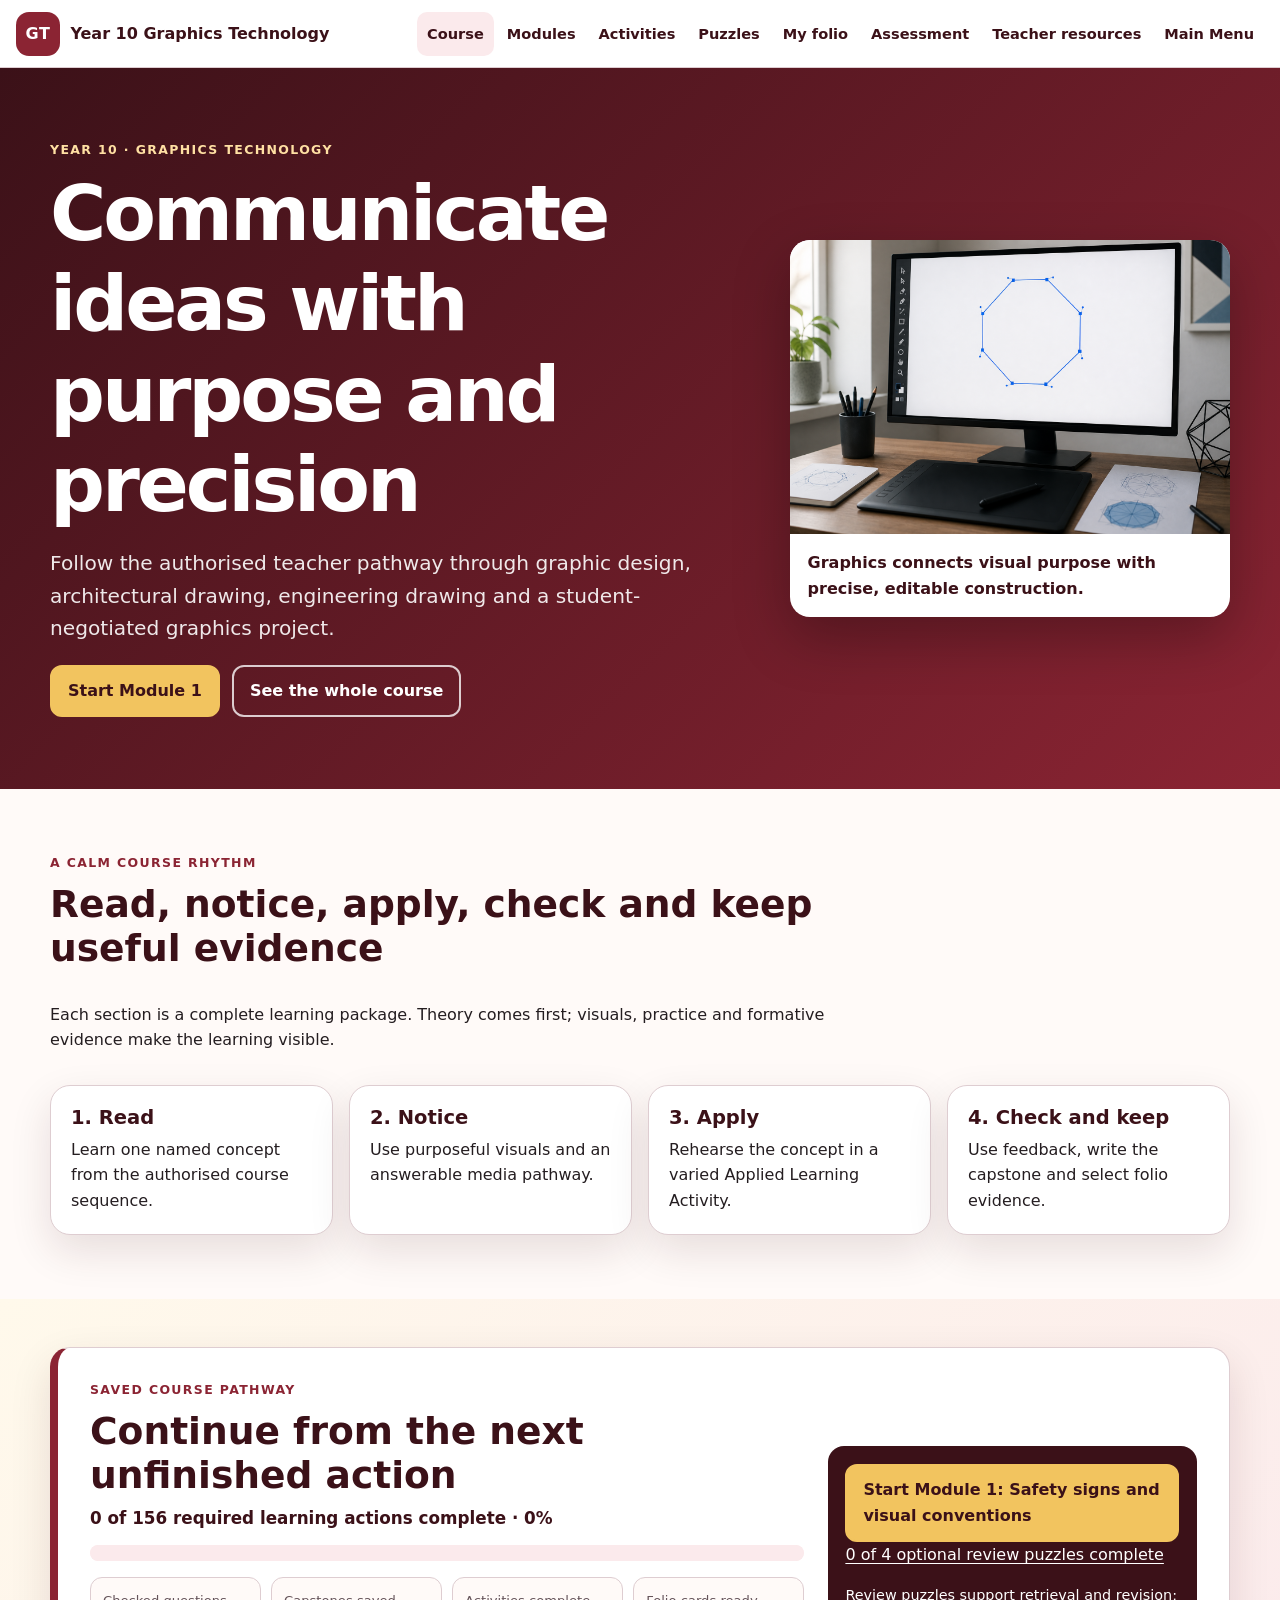
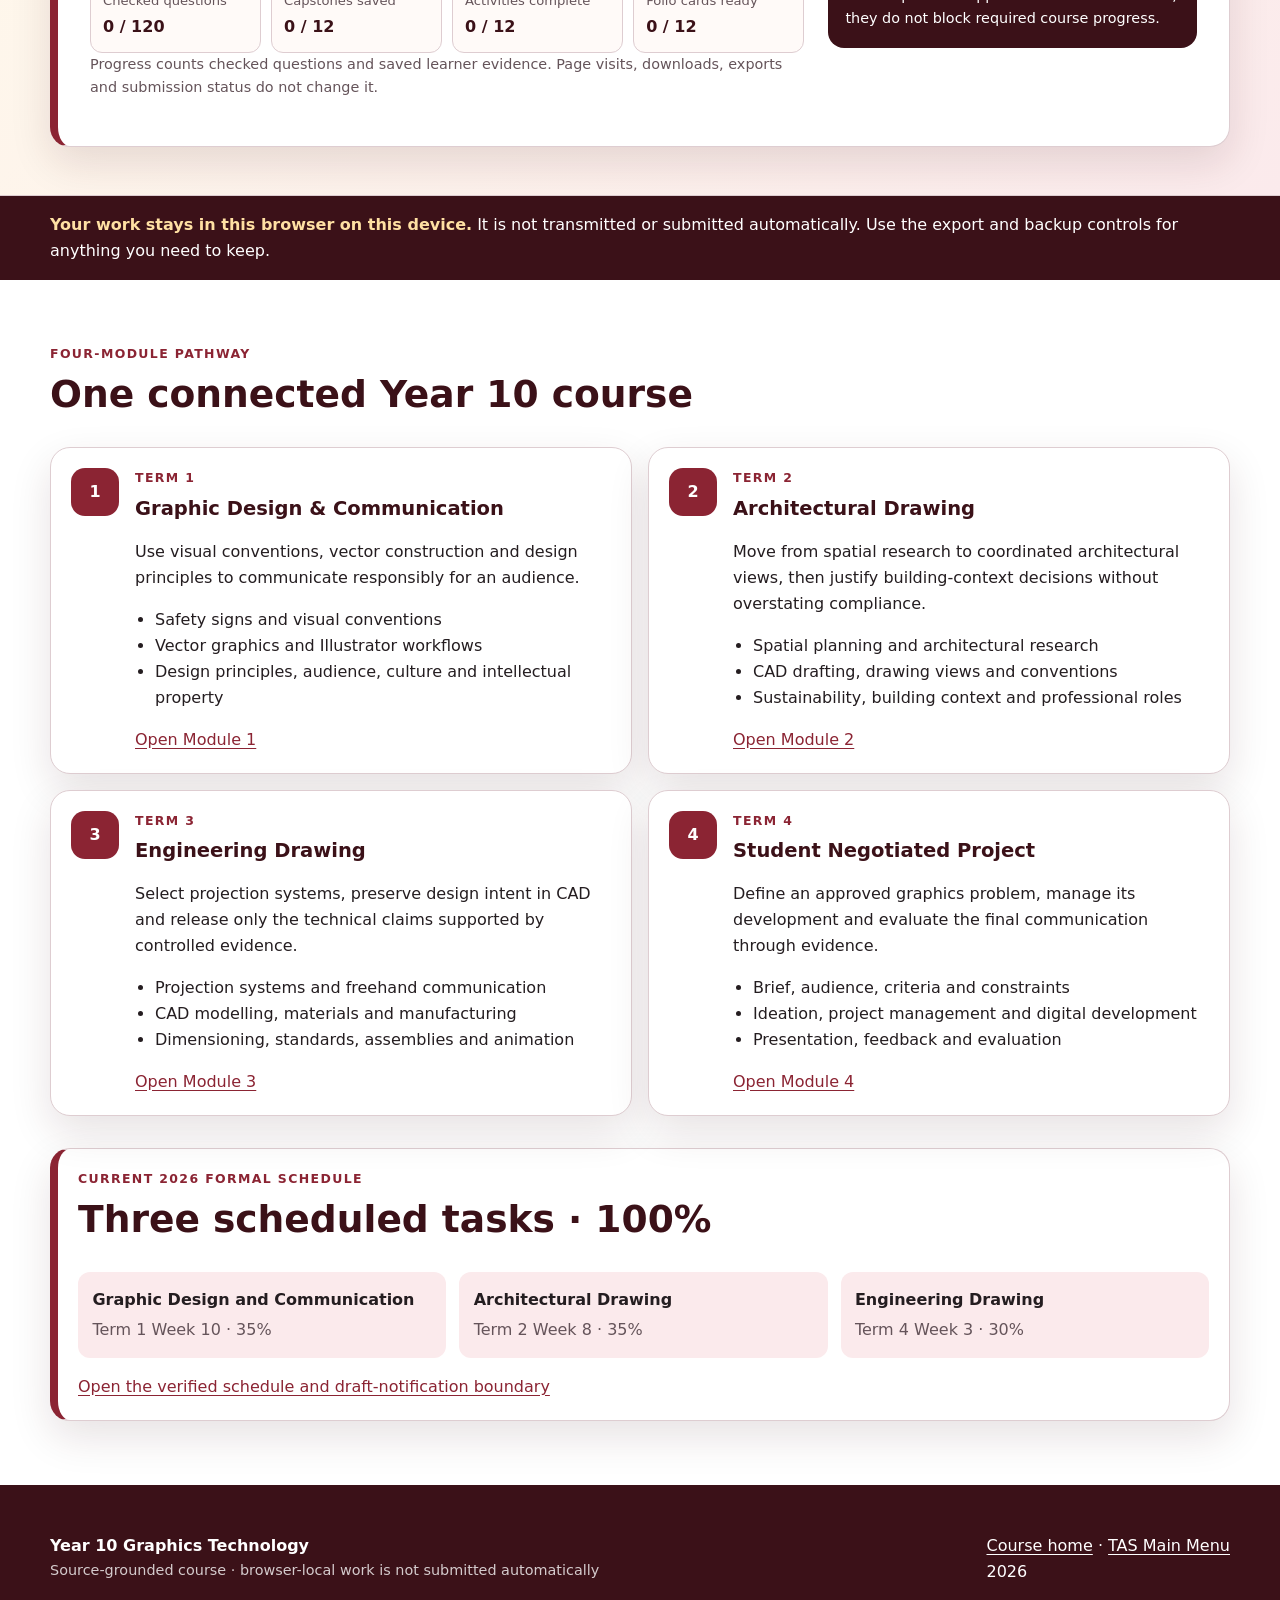
<file: index.html>
<!doctype html>
<html lang="en-AU"><head><meta charset="utf-8"><meta name="viewport" content="width=device-width, initial-scale=1"><meta name="description" content="Source-grounded Year 10 Graphics Technology course."><title>Course | Year 10 Graphics Technology</title><link rel="stylesheet" href="styles.css"><link rel="stylesheet" href="course-progress.css"></head><body data-course-state="source-grounded-course"><a class="skip-link" href="#main">Skip to content</a><header class="course-family-nav screen-only"><div class="course-family-nav__inner"><a class="course-family-nav__brand" href="index.html"><span class="course-family-nav__mark" aria-hidden="true">GT</span><span>Year 10 Graphics Technology</span></a><nav class="course-family-nav__links" aria-label="Course navigation"><a aria-current="page" href="index.html">Course</a><a href="index.html#modules">Modules</a><a href="activities.html">Activities</a><a href="puzzles.html">Puzzles</a><a href="folio.html">My folio</a><a href="assessment.html">Assessment</a><a href="teacher-resources.html">Teacher resources</a><a href="https://stevencowell.github.io/Main-Page/">Main Menu</a></nav></div></header><main id="main"><section class="hero"><div class="wrap hero-inner"><div class="hero-copy"><p class="eyebrow">Year 10 · Graphics Technology</p><h1>Communicate ideas with purpose and precision</h1><p class="lede">Follow the authorised teacher pathway through graphic design, architectural drawing, engineering drawing and a student-negotiated graphics project.</p><div class="actions"><a class="button" href="modules/module-01.html">Start Module 1</a><a class="button secondary" href="#modules">See the whole course</a></div></div><figure class="hero-course-visual"><img src="assets/images/m01s02-vector-workstation-v2.png" alt="Graphic-design workstation showing controlled vector geometry."><figcaption>Graphics connects visual purpose with precise, editable construction.</figcaption></figure></div></section><section class="course-intro"><div class="wrap"><header class="course-intro__heading"><p class="eyebrow">A calm course rhythm</p><h2>Read, notice, apply, check and keep useful evidence</h2><p>Each section is a complete learning package. Theory comes first; visuals, practice and formative evidence make the learning visible.</p></header><div class="rhythm-grid"><article class="rhythm-card"><h3>1. Read</h3><p>Learn one named concept from the authorised course sequence.</p></article><article class="rhythm-card"><h3>2. Notice</h3><p>Use purposeful visuals and an answerable media pathway.</p></article><article class="rhythm-card"><h3>3. Apply</h3><p>Rehearse the concept in a varied Applied Learning Activity.</p></article><article class="rhythm-card"><h3>4. Check and keep</h3><p>Use feedback, write the capstone and select folio evidence.</p></article></div></div></section><section class="course-progress-section screen-only" aria-labelledby="course-progress-title"><div class="wrap"><article class="course-progress" data-course-progress data-course-complete="false"><div><p class="eyebrow">Saved course pathway</p><h2 id="course-progress-title">Continue from the next unfinished action</h2><p class="course-progress__summary" id="course-progress-summary" data-course-progress-summary aria-live="polite">0 of 156 required learning actions complete · 0%</p><progress data-course-progress-bar max="156" value="0" aria-label="Whole-course learning progress" aria-describedby="course-progress-summary">0%</progress><ul class="course-progress__breakdown" aria-label="Progress by evidence type"><li><span>Checked questions</span><strong data-progress-value="checked-mcqs">0 / 120</strong></li><li><span>Capstones saved</span><strong data-progress-value="capstones">0 / 12</strong></li><li><span>Activities complete</span><strong data-progress-value="activities">0 / 12</strong></li><li><span>Folio cards ready</span><strong data-progress-value="folio-cards">0 / 12</strong></li></ul><p class="fine">Progress counts checked questions and saved learner evidence. Page visits, downloads, exports and submission status do not change it.</p></div><div class="course-progress__action"><a class="button" data-course-resume data-course-resume-target="m01s01-check" href="modules/module-01.html#m01s01-check">Start Module 1: Safety signs and visual conventions</a><p><a href="puzzles.html" data-optional-puzzle-status>0 of 4 optional review puzzles complete</a></p><p class="fine">Review puzzles support retrieval and revision; they do not block required course progress.</p></div></article></div></section><section class="save-note"><div class="wrap"><strong>Your work stays in this browser on this device.</strong> It is not transmitted or submitted automatically. Use the export and backup controls for anything you need to keep.</div></section><section class="module-pathway" id="modules"><div class="wrap"><p class="eyebrow">Four-module pathway</p><h2>One connected Year 10 course</h2><div class="module-grid"><article class="module-card"><span class="module-number" aria-hidden="true">1</span><div><p class="eyebrow">Term 1</p><h3>Graphic Design &amp; Communication</h3><p>Use visual conventions, vector construction and design principles to communicate responsibly for an audience.</p><ul><li>Safety signs and visual conventions</li><li>Vector graphics and Illustrator workflows</li><li>Design principles, audience, culture and intellectual property</li></ul><a href="modules/module-01.html">Open Module 1</a></div></article><article class="module-card"><span class="module-number" aria-hidden="true">2</span><div><p class="eyebrow">Term 2</p><h3>Architectural Drawing</h3><p>Move from spatial research to coordinated architectural views, then justify building-context decisions without overstating compliance.</p><ul><li>Spatial planning and architectural research</li><li>CAD drafting, drawing views and conventions</li><li>Sustainability, building context and professional roles</li></ul><a href="modules/module-02.html">Open Module 2</a></div></article><article class="module-card"><span class="module-number" aria-hidden="true">3</span><div><p class="eyebrow">Term 3</p><h3>Engineering Drawing</h3><p>Select projection systems, preserve design intent in CAD and release only the technical claims supported by controlled evidence.</p><ul><li>Projection systems and freehand communication</li><li>CAD modelling, materials and manufacturing</li><li>Dimensioning, standards, assemblies and animation</li></ul><a href="modules/module-03.html">Open Module 3</a></div></article><article class="module-card"><span class="module-number" aria-hidden="true">4</span><div><p class="eyebrow">Term 4</p><h3>Student Negotiated Project</h3><p>Define an approved graphics problem, manage its development and evaluate the final communication through evidence.</p><ul><li>Brief, audience, criteria and constraints</li><li>Ideation, project management and digital development</li><li>Presentation, feedback and evaluation</li></ul><a href="modules/module-04.html">Open Module 4</a></div></article></div><aside class="assessment-snapshot card"><p class="eyebrow">Current 2026 formal schedule</p><h2>Three scheduled tasks · 100%</h2><div class="schedule-cards"><div><strong>Graphic Design and Communication</strong><span>Term 1 Week 10 · 35%</span></div><div><strong>Architectural Drawing</strong><span>Term 2 Week 8 · 35%</span></div><div><strong>Engineering Drawing</strong><span>Term 4 Week 3 · 30%</span></div></div><a href="assessment.html">Open the verified schedule and draft-notification boundary</a></aside></div></section></main><footer class="footer"><div class="wrap footer-grid"><div><strong>Year 10 Graphics Technology</strong><p class="fine">Source-grounded course · browser-local work is not submitted automatically</p></div><p><a href="index.html">Course home</a> · <a href="https://stevencowell.github.io/Main-Page/">TAS Main Menu</a><br><span data-year></span></p></div></footer><script src="course-data.js"></script><script src="shared.js"></script><script src="site-runtime.js"></script><script src="course-progress.js"></script></body></html>
</file>
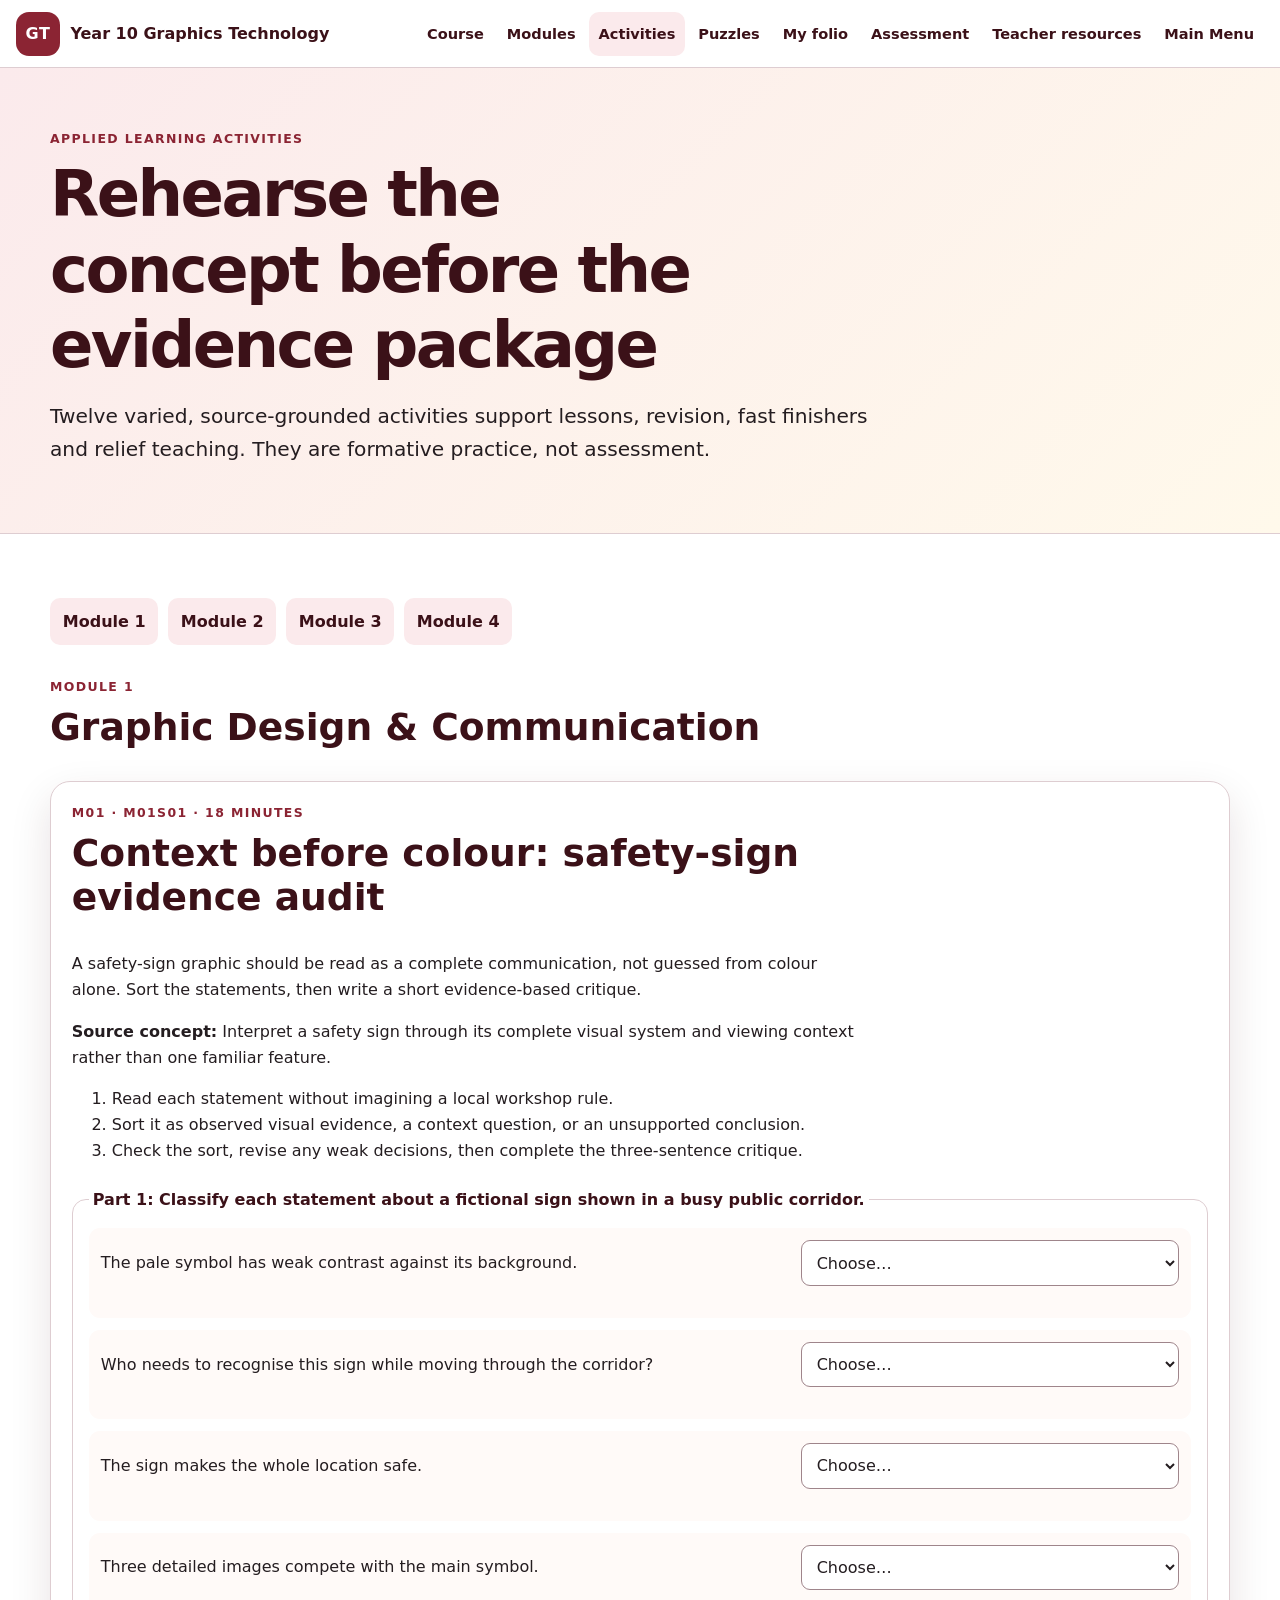
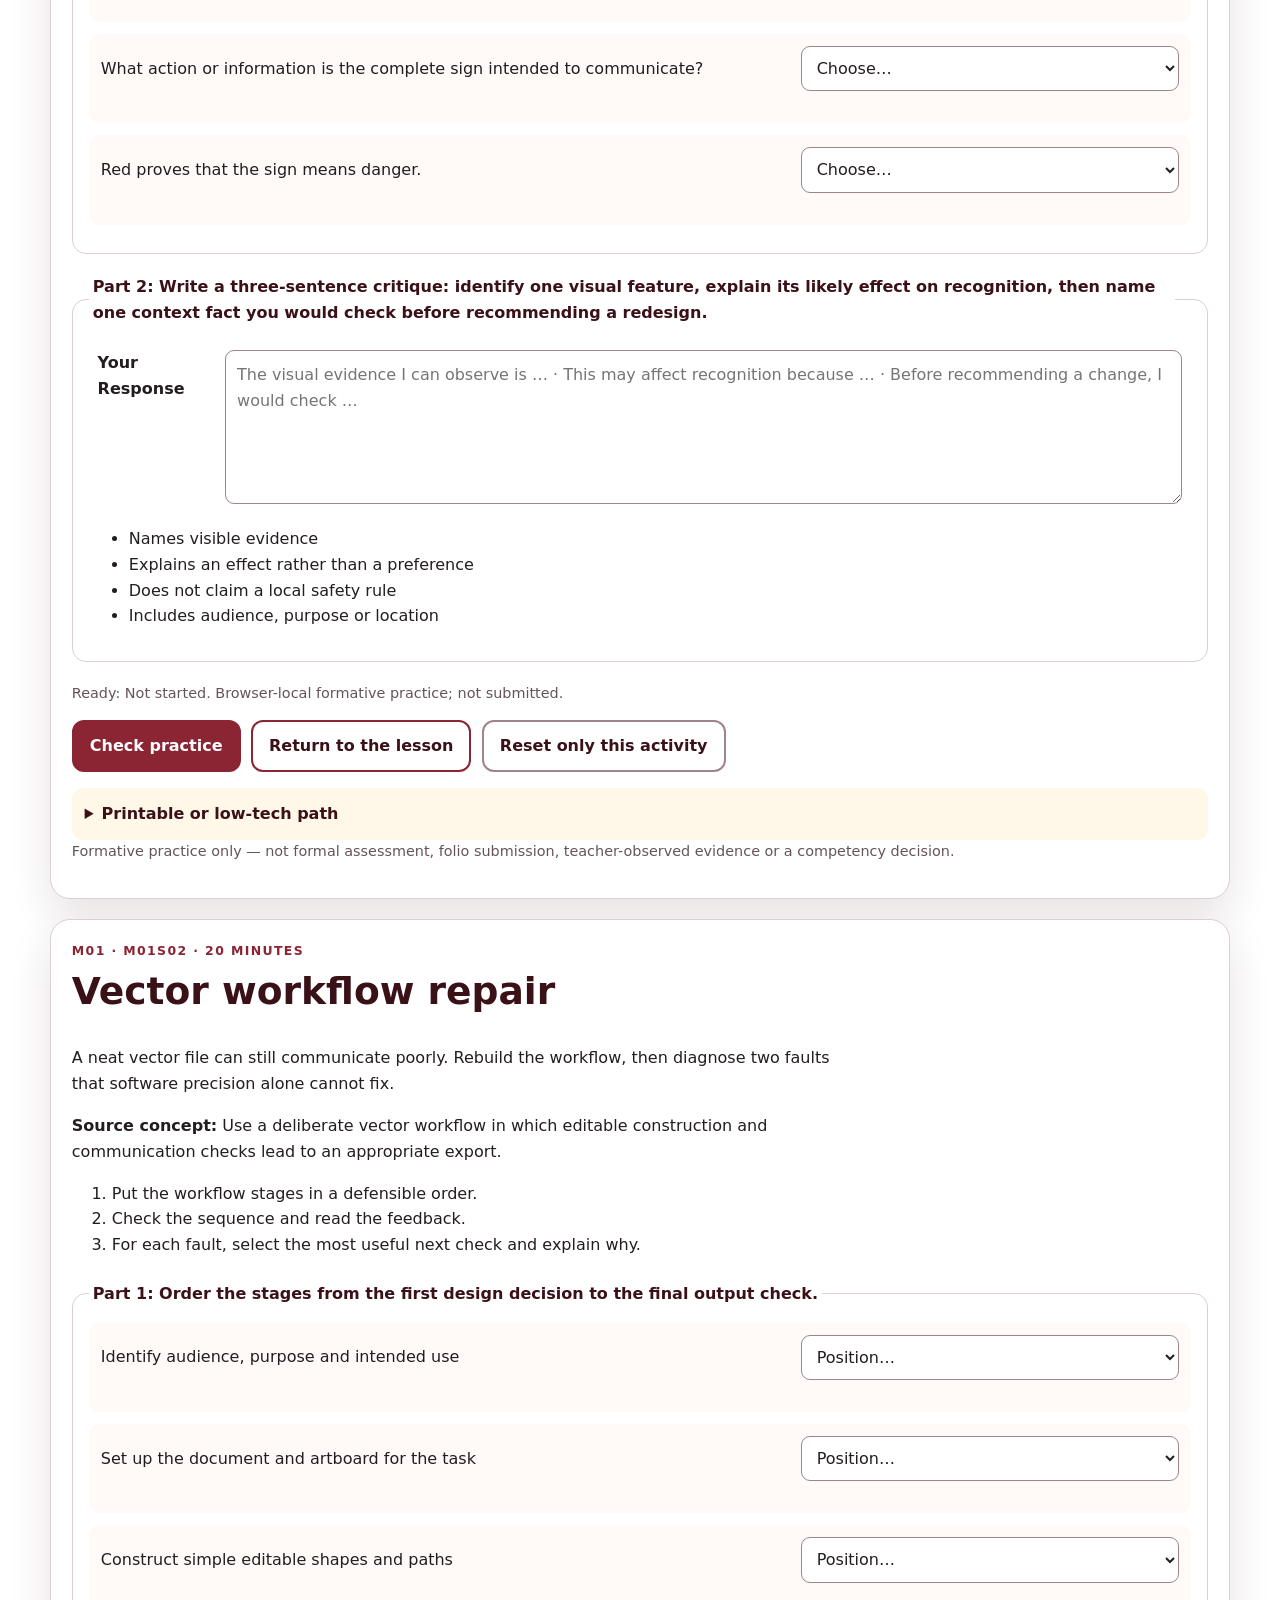
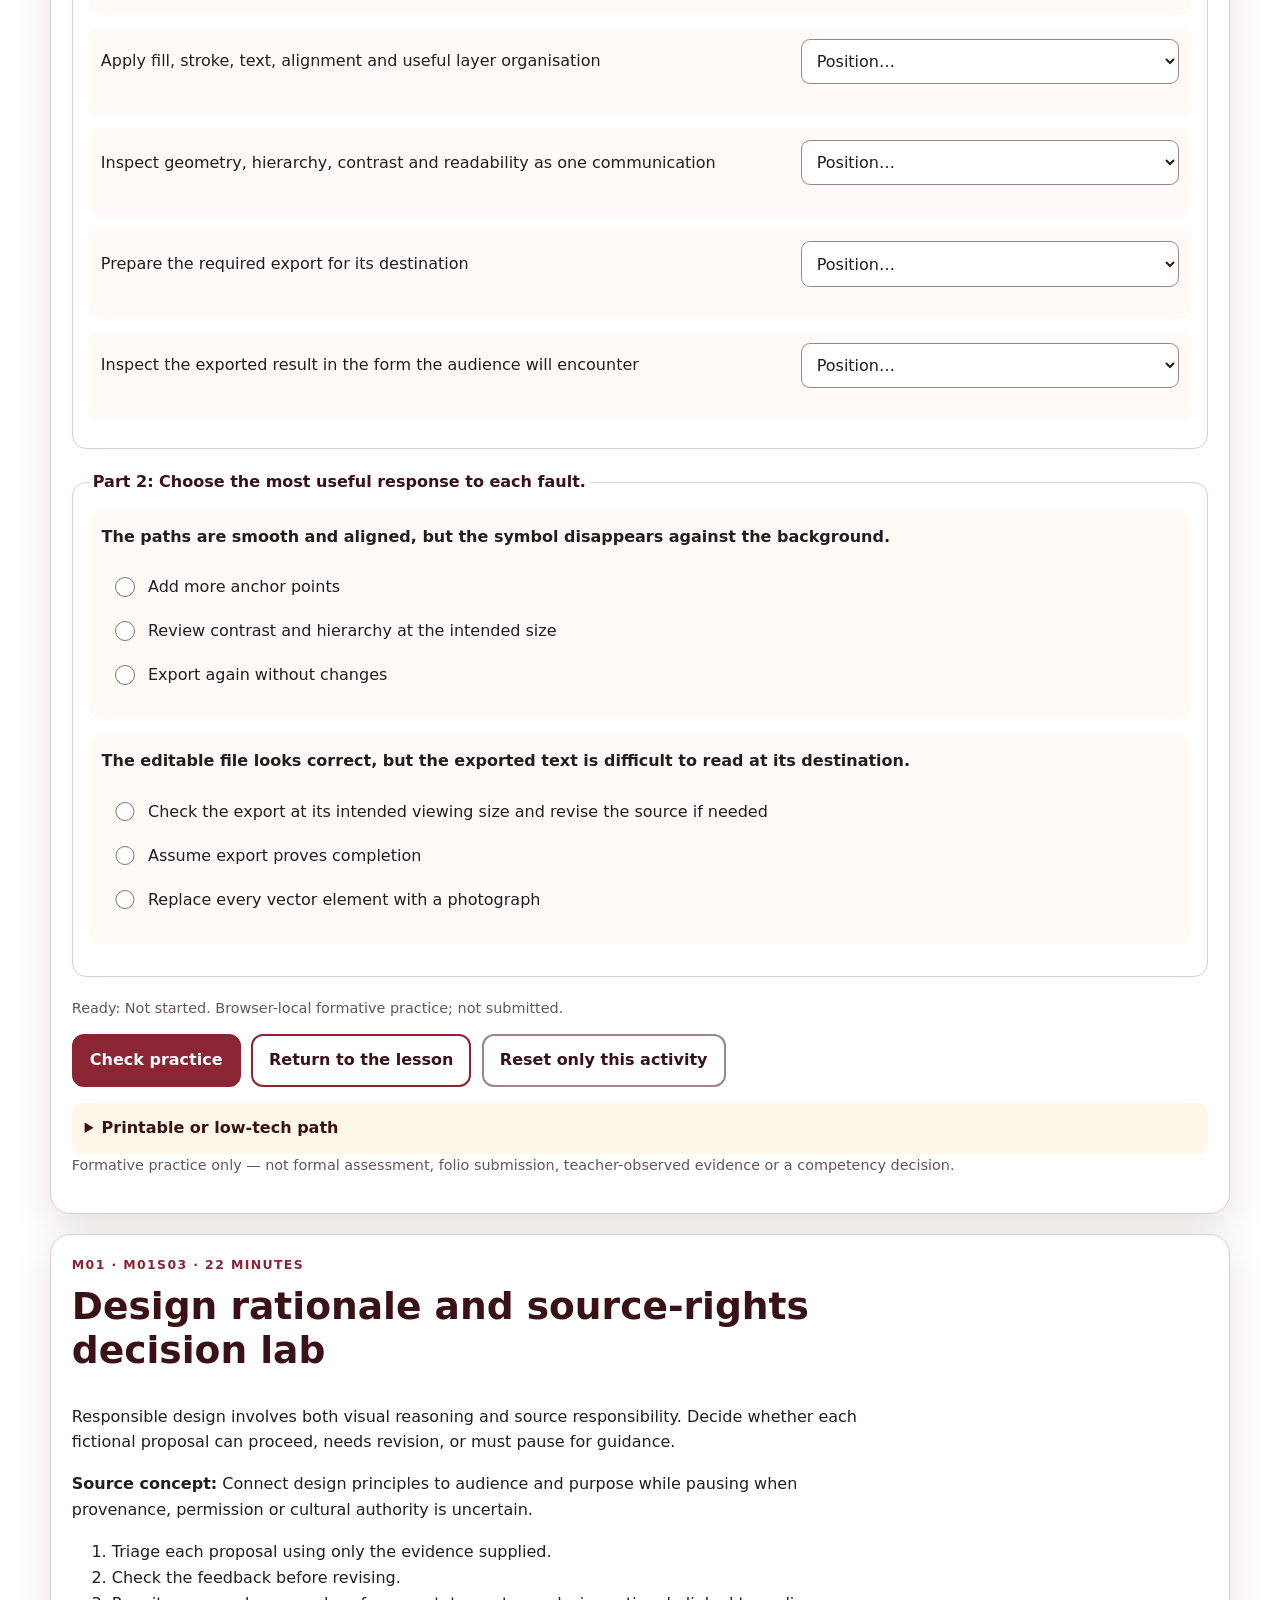
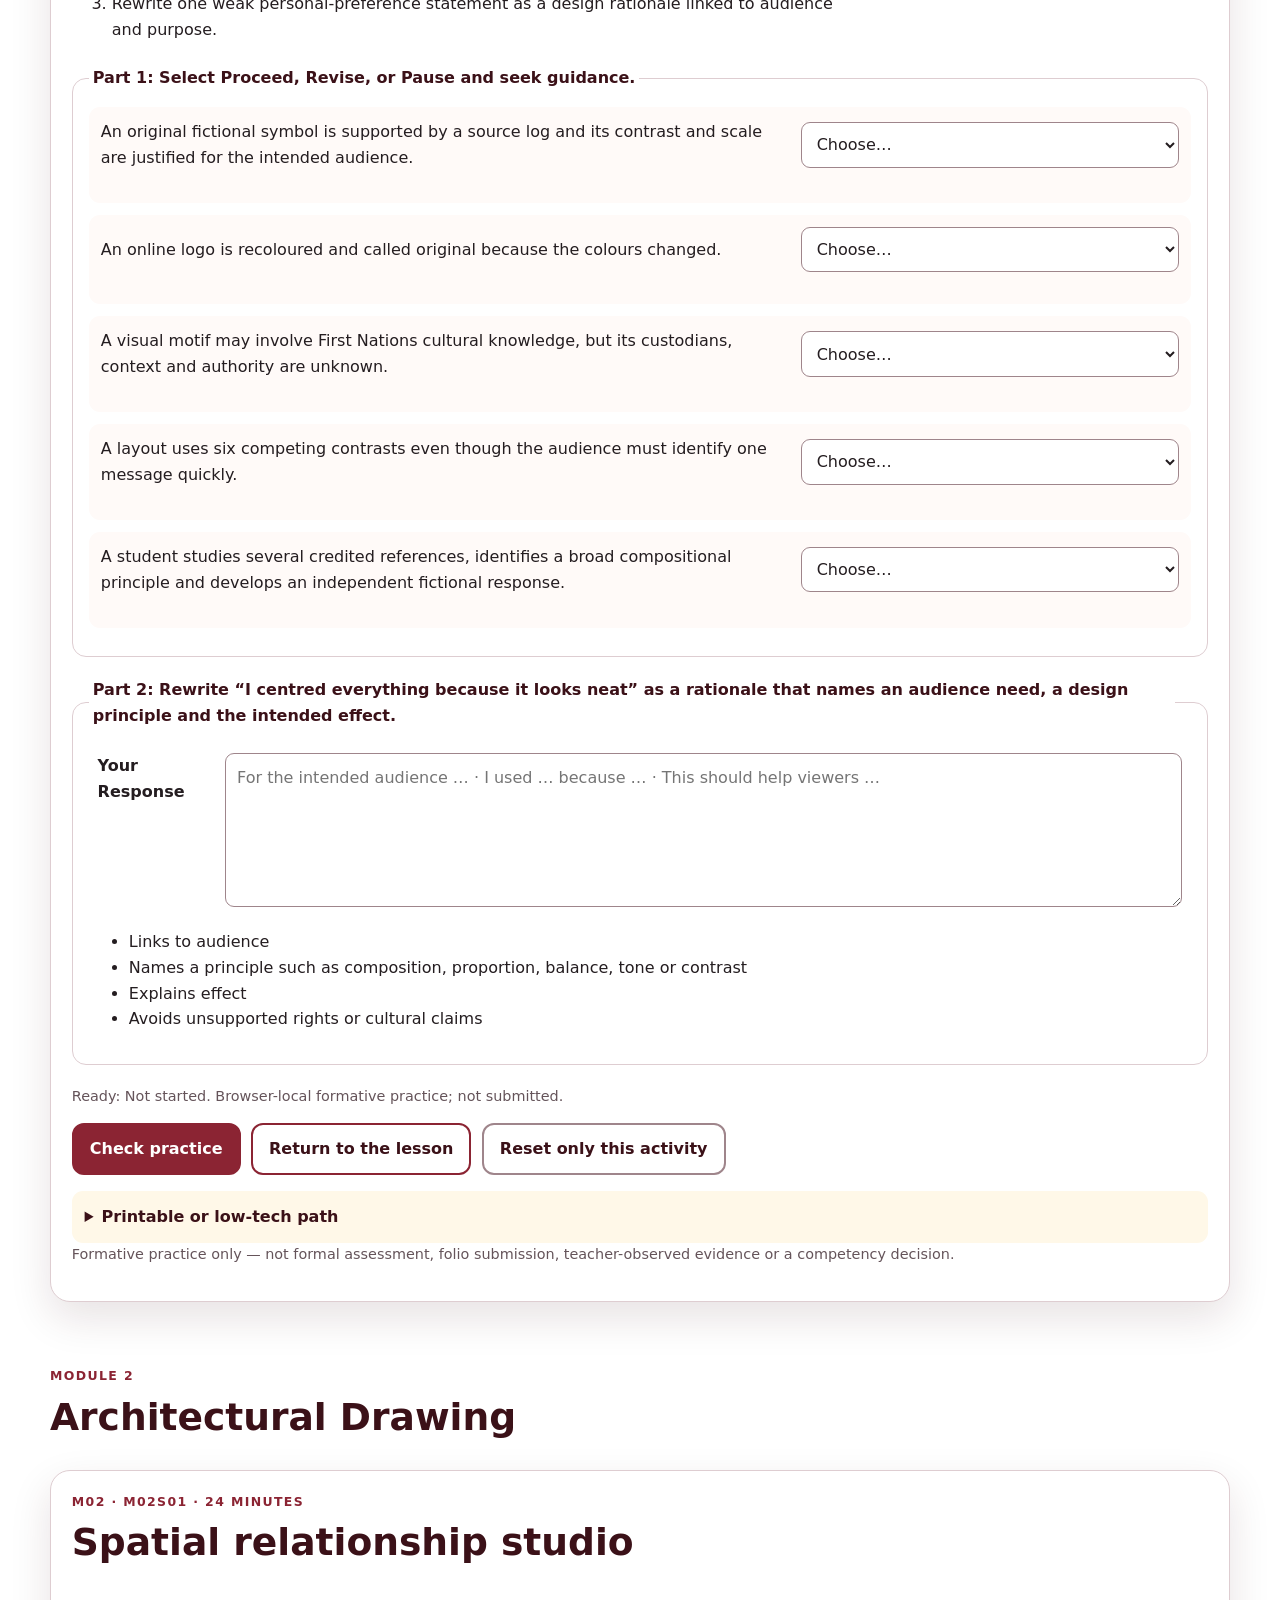
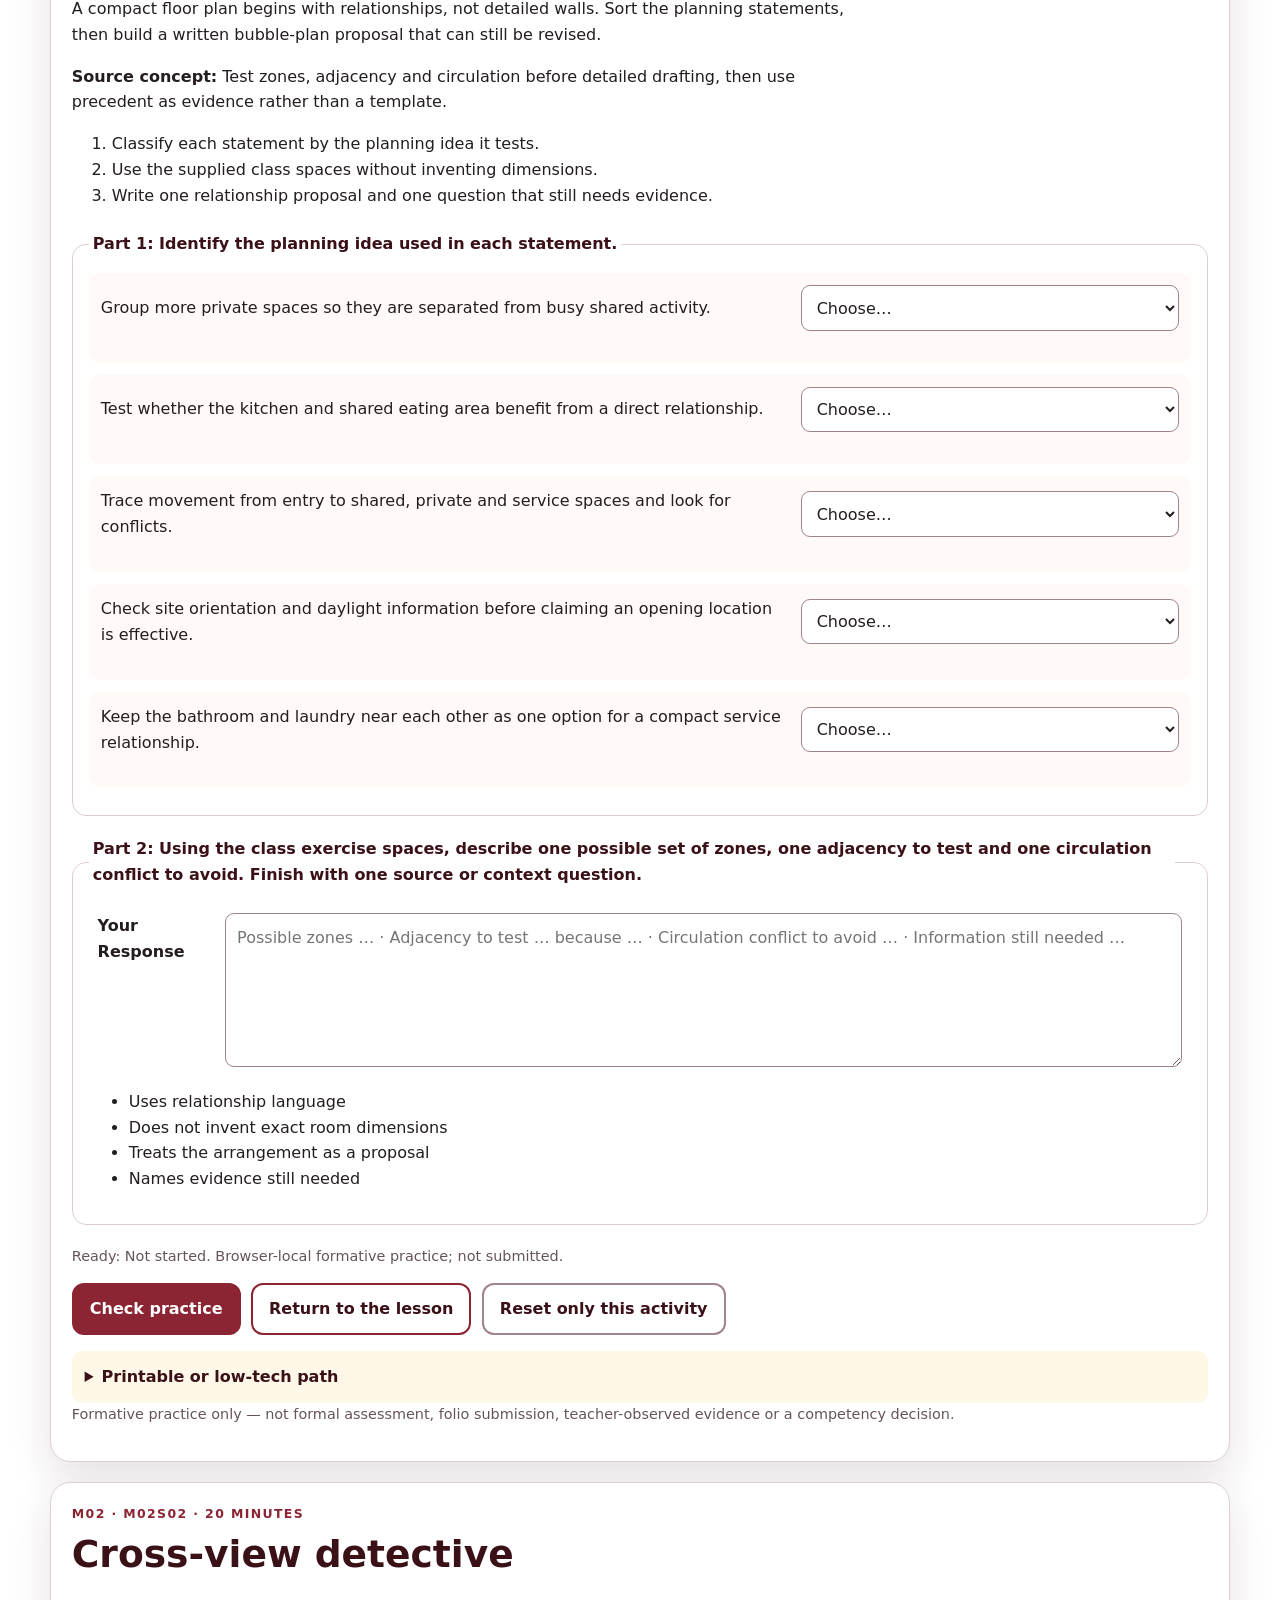
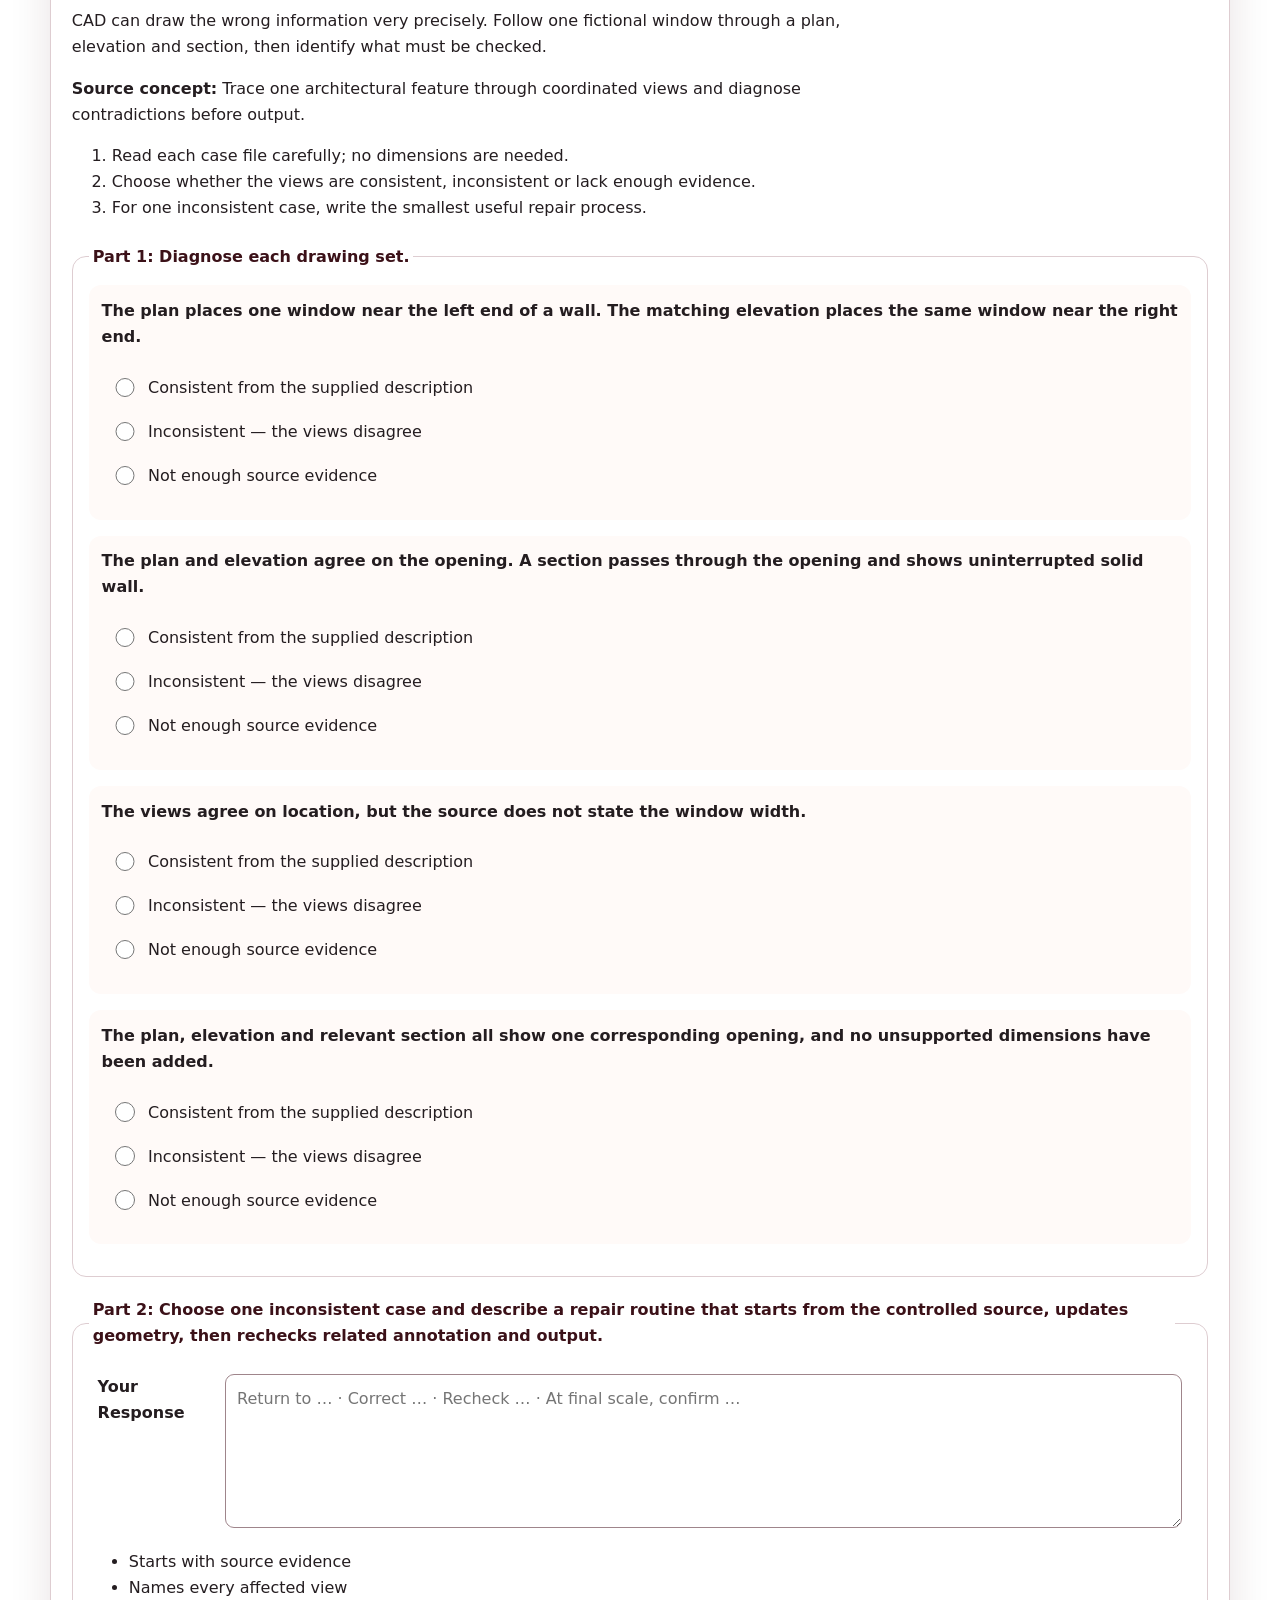
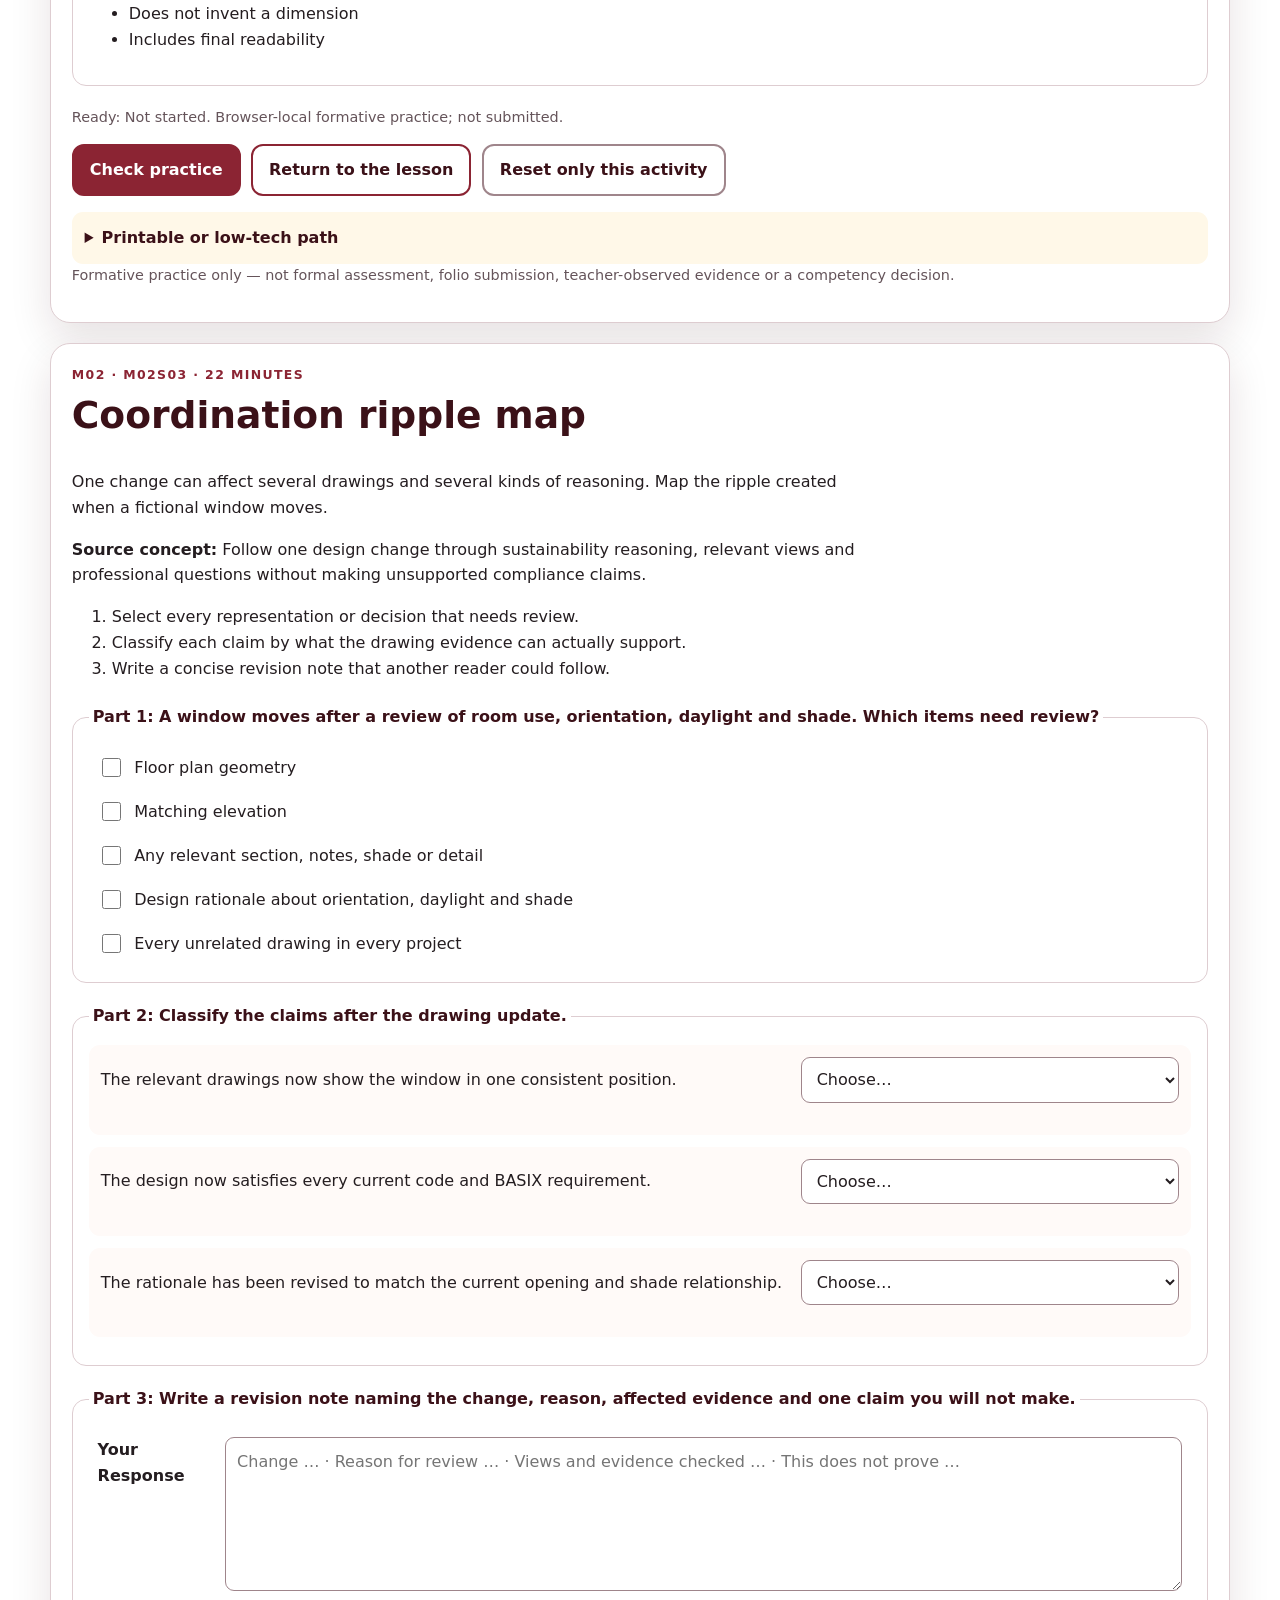
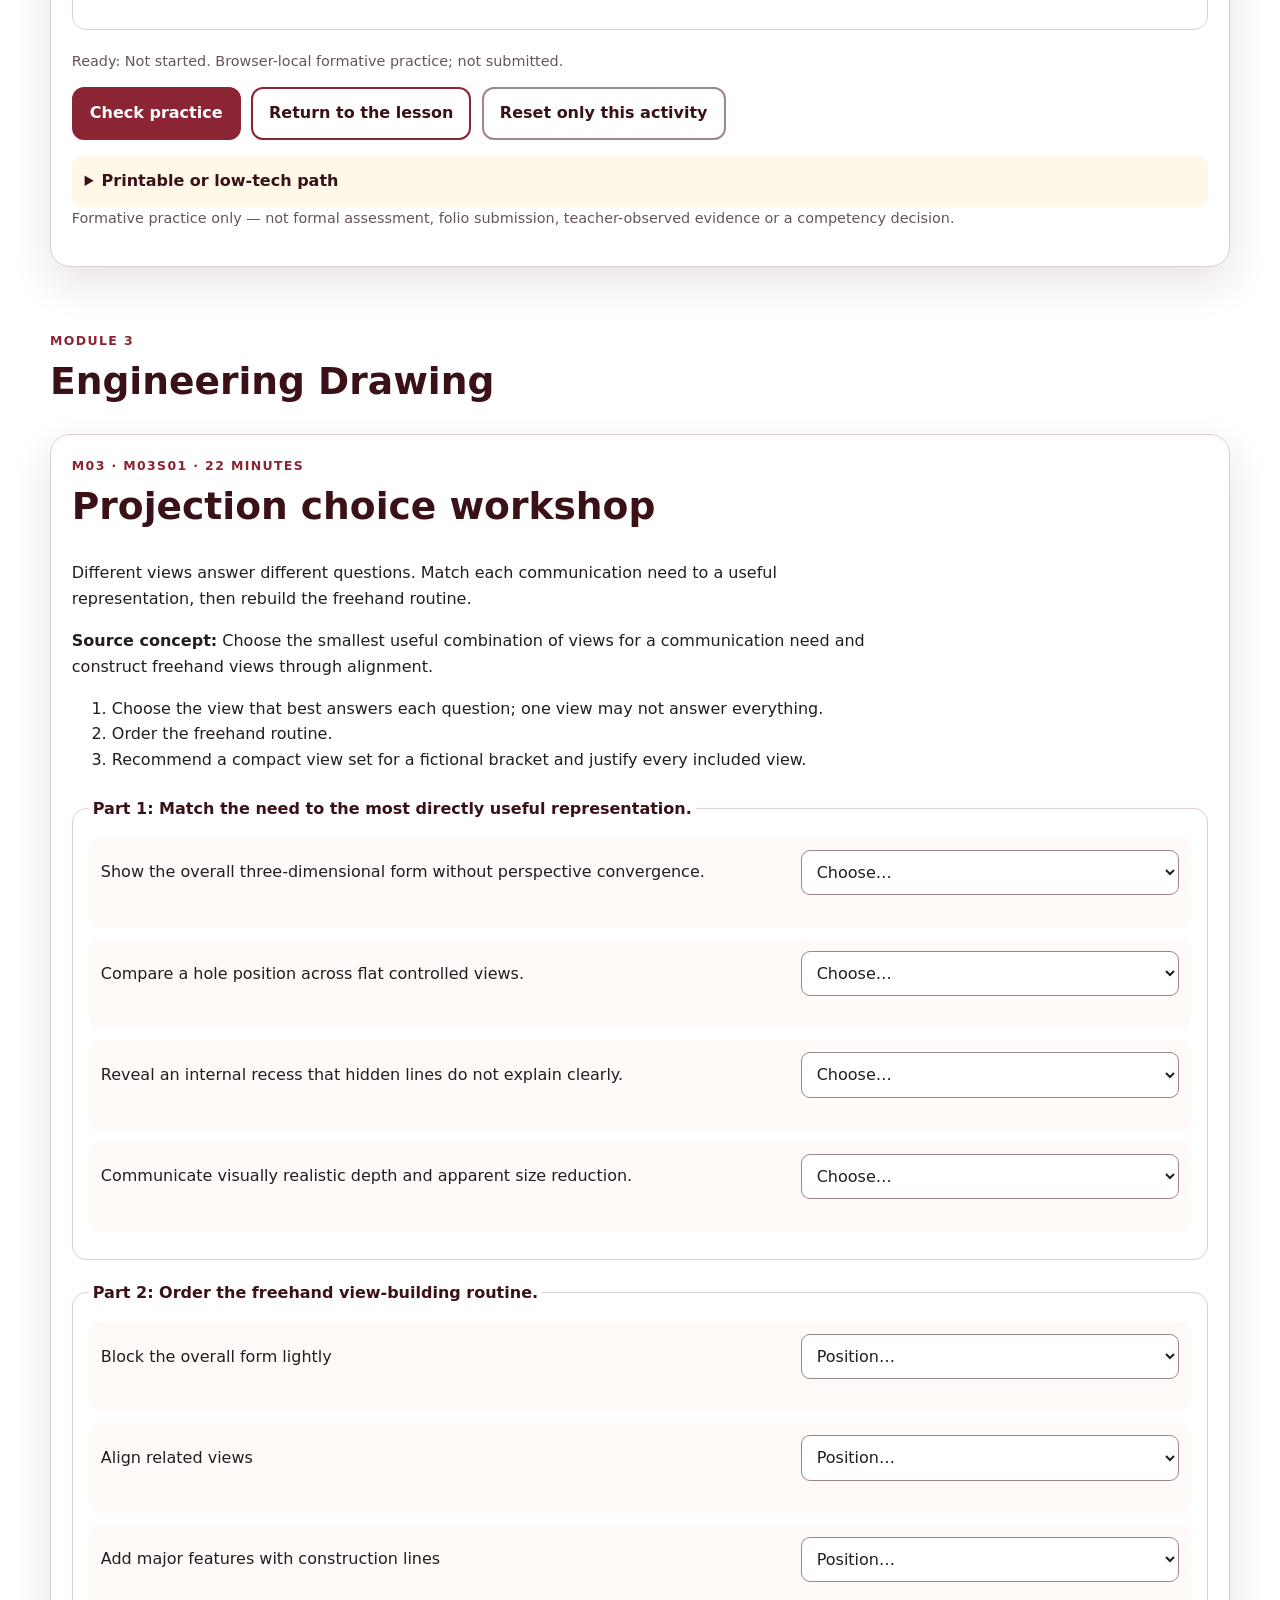
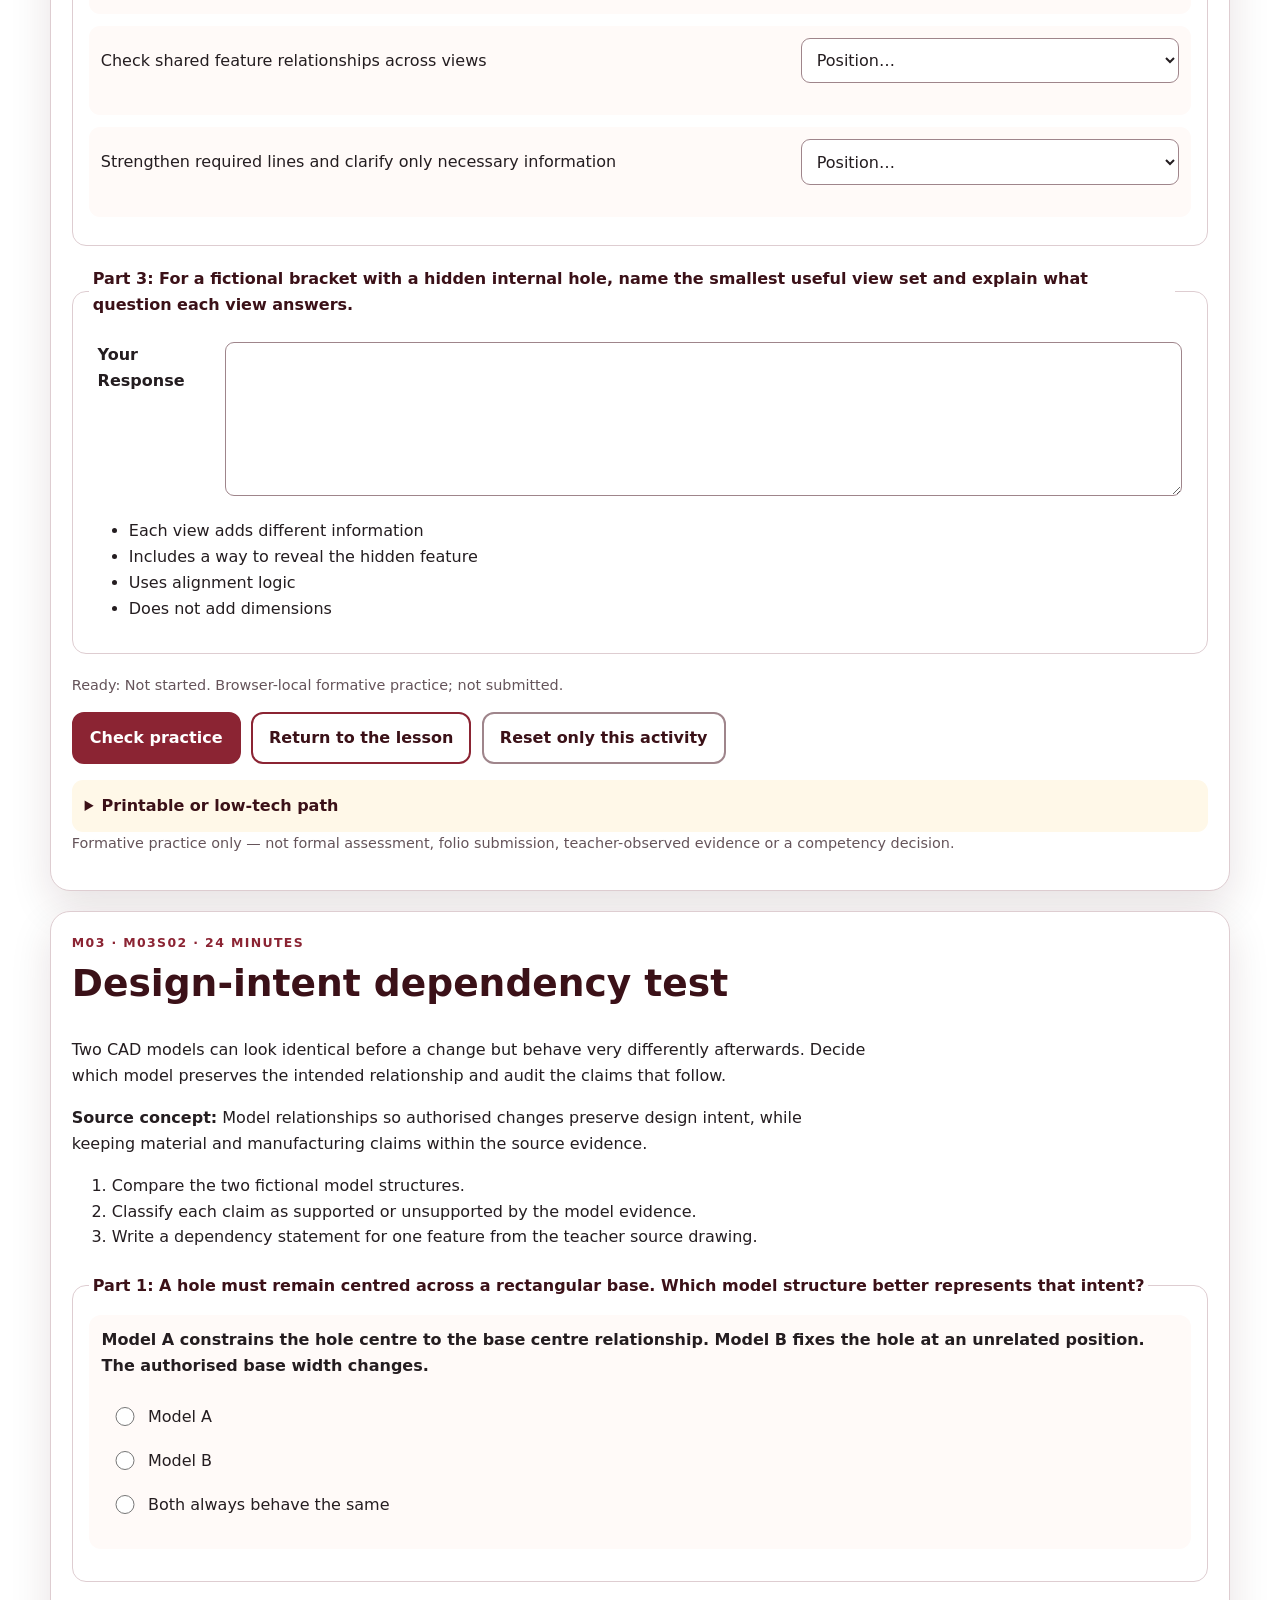
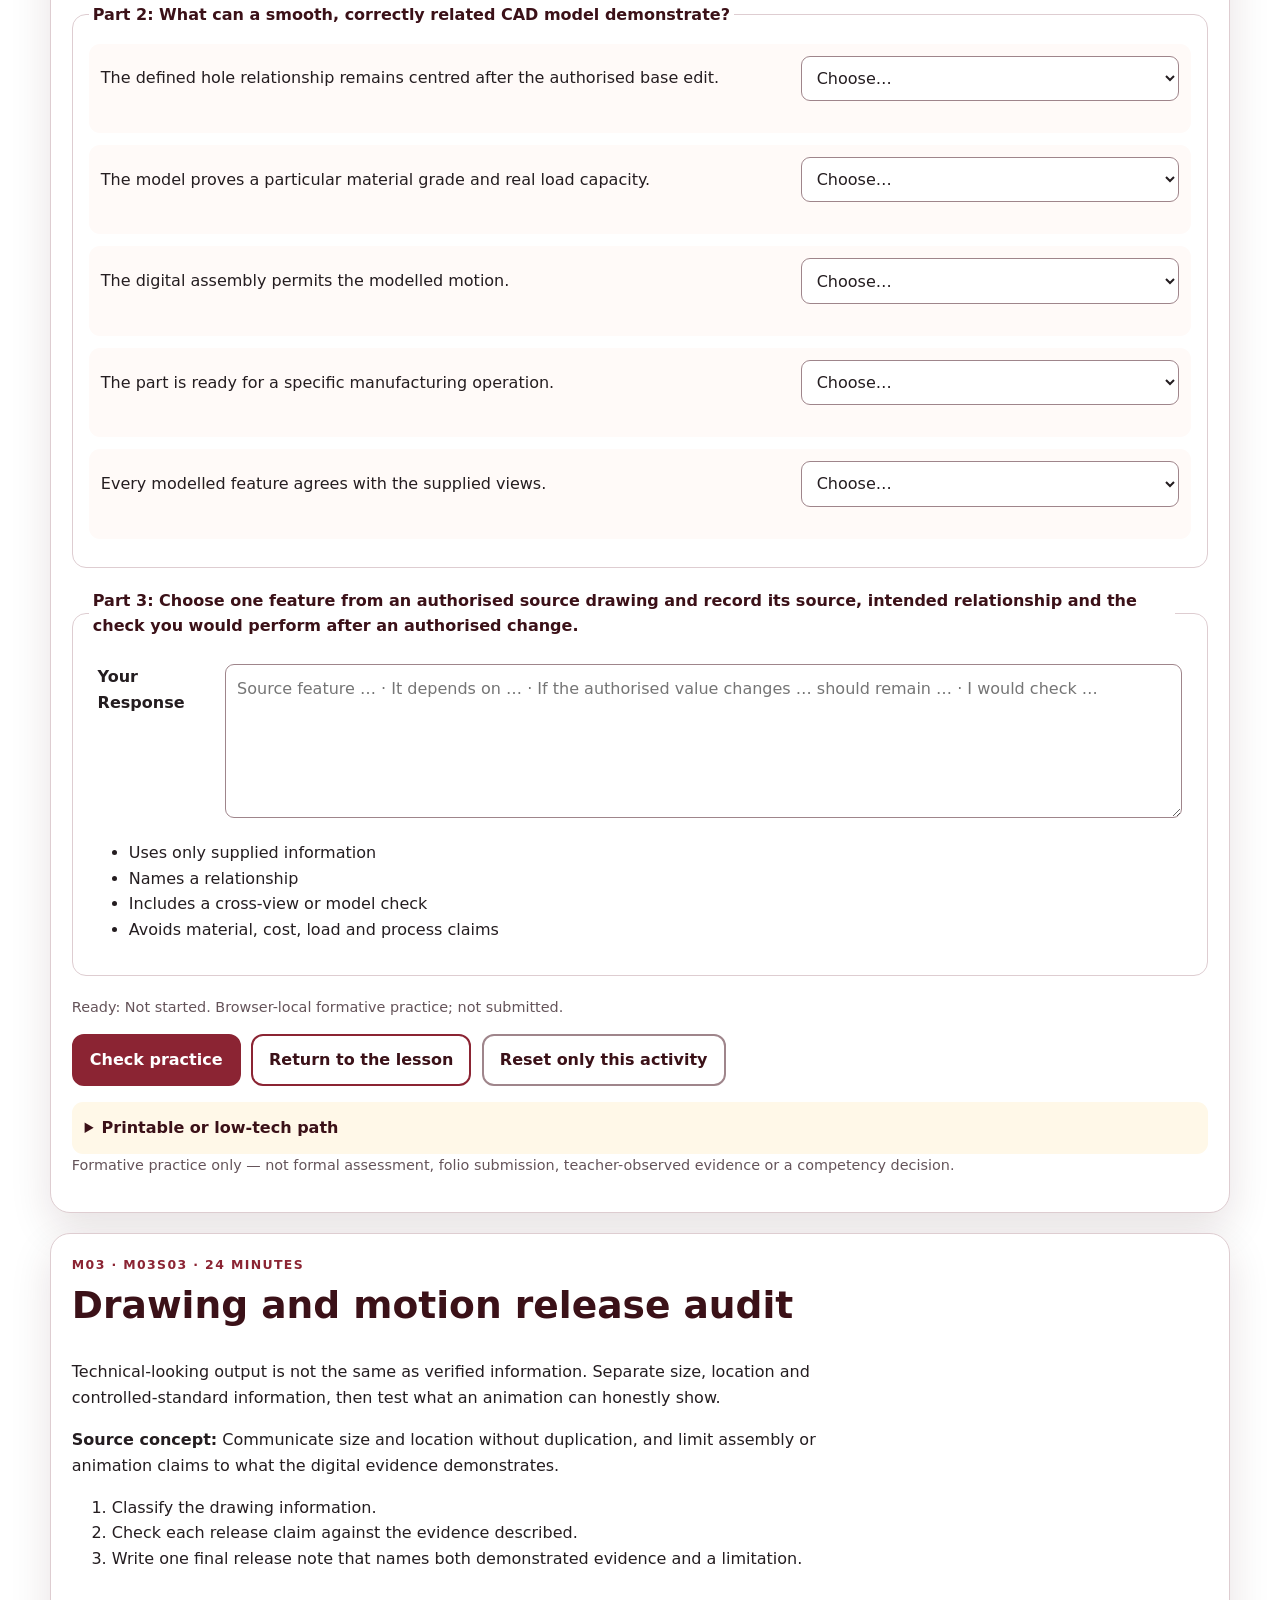
<file: activities.html>
<!doctype html>
<html lang="en-AU"><head><meta charset="utf-8"><meta name="viewport" content="width=device-width, initial-scale=1"><meta name="description" content="Twelve Applied Learning Activities for Year 10 Graphics Technology."><title>Activities | Year 10 Graphics Technology</title><link rel="stylesheet" href="styles.css"><link rel="stylesheet" href="course-progress.css"></head><body data-course-state="source-grounded-course"><a class="skip-link" href="#main">Skip to content</a><header class="course-family-nav screen-only"><div class="course-family-nav__inner"><a class="course-family-nav__brand" href="index.html"><span class="course-family-nav__mark" aria-hidden="true">GT</span><span>Year 10 Graphics Technology</span></a><nav class="course-family-nav__links" aria-label="Course navigation"><a href="index.html">Course</a><a href="index.html#modules">Modules</a><a aria-current="page" href="activities.html">Activities</a><a href="puzzles.html">Puzzles</a><a href="folio.html">My folio</a><a href="assessment.html">Assessment</a><a href="teacher-resources.html">Teacher resources</a><a href="https://stevencowell.github.io/Main-Page/">Main Menu</a></nav></div></header><main id="main"><section class="page-hero"><div class="wrap"><p class="eyebrow">Applied Learning Activities</p><h1>Rehearse the concept before the evidence package</h1><p class="lede">Twelve varied, source-grounded activities support lessons, revision, fast finishers and relief teaching. They are formative practice, not assessment.</p></div></section><section class="route-section"><div class="wrap"><nav class="jump-list" aria-label="Activity modules"><a href="#activities-m01">Module 1</a><a href="#activities-m02">Module 2</a><a href="#activities-m03">Module 3</a><a href="#activities-m04">Module 4</a></nav><section class="bank-group" id="activities-m01"><header><p class="eyebrow">Module 1</p><h2>Graphic Design &amp; Communication</h2></header><article class="practice-card" id="ala-m01s01-context-before-colour-v1" data-practice-card data-record-kind="activity" data-record-id="ala-m01s01-context-before-colour-v1" data-storage-key="tas:year10-graphics:v1:activity:ala-m01s01-context-before-colour-v1"><header><p class="eyebrow">M01 · M01S01 · 18 minutes</p><h2>Context before colour: safety-sign evidence audit</h2><p>A safety-sign graphic should be read as a complete communication, not guessed from colour alone. Sort the statements, then write a short evidence-based critique.</p><p><strong>Source concept:</strong> Interpret a safety sign through its complete visual system and viewing context rather than one familiar feature.</p></header><ol class="instruction-list"><li>Read each statement without imagining a local workshop rule.</li><li>Sort it as observed visual evidence, a context question, or an unsupported conclusion.</li><li>Check the sort, revise any weak decisions, then complete the three-sentence critique.</li></ol><fieldset class="practice-stage"><legend>Part 1: Classify each statement about a fictional sign shown in a busy public corridor.</legend><label class="practice-row"><span>The pale symbol has weak contrast against its background.</span><select data-practice-input data-checkable data-expected="observed" data-feedback="This describes a visible relationship between elements." name="m01s01-sort-s1"><option value="">Choose…</option><option value="observed">Observed visual evidence</option><option value="question">Context question</option><option value="unsupported">Unsupported conclusion</option></select><span class="inline-feedback" data-inline-feedback></span></label><label class="practice-row"><span>Who needs to recognise this sign while moving through the corridor?</span><select data-practice-input data-checkable data-expected="question" data-feedback="Audience and viewing conditions must be established from context." name="m01s01-sort-s2"><option value="">Choose…</option><option value="observed">Observed visual evidence</option><option value="question">Context question</option><option value="unsupported">Unsupported conclusion</option></select><span class="inline-feedback" data-inline-feedback></span></label><label class="practice-row"><span>The sign makes the whole location safe.</span><select data-practice-input data-checkable data-expected="unsupported" data-feedback="A sign communicates information; it does not replace other risk controls." name="m01s01-sort-s3"><option value="">Choose…</option><option value="observed">Observed visual evidence</option><option value="question">Context question</option><option value="unsupported">Unsupported conclusion</option></select><span class="inline-feedback" data-inline-feedback></span></label><label class="practice-row"><span>Three detailed images compete with the main symbol.</span><select data-practice-input data-checkable data-expected="observed" data-feedback="This is evidence about hierarchy and unnecessary detail." name="m01s01-sort-s4"><option value="">Choose…</option><option value="observed">Observed visual evidence</option><option value="question">Context question</option><option value="unsupported">Unsupported conclusion</option></select><span class="inline-feedback" data-inline-feedback></span></label><label class="practice-row"><span>What action or information is the complete sign intended to communicate?</span><select data-practice-input data-checkable data-expected="question" data-feedback="Purpose should be established before judging the graphic." name="m01s01-sort-s5"><option value="">Choose…</option><option value="observed">Observed visual evidence</option><option value="question">Context question</option><option value="unsupported">Unsupported conclusion</option></select><span class="inline-feedback" data-inline-feedback></span></label><label class="practice-row"><span>Red proves that the sign means danger.</span><select data-practice-input data-checkable data-expected="unsupported" data-feedback="Colour must be interpreted with shape, symbol, wording, purpose and context." name="m01s01-sort-s6"><option value="">Choose…</option><option value="observed">Observed visual evidence</option><option value="question">Context question</option><option value="unsupported">Unsupported conclusion</option></select><span class="inline-feedback" data-inline-feedback></span></label></fieldset><fieldset class="practice-stage"><legend>Part 2: Write a three-sentence critique: identify one visual feature, explain its likely effect on recognition, then name one context fact you would check before recommending a redesign.</legend><label class="response-field"><strong>Your response</strong><textarea data-practice-input data-authentic name="m01s01-critique-response" rows="5" placeholder="The visual evidence I can observe is … · This may affect recognition because … · Before recommending a change, I would check …"></textarea></label><ul class="self-check"><li>Names visible evidence</li><li>Explains an effect rather than a preference</li><li>Does not claim a local safety rule</li><li>Includes audience, purpose or location</li></ul></fieldset><p class="practice-status" role="status" aria-live="polite" data-practice-status>Not started</p><div class="practice-actions screen-only"><button class="button" type="button" data-check-practice>Check practice</button><a class="button secondary" href="modules/module-01.html#m01s01-context-check">Return to the lesson</a><button class="button quiet" type="button" data-reset-practice>Reset only this activity</button></div><details class="low-tech"><summary>Printable or low-tech path</summary><p>Place the six statements under three headings, then complete the critique scaffold. Keep the final three headings visible when printing.</p></details><p class="fine">Formative practice only — not formal assessment, folio submission, teacher-observed evidence or a competency decision.</p></article><article class="practice-card" id="ala-m01s02-vector-workflow-repair-v1" data-practice-card data-record-kind="activity" data-record-id="ala-m01s02-vector-workflow-repair-v1" data-storage-key="tas:year10-graphics:v1:activity:ala-m01s02-vector-workflow-repair-v1"><header><p class="eyebrow">M01 · M01S02 · 20 minutes</p><h2>Vector workflow repair</h2><p>A neat vector file can still communicate poorly. Rebuild the workflow, then diagnose two faults that software precision alone cannot fix.</p><p><strong>Source concept:</strong> Use a deliberate vector workflow in which editable construction and communication checks lead to an appropriate export.</p></header><ol class="instruction-list"><li>Put the workflow stages in a defensible order.</li><li>Check the sequence and read the feedback.</li><li>For each fault, select the most useful next check and explain why.</li></ol><fieldset class="practice-stage"><legend>Part 1: Order the stages from the first design decision to the final output check.</legend><label class="practice-row"><span>Identify audience, purpose and intended use</span><select data-practice-input data-checkable data-expected="1" data-feedback="The sequence protects design intent: software operations are checked against the communication job before and after export." name="m01s02-sequence-v1"><option value="">Position…</option><option value="1">1</option><option value="2">2</option><option value="3">3</option><option value="4">4</option><option value="5">5</option><option value="6">6</option><option value="7">7</option></select><span class="inline-feedback" data-inline-feedback></span></label><label class="practice-row"><span>Set up the document and artboard for the task</span><select data-practice-input data-checkable data-expected="2" data-feedback="The sequence protects design intent: software operations are checked against the communication job before and after export." name="m01s02-sequence-v2"><option value="">Position…</option><option value="1">1</option><option value="2">2</option><option value="3">3</option><option value="4">4</option><option value="5">5</option><option value="6">6</option><option value="7">7</option></select><span class="inline-feedback" data-inline-feedback></span></label><label class="practice-row"><span>Construct simple editable shapes and paths</span><select data-practice-input data-checkable data-expected="3" data-feedback="The sequence protects design intent: software operations are checked against the communication job before and after export." name="m01s02-sequence-v3"><option value="">Position…</option><option value="1">1</option><option value="2">2</option><option value="3">3</option><option value="4">4</option><option value="5">5</option><option value="6">6</option><option value="7">7</option></select><span class="inline-feedback" data-inline-feedback></span></label><label class="practice-row"><span>Apply fill, stroke, text, alignment and useful layer organisation</span><select data-practice-input data-checkable data-expected="4" data-feedback="The sequence protects design intent: software operations are checked against the communication job before and after export." name="m01s02-sequence-v4"><option value="">Position…</option><option value="1">1</option><option value="2">2</option><option value="3">3</option><option value="4">4</option><option value="5">5</option><option value="6">6</option><option value="7">7</option></select><span class="inline-feedback" data-inline-feedback></span></label><label class="practice-row"><span>Inspect geometry, hierarchy, contrast and readability as one communication</span><select data-practice-input data-checkable data-expected="5" data-feedback="The sequence protects design intent: software operations are checked against the communication job before and after export." name="m01s02-sequence-v5"><option value="">Position…</option><option value="1">1</option><option value="2">2</option><option value="3">3</option><option value="4">4</option><option value="5">5</option><option value="6">6</option><option value="7">7</option></select><span class="inline-feedback" data-inline-feedback></span></label><label class="practice-row"><span>Prepare the required export for its destination</span><select data-practice-input data-checkable data-expected="6" data-feedback="The sequence protects design intent: software operations are checked against the communication job before and after export." name="m01s02-sequence-v6"><option value="">Position…</option><option value="1">1</option><option value="2">2</option><option value="3">3</option><option value="4">4</option><option value="5">5</option><option value="6">6</option><option value="7">7</option></select><span class="inline-feedback" data-inline-feedback></span></label><label class="practice-row"><span>Inspect the exported result in the form the audience will encounter</span><select data-practice-input data-checkable data-expected="7" data-feedback="The sequence protects design intent: software operations are checked against the communication job before and after export." name="m01s02-sequence-v7"><option value="">Position…</option><option value="1">1</option><option value="2">2</option><option value="3">3</option><option value="4">4</option><option value="5">5</option><option value="6">6</option><option value="7">7</option></select><span class="inline-feedback" data-inline-feedback></span></label></fieldset><fieldset class="practice-stage"><legend>Part 2: Choose the most useful response to each fault.</legend><div class="choice-group" data-choice-group data-expected="1" data-feedback="Clean geometry does not resolve weak visual communication."><p><strong>The paths are smooth and aligned, but the symbol disappears against the background.</strong></p><label><input type="radio" data-practice-input name="m01s02-diagnose-vf1" value="0"> Add more anchor points</label><label><input type="radio" data-practice-input name="m01s02-diagnose-vf1" value="1"> Review contrast and hierarchy at the intended size</label><label><input type="radio" data-practice-input name="m01s02-diagnose-vf1" value="2"> Export again without changes</label><span class="inline-feedback" data-inline-feedback></span></div><div class="choice-group" data-choice-group data-expected="0" data-feedback="The destination is part of the communication check; retain the editable source for correction."><p><strong>The editable file looks correct, but the exported text is difficult to read at its destination.</strong></p><label><input type="radio" data-practice-input name="m01s02-diagnose-vf2" value="0"> Check the export at its intended viewing size and revise the source if needed</label><label><input type="radio" data-practice-input name="m01s02-diagnose-vf2" value="1"> Assume export proves completion</label><label><input type="radio" data-practice-input name="m01s02-diagnose-vf2" value="2"> Replace every vector element with a photograph</label><span class="inline-feedback" data-inline-feedback></span></div></fieldset><p class="practice-status" role="status" aria-live="polite" data-practice-status>Not started</p><div class="practice-actions screen-only"><button class="button" type="button" data-check-practice>Check practice</button><a class="button secondary" href="modules/module-01.html#m01s02-workflow-check">Return to the lesson</a><button class="button quiet" type="button" data-reset-practice>Reset only this activity</button></div><details class="low-tech"><summary>Printable or low-tech path</summary><p>Number the seven workflow cards, then circle one response for each fault and write one sentence explaining the selected check.</p></details><p class="fine">Formative practice only — not formal assessment, folio submission, teacher-observed evidence or a competency decision.</p></article><article class="practice-card" id="ala-m01s03-design-rights-decision-lab-v1" data-practice-card data-record-kind="activity" data-record-id="ala-m01s03-design-rights-decision-lab-v1" data-storage-key="tas:year10-graphics:v1:activity:ala-m01s03-design-rights-decision-lab-v1"><header><p class="eyebrow">M01 · M01S03 · 22 minutes</p><h2>Design rationale and source-rights decision lab</h2><p>Responsible design involves both visual reasoning and source responsibility. Decide whether each fictional proposal can proceed, needs revision, or must pause for guidance.</p><p><strong>Source concept:</strong> Connect design principles to audience and purpose while pausing when provenance, permission or cultural authority is uncertain.</p></header><ol class="instruction-list"><li>Triage each proposal using only the evidence supplied.</li><li>Check the feedback before revising.</li><li>Rewrite one weak personal-preference statement as a design rationale linked to audience and purpose.</li></ol><fieldset class="practice-stage"><legend>Part 1: Select Proceed, Revise, or Pause and seek guidance.</legend><label class="practice-row"><span>An original fictional symbol is supported by a source log and its contrast and scale are justified for the intended audience.</span><select data-practice-input data-checkable data-expected="proceed" data-feedback="The source pathway and audience-centred rationale are visible." name="m01s03-triage-r1"><option value="">Choose…</option><option value="proceed">Proceed with recorded rationale and sources</option><option value="revise">Revise the design or evidence first</option><option value="pause">Pause and seek current guidance or permission</option></select><span class="inline-feedback" data-inline-feedback></span></label><label class="practice-row"><span>An online logo is recoloured and called original because the colours changed.</span><select data-practice-input data-checkable data-expected="revise" data-feedback="Recolouring does not remove the copying or rights question." name="m01s03-triage-r2"><option value="">Choose…</option><option value="proceed">Proceed with recorded rationale and sources</option><option value="revise">Revise the design or evidence first</option><option value="pause">Pause and seek current guidance or permission</option></select><span class="inline-feedback" data-inline-feedback></span></label><label class="practice-row"><span>A visual motif may involve First Nations cultural knowledge, but its custodians, context and authority are unknown.</span><select data-practice-input data-checkable data-expected="pause" data-feedback="Cultural authority and context must be resolved before use; surface borrowing is not a safe shortcut." name="m01s03-triage-r3"><option value="">Choose…</option><option value="proceed">Proceed with recorded rationale and sources</option><option value="revise">Revise the design or evidence first</option><option value="pause">Pause and seek current guidance or permission</option></select><span class="inline-feedback" data-inline-feedback></span></label><label class="practice-row"><span>A layout uses six competing contrasts even though the audience must identify one message quickly.</span><select data-practice-input data-checkable data-expected="revise" data-feedback="The hierarchy needs to be strengthened against the communication purpose." name="m01s03-triage-r4"><option value="">Choose…</option><option value="proceed">Proceed with recorded rationale and sources</option><option value="revise">Revise the design or evidence first</option><option value="pause">Pause and seek current guidance or permission</option></select><span class="inline-feedback" data-inline-feedback></span></label><label class="practice-row"><span>A student studies several credited references, identifies a broad compositional principle and develops an independent fictional response.</span><select data-practice-input data-checkable data-expected="proceed" data-feedback="Reference informs reasoning without supplying copied artwork." name="m01s03-triage-r5"><option value="">Choose…</option><option value="proceed">Proceed with recorded rationale and sources</option><option value="revise">Revise the design or evidence first</option><option value="pause">Pause and seek current guidance or permission</option></select><span class="inline-feedback" data-inline-feedback></span></label></fieldset><fieldset class="practice-stage"><legend>Part 2: Rewrite “I centred everything because it looks neat” as a rationale that names an audience need, a design principle and the intended effect.</legend><label class="response-field"><strong>Your response</strong><textarea data-practice-input data-authentic name="m01s03-rationale-response" rows="5" placeholder="For the intended audience … · I used … because … · This should help viewers …"></textarea></label><ul class="self-check"><li>Links to audience</li><li>Names a principle such as composition, proportion, balance, tone or contrast</li><li>Explains effect</li><li>Avoids unsupported rights or cultural claims</li></ul></fieldset><p class="practice-status" role="status" aria-live="polite" data-practice-status>Not started</p><div class="practice-actions screen-only"><button class="button" type="button" data-check-practice>Check practice</button><a class="button secondary" href="modules/module-01.html#m01s03-rights-culture">Return to the lesson</a><button class="button quiet" type="button" data-reset-practice>Reset only this activity</button></div><details class="low-tech"><summary>Printable or low-tech path</summary><p>Mark P, R or G beside each proposal, write the evidence for the choice, then complete the rationale scaffold.</p></details><p class="fine">Formative practice only — not formal assessment, folio submission, teacher-observed evidence or a competency decision.</p></article></section><section class="bank-group" id="activities-m02"><header><p class="eyebrow">Module 2</p><h2>Architectural Drawing</h2></header><article class="practice-card" id="ala-m02s01-spatial-relationship-studio-v1" data-practice-card data-record-kind="activity" data-record-id="ala-m02s01-spatial-relationship-studio-v1" data-storage-key="tas:year10-graphics:v1:activity:ala-m02s01-spatial-relationship-studio-v1"><header><p class="eyebrow">M02 · M02S01 · 24 minutes</p><h2>Spatial relationship studio</h2><p>A compact floor plan begins with relationships, not detailed walls. Sort the planning statements, then build a written bubble-plan proposal that can still be revised.</p><p><strong>Source concept:</strong> Test zones, adjacency and circulation before detailed drafting, then use precedent as evidence rather than a template.</p></header><ol class="instruction-list"><li>Classify each statement by the planning idea it tests.</li><li>Use the supplied class spaces without inventing dimensions.</li><li>Write one relationship proposal and one question that still needs evidence.</li></ol><fieldset class="practice-stage"><legend>Part 1: Identify the planning idea used in each statement.</legend><label class="practice-row"><span>Group more private spaces so they are separated from busy shared activity.</span><select data-practice-input data-checkable data-expected="zone" data-feedback="This groups spaces by related privacy and activity." name="m02s01-concept-sort-a1"><option value="">Choose…</option><option value="zone">Zone</option><option value="adjacency">Adjacency</option><option value="circulation">Circulation</option><option value="evidence">Context or evidence to investigate</option></select><span class="inline-feedback" data-inline-feedback></span></label><label class="practice-row"><span>Test whether the kitchen and shared eating area benefit from a direct relationship.</span><select data-practice-input data-checkable data-expected="adjacency" data-feedback="This asks which spaces should be near or connected." name="m02s01-concept-sort-a2"><option value="">Choose…</option><option value="zone">Zone</option><option value="adjacency">Adjacency</option><option value="circulation">Circulation</option><option value="evidence">Context or evidence to investigate</option></select><span class="inline-feedback" data-inline-feedback></span></label><label class="practice-row"><span>Trace movement from entry to shared, private and service spaces and look for conflicts.</span><select data-practice-input data-checkable data-expected="circulation" data-feedback="This examines how people move through the layout." name="m02s01-concept-sort-a3"><option value="">Choose…</option><option value="zone">Zone</option><option value="adjacency">Adjacency</option><option value="circulation">Circulation</option><option value="evidence">Context or evidence to investigate</option></select><span class="inline-feedback" data-inline-feedback></span></label><label class="practice-row"><span>Check site orientation and daylight information before claiming an opening location is effective.</span><select data-practice-input data-checkable data-expected="evidence" data-feedback="This information depends on site and design context." name="m02s01-concept-sort-a4"><option value="">Choose…</option><option value="zone">Zone</option><option value="adjacency">Adjacency</option><option value="circulation">Circulation</option><option value="evidence">Context or evidence to investigate</option></select><span class="inline-feedback" data-inline-feedback></span></label><label class="practice-row"><span>Keep the bathroom and laundry near each other as one option for a compact service relationship.</span><select data-practice-input data-checkable data-expected="adjacency" data-feedback="This is a testable relationship, not a universal rule." name="m02s01-concept-sort-a5"><option value="">Choose…</option><option value="zone">Zone</option><option value="adjacency">Adjacency</option><option value="circulation">Circulation</option><option value="evidence">Context or evidence to investigate</option></select><span class="inline-feedback" data-inline-feedback></span></label></fieldset><fieldset class="practice-stage"><legend>Part 2: Using the class exercise spaces, describe one possible set of zones, one adjacency to test and one circulation conflict to avoid. Finish with one source or context question.</legend><label class="response-field"><strong>Your response</strong><textarea data-practice-input data-authentic name="m02s01-bubble-note-response" rows="5" placeholder="Possible zones … · Adjacency to test … because … · Circulation conflict to avoid … · Information still needed …"></textarea></label><ul class="self-check"><li>Uses relationship language</li><li>Does not invent exact room dimensions</li><li>Treats the arrangement as a proposal</li><li>Names evidence still needed</li></ul></fieldset><p class="practice-status" role="status" aria-live="polite" data-practice-status>Not started</p><div class="practice-actions screen-only"><button class="button" type="button" data-check-practice>Check practice</button><a class="button secondary" href="modules/module-02.html#m02s01-brief-to-plan">Return to the lesson</a><button class="button quiet" type="button" data-reset-practice>Reset only this activity</button></div><details class="low-tech"><summary>Printable or low-tech path</summary><p>Place the class spaces as labelled circles, draw and label relationship arrows, trace one movement path, then answer the four scaffold prompts.</p></details><p class="fine">Formative practice only — not formal assessment, folio submission, teacher-observed evidence or a competency decision.</p></article><article class="practice-card" id="ala-m02s02-cross-view-detective-v1" data-practice-card data-record-kind="activity" data-record-id="ala-m02s02-cross-view-detective-v1" data-storage-key="tas:year10-graphics:v1:activity:ala-m02s02-cross-view-detective-v1"><header><p class="eyebrow">M02 · M02S02 · 20 minutes</p><h2>Cross-view detective</h2><p>CAD can draw the wrong information very precisely. Follow one fictional window through a plan, elevation and section, then identify what must be checked.</p><p><strong>Source concept:</strong> Trace one architectural feature through coordinated views and diagnose contradictions before output.</p></header><ol class="instruction-list"><li>Read each case file carefully; no dimensions are needed.</li><li>Choose whether the views are consistent, inconsistent or lack enough evidence.</li><li>For one inconsistent case, write the smallest useful repair process.</li></ol><fieldset class="practice-stage"><legend>Part 1: Diagnose each drawing set.</legend><div class="choice-group" data-choice-group data-expected="1" data-feedback="The horizontal relationship does not agree across views."><p><strong>The plan places one window near the left end of a wall. The matching elevation places the same window near the right end.</strong></p><label><input type="radio" data-practice-input name="m02s02-case-files-c1" value="0"> Consistent from the supplied description</label><label><input type="radio" data-practice-input name="m02s02-case-files-c1" value="1"> Inconsistent — the views disagree</label><label><input type="radio" data-practice-input name="m02s02-case-files-c1" value="2"> Not enough source evidence</label><span class="inline-feedback" data-inline-feedback></span></div><div class="choice-group" data-choice-group data-expected="1" data-feedback="A section through the opening should not contradict the plan and elevation."><p><strong>The plan and elevation agree on the opening. A section passes through the opening and shows uninterrupted solid wall.</strong></p><label><input type="radio" data-practice-input name="m02s02-case-files-c2" value="0"> Consistent from the supplied description</label><label><input type="radio" data-practice-input name="m02s02-case-files-c2" value="1"> Inconsistent — the views disagree</label><label><input type="radio" data-practice-input name="m02s02-case-files-c2" value="2"> Not enough source evidence</label><span class="inline-feedback" data-inline-feedback></span></div><div class="choice-group" data-choice-group data-expected="2" data-feedback="Agreement does not authorise inventing a missing measurement."><p><strong>The views agree on location, but the source does not state the window width.</strong></p><label><input type="radio" data-practice-input name="m02s02-case-files-c3" value="0"> Consistent from the supplied description</label><label><input type="radio" data-practice-input name="m02s02-case-files-c3" value="1"> Inconsistent — the views disagree</label><label><input type="radio" data-practice-input name="m02s02-case-files-c3" value="2"> Not enough source evidence</label><span class="inline-feedback" data-inline-feedback></span></div><div class="choice-group" data-choice-group data-expected="0" data-feedback="The described views communicate one consistent feature."><p><strong>The plan, elevation and relevant section all show one corresponding opening, and no unsupported dimensions have been added.</strong></p><label><input type="radio" data-practice-input name="m02s02-case-files-c4" value="0"> Consistent from the supplied description</label><label><input type="radio" data-practice-input name="m02s02-case-files-c4" value="1"> Inconsistent — the views disagree</label><label><input type="radio" data-practice-input name="m02s02-case-files-c4" value="2"> Not enough source evidence</label><span class="inline-feedback" data-inline-feedback></span></div></fieldset><fieldset class="practice-stage"><legend>Part 2: Choose one inconsistent case and describe a repair routine that starts from the controlled source, updates geometry, then rechecks related annotation and output.</legend><label class="response-field"><strong>Your response</strong><textarea data-practice-input data-authentic name="m02s02-repair-response" rows="5" placeholder="Return to … · Correct … · Recheck … · At final scale, confirm …"></textarea></label><ul class="self-check"><li>Starts with source evidence</li><li>Names every affected view</li><li>Does not invent a dimension</li><li>Includes final readability</li></ul></fieldset><p class="practice-status" role="status" aria-live="polite" data-practice-status>Not started</p><div class="practice-actions screen-only"><button class="button" type="button" data-check-practice>Check practice</button><a class="button secondary" href="modules/module-02.html#m02s02-cross-view-check">Return to the lesson</a><button class="button quiet" type="button" data-reset-practice>Reset only this activity</button></div><details class="low-tech"><summary>Printable or low-tech path</summary><p>Mark C, I or ? for each case. On the back, write the four-step repair routine and underline the controlled source check.</p></details><p class="fine">Formative practice only — not formal assessment, folio submission, teacher-observed evidence or a competency decision.</p></article><article class="practice-card" id="ala-m02s03-coordination-ripple-map-v1" data-practice-card data-record-kind="activity" data-record-id="ala-m02s03-coordination-ripple-map-v1" data-storage-key="tas:year10-graphics:v1:activity:ala-m02s03-coordination-ripple-map-v1"><header><p class="eyebrow">M02 · M02S03 · 22 minutes</p><h2>Coordination ripple map</h2><p>One change can affect several drawings and several kinds of reasoning. Map the ripple created when a fictional window moves.</p><p><strong>Source concept:</strong> Follow one design change through sustainability reasoning, relevant views and professional questions without making unsupported compliance claims.</p></header><ol class="instruction-list"><li>Select every representation or decision that needs review.</li><li>Classify each claim by what the drawing evidence can actually support.</li><li>Write a concise revision note that another reader could follow.</li></ol><fieldset class="practice-stage"><legend>Part 1: A window moves after a review of room use, orientation, daylight and shade. Which items need review?</legend><label class="check-row" data-checkbox-row data-expected="true" data-feedback="The opening location changes in plan."><input type="checkbox" data-practice-input name="m02s03-ripple-w1"> <span>Floor plan geometry</span><span class="inline-feedback" data-inline-feedback></span></label><label class="check-row" data-checkbox-row data-expected="true" data-feedback="The external position must remain coordinated."><input type="checkbox" data-practice-input name="m02s03-ripple-w2"> <span>Matching elevation</span><span class="inline-feedback" data-inline-feedback></span></label><label class="check-row" data-checkbox-row data-expected="true" data-feedback="Review each representation that shows or depends on the opening."><input type="checkbox" data-practice-input name="m02s03-ripple-w3"> <span>Any relevant section, notes, shade or detail</span><span class="inline-feedback" data-inline-feedback></span></label><label class="check-row" data-checkbox-row data-expected="true" data-feedback="The explanation must describe the current design."><input type="checkbox" data-practice-input name="m02s03-ripple-w4"> <span>Design rationale about orientation, daylight and shade</span><span class="inline-feedback" data-inline-feedback></span></label><label class="check-row" data-checkbox-row data-expected="false" data-feedback="Check relevant dependencies rather than changing unrelated evidence."><input type="checkbox" data-practice-input name="m02s03-ripple-w5"> <span>Every unrelated drawing in every project</span><span class="inline-feedback" data-inline-feedback></span></label></fieldset><fieldset class="practice-stage"><legend>Part 2: Classify the claims after the drawing update.</legend><label class="practice-row"><span>The relevant drawings now show the window in one consistent position.</span><select data-practice-input data-checkable data-expected="supported" data-feedback="Cross-view agreement can be checked in the drawing set." name="m02s03-claim-sort-wc1"><option value="">Choose…</option><option value="supported">Supported by the described evidence</option><option value="needs">Needs current external evidence</option></select><span class="inline-feedback" data-inline-feedback></span></label><label class="practice-row"><span>The design now satisfies every current code and BASIX requirement.</span><select data-practice-input data-checkable data-expected="needs" data-feedback="Classroom drawings do not establish real-project compliance." name="m02s03-claim-sort-wc2"><option value="">Choose…</option><option value="supported">Supported by the described evidence</option><option value="needs">Needs current external evidence</option></select><span class="inline-feedback" data-inline-feedback></span></label><label class="practice-row"><span>The rationale has been revised to match the current opening and shade relationship.</span><select data-practice-input data-checkable data-expected="supported" data-feedback="The current document set can demonstrate this coordination." name="m02s03-claim-sort-wc3"><option value="">Choose…</option><option value="supported">Supported by the described evidence</option><option value="needs">Needs current external evidence</option></select><span class="inline-feedback" data-inline-feedback></span></label></fieldset><fieldset class="practice-stage"><legend>Part 3: Write a revision note naming the change, reason, affected evidence and one claim you will not make.</legend><label class="response-field"><strong>Your response</strong><textarea data-practice-input data-authentic name="m02s03-revision-note-response" rows="5" placeholder="Change … · Reason for review … · Views and evidence checked … · This does not prove …"></textarea></label></fieldset><p class="practice-status" role="status" aria-live="polite" data-practice-status>Not started</p><div class="practice-actions screen-only"><button class="button" type="button" data-check-practice>Check practice</button><a class="button secondary" href="modules/module-02.html#m02s03-coordination-check">Return to the lesson</a><button class="button quiet" type="button" data-reset-practice>Reset only this activity</button></div><details class="low-tech"><summary>Printable or low-tech path</summary><p>Place the changed element in the centre, draw arrows to affected drawings and reasons, then complete the claim-boundary box.</p></details><p class="fine">Formative practice only — not formal assessment, folio submission, teacher-observed evidence or a competency decision.</p></article></section><section class="bank-group" id="activities-m03"><header><p class="eyebrow">Module 3</p><h2>Engineering Drawing</h2></header><article class="practice-card" id="ala-m03s01-projection-choice-workshop-v1" data-practice-card data-record-kind="activity" data-record-id="ala-m03s01-projection-choice-workshop-v1" data-storage-key="tas:year10-graphics:v1:activity:ala-m03s01-projection-choice-workshop-v1"><header><p class="eyebrow">M03 · M03S01 · 22 minutes</p><h2>Projection choice workshop</h2><p>Different views answer different questions. Match each communication need to a useful representation, then rebuild the freehand routine.</p><p><strong>Source concept:</strong> Choose the smallest useful combination of views for a communication need and construct freehand views through alignment.</p></header><ol class="instruction-list"><li>Choose the view that best answers each question; one view may not answer everything.</li><li>Order the freehand routine.</li><li>Recommend a compact view set for a fictional bracket and justify every included view.</li></ol><fieldset class="practice-stage"><legend>Part 1: Match the need to the most directly useful representation.</legend><label class="practice-row"><span>Show the overall three-dimensional form without perspective convergence.</span><select data-practice-input data-checkable data-expected="isometric pictorial" data-feedback="Isometric can make the outer form easier to imagine." name="m03s01-match-p1"><option value="">Choose…</option><option value="isometric pictorial">isometric pictorial</option><option value="coordinated orthographic views">coordinated orthographic views</option><option value="section view">section view</option><option value="perspective">perspective</option></select><span class="inline-feedback" data-inline-feedback></span></label><label class="practice-row"><span>Compare a hole position across flat controlled views.</span><select data-practice-input data-checkable data-expected="coordinated orthographic views" data-feedback="Orthographic views support direct feature alignment." name="m03s01-match-p2"><option value="">Choose…</option><option value="isometric pictorial">isometric pictorial</option><option value="coordinated orthographic views">coordinated orthographic views</option><option value="section view">section view</option><option value="perspective">perspective</option></select><span class="inline-feedback" data-inline-feedback></span></label><label class="practice-row"><span>Reveal an internal recess that hidden lines do not explain clearly.</span><select data-practice-input data-checkable data-expected="section view" data-feedback="A section can reveal internal form directly." name="m03s01-match-p3"><option value="">Choose…</option><option value="isometric pictorial">isometric pictorial</option><option value="coordinated orthographic views">coordinated orthographic views</option><option value="section view">section view</option><option value="perspective">perspective</option></select><span class="inline-feedback" data-inline-feedback></span></label><label class="practice-row"><span>Communicate visually realistic depth and apparent size reduction.</span><select data-practice-input data-checkable data-expected="perspective" data-feedback="Perspective represents visual convergence rather than isometric geometry." name="m03s01-match-p4"><option value="">Choose…</option><option value="isometric pictorial">isometric pictorial</option><option value="coordinated orthographic views">coordinated orthographic views</option><option value="section view">section view</option><option value="perspective">perspective</option></select><span class="inline-feedback" data-inline-feedback></span></label></fieldset><fieldset class="practice-stage"><legend>Part 2: Order the freehand view-building routine.</legend><label class="practice-row"><span>Block the overall form lightly</span><select data-practice-input data-checkable data-expected="1" data-feedback="Check the complete sequence and retry any misplaced step." name="m03s01-freehand-sequence-f1"><option value="">Position…</option><option value="1">1</option><option value="2">2</option><option value="3">3</option><option value="4">4</option><option value="5">5</option></select><span class="inline-feedback" data-inline-feedback></span></label><label class="practice-row"><span>Align related views</span><select data-practice-input data-checkable data-expected="2" data-feedback="Check the complete sequence and retry any misplaced step." name="m03s01-freehand-sequence-f2"><option value="">Position…</option><option value="1">1</option><option value="2">2</option><option value="3">3</option><option value="4">4</option><option value="5">5</option></select><span class="inline-feedback" data-inline-feedback></span></label><label class="practice-row"><span>Add major features with construction lines</span><select data-practice-input data-checkable data-expected="3" data-feedback="Check the complete sequence and retry any misplaced step." name="m03s01-freehand-sequence-f3"><option value="">Position…</option><option value="1">1</option><option value="2">2</option><option value="3">3</option><option value="4">4</option><option value="5">5</option></select><span class="inline-feedback" data-inline-feedback></span></label><label class="practice-row"><span>Check shared feature relationships across views</span><select data-practice-input data-checkable data-expected="4" data-feedback="Check the complete sequence and retry any misplaced step." name="m03s01-freehand-sequence-f4"><option value="">Position…</option><option value="1">1</option><option value="2">2</option><option value="3">3</option><option value="4">4</option><option value="5">5</option></select><span class="inline-feedback" data-inline-feedback></span></label><label class="practice-row"><span>Strengthen required lines and clarify only necessary information</span><select data-practice-input data-checkable data-expected="5" data-feedback="Check the complete sequence and retry any misplaced step." name="m03s01-freehand-sequence-f5"><option value="">Position…</option><option value="1">1</option><option value="2">2</option><option value="3">3</option><option value="4">4</option><option value="5">5</option></select><span class="inline-feedback" data-inline-feedback></span></label></fieldset><fieldset class="practice-stage"><legend>Part 3: For a fictional bracket with a hidden internal hole, name the smallest useful view set and explain what question each view answers.</legend><label class="response-field"><strong>Your response</strong><textarea data-practice-input data-authentic name="m03s01-justify-set-response" rows="5" placeholder=""></textarea></label><ul class="self-check"><li>Each view adds different information</li><li>Includes a way to reveal the hidden feature</li><li>Uses alignment logic</li><li>Does not add dimensions</li></ul></fieldset><p class="practice-status" role="status" aria-live="polite" data-practice-status>Not started</p><div class="practice-actions screen-only"><button class="button" type="button" data-check-practice>Check practice</button><a class="button secondary" href="modules/module-03.html#m03s01-projection-purpose">Return to the lesson</a><button class="button quiet" type="button" data-reset-practice>Reset only this activity</button></div><details class="low-tech"><summary>Printable or low-tech path</summary><p>Draw lines between four needs and view types, number the freehand routine, then make thumbnail boxes for the proposed view set.</p></details><p class="fine">Formative practice only — not formal assessment, folio submission, teacher-observed evidence or a competency decision.</p></article><article class="practice-card" id="ala-m03s02-design-intent-dependency-test-v1" data-practice-card data-record-kind="activity" data-record-id="ala-m03s02-design-intent-dependency-test-v1" data-storage-key="tas:year10-graphics:v1:activity:ala-m03s02-design-intent-dependency-test-v1"><header><p class="eyebrow">M03 · M03S02 · 24 minutes</p><h2>Design-intent dependency test</h2><p>Two CAD models can look identical before a change but behave very differently afterwards. Decide which model preserves the intended relationship and audit the claims that follow.</p><p><strong>Source concept:</strong> Model relationships so authorised changes preserve design intent, while keeping material and manufacturing claims within the source evidence.</p></header><ol class="instruction-list"><li>Compare the two fictional model structures.</li><li>Classify each claim as supported or unsupported by the model evidence.</li><li>Write a dependency statement for one feature from the teacher source drawing.</li></ol><fieldset class="practice-stage"><legend>Part 1: A hole must remain centred across a rectangular base. Which model structure better represents that intent?</legend><div class="choice-group" data-choice-group data-expected="0" data-feedback="A relationship-based dependency can preserve the intended centring when the controlled geometry changes."><p><strong>Model A constrains the hole centre to the base centre relationship. Model B fixes the hole at an unrelated position. The authorised base width changes.</strong></p><label><input type="radio" data-practice-input name="m03s02-model-compare-d1" value="0"> Model A</label><label><input type="radio" data-practice-input name="m03s02-model-compare-d1" value="1"> Model B</label><label><input type="radio" data-practice-input name="m03s02-model-compare-d1" value="2"> Both always behave the same</label><span class="inline-feedback" data-inline-feedback></span></div></fieldset><fieldset class="practice-stage"><legend>Part 2: What can a smooth, correctly related CAD model demonstrate?</legend><label class="practice-row"><span>The defined hole relationship remains centred after the authorised base edit.</span><select data-practice-input data-checkable data-expected="supported" data-feedback="This behaviour is visible in the dependency test." name="m03s02-claim-audit-dc1"><option value="">Choose…</option><option value="supported">Supported by the described model</option><option value="unsupported">Needs other authorised evidence</option></select><span class="inline-feedback" data-inline-feedback></span></label><label class="practice-row"><span>The model proves a particular material grade and real load capacity.</span><select data-practice-input data-checkable data-expected="unsupported" data-feedback="Material grade and load information require authorised engineering evidence." name="m03s02-claim-audit-dc2"><option value="">Choose…</option><option value="supported">Supported by the described model</option><option value="unsupported">Needs other authorised evidence</option></select><span class="inline-feedback" data-inline-feedback></span></label><label class="practice-row"><span>The digital assembly permits the modelled motion.</span><select data-practice-input data-checkable data-expected="supported" data-feedback="This is a claim about the represented digital relationship only." name="m03s02-claim-audit-dc3"><option value="">Choose…</option><option value="supported">Supported by the described model</option><option value="unsupported">Needs other authorised evidence</option></select><span class="inline-feedback" data-inline-feedback></span></label><label class="practice-row"><span>The part is ready for a specific manufacturing operation.</span><select data-practice-input data-checkable data-expected="unsupported" data-feedback="A smooth model does not establish missing manufacturing information or authorisation." name="m03s02-claim-audit-dc4"><option value="">Choose…</option><option value="supported">Supported by the described model</option><option value="unsupported">Needs other authorised evidence</option></select><span class="inline-feedback" data-inline-feedback></span></label><label class="practice-row"><span>Every modelled feature agrees with the supplied views.</span><select data-practice-input data-checkable data-expected="unsupported" data-feedback="That claim requires an explicit cross-view source check, not appearance alone." name="m03s02-claim-audit-dc5"><option value="">Choose…</option><option value="supported">Supported by the described model</option><option value="unsupported">Needs other authorised evidence</option></select><span class="inline-feedback" data-inline-feedback></span></label></fieldset><fieldset class="practice-stage"><legend>Part 3: Choose one feature from an authorised source drawing and record its source, intended relationship and the check you would perform after an authorised change.</legend><label class="response-field"><strong>Your response</strong><textarea data-practice-input data-authentic name="m03s02-dependency-note-response" rows="5" placeholder="Source feature … · It depends on … · If the authorised value changes … should remain … · I would check …"></textarea></label><ul class="self-check"><li>Uses only supplied information</li><li>Names a relationship</li><li>Includes a cross-view or model check</li><li>Avoids material, cost, load and process claims</li></ul></fieldset><p class="practice-status" role="status" aria-live="polite" data-practice-status>Not started</p><div class="practice-actions screen-only"><button class="button" type="button" data-check-practice>Check practice</button><a class="button secondary" href="modules/module-03.html#m03s02-design-intent">Return to the lesson</a><button class="button quiet" type="button" data-reset-practice>Reset only this activity</button></div><details class="low-tech"><summary>Printable or low-tech path</summary><p>Draw a base and centred feature without dimensions, add relationship arrows, then mark each claim S or U with a reason.</p></details><p class="fine">Formative practice only — not formal assessment, folio submission, teacher-observed evidence or a competency decision.</p></article><article class="practice-card" id="ala-m03s03-drawing-release-audit-v1" data-practice-card data-record-kind="activity" data-record-id="ala-m03s03-drawing-release-audit-v1" data-storage-key="tas:year10-graphics:v1:activity:ala-m03s03-drawing-release-audit-v1"><header><p class="eyebrow">M03 · M03S03 · 24 minutes</p><h2>Drawing and motion release audit</h2><p>Technical-looking output is not the same as verified information. Separate size, location and controlled-standard information, then test what an animation can honestly show.</p><p><strong>Source concept:</strong> Communicate size and location without duplication, and limit assembly or animation claims to what the digital evidence demonstrates.</p></header><ol class="instruction-list"><li>Classify the drawing information.</li><li>Check each release claim against the evidence described.</li><li>Write one final release note that names both demonstrated evidence and a limitation.</li></ol><fieldset class="practice-stage"><legend>Part 1: Classify each item for a fictional plate with a hole.</legend><label class="practice-row"><span>The stated diameter of the hole from the supplied drawing</span><select data-practice-input data-checkable data-expected="size" data-feedback="This describes the feature size." name="m03s03-information-sort-di1"><option value="">Choose…</option><option value="size">Feature size information</option><option value="location">Feature location information</option><option value="controlled">Controlled-standard information requiring an authorised source</option><option value="duplicate">Unnecessary or conflicting duplication</option></select><span class="inline-feedback" data-inline-feedback></span></label><label class="practice-row"><span>The hole centre located from the intended reference edges</span><select data-practice-input data-checkable data-expected="location" data-feedback="This communicates where the feature belongs." name="m03s03-information-sort-di2"><option value="">Choose…</option><option value="size">Feature size information</option><option value="location">Feature location information</option><option value="controlled">Controlled-standard information requiring an authorised source</option><option value="duplicate">Unnecessary or conflicting duplication</option></select><span class="inline-feedback" data-inline-feedback></span></label><label class="practice-row"><span>An exact tolerance, fit, weld or surface symbol</span><select data-practice-input data-checkable data-expected="controlled" data-feedback="Exact notation and values must come from authorised teacher and licensed standard sources." name="m03s03-information-sort-di3"><option value="">Choose…</option><option value="size">Feature size information</option><option value="location">Feature location information</option><option value="controlled">Controlled-standard information requiring an authorised source</option><option value="duplicate">Unnecessary or conflicting duplication</option></select><span class="inline-feedback" data-inline-feedback></span></label><label class="practice-row"><span>A repeated dimension that states the same relationship differently and could disagree later</span><select data-practice-input data-checkable data-expected="duplicate" data-feedback="Duplication can create clutter and contradictions." name="m03s03-information-sort-di4"><option value="">Choose…</option><option value="size">Feature size information</option><option value="location">Feature location information</option><option value="controlled">Controlled-standard information requiring an authorised source</option><option value="duplicate">Unnecessary or conflicting duplication</option></select><span class="inline-feedback" data-inline-feedback></span></label></fieldset><fieldset class="practice-stage"><legend>Part 2: Decide whether each claim passes the described evidence gate.</legend><div class="choice-group" data-choice-group data-expected="yes" data-feedback="This claim stays within the digital assembly evidence."><p><strong>The modelled mate permits the shown digital movement.</strong></p><label><input type="radio" data-practice-input name="m03s03-release-gate-rg1" value="yes"> Yes</label><label><input type="radio" data-practice-input name="m03s03-release-gate-rg1" value="no"> No</label><label>Reason<textarea data-practice-input data-authentic name="m03s03-release-gate-rg1-reason" rows="2"></textarea></label><span class="inline-feedback" data-inline-feedback></span></div><div class="choice-group" data-choice-group data-expected="no" data-feedback="Animation does not represent every load, material, variation or real-world condition."><p><strong>Smooth animation proves the physical mechanism is safe and manufacturable.</strong></p><label><input type="radio" data-practice-input name="m03s03-release-gate-rg2" value="yes"> Yes</label><label><input type="radio" data-practice-input name="m03s03-release-gate-rg2" value="no"> No</label><label>Reason<textarea data-practice-input data-authentic name="m03s03-release-gate-rg2-reason" rows="2"></textarea></label><span class="inline-feedback" data-inline-feedback></span></div><div class="choice-group" data-choice-group data-expected="yes" data-feedback="This is a valid source-control check if it has actually been verified."><p><strong>The drawing uses only dimensions supplied by the controlled source.</strong></p><label><input type="radio" data-practice-input name="m03s03-release-gate-rg3" value="yes"> Yes</label><label><input type="radio" data-practice-input name="m03s03-release-gate-rg3" value="no"> No</label><label>Reason<textarea data-practice-input data-authentic name="m03s03-release-gate-rg3-reason" rows="2"></textarea></label><span class="inline-feedback" data-inline-feedback></span></div><div class="choice-group" data-choice-group data-expected="no" data-feedback="Software output still needs checking against the authorised convention source."><p><strong>CAD-generated annotations are automatically standard-compliant.</strong></p><label><input type="radio" data-practice-input name="m03s03-release-gate-rg4" value="yes"> Yes</label><label><input type="radio" data-practice-input name="m03s03-release-gate-rg4" value="no"> No</label><label>Reason<textarea data-practice-input data-authentic name="m03s03-release-gate-rg4-reason" rows="2"></textarea></label><span class="inline-feedback" data-inline-feedback></span></div></fieldset><fieldset class="practice-stage"><legend>Part 3: Complete: “The drawing and assembly demonstrate …; they do not yet demonstrate …; before any stronger claim I would need …”.</legend><label class="response-field"><strong>Your response</strong><textarea data-practice-input data-authentic name="m03s03-release-note-response" rows="5" placeholder=""></textarea></label><ul class="self-check"><li>Names visible drawing or motion evidence</li><li>States a physical or standards limitation</li><li>Identifies an authorised evidence source</li><li>Does not invent a value or symbol</li></ul></fieldset><p class="practice-status" role="status" aria-live="polite" data-practice-status>Not started</p><div class="practice-actions screen-only"><button class="button" type="button" data-check-practice>Check practice</button><a class="button secondary" href="modules/module-03.html#m03s03-release-check">Return to the lesson</a><button class="button quiet" type="button" data-reset-practice>Reset only this activity</button></div><details class="low-tech"><summary>Printable or low-tech path</summary><p>Place four drawing cards under S, L, C or D, mark each claim Pass or Hold, then complete the three-part release note.</p></details><p class="fine">Formative practice only — not formal assessment, folio submission, teacher-observed evidence or a competency decision.</p></article></section><section class="bank-group" id="activities-m04"><header><p class="eyebrow">Module 4</p><h2>Student Negotiated Project</h2></header><article class="practice-card" id="ala-m04s01-brief-refinery-v1" data-practice-card data-record-kind="activity" data-record-id="ala-m04s01-brief-refinery-v1" data-storage-key="tas:year10-graphics:v1:activity:ala-m04s01-brief-refinery-v1"><header><p class="eyebrow">M04 · M04S01 · 25 minutes</p><h2>Brief refinery</h2><p>“I want to make a poster” names a format, not a complete graphics problem. Sort the brief components, then refine a vague idea without choosing software or adding unsupported requirements.</p><p><strong>Source concept:</strong> Turn a topic into a focused graphics brief with observable criteria, realistic constraints and an approval-ready ethical source plan.</p></header><ol class="instruction-list"><li>Match each statement to the brief component it supplies.</li><li>Identify the weak criterion.</li><li>Write a compact brief outline and run the approval-readiness check.</li></ol><fieldset class="practice-stage"><legend>Part 1: Match each statement to the brief component.</legend><label class="practice-row"><span>The people who need to understand the fictional concept</span><select data-practice-input data-checkable data-expected="audience" data-feedback="" name="m04s01-components-b1"><option value="">Choose…</option><option value="graphics problem">graphics problem</option><option value="audience">audience</option><option value="purpose">purpose</option><option value="context">context</option><option value="deliverable">deliverable</option><option value="success criterion">success criterion</option><option value="constraint">constraint</option></select><span class="inline-feedback" data-inline-feedback></span></label><label class="practice-row"><span>Help that group identify the main relationships in the concept</span><select data-practice-input data-checkable data-expected="purpose" data-feedback="" name="m04s01-components-b2"><option value="">Choose…</option><option value="graphics problem">graphics problem</option><option value="audience">audience</option><option value="purpose">purpose</option><option value="context">context</option><option value="deliverable">deliverable</option><option value="success criterion">success criterion</option><option value="constraint">constraint</option></select><span class="inline-feedback" data-inline-feedback></span></label><label class="practice-row"><span>A close-view presentation rather than a quick-glance sign</span><select data-practice-input data-checkable data-expected="context" data-feedback="" name="m04s01-components-b3"><option value="">Choose…</option><option value="graphics problem">graphics problem</option><option value="audience">audience</option><option value="purpose">purpose</option><option value="context">context</option><option value="deliverable">deliverable</option><option value="success criterion">success criterion</option><option value="constraint">constraint</option></select><span class="inline-feedback" data-inline-feedback></span></label><label class="practice-row"><span>A required piece of graphical evidence in the approved project</span><select data-practice-input data-checkable data-expected="deliverable" data-feedback="" name="m04s01-components-b4"><option value="">Choose…</option><option value="graphics problem">graphics problem</option><option value="audience">audience</option><option value="purpose">purpose</option><option value="context">context</option><option value="deliverable">deliverable</option><option value="success criterion">success criterion</option><option value="constraint">constraint</option></select><span class="inline-feedback" data-inline-feedback></span></label><label class="practice-row"><span>Related views remain consistent when checked</span><select data-practice-input data-checkable data-expected="success criterion" data-feedback="" name="m04s01-components-b5"><option value="">Choose…</option><option value="graphics problem">graphics problem</option><option value="audience">audience</option><option value="purpose">purpose</option><option value="context">context</option><option value="deliverable">deliverable</option><option value="success criterion">success criterion</option><option value="constraint">constraint</option></select><span class="inline-feedback" data-inline-feedback></span></label><label class="practice-row"><span>Use only source material with a responsible, recorded basis</span><select data-practice-input data-checkable data-expected="constraint" data-feedback="" name="m04s01-components-b6"><option value="">Choose…</option><option value="graphics problem">graphics problem</option><option value="audience">audience</option><option value="purpose">purpose</option><option value="context">context</option><option value="deliverable">deliverable</option><option value="success criterion">success criterion</option><option value="constraint">constraint</option></select><span class="inline-feedback" data-inline-feedback></span></label><label class="practice-row"><span>The communication need the project will solve</span><select data-practice-input data-checkable data-expected="graphics problem" data-feedback="" name="m04s01-components-b7"><option value="">Choose…</option><option value="graphics problem">graphics problem</option><option value="audience">audience</option><option value="purpose">purpose</option><option value="context">context</option><option value="deliverable">deliverable</option><option value="success criterion">success criterion</option><option value="constraint">constraint</option></select><span class="inline-feedback" data-inline-feedback></span></label></fieldset><fieldset class="practice-stage"><legend>Part 2: Replace “It must look professional” with one observable criterion linked to the chosen audience and purpose.</legend><label class="response-field"><strong>Your response</strong><textarea data-practice-input data-authentic name="m04s01-criterion-repair-response" rows="5" placeholder="The intended audience can … · This will be checked by …"></textarea></label><ul class="self-check"><li>Observable</li><li>Audience-linked</li><li>Does not prescribe an unapproved solution</li><li>Can be evaluated with evidence</li></ul></fieldset><fieldset class="practice-stage"><legend>Part 3: Create an outline containing problem, audience, purpose, context, essential evidence, required/preferred/optional features, criteria, constraints, source or privacy checks and the question to take to your teacher before production.</legend><label class="response-field"><strong>problem</strong><textarea data-practice-input data-authentic name="m04s01-outline-problem" rows="2"></textarea></label><label class="response-field"><strong>audience</strong><textarea data-practice-input data-authentic name="m04s01-outline-audience" rows="2"></textarea></label><label class="response-field"><strong>purpose</strong><textarea data-practice-input data-authentic name="m04s01-outline-purpose" rows="2"></textarea></label><label class="response-field"><strong>context</strong><textarea data-practice-input data-authentic name="m04s01-outline-context" rows="2"></textarea></label><label class="response-field"><strong>essential evidence</strong><textarea data-practice-input data-authentic name="m04s01-outline-essential_evidence" rows="2"></textarea></label><label class="response-field"><strong>required features</strong><textarea data-practice-input data-authentic name="m04s01-outline-required_features" rows="2"></textarea></label><label class="response-field"><strong>preferred features</strong><textarea data-practice-input data-authentic name="m04s01-outline-preferred_features" rows="2"></textarea></label><label class="response-field"><strong>optional features</strong><textarea data-practice-input data-authentic name="m04s01-outline-optional_features" rows="2"></textarea></label><label class="response-field"><strong>criteria</strong><textarea data-practice-input data-authentic name="m04s01-outline-criteria" rows="2"></textarea></label><label class="response-field"><strong>constraints</strong><textarea data-practice-input data-authentic name="m04s01-outline-constraints" rows="2"></textarea></label><label class="response-field"><strong>source privacy checks</strong><textarea data-practice-input data-authentic name="m04s01-outline-source_privacy_checks" rows="2"></textarea></label><label class="response-field"><strong>approval question</strong><textarea data-practice-input data-authentic name="m04s01-outline-approval_question" rows="2"></textarea></label></fieldset><p class="practice-status" role="status" aria-live="polite" data-practice-status>Not started</p><div class="practice-actions screen-only"><button class="button" type="button" data-check-practice>Check practice</button><a class="button secondary" href="modules/module-04.html#m04s01-approval-check">Return to the lesson</a><button class="button quiet" type="button" data-reset-practice>Reset only this activity</button></div><details class="low-tech"><summary>Printable or low-tech path</summary><p>Use the twelve labelled boxes from the digital outline. Star required evidence, circle unresolved ethical or source questions and take the completed canvas to the current approval discussion.</p></details><p class="fine">Formative practice only — not formal assessment, folio submission, teacher-observed evidence or a competency decision.</p></article><article class="practice-card" id="ala-m04s02-scope-rescue-board-v1" data-practice-card data-record-kind="activity" data-record-id="ala-m04s02-scope-rescue-board-v1" data-storage-key="tas:year10-graphics:v1:activity:ala-m04s02-scope-rescue-board-v1"><header><p class="eyebrow">M04 · M04S02 · 25 minutes</p><h2>Scope rescue board</h2><p>A project drifts when optional work consumes time needed for the approved purpose. Rescue a fictional project by triaging features, ordering dependencies and preserving useful versions.</p><p><strong>Source concept:</strong> Use divergent ideas, meaningful milestones, dependencies and recoverable versions to keep digital development connected to the approved brief.</p></header><ol class="instruction-list"><li>Classify work as protect, simplify/defer, or investigate.</li><li>Order the project stages by dependency.</li><li>Record one scope-control decision and one stable recovery point.</li></ol><fieldset class="practice-stage"><legend>Part 1: The project is halfway through and behind schedule. Triage each item.</legend><label class="practice-row"><span>The core graphic needed to communicate the approved purpose</span><select data-practice-input data-checkable data-expected="protect" data-feedback="Required communication evidence stays central." name="m04s02-triage-t1"><option value="">Choose…</option><option value="protect">Protect — directly supports required criteria</option><option value="defer">Simplify or defer — optional scope</option><option value="investigate">Investigate — unresolved dependency</option></select><span class="inline-feedback" data-inline-feedback></span></label><label class="practice-row"><span>An extra animation added because the software makes it possible</span><select data-practice-input data-checkable data-expected="defer" data-feedback="Software opportunity alone does not justify optional scope." name="m04s02-triage-t2"><option value="">Choose…</option><option value="protect">Protect — directly supports required criteria</option><option value="defer">Simplify or defer — optional scope</option><option value="investigate">Investigate — unresolved dependency</option></select><span class="inline-feedback" data-inline-feedback></span></label><label class="practice-row"><span>A source fact used by several unfinished graphics has not been verified</span><select data-practice-input data-checkable data-expected="investigate" data-feedback="Resolve the shared dependency before producing more affected work." name="m04s02-triage-t3"><option value="">Choose…</option><option value="protect">Protect — directly supports required criteria</option><option value="defer">Simplify or defer — optional scope</option><option value="investigate">Investigate — unresolved dependency</option></select><span class="inline-feedback" data-inline-feedback></span></label><label class="practice-row"><span>A readable label required by an audience criterion</span><select data-practice-input data-checkable data-expected="protect" data-feedback="This directly supports an observable success criterion." name="m04s02-triage-t4"><option value="">Choose…</option><option value="protect">Protect — directly supports required criteria</option><option value="defer">Simplify or defer — optional scope</option><option value="investigate">Investigate — unresolved dependency</option></select><span class="inline-feedback" data-inline-feedback></span></label><label class="practice-row"><span>A decorative variation that repeats an idea already communicated</span><select data-practice-input data-checkable data-expected="defer" data-feedback="Repeated decoration is lower priority than required evidence." name="m04s02-triage-t5"><option value="">Choose…</option><option value="protect">Protect — directly supports required criteria</option><option value="defer">Simplify or defer — optional scope</option><option value="investigate">Investigate — unresolved dependency</option></select><span class="inline-feedback" data-inline-feedback></span></label></fieldset><fieldset class="practice-stage"><legend>Part 2: Order a controlled development pathway.</legend><label class="practice-row"><span>Verify the source information used across the work</span><select data-practice-input data-checkable data-expected="1" data-feedback="Check the complete sequence and retry any misplaced step." name="m04s02-dependency-sequence-q1"><option value="">Position…</option><option value="1">1</option><option value="2">2</option><option value="3">3</option><option value="4">4</option><option value="5">5</option><option value="6">6</option><option value="7">7</option></select><span class="inline-feedback" data-inline-feedback></span></label><label class="practice-row"><span>Generate genuinely different concepts</span><select data-practice-input data-checkable data-expected="2" data-feedback="Check the complete sequence and retry any misplaced step." name="m04s02-dependency-sequence-q2"><option value="">Position…</option><option value="1">1</option><option value="2">2</option><option value="3">3</option><option value="4">4</option><option value="5">5</option><option value="6">6</option><option value="7">7</option></select><span class="inline-feedback" data-inline-feedback></span></label><label class="practice-row"><span>Compare concepts against the approved criteria and constraints</span><select data-practice-input data-checkable data-expected="3" data-feedback="Check the complete sequence and retry any misplaced step." name="m04s02-dependency-sequence-q3"><option value="">Position…</option><option value="1">1</option><option value="2">2</option><option value="3">3</option><option value="4">4</option><option value="5">5</option><option value="6">6</option><option value="7">7</option></select><span class="inline-feedback" data-inline-feedback></span></label><label class="practice-row"><span>Preserve a stable concept version and build a testable prototype</span><select data-practice-input data-checkable data-expected="4" data-feedback="Check the complete sequence and retry any misplaced step." name="m04s02-dependency-sequence-q4"><option value="">Position…</option><option value="1">1</option><option value="2">2</option><option value="3">3</option><option value="4">4</option><option value="5">5</option><option value="6">6</option><option value="7">7</option></select><span class="inline-feedback" data-inline-feedback></span></label><label class="practice-row"><span>Test one important question and record the result</span><select data-practice-input data-checkable data-expected="5" data-feedback="Check the complete sequence and retry any misplaced step." name="m04s02-dependency-sequence-q5"><option value="">Position…</option><option value="1">1</option><option value="2">2</option><option value="3">3</option><option value="4">4</option><option value="5">5</option><option value="6">6</option><option value="7">7</option></select><span class="inline-feedback" data-inline-feedback></span></label><label class="practice-row"><span>Revise deliberately and save an identifiable new version</span><select data-practice-input data-checkable data-expected="6" data-feedback="Check the complete sequence and retry any misplaced step." name="m04s02-dependency-sequence-q6"><option value="">Position…</option><option value="1">1</option><option value="2">2</option><option value="3">3</option><option value="4">4</option><option value="5">5</option><option value="6">6</option><option value="7">7</option></select><span class="inline-feedback" data-inline-feedback></span></label><label class="practice-row"><span>Check the final candidate against the brief</span><select data-practice-input data-checkable data-expected="7" data-feedback="Check the complete sequence and retry any misplaced step." name="m04s02-dependency-sequence-q7"><option value="">Position…</option><option value="1">1</option><option value="2">2</option><option value="3">3</option><option value="4">4</option><option value="5">5</option><option value="6">6</option><option value="7">7</option></select><span class="inline-feedback" data-inline-feedback></span></label></fieldset><fieldset class="practice-stage"><legend>Part 3: Record one project-control decision.</legend><label class="response-field"><strong>issue</strong><textarea data-practice-input data-authentic name="m04s02-control-note-issue" rows="2"></textarea></label><label class="response-field"><strong>evidence considered</strong><textarea data-practice-input data-authentic name="m04s02-control-note-evidence_considered" rows="2"></textarea></label><label class="response-field"><strong>decision</strong><textarea data-practice-input data-authentic name="m04s02-control-note-decision" rows="2"></textarea></label><label class="response-field"><strong>reason</strong><textarea data-practice-input data-authentic name="m04s02-control-note-reason" rows="2"></textarea></label><label class="response-field"><strong>stable version to preserve</strong><textarea data-practice-input data-authentic name="m04s02-control-note-stable_version_to_preserve" rows="2"></textarea></label><label class="response-field"><strong>next milestone</strong><textarea data-practice-input data-authentic name="m04s02-control-note-next_milestone" rows="2"></textarea></label><ul class="self-check"><li>Decision links to brief</li><li>Optional work is not treated as required</li><li>Recovery point is identifiable</li><li>No invented file-naming or submission rule</li></ul></fieldset><p class="practice-status" role="status" aria-live="polite" data-practice-status>Not started</p><div class="practice-actions screen-only"><button class="button" type="button" data-check-practice>Check practice</button><a class="button secondary" href="modules/module-04.html#m04s02-project-control">Return to the lesson</a><button class="button quiet" type="button" data-reset-practice>Reset only this activity</button></div><details class="low-tech"><summary>Printable or low-tech path</summary><p>Cut or copy items into Protect, Defer and Investigate columns, number the development pathway, then complete the six-field decision log.</p></details><p class="fine">Formative practice only — not formal assessment, folio submission, teacher-observed evidence or a competency decision.</p></article><article class="practice-card" id="ala-m04s03-evidence-evaluation-studio-v1" data-practice-card data-record-kind="activity" data-record-id="ala-m04s03-evidence-evaluation-studio-v1" data-storage-key="tas:year10-graphics:v1:activity:ala-m04s03-evidence-evaluation-studio-v1"><header><p class="eyebrow">M04 · M04S03 · 25 minutes</p><h2>Evidence-to-evaluation studio</h2><p>A polished image and a pile of screenshots do not prove the brief was met. Select evidence for a purpose, improve the feedback questions, then construct an evaluation.</p><p><strong>Source concept:</strong> Select meaningful presentation evidence, ask criterion-linked feedback questions and build evaluation through claim, evidence and reasoning.</p></header><ol class="instruction-list"><li>Choose the more useful feedback question in each pair.</li><li>Order claim, evidence and reasoning.</li><li>Write an evaluation paragraph that includes a strength, limitation and next improvement.</li></ol><fieldset class="practice-stage"><legend>Part 1: Choose the question that produces more useful evidence.</legend><div class="choice-group" data-choice-group data-expected="1" data-feedback="The second question tests hierarchy rather than collecting general preference."><p><strong>Choose the stronger question.</strong></p><label><input type="radio" data-practice-input name="m04s03-feedback-audit-fq1" value="0"> Do you like it?</label><label><input type="radio" data-practice-input name="m04s03-feedback-audit-fq1" value="1"> What information do you notice first, and what makes it stand out?</label><span class="inline-feedback" data-inline-feedback></span></div><div class="choice-group" data-choice-group data-expected="1" data-feedback="The second question tests interpretation and asks for evidence."><p><strong>Choose the stronger question.</strong></p><label><input type="radio" data-practice-input name="m04s03-feedback-audit-fq2" value="0"> Is this good?</label><label><input type="radio" data-practice-input name="m04s03-feedback-audit-fq2" value="1"> What do you think this symbol communicates, and what evidence led you there?</label><span class="inline-feedback" data-inline-feedback></span></div><div class="choice-group" data-choice-group data-expected="1" data-feedback="The second question tests the criterion without leading the viewer to one change."><p><strong>Choose the stronger question.</strong></p><label><input type="radio" data-practice-input name="m04s03-feedback-audit-fq3" value="0"> Should I make the heading smaller?</label><label><input type="radio" data-practice-input name="m04s03-feedback-audit-fq3" value="1"> Can you identify the main purpose at the intended viewing size?</label><span class="inline-feedback" data-inline-feedback></span></div></fieldset><fieldset class="practice-stage"><legend>Part 2: Order the parts of an evaluation unit.</legend><label class="practice-row"><span>Claim: make a judgement about effectiveness</span><select data-practice-input data-checkable data-expected="1" data-feedback="Check the complete sequence and retry any misplaced step." name="m04s03-cer-order-cer1"><option value="">Position…</option><option value="1">1</option><option value="2">2</option><option value="3">3</option><option value="4">4</option></select><span class="inline-feedback" data-inline-feedback></span></label><label class="practice-row"><span>Evidence: identify an observable feature, response or check</span><select data-practice-input data-checkable data-expected="2" data-feedback="Check the complete sequence and retry any misplaced step." name="m04s03-cer-order-cer2"><option value="">Position…</option><option value="1">1</option><option value="2">2</option><option value="3">3</option><option value="4">4</option></select><span class="inline-feedback" data-inline-feedback></span></label><label class="practice-row"><span>Reasoning: explain why that evidence supports the judgement</span><select data-practice-input data-checkable data-expected="3" data-feedback="Check the complete sequence and retry any misplaced step." name="m04s03-cer-order-cer3"><option value="">Position…</option><option value="1">1</option><option value="2">2</option><option value="3">3</option><option value="4">4</option></select><span class="inline-feedback" data-inline-feedback></span></label><label class="practice-row"><span>Limitation or next step: state what remains weaker or uncertain</span><select data-practice-input data-checkable data-expected="4" data-feedback="Check the complete sequence and retry any misplaced step." name="m04s03-cer-order-cer4"><option value="">Position…</option><option value="1">1</option><option value="2">2</option><option value="3">3</option><option value="4">4</option></select><span class="inline-feedback" data-inline-feedback></span></label></fieldset><fieldset class="practice-stage"><legend>Part 3: Evaluate one fictional or personal graphic against one approved criterion. Include one strength, one limitation and one specific next improvement.</legend><label class="response-field"><strong>Your response</strong><textarea data-practice-input data-authentic name="m04s03-evaluation-response" rows="5" placeholder="Claim … · Evidence … · Reasoning … · Limitation … · Next improvement …"></textarea></label><ul class="self-check"><li>Returns to criterion</li><li>Uses selected evidence rather than a process list</li><li>Explains effect on audience or purpose</li><li>Does not claim privacy, rights or cultural permission without checking</li></ul></fieldset><p class="practice-status" role="status" aria-live="polite" data-practice-status>Not started</p><div class="practice-actions screen-only"><button class="button" type="button" data-check-practice>Check practice</button><a class="button secondary" href="modules/module-04.html#m04s03-evaluation-evidence">Return to the lesson</a><button class="button quiet" type="button" data-reset-practice>Reset only this activity</button></div><details class="low-tech"><summary>Printable or low-tech path</summary><p>Circle the stronger question in each pair, number C-E-R-L, then use the five sentence stems to build one paragraph.</p></details><p class="fine">Formative practice only — not formal assessment, folio submission, teacher-observed evidence or a competency decision.</p></article></section></div></section></main><footer class="footer"><div class="wrap footer-grid"><div><strong>Year 10 Graphics Technology</strong><p class="fine">Source-grounded course · browser-local work is not submitted automatically</p></div><p><a href="index.html">Course home</a> · <a href="https://stevencowell.github.io/Main-Page/">TAS Main Menu</a><br><span data-year></span></p></div></footer><script src="course-data.js"></script><script src="shared.js"></script><script src="site-runtime.js"></script><script src="course-progress.js"></script></body></html>
</file>
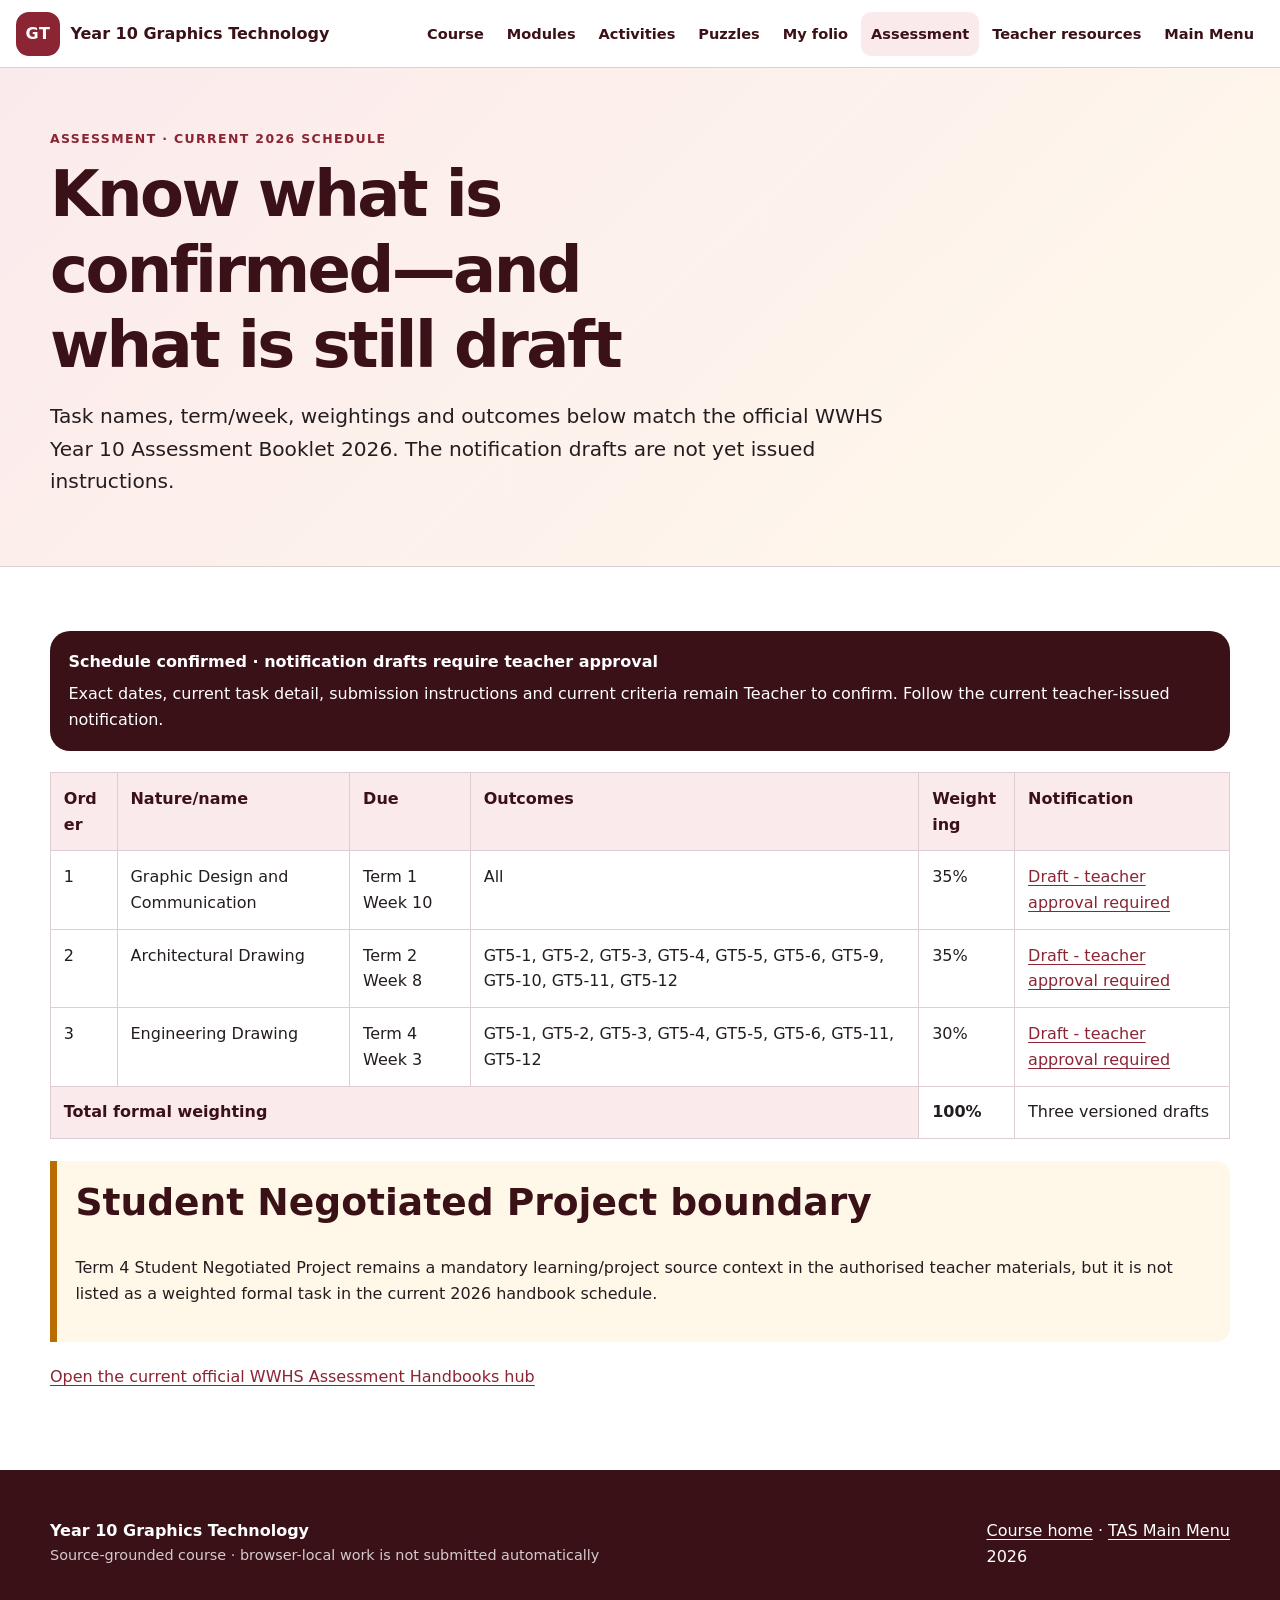
<file: assessment.html>
<!doctype html>
<html lang="en-AU"><head><meta charset="utf-8"><meta name="viewport" content="width=device-width, initial-scale=1"><meta name="description" content="Verified 2026 Year 10 Graphics assessment schedule and draft-notification boundary."><title>Assessment | Year 10 Graphics Technology</title><link rel="stylesheet" href="styles.css"><link rel="stylesheet" href="course-progress.css"></head><body data-course-state="source-grounded-course"><a class="skip-link" href="#main">Skip to content</a><header class="course-family-nav screen-only"><div class="course-family-nav__inner"><a class="course-family-nav__brand" href="index.html"><span class="course-family-nav__mark" aria-hidden="true">GT</span><span>Year 10 Graphics Technology</span></a><nav class="course-family-nav__links" aria-label="Course navigation"><a href="index.html">Course</a><a href="index.html#modules">Modules</a><a href="activities.html">Activities</a><a href="puzzles.html">Puzzles</a><a href="folio.html">My folio</a><a aria-current="page" href="assessment.html">Assessment</a><a href="teacher-resources.html">Teacher resources</a><a href="https://stevencowell.github.io/Main-Page/">Main Menu</a></nav></div></header><main id="main"><section class="page-hero"><div class="wrap"><p class="eyebrow">Assessment · current 2026 schedule</p><h1>Know what is confirmed—and what is still draft</h1><p class="lede">Task names, term/week, weightings and outcomes below match the official WWHS Year 10 Assessment Booklet 2026. The notification drafts are not yet issued instructions.</p></div></section><section class="route-section"><div class="wrap"><div class="status-banner"><strong>Schedule confirmed · notification drafts require teacher approval</strong><p>Exact dates, current task detail, submission instructions and current criteria remain Teacher to confirm. Follow the current teacher-issued notification.</p></div><div class="table-scroll" tabindex="0"><table class="schedule-table"><thead><tr><th>Order</th><th>Nature/name</th><th>Due</th><th>Outcomes</th><th>Weighting</th><th>Notification</th></tr></thead><tbody><tr><td>1</td><td>Graphic Design and Communication</td><td>Term 1 Week 10</td><td>All</td><td>35%</td><td><a href="assessment/graphic-design-and-communication.html">Draft - teacher approval required</a></td></tr><tr><td>2</td><td>Architectural Drawing</td><td>Term 2 Week 8</td><td>GT5-1, GT5-2, GT5-3, GT5-4, GT5-5, GT5-6, GT5-9, GT5-10, GT5-11, GT5-12</td><td>35%</td><td><a href="assessment/architectural-drawing.html">Draft - teacher approval required</a></td></tr><tr><td>3</td><td>Engineering Drawing</td><td>Term 4 Week 3</td><td>GT5-1, GT5-2, GT5-3, GT5-4, GT5-5, GT5-6, GT5-11, GT5-12</td><td>30%</td><td><a href="assessment/engineering-drawing.html">Draft - teacher approval required</a></td></tr></tbody><tfoot><tr><th colspan="4">Total formal weighting</th><td><strong>100%</strong></td><td>Three versioned drafts</td></tr></tfoot></table></div><aside class="boundary-note"><h2>Student Negotiated Project boundary</h2><p>Term 4 Student Negotiated Project remains a mandatory learning/project source context in the authorised teacher materials, but it is not listed as a weighted formal task in the current 2026 handbook schedule.</p></aside><p><a href="https://sites.google.com/education.nsw.gov.au/wwhsstudentparentinformation/curriculum-information/assessment-handbooks">Open the current official WWHS Assessment Handbooks hub</a></p></div></section></main><footer class="footer"><div class="wrap footer-grid"><div><strong>Year 10 Graphics Technology</strong><p class="fine">Source-grounded course · browser-local work is not submitted automatically</p></div><p><a href="index.html">Course home</a> · <a href="https://stevencowell.github.io/Main-Page/">TAS Main Menu</a><br><span data-year></span></p></div></footer><script src="course-data.js"></script><script src="shared.js"></script><script src="site-runtime.js"></script><script src="course-progress.js"></script></body></html>
</file>
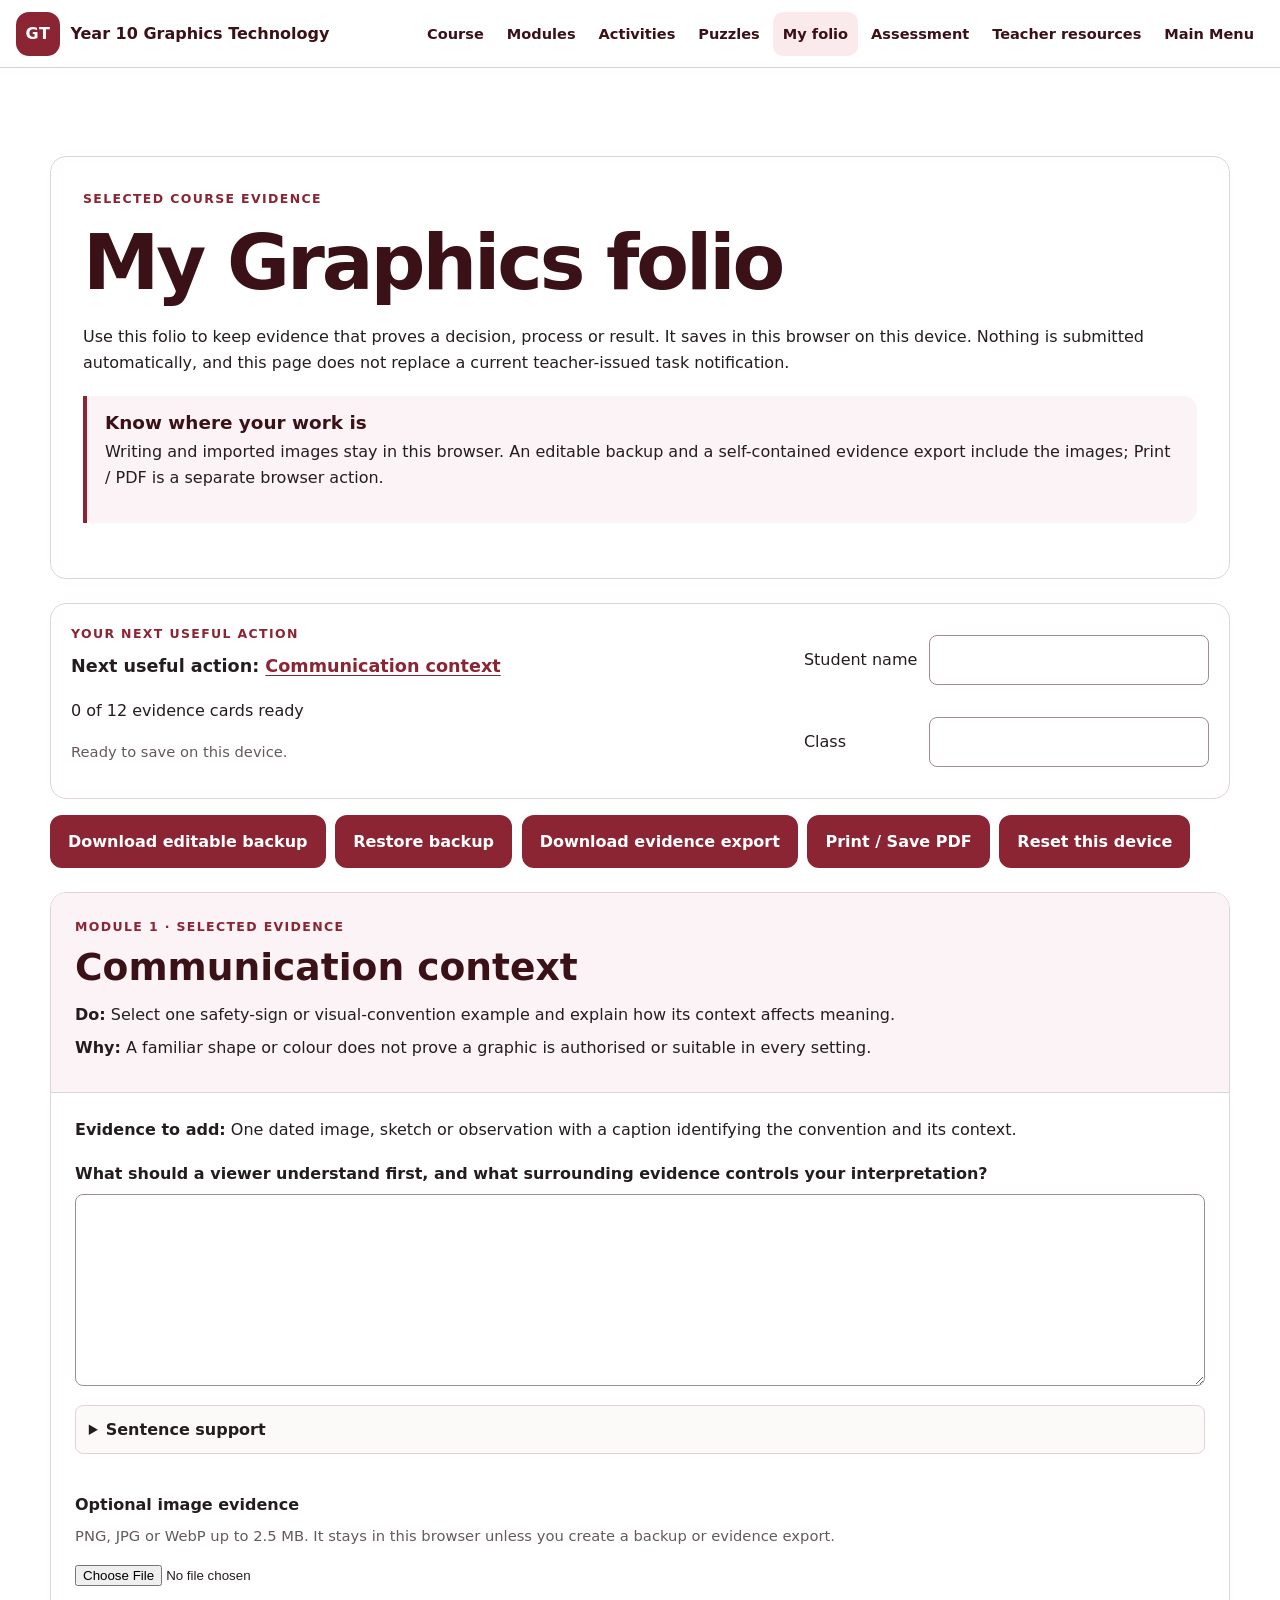
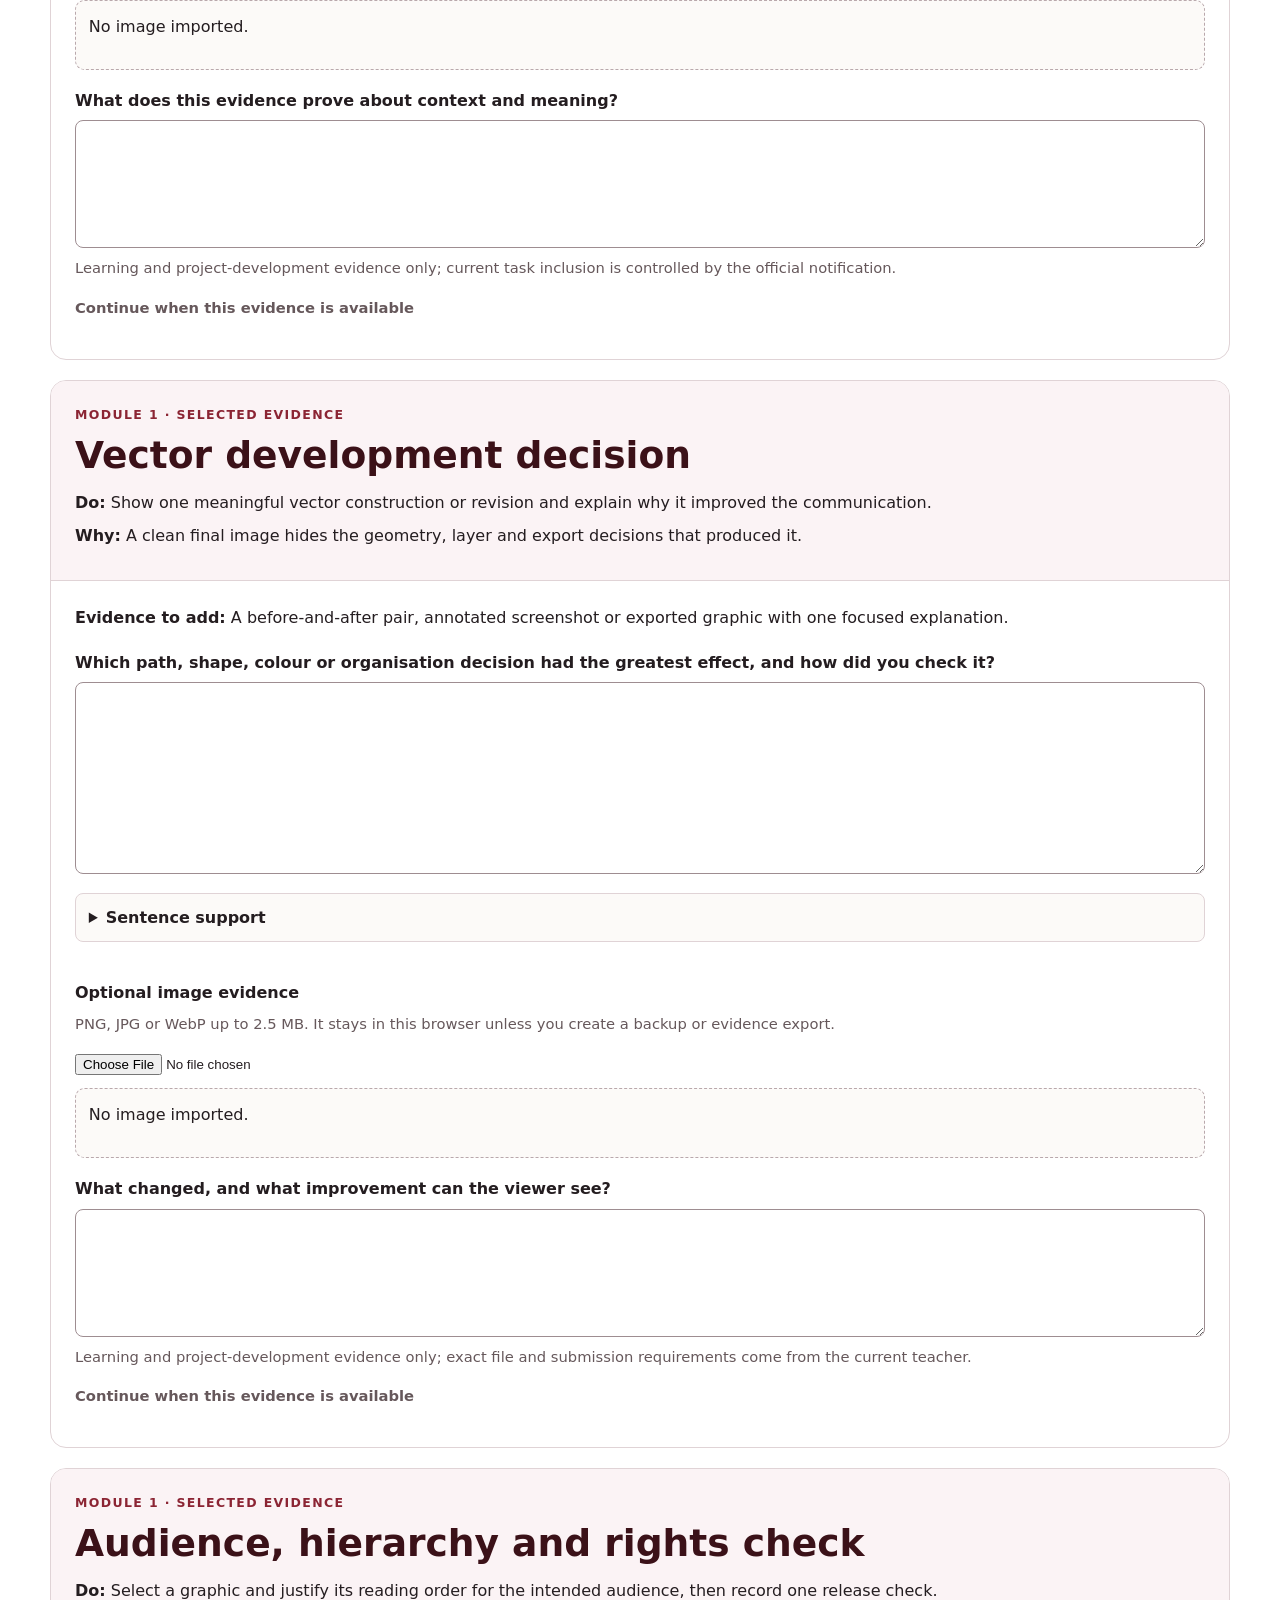
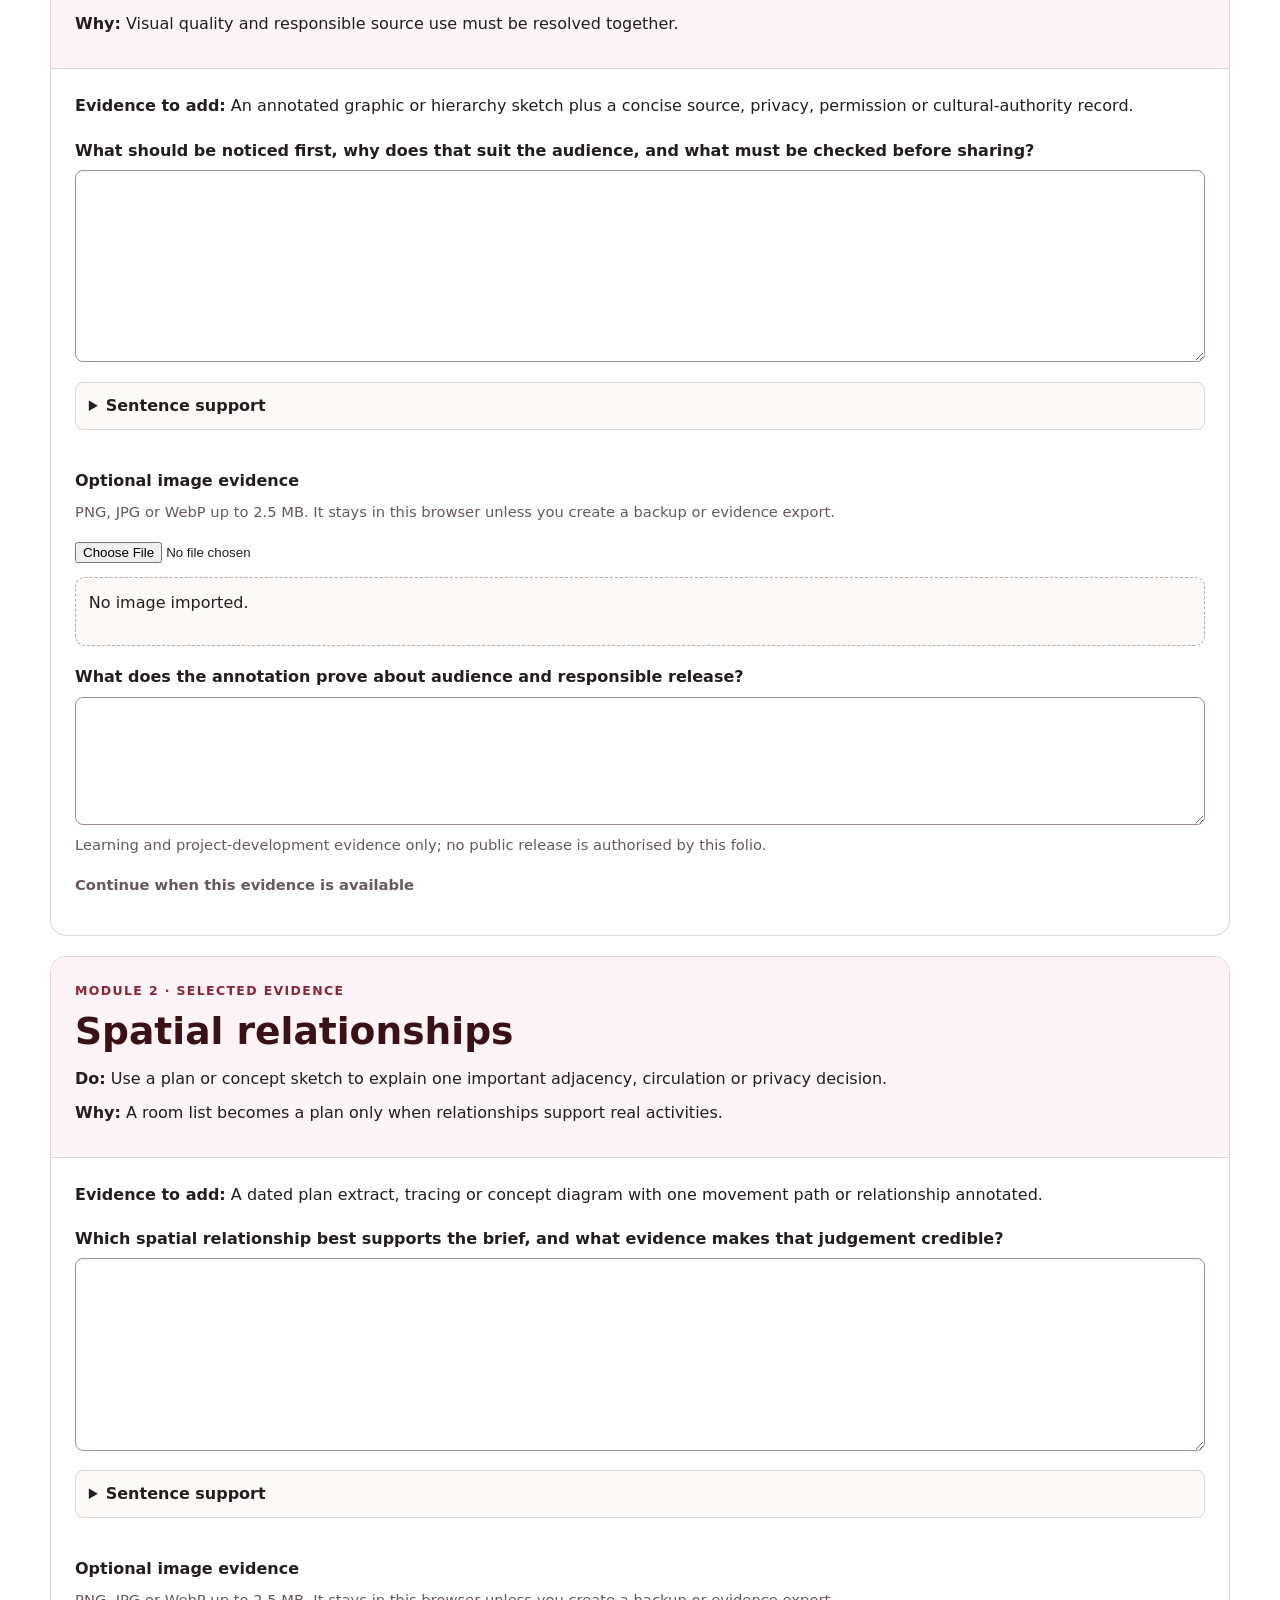
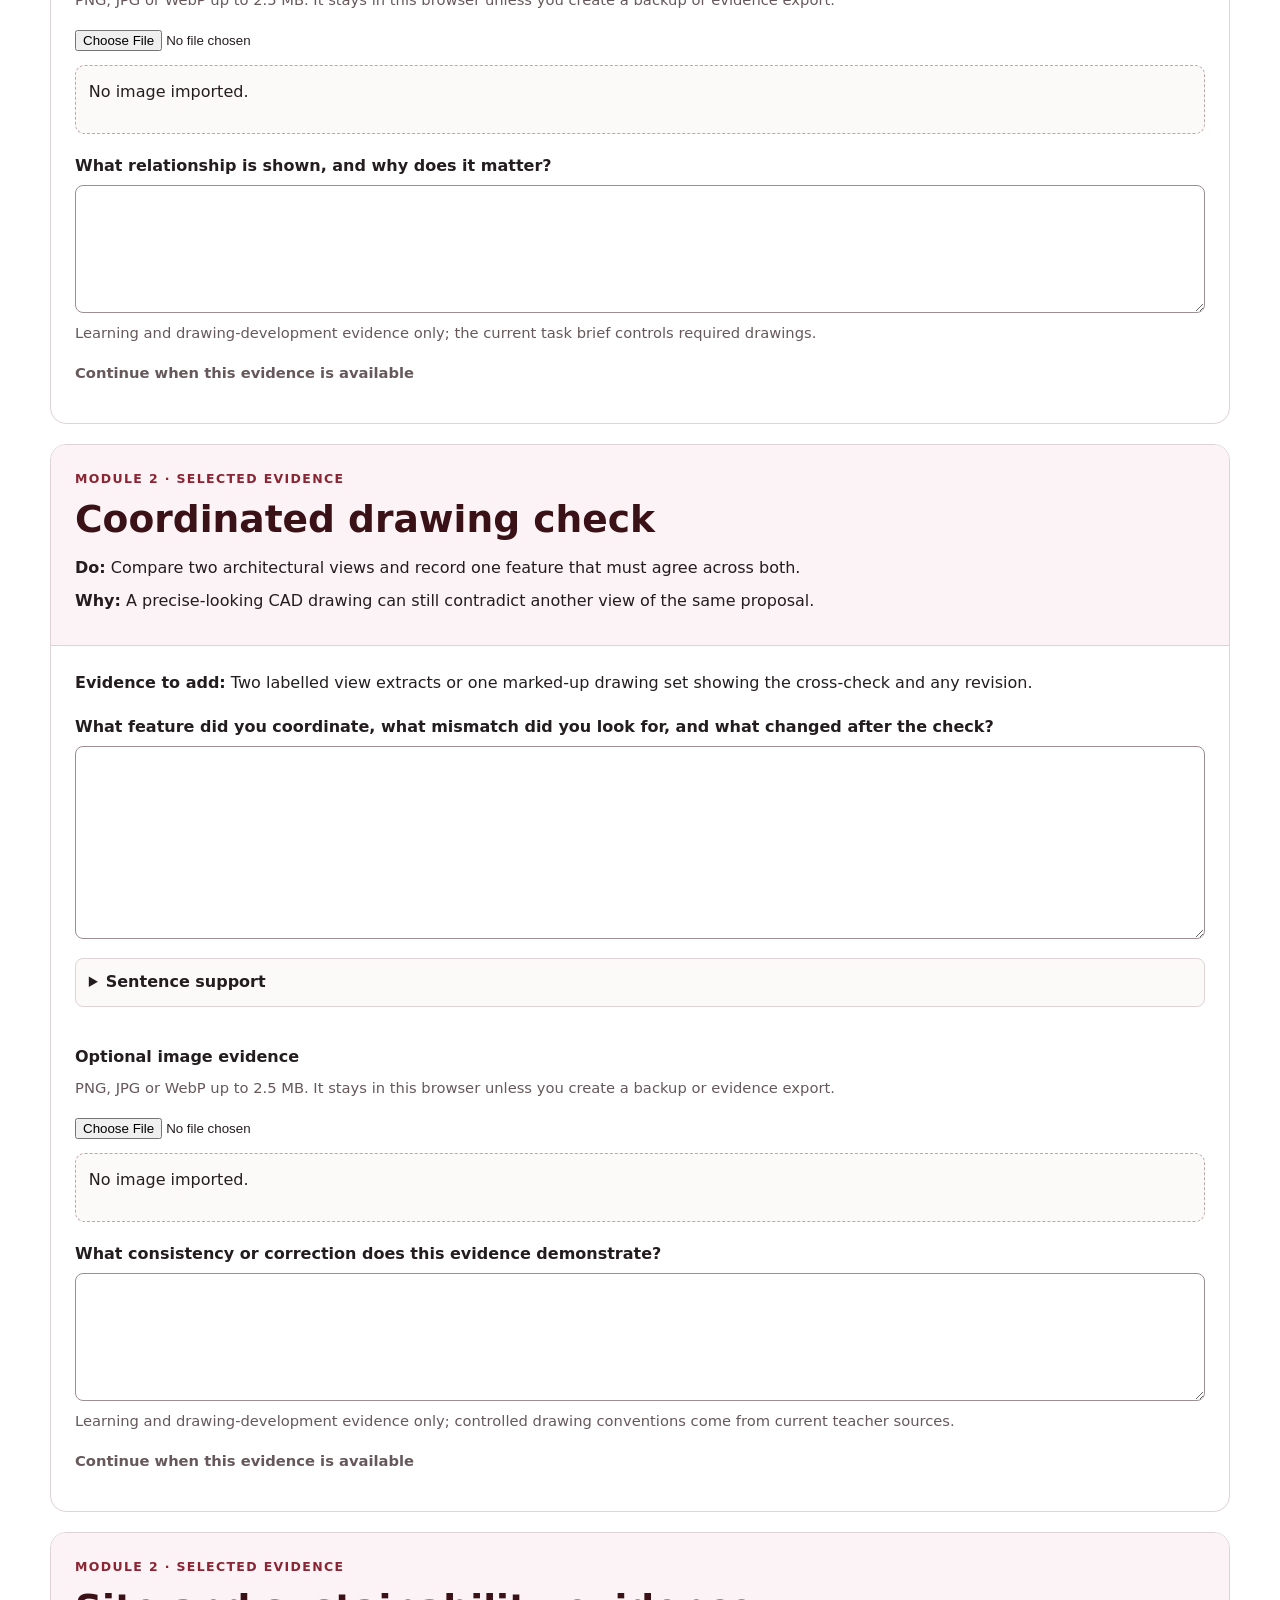
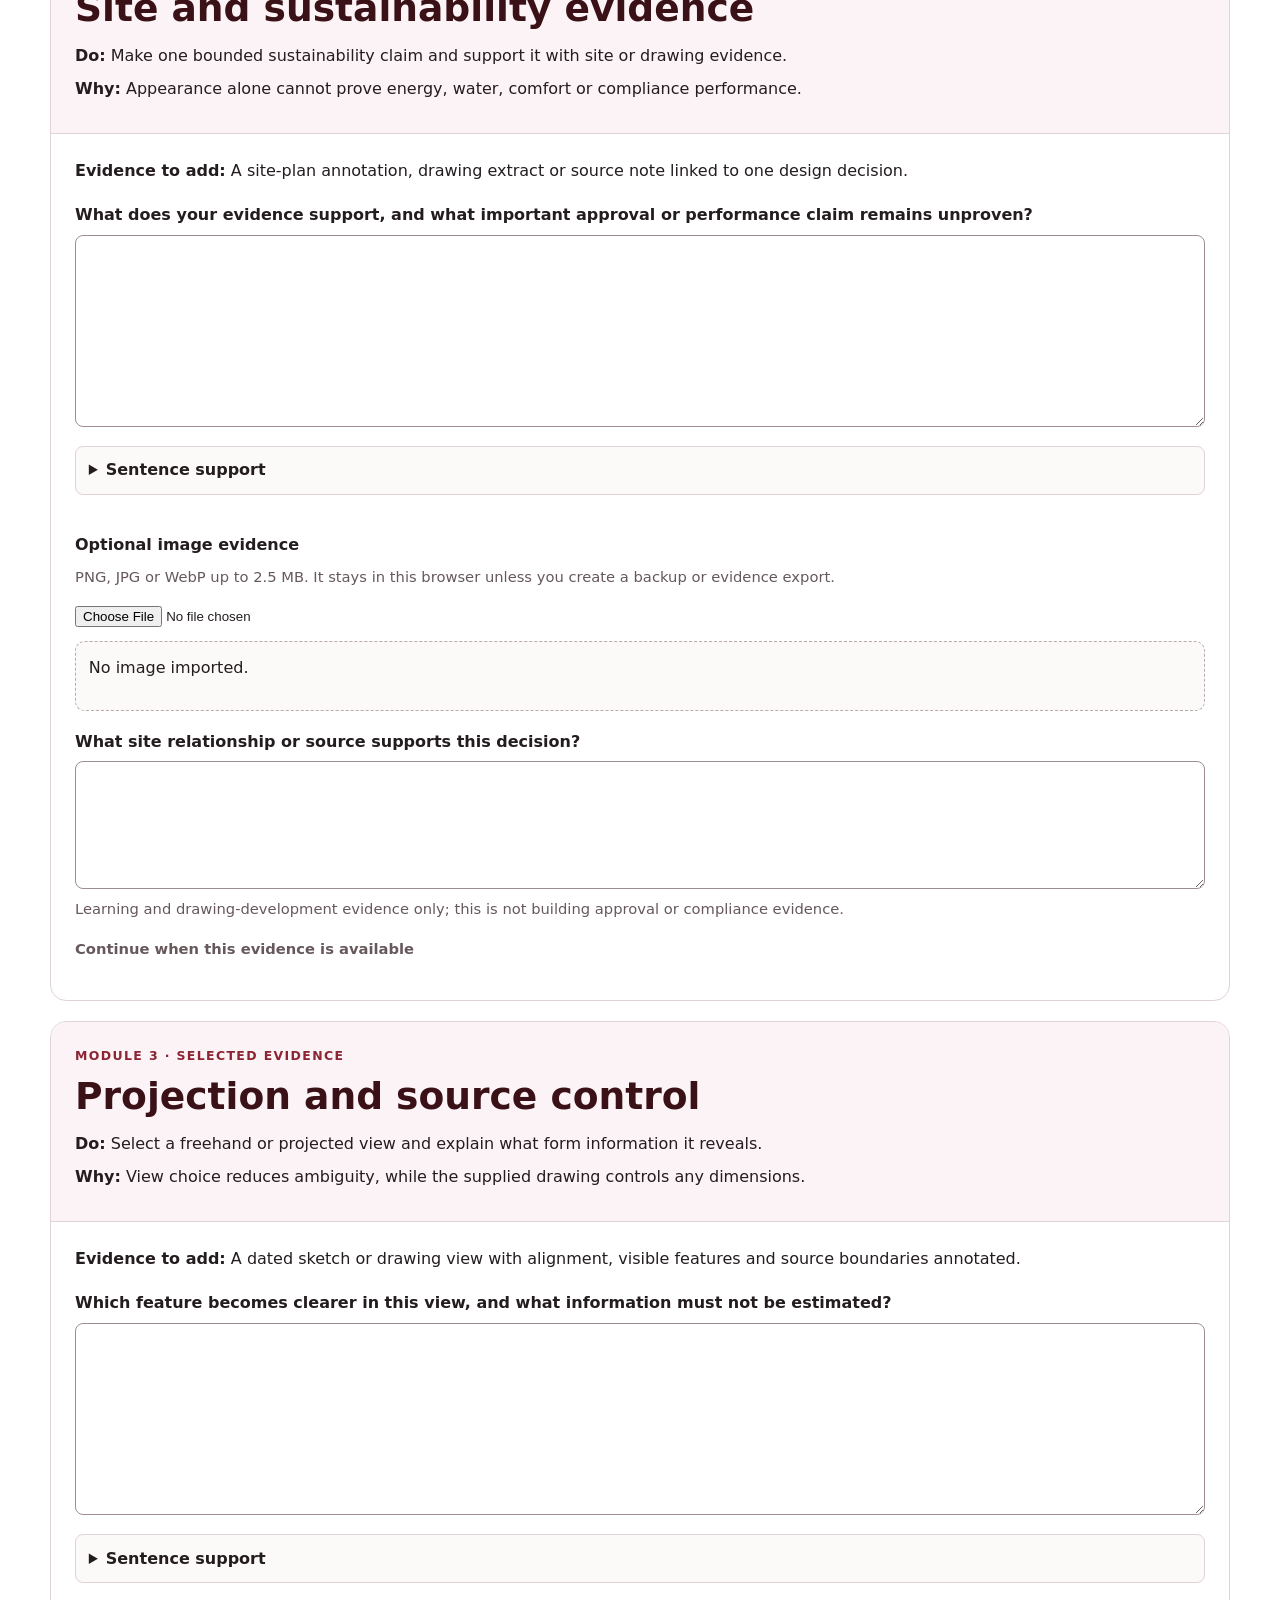
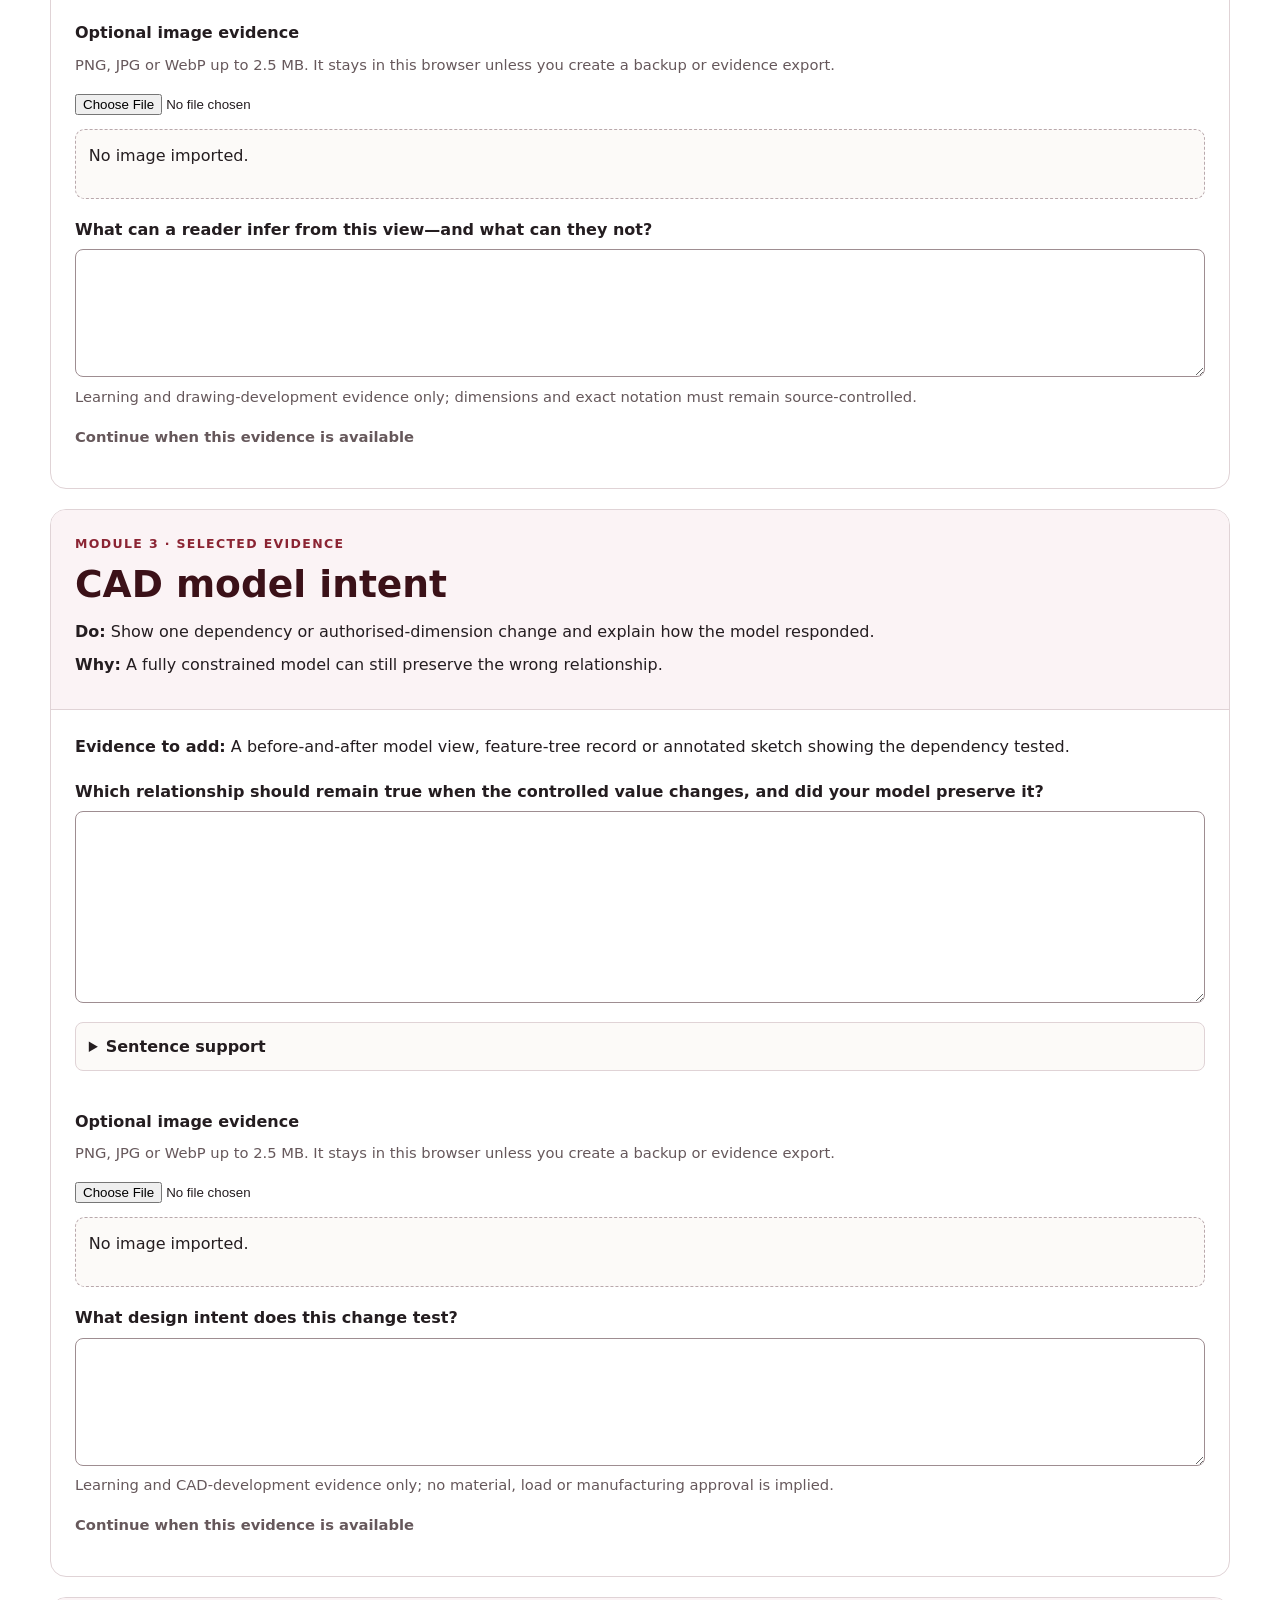
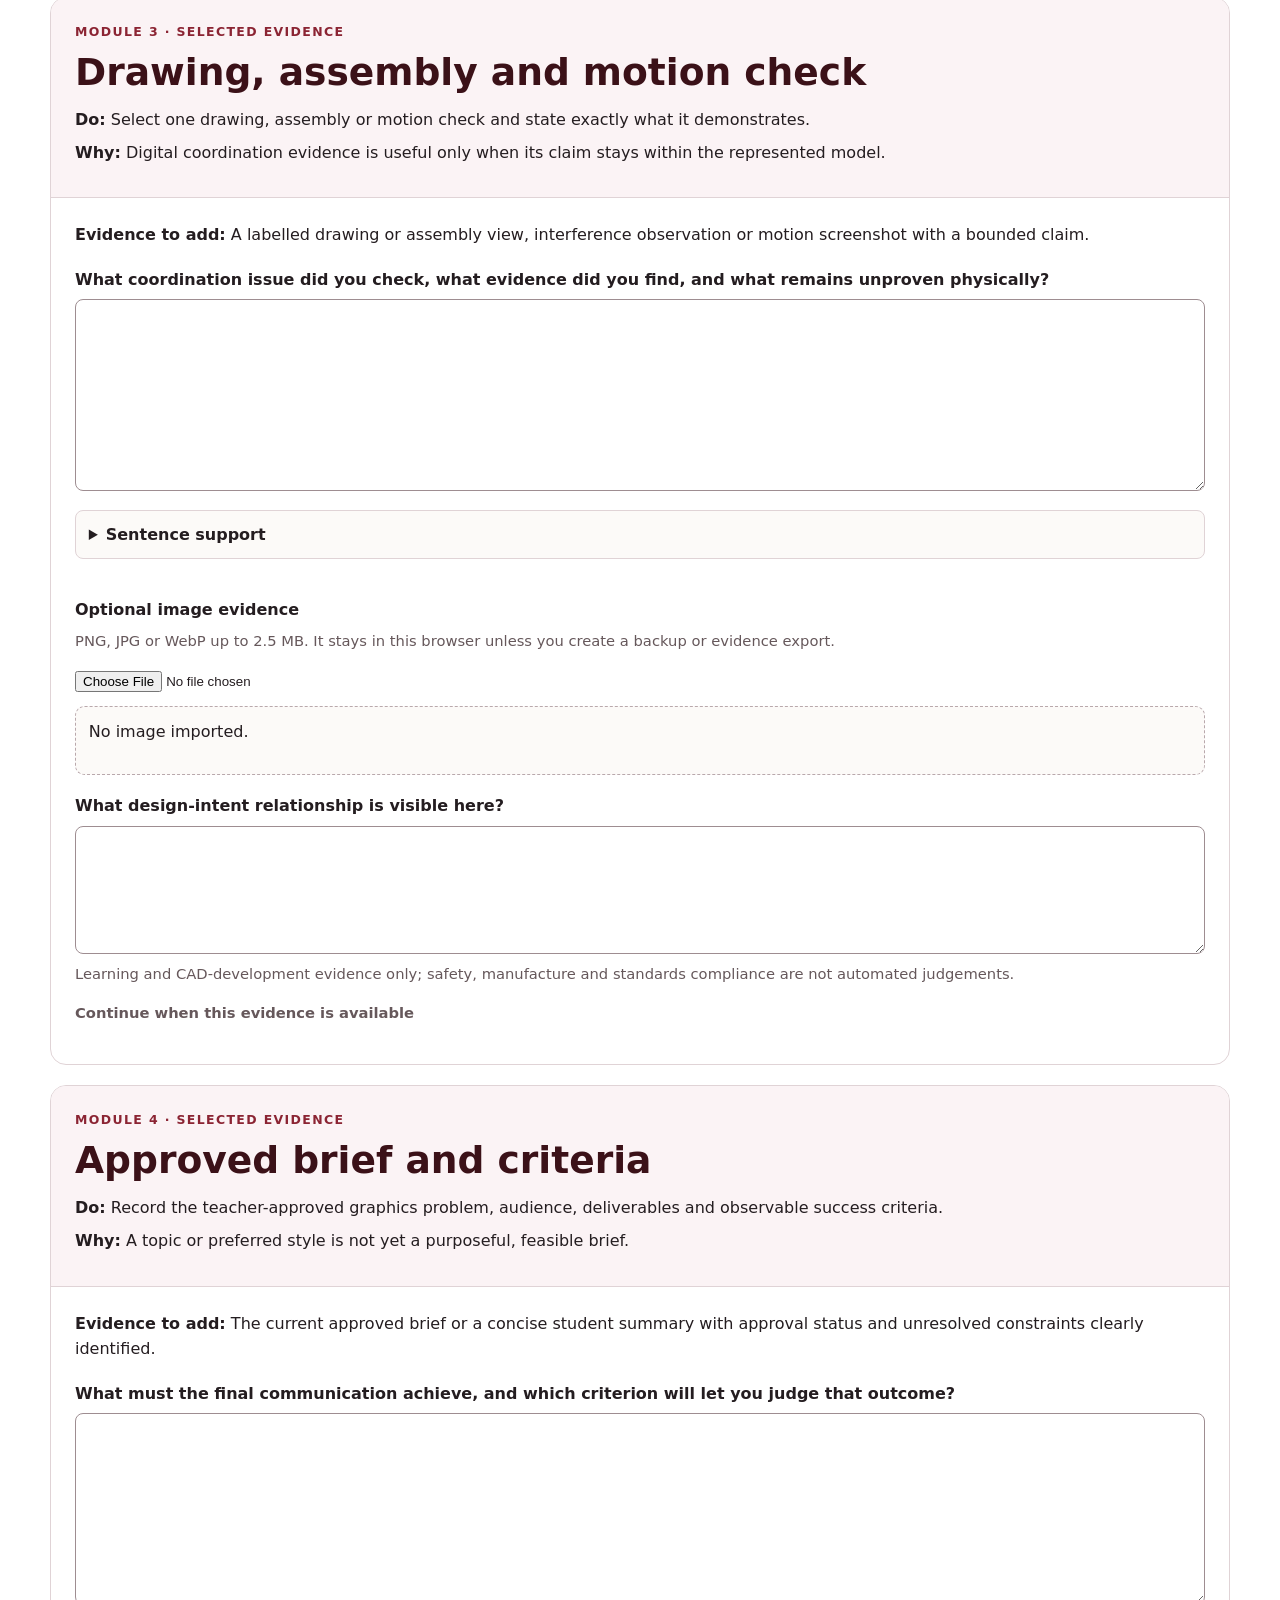
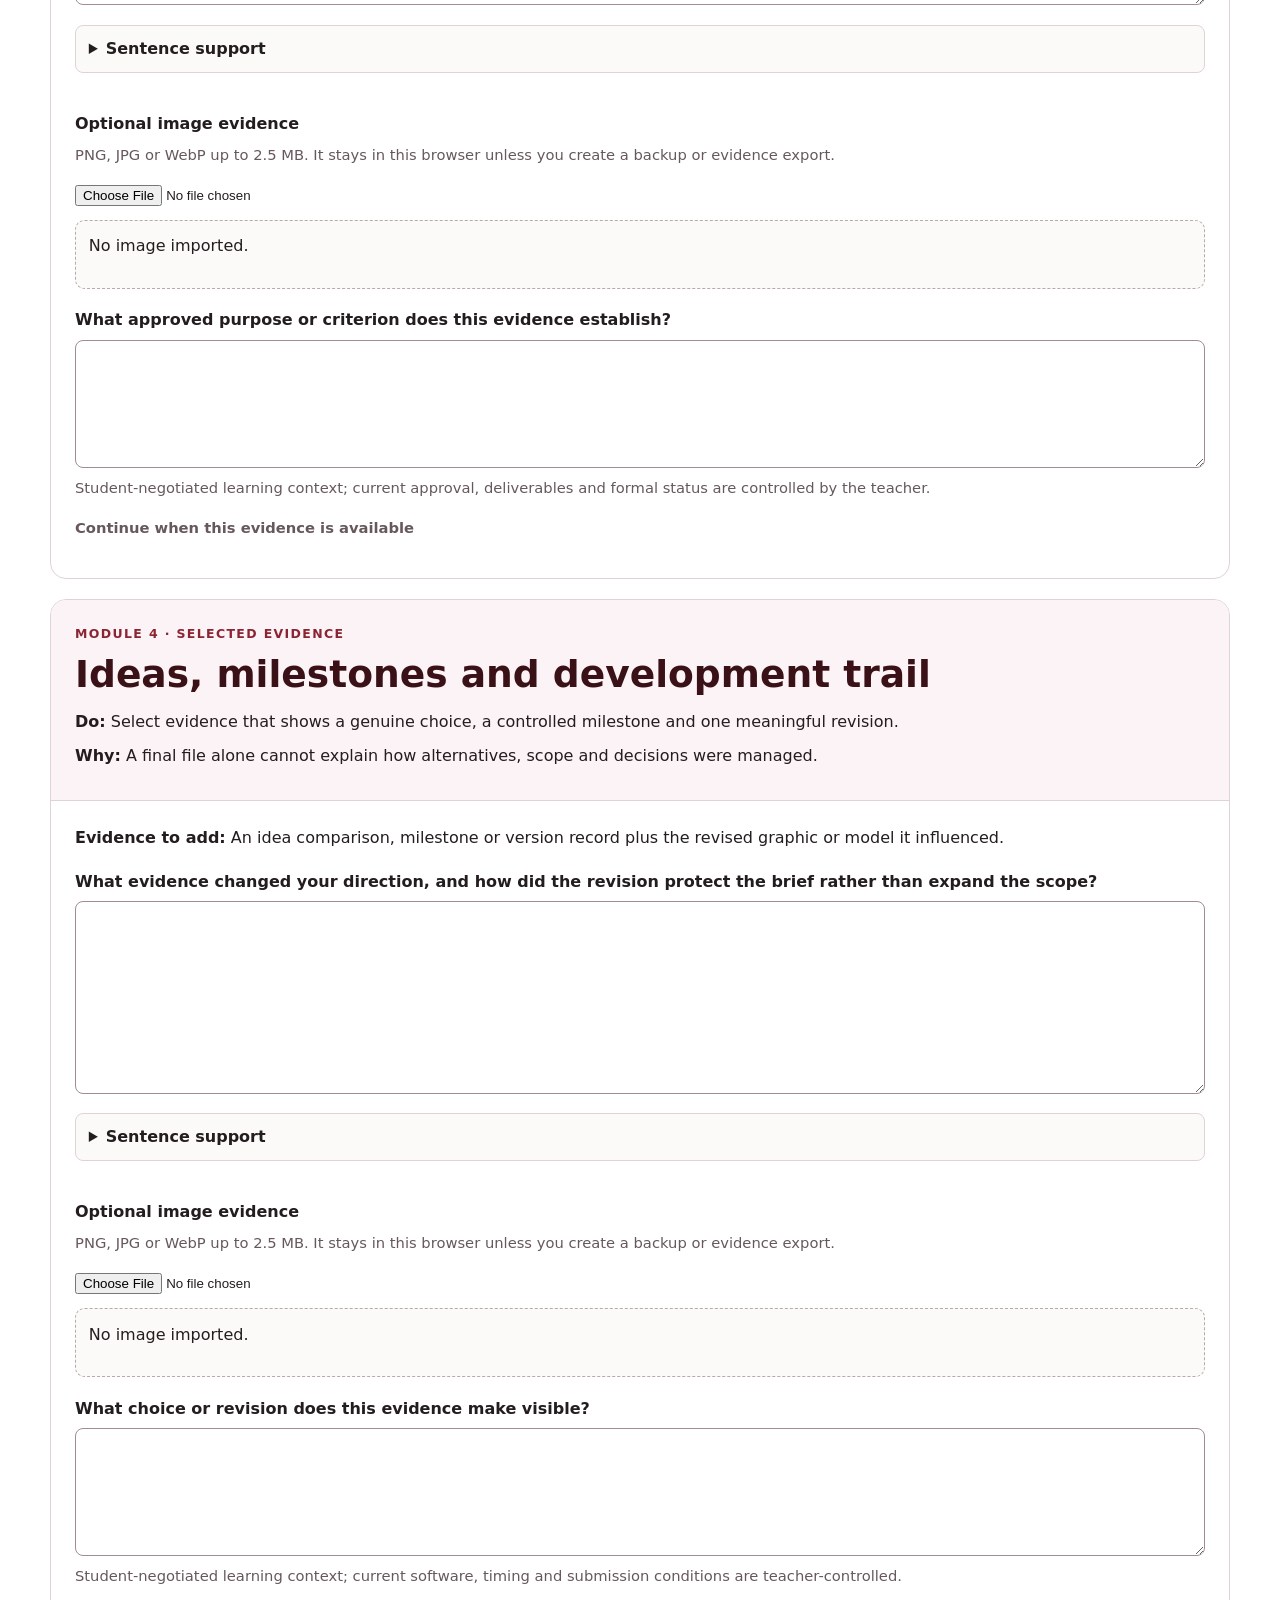
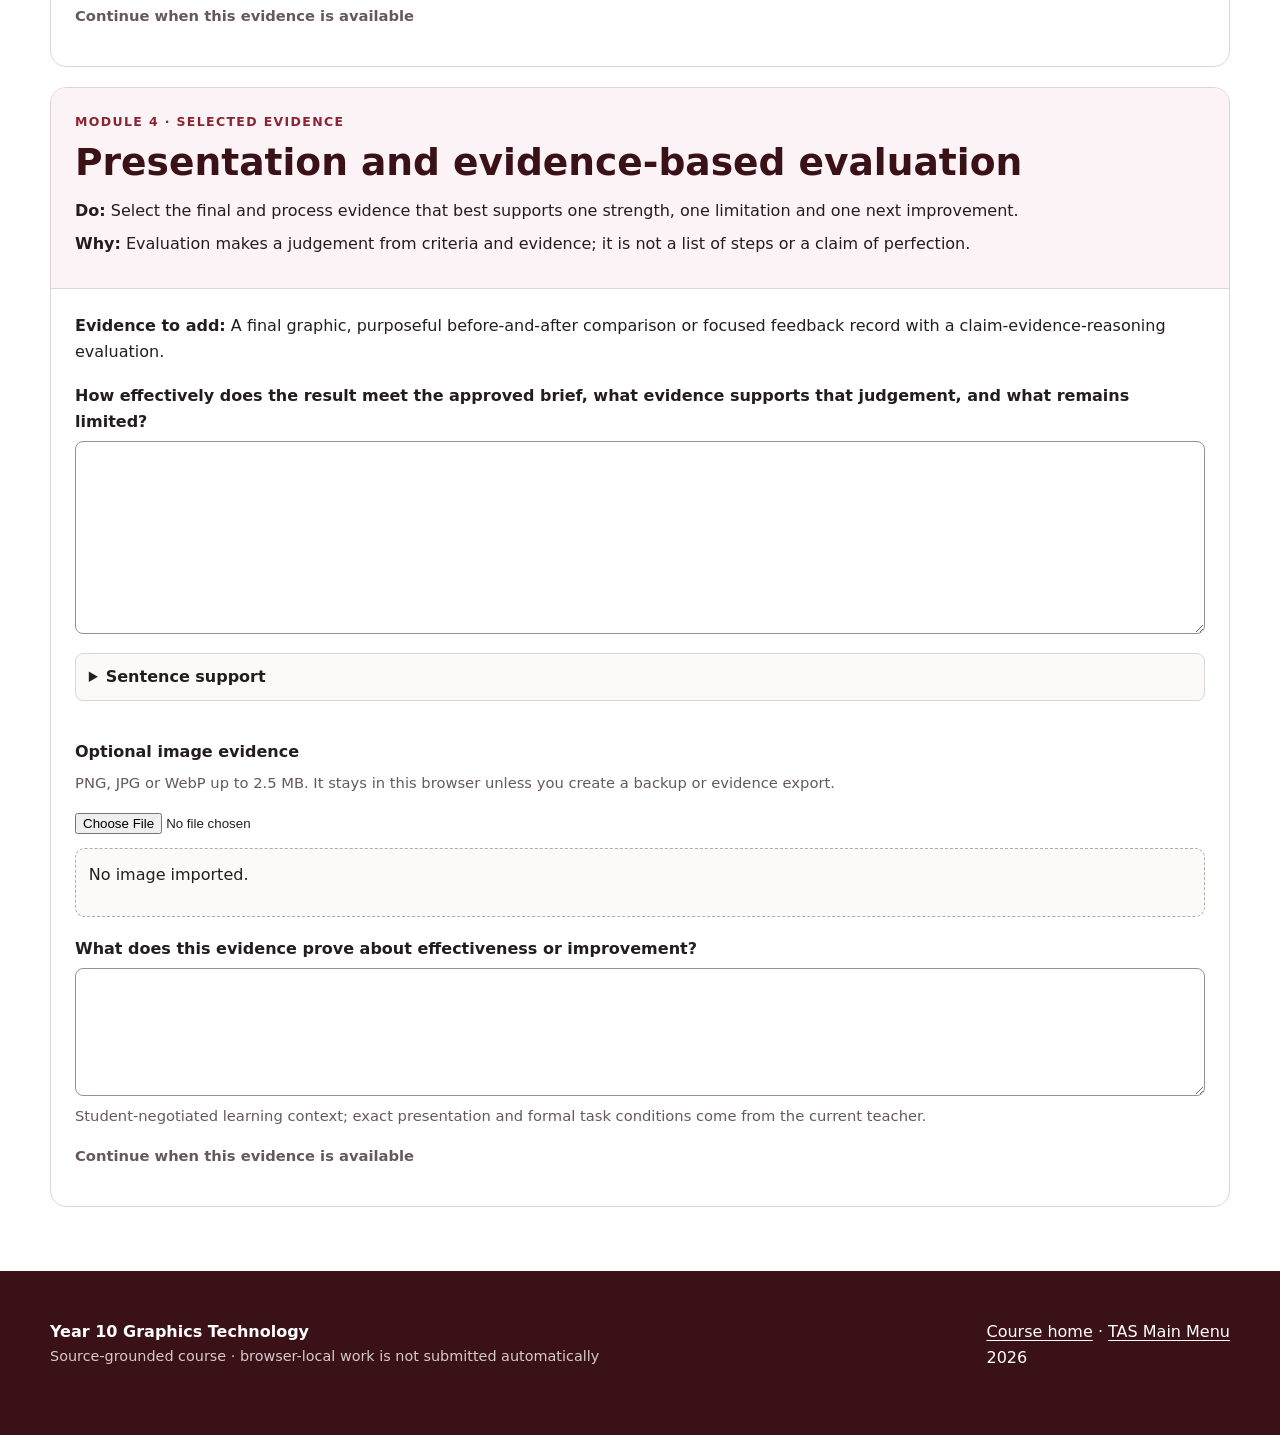
<file: folio.html>
<!doctype html>
<html lang="en-AU"><head><meta charset="utf-8"><meta name="viewport" content="width=device-width, initial-scale=1"><meta name="description" content="Browser-local selected evidence folio for Year 10 Graphics Technology."><title>My folio | Year 10 Graphics Technology</title><link rel="stylesheet" href="styles.css"><link rel="stylesheet" href="course-progress.css"><link rel="stylesheet" href="folio-styles.css"></head><body data-course-state="source-grounded-course"><a class="skip-link" href="#main">Skip to content</a><header class="course-family-nav screen-only"><div class="course-family-nav__inner"><a class="course-family-nav__brand" href="index.html"><span class="course-family-nav__mark" aria-hidden="true">GT</span><span>Year 10 Graphics Technology</span></a><nav class="course-family-nav__links" aria-label="Course navigation"><a href="index.html">Course</a><a href="index.html#modules">Modules</a><a href="activities.html">Activities</a><a href="puzzles.html">Puzzles</a><a aria-current="page" href="folio.html">My folio</a><a href="assessment.html">Assessment</a><a href="teacher-resources.html">Teacher resources</a><a href="https://stevencowell.github.io/Main-Page/">Main Menu</a></nav></div></header><main id="main"><section class="route-section folio-route"><div class="wrap"><section class="folio-orientation" aria-labelledby="folio-title">
  <p class="eyebrow">Selected course evidence</p>
  <h1 id="folio-title">My Graphics folio</h1>
  <p>Use this folio to keep evidence that proves a decision, process or result. It saves in this browser on this device. Nothing is submitted automatically, and this page does not replace a current teacher-issued task notification.</p>
  <aside class="boundary-note">
    <h2>Know where your work is</h2>
    <p>Writing and imported images stay in this browser. An editable backup and a self-contained evidence export include the images; Print / PDF is a separate browser action.</p>
  </aside>
</section>

<section class="folio-dashboard" aria-label="Folio progress and student details">
  <div>
    <p class="eyebrow">Your next useful action</p>
    <p class="folio-next" data-folio-next></p>
    <p data-folio-progress></p>
    <p class="save-status" role="status" aria-live="polite" data-folio-save-status>Ready to save on this device.</p>
  </div>
  <div class="folio-details">
    <label for="folio-student-name">Student name</label>
    <input id="folio-student-name" type="text" autocomplete="name" data-folio-name>
    <label for="folio-class-group">Class</label>
    <input id="folio-class-group" type="text" data-folio-class>
  </div>
</section>

<nav class="folio-tools" aria-label="Folio file tools">
  <button type="button" class="button" data-folio-backup>Download editable backup</button>
  <button type="button" class="button" data-folio-restore>Restore backup</button>
  <input type="file" accept="application/json,.json" hidden data-folio-restore-input>
  <button type="button" class="button" data-folio-export>Download evidence export</button>
  <button type="button" class="button button--quiet" data-folio-print>Print / Save PDF</button>
  <button type="button" class="button button--quiet" data-folio-reset>Reset this device</button>
</nav>

<div class="folio-grid" data-folio-root></div>
</div></section><script type="application/json" id="folio-config">{"schema_version":"1.0","course_id":"year-10-graphics-technology","title":"My Graphics folio","orientation":"Use this folio to keep selected evidence that proves a decision, process or result. It saves in this browser on this device. It is not submitted automatically and it does not replace the current teacher-issued task notification.","storage_boundary":"Writing and image imports remain browser-local. The editable backup and self-contained evidence export include imported images; print/PDF is a separate browser action.","cards":[{"id":"folio-m01-communication-context","module_id":"m01","section_id":"m01s01","title":"Communication context","action":"Select one safety-sign or visual-convention example and explain how its context affects meaning.","why":"A familiar shape or colour does not prove a graphic is authorised or suitable in every setting.","evidence":"One dated image, sketch or observation with a caption identifying the convention and its context.","prompt":"What should a viewer understand first, and what surrounding evidence controls your interpretation?","caption_prompt":"What does this evidence prove about context and meaning?","sentence_starters":["The first feature a viewer notices is…","The context changes the meaning because…","This evidence does not prove…"],"activity_id":"ala-m01s01-context-before-colour-v1","source_ids":["safety-signs-template","ten-safety-signs-template","t1-assessment-graphic-design-2025"],"assessment_relationship":"Learning and project-development evidence only; current task inclusion is controlled by the official notification."},{"id":"folio-m01-vector-development","module_id":"m01","section_id":"m01s02","title":"Vector development decision","action":"Show one meaningful vector construction or revision and explain why it improved the communication.","why":"A clean final image hides the geometry, layer and export decisions that produced it.","evidence":"A before-and-after pair, annotated screenshot or exported graphic with one focused explanation.","prompt":"Which path, shape, colour or organisation decision had the greatest effect, and how did you check it?","caption_prompt":"What changed, and what improvement can the viewer see?","sentence_starters":["The vector decision I changed was…","I checked it by…","The improvement matters because…"],"activity_id":"ala-m01s02-vector-workflow-repair-v1","source_ids":["t1-assessment-graphic-design-2025","graphics-technology-syllabus-2019"],"assessment_relationship":"Learning and project-development evidence only; exact file and submission requirements come from the current teacher."},{"id":"folio-m01-audience-rights","module_id":"m01","section_id":"m01s03","title":"Audience, hierarchy and rights check","action":"Select a graphic and justify its reading order for the intended audience, then record one release check.","why":"Visual quality and responsible source use must be resolved together.","evidence":"An annotated graphic or hierarchy sketch plus a concise source, privacy, permission or cultural-authority record.","prompt":"What should be noticed first, why does that suit the audience, and what must be checked before sharing?","caption_prompt":"What does the annotation prove about audience and responsible release?","sentence_starters":["The intended audience needs…","Hierarchy is created by…","Before release I must check…"],"activity_id":"ala-m01s03-design-rights-decision-lab-v1","source_ids":["t1-assessment-graphic-design-2025","graphics-technology-syllabus-2019"],"assessment_relationship":"Learning and project-development evidence only; no public release is authorised by this folio."},{"id":"folio-m02-spatial-relationships","module_id":"m02","section_id":"m02s01","title":"Spatial relationships","action":"Use a plan or concept sketch to explain one important adjacency, circulation or privacy decision.","why":"A room list becomes a plan only when relationships support real activities.","evidence":"A dated plan extract, tracing or concept diagram with one movement path or relationship annotated.","prompt":"Which spatial relationship best supports the brief, and what evidence makes that judgement credible?","caption_prompt":"What relationship is shown, and why does it matter?","sentence_starters":["This space needs to connect with…","The movement path shows…","A limitation of this arrangement is…"],"activity_id":"ala-m02s01-spatial-relationship-studio-v1","source_ids":["t2-assessment-architectural-drawing-2025","teacher-source-drawing-set"],"assessment_relationship":"Learning and drawing-development evidence only; the current task brief controls required drawings."},{"id":"folio-m02-coordinated-views","module_id":"m02","section_id":"m02s02","title":"Coordinated drawing check","action":"Compare two architectural views and record one feature that must agree across both.","why":"A precise-looking CAD drawing can still contradict another view of the same proposal.","evidence":"Two labelled view extracts or one marked-up drawing set showing the cross-check and any revision.","prompt":"What feature did you coordinate, what mismatch did you look for, and what changed after the check?","caption_prompt":"What consistency or correction does this evidence demonstrate?","sentence_starters":["I compared the… with the…","The feature should align because…","The cross-check found…"],"activity_id":"ala-m02s02-cross-view-detective-v1","source_ids":["t2-assessment-architectural-drawing-2025","autocad-floorplan-guide","teacher-source-drawing-set"],"assessment_relationship":"Learning and drawing-development evidence only; controlled drawing conventions come from current teacher sources."},{"id":"folio-m02-site-sustainability","module_id":"m02","section_id":"m02s03","title":"Site and sustainability evidence","action":"Make one bounded sustainability claim and support it with site or drawing evidence.","why":"Appearance alone cannot prove energy, water, comfort or compliance performance.","evidence":"A site-plan annotation, drawing extract or source note linked to one design decision.","prompt":"What does your evidence support, and what important approval or performance claim remains unproven?","caption_prompt":"What site relationship or source supports this decision?","sentence_starters":["The evidence supports…","This may improve… because…","It does not yet prove…"],"activity_id":"ala-m02s03-coordination-ripple-map-v1","source_ids":["t2-assessment-architectural-drawing-2025","teacher-source-drawing-set","graphics-technology-syllabus-2019"],"assessment_relationship":"Learning and drawing-development evidence only; this is not building approval or compliance evidence."},{"id":"folio-m03-projection-source","module_id":"m03","section_id":"m03s01","title":"Projection and source control","action":"Select a freehand or projected view and explain what form information it reveals.","why":"View choice reduces ambiguity, while the supplied drawing controls any dimensions.","evidence":"A dated sketch or drawing view with alignment, visible features and source boundaries annotated.","prompt":"Which feature becomes clearer in this view, and what information must not be estimated?","caption_prompt":"What can a reader infer from this view—and what can they not?","sentence_starters":["This view reveals…","I kept alignment by…","The controlled source is needed for…"],"activity_id":"ala-m03s01-projection-choice-workshop-v1","source_ids":["t3-assessment-engineering-drawing-2025","teacher-source-drawing-set"],"assessment_relationship":"Learning and drawing-development evidence only; dimensions and exact notation must remain source-controlled."},{"id":"folio-m03-model-intent","module_id":"m03","section_id":"m03s02","title":"CAD model intent","action":"Show one dependency or authorised-dimension change and explain how the model responded.","why":"A fully constrained model can still preserve the wrong relationship.","evidence":"A before-and-after model view, feature-tree record or annotated sketch showing the dependency tested.","prompt":"Which relationship should remain true when the controlled value changes, and did your model preserve it?","caption_prompt":"What design intent does this change test?","sentence_starters":["The controlled change was…","The dependent feature should…","The test showed…"],"activity_id":"ala-m03s02-design-intent-dependency-test-v1","source_ids":["t3-assessment-engineering-drawing-2025","teacher-source-drawing-set"],"assessment_relationship":"Learning and CAD-development evidence only; no material, load or manufacturing approval is implied."},{"id":"folio-m03-release-check","module_id":"m03","section_id":"m03s03","title":"Drawing, assembly and motion check","action":"Select one drawing, assembly or motion check and state exactly what it demonstrates.","why":"Digital coordination evidence is useful only when its claim stays within the represented model.","evidence":"A labelled drawing or assembly view, interference observation or motion screenshot with a bounded claim.","prompt":"What coordination issue did you check, what evidence did you find, and what remains unproven physically?","caption_prompt":"What design-intent relationship is visible here?","sentence_starters":["The check demonstrates…","The drawing or motion revealed…","It does not prove…"],"activity_id":"ala-m03s03-drawing-release-audit-v1","source_ids":["t3-assessment-engineering-drawing-2025","teacher-source-drawing-set"],"assessment_relationship":"Learning and CAD-development evidence only; safety, manufacture and standards compliance are not automated judgements."},{"id":"folio-m04-approved-brief","module_id":"m04","section_id":"m04s01","title":"Approved brief and criteria","action":"Record the teacher-approved graphics problem, audience, deliverables and observable success criteria.","why":"A topic or preferred style is not yet a purposeful, feasible brief.","evidence":"The current approved brief or a concise student summary with approval status and unresolved constraints clearly identified.","prompt":"What must the final communication achieve, and which criterion will let you judge that outcome?","caption_prompt":"What approved purpose or criterion does this evidence establish?","sentence_starters":["The communication problem is…","The audience needs…","Success will be visible when…"],"activity_id":"ala-m04s01-brief-refinery-v1","source_ids":["t4-student-negotiated-project-2025","graphics-technology-syllabus-2019"],"assessment_relationship":"Student-negotiated learning context; current approval, deliverables and formal status are controlled by the teacher."},{"id":"folio-m04-development-trail","module_id":"m04","section_id":"m04s02","title":"Ideas, milestones and development trail","action":"Select evidence that shows a genuine choice, a controlled milestone and one meaningful revision.","why":"A final file alone cannot explain how alternatives, scope and decisions were managed.","evidence":"An idea comparison, milestone or version record plus the revised graphic or model it influenced.","prompt":"What evidence changed your direction, and how did the revision protect the brief rather than expand the scope?","caption_prompt":"What choice or revision does this evidence make visible?","sentence_starters":["I considered…","The evidence favoured… because…","I controlled the scope by…"],"activity_id":"ala-m04s02-scope-rescue-board-v1","source_ids":["t4-student-negotiated-project-2025","graphics-technology-syllabus-2019"],"assessment_relationship":"Student-negotiated learning context; current software, timing and submission conditions are teacher-controlled."},{"id":"folio-m04-presentation-evaluation","module_id":"m04","section_id":"m04s03","title":"Presentation and evidence-based evaluation","action":"Select the final and process evidence that best supports one strength, one limitation and one next improvement.","why":"Evaluation makes a judgement from criteria and evidence; it is not a list of steps or a claim of perfection.","evidence":"A final graphic, purposeful before-and-after comparison or focused feedback record with a claim-evidence-reasoning evaluation.","prompt":"How effectively does the result meet the approved brief, what evidence supports that judgement, and what remains limited?","caption_prompt":"What does this evidence prove about effectiveness or improvement?","sentence_starters":["The result meets… because…","Evidence for this judgement is…","A remaining limitation is…, so I would…"],"activity_id":"ala-m04s03-evidence-evaluation-studio-v1","source_ids":["t4-student-negotiated-project-2025","graphics-technology-syllabus-2019"],"assessment_relationship":"Student-negotiated learning context; exact presentation and formal task conditions come from the current teacher."}]}</script></main><footer class="footer"><div class="wrap footer-grid"><div><strong>Year 10 Graphics Technology</strong><p class="fine">Source-grounded course · browser-local work is not submitted automatically</p></div><p><a href="index.html">Course home</a> · <a href="https://stevencowell.github.io/Main-Page/">TAS Main Menu</a><br><span data-year></span></p></div></footer><script src="course-data.js"></script><script src="shared.js"></script><script src="site-runtime.js"></script><script src="folio-runtime.js"></script><script src="course-progress.js"></script></body></html>
</file>
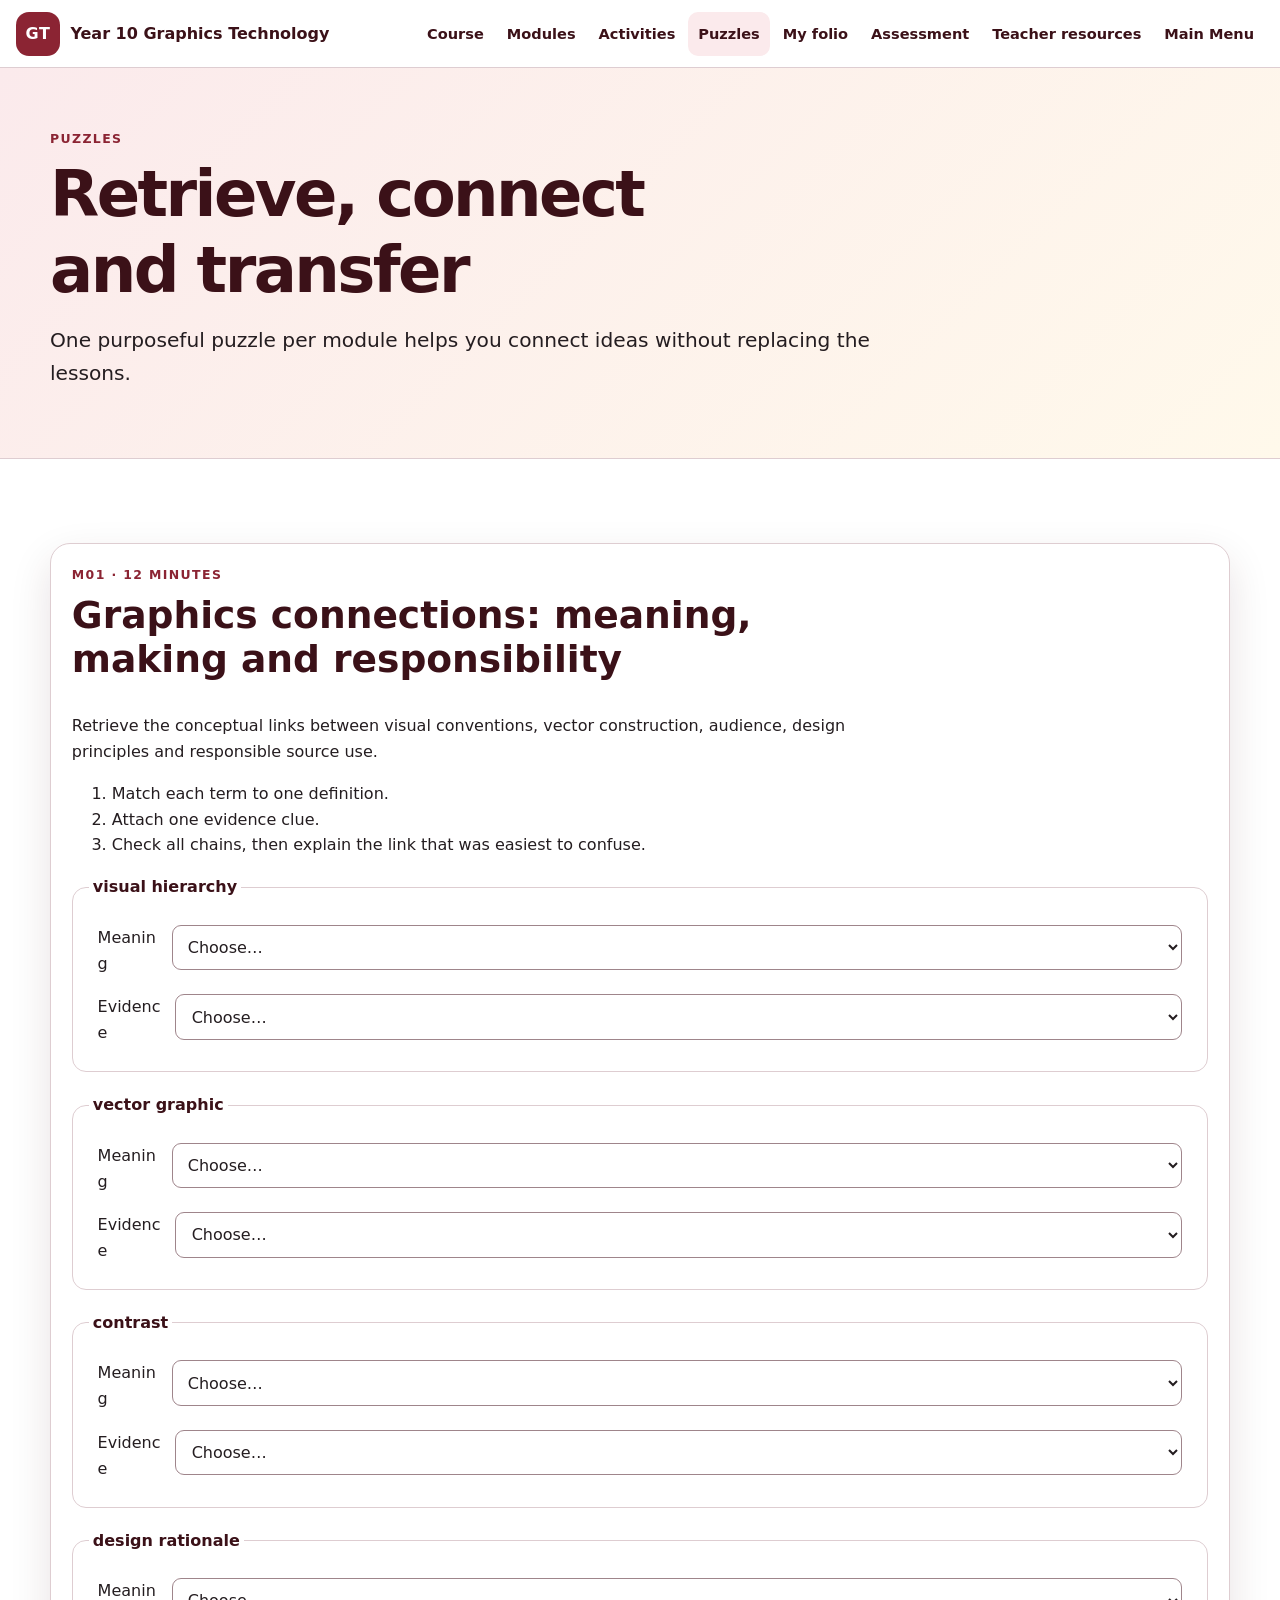
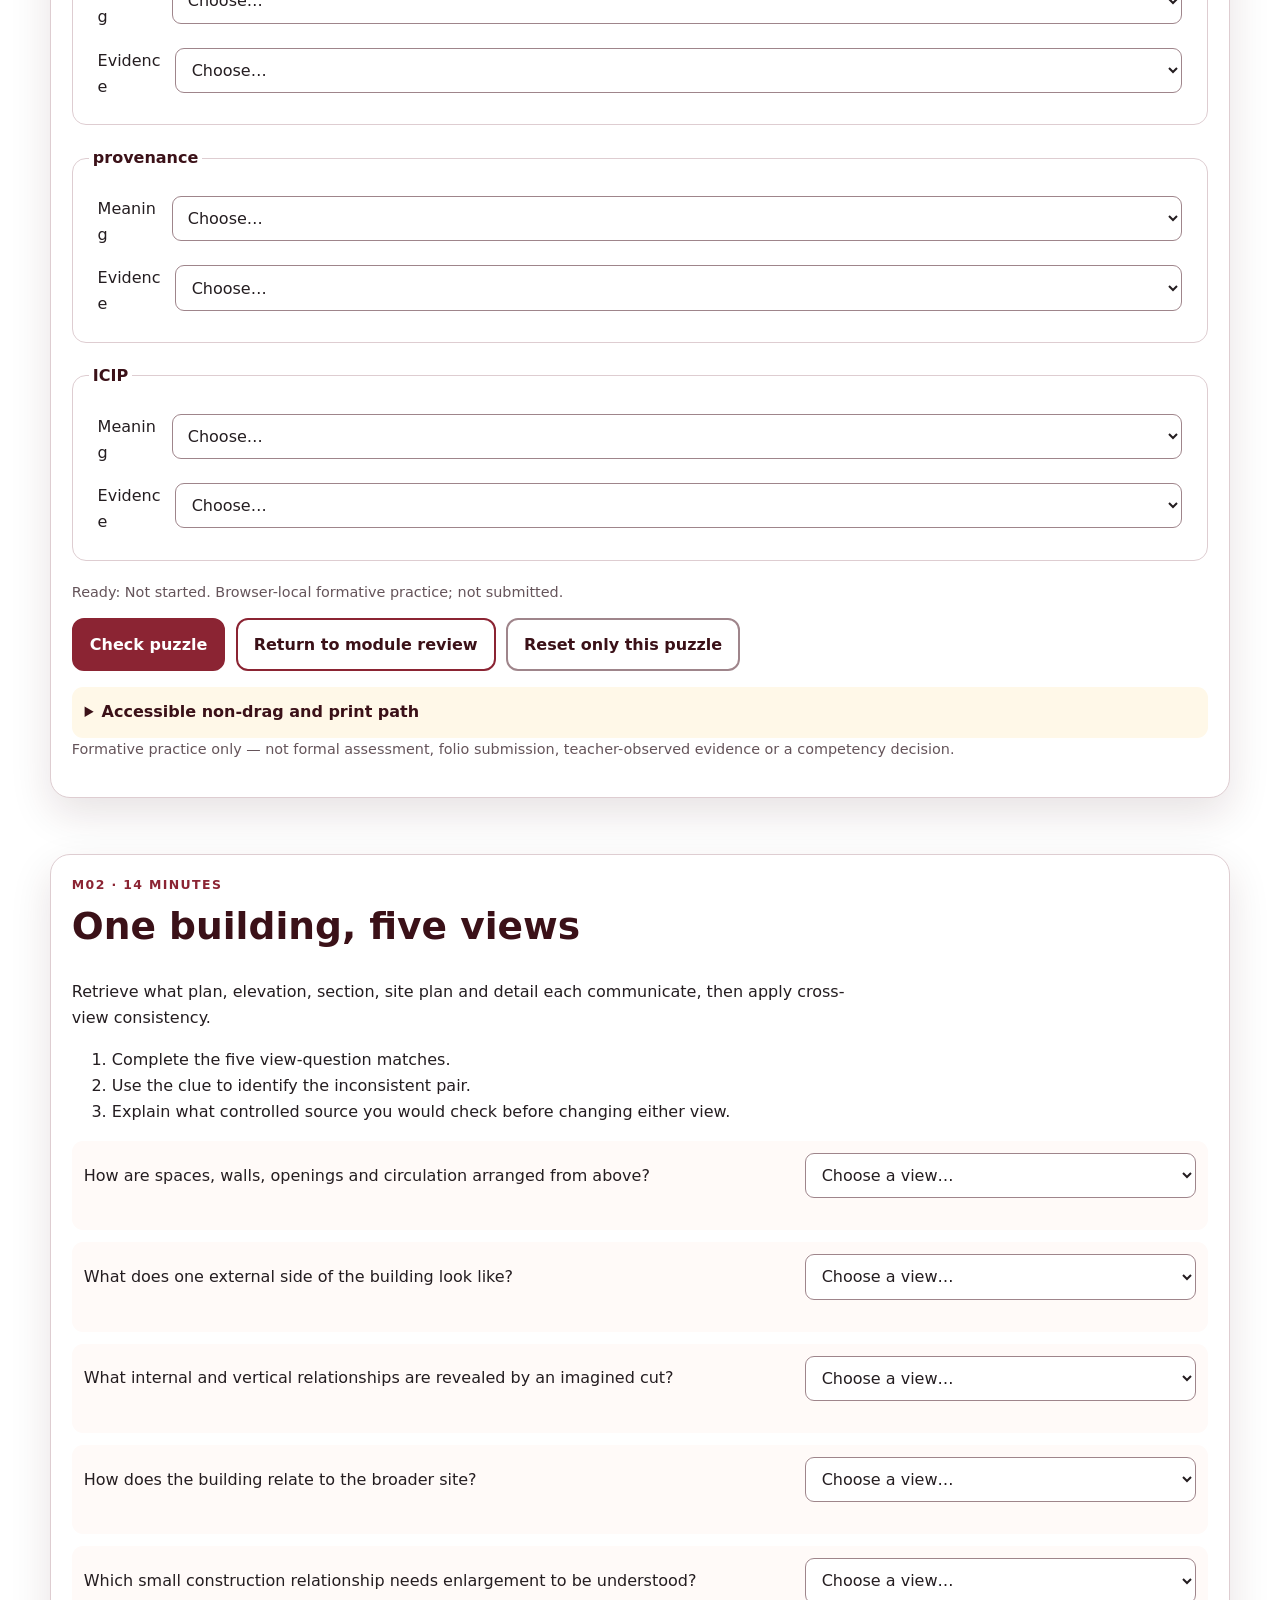
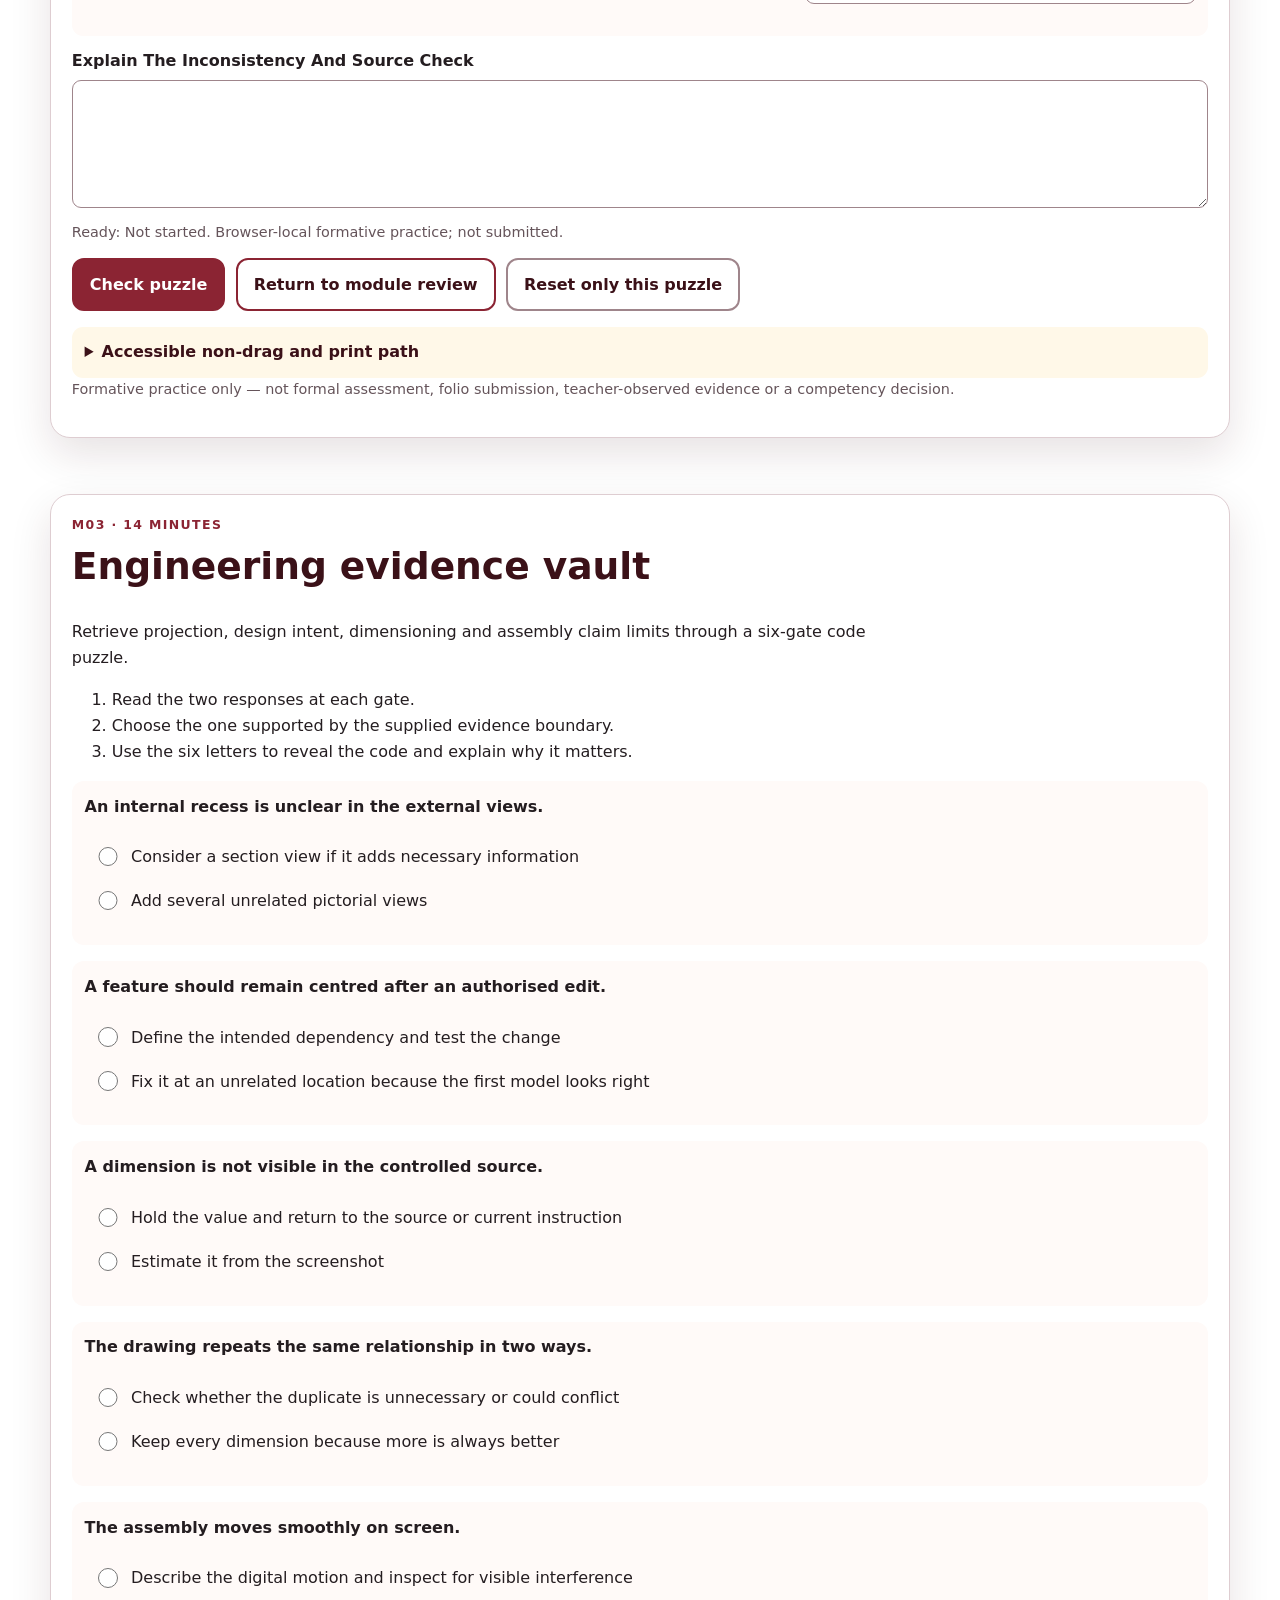
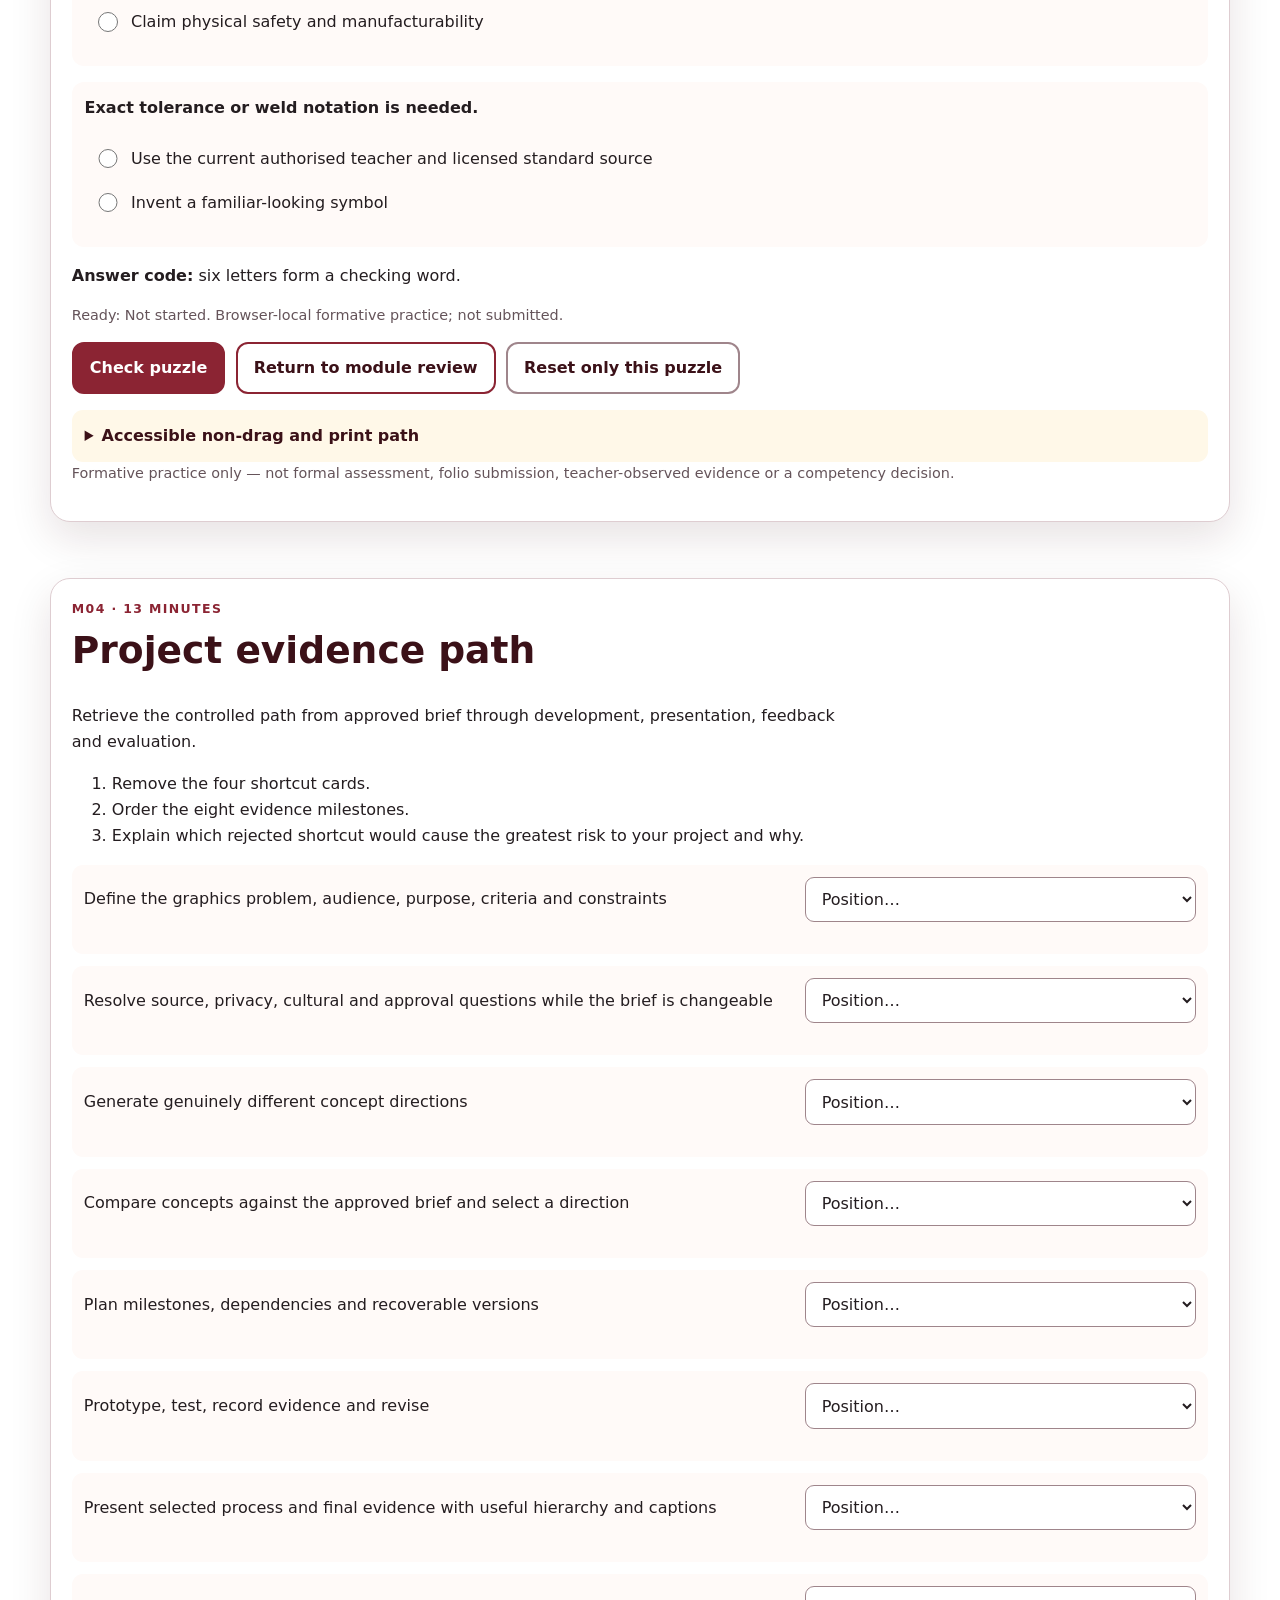
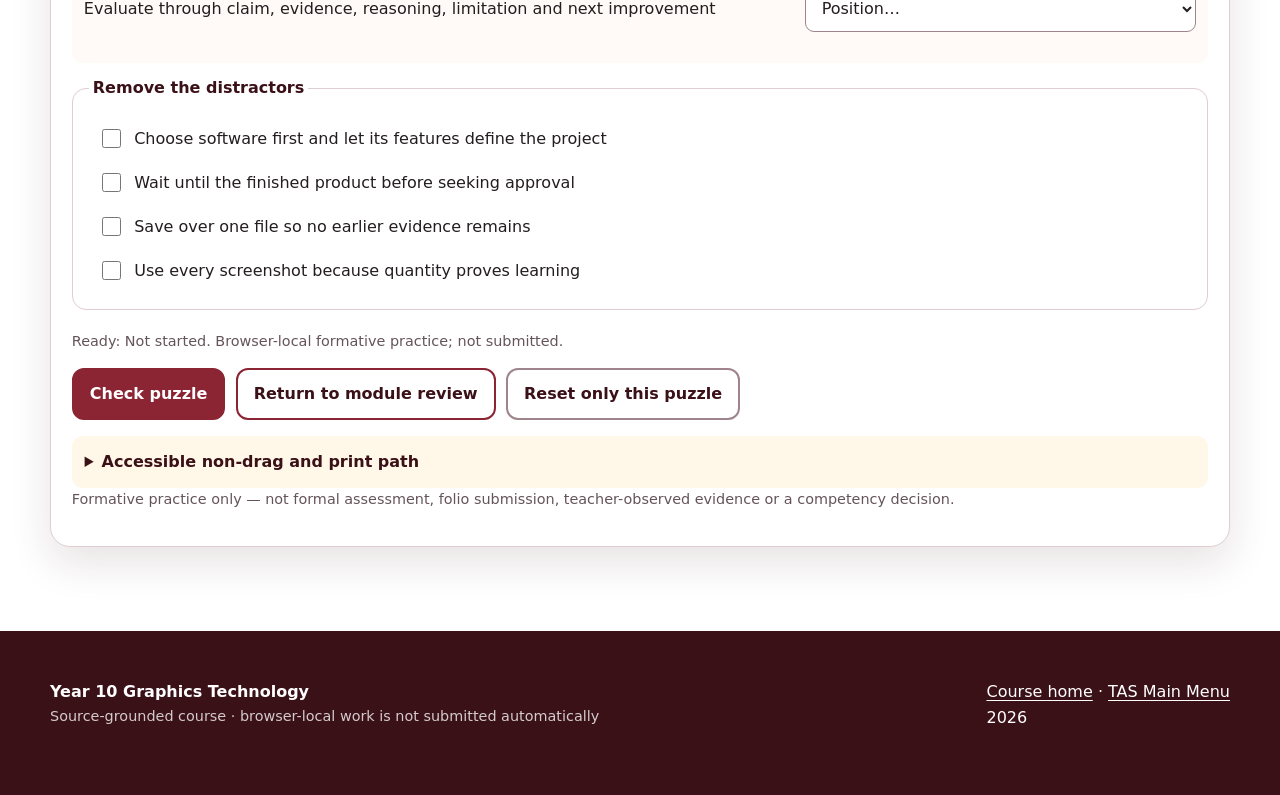
<file: puzzles.html>
<!doctype html>
<html lang="en-AU"><head><meta charset="utf-8"><meta name="viewport" content="width=device-width, initial-scale=1"><meta name="description" content="Four module-linked Graphics Technology retrieval puzzles."><title>Puzzles | Year 10 Graphics Technology</title><link rel="stylesheet" href="styles.css"><link rel="stylesheet" href="course-progress.css"></head><body data-course-state="source-grounded-course"><a class="skip-link" href="#main">Skip to content</a><header class="course-family-nav screen-only"><div class="course-family-nav__inner"><a class="course-family-nav__brand" href="index.html"><span class="course-family-nav__mark" aria-hidden="true">GT</span><span>Year 10 Graphics Technology</span></a><nav class="course-family-nav__links" aria-label="Course navigation"><a href="index.html">Course</a><a href="index.html#modules">Modules</a><a href="activities.html">Activities</a><a aria-current="page" href="puzzles.html">Puzzles</a><a href="folio.html">My folio</a><a href="assessment.html">Assessment</a><a href="teacher-resources.html">Teacher resources</a><a href="https://stevencowell.github.io/Main-Page/">Main Menu</a></nav></div></header><main id="main"><section class="page-hero"><div class="wrap"><p class="eyebrow">Puzzles</p><h1>Retrieve, connect and transfer</h1><p class="lede">One purposeful puzzle per module helps you connect ideas without replacing the lessons.</p></div></section><section class="route-section"><div class="wrap puzzle-grid"><article class="practice-card puzzle-card" id="pzl-m01-graphics-connections-v1" data-practice-card data-record-kind="puzzle" data-record-id="pzl-m01-graphics-connections-v1" data-storage-key="tas:year10-graphics:v1:puzzle:pzl-m01-graphics-connections-v1"><header><p class="eyebrow">M01 · 12 minutes</p><h2>Graphics connections: meaning, making and responsibility</h2><p>Retrieve the conceptual links between visual conventions, vector construction, audience, design principles and responsible source use.</p></header><ol><li>Match each term to one definition.</li><li>Attach one evidence clue.</li><li>Check all chains, then explain the link that was easiest to confuse.</li></ol><fieldset class="practice-stage"><legend>visual hierarchy</legend><label>Meaning<select data-practice-input data-checkable data-expected="gm1" name="pzl-m01-graphics-connections-v1-gt1-meaning"><option value="">Choose…</option><option value="gm1">Controls the order in which viewers notice information.</option><option value="gm2">Uses paths and shapes that remain editable and retain clean geometry when resized.</option><option value="gm3">Creates visible difference that can support emphasis and readability.</option><option value="gm4">Connects a design decision to the brief, audience and purpose.</option><option value="gm5">Records where source material came from and who created or controls it.</option><option value="gm6">Concerns First Nations cultural heritage, knowledge and cultural expressions.</option></select></label><label>Evidence<select data-practice-input data-checkable data-expected="ge1" name="pzl-m01-graphics-connections-v1-gt1-clue"><option value="">Choose…</option><option value="ge1">The main symbol is recognised before supporting wording.</option><option value="ge2">One anchor point can be adjusted without rebuilding the whole graphic.</option><option value="ge3">A pale symbol becomes difficult to distinguish from its background.</option><option value="ge4">The layout choice is explained through the audience’s need for rapid recognition.</option><option value="ge5">The source log identifies creator, location and permitted basis for use.</option><option value="ge6">A proposed cultural motif pauses until relevant authority and guidance are established.</option></select></label></fieldset><fieldset class="practice-stage"><legend>vector graphic</legend><label>Meaning<select data-practice-input data-checkable data-expected="gm2" name="pzl-m01-graphics-connections-v1-gt2-meaning"><option value="">Choose…</option><option value="gm1">Controls the order in which viewers notice information.</option><option value="gm2">Uses paths and shapes that remain editable and retain clean geometry when resized.</option><option value="gm3">Creates visible difference that can support emphasis and readability.</option><option value="gm4">Connects a design decision to the brief, audience and purpose.</option><option value="gm5">Records where source material came from and who created or controls it.</option><option value="gm6">Concerns First Nations cultural heritage, knowledge and cultural expressions.</option></select></label><label>Evidence<select data-practice-input data-checkable data-expected="ge2" name="pzl-m01-graphics-connections-v1-gt2-clue"><option value="">Choose…</option><option value="ge1">The main symbol is recognised before supporting wording.</option><option value="ge2">One anchor point can be adjusted without rebuilding the whole graphic.</option><option value="ge3">A pale symbol becomes difficult to distinguish from its background.</option><option value="ge4">The layout choice is explained through the audience’s need for rapid recognition.</option><option value="ge5">The source log identifies creator, location and permitted basis for use.</option><option value="ge6">A proposed cultural motif pauses until relevant authority and guidance are established.</option></select></label></fieldset><fieldset class="practice-stage"><legend>contrast</legend><label>Meaning<select data-practice-input data-checkable data-expected="gm3" name="pzl-m01-graphics-connections-v1-gt3-meaning"><option value="">Choose…</option><option value="gm1">Controls the order in which viewers notice information.</option><option value="gm2">Uses paths and shapes that remain editable and retain clean geometry when resized.</option><option value="gm3">Creates visible difference that can support emphasis and readability.</option><option value="gm4">Connects a design decision to the brief, audience and purpose.</option><option value="gm5">Records where source material came from and who created or controls it.</option><option value="gm6">Concerns First Nations cultural heritage, knowledge and cultural expressions.</option></select></label><label>Evidence<select data-practice-input data-checkable data-expected="ge3" name="pzl-m01-graphics-connections-v1-gt3-clue"><option value="">Choose…</option><option value="ge1">The main symbol is recognised before supporting wording.</option><option value="ge2">One anchor point can be adjusted without rebuilding the whole graphic.</option><option value="ge3">A pale symbol becomes difficult to distinguish from its background.</option><option value="ge4">The layout choice is explained through the audience’s need for rapid recognition.</option><option value="ge5">The source log identifies creator, location and permitted basis for use.</option><option value="ge6">A proposed cultural motif pauses until relevant authority and guidance are established.</option></select></label></fieldset><fieldset class="practice-stage"><legend>design rationale</legend><label>Meaning<select data-practice-input data-checkable data-expected="gm4" name="pzl-m01-graphics-connections-v1-gt4-meaning"><option value="">Choose…</option><option value="gm1">Controls the order in which viewers notice information.</option><option value="gm2">Uses paths and shapes that remain editable and retain clean geometry when resized.</option><option value="gm3">Creates visible difference that can support emphasis and readability.</option><option value="gm4">Connects a design decision to the brief, audience and purpose.</option><option value="gm5">Records where source material came from and who created or controls it.</option><option value="gm6">Concerns First Nations cultural heritage, knowledge and cultural expressions.</option></select></label><label>Evidence<select data-practice-input data-checkable data-expected="ge4" name="pzl-m01-graphics-connections-v1-gt4-clue"><option value="">Choose…</option><option value="ge1">The main symbol is recognised before supporting wording.</option><option value="ge2">One anchor point can be adjusted without rebuilding the whole graphic.</option><option value="ge3">A pale symbol becomes difficult to distinguish from its background.</option><option value="ge4">The layout choice is explained through the audience’s need for rapid recognition.</option><option value="ge5">The source log identifies creator, location and permitted basis for use.</option><option value="ge6">A proposed cultural motif pauses until relevant authority and guidance are established.</option></select></label></fieldset><fieldset class="practice-stage"><legend>provenance</legend><label>Meaning<select data-practice-input data-checkable data-expected="gm5" name="pzl-m01-graphics-connections-v1-gt5-meaning"><option value="">Choose…</option><option value="gm1">Controls the order in which viewers notice information.</option><option value="gm2">Uses paths and shapes that remain editable and retain clean geometry when resized.</option><option value="gm3">Creates visible difference that can support emphasis and readability.</option><option value="gm4">Connects a design decision to the brief, audience and purpose.</option><option value="gm5">Records where source material came from and who created or controls it.</option><option value="gm6">Concerns First Nations cultural heritage, knowledge and cultural expressions.</option></select></label><label>Evidence<select data-practice-input data-checkable data-expected="ge5" name="pzl-m01-graphics-connections-v1-gt5-clue"><option value="">Choose…</option><option value="ge1">The main symbol is recognised before supporting wording.</option><option value="ge2">One anchor point can be adjusted without rebuilding the whole graphic.</option><option value="ge3">A pale symbol becomes difficult to distinguish from its background.</option><option value="ge4">The layout choice is explained through the audience’s need for rapid recognition.</option><option value="ge5">The source log identifies creator, location and permitted basis for use.</option><option value="ge6">A proposed cultural motif pauses until relevant authority and guidance are established.</option></select></label></fieldset><fieldset class="practice-stage"><legend>ICIP</legend><label>Meaning<select data-practice-input data-checkable data-expected="gm6" name="pzl-m01-graphics-connections-v1-gt6-meaning"><option value="">Choose…</option><option value="gm1">Controls the order in which viewers notice information.</option><option value="gm2">Uses paths and shapes that remain editable and retain clean geometry when resized.</option><option value="gm3">Creates visible difference that can support emphasis and readability.</option><option value="gm4">Connects a design decision to the brief, audience and purpose.</option><option value="gm5">Records where source material came from and who created or controls it.</option><option value="gm6">Concerns First Nations cultural heritage, knowledge and cultural expressions.</option></select></label><label>Evidence<select data-practice-input data-checkable data-expected="ge6" name="pzl-m01-graphics-connections-v1-gt6-clue"><option value="">Choose…</option><option value="ge1">The main symbol is recognised before supporting wording.</option><option value="ge2">One anchor point can be adjusted without rebuilding the whole graphic.</option><option value="ge3">A pale symbol becomes difficult to distinguish from its background.</option><option value="ge4">The layout choice is explained through the audience’s need for rapid recognition.</option><option value="ge5">The source log identifies creator, location and permitted basis for use.</option><option value="ge6">A proposed cultural motif pauses until relevant authority and guidance are established.</option></select></label></fieldset><p class="practice-status" role="status" aria-live="polite" data-practice-status>Not started</p><div class="practice-actions screen-only"><button class="button" type="button" data-check-practice>Check puzzle</button><a class="button secondary" href="modules/module-01.html#m01-review">Return to module review</a><button class="button quiet" type="button" data-reset-practice>Reset only this puzzle</button></div><details class="low-tech"><summary>Accessible non-drag and print path</summary><p>Arrange six rows of term, meaning and evidence. Record the final chains in a table.</p></details><p class="fine">Formative practice only — not formal assessment, folio submission, teacher-observed evidence or a competency decision.</p></article><article class="practice-card puzzle-card" id="pzl-m02-one-building-five-views-v1" data-practice-card data-record-kind="puzzle" data-record-id="pzl-m02-one-building-five-views-v1" data-storage-key="tas:year10-graphics:v1:puzzle:pzl-m02-one-building-five-views-v1"><header><p class="eyebrow">M02 · 14 minutes</p><h2>One building, five views</h2><p>Retrieve what plan, elevation, section, site plan and detail each communicate, then apply cross-view consistency.</p></header><ol><li>Complete the five view-question matches.</li><li>Use the clue to identify the inconsistent pair.</li><li>Explain what controlled source you would check before changing either view.</li></ol><label class="practice-row"><span>How are spaces, walls, openings and circulation arranged from above?</span><select data-practice-input data-checkable data-expected="floor plan" name="pzl-m02-one-building-five-views-v1-aq1"><option value="">Choose a view…</option><option>floor plan</option><option>elevation</option><option>section</option><option>site plan</option><option>detail</option></select><span class="inline-feedback" data-inline-feedback></span></label><label class="practice-row"><span>What does one external side of the building look like?</span><select data-practice-input data-checkable data-expected="elevation" name="pzl-m02-one-building-five-views-v1-aq2"><option value="">Choose a view…</option><option>floor plan</option><option>elevation</option><option>section</option><option>site plan</option><option>detail</option></select><span class="inline-feedback" data-inline-feedback></span></label><label class="practice-row"><span>What internal and vertical relationships are revealed by an imagined cut?</span><select data-practice-input data-checkable data-expected="section" name="pzl-m02-one-building-five-views-v1-aq3"><option value="">Choose a view…</option><option>floor plan</option><option>elevation</option><option>section</option><option>site plan</option><option>detail</option></select><span class="inline-feedback" data-inline-feedback></span></label><label class="practice-row"><span>How does the building relate to the broader site?</span><select data-practice-input data-checkable data-expected="site plan" name="pzl-m02-one-building-five-views-v1-aq4"><option value="">Choose a view…</option><option>floor plan</option><option>elevation</option><option>section</option><option>site plan</option><option>detail</option></select><span class="inline-feedback" data-inline-feedback></span></label><label class="practice-row"><span>Which small construction relationship needs enlargement to be understood?</span><select data-practice-input data-checkable data-expected="detail" name="pzl-m02-one-building-five-views-v1-aq5"><option value="">Choose a view…</option><option>floor plan</option><option>elevation</option><option>section</option><option>site plan</option><option>detail</option></select><span class="inline-feedback" data-inline-feedback></span></label><label class="response-field"><strong>Explain the inconsistency and source check</strong><textarea data-practice-input data-authentic name="pzl-m02-one-building-five-views-v1-reflection" rows="4"></textarea></label><p class="practice-status" role="status" aria-live="polite" data-practice-status>Not started</p><div class="practice-actions screen-only"><button class="button" type="button" data-check-practice>Check puzzle</button><a class="button secondary" href="modules/module-02.html#m02-review">Return to module review</a><button class="button quiet" type="button" data-reset-practice>Reset only this puzzle</button></div><details class="low-tech"><summary>Accessible non-drag and print path</summary><p>Tick one question per view, circle the inconsistent pair in the clue and write the source-check sentence.</p></details><p class="fine">Formative practice only — not formal assessment, folio submission, teacher-observed evidence or a competency decision.</p></article><article class="practice-card puzzle-card" id="pzl-m03-engineering-evidence-vault-v1" data-practice-card data-record-kind="puzzle" data-record-id="pzl-m03-engineering-evidence-vault-v1" data-storage-key="tas:year10-graphics:v1:puzzle:pzl-m03-engineering-evidence-vault-v1"><header><p class="eyebrow">M03 · 14 minutes</p><h2>Engineering evidence vault</h2><p>Retrieve projection, design intent, dimensioning and assembly claim limits through a six-gate code puzzle.</p></header><ol><li>Read the two responses at each gate.</li><li>Choose the one supported by the supplied evidence boundary.</li><li>Use the six letters to reveal the code and explain why it matters.</li></ol><div class="choice-group" data-choice-group data-expected="C"><p><strong>An internal recess is unclear in the external views.</strong></p><label><input type="radio" data-practice-input name="pzl-m03-engineering-evidence-vault-v1-eg1" value="C"> Consider a section view if it adds necessary information</label><label><input type="radio" data-practice-input name="pzl-m03-engineering-evidence-vault-v1-eg1" value="R"> Add several unrelated pictorial views</label><span class="inline-feedback" data-inline-feedback></span></div><div class="choice-group" data-choice-group data-expected="H"><p><strong>A feature should remain centred after an authorised edit.</strong></p><label><input type="radio" data-practice-input name="pzl-m03-engineering-evidence-vault-v1-eg2" value="H"> Define the intended dependency and test the change</label><label><input type="radio" data-practice-input name="pzl-m03-engineering-evidence-vault-v1-eg2" value="A"> Fix it at an unrelated location because the first model looks right</label><span class="inline-feedback" data-inline-feedback></span></div><div class="choice-group" data-choice-group data-expected="E"><p><strong>A dimension is not visible in the controlled source.</strong></p><label><input type="radio" data-practice-input name="pzl-m03-engineering-evidence-vault-v1-eg3" value="E"> Hold the value and return to the source or current instruction</label><label><input type="radio" data-practice-input name="pzl-m03-engineering-evidence-vault-v1-eg3" value="M"> Estimate it from the screenshot</label><span class="inline-feedback" data-inline-feedback></span></div><div class="choice-group" data-choice-group data-expected="C"><p><strong>The drawing repeats the same relationship in two ways.</strong></p><label><input type="radio" data-practice-input name="pzl-m03-engineering-evidence-vault-v1-eg4" value="C"> Check whether the duplicate is unnecessary or could conflict</label><label><input type="radio" data-practice-input name="pzl-m03-engineering-evidence-vault-v1-eg4" value="T"> Keep every dimension because more is always better</label><span class="inline-feedback" data-inline-feedback></span></div><div class="choice-group" data-choice-group data-expected="K"><p><strong>The assembly moves smoothly on screen.</strong></p><label><input type="radio" data-practice-input name="pzl-m03-engineering-evidence-vault-v1-eg5" value="K"> Describe the digital motion and inspect for visible interference</label><label><input type="radio" data-practice-input name="pzl-m03-engineering-evidence-vault-v1-eg5" value="P"> Claim physical safety and manufacturability</label><span class="inline-feedback" data-inline-feedback></span></div><div class="choice-group" data-choice-group data-expected="S"><p><strong>Exact tolerance or weld notation is needed.</strong></p><label><input type="radio" data-practice-input name="pzl-m03-engineering-evidence-vault-v1-eg6" value="S"> Use the current authorised teacher and licensed standard source</label><label><input type="radio" data-practice-input name="pzl-m03-engineering-evidence-vault-v1-eg6" value="D"> Invent a familiar-looking symbol</label><span class="inline-feedback" data-inline-feedback></span></div><p><strong>Answer code:</strong> six letters form a checking word.</p><p class="practice-status" role="status" aria-live="polite" data-practice-status>Not started</p><div class="practice-actions screen-only"><button class="button" type="button" data-check-practice>Check puzzle</button><a class="button secondary" href="modules/module-03.html#m03-review">Return to module review</a><button class="button quiet" type="button" data-reset-practice>Reset only this puzzle</button></div><details class="low-tech"><summary>Accessible non-drag and print path</summary><p>Circle one response at each gate, write the letter, then decode the six-letter word and explain it in one sentence.</p></details><p class="fine">Formative practice only — not formal assessment, folio submission, teacher-observed evidence or a competency decision.</p></article><article class="practice-card puzzle-card" id="pzl-m04-project-evidence-path-v1" data-practice-card data-record-kind="puzzle" data-record-id="pzl-m04-project-evidence-path-v1" data-storage-key="tas:year10-graphics:v1:puzzle:pzl-m04-project-evidence-path-v1"><header><p class="eyebrow">M04 · 13 minutes</p><h2>Project evidence path</h2><p>Retrieve the controlled path from approved brief through development, presentation, feedback and evaluation.</p></header><ol><li>Remove the four shortcut cards.</li><li>Order the eight evidence milestones.</li><li>Explain which rejected shortcut would cause the greatest risk to your project and why.</li></ol><label class="practice-row"><span>Define the graphics problem, audience, purpose, criteria and constraints</span><select data-practice-input data-checkable data-expected="1" name="pzl-m04-project-evidence-path-v1-pm1"><option value="">Position…</option><option value="1">1</option><option value="2">2</option><option value="3">3</option><option value="4">4</option><option value="5">5</option><option value="6">6</option><option value="7">7</option><option value="8">8</option></select><span class="inline-feedback" data-inline-feedback></span></label><label class="practice-row"><span>Resolve source, privacy, cultural and approval questions while the brief is changeable</span><select data-practice-input data-checkable data-expected="2" name="pzl-m04-project-evidence-path-v1-pm2"><option value="">Position…</option><option value="1">1</option><option value="2">2</option><option value="3">3</option><option value="4">4</option><option value="5">5</option><option value="6">6</option><option value="7">7</option><option value="8">8</option></select><span class="inline-feedback" data-inline-feedback></span></label><label class="practice-row"><span>Generate genuinely different concept directions</span><select data-practice-input data-checkable data-expected="3" name="pzl-m04-project-evidence-path-v1-pm3"><option value="">Position…</option><option value="1">1</option><option value="2">2</option><option value="3">3</option><option value="4">4</option><option value="5">5</option><option value="6">6</option><option value="7">7</option><option value="8">8</option></select><span class="inline-feedback" data-inline-feedback></span></label><label class="practice-row"><span>Compare concepts against the approved brief and select a direction</span><select data-practice-input data-checkable data-expected="4" name="pzl-m04-project-evidence-path-v1-pm4"><option value="">Position…</option><option value="1">1</option><option value="2">2</option><option value="3">3</option><option value="4">4</option><option value="5">5</option><option value="6">6</option><option value="7">7</option><option value="8">8</option></select><span class="inline-feedback" data-inline-feedback></span></label><label class="practice-row"><span>Plan milestones, dependencies and recoverable versions</span><select data-practice-input data-checkable data-expected="5" name="pzl-m04-project-evidence-path-v1-pm5"><option value="">Position…</option><option value="1">1</option><option value="2">2</option><option value="3">3</option><option value="4">4</option><option value="5">5</option><option value="6">6</option><option value="7">7</option><option value="8">8</option></select><span class="inline-feedback" data-inline-feedback></span></label><label class="practice-row"><span>Prototype, test, record evidence and revise</span><select data-practice-input data-checkable data-expected="6" name="pzl-m04-project-evidence-path-v1-pm6"><option value="">Position…</option><option value="1">1</option><option value="2">2</option><option value="3">3</option><option value="4">4</option><option value="5">5</option><option value="6">6</option><option value="7">7</option><option value="8">8</option></select><span class="inline-feedback" data-inline-feedback></span></label><label class="practice-row"><span>Present selected process and final evidence with useful hierarchy and captions</span><select data-practice-input data-checkable data-expected="7" name="pzl-m04-project-evidence-path-v1-pm7"><option value="">Position…</option><option value="1">1</option><option value="2">2</option><option value="3">3</option><option value="4">4</option><option value="5">5</option><option value="6">6</option><option value="7">7</option><option value="8">8</option></select><span class="inline-feedback" data-inline-feedback></span></label><label class="practice-row"><span>Evaluate through claim, evidence, reasoning, limitation and next improvement</span><select data-practice-input data-checkable data-expected="8" name="pzl-m04-project-evidence-path-v1-pm8"><option value="">Position…</option><option value="1">1</option><option value="2">2</option><option value="3">3</option><option value="4">4</option><option value="5">5</option><option value="6">6</option><option value="7">7</option><option value="8">8</option></select><span class="inline-feedback" data-inline-feedback></span></label><fieldset class="practice-stage"><legend>Remove the distractors</legend><label><input type="checkbox" data-practice-input name="pzl-m04-project-evidence-path-v1-pd1"> Choose software first and let its features define the project</label><label><input type="checkbox" data-practice-input name="pzl-m04-project-evidence-path-v1-pd2"> Wait until the finished product before seeking approval</label><label><input type="checkbox" data-practice-input name="pzl-m04-project-evidence-path-v1-pd3"> Save over one file so no earlier evidence remains</label><label><input type="checkbox" data-practice-input name="pzl-m04-project-evidence-path-v1-pd4"> Use every screenshot because quantity proves learning</label></fieldset><p class="practice-status" role="status" aria-live="polite" data-practice-status>Not started</p><div class="practice-actions screen-only"><button class="button" type="button" data-check-practice>Check puzzle</button><a class="button secondary" href="modules/module-04.html#m04-review">Return to module review</a><button class="button quiet" type="button" data-reset-practice>Reset only this puzzle</button></div><details class="low-tech"><summary>Accessible non-drag and print path</summary><p>Cross out four shortcuts, number the remaining eight milestones and justify the riskiest rejected card.</p></details><p class="fine">Formative practice only — not formal assessment, folio submission, teacher-observed evidence or a competency decision.</p></article></div></section></main><footer class="footer"><div class="wrap footer-grid"><div><strong>Year 10 Graphics Technology</strong><p class="fine">Source-grounded course · browser-local work is not submitted automatically</p></div><p><a href="index.html">Course home</a> · <a href="https://stevencowell.github.io/Main-Page/">TAS Main Menu</a><br><span data-year></span></p></div></footer><script src="course-data.js"></script><script src="shared.js"></script><script src="site-runtime.js"></script><script src="course-progress.js"></script></body></html>
</file>
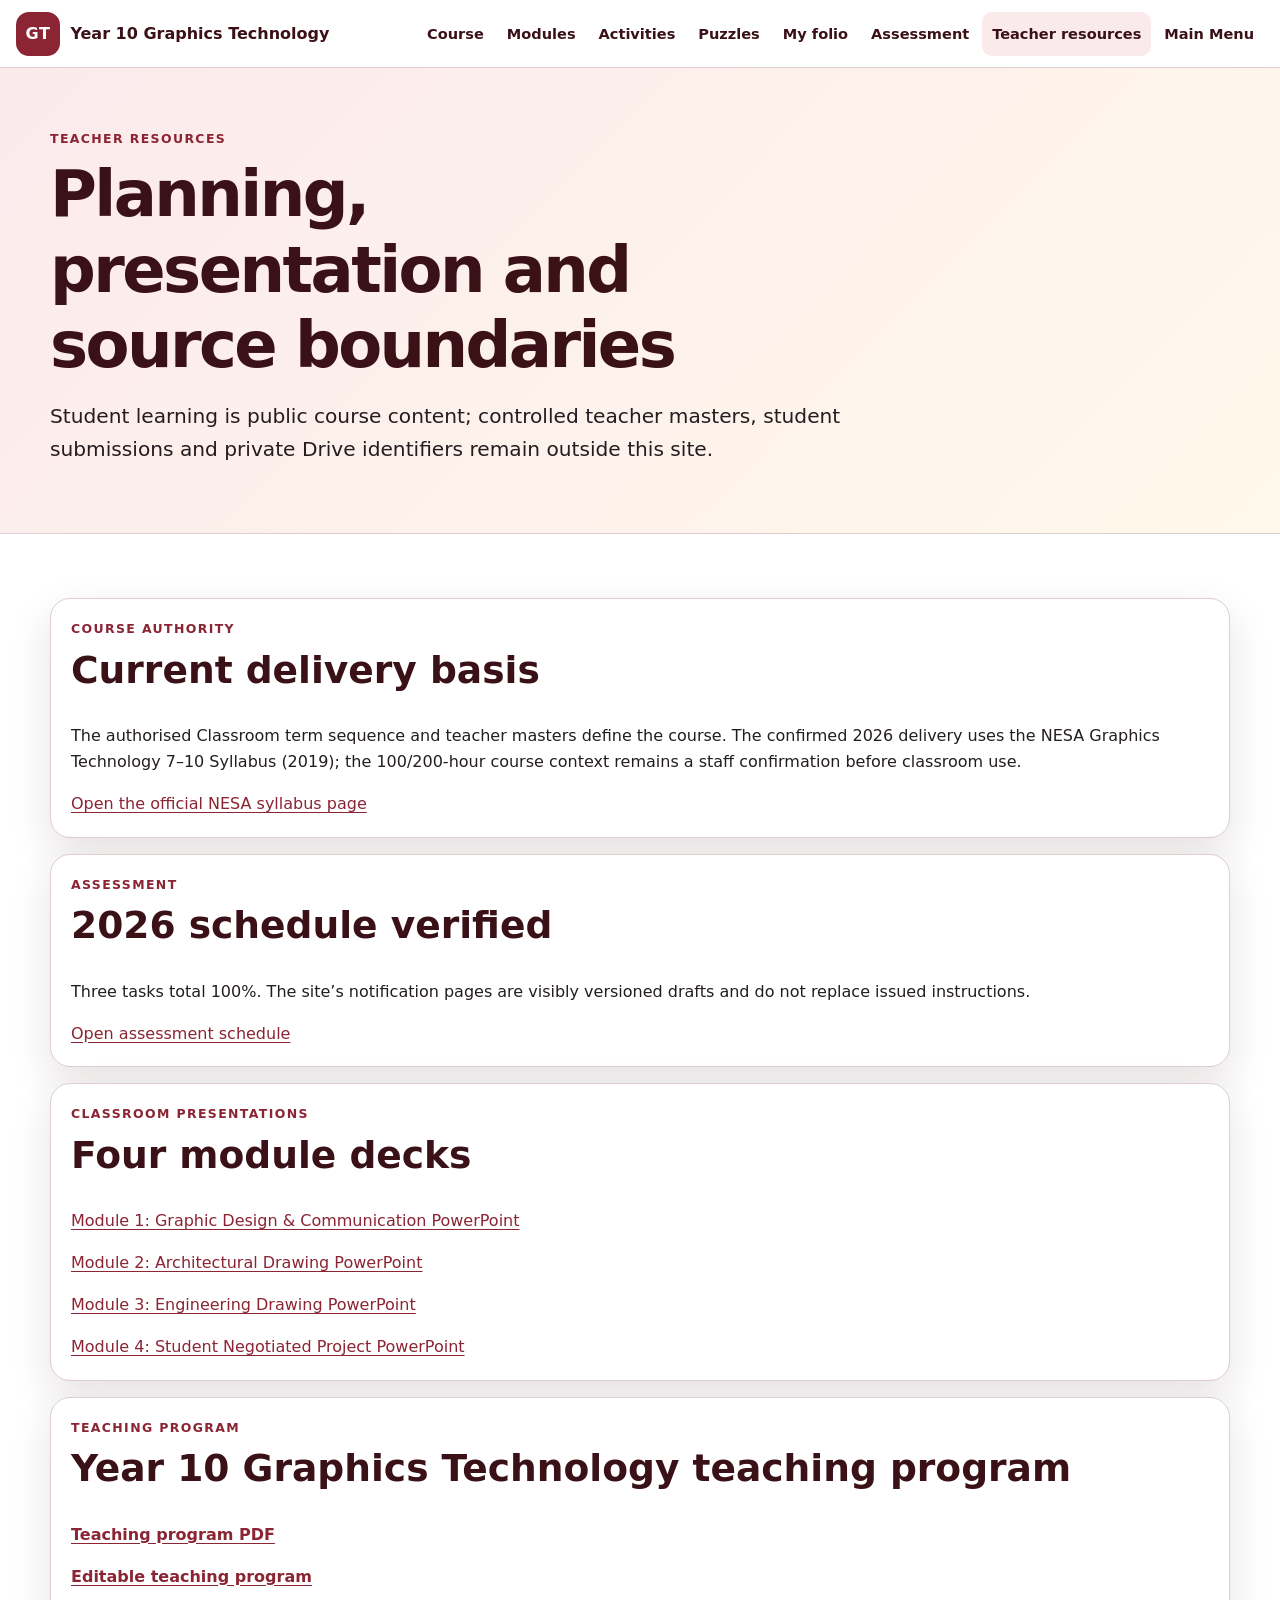
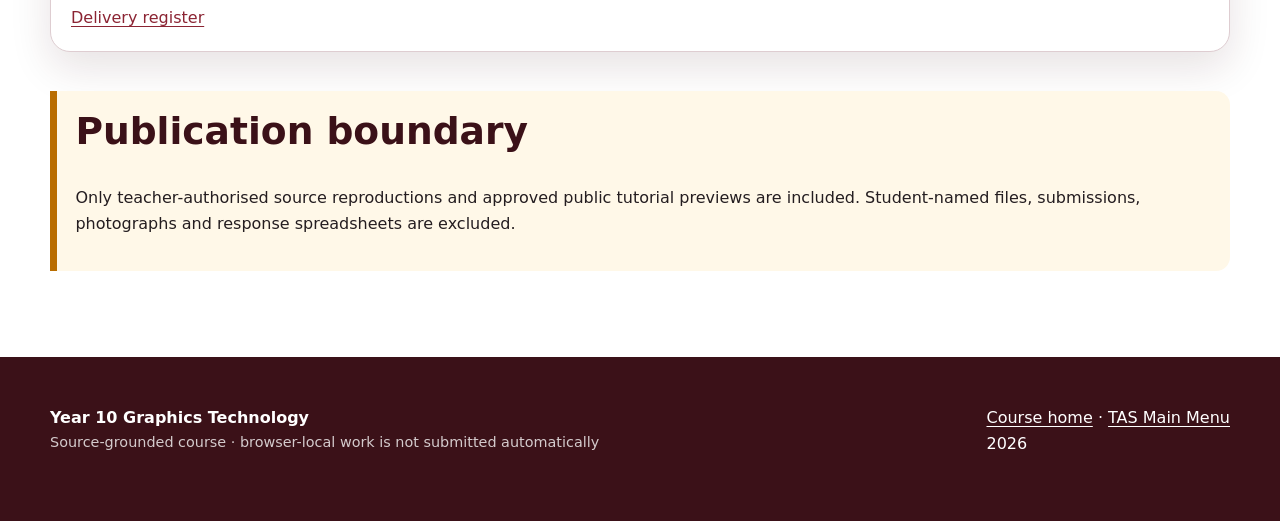
<file: teacher-resources.html>
<!doctype html>
<html lang="en-AU"><head><meta charset="utf-8"><meta name="viewport" content="width=device-width, initial-scale=1"><meta name="description" content="Controlled teacher resources for Year 10 Graphics Technology."><title>Teacher resources | Year 10 Graphics Technology</title><link rel="stylesheet" href="styles.css"><link rel="stylesheet" href="course-progress.css"></head><body data-course-state="source-grounded-course"><a class="skip-link" href="#main">Skip to content</a><header class="course-family-nav screen-only"><div class="course-family-nav__inner"><a class="course-family-nav__brand" href="index.html"><span class="course-family-nav__mark" aria-hidden="true">GT</span><span>Year 10 Graphics Technology</span></a><nav class="course-family-nav__links" aria-label="Course navigation"><a href="index.html">Course</a><a href="index.html#modules">Modules</a><a href="activities.html">Activities</a><a href="puzzles.html">Puzzles</a><a href="folio.html">My folio</a><a href="assessment.html">Assessment</a><a aria-current="page" href="teacher-resources.html">Teacher resources</a><a href="https://stevencowell.github.io/Main-Page/">Main Menu</a></nav></div></header><main id="main"><section class="page-hero"><div class="wrap"><p class="eyebrow">Teacher resources</p><h1>Planning, presentation and source boundaries</h1><p class="lede">Student learning is public course content; controlled teacher masters, student submissions and private Drive identifiers remain outside this site.</p></div></section><section class="route-section"><div class="wrap teacher-grid"><article class="card"><p class="eyebrow">Course authority</p><h2>Current delivery basis</h2><p>The authorised Classroom term sequence and teacher masters define the course. The confirmed 2026 delivery uses the NESA Graphics Technology 7–10 Syllabus (2019); the 100/200-hour course context remains a staff confirmation before classroom use.</p><a href="https://www.nsw.gov.au/education-and-training/nesa/curriculum/tas/graphics-technology-7-10-2019">Open the official NESA syllabus page</a></article><article class="card"><p class="eyebrow">Assessment</p><h2>2026 schedule verified</h2><p>Three tasks total 100%. The site’s notification pages are visibly versioned drafts and do not replace issued instructions.</p><a href="assessment.html">Open assessment schedule</a></article><section class="card presentation-library"><p class="eyebrow">Classroom presentations</p><h2>Four module decks</h2><p><a href="assets/presentations/module-01-graphic-design-and-communication.pptx" download>Module 1: Graphic Design &amp; Communication PowerPoint</a></p><p><a href="assets/presentations/module-02-architectural-drawing.pptx" download>Module 2: Architectural Drawing PowerPoint</a></p><p><a href="assets/presentations/module-03-engineering-drawing.pptx" download>Module 3: Engineering Drawing PowerPoint</a></p><p><a href="assets/presentations/module-04-student-negotiated-project.pptx" download>Module 4: Student Negotiated Project PowerPoint</a></p></section><section class="card" id="teacher-program-links" data-program-link-slot><p class="eyebrow">Teaching program</p><h2>Year 10 Graphics Technology teaching program</h2><p><strong><a href="assets/teacher/teacher-program-v1.0.0.pdf" download>Teaching program PDF</a></strong></p><p><strong><a href="assets/teacher/teacher-program-v1.0.0.docx" download>Editable teaching program</a></strong></p><p><a href="assets/teacher/delivery-register-v1.0.0.xlsx" download>Delivery register</a></p></section><aside class="boundary-note"><h2>Publication boundary</h2><p>Only teacher-authorised source reproductions and approved public tutorial previews are included. Student-named files, submissions, photographs and response spreadsheets are excluded.</p></aside></div></section></main><footer class="footer"><div class="wrap footer-grid"><div><strong>Year 10 Graphics Technology</strong><p class="fine">Source-grounded course · browser-local work is not submitted automatically</p></div><p><a href="index.html">Course home</a> · <a href="https://stevencowell.github.io/Main-Page/">TAS Main Menu</a><br><span data-year></span></p></div></footer><script src="course-data.js"></script><script src="shared.js"></script><script src="site-runtime.js"></script><script src="course-progress.js"></script></body></html>
</file>
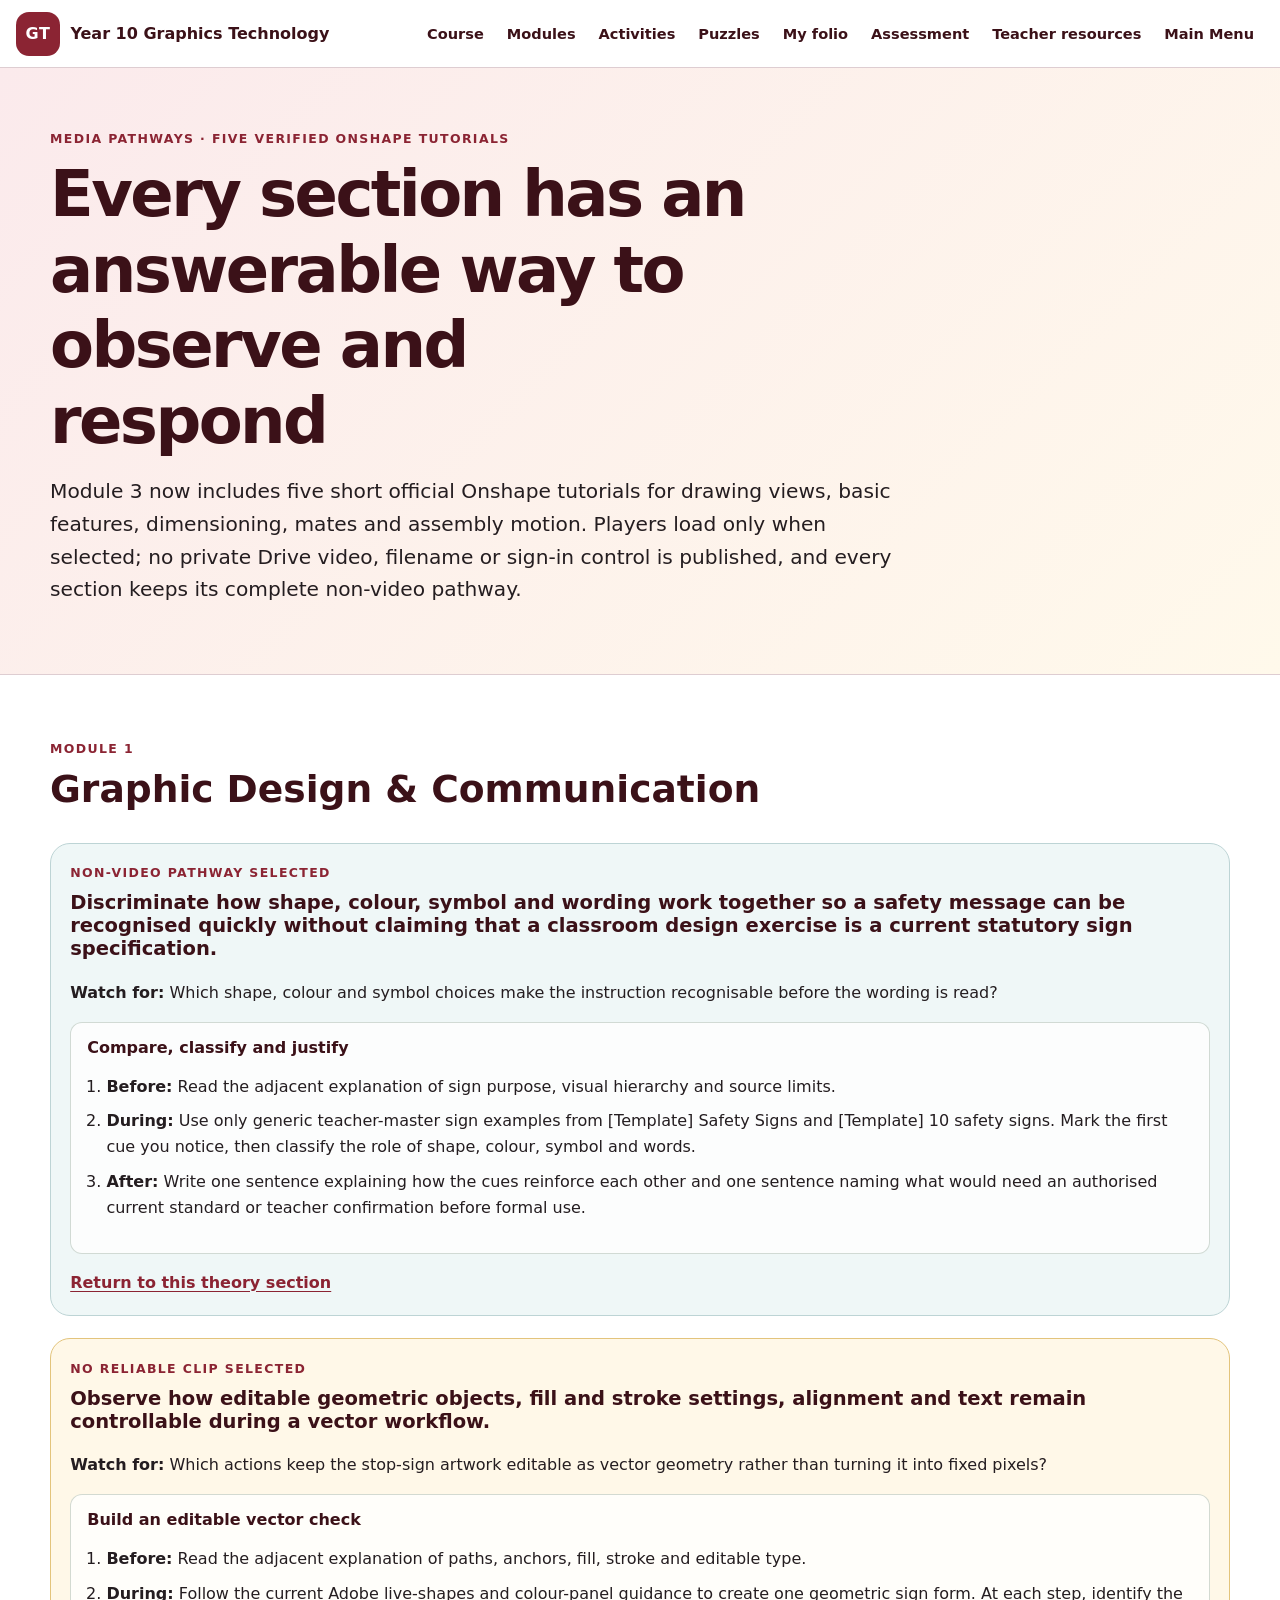
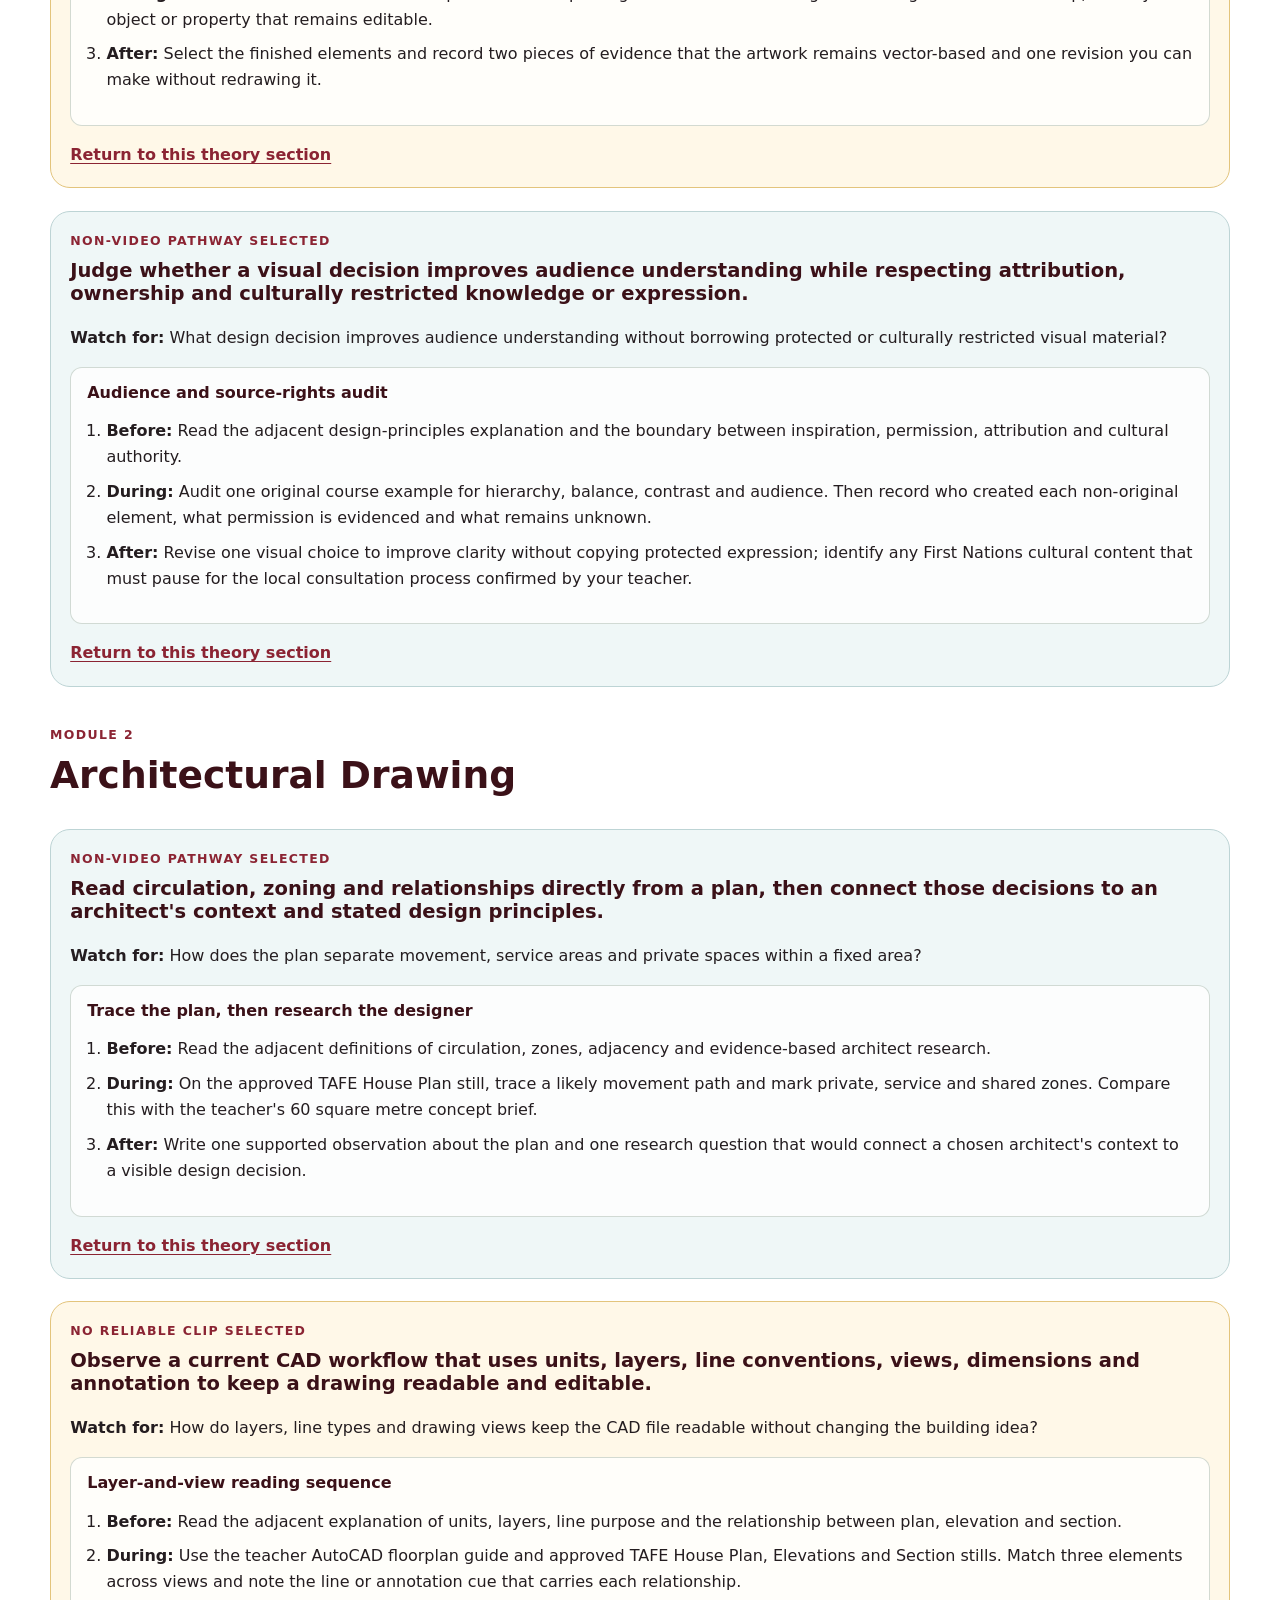
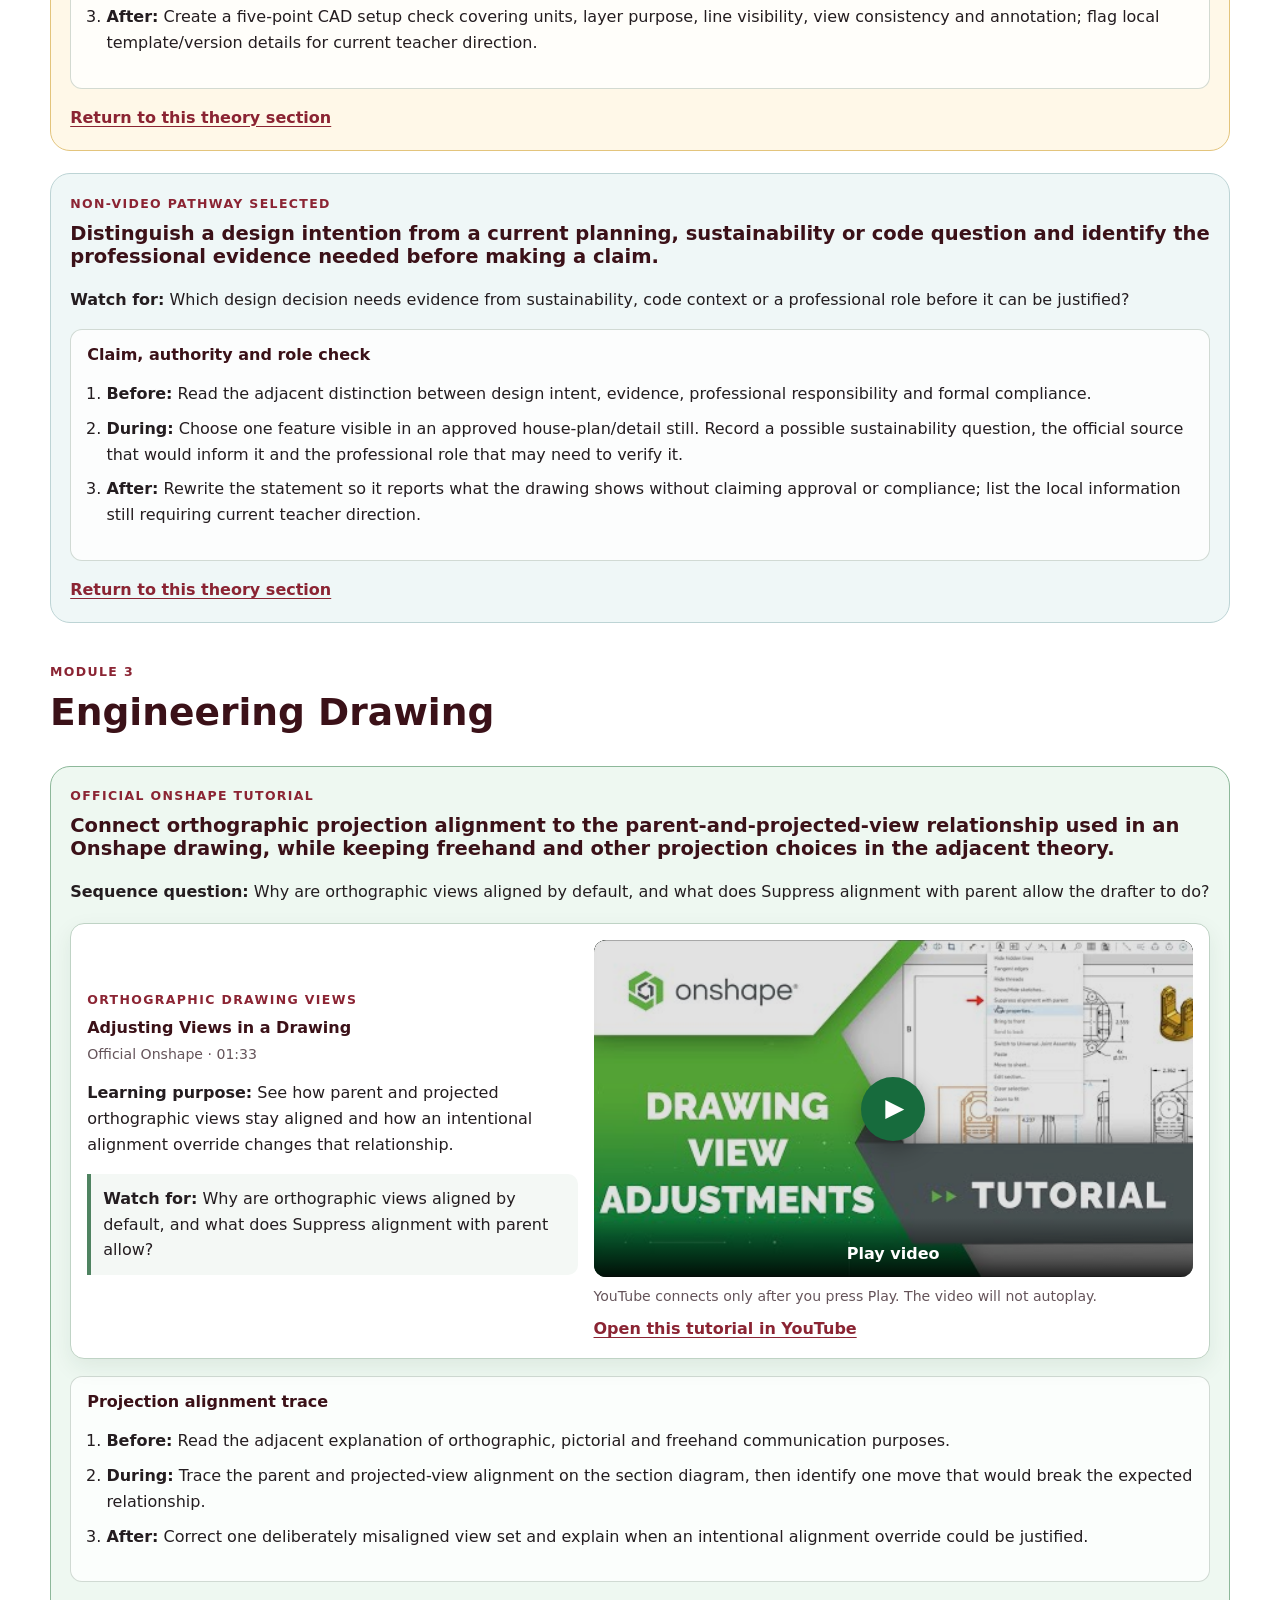
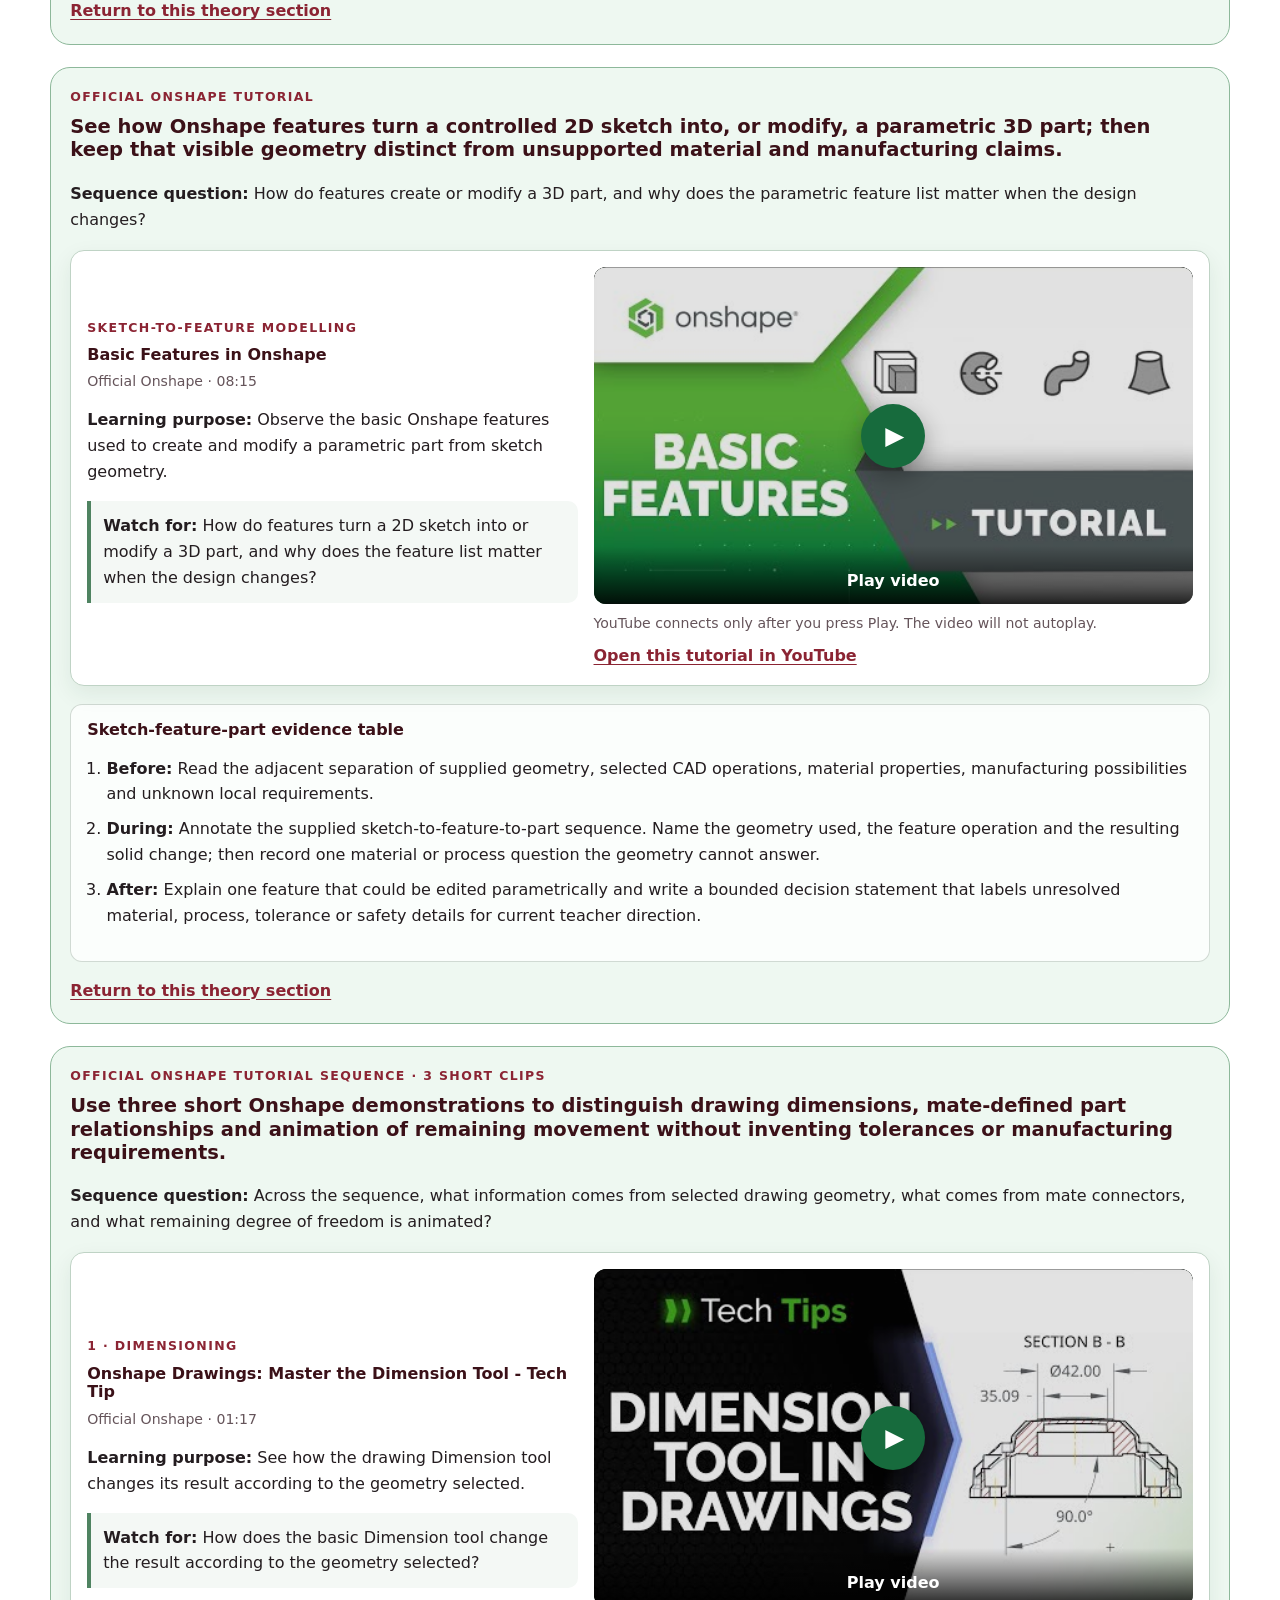
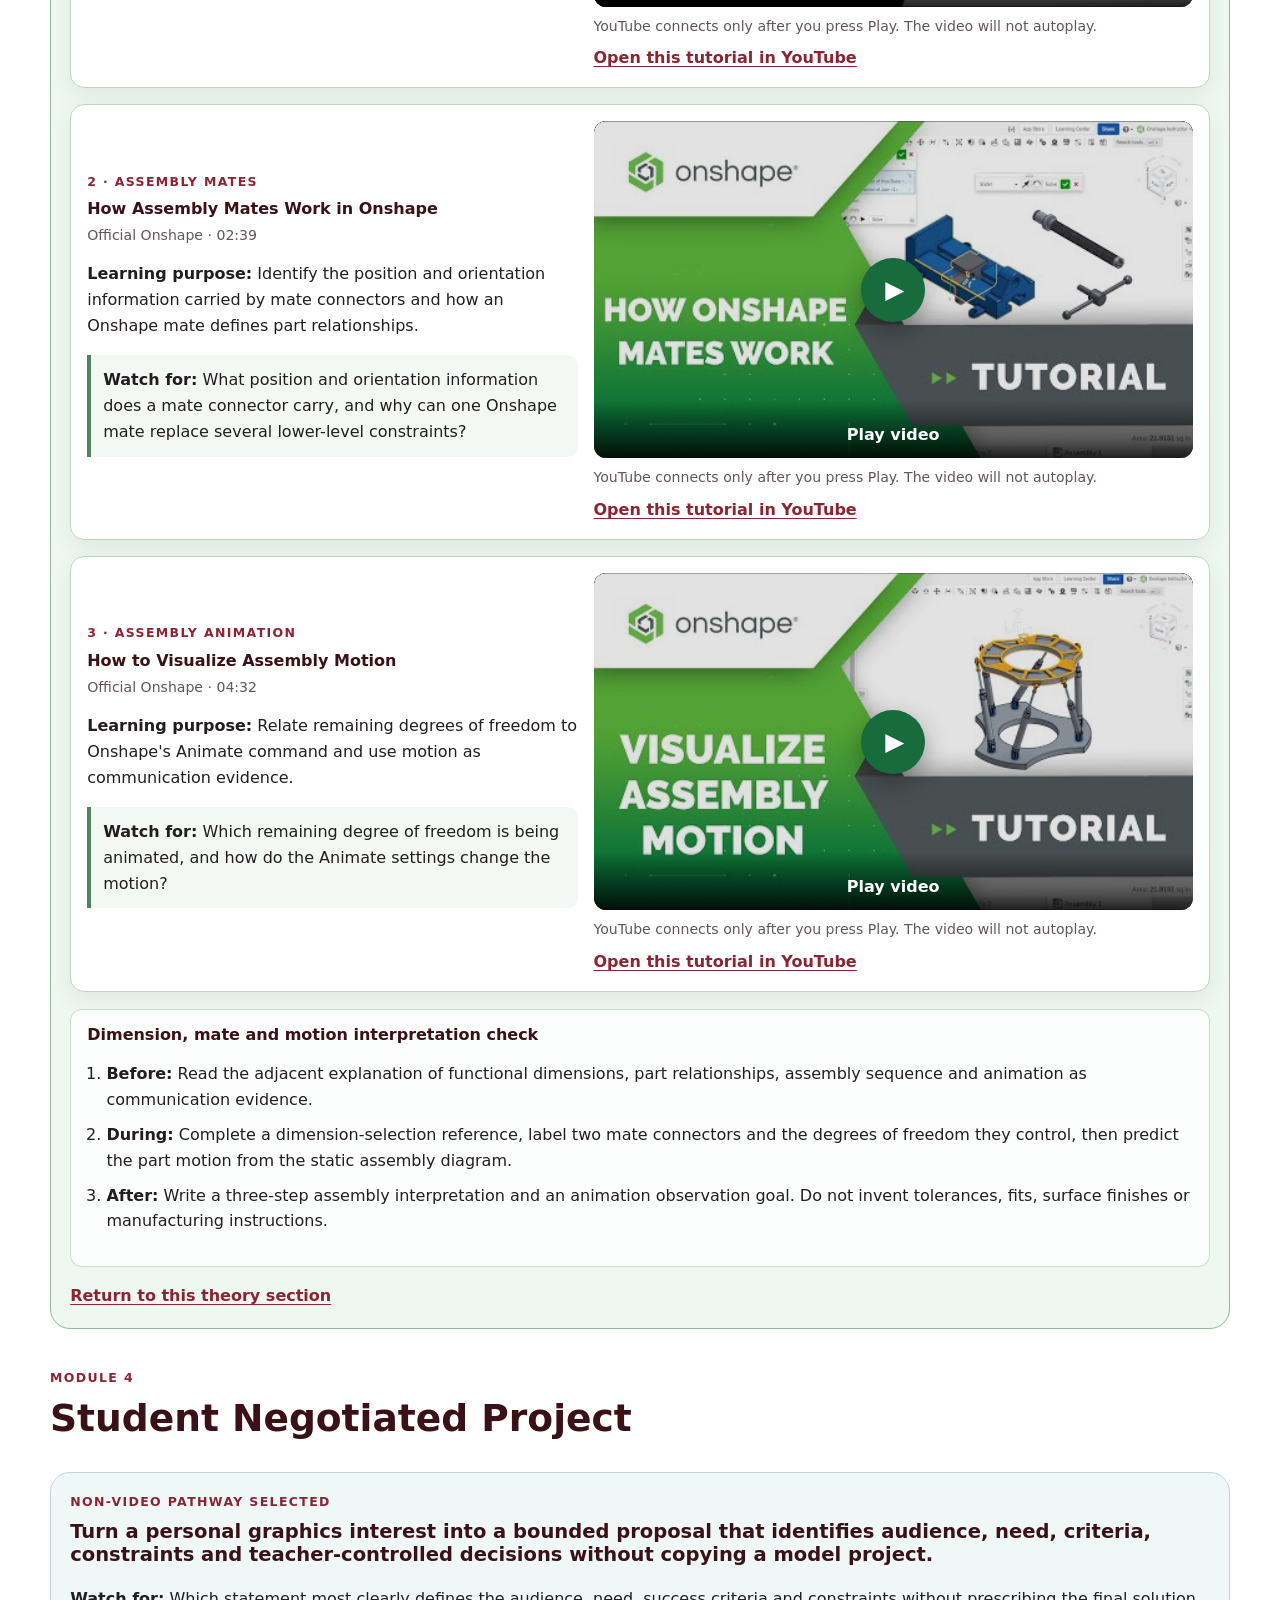
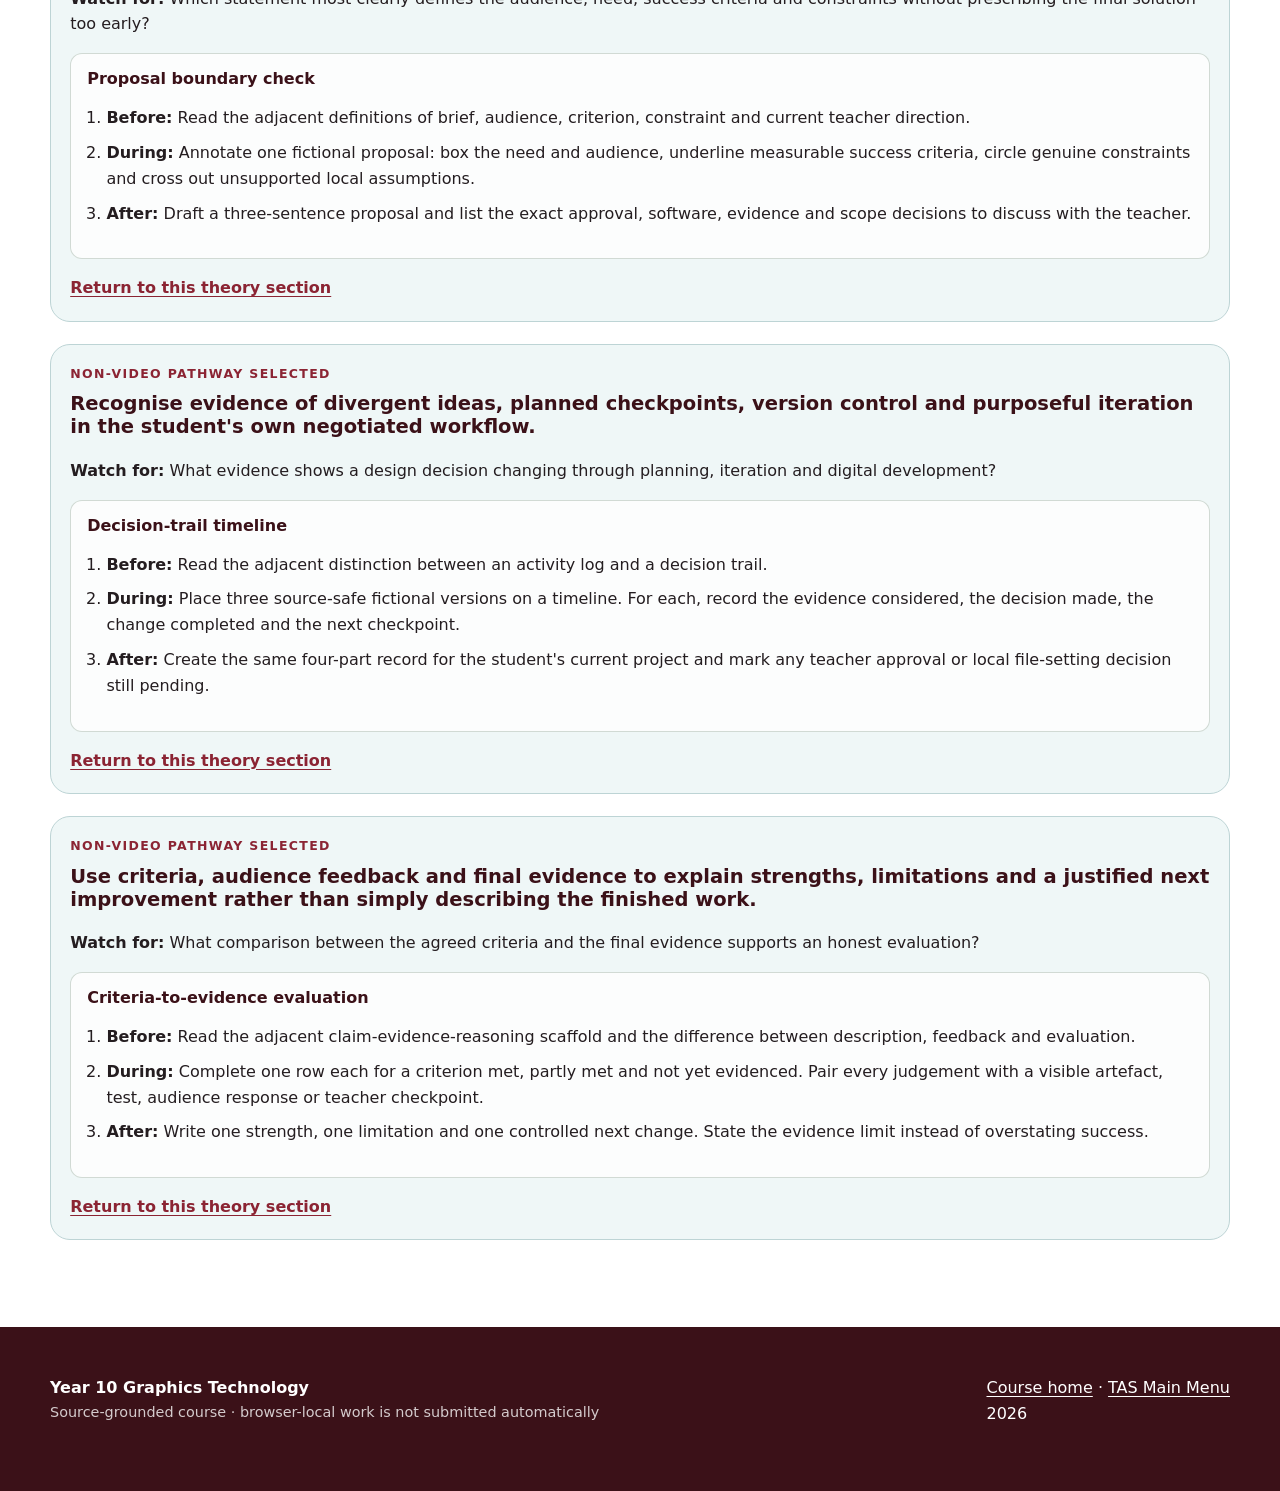
<file: videos.html>
<!doctype html>
<html lang="en-AU"><head><meta charset="utf-8"><meta name="viewport" content="width=device-width, initial-scale=1"><meta name="description" content="Verified media and complete non-video alternatives for every course section."><title>Media pathways | Year 10 Graphics Technology</title><link rel="stylesheet" href="styles.css"><link rel="stylesheet" href="course-progress.css"></head><body data-course-state="source-grounded-course"><a class="skip-link" href="#main">Skip to content</a><header class="course-family-nav screen-only"><div class="course-family-nav__inner"><a class="course-family-nav__brand" href="index.html"><span class="course-family-nav__mark" aria-hidden="true">GT</span><span>Year 10 Graphics Technology</span></a><nav class="course-family-nav__links" aria-label="Course navigation"><a href="index.html">Course</a><a href="index.html#modules">Modules</a><a href="activities.html">Activities</a><a href="puzzles.html">Puzzles</a><a href="folio.html">My folio</a><a href="assessment.html">Assessment</a><a href="teacher-resources.html">Teacher resources</a><a href="https://stevencowell.github.io/Main-Page/">Main Menu</a></nav></div></header><main id="main"><section class="page-hero"><div class="wrap"><p class="eyebrow">Media pathways · five verified Onshape tutorials</p><h1>Every section has an answerable way to observe and respond</h1><p class="lede">Module 3 now includes five short official Onshape tutorials for drawing views, basic features, dimensioning, mates and assembly motion. Players load only when selected; no private Drive video, filename or sign-in control is published, and every section keeps its complete non-video pathway.</p></div></section><section class="route-section"><div class="wrap media-library"><section><p class="eyebrow">Module 1</p><h2>Graphic Design &amp; Communication</h2><aside class="media-pathway is-exception" id="media-m01s01"><p class="eyebrow">Non-video pathway selected</p><h3>Discriminate how shape, colour, symbol and wording work together so a safety message can be recognised quickly without claiming that a classroom design exercise is a current statutory sign specification.</h3><p><strong>Watch for:</strong> Which shape, colour and symbol choices make the instruction recognisable before the wording is read?</p><section class="equivalent-path" aria-label="Complete non-video pathway"><h4>Compare, classify and justify</h4><ol><li><strong>Before:</strong> Read the adjacent explanation of sign purpose, visual hierarchy and source limits.</li><li><strong>During:</strong> Use only generic teacher-master sign examples from [Template] Safety Signs and [Template] 10 safety signs. Mark the first cue you notice, then classify the role of shape, colour, symbol and words.</li><li><strong>After:</strong> Write one sentence explaining how the cues reinforce each other and one sentence naming what would need an authorised current standard or teacher confirmation before formal use.</li></ol></section><p class="media-return"><a href="modules/module-01.html#m01s01">Return to this theory section</a></p></aside><aside class="media-pathway is-gap" id="media-m01s02"><p class="eyebrow">No reliable clip selected</p><h3>Observe how editable geometric objects, fill and stroke settings, alignment and text remain controllable during a vector workflow.</h3><p><strong>Watch for:</strong> Which actions keep the stop-sign artwork editable as vector geometry rather than turning it into fixed pixels?</p><section class="equivalent-path" aria-label="Complete non-video pathway"><h4>Build an editable vector check</h4><ol><li><strong>Before:</strong> Read the adjacent explanation of paths, anchors, fill, stroke and editable type.</li><li><strong>During:</strong> Follow the current Adobe live-shapes and colour-panel guidance to create one geometric sign form. At each step, identify the object or property that remains editable.</li><li><strong>After:</strong> Select the finished elements and record two pieces of evidence that the artwork remains vector-based and one revision you can make without redrawing it.</li></ol></section><p class="media-return"><a href="modules/module-01.html#m01s02">Return to this theory section</a></p></aside><aside class="media-pathway is-exception" id="media-m01s03"><p class="eyebrow">Non-video pathway selected</p><h3>Judge whether a visual decision improves audience understanding while respecting attribution, ownership and culturally restricted knowledge or expression.</h3><p><strong>Watch for:</strong> What design decision improves audience understanding without borrowing protected or culturally restricted visual material?</p><section class="equivalent-path" aria-label="Complete non-video pathway"><h4>Audience and source-rights audit</h4><ol><li><strong>Before:</strong> Read the adjacent design-principles explanation and the boundary between inspiration, permission, attribution and cultural authority.</li><li><strong>During:</strong> Audit one original course example for hierarchy, balance, contrast and audience. Then record who created each non-original element, what permission is evidenced and what remains unknown.</li><li><strong>After:</strong> Revise one visual choice to improve clarity without copying protected expression; identify any First Nations cultural content that must pause for the local consultation process confirmed by your teacher.</li></ol></section><p class="media-return"><a href="modules/module-01.html#m01s03">Return to this theory section</a></p></aside></section><section><p class="eyebrow">Module 2</p><h2>Architectural Drawing</h2><aside class="media-pathway is-exception" id="media-m02s01"><p class="eyebrow">Non-video pathway selected</p><h3>Read circulation, zoning and relationships directly from a plan, then connect those decisions to an architect&#39;s context and stated design principles.</h3><p><strong>Watch for:</strong> How does the plan separate movement, service areas and private spaces within a fixed area?</p><section class="equivalent-path" aria-label="Complete non-video pathway"><h4>Trace the plan, then research the designer</h4><ol><li><strong>Before:</strong> Read the adjacent definitions of circulation, zones, adjacency and evidence-based architect research.</li><li><strong>During:</strong> On the approved TAFE House Plan still, trace a likely movement path and mark private, service and shared zones. Compare this with the teacher&#39;s 60 square metre concept brief.</li><li><strong>After:</strong> Write one supported observation about the plan and one research question that would connect a chosen architect&#39;s context to a visible design decision.</li></ol></section><p class="media-return"><a href="modules/module-02.html#m02s01">Return to this theory section</a></p></aside><aside class="media-pathway is-gap" id="media-m02s02"><p class="eyebrow">No reliable clip selected</p><h3>Observe a current CAD workflow that uses units, layers, line conventions, views, dimensions and annotation to keep a drawing readable and editable.</h3><p><strong>Watch for:</strong> How do layers, line types and drawing views keep the CAD file readable without changing the building idea?</p><section class="equivalent-path" aria-label="Complete non-video pathway"><h4>Layer-and-view reading sequence</h4><ol><li><strong>Before:</strong> Read the adjacent explanation of units, layers, line purpose and the relationship between plan, elevation and section.</li><li><strong>During:</strong> Use the teacher AutoCAD floorplan guide and approved TAFE House Plan, Elevations and Section stills. Match three elements across views and note the line or annotation cue that carries each relationship.</li><li><strong>After:</strong> Create a five-point CAD setup check covering units, layer purpose, line visibility, view consistency and annotation; flag local template/version details for current teacher direction.</li></ol></section><p class="media-return"><a href="modules/module-02.html#m02s02">Return to this theory section</a></p></aside><aside class="media-pathway is-exception" id="media-m02s03"><p class="eyebrow">Non-video pathway selected</p><h3>Distinguish a design intention from a current planning, sustainability or code question and identify the professional evidence needed before making a claim.</h3><p><strong>Watch for:</strong> Which design decision needs evidence from sustainability, code context or a professional role before it can be justified?</p><section class="equivalent-path" aria-label="Complete non-video pathway"><h4>Claim, authority and role check</h4><ol><li><strong>Before:</strong> Read the adjacent distinction between design intent, evidence, professional responsibility and formal compliance.</li><li><strong>During:</strong> Choose one feature visible in an approved house-plan/detail still. Record a possible sustainability question, the official source that would inform it and the professional role that may need to verify it.</li><li><strong>After:</strong> Rewrite the statement so it reports what the drawing shows without claiming approval or compliance; list the local information still requiring current teacher direction.</li></ol></section><p class="media-return"><a href="modules/module-02.html#m02s03">Return to this theory section</a></p></aside></section><section><p class="eyebrow">Module 3</p><h2>Engineering Drawing</h2><aside class="media-pathway is-matched" id="media-m03s01"><p class="eyebrow">Official Onshape tutorial</p><h3>Connect orthographic projection alignment to the parent-and-projected-view relationship used in an Onshape drawing, while keeping freehand and other projection choices in the adjacent theory.</h3><p><strong>Sequence question:</strong> Why are orthographic views aligned by default, and what does Suppress alignment with parent allow the drafter to do?</p><div class="video-sequence"><article class="video-item" data-video-item><div class="video-copy"><p class="eyebrow">Orthographic drawing views</p><h4 id="m03s01-YDA4-arllZE-library-title">Adjusting Views in a Drawing</h4><p class="video-meta">Official Onshape · 01:33</p><p><strong>Learning purpose:</strong> See how parent and projected orthographic views stay aligned and how an intentional alignment override changes that relationship.</p><p class="watch-for"><strong>Watch for:</strong> Why are orthographic views aligned by default, and what does Suppress alignment with parent allow?</p></div><div class="video-player-column"><div class="video-frame" data-video-frame><button class="video-launch" type="button" data-video-launch data-video-id="YDA4-arllZE" data-video-title="Adjusting Views in a Drawing — Onshape" aria-label="Play Adjusting Views in a Drawing by Onshape"><img loading="eager" decoding="async" width="480" height="360" src="assets/video-posters/onshape-YDA4-arllZE.jpg" alt="Official Onshape video thumbnail for Adjusting Views in a Drawing"><span class="video-play" aria-hidden="true">▶</span><span class="video-launch-label">Play video</span></button></div><p class="video-privacy">YouTube connects only after you press Play. The video will not autoplay.</p><p class="video-fallback"><a href="https://www.youtube.com/watch?v=YDA4-arllZE" target="_blank" rel="noopener noreferrer">Open this tutorial in YouTube</a></p></div></article></div><section class="equivalent-path" aria-label="Complete non-video pathway"><h4>Projection alignment trace</h4><ol><li><strong>Before:</strong> Read the adjacent explanation of orthographic, pictorial and freehand communication purposes.</li><li><strong>During:</strong> Trace the parent and projected-view alignment on the section diagram, then identify one move that would break the expected relationship.</li><li><strong>After:</strong> Correct one deliberately misaligned view set and explain when an intentional alignment override could be justified.</li></ol></section><p class="media-return"><a href="modules/module-03.html#m03s01">Return to this theory section</a></p></aside><aside class="media-pathway is-matched" id="media-m03s02"><p class="eyebrow">Official Onshape tutorial</p><h3>See how Onshape features turn a controlled 2D sketch into, or modify, a parametric 3D part; then keep that visible geometry distinct from unsupported material and manufacturing claims.</h3><p><strong>Sequence question:</strong> How do features create or modify a 3D part, and why does the parametric feature list matter when the design changes?</p><div class="video-sequence"><article class="video-item" data-video-item><div class="video-copy"><p class="eyebrow">Sketch-to-feature modelling</p><h4 id="m03s02-9tWzPxuhD3A-library-title">Basic Features in Onshape</h4><p class="video-meta">Official Onshape · 08:15</p><p><strong>Learning purpose:</strong> Observe the basic Onshape features used to create and modify a parametric part from sketch geometry.</p><p class="watch-for"><strong>Watch for:</strong> How do features turn a 2D sketch into or modify a 3D part, and why does the feature list matter when the design changes?</p></div><div class="video-player-column"><div class="video-frame" data-video-frame><button class="video-launch" type="button" data-video-launch data-video-id="9tWzPxuhD3A" data-video-title="Basic Features in Onshape — Onshape" aria-label="Play Basic Features in Onshape by Onshape"><img loading="eager" decoding="async" width="480" height="360" src="assets/video-posters/onshape-9tWzPxuhD3A.jpg" alt="Official Onshape video thumbnail for Basic Features in Onshape"><span class="video-play" aria-hidden="true">▶</span><span class="video-launch-label">Play video</span></button></div><p class="video-privacy">YouTube connects only after you press Play. The video will not autoplay.</p><p class="video-fallback"><a href="https://www.youtube.com/watch?v=9tWzPxuhD3A" target="_blank" rel="noopener noreferrer">Open this tutorial in YouTube</a></p></div></article></div><section class="equivalent-path" aria-label="Complete non-video pathway"><h4>Sketch-feature-part evidence table</h4><ol><li><strong>Before:</strong> Read the adjacent separation of supplied geometry, selected CAD operations, material properties, manufacturing possibilities and unknown local requirements.</li><li><strong>During:</strong> Annotate the supplied sketch-to-feature-to-part sequence. Name the geometry used, the feature operation and the resulting solid change; then record one material or process question the geometry cannot answer.</li><li><strong>After:</strong> Explain one feature that could be edited parametrically and write a bounded decision statement that labels unresolved material, process, tolerance or safety details for current teacher direction.</li></ol></section><p class="media-return"><a href="modules/module-03.html#m03s02">Return to this theory section</a></p></aside><aside class="media-pathway is-matched" id="media-m03s03"><p class="eyebrow">Official Onshape tutorial sequence · 3 short clips</p><h3>Use three short Onshape demonstrations to distinguish drawing dimensions, mate-defined part relationships and animation of remaining movement without inventing tolerances or manufacturing requirements.</h3><p><strong>Sequence question:</strong> Across the sequence, what information comes from selected drawing geometry, what comes from mate connectors, and what remaining degree of freedom is animated?</p><div class="video-sequence"><article class="video-item" data-video-item><div class="video-copy"><p class="eyebrow">1 · Dimensioning</p><h4 id="m03s03-Vi49qhflx8s-library-title">Onshape Drawings: Master the Dimension Tool - Tech Tip</h4><p class="video-meta">Official Onshape · 01:17</p><p><strong>Learning purpose:</strong> See how the drawing Dimension tool changes its result according to the geometry selected.</p><p class="watch-for"><strong>Watch for:</strong> How does the basic Dimension tool change the result according to the geometry selected?</p></div><div class="video-player-column"><div class="video-frame" data-video-frame><button class="video-launch" type="button" data-video-launch data-video-id="Vi49qhflx8s" data-video-title="Onshape Drawings: Master the Dimension Tool - Tech Tip — Onshape" aria-label="Play Onshape Drawings: Master the Dimension Tool - Tech Tip by Onshape"><img loading="eager" decoding="async" width="480" height="360" src="assets/video-posters/onshape-Vi49qhflx8s.jpg" alt="Official Onshape video thumbnail for Onshape Drawings: Master the Dimension Tool - Tech Tip"><span class="video-play" aria-hidden="true">▶</span><span class="video-launch-label">Play video</span></button></div><p class="video-privacy">YouTube connects only after you press Play. The video will not autoplay.</p><p class="video-fallback"><a href="https://www.youtube.com/watch?v=Vi49qhflx8s" target="_blank" rel="noopener noreferrer">Open this tutorial in YouTube</a></p></div></article><article class="video-item" data-video-item><div class="video-copy"><p class="eyebrow">2 · Assembly mates</p><h4 id="m03s03-Bj37KHK0ITo-library-title">How Assembly Mates Work in Onshape</h4><p class="video-meta">Official Onshape · 02:39</p><p><strong>Learning purpose:</strong> Identify the position and orientation information carried by mate connectors and how an Onshape mate defines part relationships.</p><p class="watch-for"><strong>Watch for:</strong> What position and orientation information does a mate connector carry, and why can one Onshape mate replace several lower-level constraints?</p></div><div class="video-player-column"><div class="video-frame" data-video-frame><button class="video-launch" type="button" data-video-launch data-video-id="Bj37KHK0ITo" data-video-title="How Assembly Mates Work in Onshape — Onshape" aria-label="Play How Assembly Mates Work in Onshape by Onshape"><img loading="eager" decoding="async" width="480" height="360" src="assets/video-posters/onshape-Bj37KHK0ITo.jpg" alt="Official Onshape video thumbnail for How Assembly Mates Work in Onshape"><span class="video-play" aria-hidden="true">▶</span><span class="video-launch-label">Play video</span></button></div><p class="video-privacy">YouTube connects only after you press Play. The video will not autoplay.</p><p class="video-fallback"><a href="https://www.youtube.com/watch?v=Bj37KHK0ITo" target="_blank" rel="noopener noreferrer">Open this tutorial in YouTube</a></p></div></article><article class="video-item" data-video-item><div class="video-copy"><p class="eyebrow">3 · Assembly animation</p><h4 id="m03s03-SlXyulUxBsE-library-title">How to Visualize Assembly Motion</h4><p class="video-meta">Official Onshape · 04:32</p><p><strong>Learning purpose:</strong> Relate remaining degrees of freedom to Onshape&#39;s Animate command and use motion as communication evidence.</p><p class="watch-for"><strong>Watch for:</strong> Which remaining degree of freedom is being animated, and how do the Animate settings change the motion?</p></div><div class="video-player-column"><div class="video-frame" data-video-frame><button class="video-launch" type="button" data-video-launch data-video-id="SlXyulUxBsE" data-video-title="How to Visualize Assembly Motion — Onshape" aria-label="Play How to Visualize Assembly Motion by Onshape"><img loading="eager" decoding="async" width="480" height="360" src="assets/video-posters/onshape-SlXyulUxBsE.jpg" alt="Official Onshape video thumbnail for How to Visualize Assembly Motion"><span class="video-play" aria-hidden="true">▶</span><span class="video-launch-label">Play video</span></button></div><p class="video-privacy">YouTube connects only after you press Play. The video will not autoplay.</p><p class="video-fallback"><a href="https://www.youtube.com/watch?v=SlXyulUxBsE" target="_blank" rel="noopener noreferrer">Open this tutorial in YouTube</a></p></div></article></div><section class="equivalent-path" aria-label="Complete non-video pathway"><h4>Dimension, mate and motion interpretation check</h4><ol><li><strong>Before:</strong> Read the adjacent explanation of functional dimensions, part relationships, assembly sequence and animation as communication evidence.</li><li><strong>During:</strong> Complete a dimension-selection reference, label two mate connectors and the degrees of freedom they control, then predict the part motion from the static assembly diagram.</li><li><strong>After:</strong> Write a three-step assembly interpretation and an animation observation goal. Do not invent tolerances, fits, surface finishes or manufacturing instructions.</li></ol></section><p class="media-return"><a href="modules/module-03.html#m03s03">Return to this theory section</a></p></aside></section><section><p class="eyebrow">Module 4</p><h2>Student Negotiated Project</h2><aside class="media-pathway is-exception" id="media-m04s01"><p class="eyebrow">Non-video pathway selected</p><h3>Turn a personal graphics interest into a bounded proposal that identifies audience, need, criteria, constraints and teacher-controlled decisions without copying a model project.</h3><p><strong>Watch for:</strong> Which statement most clearly defines the audience, need, success criteria and constraints without prescribing the final solution too early?</p><section class="equivalent-path" aria-label="Complete non-video pathway"><h4>Proposal boundary check</h4><ol><li><strong>Before:</strong> Read the adjacent definitions of brief, audience, criterion, constraint and current teacher direction.</li><li><strong>During:</strong> Annotate one fictional proposal: box the need and audience, underline measurable success criteria, circle genuine constraints and cross out unsupported local assumptions.</li><li><strong>After:</strong> Draft a three-sentence proposal and list the exact approval, software, evidence and scope decisions to discuss with the teacher.</li></ol></section><p class="media-return"><a href="modules/module-04.html#m04s01">Return to this theory section</a></p></aside><aside class="media-pathway is-exception" id="media-m04s02"><p class="eyebrow">Non-video pathway selected</p><h3>Recognise evidence of divergent ideas, planned checkpoints, version control and purposeful iteration in the student&#39;s own negotiated workflow.</h3><p><strong>Watch for:</strong> What evidence shows a design decision changing through planning, iteration and digital development?</p><section class="equivalent-path" aria-label="Complete non-video pathway"><h4>Decision-trail timeline</h4><ol><li><strong>Before:</strong> Read the adjacent distinction between an activity log and a decision trail.</li><li><strong>During:</strong> Place three source-safe fictional versions on a timeline. For each, record the evidence considered, the decision made, the change completed and the next checkpoint.</li><li><strong>After:</strong> Create the same four-part record for the student&#39;s current project and mark any teacher approval or local file-setting decision still pending.</li></ol></section><p class="media-return"><a href="modules/module-04.html#m04s02">Return to this theory section</a></p></aside><aside class="media-pathway is-exception" id="media-m04s03"><p class="eyebrow">Non-video pathway selected</p><h3>Use criteria, audience feedback and final evidence to explain strengths, limitations and a justified next improvement rather than simply describing the finished work.</h3><p><strong>Watch for:</strong> What comparison between the agreed criteria and the final evidence supports an honest evaluation?</p><section class="equivalent-path" aria-label="Complete non-video pathway"><h4>Criteria-to-evidence evaluation</h4><ol><li><strong>Before:</strong> Read the adjacent claim-evidence-reasoning scaffold and the difference between description, feedback and evaluation.</li><li><strong>During:</strong> Complete one row each for a criterion met, partly met and not yet evidenced. Pair every judgement with a visible artefact, test, audience response or teacher checkpoint.</li><li><strong>After:</strong> Write one strength, one limitation and one controlled next change. State the evidence limit instead of overstating success.</li></ol></section><p class="media-return"><a href="modules/module-04.html#m04s03">Return to this theory section</a></p></aside></section></div></section></main><footer class="footer"><div class="wrap footer-grid"><div><strong>Year 10 Graphics Technology</strong><p class="fine">Source-grounded course · browser-local work is not submitted automatically</p></div><p><a href="index.html">Course home</a> · <a href="https://stevencowell.github.io/Main-Page/">TAS Main Menu</a><br><span data-year></span></p></div></footer><script src="course-data.js"></script><script src="shared.js"></script><script src="site-runtime.js"></script><script src="course-progress.js"></script></body></html>
</file>
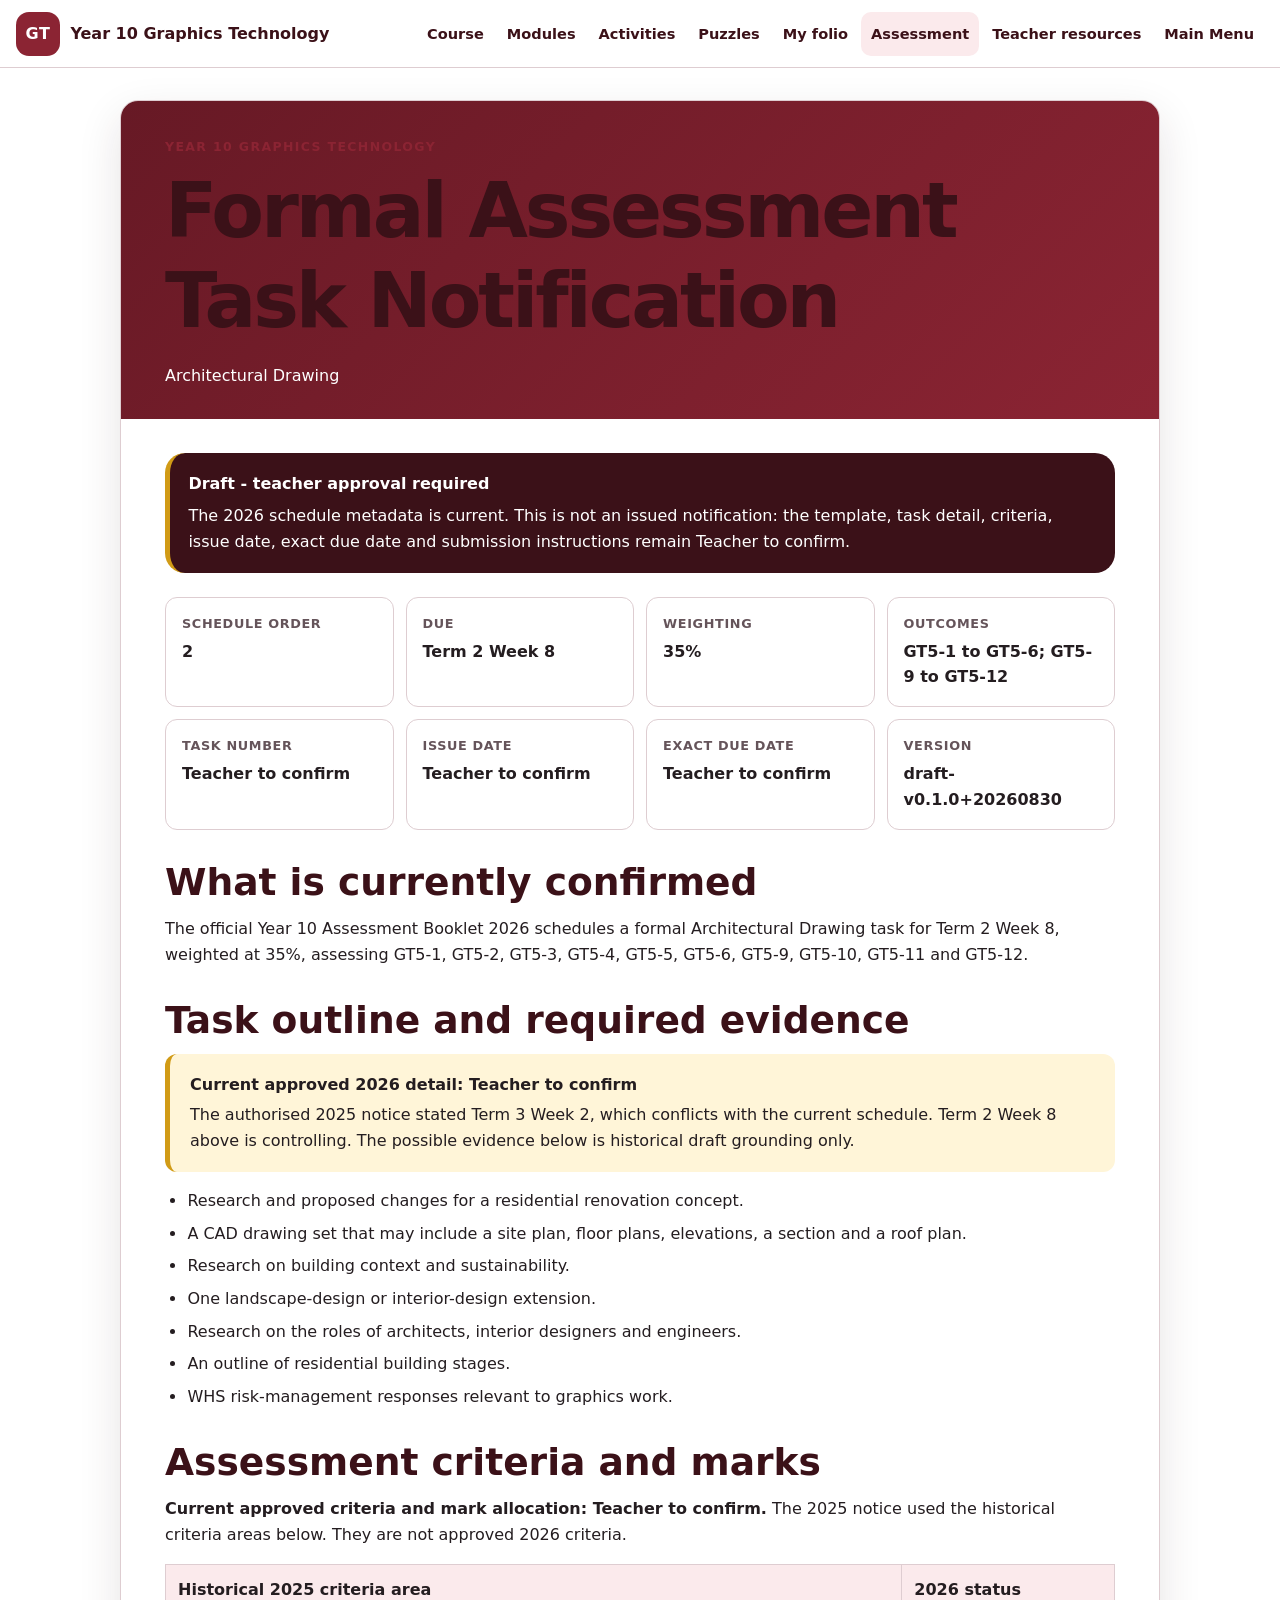
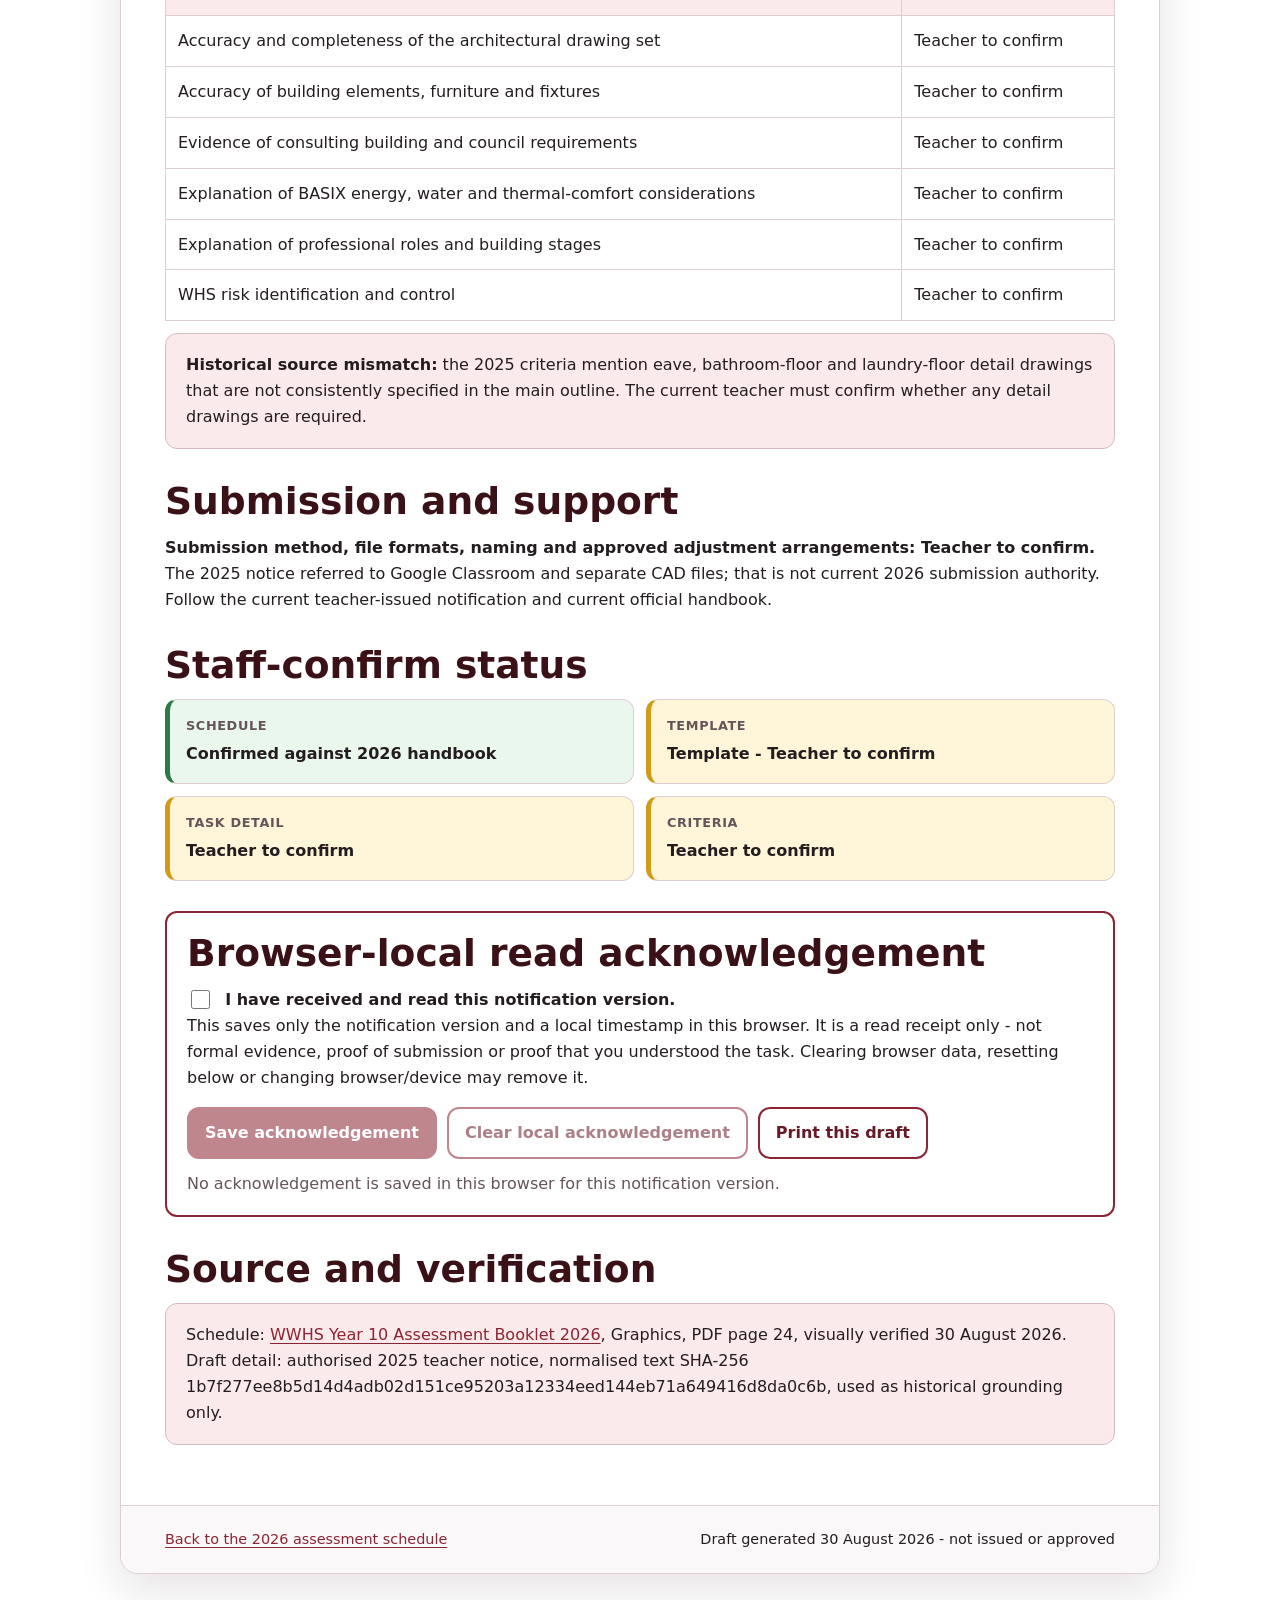
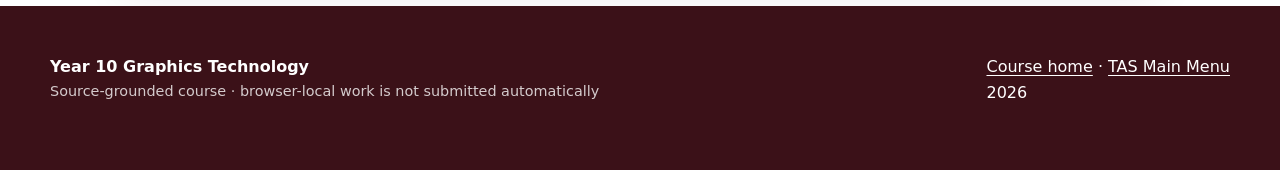
<file: assessment/architectural-drawing.html>
<!doctype html>
<html lang="en-AU">
<head>
  <meta charset="utf-8">
  <meta name="viewport" content="width=device-width, initial-scale=1">
  <title>Draft notification - Architectural Drawing</title>
  <link rel="stylesheet" href="../assessment-owned.css"><link rel="stylesheet" href="../styles.css">
</head>
<body data-course-state="source-grounded-course"><a class="skip-link" href="#main">Skip to content</a><header class="course-family-nav screen-only"><div class="course-family-nav__inner"><a class="course-family-nav__brand" href="../index.html"><span class="course-family-nav__mark" aria-hidden="true">GT</span><span>Year 10 Graphics Technology</span></a><nav class="course-family-nav__links" aria-label="Course navigation"><a href="../index.html">Course</a><a href="../index.html#modules">Modules</a><a href="../activities.html">Activities</a><a href="../puzzles.html">Puzzles</a><a href="../folio.html">My folio</a><a aria-current="page" href="../assessment.html">Assessment</a><a href="../teacher-resources.html">Teacher resources</a><a href="https://stevencowell.github.io/Main-Page/">Main Menu</a></nav></div></header>
  <main id="main" class="assessment-document" data-assessment-notification data-notification-id="y10graphics-2026-schedule-order-02-architectural-drawing" data-notification-version="draft-v0.1.0+20260830">
    <header class="document-header">
      <p class="eyebrow">Year 10 Graphics Technology</p>
      <h1>Formal Assessment Task Notification</h1>
      <p>Architectural Drawing</p>
    </header>

    <div class="document-body">
      <div class="status-banner" role="status">
        <strong>Draft - teacher approval required</strong>
        The 2026 schedule metadata is current. This is not an issued notification: the template, task detail, criteria, issue date, exact due date and submission instructions remain Teacher to confirm.
      </div>

      <dl class="metadata-grid">
        <div class="metadata-card"><dt>Schedule order</dt><dd>2</dd></div>
        <div class="metadata-card"><dt>Due</dt><dd>Term 2 Week 8</dd></div>
        <div class="metadata-card"><dt>Weighting</dt><dd>35%</dd></div>
        <div class="metadata-card"><dt>Outcomes</dt><dd>GT5-1 to GT5-6; GT5-9 to GT5-12</dd></div>
        <div class="metadata-card"><dt>Task number</dt><dd>Teacher to confirm</dd></div>
        <div class="metadata-card"><dt>Issue date</dt><dd>Teacher to confirm</dd></div>
        <div class="metadata-card"><dt>Exact due date</dt><dd>Teacher to confirm</dd></div>
        <div class="metadata-card"><dt>Version</dt><dd>draft-v0.1.0+20260830</dd></div>
      </dl>

      <section aria-labelledby="summary-heading">
        <h2 id="summary-heading">What is currently confirmed</h2>
        <p>The official Year 10 Assessment Booklet 2026 schedules a formal Architectural Drawing task for Term 2 Week 8, weighted at 35%, assessing GT5-1, GT5-2, GT5-3, GT5-4, GT5-5, GT5-6, GT5-9, GT5-10, GT5-11 and GT5-12.</p>
      </section>

      <section aria-labelledby="outline-heading">
        <h2 id="outline-heading">Task outline and required evidence</h2>
        <div class="boundary">
          <strong>Current approved 2026 detail: Teacher to confirm</strong>
          The authorised 2025 notice stated Term 3 Week 2, which conflicts with the current schedule. Term 2 Week 8 above is controlling. The possible evidence below is historical draft grounding only.
        </div>
        <ul>
          <li>Research and proposed changes for a residential renovation concept.</li>
          <li>A CAD drawing set that may include a site plan, floor plans, elevations, a section and a roof plan.</li>
          <li>Research on building context and sustainability.</li>
          <li>One landscape-design or interior-design extension.</li>
          <li>Research on the roles of architects, interior designers and engineers.</li>
          <li>An outline of residential building stages.</li>
          <li>WHS risk-management responses relevant to graphics work.</li>
        </ul>
      </section>

      <section aria-labelledby="criteria-heading">
        <h2 id="criteria-heading">Assessment criteria and marks</h2>
        <p><strong>Current approved criteria and mark allocation: Teacher to confirm.</strong> The 2025 notice used the historical criteria areas below. They are not approved 2026 criteria.</p>
        <table class="criteria-table">
          <thead><tr><th scope="col">Historical 2025 criteria area</th><th scope="col">2026 status</th></tr></thead>
          <tbody>
            <tr><td>Accuracy and completeness of the architectural drawing set</td><td>Teacher to confirm</td></tr>
            <tr><td>Accuracy of building elements, furniture and fixtures</td><td>Teacher to confirm</td></tr>
            <tr><td>Evidence of consulting building and council requirements</td><td>Teacher to confirm</td></tr>
            <tr><td>Explanation of BASIX energy, water and thermal-comfort considerations</td><td>Teacher to confirm</td></tr>
            <tr><td>Explanation of professional roles and building stages</td><td>Teacher to confirm</td></tr>
            <tr><td>WHS risk identification and control</td><td>Teacher to confirm</td></tr>
          </tbody>
        </table>
        <p class="source-note"><strong>Historical source mismatch:</strong> the 2025 criteria mention eave, bathroom-floor and laundry-floor detail drawings that are not consistently specified in the main outline. The current teacher must confirm whether any detail drawings are required.</p>
      </section>

      <section aria-labelledby="submission-heading">
        <h2 id="submission-heading">Submission and support</h2>
        <p><strong>Submission method, file formats, naming and approved adjustment arrangements: Teacher to confirm.</strong> The 2025 notice referred to Google Classroom and separate CAD files; that is not current 2026 submission authority. Follow the current teacher-issued notification and current official handbook.</p>
      </section>

      <section aria-labelledby="confirm-heading">
        <h2 id="confirm-heading">Staff-confirm status</h2>
        <dl class="confirm-grid">
          <div class="confirm-card is-confirmed"><dt>Schedule</dt><dd>Confirmed against 2026 handbook</dd></div>
          <div class="confirm-card is-pending"><dt>Template</dt><dd>Template - Teacher to confirm</dd></div>
          <div class="confirm-card is-pending"><dt>Task detail</dt><dd>Teacher to confirm</dd></div>
          <div class="confirm-card is-pending"><dt>Criteria</dt><dd>Teacher to confirm</dd></div>
        </dl>
      </section>

      <section class="acknowledgement" aria-labelledby="ack-heading">
        <h2 id="ack-heading">Browser-local read acknowledgement</h2>
        <label><input type="checkbox" data-ack-checkbox> <span>I have received and read this notification version.</span></label>
        <p>This saves only the notification version and a local timestamp in this browser. It is a read receipt only - not formal evidence, proof of submission or proof that you understood the task. Clearing browser data, resetting below or changing browser/device may remove it.</p>
        <div class="ack-actions screen-only">
          <button type="button" data-ack-save disabled>Save acknowledgement</button>
          <button class="secondary" type="button" data-ack-clear disabled>Clear local acknowledgement</button>
          <button class="secondary" type="button" onclick="window.print()">Print this draft</button>
        </div>
        <p class="ack-status" aria-live="polite" data-ack-status></p>
      </section>

      <section aria-labelledby="source-heading">
        <h2 id="source-heading">Source and verification</h2>
        <p class="source-note">Schedule: <a href="https://sites.google.com/education.nsw.gov.au/wwhsstudentparentinformation/curriculum-information/assessment-handbooks">WWHS Year 10 Assessment Booklet 2026</a>, Graphics, PDF page 24, visually verified 30 August 2026. Draft detail: authorised 2025 teacher notice, normalised text SHA-256 1b7f277ee8b5d14d4adb02d151ce95203a12334eed144eb71a649416d8da0c6b, used as historical grounding only.</p>
      </section>
    </div>

    <footer class="document-footer">
      <p><a href="../assessment.html">Back to the 2026 assessment schedule</a></p>
      <p>Draft generated 30 August 2026 - not issued or approved</p>
    </footer>
  </main>
  <script src="../assessment-local-ack.js"></script>
<footer class="footer"><div class="wrap footer-grid"><div><strong>Year 10 Graphics Technology</strong><p class="fine">Source-grounded course · browser-local work is not submitted automatically</p></div><p><a href="../index.html">Course home</a> · <a href="https://stevencowell.github.io/Main-Page/">TAS Main Menu</a><br><span data-year></span></p></div></footer><script src="../shared.js"></script></body>
</html>
</file>
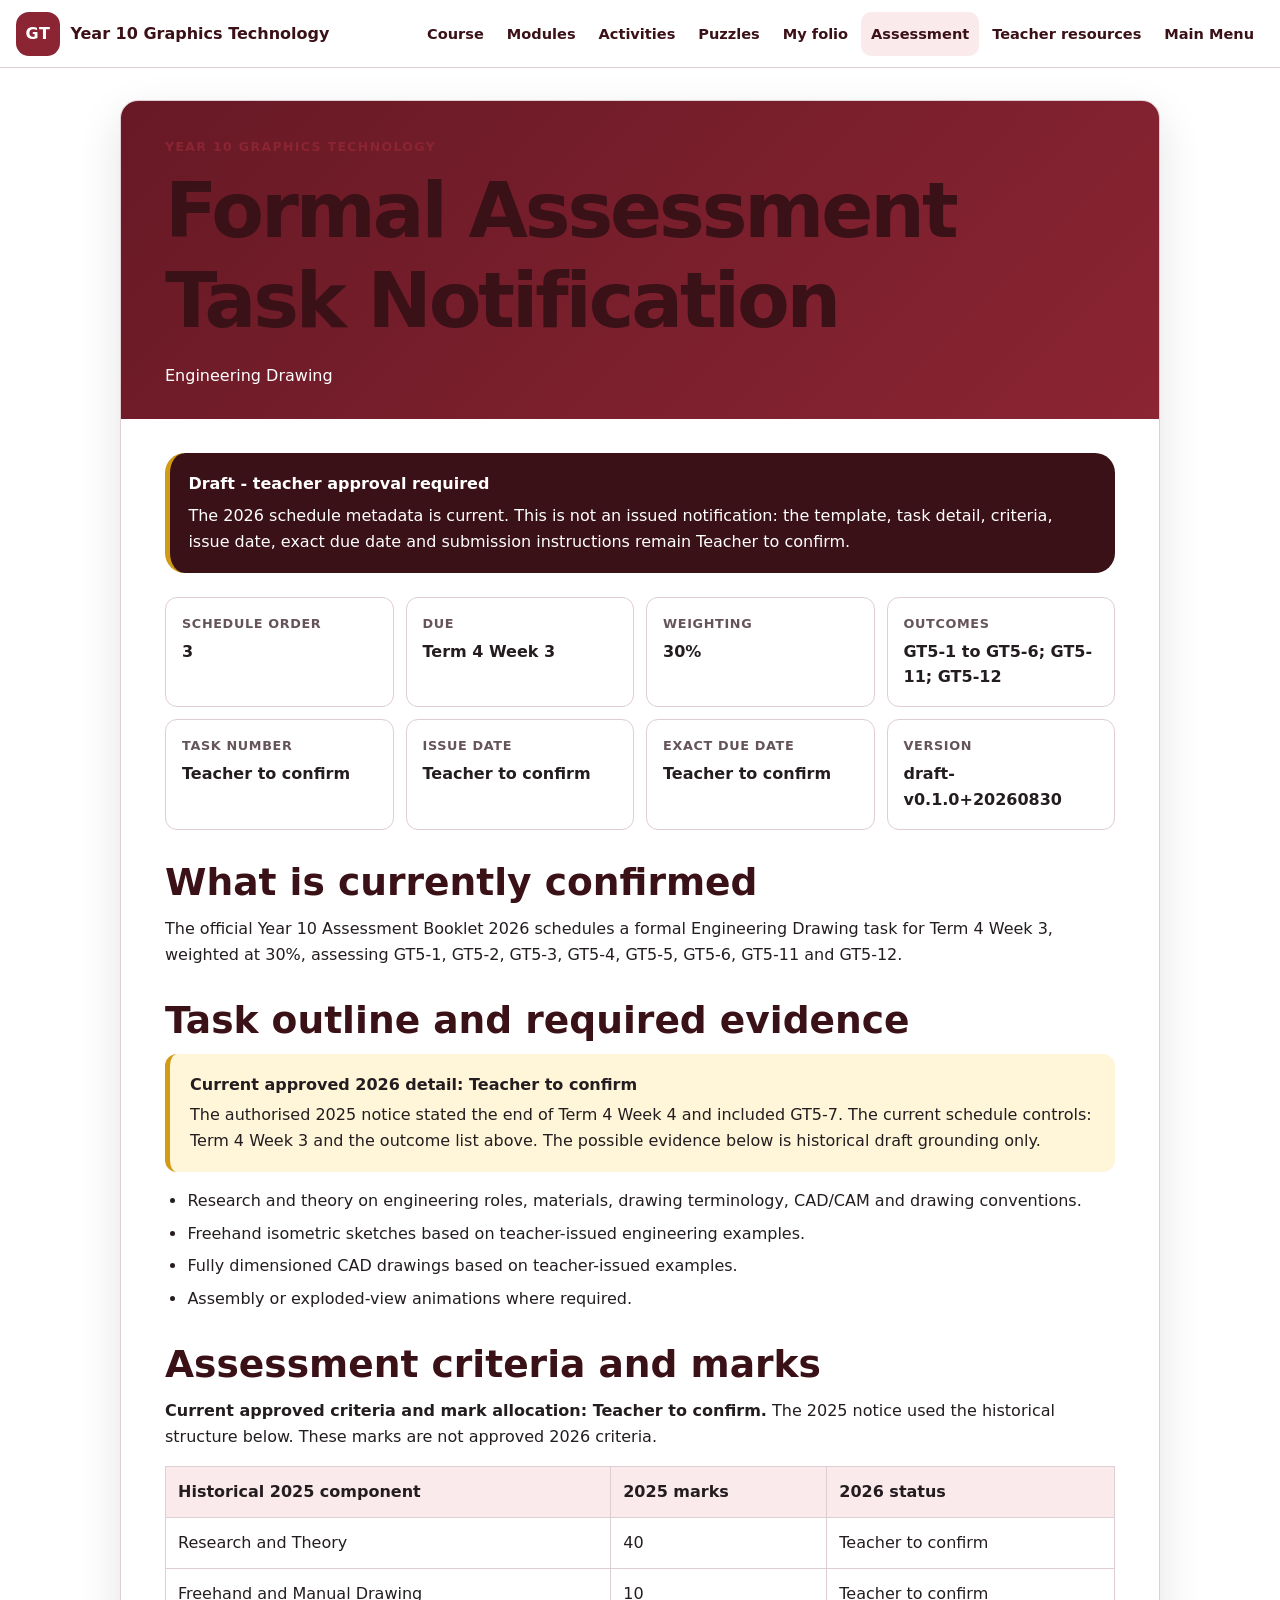
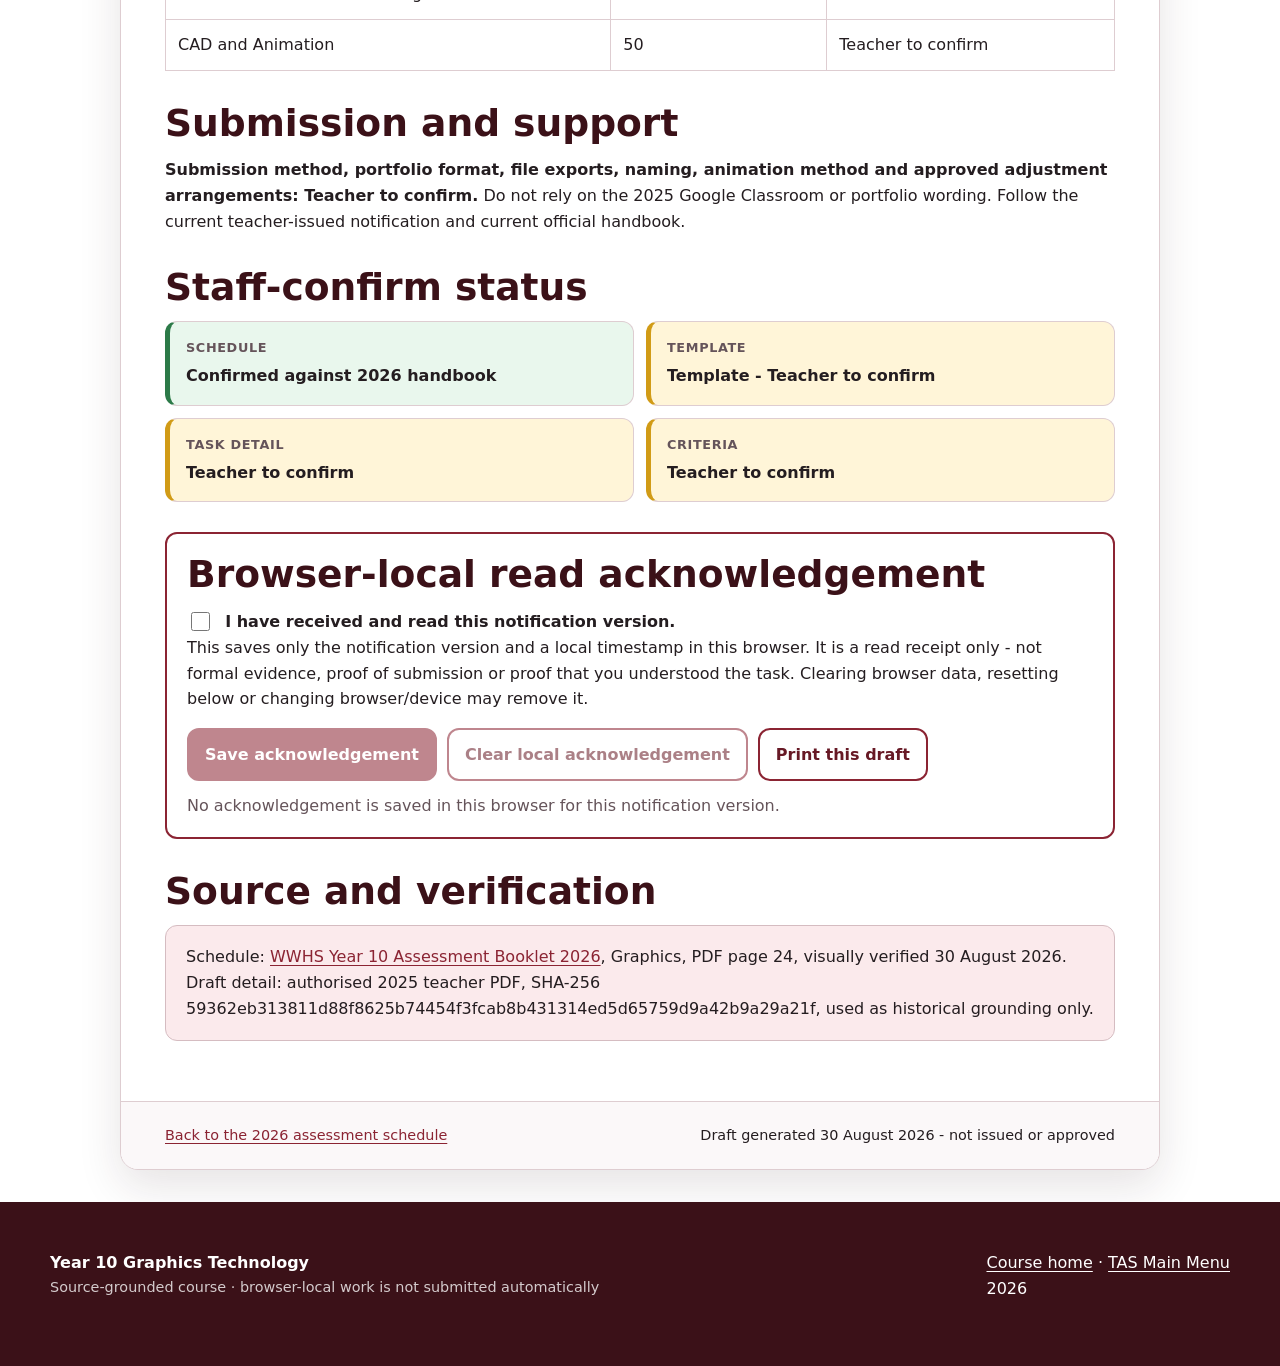
<file: assessment/engineering-drawing.html>
<!doctype html>
<html lang="en-AU">
<head>
  <meta charset="utf-8">
  <meta name="viewport" content="width=device-width, initial-scale=1">
  <title>Draft notification - Engineering Drawing</title>
  <link rel="stylesheet" href="../assessment-owned.css"><link rel="stylesheet" href="../styles.css">
</head>
<body data-course-state="source-grounded-course"><a class="skip-link" href="#main">Skip to content</a><header class="course-family-nav screen-only"><div class="course-family-nav__inner"><a class="course-family-nav__brand" href="../index.html"><span class="course-family-nav__mark" aria-hidden="true">GT</span><span>Year 10 Graphics Technology</span></a><nav class="course-family-nav__links" aria-label="Course navigation"><a href="../index.html">Course</a><a href="../index.html#modules">Modules</a><a href="../activities.html">Activities</a><a href="../puzzles.html">Puzzles</a><a href="../folio.html">My folio</a><a aria-current="page" href="../assessment.html">Assessment</a><a href="../teacher-resources.html">Teacher resources</a><a href="https://stevencowell.github.io/Main-Page/">Main Menu</a></nav></div></header>
  <main id="main" class="assessment-document" data-assessment-notification data-notification-id="y10graphics-2026-schedule-order-03-engineering-drawing" data-notification-version="draft-v0.1.0+20260830">
    <header class="document-header">
      <p class="eyebrow">Year 10 Graphics Technology</p>
      <h1>Formal Assessment Task Notification</h1>
      <p>Engineering Drawing</p>
    </header>

    <div class="document-body">
      <div class="status-banner" role="status">
        <strong>Draft - teacher approval required</strong>
        The 2026 schedule metadata is current. This is not an issued notification: the template, task detail, criteria, issue date, exact due date and submission instructions remain Teacher to confirm.
      </div>

      <dl class="metadata-grid">
        <div class="metadata-card"><dt>Schedule order</dt><dd>3</dd></div>
        <div class="metadata-card"><dt>Due</dt><dd>Term 4 Week 3</dd></div>
        <div class="metadata-card"><dt>Weighting</dt><dd>30%</dd></div>
        <div class="metadata-card"><dt>Outcomes</dt><dd>GT5-1 to GT5-6; GT5-11; GT5-12</dd></div>
        <div class="metadata-card"><dt>Task number</dt><dd>Teacher to confirm</dd></div>
        <div class="metadata-card"><dt>Issue date</dt><dd>Teacher to confirm</dd></div>
        <div class="metadata-card"><dt>Exact due date</dt><dd>Teacher to confirm</dd></div>
        <div class="metadata-card"><dt>Version</dt><dd>draft-v0.1.0+20260830</dd></div>
      </dl>

      <section aria-labelledby="summary-heading">
        <h2 id="summary-heading">What is currently confirmed</h2>
        <p>The official Year 10 Assessment Booklet 2026 schedules a formal Engineering Drawing task for Term 4 Week 3, weighted at 30%, assessing GT5-1, GT5-2, GT5-3, GT5-4, GT5-5, GT5-6, GT5-11 and GT5-12.</p>
      </section>

      <section aria-labelledby="outline-heading">
        <h2 id="outline-heading">Task outline and required evidence</h2>
        <div class="boundary">
          <strong>Current approved 2026 detail: Teacher to confirm</strong>
          The authorised 2025 notice stated the end of Term 4 Week 4 and included GT5-7. The current schedule controls: Term 4 Week 3 and the outcome list above. The possible evidence below is historical draft grounding only.
        </div>
        <ul>
          <li>Research and theory on engineering roles, materials, drawing terminology, CAD/CAM and drawing conventions.</li>
          <li>Freehand isometric sketches based on teacher-issued engineering examples.</li>
          <li>Fully dimensioned CAD drawings based on teacher-issued examples.</li>
          <li>Assembly or exploded-view animations where required.</li>
        </ul>
      </section>

      <section aria-labelledby="criteria-heading">
        <h2 id="criteria-heading">Assessment criteria and marks</h2>
        <p><strong>Current approved criteria and mark allocation: Teacher to confirm.</strong> The 2025 notice used the historical structure below. These marks are not approved 2026 criteria.</p>
        <table class="criteria-table">
          <thead><tr><th scope="col">Historical 2025 component</th><th scope="col">2025 marks</th><th scope="col">2026 status</th></tr></thead>
          <tbody>
            <tr><td>Research and Theory</td><td>40</td><td>Teacher to confirm</td></tr>
            <tr><td>Freehand and Manual Drawing</td><td>10</td><td>Teacher to confirm</td></tr>
            <tr><td>CAD and Animation</td><td>50</td><td>Teacher to confirm</td></tr>
          </tbody>
        </table>
      </section>

      <section aria-labelledby="submission-heading">
        <h2 id="submission-heading">Submission and support</h2>
        <p><strong>Submission method, portfolio format, file exports, naming, animation method and approved adjustment arrangements: Teacher to confirm.</strong> Do not rely on the 2025 Google Classroom or portfolio wording. Follow the current teacher-issued notification and current official handbook.</p>
      </section>

      <section aria-labelledby="confirm-heading">
        <h2 id="confirm-heading">Staff-confirm status</h2>
        <dl class="confirm-grid">
          <div class="confirm-card is-confirmed"><dt>Schedule</dt><dd>Confirmed against 2026 handbook</dd></div>
          <div class="confirm-card is-pending"><dt>Template</dt><dd>Template - Teacher to confirm</dd></div>
          <div class="confirm-card is-pending"><dt>Task detail</dt><dd>Teacher to confirm</dd></div>
          <div class="confirm-card is-pending"><dt>Criteria</dt><dd>Teacher to confirm</dd></div>
        </dl>
      </section>

      <section class="acknowledgement" aria-labelledby="ack-heading">
        <h2 id="ack-heading">Browser-local read acknowledgement</h2>
        <label><input type="checkbox" data-ack-checkbox> <span>I have received and read this notification version.</span></label>
        <p>This saves only the notification version and a local timestamp in this browser. It is a read receipt only - not formal evidence, proof of submission or proof that you understood the task. Clearing browser data, resetting below or changing browser/device may remove it.</p>
        <div class="ack-actions screen-only">
          <button type="button" data-ack-save disabled>Save acknowledgement</button>
          <button class="secondary" type="button" data-ack-clear disabled>Clear local acknowledgement</button>
          <button class="secondary" type="button" onclick="window.print()">Print this draft</button>
        </div>
        <p class="ack-status" aria-live="polite" data-ack-status></p>
      </section>

      <section aria-labelledby="source-heading">
        <h2 id="source-heading">Source and verification</h2>
        <p class="source-note">Schedule: <a href="https://sites.google.com/education.nsw.gov.au/wwhsstudentparentinformation/curriculum-information/assessment-handbooks">WWHS Year 10 Assessment Booklet 2026</a>, Graphics, PDF page 24, visually verified 30 August 2026. Draft detail: authorised 2025 teacher PDF, SHA-256 59362eb313811d88f8625b74454f3fcab8b431314ed5d65759d9a42b9a29a21f, used as historical grounding only.</p>
      </section>
    </div>

    <footer class="document-footer">
      <p><a href="../assessment.html">Back to the 2026 assessment schedule</a></p>
      <p>Draft generated 30 August 2026 - not issued or approved</p>
    </footer>
  </main>
  <script src="../assessment-local-ack.js"></script>
<footer class="footer"><div class="wrap footer-grid"><div><strong>Year 10 Graphics Technology</strong><p class="fine">Source-grounded course · browser-local work is not submitted automatically</p></div><p><a href="../index.html">Course home</a> · <a href="https://stevencowell.github.io/Main-Page/">TAS Main Menu</a><br><span data-year></span></p></div></footer><script src="../shared.js"></script></body>
</html>
</file>
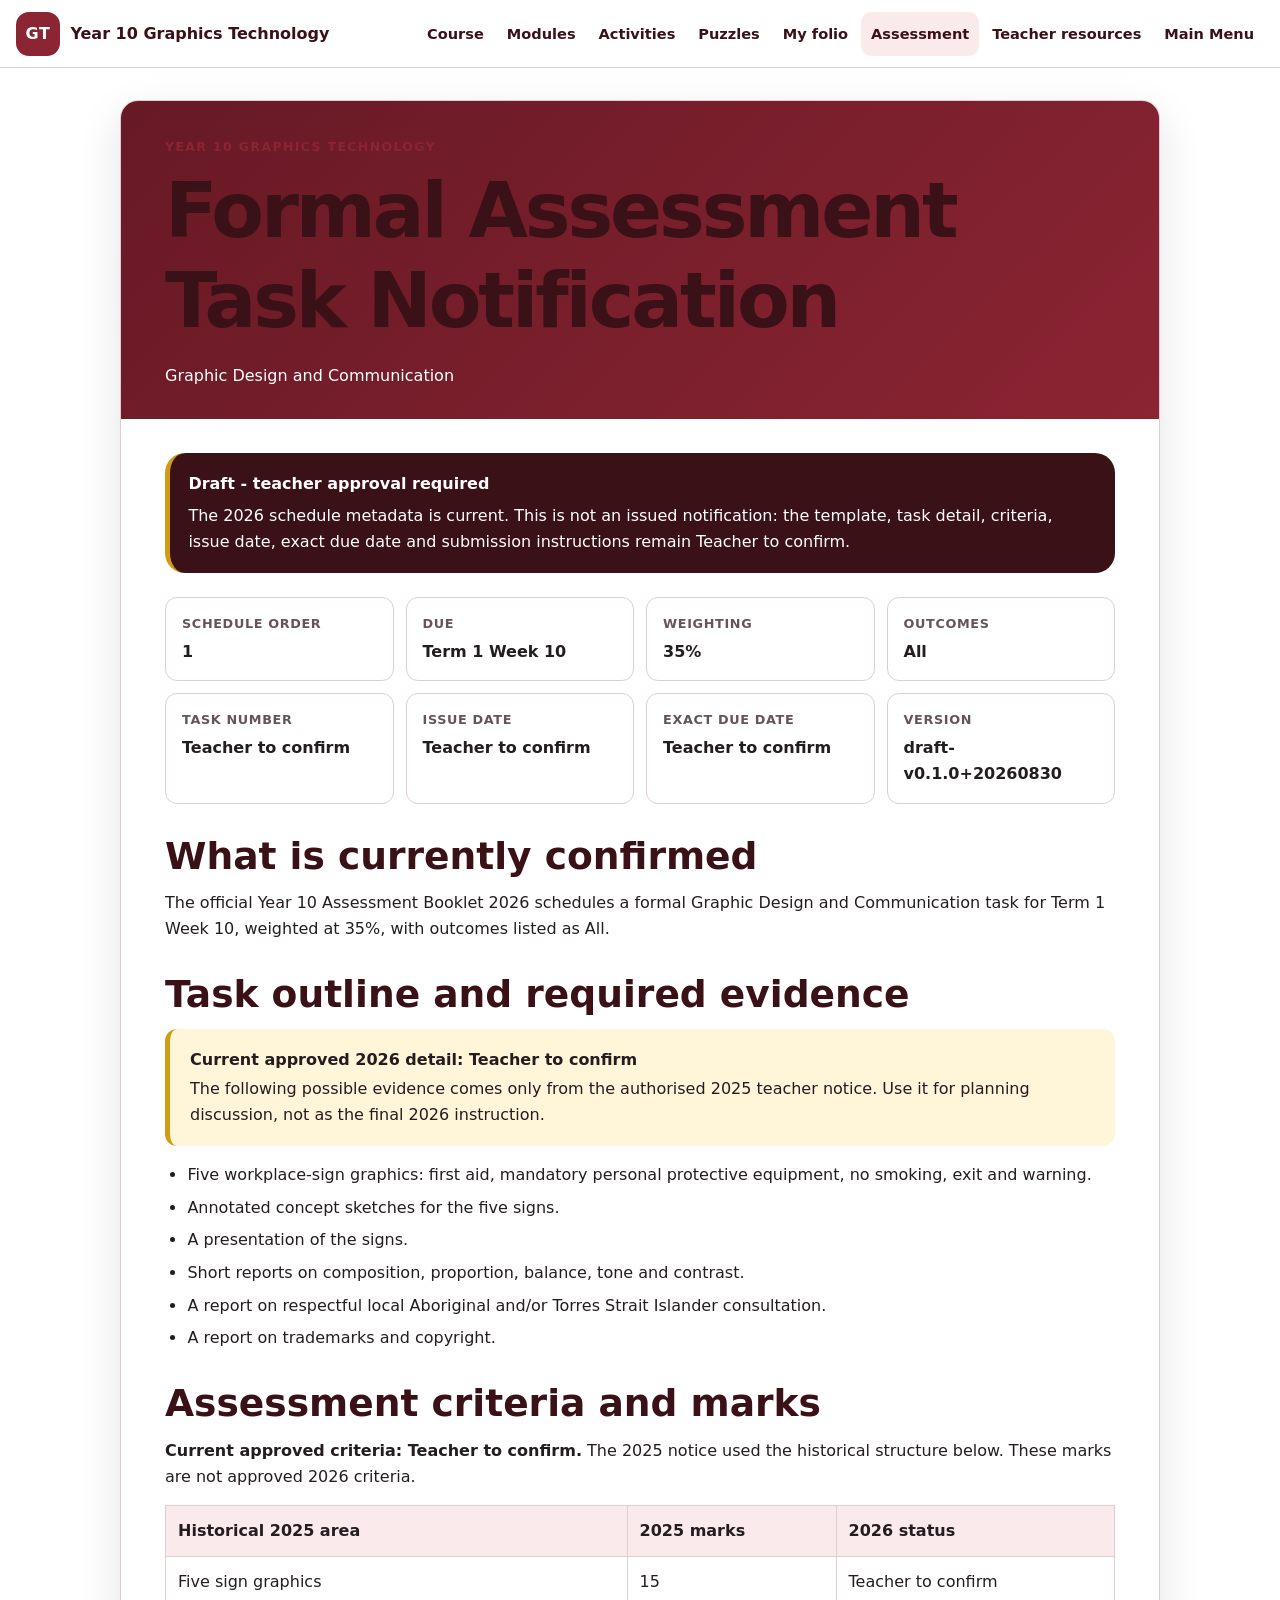
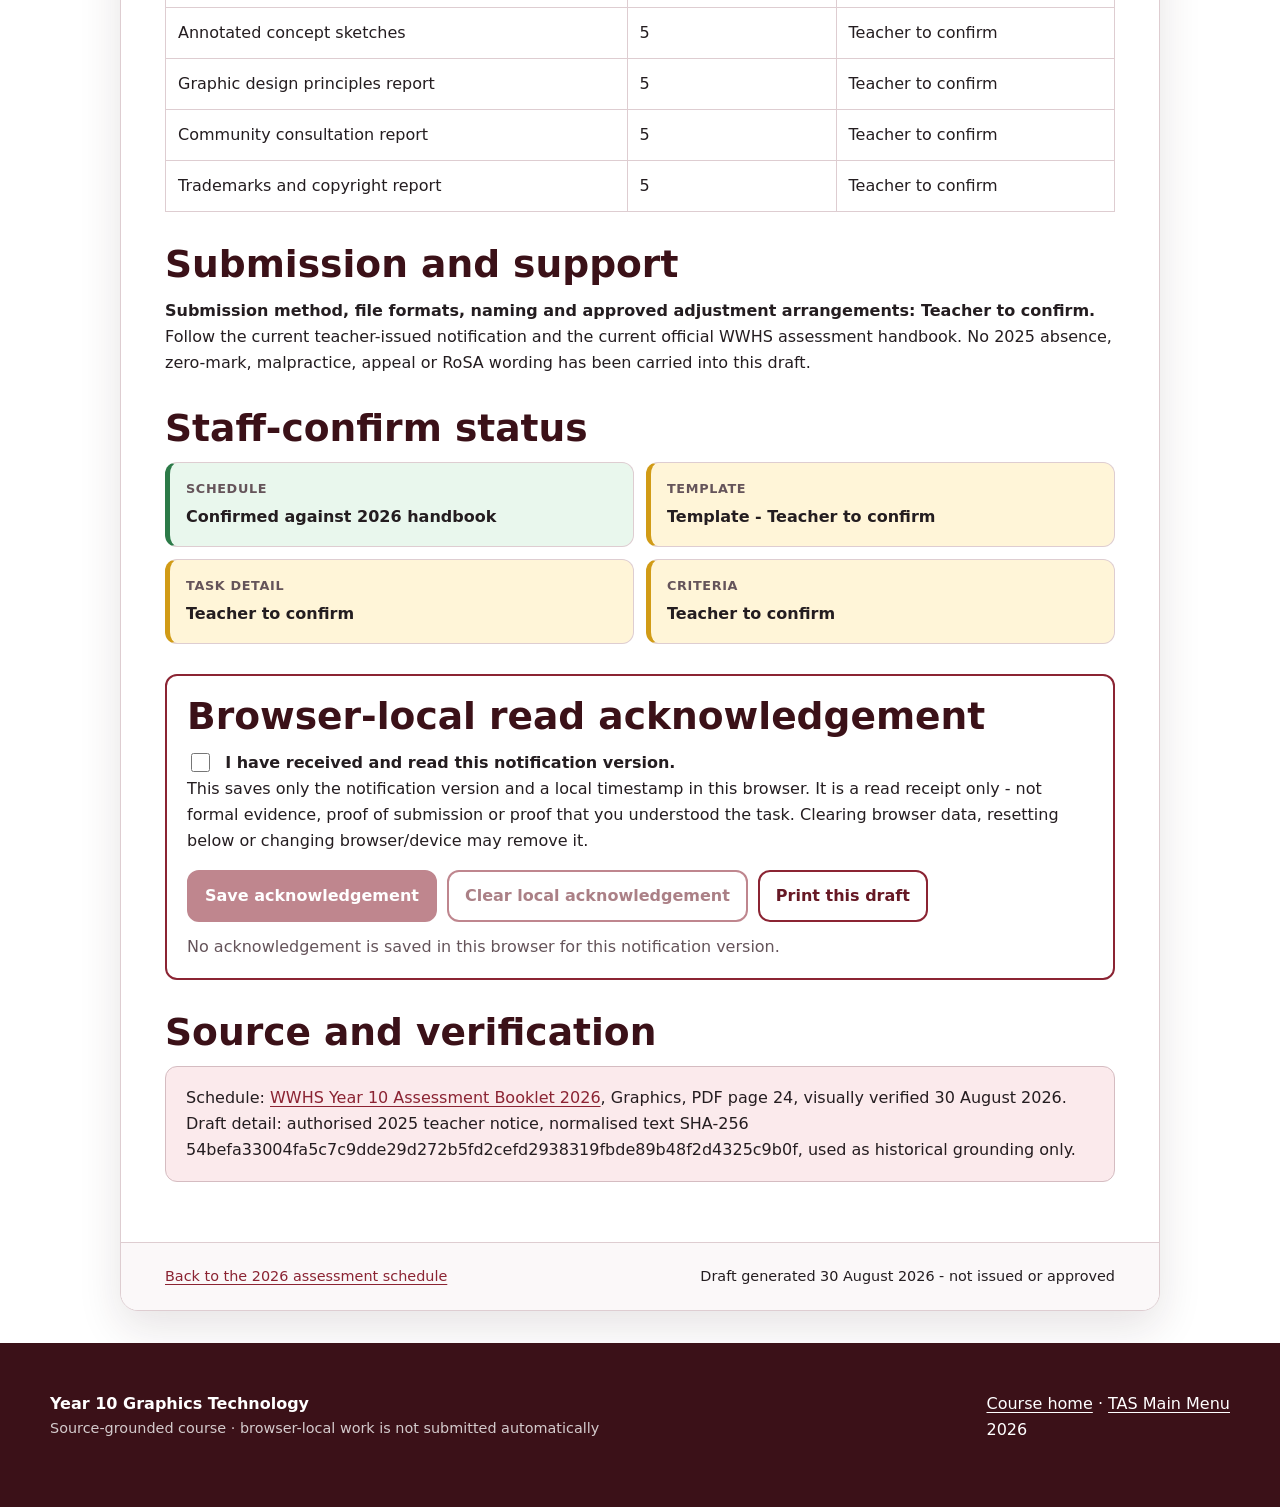
<file: assessment/graphic-design-and-communication.html>
<!doctype html>
<html lang="en-AU">
<head>
  <meta charset="utf-8">
  <meta name="viewport" content="width=device-width, initial-scale=1">
  <title>Draft notification - Graphic Design and Communication</title>
  <link rel="stylesheet" href="../assessment-owned.css"><link rel="stylesheet" href="../styles.css">
</head>
<body data-course-state="source-grounded-course"><a class="skip-link" href="#main">Skip to content</a><header class="course-family-nav screen-only"><div class="course-family-nav__inner"><a class="course-family-nav__brand" href="../index.html"><span class="course-family-nav__mark" aria-hidden="true">GT</span><span>Year 10 Graphics Technology</span></a><nav class="course-family-nav__links" aria-label="Course navigation"><a href="../index.html">Course</a><a href="../index.html#modules">Modules</a><a href="../activities.html">Activities</a><a href="../puzzles.html">Puzzles</a><a href="../folio.html">My folio</a><a aria-current="page" href="../assessment.html">Assessment</a><a href="../teacher-resources.html">Teacher resources</a><a href="https://stevencowell.github.io/Main-Page/">Main Menu</a></nav></div></header>
  <main id="main" class="assessment-document" data-assessment-notification data-notification-id="y10graphics-2026-schedule-order-01-graphic-design-and-communication" data-notification-version="draft-v0.1.0+20260830">
    <header class="document-header">
      <p class="eyebrow">Year 10 Graphics Technology</p>
      <h1>Formal Assessment Task Notification</h1>
      <p>Graphic Design and Communication</p>
    </header>

    <div class="document-body">
      <div class="status-banner" role="status">
        <strong>Draft - teacher approval required</strong>
        The 2026 schedule metadata is current. This is not an issued notification: the template, task detail, criteria, issue date, exact due date and submission instructions remain Teacher to confirm.
      </div>

      <dl class="metadata-grid">
        <div class="metadata-card"><dt>Schedule order</dt><dd>1</dd></div>
        <div class="metadata-card"><dt>Due</dt><dd>Term 1 Week 10</dd></div>
        <div class="metadata-card"><dt>Weighting</dt><dd>35%</dd></div>
        <div class="metadata-card"><dt>Outcomes</dt><dd>All</dd></div>
        <div class="metadata-card"><dt>Task number</dt><dd>Teacher to confirm</dd></div>
        <div class="metadata-card"><dt>Issue date</dt><dd>Teacher to confirm</dd></div>
        <div class="metadata-card"><dt>Exact due date</dt><dd>Teacher to confirm</dd></div>
        <div class="metadata-card"><dt>Version</dt><dd>draft-v0.1.0+20260830</dd></div>
      </dl>

      <section aria-labelledby="summary-heading">
        <h2 id="summary-heading">What is currently confirmed</h2>
        <p>The official Year 10 Assessment Booklet 2026 schedules a formal Graphic Design and Communication task for Term 1 Week 10, weighted at 35%, with outcomes listed as All.</p>
      </section>

      <section aria-labelledby="outline-heading">
        <h2 id="outline-heading">Task outline and required evidence</h2>
        <div class="boundary">
          <strong>Current approved 2026 detail: Teacher to confirm</strong>
          The following possible evidence comes only from the authorised 2025 teacher notice. Use it for planning discussion, not as the final 2026 instruction.
        </div>
        <ul>
          <li>Five workplace-sign graphics: first aid, mandatory personal protective equipment, no smoking, exit and warning.</li>
          <li>Annotated concept sketches for the five signs.</li>
          <li>A presentation of the signs.</li>
          <li>Short reports on composition, proportion, balance, tone and contrast.</li>
          <li>A report on respectful local Aboriginal and/or Torres Strait Islander consultation.</li>
          <li>A report on trademarks and copyright.</li>
        </ul>
      </section>

      <section aria-labelledby="criteria-heading">
        <h2 id="criteria-heading">Assessment criteria and marks</h2>
        <p><strong>Current approved criteria: Teacher to confirm.</strong> The 2025 notice used the historical structure below. These marks are not approved 2026 criteria.</p>
        <table class="criteria-table">
          <thead><tr><th scope="col">Historical 2025 area</th><th scope="col">2025 marks</th><th scope="col">2026 status</th></tr></thead>
          <tbody>
            <tr><td>Five sign graphics</td><td>15</td><td>Teacher to confirm</td></tr>
            <tr><td>Annotated concept sketches</td><td>5</td><td>Teacher to confirm</td></tr>
            <tr><td>Graphic design principles report</td><td>5</td><td>Teacher to confirm</td></tr>
            <tr><td>Community consultation report</td><td>5</td><td>Teacher to confirm</td></tr>
            <tr><td>Trademarks and copyright report</td><td>5</td><td>Teacher to confirm</td></tr>
          </tbody>
        </table>
      </section>

      <section aria-labelledby="submission-heading">
        <h2 id="submission-heading">Submission and support</h2>
        <p><strong>Submission method, file formats, naming and approved adjustment arrangements: Teacher to confirm.</strong> Follow the current teacher-issued notification and the current official WWHS assessment handbook. No 2025 absence, zero-mark, malpractice, appeal or RoSA wording has been carried into this draft.</p>
      </section>

      <section aria-labelledby="confirm-heading">
        <h2 id="confirm-heading">Staff-confirm status</h2>
        <dl class="confirm-grid">
          <div class="confirm-card is-confirmed"><dt>Schedule</dt><dd>Confirmed against 2026 handbook</dd></div>
          <div class="confirm-card is-pending"><dt>Template</dt><dd>Template - Teacher to confirm</dd></div>
          <div class="confirm-card is-pending"><dt>Task detail</dt><dd>Teacher to confirm</dd></div>
          <div class="confirm-card is-pending"><dt>Criteria</dt><dd>Teacher to confirm</dd></div>
        </dl>
      </section>

      <section class="acknowledgement" aria-labelledby="ack-heading">
        <h2 id="ack-heading">Browser-local read acknowledgement</h2>
        <label><input type="checkbox" data-ack-checkbox> <span>I have received and read this notification version.</span></label>
        <p>This saves only the notification version and a local timestamp in this browser. It is a read receipt only - not formal evidence, proof of submission or proof that you understood the task. Clearing browser data, resetting below or changing browser/device may remove it.</p>
        <div class="ack-actions screen-only">
          <button type="button" data-ack-save disabled>Save acknowledgement</button>
          <button class="secondary" type="button" data-ack-clear disabled>Clear local acknowledgement</button>
          <button class="secondary" type="button" onclick="window.print()">Print this draft</button>
        </div>
        <p class="ack-status" aria-live="polite" data-ack-status></p>
      </section>

      <section aria-labelledby="source-heading">
        <h2 id="source-heading">Source and verification</h2>
        <p class="source-note">Schedule: <a href="https://sites.google.com/education.nsw.gov.au/wwhsstudentparentinformation/curriculum-information/assessment-handbooks">WWHS Year 10 Assessment Booklet 2026</a>, Graphics, PDF page 24, visually verified 30 August 2026. Draft detail: authorised 2025 teacher notice, normalised text SHA-256 54befa33004fa5c7c9dde29d272b5fd2cefd2938319fbde89b48f2d4325c9b0f, used as historical grounding only.</p>
      </section>
    </div>

    <footer class="document-footer">
      <p><a href="../assessment.html">Back to the 2026 assessment schedule</a></p>
      <p>Draft generated 30 August 2026 - not issued or approved</p>
    </footer>
  </main>
  <script src="../assessment-local-ack.js"></script>
<footer class="footer"><div class="wrap footer-grid"><div><strong>Year 10 Graphics Technology</strong><p class="fine">Source-grounded course · browser-local work is not submitted automatically</p></div><p><a href="../index.html">Course home</a> · <a href="https://stevencowell.github.io/Main-Page/">TAS Main Menu</a><br><span data-year></span></p></div></footer><script src="../shared.js"></script></body>
</html>
</file>
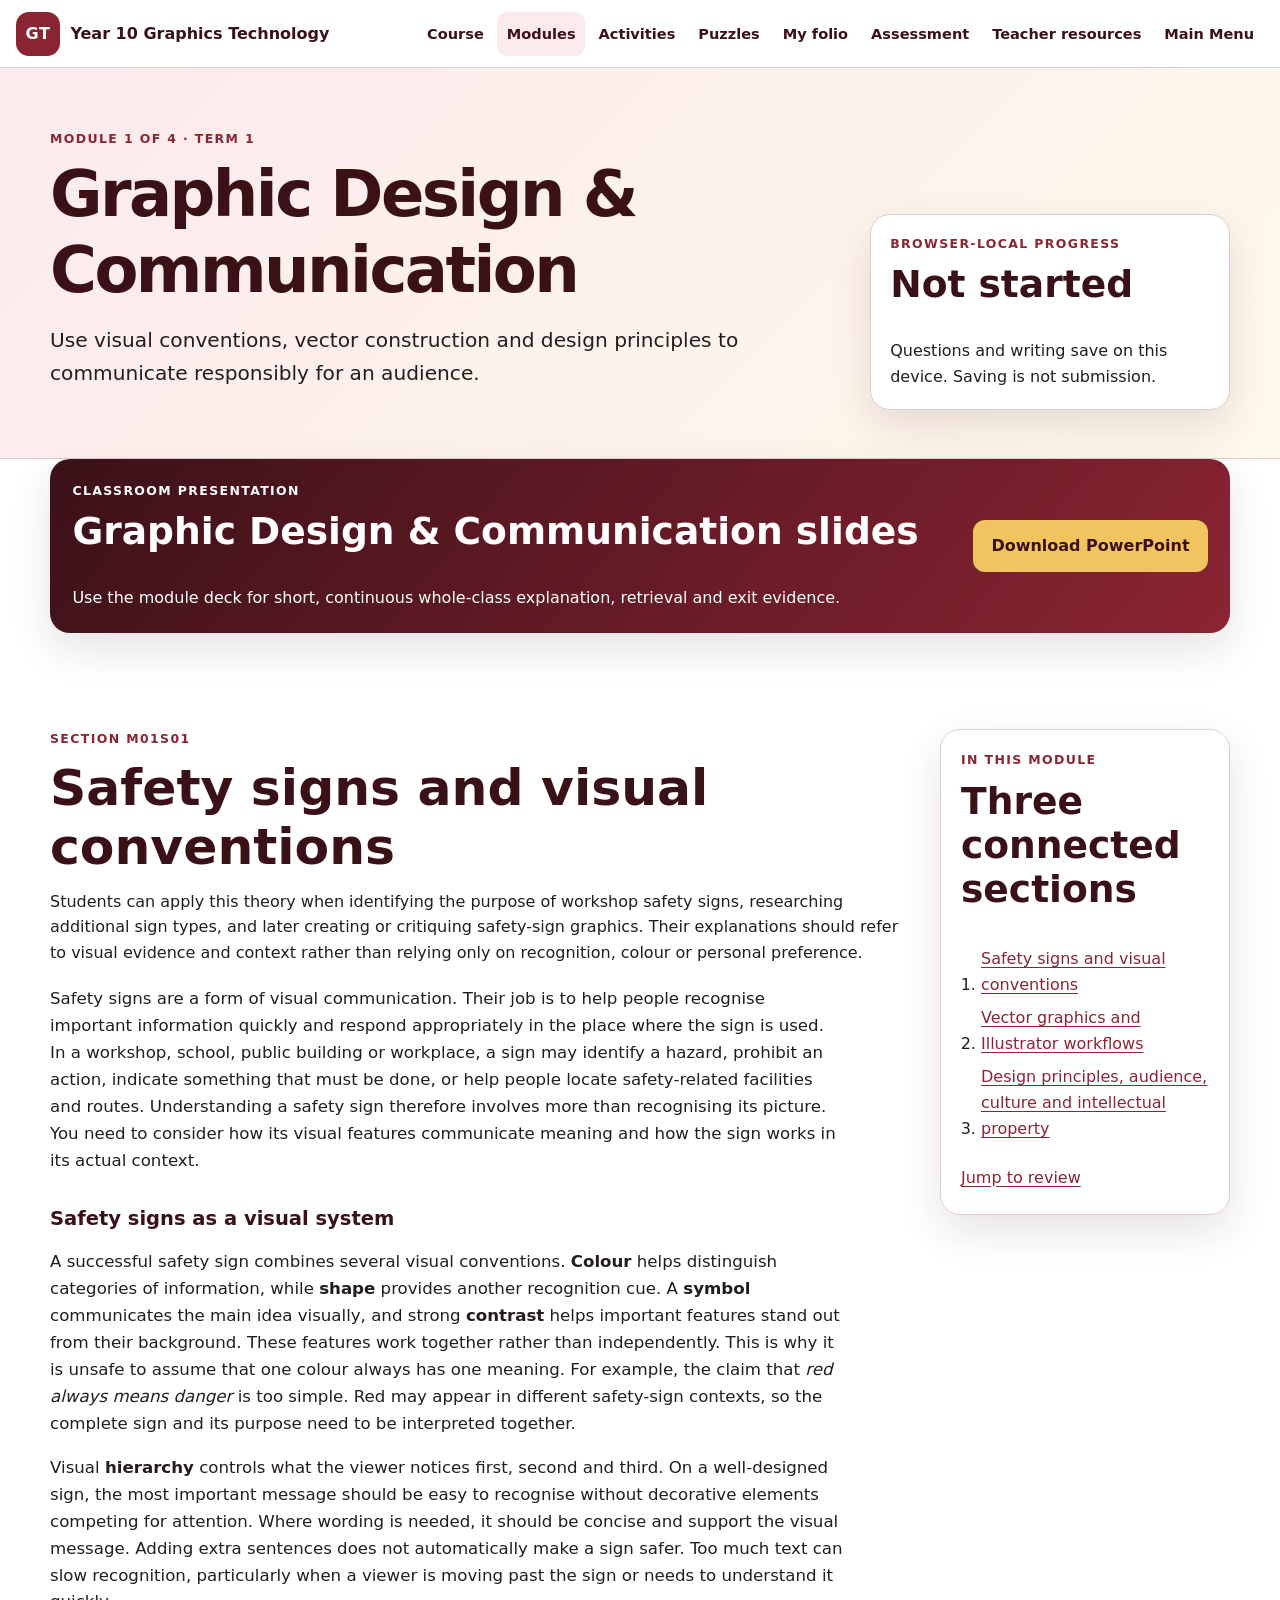
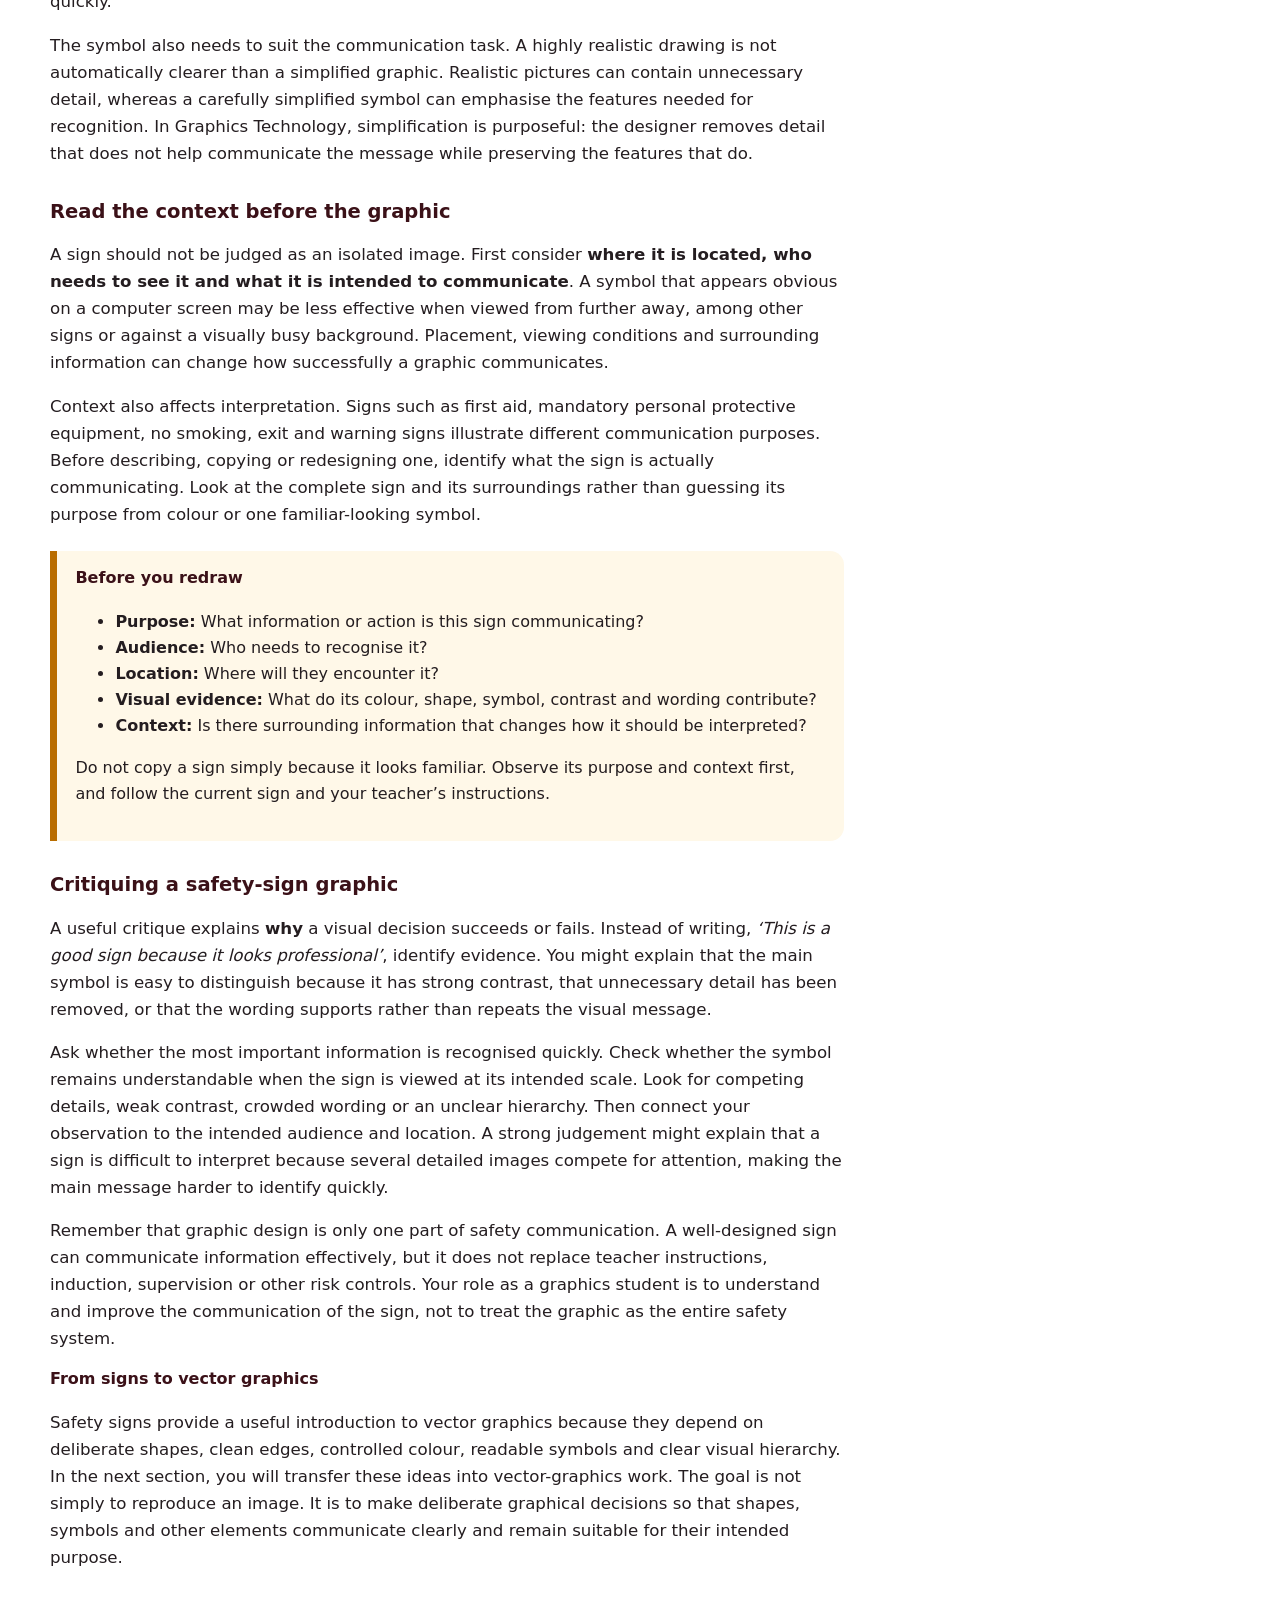
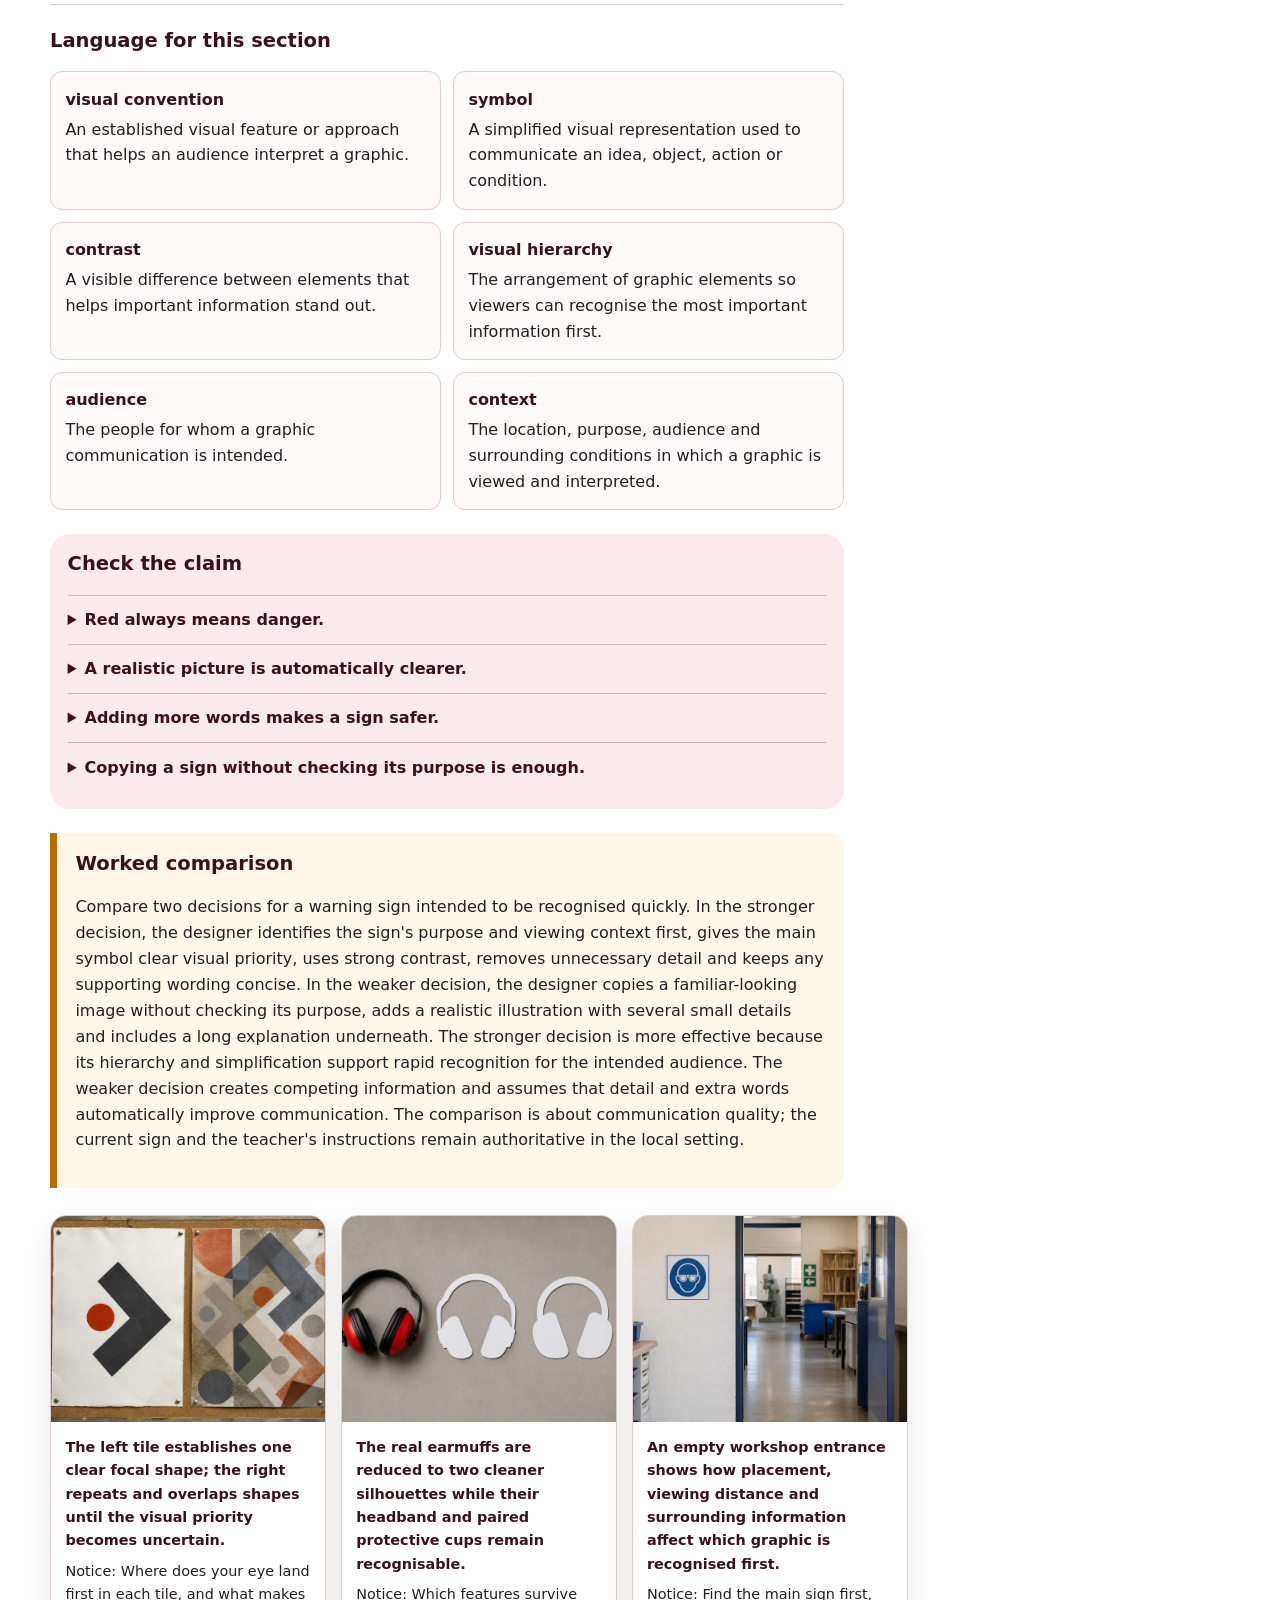
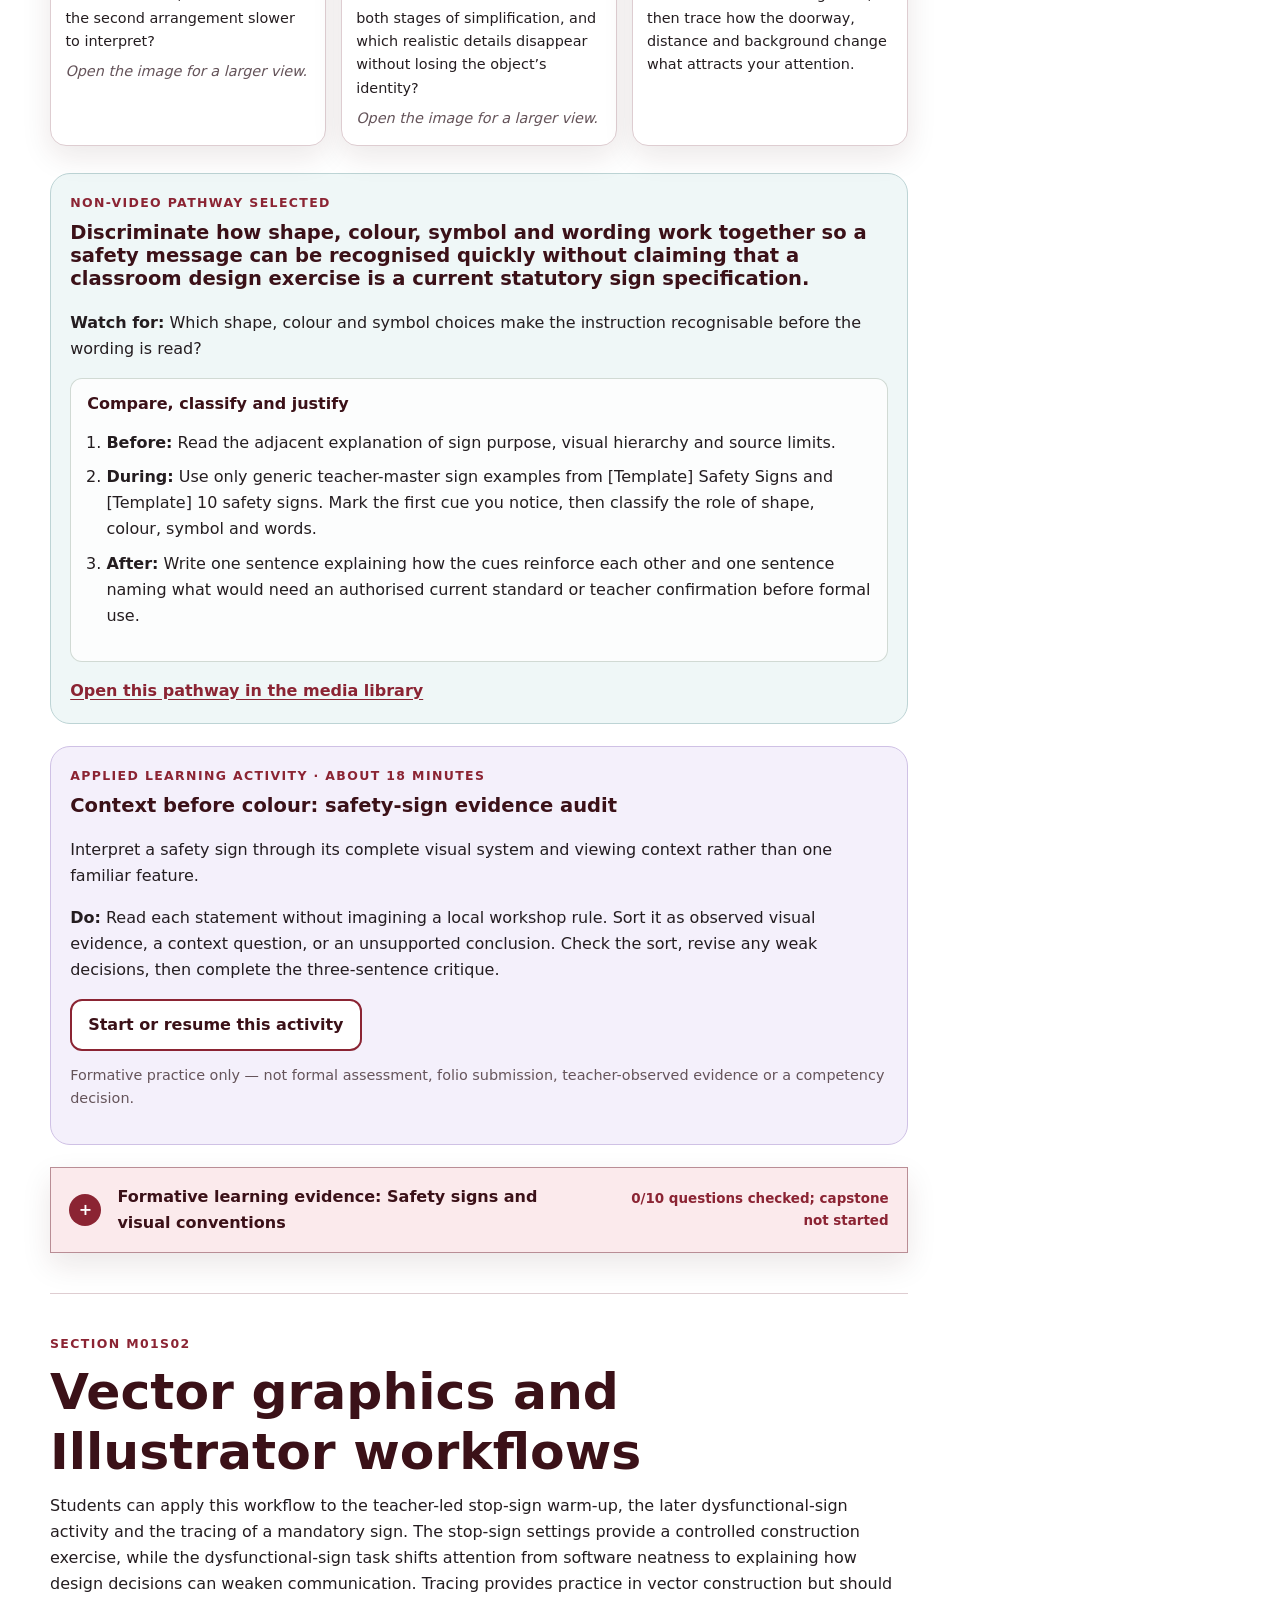
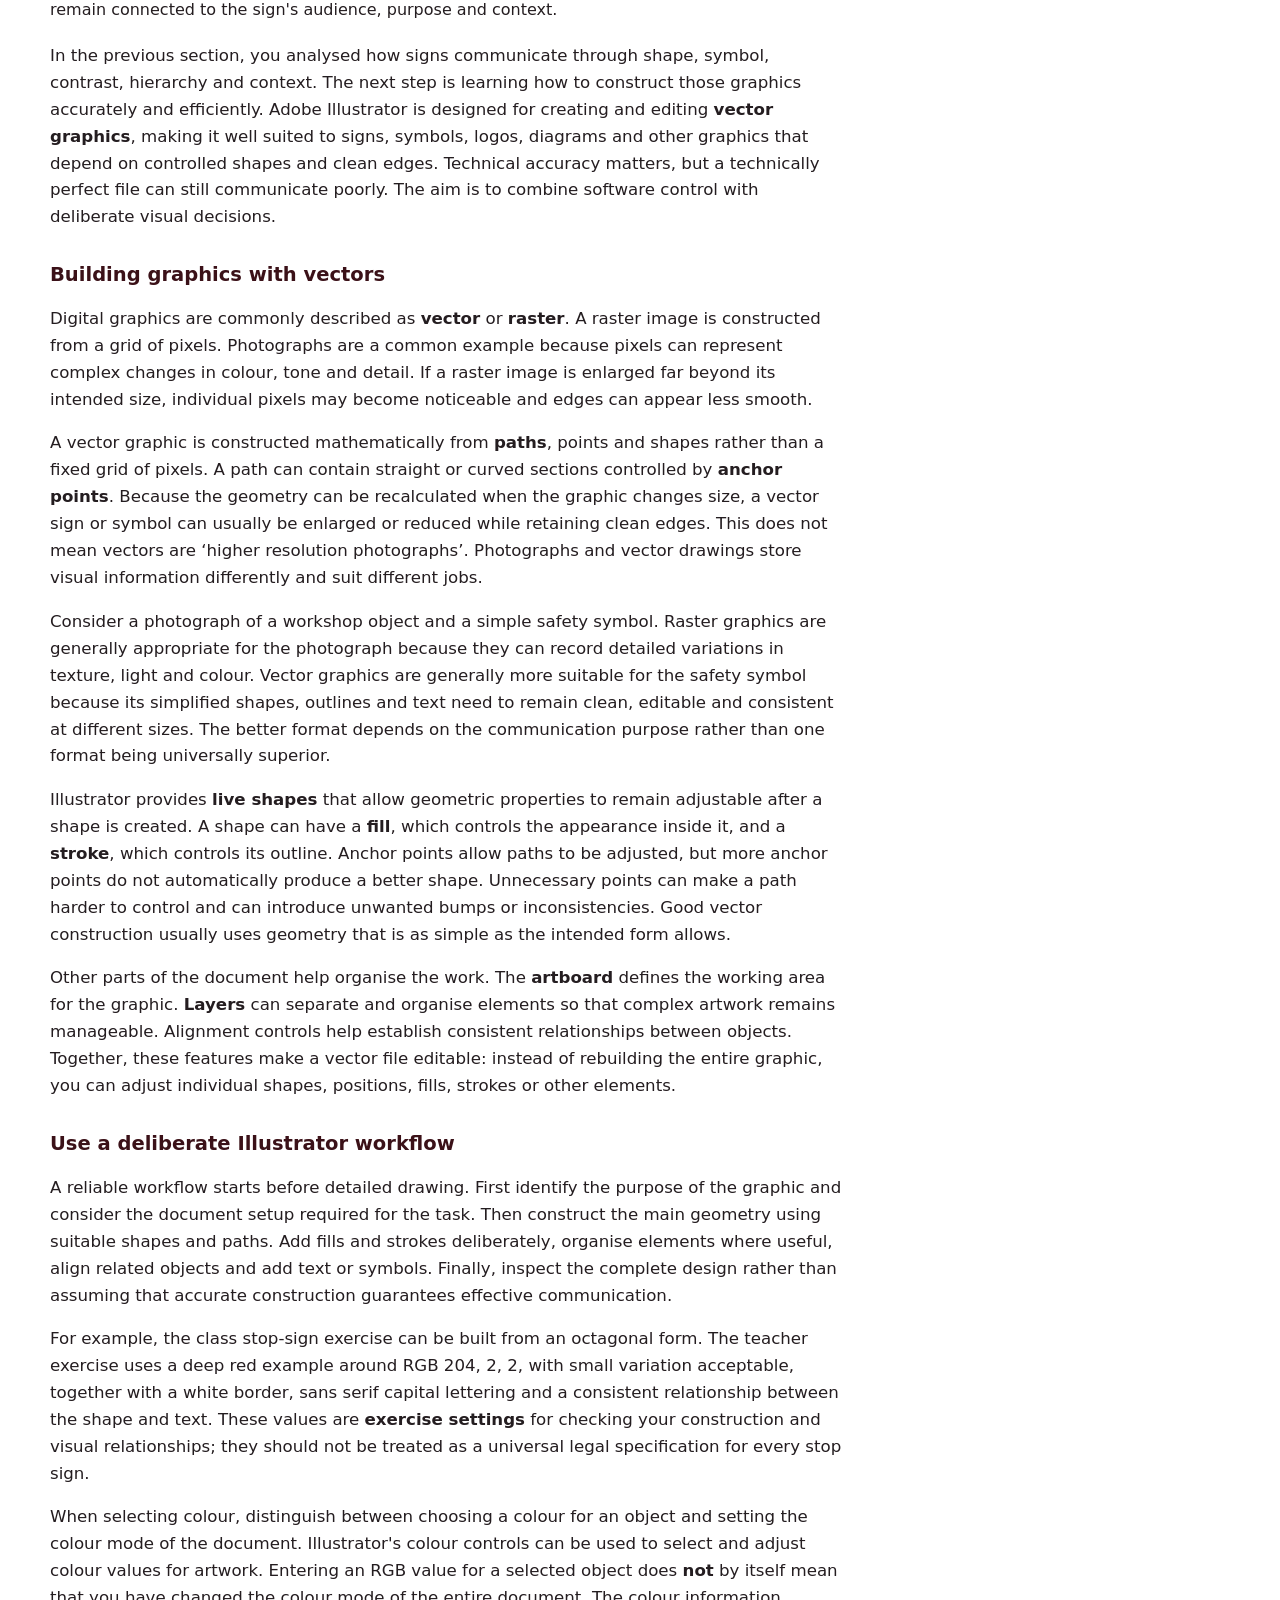
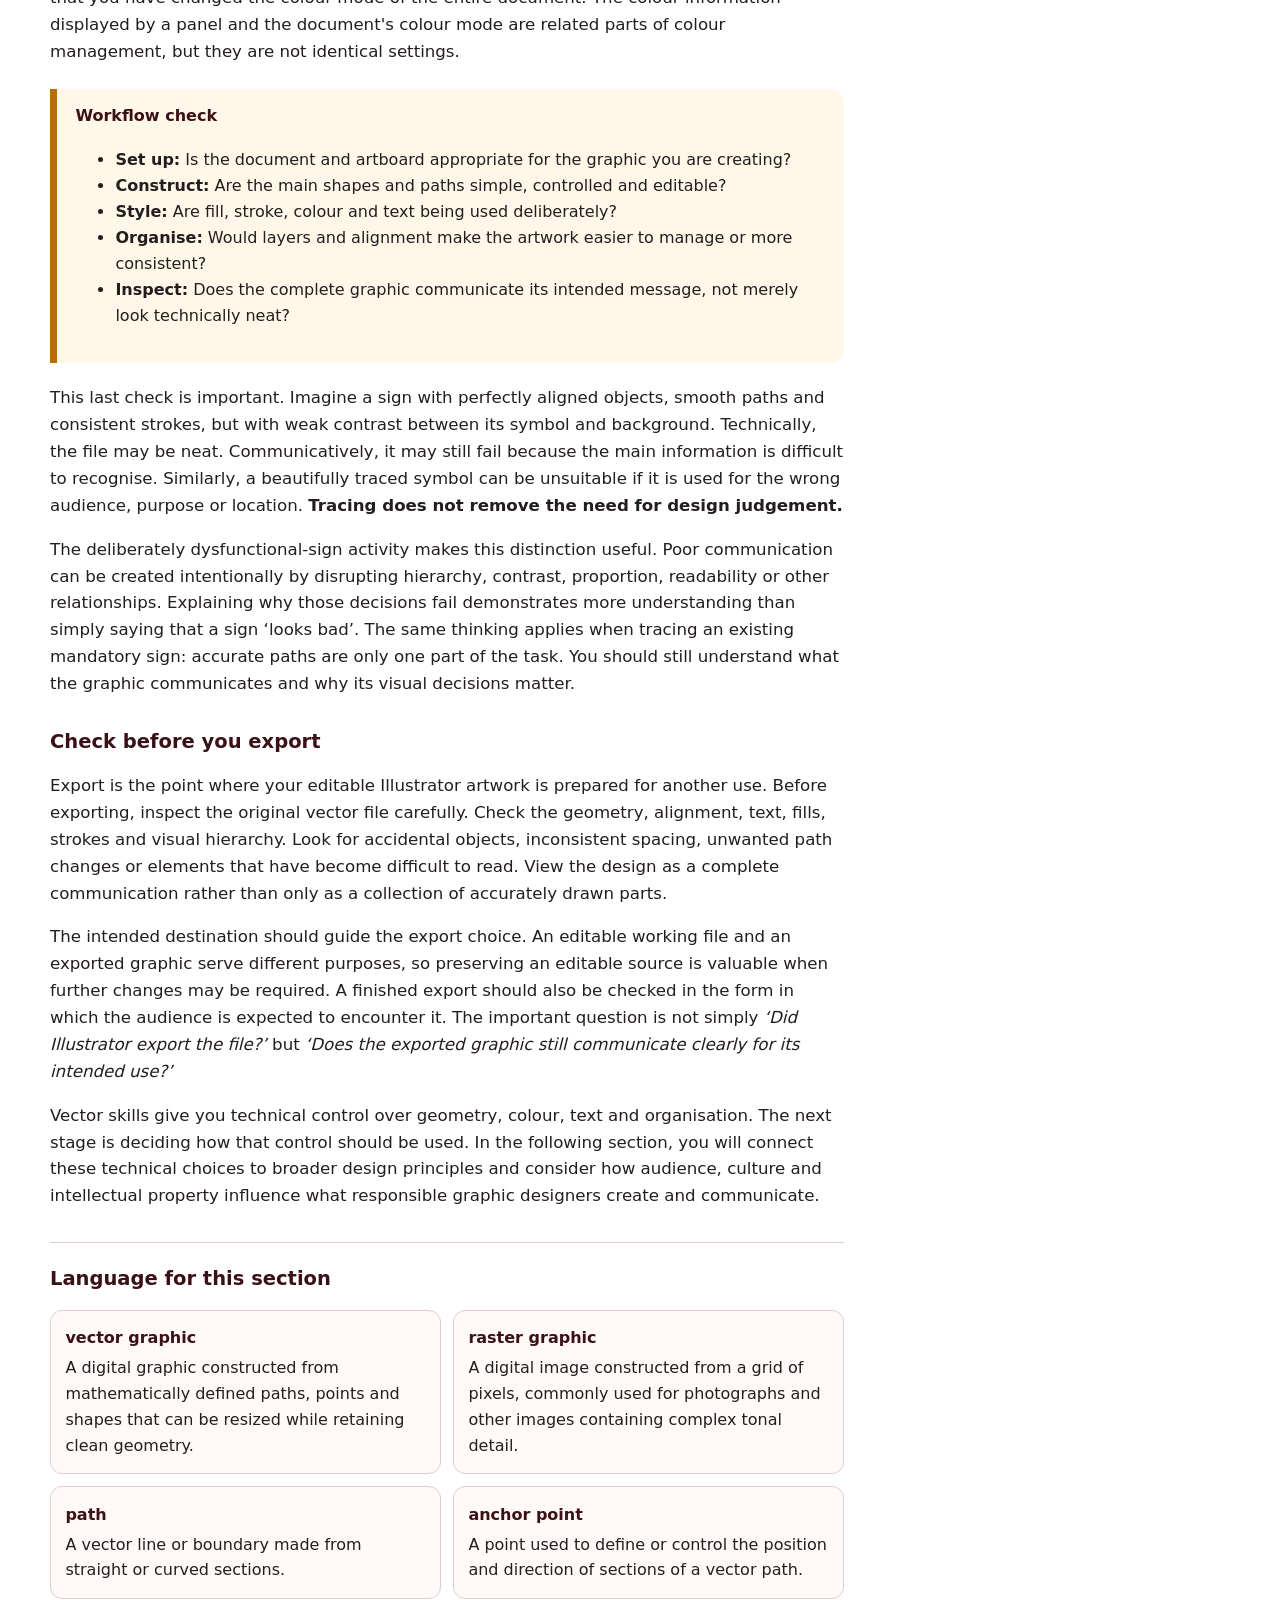
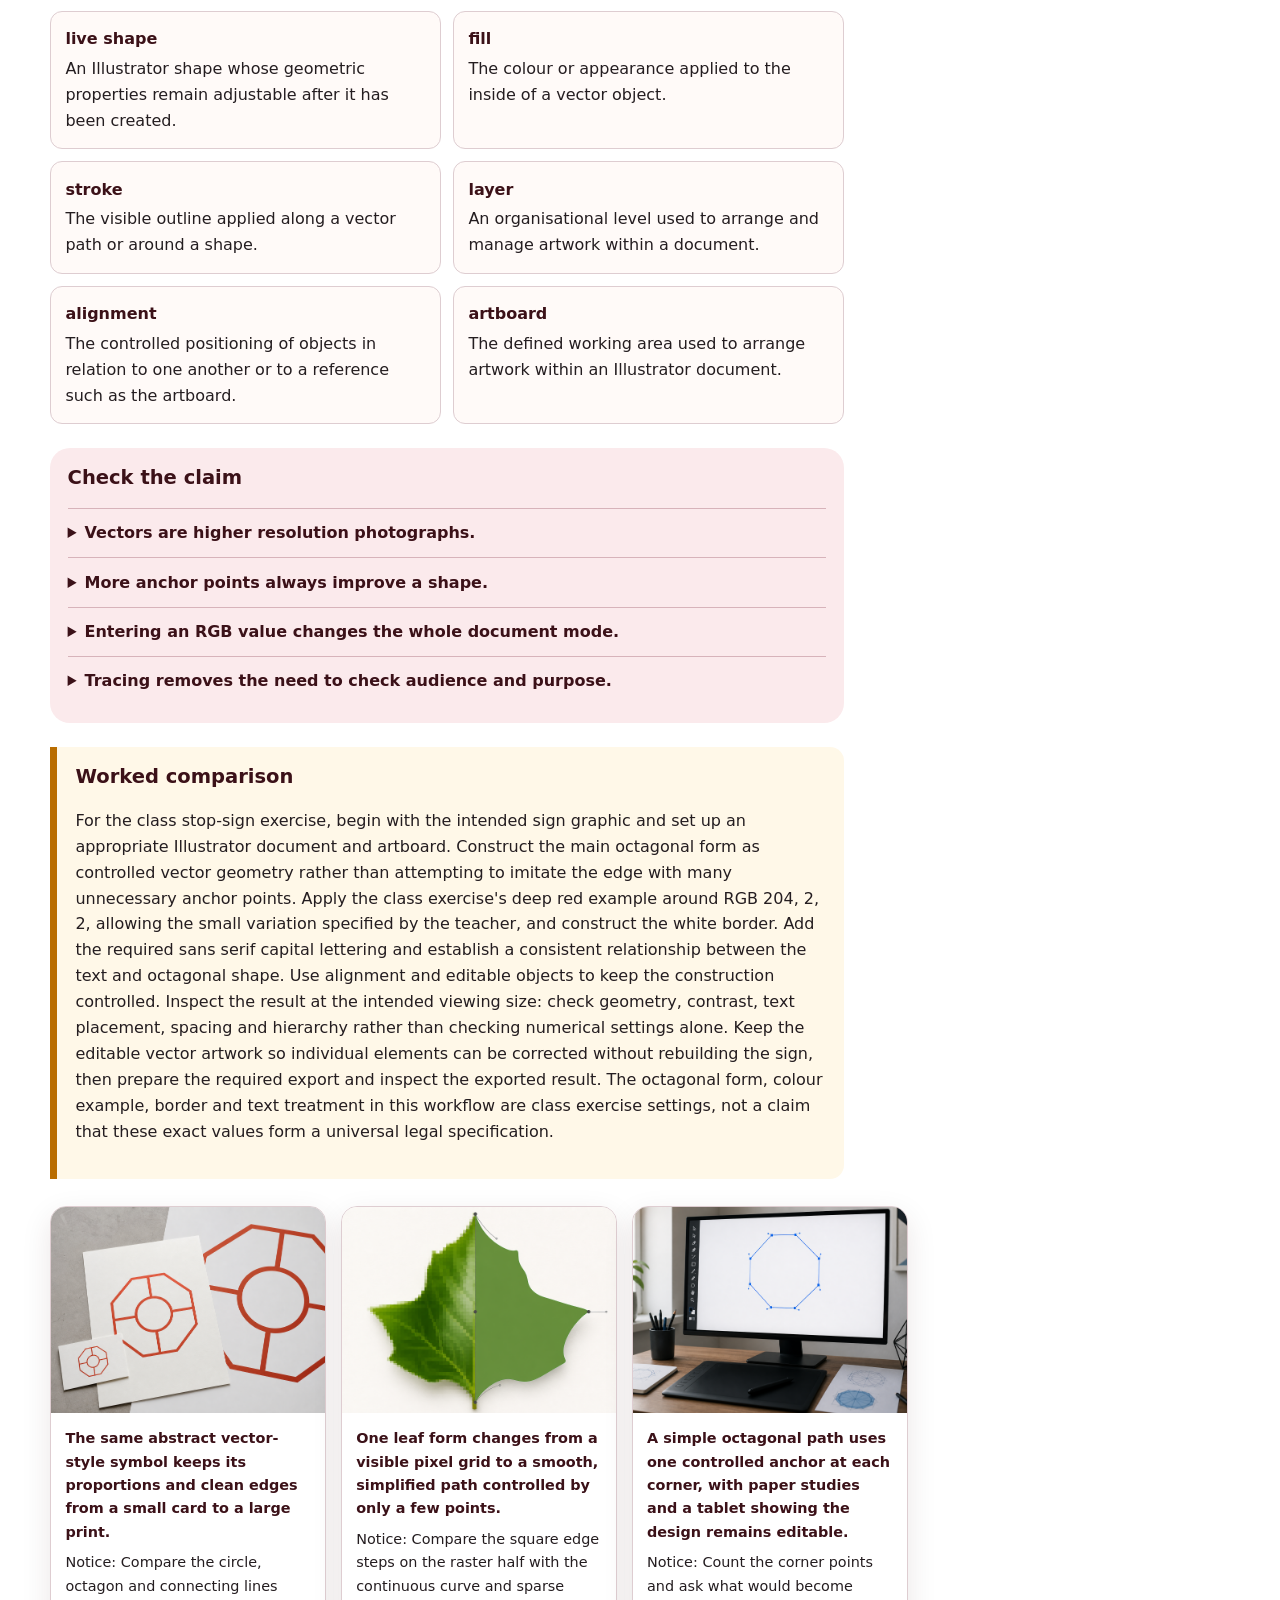
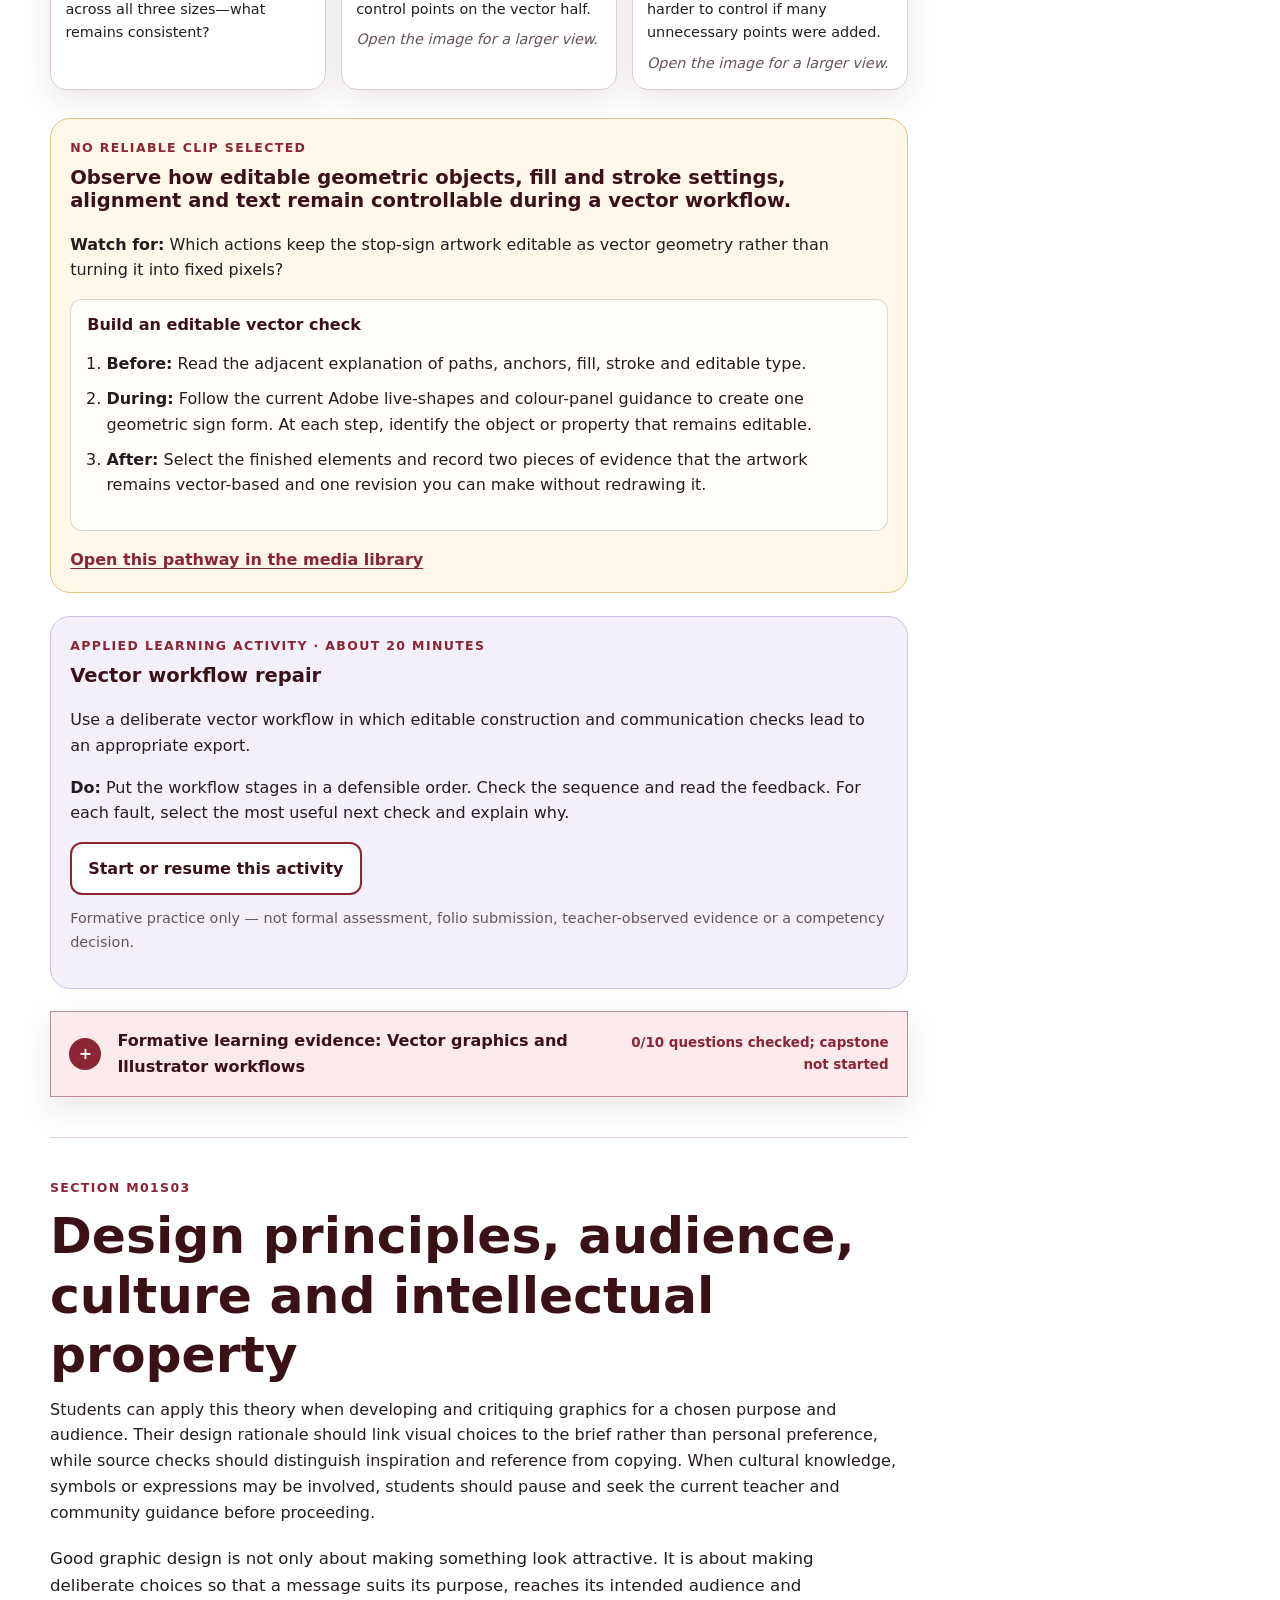
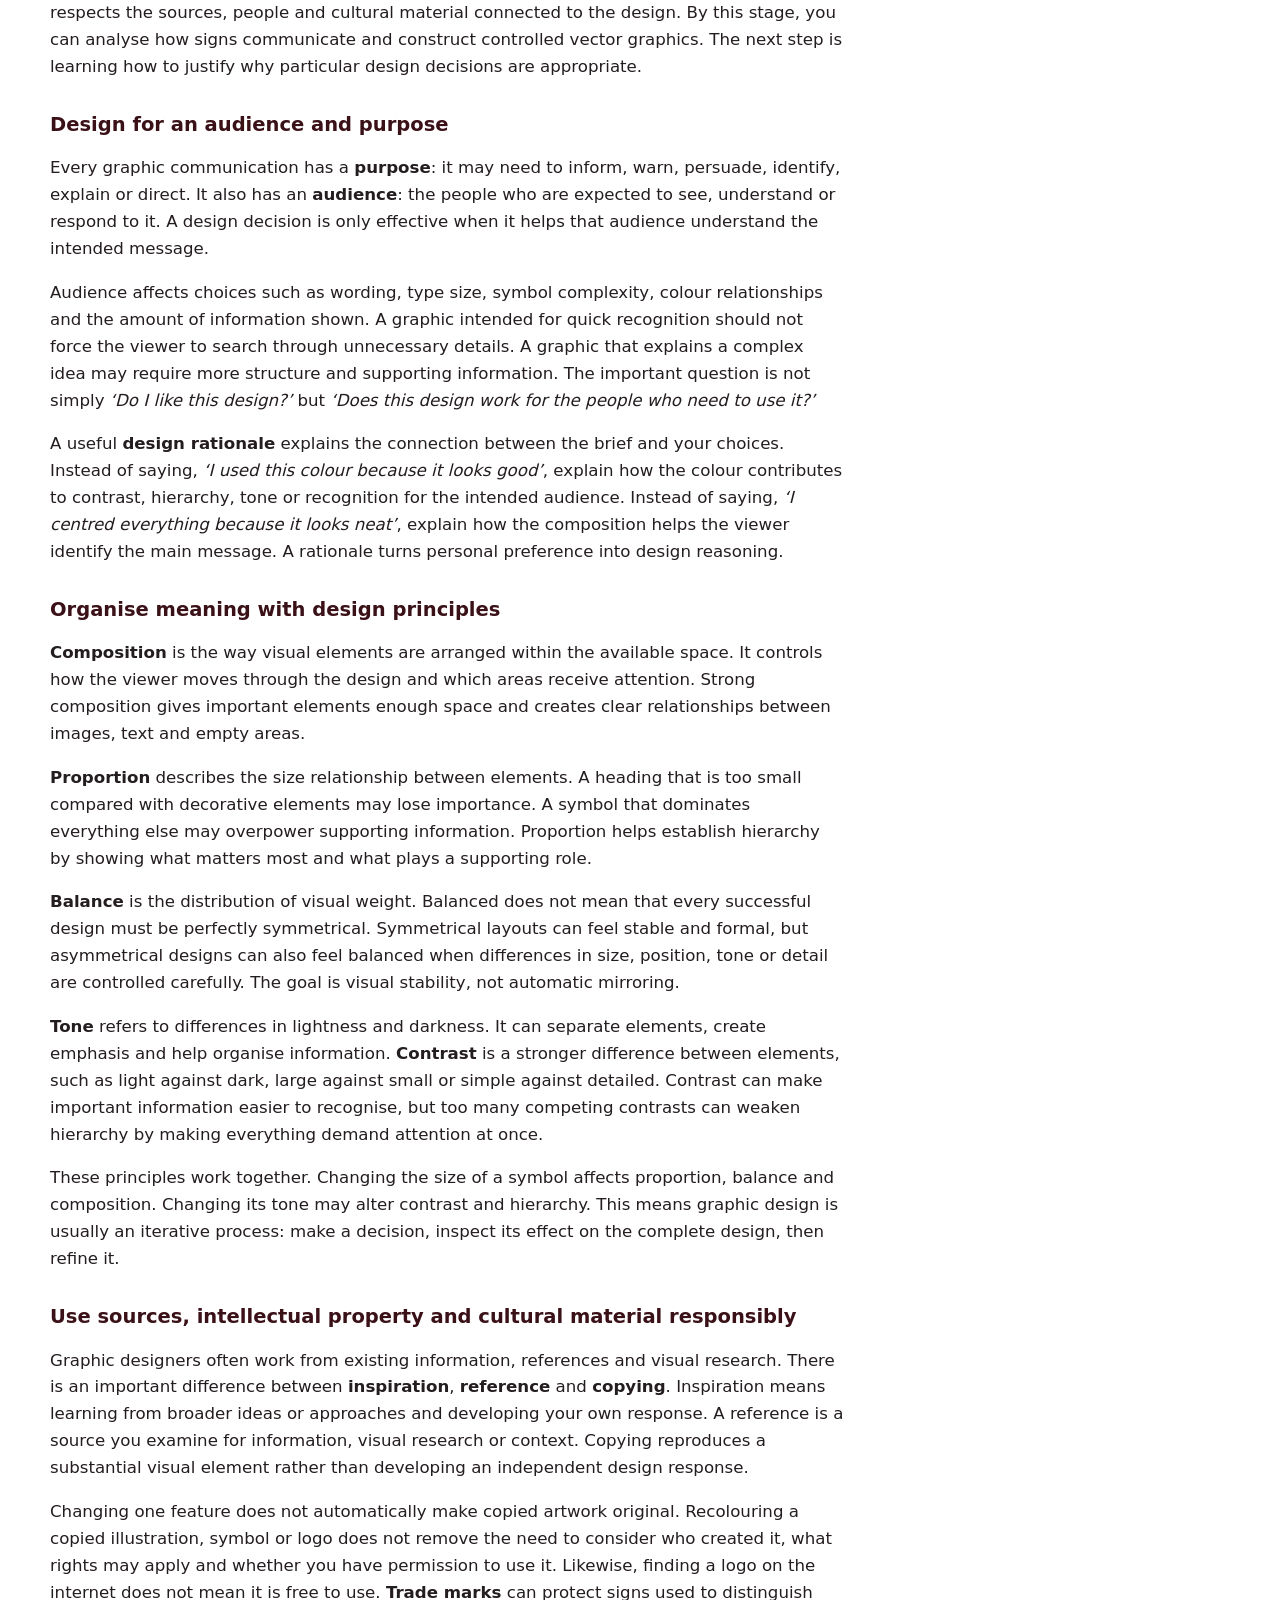
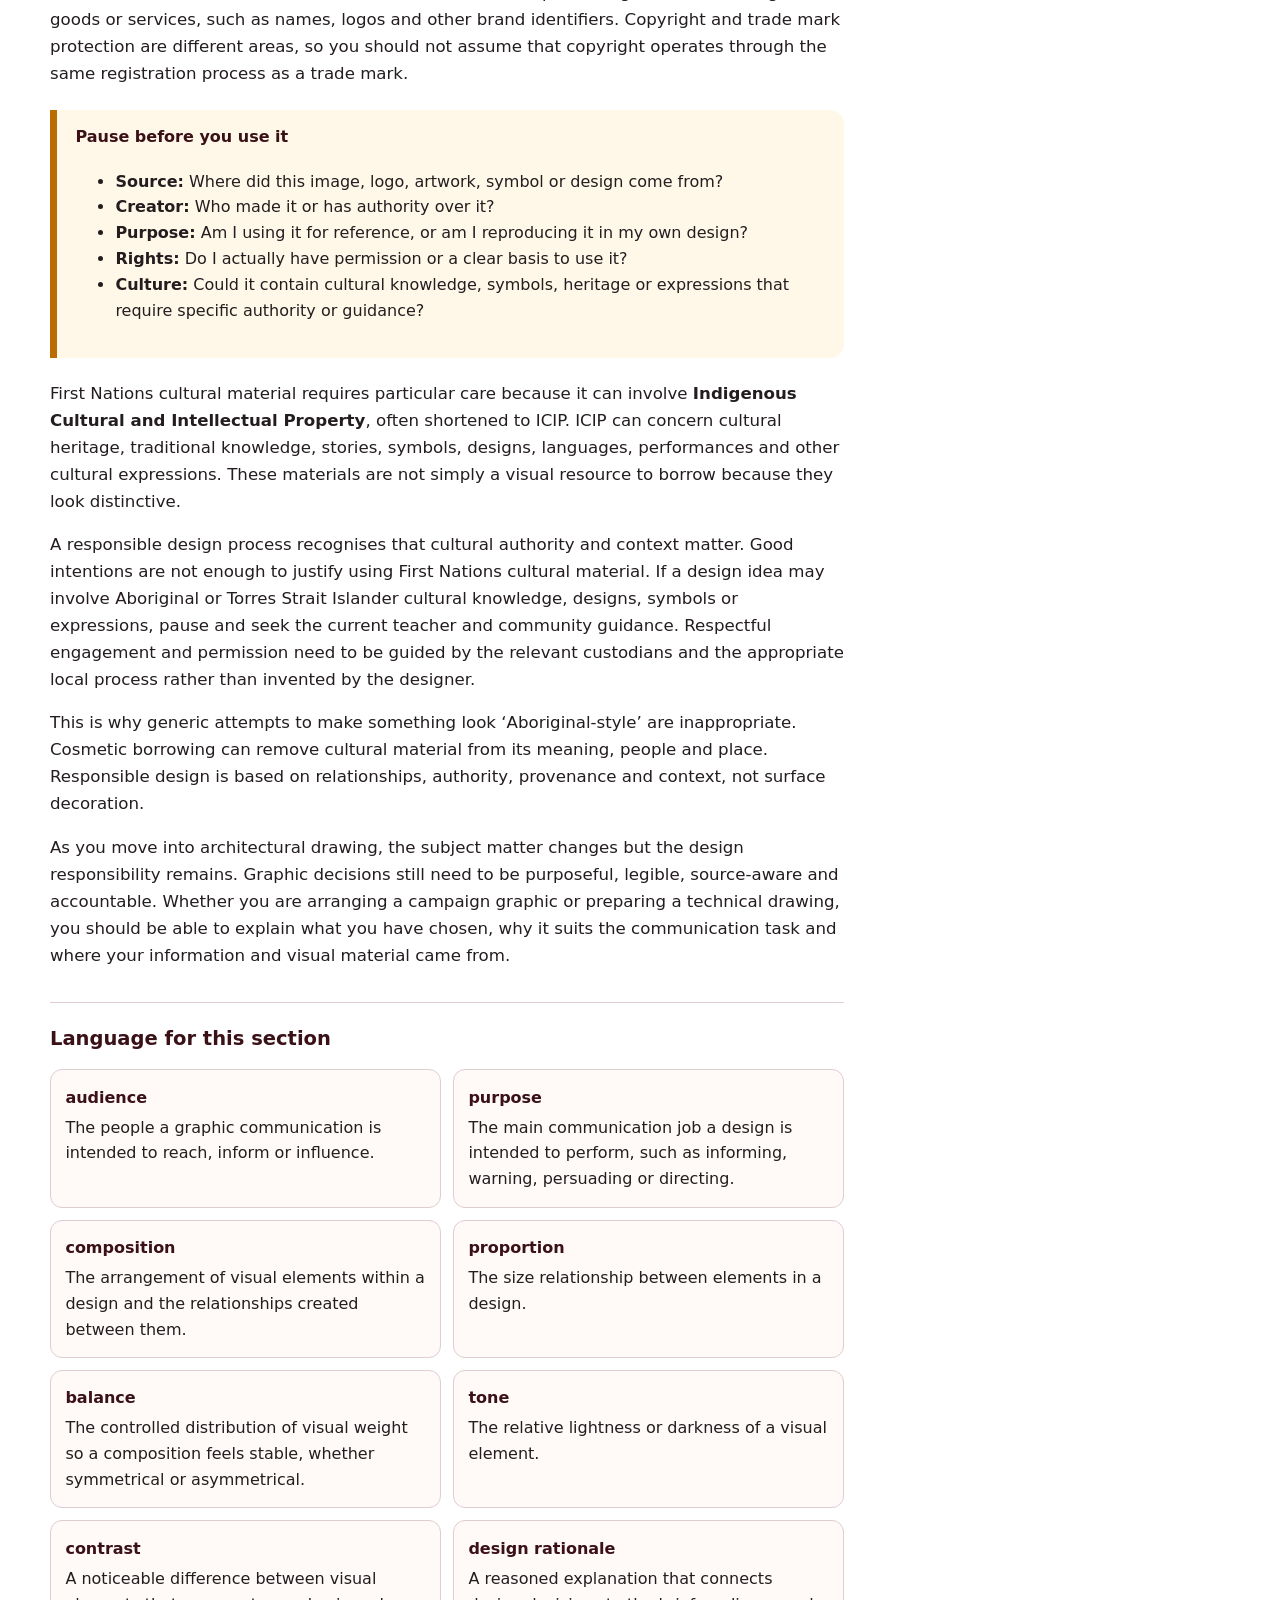
<file: modules/module-01.html>
<!doctype html>
<html lang="en-AU"><head><meta charset="utf-8"><meta name="viewport" content="width=device-width, initial-scale=1"><meta name="description" content="Use visual conventions, vector construction and design principles to communicate responsibly for an audience."><title>Module 1: Graphic Design &amp; Communication | Year 10 Graphics Technology</title><link rel="stylesheet" href="../styles.css"><link rel="stylesheet" href="../course-progress.css"></head><body data-course-state="source-grounded-course"><a class="skip-link" href="#main">Skip to content</a><header class="course-family-nav screen-only"><div class="course-family-nav__inner"><a class="course-family-nav__brand" href="../index.html"><span class="course-family-nav__mark" aria-hidden="true">GT</span><span>Year 10 Graphics Technology</span></a><nav class="course-family-nav__links" aria-label="Course navigation"><a href="../index.html">Course</a><a aria-current="page" href="../index.html#modules">Modules</a><a href="../activities.html">Activities</a><a href="../puzzles.html">Puzzles</a><a href="../folio.html">My folio</a><a href="../assessment.html">Assessment</a><a href="../teacher-resources.html">Teacher resources</a><a href="https://stevencowell.github.io/Main-Page/">Main Menu</a></nav></div></header><main id="main"><section class="page-hero module-hero"><div class="wrap module-hero__inner"><div><p class="eyebrow">Module 1 of 4 · Term 1</p><h1>Graphic Design &amp; Communication</h1><p class="lede">Use visual conventions, vector construction and design principles to communicate responsibly for an audience.</p></div><aside class="hero-progress"><p class="eyebrow">Browser-local progress</p><h2 data-module-progress="m01">Not started</h2><p>Questions and writing save on this device. Saving is not submission.</p></aside></div></section><section class="module-presentation-strip"><div class="wrap"><article class="presentation-card" id="module-presentation-m01" data-module-presentation><div id="m01-presentation"><p class="eyebrow">Classroom presentation</p><h2>Graphic Design &amp; Communication slides</h2><p>Use the module deck for short, continuous whole-class explanation, retrieval and exit evidence.</p></div><a class="button" id="module-presentation-link-m01" data-module-presentation-download href="../assets/presentations/module-01-graphic-design-and-communication.pptx" download>Download PowerPoint</a></article></div></section><section class="module-learning"><div class="wrap module-layout"><aside class="module-aside card" aria-label="Module map"><p class="eyebrow">In this module</p><h2>Three connected sections</h2><ol><li><a href="#m01s01">Safety signs and visual conventions</a></li><li><a href="#m01s02">Vector graphics and Illustrator workflows</a></li><li><a href="#m01s03">Design principles, audience, culture and intellectual property</a></li></ol><a href="#m01-review">Jump to review</a></aside><article class="module-main"><section class="section-unit" id="m01s01" data-section-id="m01s01" data-section-container><header class="section-heading"><p class="eyebrow">Section M01S01</p><h2>Safety signs and visual conventions</h2><p>Students can apply this theory when identifying the purpose of workshop safety signs, researching additional sign types, and later creating or critiquing safety-sign graphics. Their explanations should refer to visual evidence and context rather than relying only on recognition, colour or personal preference.</p></header><article class="theory-content" id="m01s01-theory"><p>Safety signs are a form of visual communication. Their job is to help people recognise important information quickly and respond appropriately in the place where the sign is used. In a workshop, school, public building or workplace, a sign may identify a hazard, prohibit an action, indicate something that must be done, or help people locate safety-related facilities and routes. Understanding a safety sign therefore involves more than recognising its picture. You need to consider how its visual features communicate meaning and how the sign works in its actual context.</p><h3 id='m01s01-sign-system'>Safety signs as a visual system</h3><p>A successful safety sign combines several visual conventions. <strong>Colour</strong> helps distinguish categories of information, while <strong>shape</strong> provides another recognition cue. A <strong>symbol</strong> communicates the main idea visually, and strong <strong>contrast</strong> helps important features stand out from their background. These features work together rather than independently. This is why it is unsafe to assume that one colour always has one meaning. For example, the claim that <em>red always means danger</em> is too simple. Red may appear in different safety-sign contexts, so the complete sign and its purpose need to be interpreted together.</p><p>Visual <strong>hierarchy</strong> controls what the viewer notices first, second and third. On a well-designed sign, the most important message should be easy to recognise without decorative elements competing for attention. Where wording is needed, it should be concise and support the visual message. Adding extra sentences does not automatically make a sign safer. Too much text can slow recognition, particularly when a viewer is moving past the sign or needs to understand it quickly.</p><p>The symbol also needs to suit the communication task. A highly realistic drawing is not automatically clearer than a simplified graphic. Realistic pictures can contain unnecessary detail, whereas a carefully simplified symbol can emphasise the features needed for recognition. In Graphics Technology, simplification is purposeful: the designer removes detail that does not help communicate the message while preserving the features that do.</p><h3 id='m01s01-context-check'>Read the context before the graphic</h3><p>A sign should not be judged as an isolated image. First consider <strong>where it is located, who needs to see it and what it is intended to communicate</strong>. A symbol that appears obvious on a computer screen may be less effective when viewed from further away, among other signs or against a visually busy background. Placement, viewing conditions and surrounding information can change how successfully a graphic communicates.</p><p>Context also affects interpretation. Signs such as first aid, mandatory personal protective equipment, no smoking, exit and warning signs illustrate different communication purposes. Before describing, copying or redesigning one, identify what the sign is actually communicating. Look at the complete sign and its surroundings rather than guessing its purpose from colour or one familiar-looking symbol.</p><aside><h4>Before you redraw</h4><ul><li><strong>Purpose:</strong> What information or action is this sign communicating?</li><li><strong>Audience:</strong> Who needs to recognise it?</li><li><strong>Location:</strong> Where will they encounter it?</li><li><strong>Visual evidence:</strong> What do its colour, shape, symbol, contrast and wording contribute?</li><li><strong>Context:</strong> Is there surrounding information that changes how it should be interpreted?</li></ul><p>Do not copy a sign simply because it looks familiar. Observe its purpose and context first, and follow the current sign and your teacher’s instructions.</p></aside><h3 id='m01s01-design-check'>Critiquing a safety-sign graphic</h3><p>A useful critique explains <strong>why</strong> a visual decision succeeds or fails. Instead of writing, <em>‘This is a good sign because it looks professional’</em>, identify evidence. You might explain that the main symbol is easy to distinguish because it has strong contrast, that unnecessary detail has been removed, or that the wording supports rather than repeats the visual message.</p><p>Ask whether the most important information is recognised quickly. Check whether the symbol remains understandable when the sign is viewed at its intended scale. Look for competing details, weak contrast, crowded wording or an unclear hierarchy. Then connect your observation to the intended audience and location. A strong judgement might explain that a sign is difficult to interpret because several detailed images compete for attention, making the main message harder to identify quickly.</p><p>Remember that graphic design is only one part of safety communication. A well-designed sign can communicate information effectively, but it does not replace teacher instructions, induction, supervision or other risk controls. Your role as a graphics student is to understand and improve the communication of the sign, not to treat the graphic as the entire safety system.</p><h4>From signs to vector graphics</h4><p>Safety signs provide a useful introduction to vector graphics because they depend on deliberate shapes, clean edges, controlled colour, readable symbols and clear visual hierarchy. In the next section, you will transfer these ideas into vector-graphics work. The goal is not simply to reproduce an image. It is to make deliberate graphical decisions so that shapes, symbols and other elements communicate clearly and remain suitable for their intended purpose.</p><section class="theory-support"><h3>Language for this section</h3><dl class="vocabulary-grid"><div><dt>visual convention</dt><dd>An established visual feature or approach that helps an audience interpret a graphic.</dd></div><div><dt>symbol</dt><dd>A simplified visual representation used to communicate an idea, object, action or condition.</dd></div><div><dt>contrast</dt><dd>A visible difference between elements that helps important information stand out.</dd></div><div><dt>visual hierarchy</dt><dd>The arrangement of graphic elements so viewers can recognise the most important information first.</dd></div><div><dt>audience</dt><dd>The people for whom a graphic communication is intended.</dd></div><div><dt>context</dt><dd>The location, purpose, audience and surrounding conditions in which a graphic is viewed and interpreted.</dd></div></dl></section><aside class="misconception-panel"><h3>Check the claim</h3><details><summary>Red always means danger.</summary><p>Colour is only one part of a safety sign. Interpret red together with the sign&#39;s shape, symbol, wording, purpose and context rather than assigning meaning from colour alone.</p></details><details><summary>A realistic picture is automatically clearer.</summary><p>Realistic detail can make a graphic more complex. A simplified symbol may communicate more effectively when it preserves the features needed for recognition and removes unnecessary detail.</p></details><details><summary>Adding more words makes a sign safer.</summary><p>Extra wording can make a sign slower to interpret. Wording should be concise, readable and support the main visual message.</p></details><details><summary>Copying a sign without checking its purpose is enough.</summary><p>A sign should be understood in context before it is copied, critiqued or redrawn. Consider its purpose, audience, location and complete visual system first.</p></details></aside><aside class="worked-example"><h3>Worked comparison</h3><p>Compare two decisions for a warning sign intended to be recognised quickly. In the stronger decision, the designer identifies the sign&#39;s purpose and viewing context first, gives the main symbol clear visual priority, uses strong contrast, removes unnecessary detail and keeps any supporting wording concise. In the weaker decision, the designer copies a familiar-looking image without checking its purpose, adds a realistic illustration with several small details and includes a long explanation underneath. The stronger decision is more effective because its hierarchy and simplification support rapid recognition for the intended audience. The weaker decision creates competing information and assumes that detail and extra words automatically improve communication. The comparison is about communication quality; the current sign and the teacher&#39;s instructions remain authoritative in the local setting.</p></aside></article><div class="visual-gallery" id="m01s01-visual" aria-label="Purposeful visuals for m01s01"><figure class="teaching-visual"><a href="../assets/images/m01s01-hierarchy-comparison.png" target="_blank" rel="noopener"><img src="../assets/images/m01s01-hierarchy-comparison.png" alt="Two tactile abstract graphic tiles on a pinboard, one sparse with a bold black chevron and orange circle, the other crowded with overlapping muted shapes." loading="lazy"></a><figcaption><strong>The left tile establishes one clear focal shape; the right repeats and overlaps shapes until the visual priority becomes uncertain.</strong><span>Notice: Where does your eye land first in each tile, and what makes the second arrangement slower to interpret?</span><em>Open the image for a larger view.</em></figcaption></figure><figure class="teaching-visual"><a href="../assets/images/m01s01-symbol-simplification-v2.png" target="_blank" rel="noopener"><img src="../assets/images/m01s01-symbol-simplification-v2.png" alt="Red and black protective earmuffs beside two increasingly simplified white paper silhouettes of the same form on a plain grey surface." loading="lazy"></a><figcaption><strong>The real earmuffs are reduced to two cleaner silhouettes while their headband and paired protective cups remain recognisable.</strong><span>Notice: Which features survive both stages of simplification, and which realistic details disappear without losing the object’s identity?</span><em>Open the image for a larger view.</em></figcaption></figure><figure class="teaching-visual"><a href="../assets/images/m01s01-workshop-sign-context.png" target="_blank" rel="noopener"><img src="../assets/images/m01s01-workshop-sign-context.png" alt="Empty school workshop entrance with a prominent blue eye-protection pictogram beside the doorway and a smaller green directional marker deeper inside." loading="lazy"></a><figcaption><strong>An empty workshop entrance shows how placement, viewing distance and surrounding information affect which graphic is recognised first.</strong><span>Notice: Find the main sign first, then trace how the doorway, distance and background change what attracts your attention.</span></figcaption></figure></div><aside class="media-pathway is-exception" id="m01s01-media"><p class="eyebrow">Non-video pathway selected</p><h3>Discriminate how shape, colour, symbol and wording work together so a safety message can be recognised quickly without claiming that a classroom design exercise is a current statutory sign specification.</h3><p><strong>Watch for:</strong> Which shape, colour and symbol choices make the instruction recognisable before the wording is read?</p><section class="equivalent-path" aria-label="Complete non-video pathway"><h4>Compare, classify and justify</h4><ol><li><strong>Before:</strong> Read the adjacent explanation of sign purpose, visual hierarchy and source limits.</li><li><strong>During:</strong> Use only generic teacher-master sign examples from [Template] Safety Signs and [Template] 10 safety signs. Mark the first cue you notice, then classify the role of shape, colour, symbol and words.</li><li><strong>After:</strong> Write one sentence explaining how the cues reinforce each other and one sentence naming what would need an authorised current standard or teacher confirmation before formal use.</li></ol></section><p class="media-return"><a href="../videos.html#media-m01s01">Open this pathway in the media library</a></p></aside><article class="activity-bridge"><p class="eyebrow">Applied Learning Activity · about 18 minutes</p><h3>Context before colour: safety-sign evidence audit</h3><p>Interpret a safety sign through its complete visual system and viewing context rather than one familiar feature.</p><p><strong>Do:</strong> Read each statement without imagining a local workshop rule. Sort it as observed visual evidence, a context question, or an unsupported conclusion. Check the sort, revise any weak decisions, then complete the three-sentence critique.</p><a class="button secondary" href="../activities.html#ala-m01s01-context-before-colour-v1">Start or resume this activity</a><p class="fine">Formative practice only — not formal assessment, folio submission, teacher-observed evidence or a competency decision.</p></article><span class="learning-end-marker" id="m01s01-learning-end" aria-hidden="true"></span><details class="section-learning learning-package" id="m01s01-check" data-section-id="m01s01" data-storage-key="tas:year10-graphics:v1:section:m01s01"><summary id="m01s01-package-summary"><span>Formative learning evidence: Safety signs and visual conventions</span><strong data-package-summary>Not started</strong></summary><div class="slot-body"><p class="boundary-note"><strong>Practice, not submission.</strong> Your responses stay in this browser unless you export them.</p><a class="resume-package-anchor screen-only" id="m01s01-resume" href="#m01s01-long-response" data-resume-package>Resume this package</a><fieldset class="mcq" id="m01s01-q01" data-question-id="m01s01-q01"><legend><span>1</span>Which approach gives the most reliable interpretation of a safety sign?</legend><p class="hint">Hint: Consider how several visual conventions work together.</p><label><input type="radio" name="m01s01-q01" value="a"> <span>Use its colour alone because each colour has one universal meaning.</span></label><label><input type="radio" name="m01s01-q01" value="b"> <span>Read its colour, shape, symbol, contrast and wording together.</span></label><label><input type="radio" name="m01s01-q01" value="c"> <span>Judge it by how realistic the picture appears.</span></label><div class="question-actions screen-only"><button type="button" class="button small" data-check-question>Check this response</button><a href="#m01s01-sign-system">Return to the explanation</a></div><p class="question-feedback" role="status" aria-live="polite" data-question-feedback></p></fieldset><fieldset class="mcq" id="m01s01-q02" data-question-id="m01s01-q02"><legend><span>2</span>What is the main communication job of visual hierarchy in a sign?</legend><p class="hint">Hint: Think about the order in which a viewer notices information.</p><label><input type="radio" name="m01s01-q02" value="a"> <span>To make every element equally prominent.</span></label><label><input type="radio" name="m01s01-q02" value="b"> <span>To make the most important message noticed first.</span></label><label><input type="radio" name="m01s01-q02" value="c"> <span>To add decorative detail around the symbol.</span></label><div class="question-actions screen-only"><button type="button" class="button small" data-check-question>Check this response</button><a href="#m01s01-sign-system">Return to the explanation</a></div><p class="question-feedback" role="status" aria-live="polite" data-question-feedback></p></fieldset><fieldset class="mcq" id="m01s01-q03" data-question-id="m01s01-q03"><legend><span>3</span>Why can a simplified symbol communicate better than a realistic picture?</legend><p class="hint">Hint: Focus on what the viewer needs for recognition.</p><label><input type="radio" name="m01s01-q03" value="a"> <span>It removes all identifying features from the image.</span></label><label><input type="radio" name="m01s01-q03" value="b"> <span>It always uses fewer colours than any photograph.</span></label><label><input type="radio" name="m01s01-q03" value="c"> <span>It emphasises essential features and removes distracting detail.</span></label><div class="question-actions screen-only"><button type="button" class="button small" data-check-question>Check this response</button><a href="#m01s01-sign-system">Return to the explanation</a></div><p class="question-feedback" role="status" aria-live="polite" data-question-feedback></p></fieldset><fieldset class="mcq" id="m01s01-q04" data-question-id="m01s01-q04"><legend><span>4</span>What should a student establish before copying or redesigning a safety sign?</legend><p class="hint">Hint: Look beyond the isolated graphic.</p><label><input type="radio" name="m01s01-q04" value="a"> <span>Its purpose, audience, location and surrounding context.</span></label><label><input type="radio" name="m01s01-q04" value="b"> <span>Whether the sign matches the student’s favourite style.</span></label><label><input type="radio" name="m01s01-q04" value="c"> <span>How many extra sentences can fit underneath it.</span></label><div class="question-actions screen-only"><button type="button" class="button small" data-check-question>Check this response</button><a href="#m01s01-context-check">Return to the explanation</a></div><p class="question-feedback" role="status" aria-live="polite" data-question-feedback></p></fieldset><fieldset class="mcq" id="m01s01-q05" data-question-id="m01s01-q05"><legend><span>5</span>Why might a clear symbol on a computer screen perform poorly in its intended location?</legend><p class="hint">Hint: Consider viewing conditions rather than changing the symbol immediately.</p><label><input type="radio" name="m01s01-q05" value="a"> <span>Digital symbols cannot be used in physical signs.</span></label><label><input type="radio" name="m01s01-q05" value="b"> <span>Distance, background clutter or competing signs may reduce recognition.</span></label><label><input type="radio" name="m01s01-q05" value="c"> <span>A sign only works when its audience designed it.</span></label><div class="question-actions screen-only"><button type="button" class="button small" data-check-question>Check this response</button><a href="#m01s01-context-check">Return to the explanation</a></div><p class="question-feedback" role="status" aria-live="polite" data-question-feedback></p></fieldset><fieldset class="mcq" id="m01s01-q06" data-question-id="m01s01-q06"><legend><span>6</span>Which critique uses the strongest visual evidence?</legend><p class="hint">Hint: Choose the statement that explains why a decision affects communication.</p><label><input type="radio" name="m01s01-q06" value="a"> <span>It looks professional, so it must be effective.</span></label><label><input type="radio" name="m01s01-q06" value="b"> <span>It is good because I personally like the colours.</span></label><label><input type="radio" name="m01s01-q06" value="c"> <span>The main symbol is recognised quickly because contrast and hierarchy separate it from supporting text.</span></label><div class="question-actions screen-only"><button type="button" class="button small" data-check-question>Check this response</button><a href="#m01s01-design-check">Return to the explanation</a></div><p class="question-feedback" role="status" aria-live="polite" data-question-feedback></p></fieldset><fieldset class="mcq" id="m01s01-q07" data-question-id="m01s01-q07"><legend><span>7</span>How should wording support a safety-sign graphic?</legend><p class="hint">Hint: More text is not automatically more helpful.</p><label><input type="radio" name="m01s01-q07" value="a"> <span>It should be concise and reinforce the main visual message.</span></label><label><input type="radio" name="m01s01-q07" value="b"> <span>It should repeat every visible detail in a long paragraph.</span></label><label><input type="radio" name="m01s01-q07" value="c"> <span>It should replace the symbol whenever possible.</span></label><div class="question-actions screen-only"><button type="button" class="button small" data-check-question>Check this response</button><a href="#m01s01-sign-system">Return to the explanation</a></div><p class="question-feedback" role="status" aria-live="polite" data-question-feedback></p></fieldset><fieldset class="mcq" id="m01s01-q08" data-question-id="m01s01-q08"><legend><span>8</span>Which statement correctly describes the safety role of a well-designed sign?</legend><p class="hint">Hint: Separate graphic communication from the complete safety system.</p><label><input type="radio" name="m01s01-q08" value="a"> <span>It makes induction and supervision unnecessary.</span></label><label><input type="radio" name="m01s01-q08" value="b"> <span>It communicates information but does not replace teacher instructions or other controls.</span></label><label><input type="radio" name="m01s01-q08" value="c"> <span>It proves that every viewer will respond correctly.</span></label><div class="question-actions screen-only"><button type="button" class="button small" data-check-question>Check this response</button><a href="#m01s01-design-check">Return to the explanation</a></div><p class="question-feedback" role="status" aria-live="polite" data-question-feedback></p></fieldset><fieldset class="mcq" id="m01s01-q09" data-question-id="m01s01-q09"><legend><span>9</span>What does strong contrast contribute to a sign?</legend><p class="hint">Hint: Think about separation between important elements and their background.</p><label><input type="radio" name="m01s01-q09" value="a"> <span>It makes important information easier to distinguish.</span></label><label><input type="radio" name="m01s01-q09" value="b"> <span>It guarantees that the sign meets every current standard.</span></label><label><input type="radio" name="m01s01-q09" value="c"> <span>It allows the designer to ignore hierarchy.</span></label><div class="question-actions screen-only"><button type="button" class="button small" data-check-question>Check this response</button><a href="#m01s01-sign-system">Return to the explanation</a></div><p class="question-feedback" role="status" aria-live="polite" data-question-feedback></p></fieldset><fieldset class="mcq" id="m01s01-q10" data-question-id="m01s01-q10"><legend><span>10</span>Why are safety signs a useful introduction to vector graphics?</legend><p class="hint">Hint: Identify the graphic qualities shared by both contexts.</p><label><input type="radio" name="m01s01-q10" value="a"> <span>They depend on editable shapes, clean edges, controlled colour and clear hierarchy.</span></label><label><input type="radio" name="m01s01-q10" value="b"> <span>They are always photographs converted to a higher resolution.</span></label><label><input type="radio" name="m01s01-q10" value="c"> <span>They remove the need to consider audience and purpose.</span></label><div class="question-actions screen-only"><button type="button" class="button small" data-check-question>Check this response</button><a href="#m01s01-design-check">Return to the explanation</a></div><p class="question-feedback" role="status" aria-live="polite" data-question-feedback></p></fieldset><section class="capstone"><p class="eyebrow">Higher-order capstone · evaluate</p><h3>Evaluate how effectively one safety-sign graphic communicates in its intended context. Use visual evidence and explain the limits of the sign within the wider safety system.</h3><ol><li>Identify the sign’s purpose, intended audience, location and the response it is meant to support.</li><li>Explain how colour, shape, symbol, contrast, hierarchy and wording work together, using specific observations.</li><li>Judge one strength and one limitation, then recommend one communication improvement without inventing a local safety rule.</li><li>Explain why the sign supports, but does not replace, teacher instructions, induction, supervision or other controls.</li></ol><label for="m01s01-long-response"><strong>Your response</strong></label><textarea id="m01s01-long-response" rows="10" data-long-response placeholder="Plan, justify and revise your response here."></textarea><details><summary>Success criteria and planning help</summary><ul><li>Uses precise visual evidence and links it to audience, purpose and context rather than personal preference.</li><li>Makes a justified judgement and preserves the boundary between graphic communication and the complete safety system.</li></ul><p>Organise the response as context, visual evidence, judgement, improvement and safety-system boundary.</p></details></section><p class="save-status" id="m01s01-save-status" role="status" aria-live="polite" data-save-status></p><div class="package-actions screen-only"><button type="button" class="button secondary" data-export-package>Export this package</button><button type="button" class="button secondary" data-print-package>Print this package</button><button type="button" class="button quiet" data-reset-package>Reset only this package</button></div></div></details></section><section class="section-unit" id="m01s02" data-section-id="m01s02" data-section-container><header class="section-heading"><p class="eyebrow">Section M01S02</p><h2>Vector graphics and Illustrator workflows</h2><p>Students can apply this workflow to the teacher-led stop-sign warm-up, the later dysfunctional-sign activity and the tracing of a mandatory sign. The stop-sign settings provide a controlled construction exercise, while the dysfunctional-sign task shifts attention from software neatness to explaining how design decisions can weaken communication. Tracing provides practice in vector construction but should remain connected to the sign&#39;s audience, purpose and context.</p></header><article class="theory-content" id="m01s02-theory"><p>In the previous section, you analysed how signs communicate through shape, symbol, contrast, hierarchy and context. The next step is learning how to construct those graphics accurately and efficiently. Adobe Illustrator is designed for creating and editing <strong>vector graphics</strong>, making it well suited to signs, symbols, logos, diagrams and other graphics that depend on controlled shapes and clean edges. Technical accuracy matters, but a technically perfect file can still communicate poorly. The aim is to combine software control with deliberate visual decisions.</p><h3 id='m01s02-vector-building'>Building graphics with vectors</h3><p>Digital graphics are commonly described as <strong>vector</strong> or <strong>raster</strong>. A raster image is constructed from a grid of pixels. Photographs are a common example because pixels can represent complex changes in colour, tone and detail. If a raster image is enlarged far beyond its intended size, individual pixels may become noticeable and edges can appear less smooth.</p><p>A vector graphic is constructed mathematically from <strong>paths</strong>, points and shapes rather than a fixed grid of pixels. A path can contain straight or curved sections controlled by <strong>anchor points</strong>. Because the geometry can be recalculated when the graphic changes size, a vector sign or symbol can usually be enlarged or reduced while retaining clean edges. This does not mean vectors are ‘higher resolution photographs’. Photographs and vector drawings store visual information differently and suit different jobs.</p><p>Consider a photograph of a workshop object and a simple safety symbol. Raster graphics are generally appropriate for the photograph because they can record detailed variations in texture, light and colour. Vector graphics are generally more suitable for the safety symbol because its simplified shapes, outlines and text need to remain clean, editable and consistent at different sizes. The better format depends on the communication purpose rather than one format being universally superior.</p><p>Illustrator provides <strong>live shapes</strong> that allow geometric properties to remain adjustable after a shape is created. A shape can have a <strong>fill</strong>, which controls the appearance inside it, and a <strong>stroke</strong>, which controls its outline. Anchor points allow paths to be adjusted, but more anchor points do not automatically produce a better shape. Unnecessary points can make a path harder to control and can introduce unwanted bumps or inconsistencies. Good vector construction usually uses geometry that is as simple as the intended form allows.</p><p>Other parts of the document help organise the work. The <strong>artboard</strong> defines the working area for the graphic. <strong>Layers</strong> can separate and organise elements so that complex artwork remains manageable. Alignment controls help establish consistent relationships between objects. Together, these features make a vector file editable: instead of rebuilding the entire graphic, you can adjust individual shapes, positions, fills, strokes or other elements.</p><h3 id='m01s02-workflow-check'>Use a deliberate Illustrator workflow</h3><p>A reliable workflow starts before detailed drawing. First identify the purpose of the graphic and consider the document setup required for the task. Then construct the main geometry using suitable shapes and paths. Add fills and strokes deliberately, organise elements where useful, align related objects and add text or symbols. Finally, inspect the complete design rather than assuming that accurate construction guarantees effective communication.</p><p>For example, the class stop-sign exercise can be built from an octagonal form. The teacher exercise uses a deep red example around RGB 204, 2, 2, with small variation acceptable, together with a white border, sans serif capital lettering and a consistent relationship between the shape and text. These values are <strong>exercise settings</strong> for checking your construction and visual relationships; they should not be treated as a universal legal specification for every stop sign.</p><p>When selecting colour, distinguish between choosing a colour for an object and setting the colour mode of the document. Illustrator's colour controls can be used to select and adjust colour values for artwork. Entering an RGB value for a selected object does <strong>not</strong> by itself mean that you have changed the colour mode of the entire document. The colour information displayed by a panel and the document's colour mode are related parts of colour management, but they are not identical settings.</p><aside><h4>Workflow check</h4><ul><li><strong>Set up:</strong> Is the document and artboard appropriate for the graphic you are creating?</li><li><strong>Construct:</strong> Are the main shapes and paths simple, controlled and editable?</li><li><strong>Style:</strong> Are fill, stroke, colour and text being used deliberately?</li><li><strong>Organise:</strong> Would layers and alignment make the artwork easier to manage or more consistent?</li><li><strong>Inspect:</strong> Does the complete graphic communicate its intended message, not merely look technically neat?</li></ul></aside><p>This last check is important. Imagine a sign with perfectly aligned objects, smooth paths and consistent strokes, but with weak contrast between its symbol and background. Technically, the file may be neat. Communicatively, it may still fail because the main information is difficult to recognise. Similarly, a beautifully traced symbol can be unsuitable if it is used for the wrong audience, purpose or location. <strong>Tracing does not remove the need for design judgement.</strong></p><p>The deliberately dysfunctional-sign activity makes this distinction useful. Poor communication can be created intentionally by disrupting hierarchy, contrast, proportion, readability or other relationships. Explaining why those decisions fail demonstrates more understanding than simply saying that a sign ‘looks bad’. The same thinking applies when tracing an existing mandatory sign: accurate paths are only one part of the task. You should still understand what the graphic communicates and why its visual decisions matter.</p><h3 id='m01s02-export-check'>Check before you export</h3><p>Export is the point where your editable Illustrator artwork is prepared for another use. Before exporting, inspect the original vector file carefully. Check the geometry, alignment, text, fills, strokes and visual hierarchy. Look for accidental objects, inconsistent spacing, unwanted path changes or elements that have become difficult to read. View the design as a complete communication rather than only as a collection of accurately drawn parts.</p><p>The intended destination should guide the export choice. An editable working file and an exported graphic serve different purposes, so preserving an editable source is valuable when further changes may be required. A finished export should also be checked in the form in which the audience is expected to encounter it. The important question is not simply <em>‘Did Illustrator export the file?’</em> but <em>‘Does the exported graphic still communicate clearly for its intended use?’</em></p><p>Vector skills give you technical control over geometry, colour, text and organisation. The next stage is deciding how that control should be used. In the following section, you will connect these technical choices to broader design principles and consider how audience, culture and intellectual property influence what responsible graphic designers create and communicate.</p><section class="theory-support"><h3>Language for this section</h3><dl class="vocabulary-grid"><div><dt>vector graphic</dt><dd>A digital graphic constructed from mathematically defined paths, points and shapes that can be resized while retaining clean geometry.</dd></div><div><dt>raster graphic</dt><dd>A digital image constructed from a grid of pixels, commonly used for photographs and other images containing complex tonal detail.</dd></div><div><dt>path</dt><dd>A vector line or boundary made from straight or curved sections.</dd></div><div><dt>anchor point</dt><dd>A point used to define or control the position and direction of sections of a vector path.</dd></div><div><dt>live shape</dt><dd>An Illustrator shape whose geometric properties remain adjustable after it has been created.</dd></div><div><dt>fill</dt><dd>The colour or appearance applied to the inside of a vector object.</dd></div><div><dt>stroke</dt><dd>The visible outline applied along a vector path or around a shape.</dd></div><div><dt>layer</dt><dd>An organisational level used to arrange and manage artwork within a document.</dd></div><div><dt>alignment</dt><dd>The controlled positioning of objects in relation to one another or to a reference such as the artboard.</dd></div><div><dt>artboard</dt><dd>The defined working area used to arrange artwork within an Illustrator document.</dd></div></dl></section><aside class="misconception-panel"><h3>Check the claim</h3><details><summary>Vectors are higher resolution photographs.</summary><p>Vectors and raster photographs store visual information differently. Vectors use mathematically defined paths and shapes, while raster images use pixels. Each is suitable for different types of graphic communication.</p></details><details><summary>More anchor points always improve a shape.</summary><p>Extra anchor points can make a path harder to edit and may introduce unwanted irregularities. Effective vector construction uses enough points to create the required geometry without unnecessary complexity.</p></details><details><summary>Entering an RGB value changes the whole document mode.</summary><p>Entering an RGB value can set or adjust the colour of selected artwork, but this is not the same action as changing the document&#39;s overall colour mode. Colour panel display and document colour mode are related but distinct.</p></details><details><summary>Tracing removes the need to check audience and purpose.</summary><p>Tracing can reproduce geometry, but it does not determine whether the resulting graphic is appropriate or effective. Audience, purpose, context and visual communication still need to be considered.</p></details></aside><aside class="worked-example"><h3>Worked comparison</h3><p>For the class stop-sign exercise, begin with the intended sign graphic and set up an appropriate Illustrator document and artboard. Construct the main octagonal form as controlled vector geometry rather than attempting to imitate the edge with many unnecessary anchor points. Apply the class exercise&#39;s deep red example around RGB 204, 2, 2, allowing the small variation specified by the teacher, and construct the white border. Add the required sans serif capital lettering and establish a consistent relationship between the text and octagonal shape. Use alignment and editable objects to keep the construction controlled. Inspect the result at the intended viewing size: check geometry, contrast, text placement, spacing and hierarchy rather than checking numerical settings alone. Keep the editable vector artwork so individual elements can be corrected without rebuilding the sign, then prepare the required export and inspect the exported result. The octagonal form, colour example, border and text treatment in this workflow are class exercise settings, not a claim that these exact values form a universal legal specification.</p></aside></article><div class="visual-gallery" id="m01s02-visual" aria-label="Purposeful visuals for m01s02"><figure class="teaching-visual"><a href="../assets/images/m01s02-scale-proof.png" target="_blank" rel="noopener"><img src="../assets/images/m01s02-scale-proof.png" alt="Three overlapping white paper prints at small, medium and large sizes, each carrying the same crisp red octagonal line-and-circle symbol." loading="lazy"></a><figcaption><strong>The same abstract vector-style symbol keeps its proportions and clean edges from a small card to a large print.</strong><span>Notice: Compare the circle, octagon and connecting lines across all three sizes—what remains consistent?</span></figcaption></figure><figure class="teaching-visual"><a href="../assets/images/m01s02-vector-raster-structure-v2.png" target="_blank" rel="noopener"><img src="../assets/images/m01s02-vector-raster-structure-v2.png" alt="Split leaf image with a coarse green pixel grid on the left and a smooth solid green vector-like silhouette with a few control points on the right." loading="lazy"></a><figcaption><strong>One leaf form changes from a visible pixel grid to a smooth, simplified path controlled by only a few points.</strong><span>Notice: Compare the square edge steps on the raster half with the continuous curve and sparse control points on the vector half.</span><em>Open the image for a larger view.</em></figcaption></figure><figure class="teaching-visual"><a href="../assets/images/m01s02-vector-workstation-v2.png" target="_blank" rel="noopener"><img src="../assets/images/m01s02-vector-workstation-v2.png" alt="Graphic-design workstation with an icon-only vector canvas showing a blue octagonal path selected at eight corner points." loading="lazy"></a><figcaption><strong>A simple octagonal path uses one controlled anchor at each corner, with paper studies and a tablet showing the design remains editable.</strong><span>Notice: Count the corner points and ask what would become harder to control if many unnecessary points were added.</span><em>Open the image for a larger view.</em></figcaption></figure></div><aside class="media-pathway is-gap" id="m01s02-media"><p class="eyebrow">No reliable clip selected</p><h3>Observe how editable geometric objects, fill and stroke settings, alignment and text remain controllable during a vector workflow.</h3><p><strong>Watch for:</strong> Which actions keep the stop-sign artwork editable as vector geometry rather than turning it into fixed pixels?</p><section class="equivalent-path" aria-label="Complete non-video pathway"><h4>Build an editable vector check</h4><ol><li><strong>Before:</strong> Read the adjacent explanation of paths, anchors, fill, stroke and editable type.</li><li><strong>During:</strong> Follow the current Adobe live-shapes and colour-panel guidance to create one geometric sign form. At each step, identify the object or property that remains editable.</li><li><strong>After:</strong> Select the finished elements and record two pieces of evidence that the artwork remains vector-based and one revision you can make without redrawing it.</li></ol></section><p class="media-return"><a href="../videos.html#media-m01s02">Open this pathway in the media library</a></p></aside><article class="activity-bridge"><p class="eyebrow">Applied Learning Activity · about 20 minutes</p><h3>Vector workflow repair</h3><p>Use a deliberate vector workflow in which editable construction and communication checks lead to an appropriate export.</p><p><strong>Do:</strong> Put the workflow stages in a defensible order. Check the sequence and read the feedback. For each fault, select the most useful next check and explain why.</p><a class="button secondary" href="../activities.html#ala-m01s02-vector-workflow-repair-v1">Start or resume this activity</a><p class="fine">Formative practice only — not formal assessment, folio submission, teacher-observed evidence or a competency decision.</p></article><span class="learning-end-marker" id="m01s02-learning-end" aria-hidden="true"></span><details class="section-learning learning-package" id="m01s02-check" data-section-id="m01s02" data-storage-key="tas:year10-graphics:v1:section:m01s02"><summary id="m01s02-package-summary"><span>Formative learning evidence: Vector graphics and Illustrator workflows</span><strong data-package-summary>Not started</strong></summary><div class="slot-body"><p class="boundary-note"><strong>Practice, not submission.</strong> Your responses stay in this browser unless you export them.</p><a class="resume-package-anchor screen-only" id="m01s02-resume" href="#m01s02-long-response" data-resume-package>Resume this package</a><fieldset class="mcq" id="m01s02-q01" data-question-id="m01s02-q01"><legend><span>1</span>Which statement accurately distinguishes vector and raster graphics?</legend><p class="hint">Hint: Think about how each type stores visual information.</p><label><input type="radio" name="m01s02-q01" value="a"> <span>Vectors use paths and shapes, while rasters use a grid of pixels.</span></label><label><input type="radio" name="m01s02-q01" value="b"> <span>Vectors are simply photographs saved at a higher resolution.</span></label><label><input type="radio" name="m01s02-q01" value="c"> <span>Rasters remain perfectly sharp at every enlargement because they use pixels.</span></label><div class="question-actions screen-only"><button type="button" class="button small" data-check-question>Check this response</button><a href="#m01s02-vector-building">Return to the explanation</a></div><p class="question-feedback" role="status" aria-live="polite" data-question-feedback></p></fieldset><fieldset class="mcq" id="m01s02-q02" data-question-id="m01s02-q02"><legend><span>2</span>What is usually the best approach to anchor points when constructing a clean vector shape?</legend><p class="hint">Hint: More control points are not always more control.</p><label><input type="radio" name="m01s02-q02" value="a"> <span>Add as many points as possible before checking the path.</span></label><label><input type="radio" name="m01s02-q02" value="b"> <span>Use enough points for the required geometry without unnecessary complexity.</span></label><label><input type="radio" name="m01s02-q02" value="c"> <span>Avoid all anchor points by converting the work to a photograph.</span></label><div class="question-actions screen-only"><button type="button" class="button small" data-check-question>Check this response</button><a href="#m01s02-vector-building">Return to the explanation</a></div><p class="question-feedback" role="status" aria-live="polite" data-question-feedback></p></fieldset><fieldset class="mcq" id="m01s02-q03" data-question-id="m01s02-q03"><legend><span>3</span>Which pair correctly describes fill and stroke?</legend><p class="hint">Hint: Separate the inside appearance from the path outline.</p><label><input type="radio" name="m01s02-q03" value="a"> <span>Fill is the inside appearance; stroke is the visible outline along the path.</span></label><label><input type="radio" name="m01s02-q03" value="b"> <span>Fill controls document mode; stroke controls the artboard size.</span></label><label><input type="radio" name="m01s02-q03" value="c"> <span>Fill stores pixels; stroke converts them into vectors.</span></label><div class="question-actions screen-only"><button type="button" class="button small" data-check-question>Check this response</button><a href="#m01s02-vector-building">Return to the explanation</a></div><p class="question-feedback" role="status" aria-live="polite" data-question-feedback></p></fieldset><fieldset class="mcq" id="m01s02-q04" data-question-id="m01s02-q04"><legend><span>4</span>What is the main purpose of layers in an Illustrator workflow?</legend><p class="hint">Hint: Think about managing artwork rather than merely colouring it.</p><label><input type="radio" name="m01s02-q04" value="a"> <span>To organise and control groups of artwork elements.</span></label><label><input type="radio" name="m01s02-q04" value="b"> <span>To guarantee that every object uses a different colour.</span></label><label><input type="radio" name="m01s02-q04" value="c"> <span>To flatten all objects into one uneditable image.</span></label><div class="question-actions screen-only"><button type="button" class="button small" data-check-question>Check this response</button><a href="#m01s02-workflow-check">Return to the explanation</a></div><p class="question-feedback" role="status" aria-live="polite" data-question-feedback></p></fieldset><fieldset class="mcq" id="m01s02-q05" data-question-id="m01s02-q05"><legend><span>5</span>What happens when a student enters an RGB value for selected artwork?</legend><p class="hint">Hint: Distinguish an object colour setting from a document-wide setting.</p><label><input type="radio" name="m01s02-q05" value="a"> <span>The selected artwork’s colour can change, but the document colour mode does not automatically change.</span></label><label><input type="radio" name="m01s02-q05" value="b"> <span>Every object and the document mode must change together.</span></label><label><input type="radio" name="m01s02-q05" value="c"> <span>The artwork is automatically converted from vector to raster.</span></label><div class="question-actions screen-only"><button type="button" class="button small" data-check-question>Check this response</button><a href="#m01s02-workflow-check">Return to the explanation</a></div><p class="question-feedback" role="status" aria-live="polite" data-question-feedback></p></fieldset><fieldset class="mcq" id="m01s02-q06" data-question-id="m01s02-q06"><legend><span>6</span>Why can a live shape be useful during design development?</legend><p class="hint">Hint: Consider later geometric adjustments.</p><label><input type="radio" name="m01s02-q06" value="a"> <span>Its geometric properties remain adjustable after creation.</span></label><label><input type="radio" name="m01s02-q06" value="b"> <span>It prevents the designer from changing proportions.</span></label><label><input type="radio" name="m01s02-q06" value="c"> <span>It automatically decides the audience and purpose.</span></label><div class="question-actions screen-only"><button type="button" class="button small" data-check-question>Check this response</button><a href="#m01s02-vector-building">Return to the explanation</a></div><p class="question-feedback" role="status" aria-live="polite" data-question-feedback></p></fieldset><fieldset class="mcq" id="m01s02-q07" data-question-id="m01s02-q07"><legend><span>7</span>What does alignment help a designer control?</legend><p class="hint">Hint: Focus on relationships between objects and the artboard.</p><label><input type="radio" name="m01s02-q07" value="a"> <span>The positions of objects relative to one another or a reference.</span></label><label><input type="radio" name="m01s02-q07" value="b"> <span>The legal permission to reuse an online symbol.</span></label><label><input type="radio" name="m01s02-q07" value="c"> <span>The number of pixels in a vector path.</span></label><div class="question-actions screen-only"><button type="button" class="button small" data-check-question>Check this response</button><a href="#m01s02-workflow-check">Return to the explanation</a></div><p class="question-feedback" role="status" aria-live="polite" data-question-feedback></p></fieldset><fieldset class="mcq" id="m01s02-q08" data-question-id="m01s02-q08"><legend><span>8</span>Why should major sign elements remain editable during the workflow?</legend><p class="hint">Hint: Imagine finding a spacing or hierarchy problem late in the task.</p><label><input type="radio" name="m01s02-q08" value="a"> <span>So individual elements can be corrected without rebuilding the entire graphic.</span></label><label><input type="radio" name="m01s02-q08" value="b"> <span>So the exported file never needs to be inspected.</span></label><label><input type="radio" name="m01s02-q08" value="c"> <span>So tracing can replace all design judgement.</span></label><div class="question-actions screen-only"><button type="button" class="button small" data-check-question>Check this response</button><a href="#m01s02-workflow-check">Return to the explanation</a></div><p class="question-feedback" role="status" aria-live="polite" data-question-feedback></p></fieldset><fieldset class="mcq" id="m01s02-q09" data-question-id="m01s02-q09"><legend><span>9</span>What is the strongest final step after preparing the required export?</legend><p class="hint">Hint: Do not assume the export matches the editable file.</p><label><input type="radio" name="m01s02-q09" value="a"> <span>Inspect the exported result at the intended viewing size.</span></label><label><input type="radio" name="m01s02-q09" value="b"> <span>Delete the editable source immediately.</span></label><label><input type="radio" name="m01s02-q09" value="c"> <span>Assume numerical settings guarantee effective hierarchy.</span></label><div class="question-actions screen-only"><button type="button" class="button small" data-check-question>Check this response</button><a href="#m01s02-export-check">Return to the explanation</a></div><p class="question-feedback" role="status" aria-live="polite" data-question-feedback></p></fieldset><fieldset class="mcq" id="m01s02-q10" data-question-id="m01s02-q10"><legend><span>10</span>What limitation remains after accurately tracing a sign graphic?</legend><p class="hint">Hint: Geometry reproduction is only one part of design quality.</p><label><input type="radio" name="m01s02-q10" value="a"> <span>Tracing removes all need for export checking.</span></label><label><input type="radio" name="m01s02-q10" value="b"> <span>Tracing does not establish whether the result suits its audience, purpose and context.</span></label><label><input type="radio" name="m01s02-q10" value="c"> <span>Tracing makes the source automatically free to reuse.</span></label><div class="question-actions screen-only"><button type="button" class="button small" data-check-question>Check this response</button><a href="#m01s02-export-check">Return to the explanation</a></div><p class="question-feedback" role="status" aria-live="polite" data-question-feedback></p></fieldset><section class="capstone"><p class="eyebrow">Higher-order capstone · justify</p><h3>Justify an editable Illustrator workflow for constructing, checking and exporting a clear vector safety-sign graphic for a stated audience and purpose.</h3><ol><li>Explain why vector geometry is appropriate and how paths, live shapes, anchor points, fill and stroke would be controlled.</li><li>Describe how layers, alignment, artboard setup and editable objects support an efficient workflow.</li><li>Explain how audience, purpose, hierarchy and viewing size guide the design checks.</li><li>Describe how you would inspect the editable file and exported result without treating class exercise settings as universal standards.</li></ol><label for="m01s02-long-response"><strong>Your response</strong></label><textarea id="m01s02-long-response" rows="10" data-long-response placeholder="Plan, justify and revise your response here."></textarea><details><summary>Success criteria and planning help</summary><ul><li>Connects software choices to editability and communication rather than listing commands.</li><li>Includes purposeful pre-export and post-export checks linked to the intended audience and use.</li></ul><p>Move from construction decisions to organisation, communication checks and final export verification.</p></details></section><p class="save-status" id="m01s02-save-status" role="status" aria-live="polite" data-save-status></p><div class="package-actions screen-only"><button type="button" class="button secondary" data-export-package>Export this package</button><button type="button" class="button secondary" data-print-package>Print this package</button><button type="button" class="button quiet" data-reset-package>Reset only this package</button></div></div></details></section><section class="section-unit" id="m01s03" data-section-id="m01s03" data-section-container><header class="section-heading"><p class="eyebrow">Section M01S03</p><h2>Design principles, audience, culture and intellectual property</h2><p>Students can apply this theory when developing and critiquing graphics for a chosen purpose and audience. Their design rationale should link visual choices to the brief rather than personal preference, while source checks should distinguish inspiration and reference from copying. When cultural knowledge, symbols or expressions may be involved, students should pause and seek the current teacher and community guidance before proceeding.</p></header><article class="theory-content" id="m01s03-theory"><p>Good graphic design is not only about making something look attractive. It is about making deliberate choices so that a message suits its purpose, reaches its intended audience and respects the sources, people and cultural material connected to the design. By this stage, you can analyse how signs communicate and construct controlled vector graphics. The next step is learning how to justify why particular design decisions are appropriate.</p><h3 id='m01s03-audience-purpose'>Design for an audience and purpose</h3><p>Every graphic communication has a <strong>purpose</strong>: it may need to inform, warn, persuade, identify, explain or direct. It also has an <strong>audience</strong>: the people who are expected to see, understand or respond to it. A design decision is only effective when it helps that audience understand the intended message.</p><p>Audience affects choices such as wording, type size, symbol complexity, colour relationships and the amount of information shown. A graphic intended for quick recognition should not force the viewer to search through unnecessary details. A graphic that explains a complex idea may require more structure and supporting information. The important question is not simply <em>‘Do I like this design?’</em> but <em>‘Does this design work for the people who need to use it?’</em></p><p>A useful <strong>design rationale</strong> explains the connection between the brief and your choices. Instead of saying, <em>‘I used this colour because it looks good’</em>, explain how the colour contributes to contrast, hierarchy, tone or recognition for the intended audience. Instead of saying, <em>‘I centred everything because it looks neat’</em>, explain how the composition helps the viewer identify the main message. A rationale turns personal preference into design reasoning.</p><h3 id='m01s03-design-principles'>Organise meaning with design principles</h3><p><strong>Composition</strong> is the way visual elements are arranged within the available space. It controls how the viewer moves through the design and which areas receive attention. Strong composition gives important elements enough space and creates clear relationships between images, text and empty areas.</p><p><strong>Proportion</strong> describes the size relationship between elements. A heading that is too small compared with decorative elements may lose importance. A symbol that dominates everything else may overpower supporting information. Proportion helps establish hierarchy by showing what matters most and what plays a supporting role.</p><p><strong>Balance</strong> is the distribution of visual weight. Balanced does not mean that every successful design must be perfectly symmetrical. Symmetrical layouts can feel stable and formal, but asymmetrical designs can also feel balanced when differences in size, position, tone or detail are controlled carefully. The goal is visual stability, not automatic mirroring.</p><p><strong>Tone</strong> refers to differences in lightness and darkness. It can separate elements, create emphasis and help organise information. <strong>Contrast</strong> is a stronger difference between elements, such as light against dark, large against small or simple against detailed. Contrast can make important information easier to recognise, but too many competing contrasts can weaken hierarchy by making everything demand attention at once.</p><p>These principles work together. Changing the size of a symbol affects proportion, balance and composition. Changing its tone may alter contrast and hierarchy. This means graphic design is usually an iterative process: make a decision, inspect its effect on the complete design, then refine it.</p><h3 id='m01s03-rights-culture'>Use sources, intellectual property and cultural material responsibly</h3><p>Graphic designers often work from existing information, references and visual research. There is an important difference between <strong>inspiration</strong>, <strong>reference</strong> and <strong>copying</strong>. Inspiration means learning from broader ideas or approaches and developing your own response. A reference is a source you examine for information, visual research or context. Copying reproduces a substantial visual element rather than developing an independent design response.</p><p>Changing one feature does not automatically make copied artwork original. Recolouring a copied illustration, symbol or logo does not remove the need to consider who created it, what rights may apply and whether you have permission to use it. Likewise, finding a logo on the internet does not mean it is free to use. <strong>Trade marks</strong> can protect signs used to distinguish goods or services, such as names, logos and other brand identifiers. Copyright and trade mark protection are different areas, so you should not assume that copyright operates through the same registration process as a trade mark.</p><aside><h4>Pause before you use it</h4><ul><li><strong>Source:</strong> Where did this image, logo, artwork, symbol or design come from?</li><li><strong>Creator:</strong> Who made it or has authority over it?</li><li><strong>Purpose:</strong> Am I using it for reference, or am I reproducing it in my own design?</li><li><strong>Rights:</strong> Do I actually have permission or a clear basis to use it?</li><li><strong>Culture:</strong> Could it contain cultural knowledge, symbols, heritage or expressions that require specific authority or guidance?</li></ul></aside><p>First Nations cultural material requires particular care because it can involve <strong>Indigenous Cultural and Intellectual Property</strong>, often shortened to ICIP. ICIP can concern cultural heritage, traditional knowledge, stories, symbols, designs, languages, performances and other cultural expressions. These materials are not simply a visual resource to borrow because they look distinctive.</p><p>A responsible design process recognises that cultural authority and context matter. Good intentions are not enough to justify using First Nations cultural material. If a design idea may involve Aboriginal or Torres Strait Islander cultural knowledge, designs, symbols or expressions, pause and seek the current teacher and community guidance. Respectful engagement and permission need to be guided by the relevant custodians and the appropriate local process rather than invented by the designer.</p><p>This is why generic attempts to make something look ‘Aboriginal-style’ are inappropriate. Cosmetic borrowing can remove cultural material from its meaning, people and place. Responsible design is based on relationships, authority, provenance and context, not surface decoration.</p><p>As you move into architectural drawing, the subject matter changes but the design responsibility remains. Graphic decisions still need to be purposeful, legible, source-aware and accountable. Whether you are arranging a campaign graphic or preparing a technical drawing, you should be able to explain what you have chosen, why it suits the communication task and where your information and visual material came from.</p><section class="theory-support"><h3>Language for this section</h3><dl class="vocabulary-grid"><div><dt>audience</dt><dd>The people a graphic communication is intended to reach, inform or influence.</dd></div><div><dt>purpose</dt><dd>The main communication job a design is intended to perform, such as informing, warning, persuading or directing.</dd></div><div><dt>composition</dt><dd>The arrangement of visual elements within a design and the relationships created between them.</dd></div><div><dt>proportion</dt><dd>The size relationship between elements in a design.</dd></div><div><dt>balance</dt><dd>The controlled distribution of visual weight so a composition feels stable, whether symmetrical or asymmetrical.</dd></div><div><dt>tone</dt><dd>The relative lightness or darkness of a visual element.</dd></div><div><dt>contrast</dt><dd>A noticeable difference between visual elements that can create emphasis and support hierarchy.</dd></div><div><dt>design rationale</dt><dd>A reasoned explanation that connects design decisions to the brief, audience and purpose.</dd></div><div><dt>provenance</dt><dd>Information about where a visual source, artwork, design or cultural material came from and who created or controls it.</dd></div><div><dt>trade mark</dt><dd>A sign used to distinguish the goods or services of one trader from those of others, such as a name, logo or other brand identifier.</dd></div><div><dt>ICIP</dt><dd>Indigenous Cultural and Intellectual Property, which can include First Nations cultural heritage, knowledge and cultural expressions.</dd></div></dl></section><aside class="misconception-panel"><h3>Check the claim</h3><details><summary>Balanced means perfectly symmetrical.</summary><p>Symmetry is one way to create balance, but asymmetrical designs can also feel stable when visual weight is distributed carefully through size, position, tone and other elements.</p></details><details><summary>Changing a colour makes copied artwork original.</summary><p>Changing one feature does not automatically turn copied artwork into an original design. You still need to consider the source, creator, rights and how much of the original work has been reproduced.</p></details><details><summary>A logo on the internet is free to use.</summary><p>Online availability is not permission. Logos may be protected by intellectual property rights, including trade mark rights, so their source and permitted use need to be checked before reuse.</p></details><details><summary>Good intentions are enough to use First Nations cultural material.</summary><p>Good intentions do not replace cultural authority, relationships, context or permission. If First Nations cultural material may be involved, pause and seek the current teacher and community guidance.</p></details></aside><aside class="worked-example"><h3>Worked comparison</h3><p>Imagine two concept directions for a community safety campaign intended to encourage people to notice and respond to a local safety message. Concept A uses one clear headline, a simple original symbol, strong contrast and a controlled layout with enough empty space around the main message. The symbol is large enough to establish hierarchy, while supporting text remains secondary. The designer can explain each decision in relation to rapid recognition and the intended audience. Concept B uses several competing images, decorative shapes, multiple type styles and a copied online logo that has been recoloured. It also adds a visual pattern chosen simply because it appears culturally distinctive, without knowing its source or authority. Concept A is the stronger direction because its composition, proportion, balance and contrast support the campaign purpose, and its visual material has a clear source and design rationale. Concept B is weaker because its hierarchy is confused, recolouring does not resolve the copying issue, and culturally associated material should never be used as surface decoration without appropriate authority and context. Neither concept requires a real community identity or cultural motif to communicate effectively.</p></aside></article><div class="visual-gallery" id="m01s03-visual" aria-label="Purposeful visuals for m01s03"><figure class="teaching-visual"><a href="../assets/images/m01s03-audience-format.png" target="_blank" rel="noopener"><img src="../assets/images/m01s03-audience-format.png" alt="Bright community-centre foyer with a large abstract plant poster on the wall and a smaller adapted version on a freestanding digital screen." loading="lazy"></a><figcaption><strong>The same abstract plant graphic is adapted for a large foyer display and a smaller close-view screen while retaining recognisable visual relationships.</strong><span>Notice: Which parts remain constant across the two formats, and which parts change to suit viewing distance and scale?</span></figcaption></figure><figure class="teaching-visual"><a href="../assets/images/m01s03-balance-concepts.png" target="_blank" rel="noopener"><img src="../assets/images/m01s03-balance-concepts.png" alt="Two cream posters using burgundy and charcoal seed, leaf and water-drop shapes, arranged symmetrically on the left and asymmetrically on the right." loading="lazy"></a><figcaption><strong>Both poster concepts use the same seed-and-water forms, but one centres the visual weight while the other balances unequal forms across the page.</strong><span>Notice: Trace the visual weight in each composition. How does the asymmetrical poster still avoid feeling as though it will tip?</span><em>Open the image for a larger view.</em></figcaption></figure><figure class="teaching-visual"><a href="../assets/images/m01s03-source-awareness-v2.png" target="_blank" rel="noopener"><img src="../assets/images/m01s03-source-awareness-v2.png" alt="Overhead design desk with two original nature-texture photographs, an open sketchbook of transformed abstract studies, a final tracing, colour swatches and a plain clipped kraft folder." loading="lazy"></a><figcaption><strong>Original rock and leaf references lead to progressively transformed abstract sketches, while the plain clipped folder represents a separate permission and provenance check.</strong><span>Notice: Compare the source textures with the final tracing. Which qualities were studied, and how has the composition become a distinct visual idea?</span><em>Open the image for a larger view.</em></figcaption></figure></div><aside class="media-pathway is-exception" id="m01s03-media"><p class="eyebrow">Non-video pathway selected</p><h3>Judge whether a visual decision improves audience understanding while respecting attribution, ownership and culturally restricted knowledge or expression.</h3><p><strong>Watch for:</strong> What design decision improves audience understanding without borrowing protected or culturally restricted visual material?</p><section class="equivalent-path" aria-label="Complete non-video pathway"><h4>Audience and source-rights audit</h4><ol><li><strong>Before:</strong> Read the adjacent design-principles explanation and the boundary between inspiration, permission, attribution and cultural authority.</li><li><strong>During:</strong> Audit one original course example for hierarchy, balance, contrast and audience. Then record who created each non-original element, what permission is evidenced and what remains unknown.</li><li><strong>After:</strong> Revise one visual choice to improve clarity without copying protected expression; identify any First Nations cultural content that must pause for the local consultation process confirmed by your teacher.</li></ol></section><p class="media-return"><a href="../videos.html#media-m01s03">Open this pathway in the media library</a></p></aside><article class="activity-bridge"><p class="eyebrow">Applied Learning Activity · about 22 minutes</p><h3>Design rationale and source-rights decision lab</h3><p>Connect design principles to audience and purpose while pausing when provenance, permission or cultural authority is uncertain.</p><p><strong>Do:</strong> Triage each proposal using only the evidence supplied. Check the feedback before revising. Rewrite one weak personal-preference statement as a design rationale linked to audience and purpose.</p><a class="button secondary" href="../activities.html#ala-m01s03-design-rights-decision-lab-v1">Start or resume this activity</a><p class="fine">Formative practice only — not formal assessment, folio submission, teacher-observed evidence or a competency decision.</p></article><span class="learning-end-marker" id="m01s03-learning-end" aria-hidden="true"></span><details class="section-learning learning-package" id="m01s03-check" data-section-id="m01s03" data-storage-key="tas:year10-graphics:v1:section:m01s03"><summary id="m01s03-package-summary"><span>Formative learning evidence: Design principles, audience, culture and intellectual property</span><strong data-package-summary>Not started</strong></summary><div class="slot-body"><p class="boundary-note"><strong>Practice, not submission.</strong> Your responses stay in this browser unless you export them.</p><a class="resume-package-anchor screen-only" id="m01s03-resume" href="#m01s03-long-response" data-resume-package>Resume this package</a><fieldset class="mcq" id="m01s03-q01" data-question-id="m01s03-q01"><legend><span>1</span>Which design decision best responds to an identified audience and purpose?</legend><p class="hint">Hint: Look for a reasoned communication choice rather than personal taste.</p><label><input type="radio" name="m01s03-q01" value="a"> <span>Choosing elements because the designer likes them.</span></label><label><input type="radio" name="m01s03-q01" value="b"> <span>Selecting hierarchy and imagery that help the intended viewers recognise the required message.</span></label><label><input type="radio" name="m01s03-q01" value="c"> <span>Copying a popular graphic because many people have seen it.</span></label><div class="question-actions screen-only"><button type="button" class="button small" data-check-question>Check this response</button><a href="#m01s03-audience-purpose">Return to the explanation</a></div><p class="question-feedback" role="status" aria-live="polite" data-question-feedback></p></fieldset><fieldset class="mcq" id="m01s03-q02" data-question-id="m01s03-q02"><legend><span>2</span>Which statement about balance is accurate?</legend><p class="hint">Hint: Balance concerns visual weight, not only mirrored layouts.</p><label><input type="radio" name="m01s03-q02" value="a"> <span>A balanced design must be perfectly symmetrical.</span></label><label><input type="radio" name="m01s03-q02" value="b"> <span>Asymmetrical elements can still create a stable composition.</span></label><label><input type="radio" name="m01s03-q02" value="c"> <span>Balance means every element must be the same size.</span></label><div class="question-actions screen-only"><button type="button" class="button small" data-check-question>Check this response</button><a href="#m01s03-design-principles">Return to the explanation</a></div><p class="question-feedback" role="status" aria-live="polite" data-question-feedback></p></fieldset><fieldset class="mcq" id="m01s03-q03" data-question-id="m01s03-q03"><legend><span>3</span>How do composition and proportion work together?</legend><p class="hint">Hint: Consider arrangement and size relationships.</p><label><input type="radio" name="m01s03-q03" value="a"> <span>Composition arranges elements, while proportion controls their size relationships.</span></label><label><input type="radio" name="m01s03-q03" value="b"> <span>Composition controls copyright, while proportion controls permission.</span></label><label><input type="radio" name="m01s03-q03" value="c"> <span>They are two names for exactly the same feature.</span></label><div class="question-actions screen-only"><button type="button" class="button small" data-check-question>Check this response</button><a href="#m01s03-design-principles">Return to the explanation</a></div><p class="question-feedback" role="status" aria-live="polite" data-question-feedback></p></fieldset><fieldset class="mcq" id="m01s03-q04" data-question-id="m01s03-q04"><legend><span>4</span>What makes a design rationale convincing?</legend><p class="hint">Hint: A rationale explains reasons, not just actions.</p><label><input type="radio" name="m01s03-q04" value="a"> <span>It lists software tools without connecting them to the brief.</span></label><label><input type="radio" name="m01s03-q04" value="b"> <span>It links specific design decisions to the brief, audience and purpose.</span></label><label><input type="radio" name="m01s03-q04" value="c"> <span>It says the design looks cool and therefore works.</span></label><div class="question-actions screen-only"><button type="button" class="button small" data-check-question>Check this response</button><a href="#m01s03-audience-purpose">Return to the explanation</a></div><p class="question-feedback" role="status" aria-live="polite" data-question-feedback></p></fieldset><fieldset class="mcq" id="m01s03-q05" data-question-id="m01s03-q05"><legend><span>5</span>Why should a designer record provenance for visual material?</legend><p class="hint">Hint: Think about source, creator and authority.</p><label><input type="radio" name="m01s03-q05" value="a"> <span>To understand where it came from and who may create or control it.</span></label><label><input type="radio" name="m01s03-q05" value="b"> <span>To make any copied artwork automatically original.</span></label><label><input type="radio" name="m01s03-q05" value="c"> <span>To avoid considering the intended audience.</span></label><div class="question-actions screen-only"><button type="button" class="button small" data-check-question>Check this response</button><a href="#m01s03-rights-culture">Return to the explanation</a></div><p class="question-feedback" role="status" aria-live="polite" data-question-feedback></p></fieldset><fieldset class="mcq" id="m01s03-q06" data-question-id="m01s03-q06"><legend><span>6</span>A logo appears in an online image search. What is the safest design conclusion?</legend><p class="hint">Hint: Online availability is not the same as permission.</p><label><input type="radio" name="m01s03-q06" value="a"> <span>It is free to use because it can be downloaded.</span></label><label><input type="radio" name="m01s03-q06" value="b"> <span>It can be copied if its colour is changed.</span></label><label><input type="radio" name="m01s03-q06" value="c"> <span>Its source and permitted use must be checked before reuse.</span></label><div class="question-actions screen-only"><button type="button" class="button small" data-check-question>Check this response</button><a href="#m01s03-rights-culture">Return to the explanation</a></div><p class="question-feedback" role="status" aria-live="polite" data-question-feedback></p></fieldset><fieldset class="mcq" id="m01s03-q07" data-question-id="m01s03-q07"><legend><span>7</span>Why does recolouring copied artwork not automatically make it original?</legend><p class="hint">Hint: Consider how much of the source work remains.</p><label><input type="radio" name="m01s03-q07" value="a"> <span>The underlying form and expression may still reproduce the source.</span></label><label><input type="radio" name="m01s03-q07" value="b"> <span>Originality depends only on file format.</span></label><label><input type="radio" name="m01s03-q07" value="c"> <span>Every original design must use black and white.</span></label><div class="question-actions screen-only"><button type="button" class="button small" data-check-question>Check this response</button><a href="#m01s03-rights-culture">Return to the explanation</a></div><p class="question-feedback" role="status" aria-live="polite" data-question-feedback></p></fieldset><fieldset class="mcq" id="m01s03-q08" data-question-id="m01s03-q08"><legend><span>8</span>What should a student do if a concept may involve First Nations cultural material?</legend><p class="hint">Hint: Good intentions do not create cultural authority.</p><label><input type="radio" name="m01s03-q08" value="a"> <span>Use it immediately if the design message is positive.</span></label><label><input type="radio" name="m01s03-q08" value="b"> <span>Pause and seek current teacher and appropriate community guidance.</span></label><label><input type="radio" name="m01s03-q08" value="c"> <span>Change one visual detail and proceed without checking.</span></label><div class="question-actions screen-only"><button type="button" class="button small" data-check-question>Check this response</button><a href="#m01s03-rights-culture">Return to the explanation</a></div><p class="question-feedback" role="status" aria-live="polite" data-question-feedback></p></fieldset><fieldset class="mcq" id="m01s03-q09" data-question-id="m01s03-q09"><legend><span>9</span>Which concept is likely to communicate a campaign message most clearly?</legend><p class="hint">Hint: Look for controlled visual priority and enough space around the message.</p><label><input type="radio" name="m01s03-q09" value="a"> <span>One clear headline, an original symbol, strong contrast and controlled spacing.</span></label><label><input type="radio" name="m01s03-q09" value="b"> <span>Several competing images, type styles and decorative shapes.</span></label><label><input type="radio" name="m01s03-q09" value="c"> <span>A copied logo recoloured to match the background.</span></label><div class="question-actions screen-only"><button type="button" class="button small" data-check-question>Check this response</button><a href="#m01s03-design-principles">Return to the explanation</a></div><p class="question-feedback" role="status" aria-live="polite" data-question-feedback></p></fieldset><fieldset class="mcq" id="m01s03-q10" data-question-id="m01s03-q10"><legend><span>10</span>Which action best separates inspiration from copying?</legend><p class="hint">Hint: Use sources to inform thinking while creating a distinct response.</p><label><input type="radio" name="m01s03-q10" value="a"> <span>Record sources, analyse relevant principles and develop an original solution for the brief.</span></label><label><input type="radio" name="m01s03-q10" value="b"> <span>Trace a source exactly and remove its creator’s name.</span></label><label><input type="radio" name="m01s03-q10" value="c"> <span>Combine several copied logos so no single one is obvious.</span></label><div class="question-actions screen-only"><button type="button" class="button small" data-check-question>Check this response</button><a href="#m01s03-rights-culture">Return to the explanation</a></div><p class="question-feedback" role="status" aria-live="polite" data-question-feedback></p></fieldset><section class="capstone"><p class="eyebrow">Higher-order capstone · compare</p><h3>Compare two concept directions for a stated graphic communication brief and justify which should be developed, including a responsible plan for visual sources and any cultural material.</h3><ol><li>State the audience, purpose and the priority message required by the brief.</li><li>Compare composition, proportion, balance, tone, contrast and hierarchy in both concepts.</li><li>Explain the provenance and permission status of proposed visual sources, distinguishing inspiration from copying.</li><li>If cultural material may be involved, describe when to pause and seek current teacher and community guidance.</li></ol><label for="m01s03-long-response"><strong>Your response</strong></label><textarea id="m01s03-long-response" rows="10" data-long-response placeholder="Plan, justify and revise your response here."></textarea><details><summary>Success criteria and planning help</summary><ul><li>Makes a comparative judgement supported by specific design-principle evidence.</li><li>Includes a responsible source and cultural-authority plan rather than assuming online availability or good intentions are permission.</li></ul><p>Use a point-by-point comparison, then finish with a justified selection and source-responsibility plan.</p></details></section><p class="save-status" id="m01s03-save-status" role="status" aria-live="polite" data-save-status></p><div class="package-actions screen-only"><button type="button" class="button secondary" data-export-package>Export this package</button><button type="button" class="button secondary" data-print-package>Print this package</button><button type="button" class="button quiet" data-reset-package>Reset only this package</button></div></div></details></section><section class="module-review" id="m01-review"><p class="eyebrow">End-of-module review</p><h2>Return to any learning package</h2><p>Completion means the questions were checked and the capstone has text saved. It does not mean submission or a formal mark.</p><ol id="m01-review-checklist"><li><a id="m01s01-review-link" data-review-link href="#m01s01-check"><span>Safety signs and visual conventions</span><strong data-review-status="m01s01">Not started</strong></a></li><li><a id="m01s02-review-link" data-review-link href="#m01s02-check"><span>Vector graphics and Illustrator workflows</span><strong data-review-status="m01s02">Not started</strong></a></li><li><a id="m01s03-review-link" data-review-link href="#m01s03-check"><span>Design principles, audience, culture and intellectual property</span><strong data-review-status="m01s03">Not started</strong></a></li></ol><div class="page-actions"><a class="button secondary" href="../index.html#modules">Course pathway</a><a class="button" href="module-02.html">Next module</a></div></section></article></div></section></main><footer class="footer"><div class="wrap footer-grid"><div><strong>Year 10 Graphics Technology</strong><p class="fine">Source-grounded course · browser-local work is not submitted automatically</p></div><p><a href="../index.html">Course home</a> · <a href="https://stevencowell.github.io/Main-Page/">TAS Main Menu</a><br><span data-year></span></p></div></footer><script src="../course-data.js"></script><script src="../shared.js"></script><script src="../site-runtime.js"></script><script src="../course-progress.js"></script></body></html>
</file>
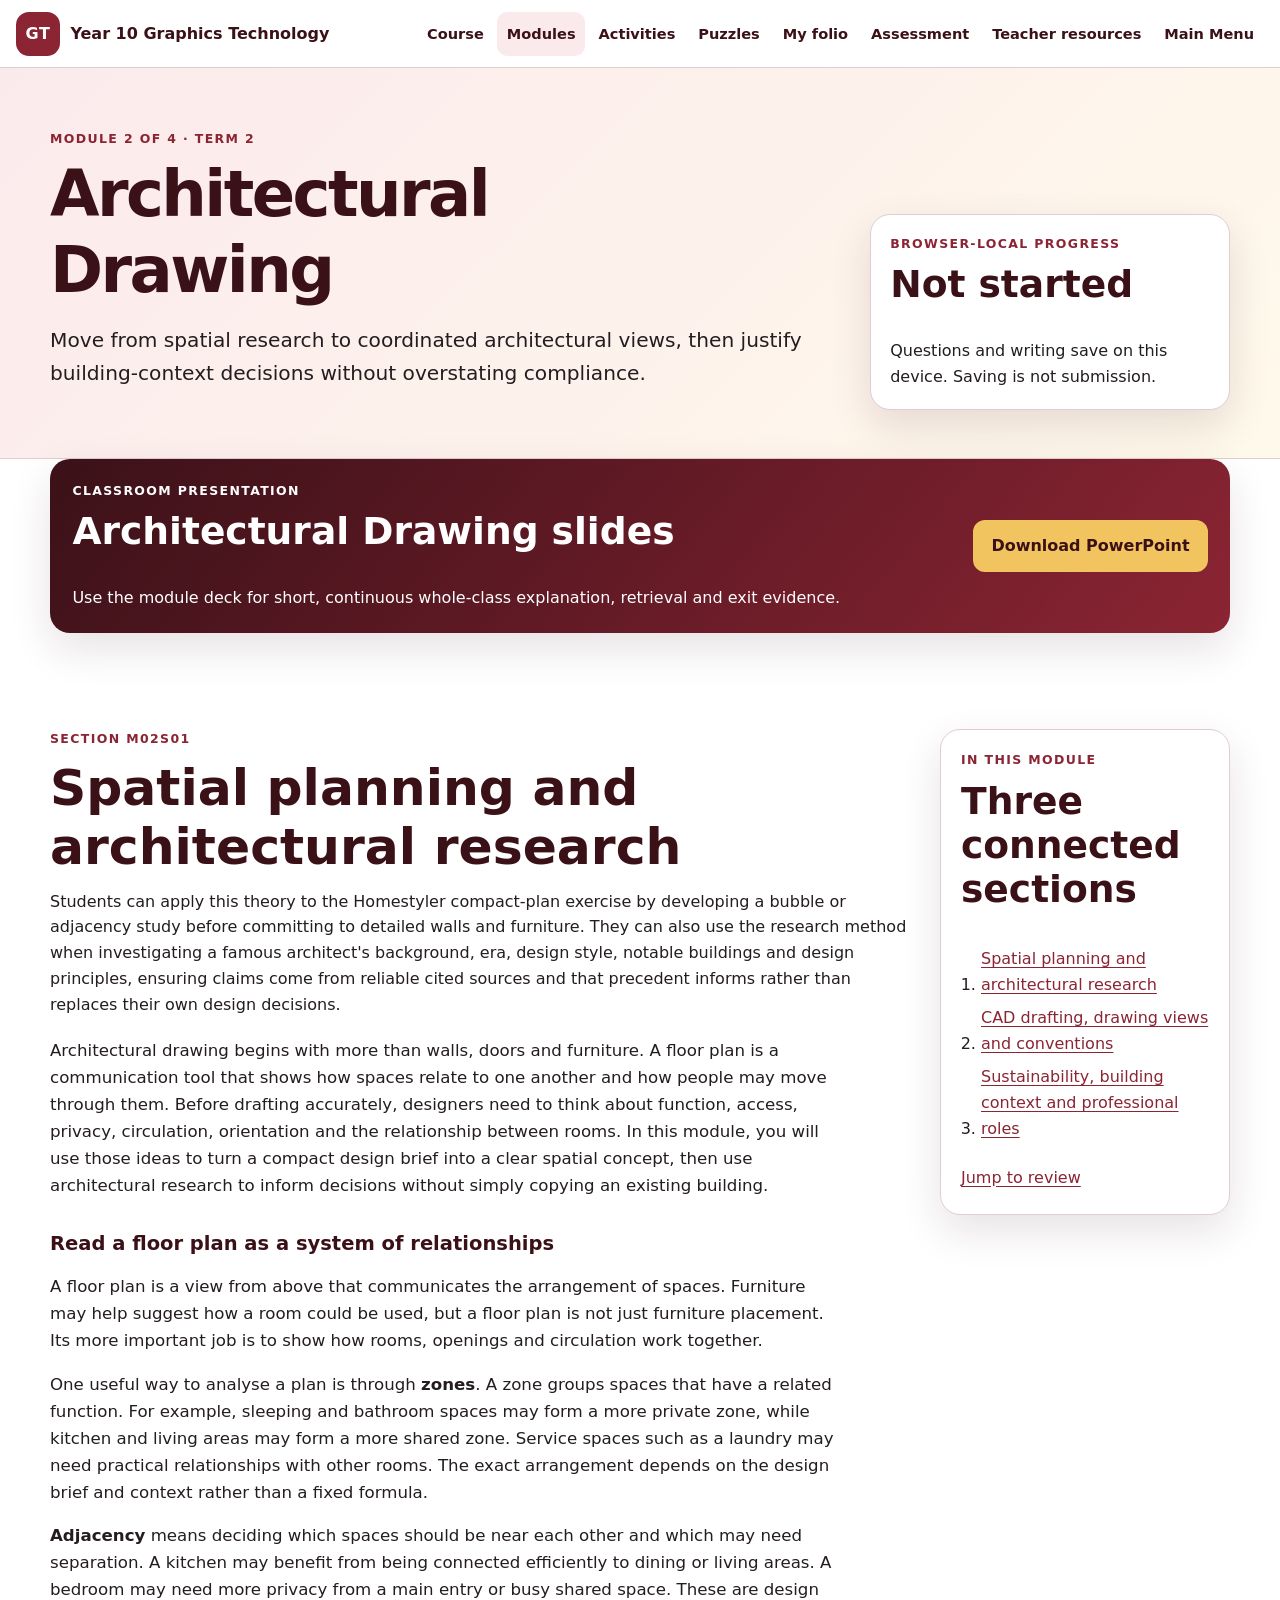
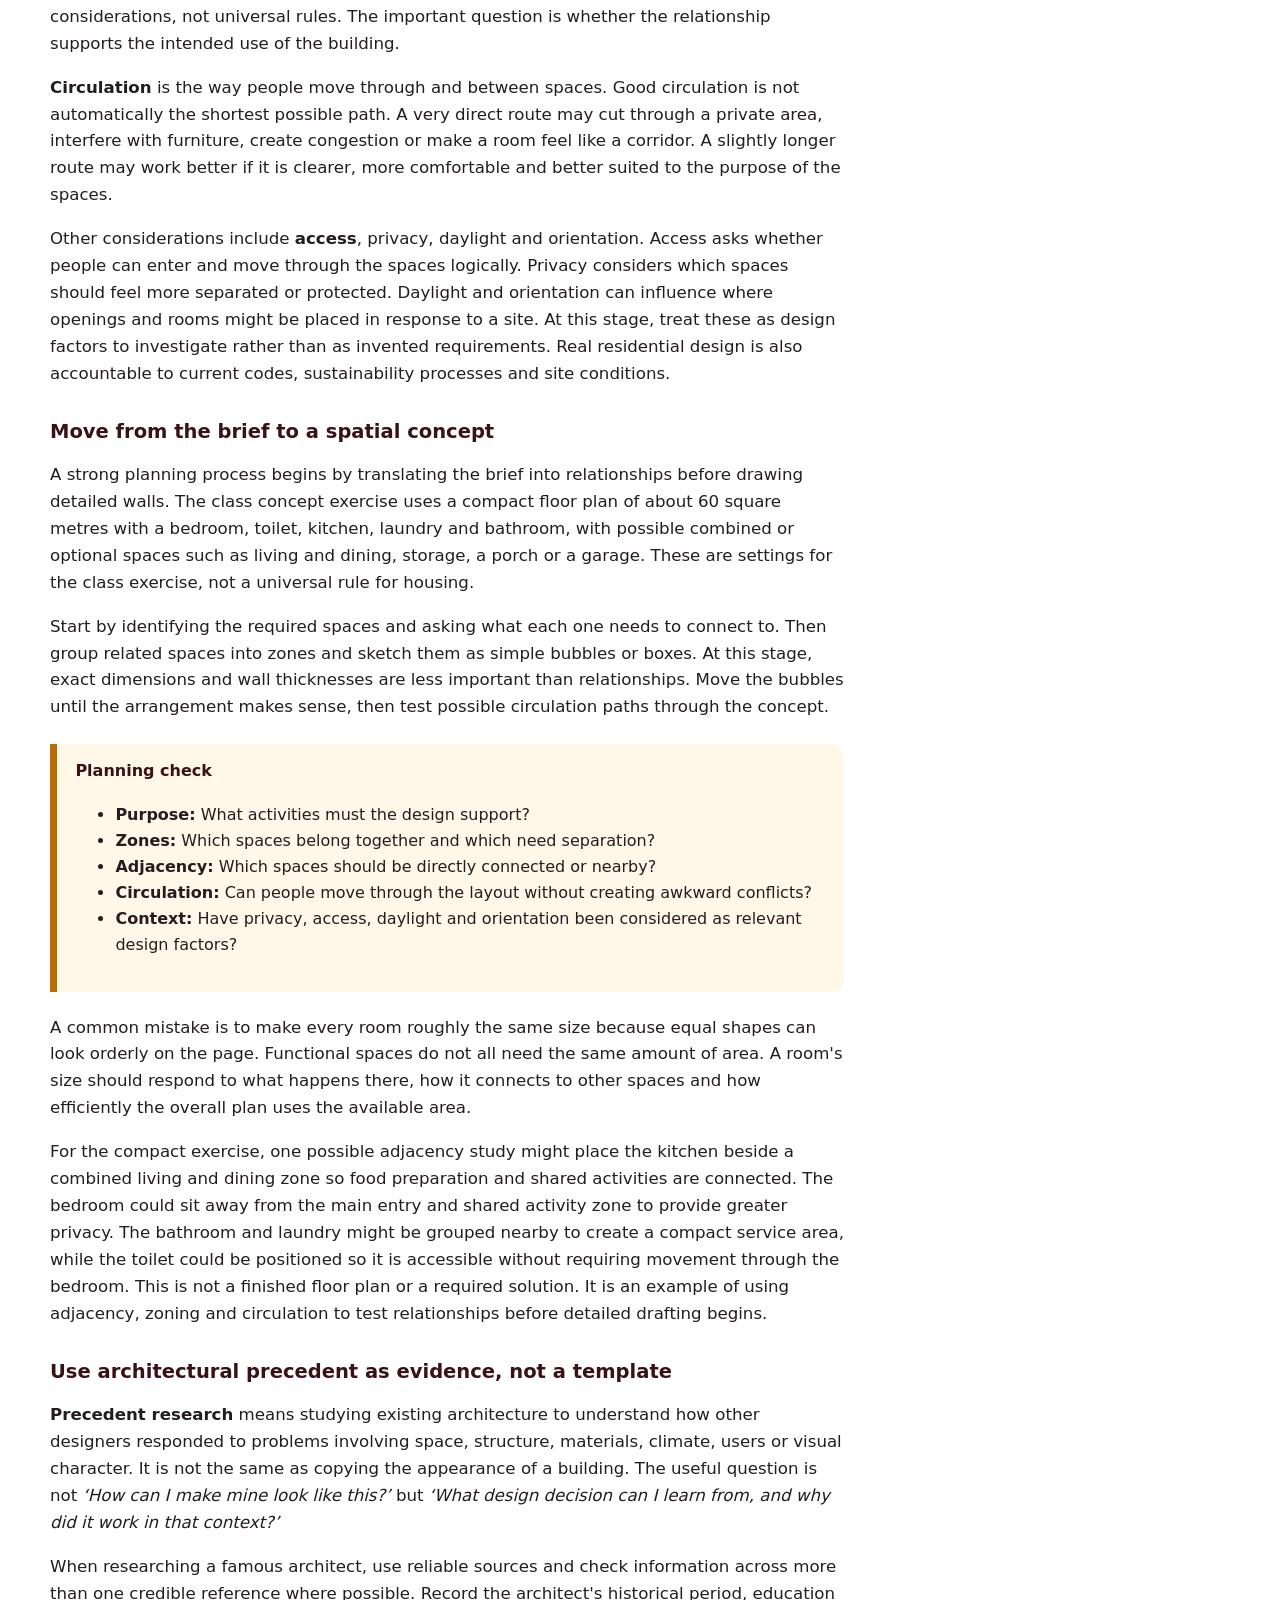
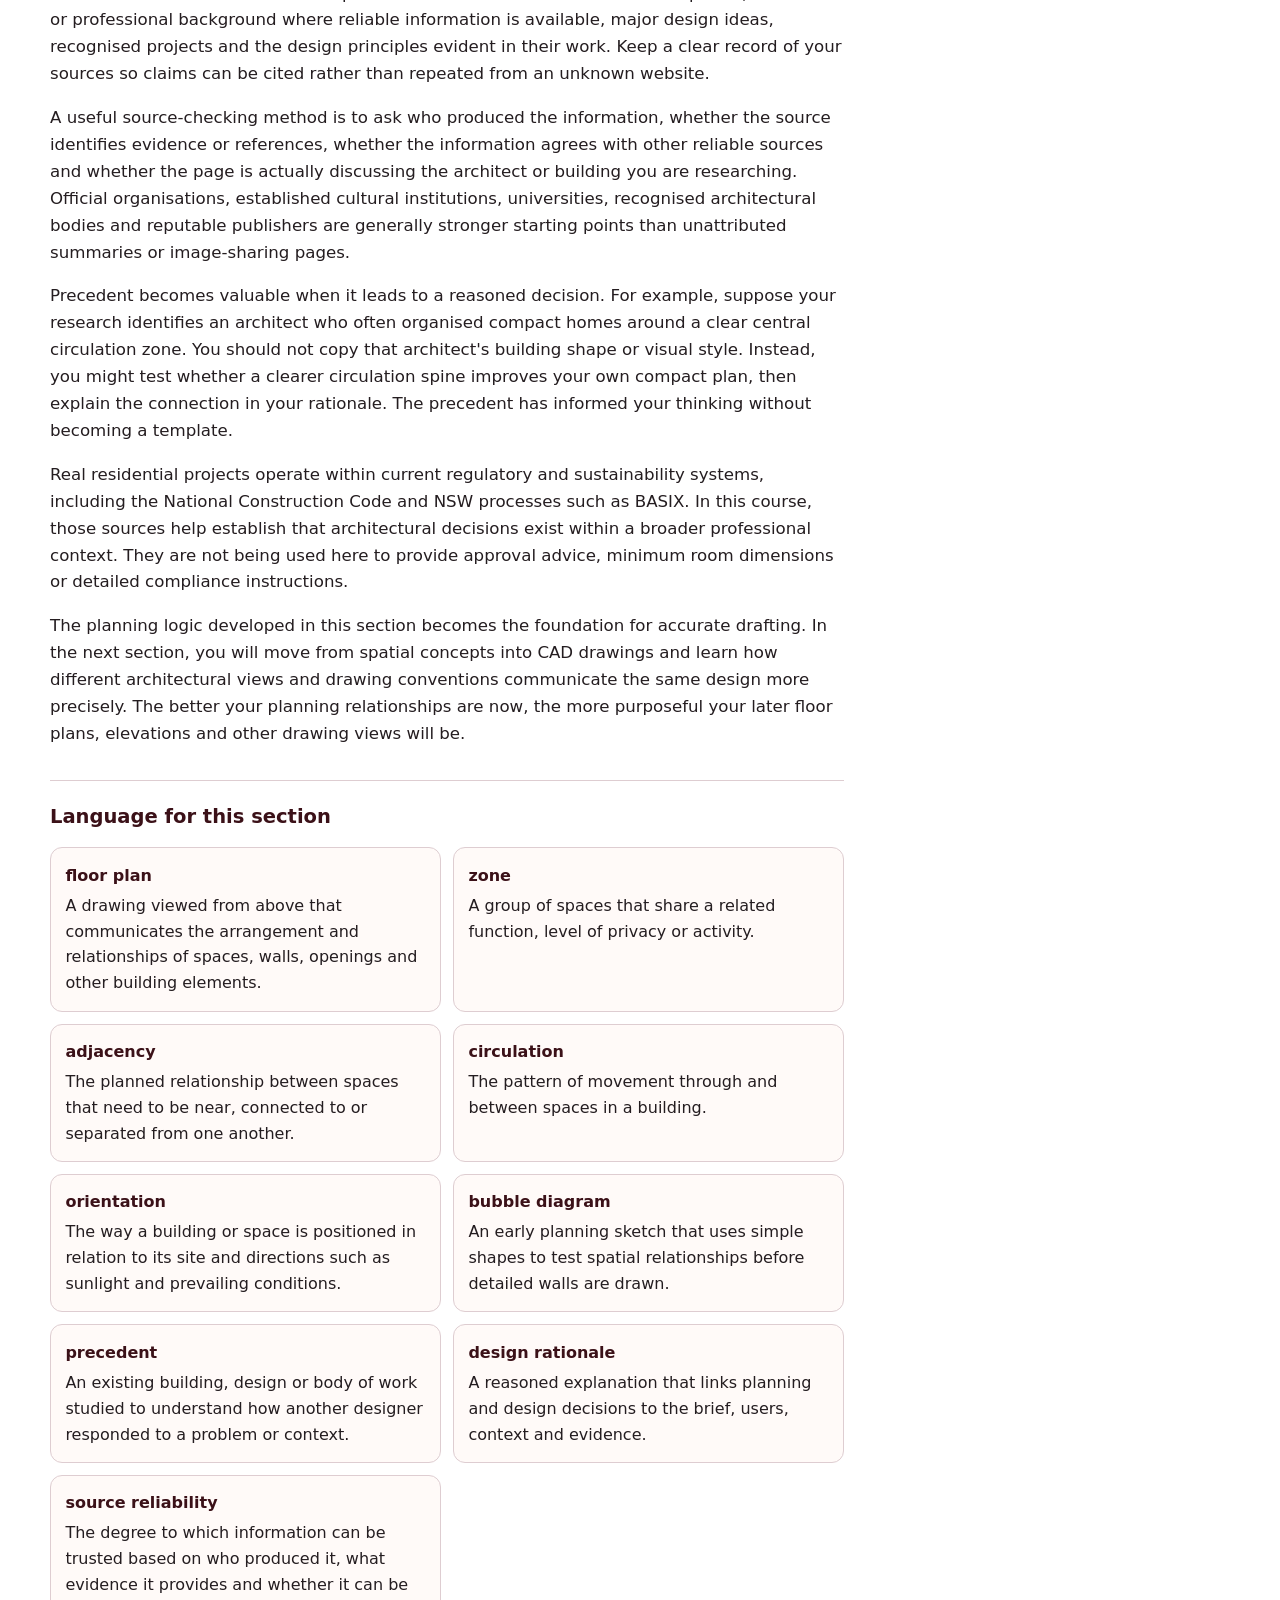
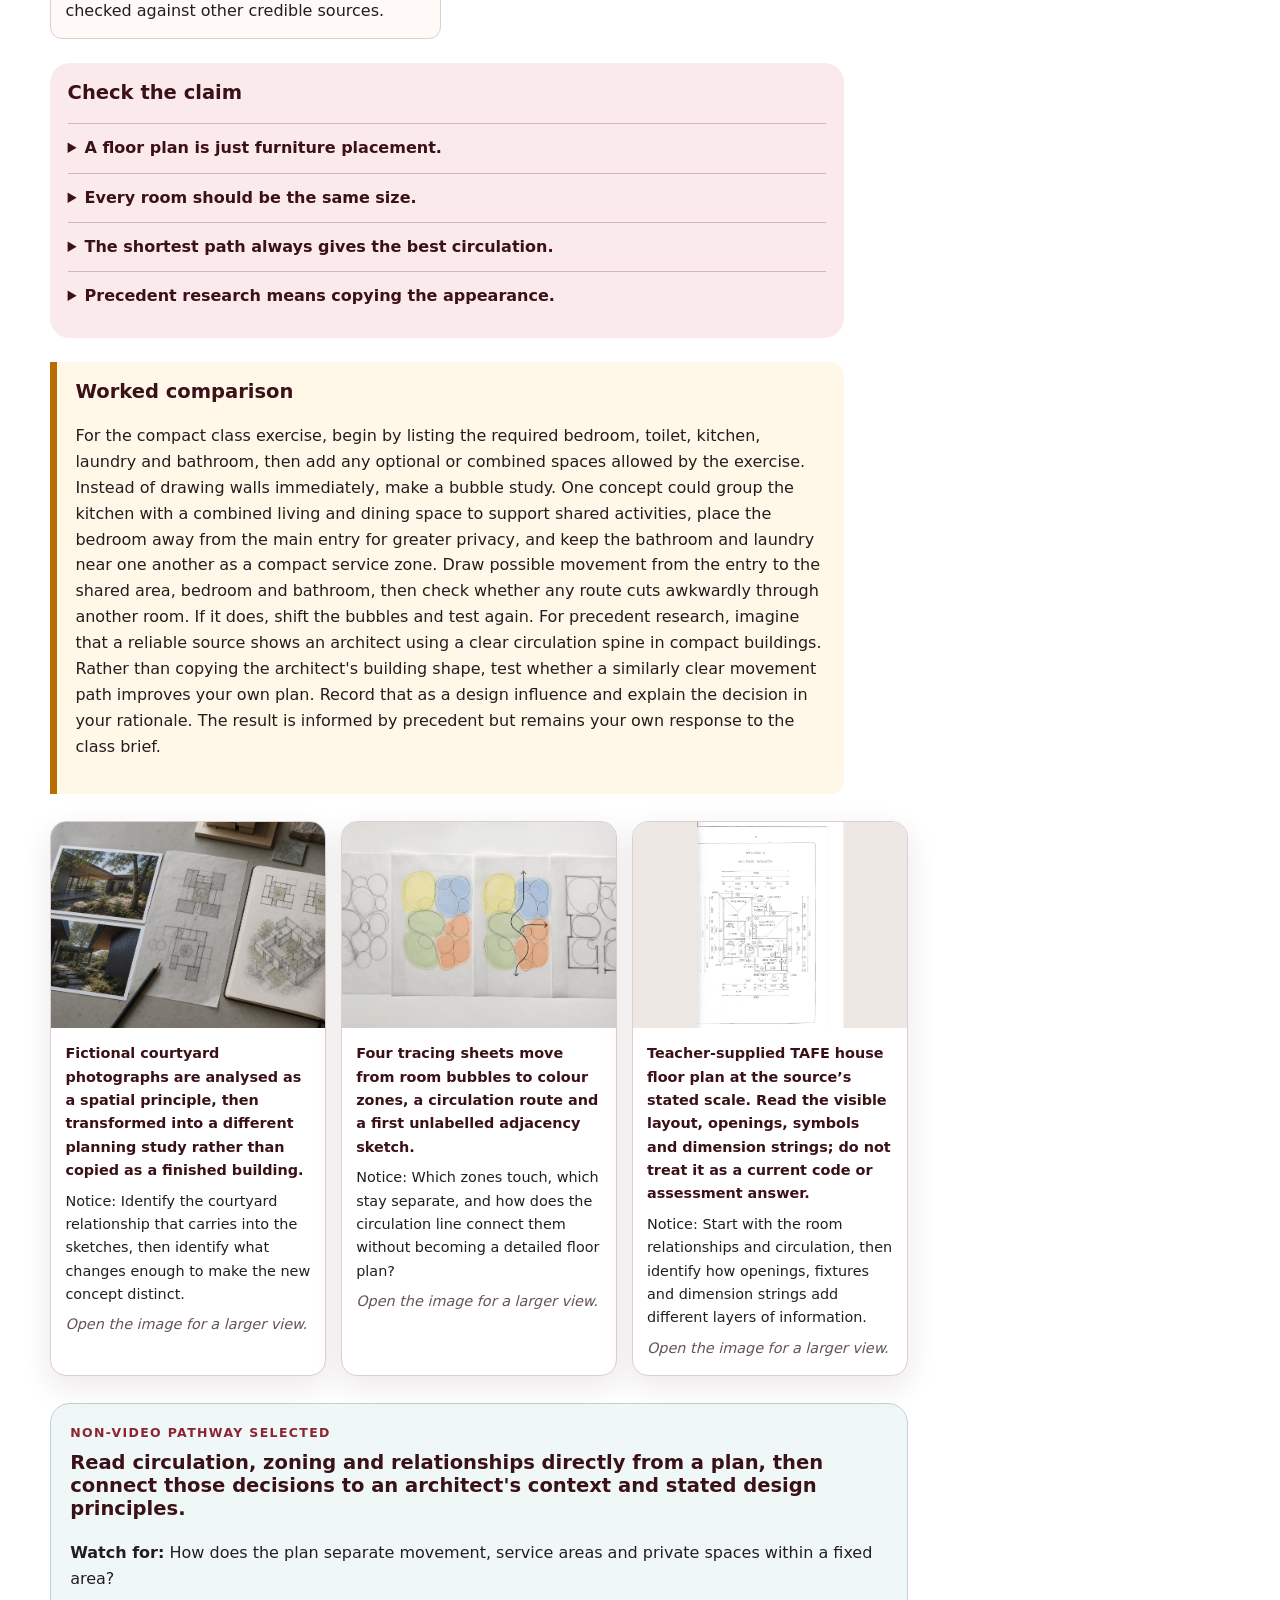
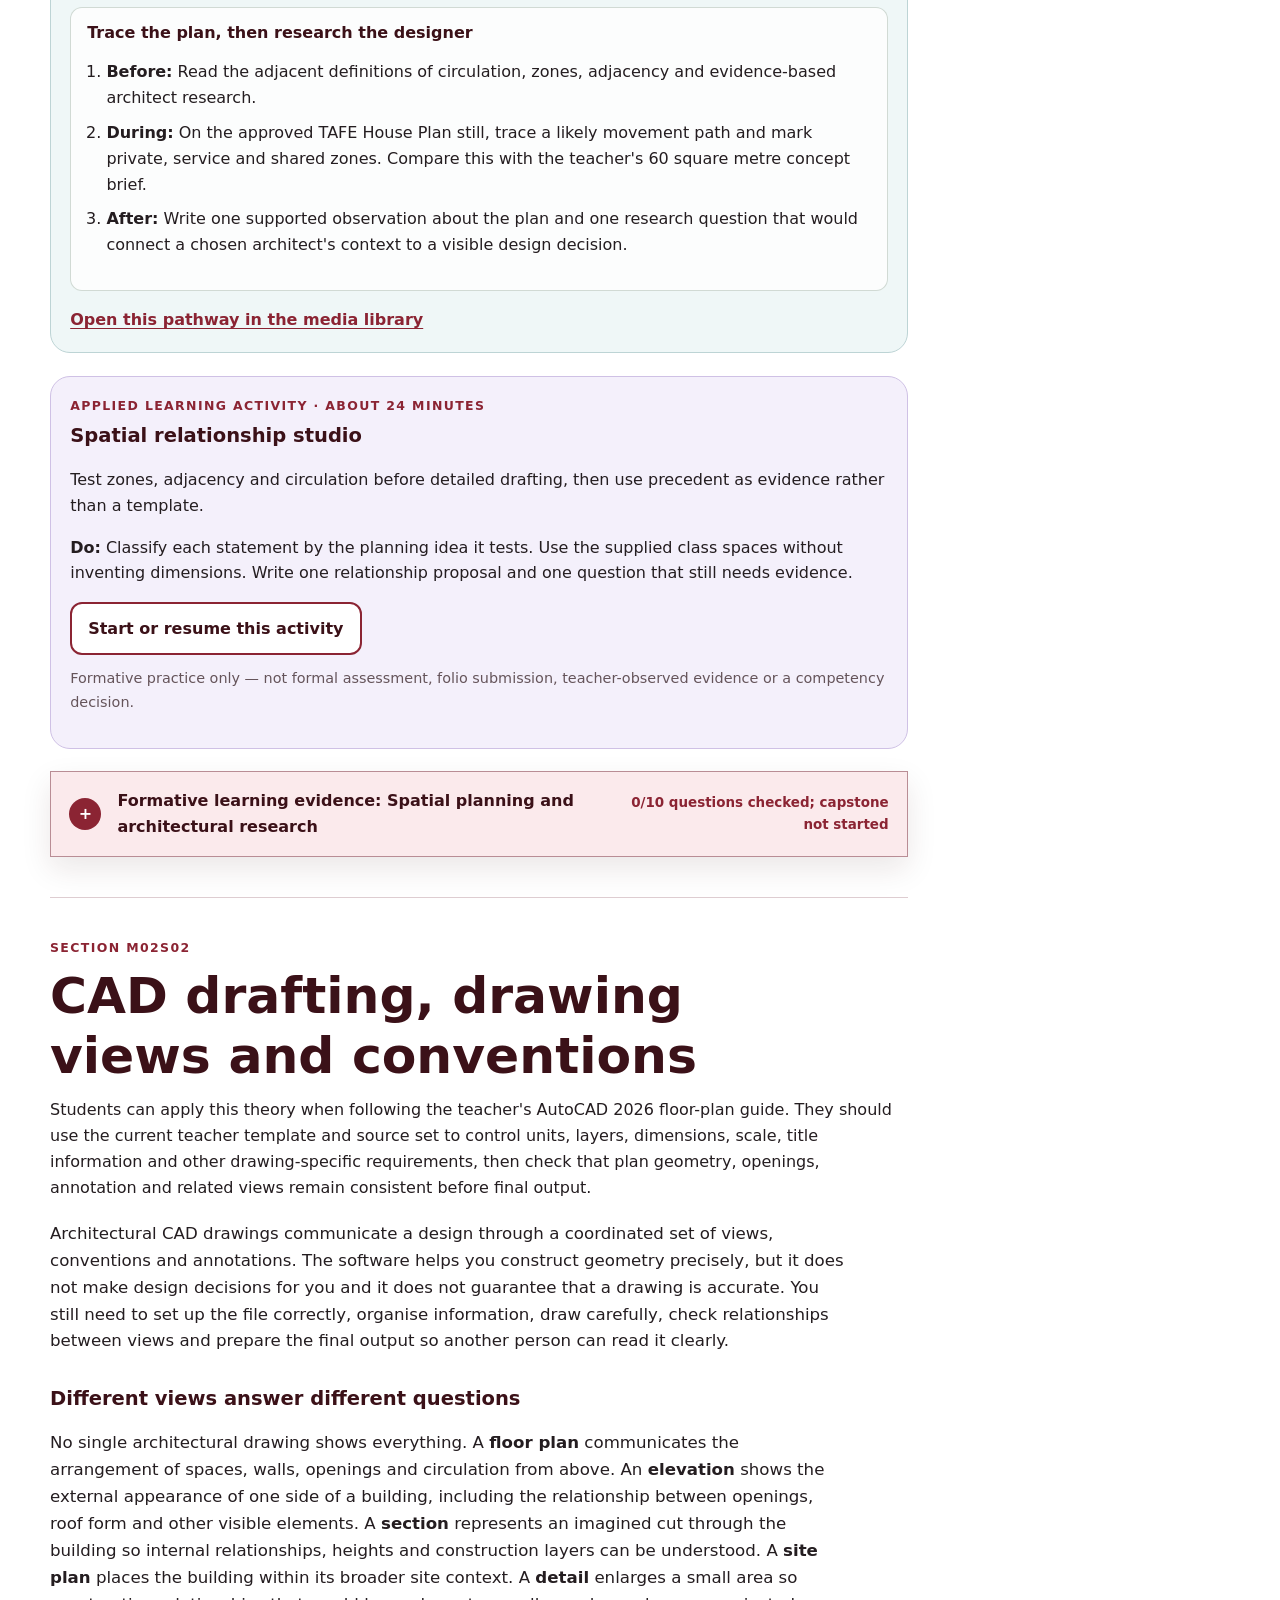
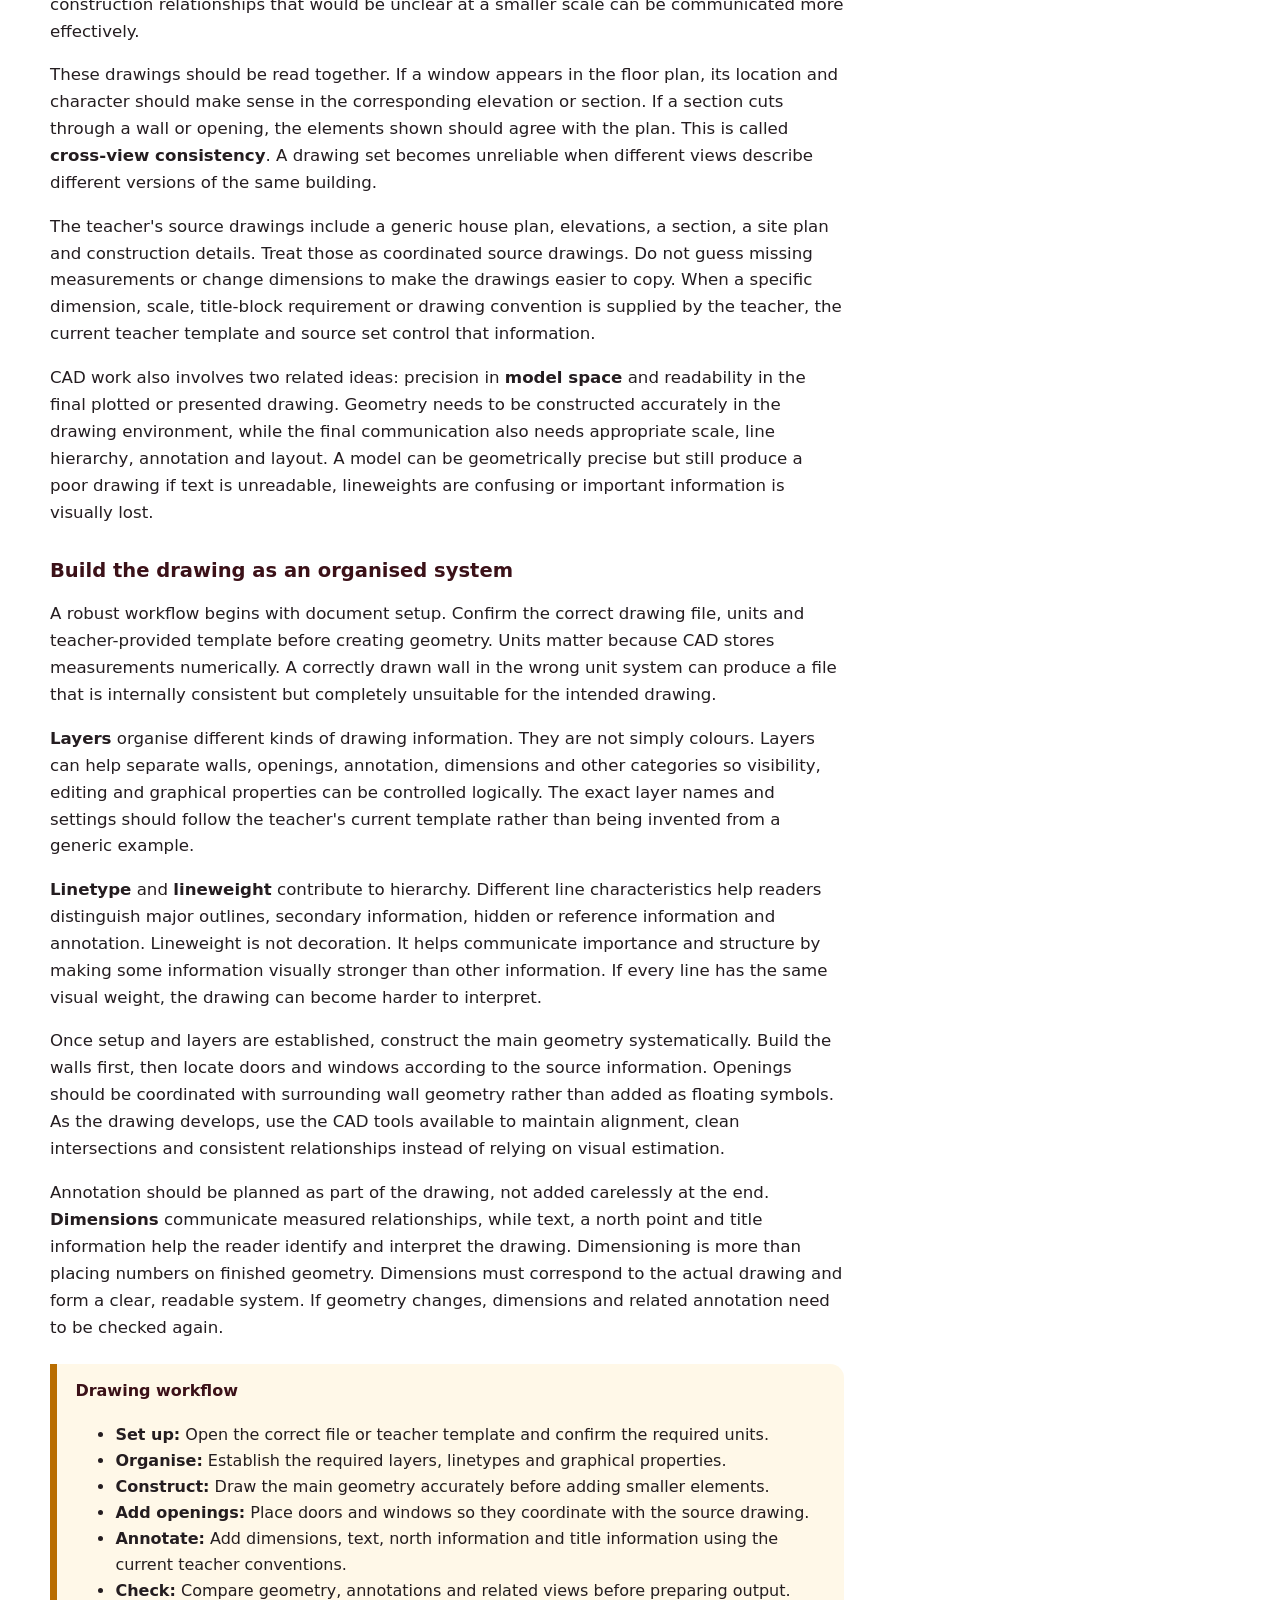
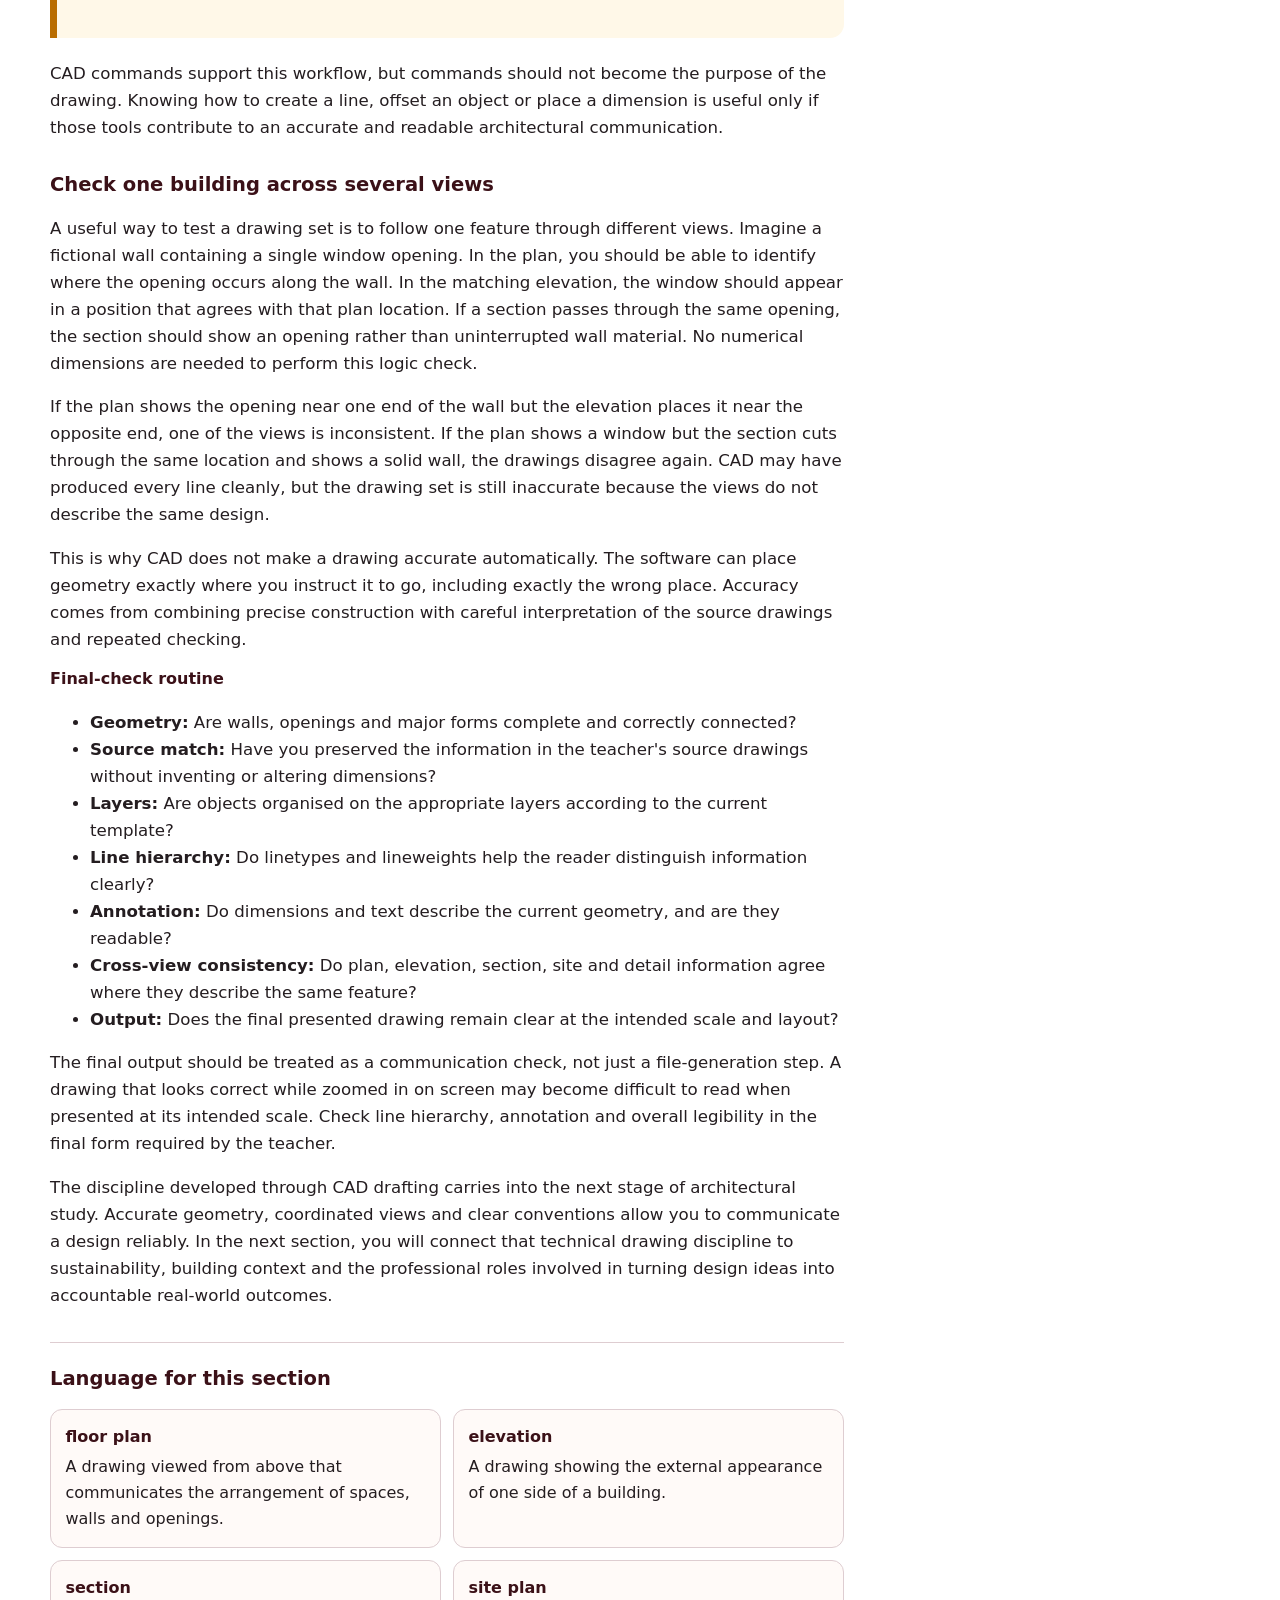
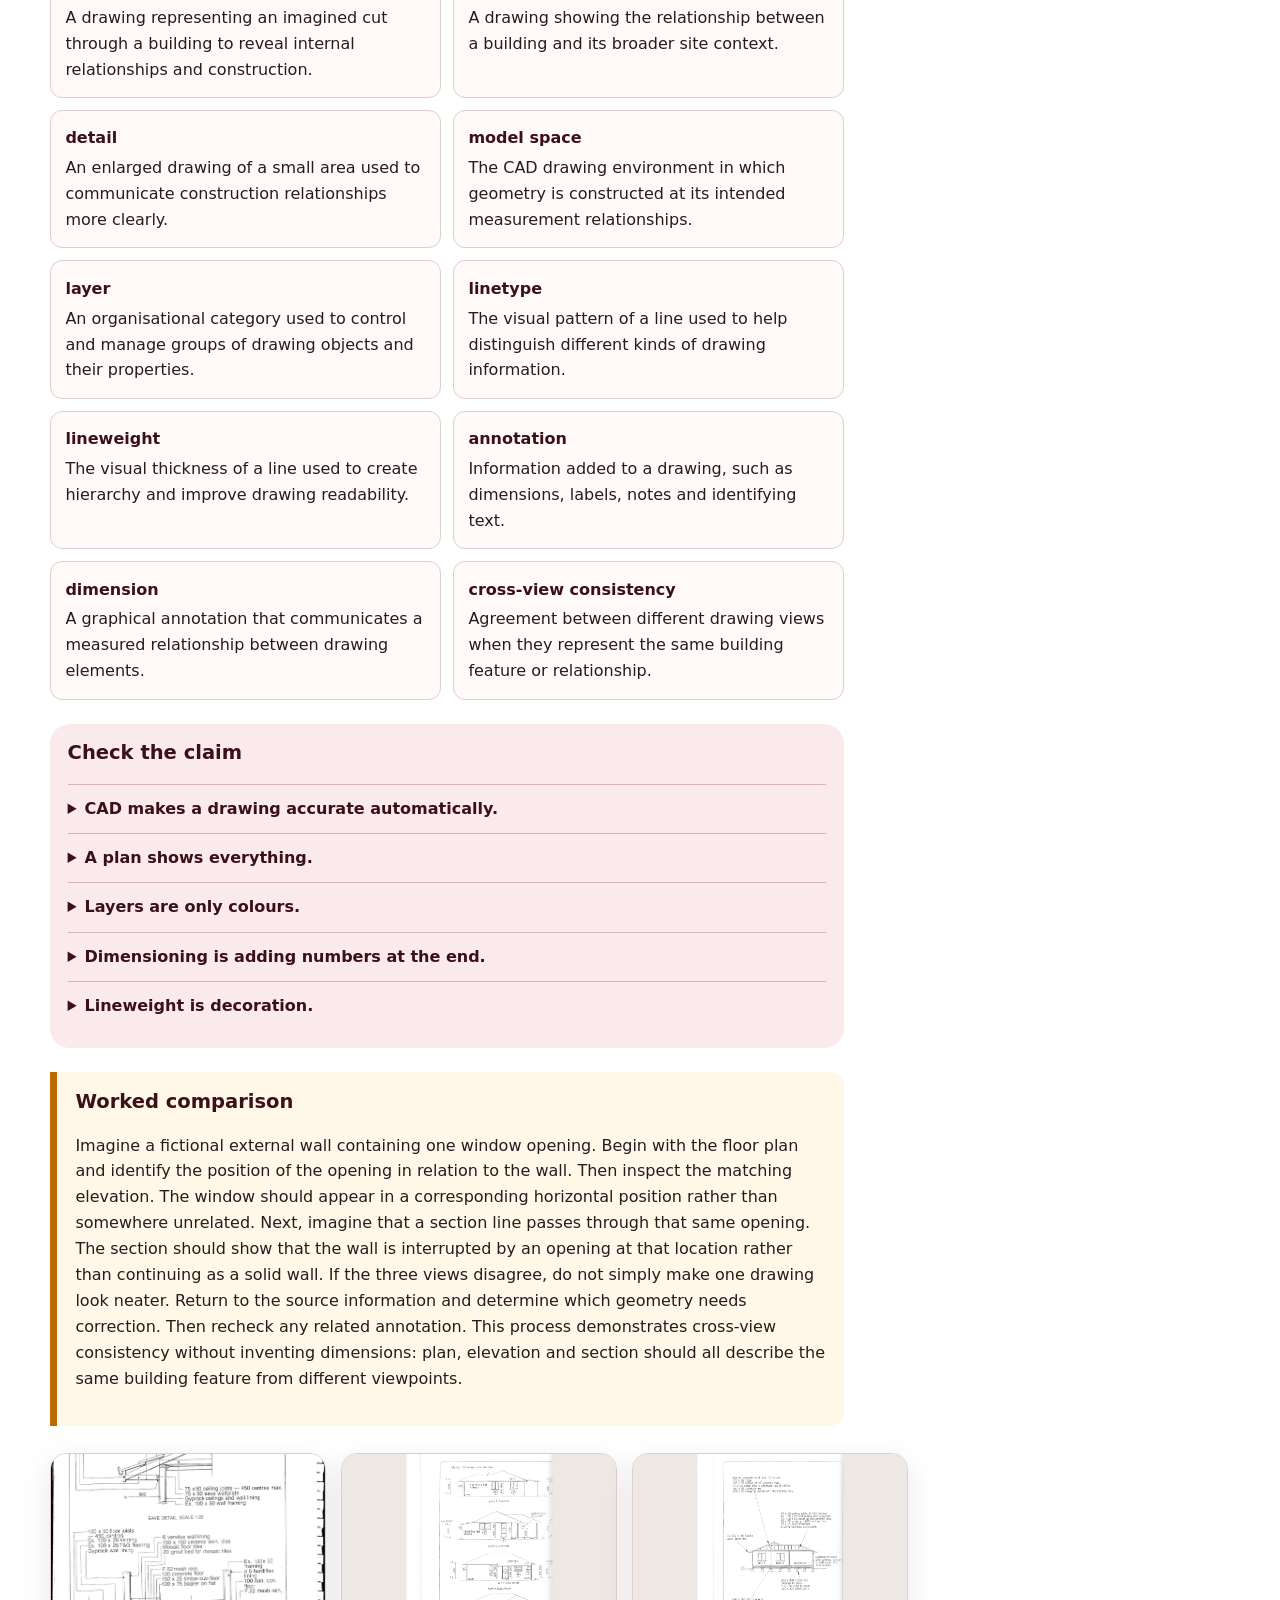
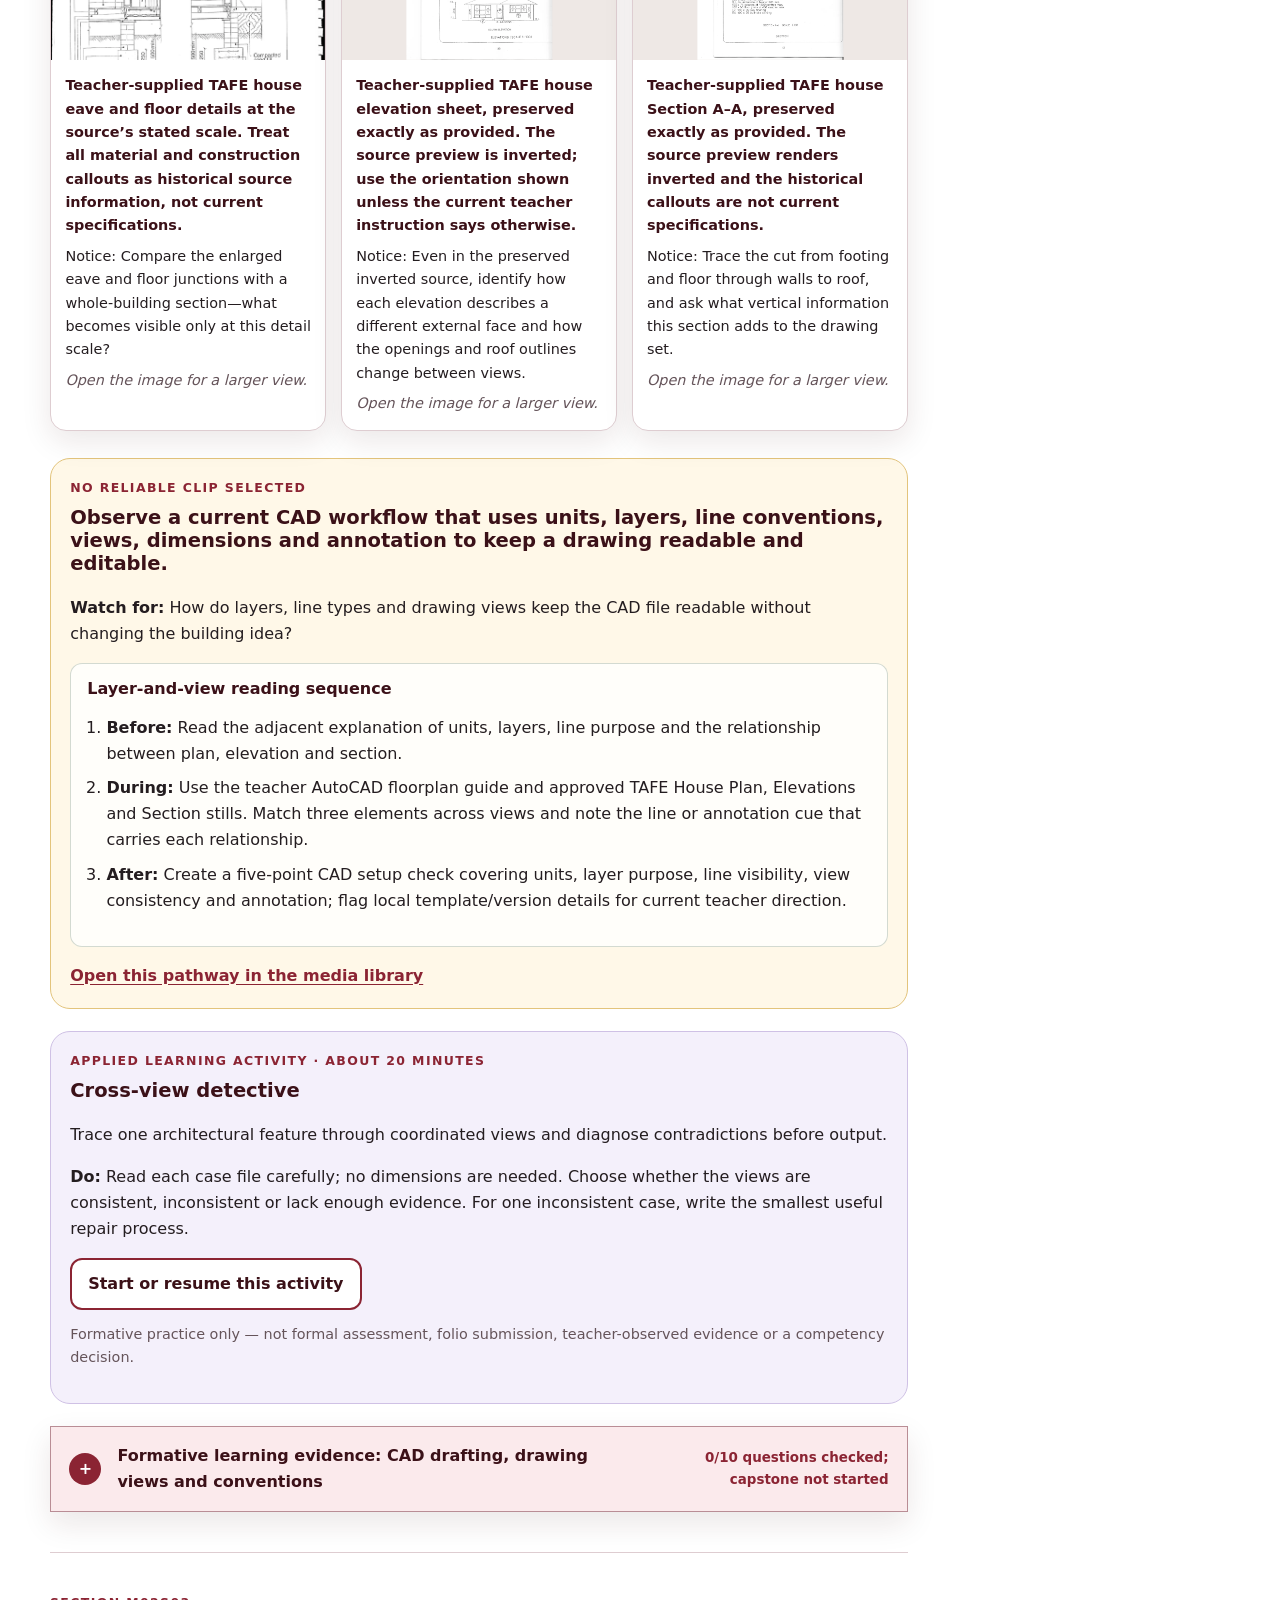
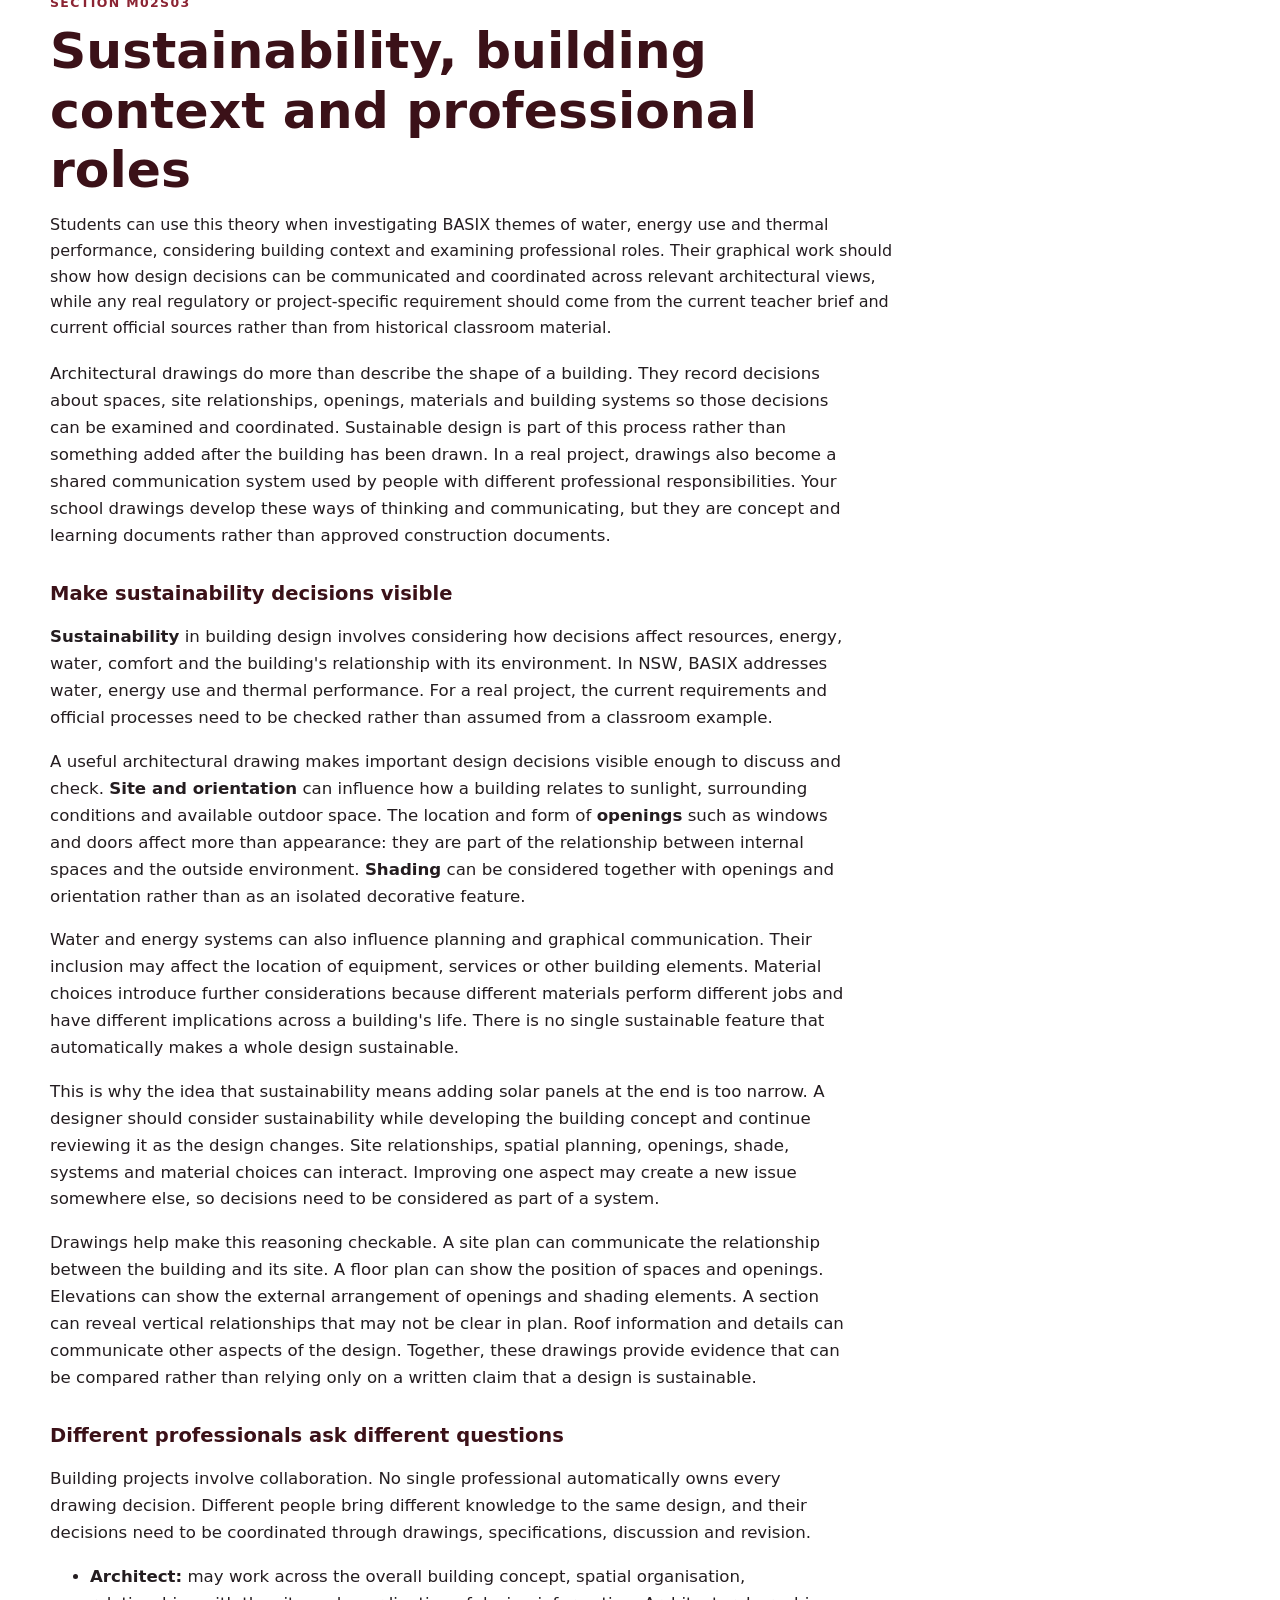
<file: modules/module-02.html>
<!doctype html>
<html lang="en-AU"><head><meta charset="utf-8"><meta name="viewport" content="width=device-width, initial-scale=1"><meta name="description" content="Move from spatial research to coordinated architectural views, then justify building-context decisions without overstating compliance."><title>Module 2: Architectural Drawing | Year 10 Graphics Technology</title><link rel="stylesheet" href="../styles.css"><link rel="stylesheet" href="../course-progress.css"></head><body data-course-state="source-grounded-course"><a class="skip-link" href="#main">Skip to content</a><header class="course-family-nav screen-only"><div class="course-family-nav__inner"><a class="course-family-nav__brand" href="../index.html"><span class="course-family-nav__mark" aria-hidden="true">GT</span><span>Year 10 Graphics Technology</span></a><nav class="course-family-nav__links" aria-label="Course navigation"><a href="../index.html">Course</a><a aria-current="page" href="../index.html#modules">Modules</a><a href="../activities.html">Activities</a><a href="../puzzles.html">Puzzles</a><a href="../folio.html">My folio</a><a href="../assessment.html">Assessment</a><a href="../teacher-resources.html">Teacher resources</a><a href="https://stevencowell.github.io/Main-Page/">Main Menu</a></nav></div></header><main id="main"><section class="page-hero module-hero"><div class="wrap module-hero__inner"><div><p class="eyebrow">Module 2 of 4 · Term 2</p><h1>Architectural Drawing</h1><p class="lede">Move from spatial research to coordinated architectural views, then justify building-context decisions without overstating compliance.</p></div><aside class="hero-progress"><p class="eyebrow">Browser-local progress</p><h2 data-module-progress="m02">Not started</h2><p>Questions and writing save on this device. Saving is not submission.</p></aside></div></section><section class="module-presentation-strip"><div class="wrap"><article class="presentation-card" id="module-presentation-m02" data-module-presentation><div id="m02-presentation"><p class="eyebrow">Classroom presentation</p><h2>Architectural Drawing slides</h2><p>Use the module deck for short, continuous whole-class explanation, retrieval and exit evidence.</p></div><a class="button" id="module-presentation-link-m02" data-module-presentation-download href="../assets/presentations/module-02-architectural-drawing.pptx" download>Download PowerPoint</a></article></div></section><section class="module-learning"><div class="wrap module-layout"><aside class="module-aside card" aria-label="Module map"><p class="eyebrow">In this module</p><h2>Three connected sections</h2><ol><li><a href="#m02s01">Spatial planning and architectural research</a></li><li><a href="#m02s02">CAD drafting, drawing views and conventions</a></li><li><a href="#m02s03">Sustainability, building context and professional roles</a></li></ol><a href="#m02-review">Jump to review</a></aside><article class="module-main"><section class="section-unit" id="m02s01" data-section-id="m02s01" data-section-container><header class="section-heading"><p class="eyebrow">Section M02S01</p><h2>Spatial planning and architectural research</h2><p>Students can apply this theory to the Homestyler compact-plan exercise by developing a bubble or adjacency study before committing to detailed walls and furniture. They can also use the research method when investigating a famous architect&#39;s background, era, design style, notable buildings and design principles, ensuring claims come from reliable cited sources and that precedent informs rather than replaces their own design decisions.</p></header><article class="theory-content" id="m02s01-theory"><p>Architectural drawing begins with more than walls, doors and furniture. A floor plan is a communication tool that shows how spaces relate to one another and how people may move through them. Before drafting accurately, designers need to think about function, access, privacy, circulation, orientation and the relationship between rooms. In this module, you will use those ideas to turn a compact design brief into a clear spatial concept, then use architectural research to inform decisions without simply copying an existing building.</p><h3 id='m02s01-space-relationships'>Read a floor plan as a system of relationships</h3><p>A floor plan is a view from above that communicates the arrangement of spaces. Furniture may help suggest how a room could be used, but a floor plan is not just furniture placement. Its more important job is to show how rooms, openings and circulation work together.</p><p>One useful way to analyse a plan is through <strong>zones</strong>. A zone groups spaces that have a related function. For example, sleeping and bathroom spaces may form a more private zone, while kitchen and living areas may form a more shared zone. Service spaces such as a laundry may need practical relationships with other rooms. The exact arrangement depends on the design brief and context rather than a fixed formula.</p><p><strong>Adjacency</strong> means deciding which spaces should be near each other and which may need separation. A kitchen may benefit from being connected efficiently to dining or living areas. A bedroom may need more privacy from a main entry or busy shared space. These are design considerations, not universal rules. The important question is whether the relationship supports the intended use of the building.</p><p><strong>Circulation</strong> is the way people move through and between spaces. Good circulation is not automatically the shortest possible path. A very direct route may cut through a private area, interfere with furniture, create congestion or make a room feel like a corridor. A slightly longer route may work better if it is clearer, more comfortable and better suited to the purpose of the spaces.</p><p>Other considerations include <strong>access</strong>, privacy, daylight and orientation. Access asks whether people can enter and move through the spaces logically. Privacy considers which spaces should feel more separated or protected. Daylight and orientation can influence where openings and rooms might be placed in response to a site. At this stage, treat these as design factors to investigate rather than as invented requirements. Real residential design is also accountable to current codes, sustainability processes and site conditions.</p><h3 id='m02s01-brief-to-plan'>Move from the brief to a spatial concept</h3><p>A strong planning process begins by translating the brief into relationships before drawing detailed walls. The class concept exercise uses a compact floor plan of about 60 square metres with a bedroom, toilet, kitchen, laundry and bathroom, with possible combined or optional spaces such as living and dining, storage, a porch or a garage. These are settings for the class exercise, not a universal rule for housing.</p><p>Start by identifying the required spaces and asking what each one needs to connect to. Then group related spaces into zones and sketch them as simple bubbles or boxes. At this stage, exact dimensions and wall thicknesses are less important than relationships. Move the bubbles until the arrangement makes sense, then test possible circulation paths through the concept.</p><aside><h4>Planning check</h4><ul><li><strong>Purpose:</strong> What activities must the design support?</li><li><strong>Zones:</strong> Which spaces belong together and which need separation?</li><li><strong>Adjacency:</strong> Which spaces should be directly connected or nearby?</li><li><strong>Circulation:</strong> Can people move through the layout without creating awkward conflicts?</li><li><strong>Context:</strong> Have privacy, access, daylight and orientation been considered as relevant design factors?</li></ul></aside><p>A common mistake is to make every room roughly the same size because equal shapes can look orderly on the page. Functional spaces do not all need the same amount of area. A room's size should respond to what happens there, how it connects to other spaces and how efficiently the overall plan uses the available area.</p><p>For the compact exercise, one possible adjacency study might place the kitchen beside a combined living and dining zone so food preparation and shared activities are connected. The bedroom could sit away from the main entry and shared activity zone to provide greater privacy. The bathroom and laundry might be grouped nearby to create a compact service area, while the toilet could be positioned so it is accessible without requiring movement through the bedroom. This is not a finished floor plan or a required solution. It is an example of using adjacency, zoning and circulation to test relationships before detailed drafting begins.</p><h3 id='m02s01-precedent-research'>Use architectural precedent as evidence, not a template</h3><p><strong>Precedent research</strong> means studying existing architecture to understand how other designers responded to problems involving space, structure, materials, climate, users or visual character. It is not the same as copying the appearance of a building. The useful question is not <em>‘How can I make mine look like this?’</em> but <em>‘What design decision can I learn from, and why did it work in that context?’</em></p><p>When researching a famous architect, use reliable sources and check information across more than one credible reference where possible. Record the architect's historical period, education or professional background where reliable information is available, major design ideas, recognised projects and the design principles evident in their work. Keep a clear record of your sources so claims can be cited rather than repeated from an unknown website.</p><p>A useful source-checking method is to ask who produced the information, whether the source identifies evidence or references, whether the information agrees with other reliable sources and whether the page is actually discussing the architect or building you are researching. Official organisations, established cultural institutions, universities, recognised architectural bodies and reputable publishers are generally stronger starting points than unattributed summaries or image-sharing pages.</p><p>Precedent becomes valuable when it leads to a reasoned decision. For example, suppose your research identifies an architect who often organised compact homes around a clear central circulation zone. You should not copy that architect's building shape or visual style. Instead, you might test whether a clearer circulation spine improves your own compact plan, then explain the connection in your rationale. The precedent has informed your thinking without becoming a template.</p><p>Real residential projects operate within current regulatory and sustainability systems, including the National Construction Code and NSW processes such as BASIX. In this course, those sources help establish that architectural decisions exist within a broader professional context. They are not being used here to provide approval advice, minimum room dimensions or detailed compliance instructions.</p><p>The planning logic developed in this section becomes the foundation for accurate drafting. In the next section, you will move from spatial concepts into CAD drawings and learn how different architectural views and drawing conventions communicate the same design more precisely. The better your planning relationships are now, the more purposeful your later floor plans, elevations and other drawing views will be.</p><section class="theory-support"><h3>Language for this section</h3><dl class="vocabulary-grid"><div><dt>floor plan</dt><dd>A drawing viewed from above that communicates the arrangement and relationships of spaces, walls, openings and other building elements.</dd></div><div><dt>zone</dt><dd>A group of spaces that share a related function, level of privacy or activity.</dd></div><div><dt>adjacency</dt><dd>The planned relationship between spaces that need to be near, connected to or separated from one another.</dd></div><div><dt>circulation</dt><dd>The pattern of movement through and between spaces in a building.</dd></div><div><dt>orientation</dt><dd>The way a building or space is positioned in relation to its site and directions such as sunlight and prevailing conditions.</dd></div><div><dt>bubble diagram</dt><dd>An early planning sketch that uses simple shapes to test spatial relationships before detailed walls are drawn.</dd></div><div><dt>precedent</dt><dd>An existing building, design or body of work studied to understand how another designer responded to a problem or context.</dd></div><div><dt>design rationale</dt><dd>A reasoned explanation that links planning and design decisions to the brief, users, context and evidence.</dd></div><div><dt>source reliability</dt><dd>The degree to which information can be trusted based on who produced it, what evidence it provides and whether it can be checked against other credible sources.</dd></div></dl></section><aside class="misconception-panel"><h3>Check the claim</h3><details><summary>A floor plan is just furniture placement.</summary><p>Furniture can suggest how a space may be used, but the main purpose of a floor plan is to communicate spatial relationships, circulation, openings and the organisation of the building.</p></details><details><summary>Every room should be the same size.</summary><p>Room size should respond to function, relationships, circulation and the overall design brief. Equal sizes are not automatically efficient or appropriate.</p></details><details><summary>The shortest path always gives the best circulation.</summary><p>A short route can still be awkward if it crosses private areas, conflicts with furniture or creates congestion. Good circulation balances clarity, access, privacy and function.</p></details><details><summary>Precedent research means copying the appearance.</summary><p>Precedent research should help you understand and test design ideas. The aim is to learn from decisions and principles, not reproduce another building&#39;s appearance.</p></details></aside><aside class="worked-example"><h3>Worked comparison</h3><p>For the compact class exercise, begin by listing the required bedroom, toilet, kitchen, laundry and bathroom, then add any optional or combined spaces allowed by the exercise. Instead of drawing walls immediately, make a bubble study. One concept could group the kitchen with a combined living and dining space to support shared activities, place the bedroom away from the main entry for greater privacy, and keep the bathroom and laundry near one another as a compact service zone. Draw possible movement from the entry to the shared area, bedroom and bathroom, then check whether any route cuts awkwardly through another room. If it does, shift the bubbles and test again. For precedent research, imagine that a reliable source shows an architect using a clear circulation spine in compact buildings. Rather than copying the architect&#39;s building shape, test whether a similarly clear movement path improves your own plan. Record that as a design influence and explain the decision in your rationale. The result is informed by precedent but remains your own response to the class brief.</p></aside></article><div class="visual-gallery" id="m02s01-visual" aria-label="Purposeful visuals for m02s01"><figure class="teaching-visual"><a href="../assets/images/m02s01-precedent-research.png" target="_blank" rel="noopener"><img src="../assets/images/m02s01-precedent-research.png" alt="Architecture research desk with two fictional courtyard-house photographs, a tracing study of their spatial relationship and a separate sketchbook developing a different compact plan." loading="lazy"></a><figcaption><strong>Fictional courtyard photographs are analysed as a spatial principle, then transformed into a different planning study rather than copied as a finished building.</strong><span>Notice: Identify the courtyard relationship that carries into the sketches, then identify what changes enough to make the new concept distinct.</span><em>Open the image for a larger view.</em></figcaption></figure><figure class="teaching-visual"><a href="../assets/images/m02s01-spatial-zones-v2.png" target="_blank" rel="noopener"><img src="../assets/images/m02s01-spatial-zones-v2.png" alt="Four translucent planning sheets showing neutral room bubbles, coloured zones, a bold circulation route and a simple final adjacency sketch without dimensions." loading="lazy"></a><figcaption><strong>Four tracing sheets move from room bubbles to colour zones, a circulation route and a first unlabelled adjacency sketch.</strong><span>Notice: Which zones touch, which stay separate, and how does the circulation line connect them without becoming a detailed floor plan?</span><em>Open the image for a larger view.</em></figcaption></figure><figure class="teaching-visual"><a href="../assets/images/m02s01-tafe-house-plan-source.webp" target="_blank" rel="noopener"><img src="../assets/images/m02s01-tafe-house-plan-source.webp" alt="Complete upright teacher-supplied TAFE house floor-plan sheet with labelled rooms, wall openings, fixtures, symbols and dimension strings." class="rotate-source" loading="lazy"></a><figcaption><strong>Teacher-supplied TAFE house floor plan at the source’s stated scale. Read the visible layout, openings, symbols and dimension strings; do not treat it as a current code or assessment answer.</strong><span>Notice: Start with the room relationships and circulation, then identify how openings, fixtures and dimension strings add different layers of information.</span><em>Open the image for a larger view.</em></figcaption></figure></div><aside class="media-pathway is-exception" id="m02s01-media"><p class="eyebrow">Non-video pathway selected</p><h3>Read circulation, zoning and relationships directly from a plan, then connect those decisions to an architect&#39;s context and stated design principles.</h3><p><strong>Watch for:</strong> How does the plan separate movement, service areas and private spaces within a fixed area?</p><section class="equivalent-path" aria-label="Complete non-video pathway"><h4>Trace the plan, then research the designer</h4><ol><li><strong>Before:</strong> Read the adjacent definitions of circulation, zones, adjacency and evidence-based architect research.</li><li><strong>During:</strong> On the approved TAFE House Plan still, trace a likely movement path and mark private, service and shared zones. Compare this with the teacher&#39;s 60 square metre concept brief.</li><li><strong>After:</strong> Write one supported observation about the plan and one research question that would connect a chosen architect&#39;s context to a visible design decision.</li></ol></section><p class="media-return"><a href="../videos.html#media-m02s01">Open this pathway in the media library</a></p></aside><article class="activity-bridge"><p class="eyebrow">Applied Learning Activity · about 24 minutes</p><h3>Spatial relationship studio</h3><p>Test zones, adjacency and circulation before detailed drafting, then use precedent as evidence rather than a template.</p><p><strong>Do:</strong> Classify each statement by the planning idea it tests. Use the supplied class spaces without inventing dimensions. Write one relationship proposal and one question that still needs evidence.</p><a class="button secondary" href="../activities.html#ala-m02s01-spatial-relationship-studio-v1">Start or resume this activity</a><p class="fine">Formative practice only — not formal assessment, folio submission, teacher-observed evidence or a competency decision.</p></article><span class="learning-end-marker" id="m02s01-learning-end" aria-hidden="true"></span><details class="section-learning learning-package" id="m02s01-check" data-section-id="m02s01" data-storage-key="tas:year10-graphics:v1:section:m02s01"><summary id="m02s01-package-summary"><span>Formative learning evidence: Spatial planning and architectural research</span><strong data-package-summary>Not started</strong></summary><div class="slot-body"><p class="boundary-note"><strong>Practice, not submission.</strong> Your responses stay in this browser unless you export them.</p><a class="resume-package-anchor screen-only" id="m02s01-resume" href="#m02s01-long-response" data-resume-package>Resume this package</a><fieldset class="mcq" id="m02s01-q01" data-question-id="m02s01-q01"><legend><span>1</span>What is the main communication purpose of a floor plan?</legend><p class="hint">Hint: Distinguish spatial organisation from decoration.</p><label><input type="radio" name="m02s01-q01" value="a"> <span>To communicate spaces, walls, openings and their relationships from above.</span></label><label><input type="radio" name="m02s01-q01" value="b"> <span>To show only the colours selected for each room.</span></label><label><input type="radio" name="m02s01-q01" value="c"> <span>To provide a realistic exterior view of one side.</span></label><div class="question-actions screen-only"><button type="button" class="button small" data-check-question>Check this response</button><a href="#m02s01-space-relationships">Return to the explanation</a></div><p class="question-feedback" role="status" aria-live="polite" data-question-feedback></p></fieldset><fieldset class="mcq" id="m02s01-q02" data-question-id="m02s01-q02"><legend><span>2</span>Why might a designer group rooms into zones?</legend><p class="hint">Hint: Think about related functions, privacy and activity.</p><label><input type="radio" name="m02s01-q02" value="a"> <span>To make every room the same size.</span></label><label><input type="radio" name="m02s01-q02" value="b"> <span>To organise spaces that share related uses or privacy needs.</span></label><label><input type="radio" name="m02s01-q02" value="c"> <span>To avoid considering movement between spaces.</span></label><div class="question-actions screen-only"><button type="button" class="button small" data-check-question>Check this response</button><a href="#m02s01-space-relationships">Return to the explanation</a></div><p class="question-feedback" role="status" aria-live="polite" data-question-feedback></p></fieldset><fieldset class="mcq" id="m02s01-q03" data-question-id="m02s01-q03"><legend><span>3</span>What does adjacency describe in spatial planning?</legend><p class="hint">Hint: Consider which spaces need to be near, connected or separated.</p><label><input type="radio" name="m02s01-q03" value="a"> <span>The planned relationship between spaces.</span></label><label><input type="radio" name="m02s01-q03" value="b"> <span>The decorative style of furniture in a room.</span></label><label><input type="radio" name="m02s01-q03" value="c"> <span>The final lineweight of the CAD drawing.</span></label><div class="question-actions screen-only"><button type="button" class="button small" data-check-question>Check this response</button><a href="#m02s01-space-relationships">Return to the explanation</a></div><p class="question-feedback" role="status" aria-live="polite" data-question-feedback></p></fieldset><fieldset class="mcq" id="m02s01-q04" data-question-id="m02s01-q04"><legend><span>4</span>Why is the shortest circulation path not always the best?</legend><p class="hint">Hint: A route must work with privacy, furniture and access.</p><label><input type="radio" name="m02s01-q04" value="a"> <span>Short paths are prohibited in all plans.</span></label><label><input type="radio" name="m02s01-q04" value="b"> <span>It may cross private areas, conflict with use or create congestion.</span></label><label><input type="radio" name="m02s01-q04" value="c"> <span>Longer routes automatically improve energy efficiency.</span></label><div class="question-actions screen-only"><button type="button" class="button small" data-check-question>Check this response</button><a href="#m02s01-space-relationships">Return to the explanation</a></div><p class="question-feedback" role="status" aria-live="polite" data-question-feedback></p></fieldset><fieldset class="mcq" id="m02s01-q05" data-question-id="m02s01-q05"><legend><span>5</span>What does orientation describe?</legend><p class="hint">Hint: Relate the building to its site and directions.</p><label><input type="radio" name="m02s01-q05" value="a"> <span>The position of a building or space in relation to site directions and conditions.</span></label><label><input type="radio" name="m02s01-q05" value="b"> <span>The order of pages in a research bibliography.</span></label><label><input type="radio" name="m02s01-q05" value="c"> <span>The colour assigned to a CAD layer.</span></label><div class="question-actions screen-only"><button type="button" class="button small" data-check-question>Check this response</button><a href="#m02s01-brief-to-plan">Return to the explanation</a></div><p class="question-feedback" role="status" aria-live="polite" data-question-feedback></p></fieldset><fieldset class="mcq" id="m02s01-q06" data-question-id="m02s01-q06"><legend><span>6</span>What is the best use of a bubble diagram early in planning?</legend><p class="hint">Hint: Use it before detailed wall geometry locks decisions in.</p><label><input type="radio" name="m02s01-q06" value="a"> <span>To test zones, adjacencies and circulation with simple shapes.</span></label><label><input type="radio" name="m02s01-q06" value="b"> <span>To specify final construction dimensions without a source.</span></label><label><input type="radio" name="m02s01-q06" value="c"> <span>To copy the appearance of a precedent building.</span></label><div class="question-actions screen-only"><button type="button" class="button small" data-check-question>Check this response</button><a href="#m02s01-brief-to-plan">Return to the explanation</a></div><p class="question-feedback" role="status" aria-live="polite" data-question-feedback></p></fieldset><fieldset class="mcq" id="m02s01-q07" data-question-id="m02s01-q07"><legend><span>7</span>How should room sizes be determined in a concept plan?</legend><p class="hint">Hint: Equal rooms are not automatically efficient.</p><label><input type="radio" name="m02s01-q07" value="a"> <span>Make every room identical so the plan looks balanced.</span></label><label><input type="radio" name="m02s01-q07" value="b"> <span>Respond to function, relationships, circulation and the brief.</span></label><label><input type="radio" name="m02s01-q07" value="c"> <span>Use any numerical size remembered from another task.</span></label><div class="question-actions screen-only"><button type="button" class="button small" data-check-question>Check this response</button><a href="#m02s01-brief-to-plan">Return to the explanation</a></div><p class="question-feedback" role="status" aria-live="polite" data-question-feedback></p></fieldset><fieldset class="mcq" id="m02s01-q08" data-question-id="m02s01-q08"><legend><span>8</span>What is a responsible use of architectural precedent?</legend><p class="hint">Hint: Research decisions and principles, not just appearance.</p><label><input type="radio" name="m02s01-q08" value="a"> <span>Copy the building shape because a famous architect used it.</span></label><label><input type="radio" name="m02s01-q08" value="b"> <span>Study a decision, test its principle in the new context and record the influence.</span></label><label><input type="radio" name="m02s01-q08" value="c"> <span>Use the first image-search result without checking its source.</span></label><div class="question-actions screen-only"><button type="button" class="button small" data-check-question>Check this response</button><a href="#m02s01-precedent-research">Return to the explanation</a></div><p class="question-feedback" role="status" aria-live="polite" data-question-feedback></p></fieldset><fieldset class="mcq" id="m02s01-q09" data-question-id="m02s01-q09"><legend><span>9</span>Which feature most improves the reliability of an architectural research claim?</legend><p class="hint">Hint: Consider who produced it and whether it can be checked.</p><label><input type="radio" name="m02s01-q09" value="a"> <span>The source identifies its author or organisation and can be cross-checked.</span></label><label><input type="radio" name="m02s01-q09" value="b"> <span>The image has attractive colours.</span></label><label><input type="radio" name="m02s01-q09" value="c"> <span>The claim appears in many uncited reposts.</span></label><div class="question-actions screen-only"><button type="button" class="button small" data-check-question>Check this response</button><a href="#m02s01-precedent-research">Return to the explanation</a></div><p class="question-feedback" role="status" aria-live="polite" data-question-feedback></p></fieldset><fieldset class="mcq" id="m02s01-q10" data-question-id="m02s01-q10"><legend><span>10</span>What should a spatial-planning design rationale explain?</legend><p class="hint">Hint: Connect the decision to users and evidence.</p><label><input type="radio" name="m02s01-q10" value="a"> <span>Why room relationships, circulation and orientation respond to the brief.</span></label><label><input type="radio" name="m02s01-q10" value="b"> <span>Only which software commands were used.</span></label><label><input type="radio" name="m02s01-q10" value="c"> <span>Why every precedent feature was copied exactly.</span></label><div class="question-actions screen-only"><button type="button" class="button small" data-check-question>Check this response</button><a href="#m02s01-brief-to-plan">Return to the explanation</a></div><p class="question-feedback" role="status" aria-live="polite" data-question-feedback></p></fieldset><section class="capstone"><p class="eyebrow">Higher-order capstone · apply</p><h3>Apply spatial-planning and precedent-research principles to propose and justify an early concept for the compact class brief without inventing dimensions.</h3><ol><li>Identify the required spaces, likely users and key functional or privacy relationships from the brief.</li><li>Describe a bubble-diagram concept using zones, adjacencies and circulation, including one alternative you would test.</li><li>Explain how orientation or site context could influence a planning decision without claiming compliance.</li><li>Use one reliable precedent principle as evidence and explain how it informs rather than copies your concept.</li></ol><label for="m02s01-long-response"><strong>Your response</strong></label><textarea id="m02s01-long-response" rows="10" data-long-response placeholder="Plan, justify and revise your response here."></textarea><details><summary>Success criteria and planning help</summary><ul><li>Justifies spatial relationships and circulation through the brief and users.</li><li>Uses traceable precedent evidence while keeping the proposed concept original and source-safe.</li></ul><p>Describe the planning problem, concept relationships, tested alternative, precedent influence and final rationale.</p></details></section><p class="save-status" id="m02s01-save-status" role="status" aria-live="polite" data-save-status></p><div class="package-actions screen-only"><button type="button" class="button secondary" data-export-package>Export this package</button><button type="button" class="button secondary" data-print-package>Print this package</button><button type="button" class="button quiet" data-reset-package>Reset only this package</button></div></div></details></section><section class="section-unit" id="m02s02" data-section-id="m02s02" data-section-container><header class="section-heading"><p class="eyebrow">Section M02S02</p><h2>CAD drafting, drawing views and conventions</h2><p>Students can apply this theory when following the teacher&#39;s AutoCAD 2026 floor-plan guide. They should use the current teacher template and source set to control units, layers, dimensions, scale, title information and other drawing-specific requirements, then check that plan geometry, openings, annotation and related views remain consistent before final output.</p></header><article class="theory-content" id="m02s02-theory"><p>Architectural CAD drawings communicate a design through a coordinated set of views, conventions and annotations. The software helps you construct geometry precisely, but it does not make design decisions for you and it does not guarantee that a drawing is accurate. You still need to set up the file correctly, organise information, draw carefully, check relationships between views and prepare the final output so another person can read it clearly.</p><h3 id='m02s02-view-purpose'>Different views answer different questions</h3><p>No single architectural drawing shows everything. A <strong>floor plan</strong> communicates the arrangement of spaces, walls, openings and circulation from above. An <strong>elevation</strong> shows the external appearance of one side of a building, including the relationship between openings, roof form and other visible elements. A <strong>section</strong> represents an imagined cut through the building so internal relationships, heights and construction layers can be understood. A <strong>site plan</strong> places the building within its broader site context. A <strong>detail</strong> enlarges a small area so construction relationships that would be unclear at a smaller scale can be communicated more effectively.</p><p>These drawings should be read together. If a window appears in the floor plan, its location and character should make sense in the corresponding elevation or section. If a section cuts through a wall or opening, the elements shown should agree with the plan. This is called <strong>cross-view consistency</strong>. A drawing set becomes unreliable when different views describe different versions of the same building.</p><p>The teacher's source drawings include a generic house plan, elevations, a section, a site plan and construction details. Treat those as coordinated source drawings. Do not guess missing measurements or change dimensions to make the drawings easier to copy. When a specific dimension, scale, title-block requirement or drawing convention is supplied by the teacher, the current teacher template and source set control that information.</p><p>CAD work also involves two related ideas: precision in <strong>model space</strong> and readability in the final plotted or presented drawing. Geometry needs to be constructed accurately in the drawing environment, while the final communication also needs appropriate scale, line hierarchy, annotation and layout. A model can be geometrically precise but still produce a poor drawing if text is unreadable, lineweights are confusing or important information is visually lost.</p><h3 id='m02s02-layered-workflow'>Build the drawing as an organised system</h3><p>A robust workflow begins with document setup. Confirm the correct drawing file, units and teacher-provided template before creating geometry. Units matter because CAD stores measurements numerically. A correctly drawn wall in the wrong unit system can produce a file that is internally consistent but completely unsuitable for the intended drawing.</p><p><strong>Layers</strong> organise different kinds of drawing information. They are not simply colours. Layers can help separate walls, openings, annotation, dimensions and other categories so visibility, editing and graphical properties can be controlled logically. The exact layer names and settings should follow the teacher's current template rather than being invented from a generic example.</p><p><strong>Linetype</strong> and <strong>lineweight</strong> contribute to hierarchy. Different line characteristics help readers distinguish major outlines, secondary information, hidden or reference information and annotation. Lineweight is not decoration. It helps communicate importance and structure by making some information visually stronger than other information. If every line has the same visual weight, the drawing can become harder to interpret.</p><p>Once setup and layers are established, construct the main geometry systematically. Build the walls first, then locate doors and windows according to the source information. Openings should be coordinated with surrounding wall geometry rather than added as floating symbols. As the drawing develops, use the CAD tools available to maintain alignment, clean intersections and consistent relationships instead of relying on visual estimation.</p><p>Annotation should be planned as part of the drawing, not added carelessly at the end. <strong>Dimensions</strong> communicate measured relationships, while text, a north point and title information help the reader identify and interpret the drawing. Dimensioning is more than placing numbers on finished geometry. Dimensions must correspond to the actual drawing and form a clear, readable system. If geometry changes, dimensions and related annotation need to be checked again.</p><aside><h4>Drawing workflow</h4><ul><li><strong>Set up:</strong> Open the correct file or teacher template and confirm the required units.</li><li><strong>Organise:</strong> Establish the required layers, linetypes and graphical properties.</li><li><strong>Construct:</strong> Draw the main geometry accurately before adding smaller elements.</li><li><strong>Add openings:</strong> Place doors and windows so they coordinate with the source drawing.</li><li><strong>Annotate:</strong> Add dimensions, text, north information and title information using the current teacher conventions.</li><li><strong>Check:</strong> Compare geometry, annotations and related views before preparing output.</li></ul></aside><p>CAD commands support this workflow, but commands should not become the purpose of the drawing. Knowing how to create a line, offset an object or place a dimension is useful only if those tools contribute to an accurate and readable architectural communication.</p><h3 id='m02s02-cross-view-check'>Check one building across several views</h3><p>A useful way to test a drawing set is to follow one feature through different views. Imagine a fictional wall containing a single window opening. In the plan, you should be able to identify where the opening occurs along the wall. In the matching elevation, the window should appear in a position that agrees with that plan location. If a section passes through the same opening, the section should show an opening rather than uninterrupted wall material. No numerical dimensions are needed to perform this logic check.</p><p>If the plan shows the opening near one end of the wall but the elevation places it near the opposite end, one of the views is inconsistent. If the plan shows a window but the section cuts through the same location and shows a solid wall, the drawings disagree again. CAD may have produced every line cleanly, but the drawing set is still inaccurate because the views do not describe the same design.</p><p>This is why CAD does not make a drawing accurate automatically. The software can place geometry exactly where you instruct it to go, including exactly the wrong place. Accuracy comes from combining precise construction with careful interpretation of the source drawings and repeated checking.</p><h4>Final-check routine</h4><ul><li><strong>Geometry:</strong> Are walls, openings and major forms complete and correctly connected?</li><li><strong>Source match:</strong> Have you preserved the information in the teacher's source drawings without inventing or altering dimensions?</li><li><strong>Layers:</strong> Are objects organised on the appropriate layers according to the current template?</li><li><strong>Line hierarchy:</strong> Do linetypes and lineweights help the reader distinguish information clearly?</li><li><strong>Annotation:</strong> Do dimensions and text describe the current geometry, and are they readable?</li><li><strong>Cross-view consistency:</strong> Do plan, elevation, section, site and detail information agree where they describe the same feature?</li><li><strong>Output:</strong> Does the final presented drawing remain clear at the intended scale and layout?</li></ul><p>The final output should be treated as a communication check, not just a file-generation step. A drawing that looks correct while zoomed in on screen may become difficult to read when presented at its intended scale. Check line hierarchy, annotation and overall legibility in the final form required by the teacher.</p><p>The discipline developed through CAD drafting carries into the next stage of architectural study. Accurate geometry, coordinated views and clear conventions allow you to communicate a design reliably. In the next section, you will connect that technical drawing discipline to sustainability, building context and the professional roles involved in turning design ideas into accountable real-world outcomes.</p><section class="theory-support"><h3>Language for this section</h3><dl class="vocabulary-grid"><div><dt>floor plan</dt><dd>A drawing viewed from above that communicates the arrangement of spaces, walls and openings.</dd></div><div><dt>elevation</dt><dd>A drawing showing the external appearance of one side of a building.</dd></div><div><dt>section</dt><dd>A drawing representing an imagined cut through a building to reveal internal relationships and construction.</dd></div><div><dt>site plan</dt><dd>A drawing showing the relationship between a building and its broader site context.</dd></div><div><dt>detail</dt><dd>An enlarged drawing of a small area used to communicate construction relationships more clearly.</dd></div><div><dt>model space</dt><dd>The CAD drawing environment in which geometry is constructed at its intended measurement relationships.</dd></div><div><dt>layer</dt><dd>An organisational category used to control and manage groups of drawing objects and their properties.</dd></div><div><dt>linetype</dt><dd>The visual pattern of a line used to help distinguish different kinds of drawing information.</dd></div><div><dt>lineweight</dt><dd>The visual thickness of a line used to create hierarchy and improve drawing readability.</dd></div><div><dt>annotation</dt><dd>Information added to a drawing, such as dimensions, labels, notes and identifying text.</dd></div><div><dt>dimension</dt><dd>A graphical annotation that communicates a measured relationship between drawing elements.</dd></div><div><dt>cross-view consistency</dt><dd>Agreement between different drawing views when they represent the same building feature or relationship.</dd></div></dl></section><aside class="misconception-panel"><h3>Check the claim</h3><details><summary>CAD makes a drawing accurate automatically.</summary><p>CAD can construct geometry precisely, but it follows the information entered by the user. Accuracy still depends on correct setup, careful interpretation of source drawings and repeated checking.</p></details><details><summary>A plan shows everything.</summary><p>A floor plan communicates spatial arrangement from above, but elevations, sections, site plans and details answer different questions that a plan cannot fully show.</p></details><details><summary>Layers are only colours.</summary><p>Layers organise categories of drawing information and can control visibility and graphical properties. Colour may be one property associated with a layer, but organisation is the main purpose.</p></details><details><summary>Dimensioning is adding numbers at the end.</summary><p>Dimensions are part of the communication system and need to correspond with the actual geometry. They should be planned, checked and updated whenever related geometry changes.</p></details><details><summary>Lineweight is decoration.</summary><p>Lineweight creates hierarchy and helps readers distinguish important outlines from secondary information. It has a communication function rather than a decorative one.</p></details></aside><aside class="worked-example"><h3>Worked comparison</h3><p>Imagine a fictional external wall containing one window opening. Begin with the floor plan and identify the position of the opening in relation to the wall. Then inspect the matching elevation. The window should appear in a corresponding horizontal position rather than somewhere unrelated. Next, imagine that a section line passes through that same opening. The section should show that the wall is interrupted by an opening at that location rather than continuing as a solid wall. If the three views disagree, do not simply make one drawing look neater. Return to the source information and determine which geometry needs correction. Then recheck any related annotation. This process demonstrates cross-view consistency without inventing dimensions: plan, elevation and section should all describe the same building feature from different viewpoints.</p></aside></article><div class="visual-gallery" id="m02s02-visual" aria-label="Purposeful visuals for m02s02"><figure class="teaching-visual"><a href="../assets/images/m02s02-tafe-house-details-source.webp" target="_blank" rel="noopener"><img src="../assets/images/m02s02-tafe-house-details-source.webp" alt="Complete upright teacher-supplied detail sheet showing an eave detail and separate bath and laundry floor details with historical construction callouts." loading="lazy"></a><figcaption><strong>Teacher-supplied TAFE house eave and floor details at the source’s stated scale. Treat all material and construction callouts as historical source information, not current specifications.</strong><span>Notice: Compare the enlarged eave and floor junctions with a whole-building section—what becomes visible only at this detail scale?</span><em>Open the image for a larger view.</em></figcaption></figure><figure class="teaching-visual"><a href="../assets/images/m02s02-tafe-house-elevations-source.webp" target="_blank" rel="noopener"><img src="../assets/images/m02s02-tafe-house-elevations-source.webp" alt="Complete teacher-supplied TAFE house elevation sheet showing four external elevations, rendered upside down exactly as the source preview." class="rotate-source" loading="lazy"></a><figcaption><strong>Teacher-supplied TAFE house elevation sheet, preserved exactly as provided. The source preview is inverted; use the orientation shown unless the current teacher instruction says otherwise.</strong><span>Notice: Even in the preserved inverted source, identify how each elevation describes a different external face and how the openings and roof outlines change between views.</span><em>Open the image for a larger view.</em></figcaption></figure><figure class="teaching-visual"><a href="../assets/images/m02s02-tafe-house-section-source.webp" target="_blank" rel="noopener"><img src="../assets/images/m02s02-tafe-house-section-source.webp" alt="Complete teacher-supplied TAFE house Section A–A drawing rendered upside down exactly as the source preview, with cut floor, walls and roof and historical callouts." class="rotate-source" loading="lazy"></a><figcaption><strong>Teacher-supplied TAFE house Section A–A, preserved exactly as provided. The source preview renders inverted and the historical callouts are not current specifications.</strong><span>Notice: Trace the cut from footing and floor through walls to roof, and ask what vertical information this section adds to the drawing set.</span><em>Open the image for a larger view.</em></figcaption></figure></div><aside class="media-pathway is-gap" id="m02s02-media"><p class="eyebrow">No reliable clip selected</p><h3>Observe a current CAD workflow that uses units, layers, line conventions, views, dimensions and annotation to keep a drawing readable and editable.</h3><p><strong>Watch for:</strong> How do layers, line types and drawing views keep the CAD file readable without changing the building idea?</p><section class="equivalent-path" aria-label="Complete non-video pathway"><h4>Layer-and-view reading sequence</h4><ol><li><strong>Before:</strong> Read the adjacent explanation of units, layers, line purpose and the relationship between plan, elevation and section.</li><li><strong>During:</strong> Use the teacher AutoCAD floorplan guide and approved TAFE House Plan, Elevations and Section stills. Match three elements across views and note the line or annotation cue that carries each relationship.</li><li><strong>After:</strong> Create a five-point CAD setup check covering units, layer purpose, line visibility, view consistency and annotation; flag local template/version details for current teacher direction.</li></ol></section><p class="media-return"><a href="../videos.html#media-m02s02">Open this pathway in the media library</a></p></aside><article class="activity-bridge"><p class="eyebrow">Applied Learning Activity · about 20 minutes</p><h3>Cross-view detective</h3><p>Trace one architectural feature through coordinated views and diagnose contradictions before output.</p><p><strong>Do:</strong> Read each case file carefully; no dimensions are needed. Choose whether the views are consistent, inconsistent or lack enough evidence. For one inconsistent case, write the smallest useful repair process.</p><a class="button secondary" href="../activities.html#ala-m02s02-cross-view-detective-v1">Start or resume this activity</a><p class="fine">Formative practice only — not formal assessment, folio submission, teacher-observed evidence or a competency decision.</p></article><span class="learning-end-marker" id="m02s02-learning-end" aria-hidden="true"></span><details class="section-learning learning-package" id="m02s02-check" data-section-id="m02s02" data-storage-key="tas:year10-graphics:v1:section:m02s02"><summary id="m02s02-package-summary"><span>Formative learning evidence: CAD drafting, drawing views and conventions</span><strong data-package-summary>Not started</strong></summary><div class="slot-body"><p class="boundary-note"><strong>Practice, not submission.</strong> Your responses stay in this browser unless you export them.</p><a class="resume-package-anchor screen-only" id="m02s02-resume" href="#m02s02-long-response" data-resume-package>Resume this package</a><fieldset class="mcq" id="m02s02-q01" data-question-id="m02s02-q01"><legend><span>1</span>Which drawing view best communicates the arrangement of spaces from above?</legend><p class="hint">Hint: Match the view to the question it answers.</p><label><input type="radio" name="m02s02-q01" value="a"> <span>Floor plan.</span></label><label><input type="radio" name="m02s02-q01" value="b"> <span>Elevation.</span></label><label><input type="radio" name="m02s02-q01" value="c"> <span>Section.</span></label><div class="question-actions screen-only"><button type="button" class="button small" data-check-question>Check this response</button><a href="#m02s02-view-purpose">Return to the explanation</a></div><p class="question-feedback" role="status" aria-live="polite" data-question-feedback></p></fieldset><fieldset class="mcq" id="m02s02-q02" data-question-id="m02s02-q02"><legend><span>2</span>What does an elevation primarily communicate?</legend><p class="hint">Hint: Imagine looking squarely at one side of the building.</p><label><input type="radio" name="m02s02-q02" value="a"> <span>The external appearance of one side.</span></label><label><input type="radio" name="m02s02-q02" value="b"> <span>Movement through all interior rooms from above.</span></label><label><input type="radio" name="m02s02-q02" value="c"> <span>An imagined cut through construction.</span></label><div class="question-actions screen-only"><button type="button" class="button small" data-check-question>Check this response</button><a href="#m02s02-view-purpose">Return to the explanation</a></div><p class="question-feedback" role="status" aria-live="polite" data-question-feedback></p></fieldset><fieldset class="mcq" id="m02s02-q03" data-question-id="m02s02-q03"><legend><span>3</span>When is a section especially useful?</legend><p class="hint">Hint: Choose the view that reveals otherwise hidden internal relationships.</p><label><input type="radio" name="m02s02-q03" value="a"> <span>When internal levels or construction relationships need to be shown.</span></label><label><input type="radio" name="m02s02-q03" value="b"> <span>When only the site boundary and north point are required.</span></label><label><input type="radio" name="m02s02-q03" value="c"> <span>When the designer wants a decorative colour palette.</span></label><div class="question-actions screen-only"><button type="button" class="button small" data-check-question>Check this response</button><a href="#m02s02-view-purpose">Return to the explanation</a></div><p class="question-feedback" role="status" aria-live="polite" data-question-feedback></p></fieldset><fieldset class="mcq" id="m02s02-q04" data-question-id="m02s02-q04"><legend><span>4</span>What question is a site plan designed to answer?</legend><p class="hint">Hint: Think beyond the building footprint itself.</p><label><input type="radio" name="m02s02-q04" value="a"> <span>How does the building relate to its broader site context?</span></label><label><input type="radio" name="m02s02-q04" value="b"> <span>How is one small construction junction enlarged?</span></label><label><input type="radio" name="m02s02-q04" value="c"> <span>Which layer colour is most attractive?</span></label><div class="question-actions screen-only"><button type="button" class="button small" data-check-question>Check this response</button><a href="#m02s02-view-purpose">Return to the explanation</a></div><p class="question-feedback" role="status" aria-live="polite" data-question-feedback></p></fieldset><fieldset class="mcq" id="m02s02-q05" data-question-id="m02s02-q05"><legend><span>5</span>Why are CAD layers more than a colour system?</legend><p class="hint">Hint: Focus on organisation, visibility and properties.</p><label><input type="radio" name="m02s02-q05" value="a"> <span>They organise categories of drawing information and can control their properties.</span></label><label><input type="radio" name="m02s02-q05" value="b"> <span>They guarantee the drawing is accurate.</span></label><label><input type="radio" name="m02s02-q05" value="c"> <span>They replace the need for different drawing views.</span></label><div class="question-actions screen-only"><button type="button" class="button small" data-check-question>Check this response</button><a href="#m02s02-layered-workflow">Return to the explanation</a></div><p class="question-feedback" role="status" aria-live="polite" data-question-feedback></p></fieldset><fieldset class="mcq" id="m02s02-q06" data-question-id="m02s02-q06"><legend><span>6</span>What is model space used for in a CAD workflow?</legend><p class="hint">Hint: Separate geometry construction from final page presentation.</p><label><input type="radio" name="m02s02-q06" value="a"> <span>Constructing geometry at its intended measurement relationships.</span></label><label><input type="radio" name="m02s02-q06" value="b"> <span>Selecting unverified regulatory requirements.</span></label><label><input type="radio" name="m02s02-q06" value="c"> <span>Writing a research bibliography only.</span></label><div class="question-actions screen-only"><button type="button" class="button small" data-check-question>Check this response</button><a href="#m02s02-layered-workflow">Return to the explanation</a></div><p class="question-feedback" role="status" aria-live="polite" data-question-feedback></p></fieldset><fieldset class="mcq" id="m02s02-q07" data-question-id="m02s02-q07"><legend><span>7</span>What is the communication purpose of lineweight?</legend><p class="hint">Hint: Think about primary and secondary information.</p><label><input type="radio" name="m02s02-q07" value="a"> <span>To create hierarchy and improve drawing readability.</span></label><label><input type="radio" name="m02s02-q07" value="b"> <span>To decorate every line with a different effect.</span></label><label><input type="radio" name="m02s02-q07" value="c"> <span>To replace accurate geometry with a bold outline.</span></label><div class="question-actions screen-only"><button type="button" class="button small" data-check-question>Check this response</button><a href="#m02s02-layered-workflow">Return to the explanation</a></div><p class="question-feedback" role="status" aria-live="polite" data-question-feedback></p></fieldset><fieldset class="mcq" id="m02s02-q08" data-question-id="m02s02-q08"><legend><span>8</span>When should dimensions be considered in a CAD drawing?</legend><p class="hint">Hint: Dimensions belong to the communication system, not an afterthought.</p><label><input type="radio" name="m02s02-q08" value="a"> <span>Only after every other check is finished.</span></label><label><input type="radio" name="m02s02-q08" value="b"> <span>Throughout the workflow, with checks after related geometry changes.</span></label><label><input type="radio" name="m02s02-q08" value="c"> <span>Whenever an empty area of the page needs filling.</span></label><div class="question-actions screen-only"><button type="button" class="button small" data-check-question>Check this response</button><a href="#m02s02-layered-workflow">Return to the explanation</a></div><p class="question-feedback" role="status" aria-live="polite" data-question-feedback></p></fieldset><fieldset class="mcq" id="m02s02-q09" data-question-id="m02s02-q09"><legend><span>9</span>Why does using CAD not make a drawing accurate automatically?</legend><p class="hint">Hint: Software follows the information supplied by the user.</p><label><input type="radio" name="m02s02-q09" value="a"> <span>Accuracy still depends on setup, source interpretation and checking.</span></label><label><input type="radio" name="m02s02-q09" value="b"> <span>CAD cannot create straight lines.</span></label><label><input type="radio" name="m02s02-q09" value="c"> <span>Only freehand drawings can be checked.</span></label><div class="question-actions screen-only"><button type="button" class="button small" data-check-question>Check this response</button><a href="#m02s02-cross-view-check">Return to the explanation</a></div><p class="question-feedback" role="status" aria-live="polite" data-question-feedback></p></fieldset><fieldset class="mcq" id="m02s02-q10" data-question-id="m02s02-q10"><legend><span>10</span>A window moves in the floor plan. What is the strongest next action?</legend><p class="hint">Hint: Follow the same feature across related views and annotation.</p><label><input type="radio" name="m02s02-q10" value="a"> <span>Update the plan only because it is the main view.</span></label><label><input type="radio" name="m02s02-q10" value="b"> <span>Check and revise every related elevation, section and annotation.</span></label><label><input type="radio" name="m02s02-q10" value="c"> <span>Hide the window layer in every view.</span></label><div class="question-actions screen-only"><button type="button" class="button small" data-check-question>Check this response</button><a href="#m02s02-cross-view-check">Return to the explanation</a></div><p class="question-feedback" role="status" aria-live="polite" data-question-feedback></p></fieldset><section class="capstone"><p class="eyebrow">Higher-order capstone · explain</p><h3>Explain how you would build and check a coordinated CAD drawing set so that plan, elevation, section, site information, detail and annotation communicate one consistent design.</h3><ol><li>Explain the distinct question answered by each relevant drawing view.</li><li>Describe how model space, layers, linetypes, lineweights and annotation organise the information.</li><li>Use one feature, such as an opening, to show how cross-view consistency would be checked.</li><li>Explain how a revision should trigger checks of geometry and related dimensions without inventing values.</li></ol><label for="m02s02-long-response"><strong>Your response</strong></label><textarea id="m02s02-long-response" rows="10" data-long-response placeholder="Plan, justify and revise your response here."></textarea><details><summary>Success criteria and planning help</summary><ul><li>Accurately differentiates view purposes and drawing conventions.</li><li>Demonstrates a repeatable coordination check that keeps geometry and annotation consistent with authorised source information.</li></ul><p>Structure the answer as view purpose, CAD organisation, cross-view test and revision response.</p></details></section><p class="save-status" id="m02s02-save-status" role="status" aria-live="polite" data-save-status></p><div class="package-actions screen-only"><button type="button" class="button secondary" data-export-package>Export this package</button><button type="button" class="button secondary" data-print-package>Print this package</button><button type="button" class="button quiet" data-reset-package>Reset only this package</button></div></div></details></section><section class="section-unit" id="m02s03" data-section-id="m02s03" data-section-container><header class="section-heading"><p class="eyebrow">Section M02S03</p><h2>Sustainability, building context and professional roles</h2><p>Students can use this theory when investigating BASIX themes of water, energy use and thermal performance, considering building context and examining professional roles. Their graphical work should show how design decisions can be communicated and coordinated across relevant architectural views, while any real regulatory or project-specific requirement should come from the current teacher brief and current official sources rather than from historical classroom material.</p></header><article class="theory-content" id="m02s03-theory"><p>Architectural drawings do more than describe the shape of a building. They record decisions about spaces, site relationships, openings, materials and building systems so those decisions can be examined and coordinated. Sustainable design is part of this process rather than something added after the building has been drawn. In a real project, drawings also become a shared communication system used by people with different professional responsibilities. Your school drawings develop these ways of thinking and communicating, but they are concept and learning documents rather than approved construction documents.</p><h3 id='m02s03-sustainability-evidence'>Make sustainability decisions visible</h3><p><strong>Sustainability</strong> in building design involves considering how decisions affect resources, energy, water, comfort and the building's relationship with its environment. In NSW, BASIX addresses water, energy use and thermal performance. For a real project, the current requirements and official processes need to be checked rather than assumed from a classroom example.</p><p>A useful architectural drawing makes important design decisions visible enough to discuss and check. <strong>Site and orientation</strong> can influence how a building relates to sunlight, surrounding conditions and available outdoor space. The location and form of <strong>openings</strong> such as windows and doors affect more than appearance: they are part of the relationship between internal spaces and the outside environment. <strong>Shading</strong> can be considered together with openings and orientation rather than as an isolated decorative feature.</p><p>Water and energy systems can also influence planning and graphical communication. Their inclusion may affect the location of equipment, services or other building elements. Material choices introduce further considerations because different materials perform different jobs and have different implications across a building's life. There is no single sustainable feature that automatically makes a whole design sustainable.</p><p>This is why the idea that sustainability means adding solar panels at the end is too narrow. A designer should consider sustainability while developing the building concept and continue reviewing it as the design changes. Site relationships, spatial planning, openings, shade, systems and material choices can interact. Improving one aspect may create a new issue somewhere else, so decisions need to be considered as part of a system.</p><p>Drawings help make this reasoning checkable. A site plan can communicate the relationship between the building and its site. A floor plan can show the position of spaces and openings. Elevations can show the external arrangement of openings and shading elements. A section can reveal vertical relationships that may not be clear in plan. Roof information and details can communicate other aspects of the design. Together, these drawings provide evidence that can be compared rather than relying only on a written claim that a design is sustainable.</p><h3 id='m02s03-professional-roles'>Different professionals ask different questions</h3><p>Building projects involve collaboration. No single professional automatically owns every drawing decision. Different people bring different knowledge to the same design, and their decisions need to be coordinated through drawings, specifications, discussion and revision.</p><ul><li><strong>Architect:</strong> may work across the overall building concept, spatial organisation, relationships with the site and coordination of design information. Architectural graphics allow ideas to be developed and communicated across multiple views.</li><li><strong>Interior designer:</strong> may focus more closely on how interior spaces support users, including spatial relationships, finishes, fixtures, furniture and the experience of moving through an interior. Their decisions still need to fit the wider building design.</li><li><strong>Engineer:</strong> applies engineering knowledge to technical problems and systems. Depending on the engineering field and project, engineering decisions can interact with structural elements, services, materials and other parts of the building represented in coordinated documentation.</li><li><strong>Other building professionals:</strong> real projects can involve additional specialists and participants. Their contributions depend on the project, and relevant current professional and regulatory requirements need to be established for real work.</li></ul><p>The important point is not to memorise a rigid list of who draws each line. It is to understand that the same building information may affect several roles. An architectural decision can create an engineering question. An interior decision can affect the location of an opening. A change to a building system can affect space planning. Good graphical communication allows these relationships to be discussed before conflicting information causes larger problems.</p><p>A polished perspective or rendering can help an audience imagine a design, but it does not prove that the building can be constructed. A rendering may hide information about structure, dimensions, materials, services or relationships that become visible in plans, elevations, sections and details. Visual appeal and technical resolution are different qualities, and both require appropriate evidence.</p><h3 id='m02s03-coordination-check'>Coordinate changes across the drawing set</h3><p>Architectural documentation develops through <strong>revision</strong>. Designers test ideas, receive information, identify conflicts and update their work. Revision is not evidence that the first drawing failed. It is part of making a design more resolved and keeping information consistent.</p><p>Suppose a window is moved after the designer reviews the room's relationship with daylight, orientation and external shade. Changing the window symbol on the floor plan is only the beginning. Its position may also need to change on the relevant elevation. If a section passes through or near the window, that drawing may need review as well. Any related notes, details or other graphics should be checked for consistency. The sustainability reasoning should also be reconsidered because the relationship between the opening, room, orientation and shade has changed.</p><p>This example does not claim that one window position is more sustainable or compliant than another. It demonstrates a coordination principle: <strong>one design decision can affect several drawings and several kinds of reasoning</strong>. Changing one view and ignoring the rest creates contradictory documentation.</p><aside><h4>Coordination check</h4><ul><li><strong>Decision:</strong> What has changed, and why?</li><li><strong>Views:</strong> Which plans, elevations, sections, site information or details show the affected element?</li><li><strong>Relationships:</strong> Does the change affect spaces, openings, shade, systems, materials or other building elements?</li><li><strong>Communication:</strong> Will another person reading the drawing set see the same current design in every relevant view?</li><li><strong>Evidence:</strong> Can the design reasoning be supported by the drawings rather than by appearance or claims alone?</li></ul></aside><p>Coordination also requires careful document control. If one drawing represents an older version while another represents the latest revision, readers may make decisions from conflicting information. In classroom work, this means checking your whole drawing set whenever a significant design change is made rather than correcting only the page you happen to be working on.</p><p>Real residential design operates within current requirements, including the National Construction Code and relevant NSW sustainability processes such as BASIX. The NCC is Australia's primary set of technical design and construction provisions, but editions and jurisdictional requirements can change and must be checked for real projects. Your classroom work is not a substitute for those processes. For any real requirement, use the current teacher brief and the relevant official sources rather than treating a school concept drawing as an approved or build-ready document.</p><p>The habits developed in architectural drawing transfer directly into engineering graphics: understand what each view communicates, maintain relationships between views, revise information consistently and make technical ideas readable to other people. In the next module, you will apply this discipline through projection and freehand communication, where three-dimensional objects must be understood and represented clearly using coordinated engineering drawing views.</p><section class="theory-support"><h3>Language for this section</h3><dl class="vocabulary-grid"><div><dt>sustainability</dt><dd>An approach to design that considers environmental, resource and performance implications across interconnected design decisions.</dd></div><div><dt>BASIX</dt><dd>A NSW sustainability process that addresses water, energy use and thermal performance in relevant development contexts.</dd></div><div><dt>thermal performance</dt><dd>How a building and its elements influence heat movement and internal thermal conditions.</dd></div><div><dt>orientation</dt><dd>The positioning of a building and its elements in relation to the site and directions such as sunlight.</dd></div><div><dt>coordination</dt><dd>The process of making sure related design information agrees across drawings, decisions and contributors.</dd></div><div><dt>revision</dt><dd>An intentional update to design information after a decision, review or change.</dd></div><div><dt>drawing set</dt><dd>A coordinated group of graphical documents that communicate different aspects or views of the same design.</dd></div><div><dt>professional role</dt><dd>A defined area of knowledge and responsibility contributed by a person working within a design or building project.</dd></div><div><dt>design evidence</dt><dd>Information in drawings, research or other reliable sources that supports an explanation or design decision.</dd></div><div><dt>building context</dt><dd>The site, environmental, functional, technical and professional conditions that influence a building design.</dd></div></dl></section><aside class="misconception-panel"><h3>Check the claim</h3><details><summary>Sustainability is adding solar panels at the end.</summary><p>Sustainability involves interconnected decisions about matters such as site relationships, orientation, openings, shade, water, energy and materials. It should be considered throughout design development rather than added as one final feature.</p></details><details><summary>One professional owns every drawing decision.</summary><p>Building design is collaborative. Architects, interior designers, engineers and other participants contribute different knowledge, and decisions often affect several roles and documents.</p></details><details><summary>A beautiful rendering proves a design can be built.</summary><p>A rendering can communicate appearance but may not show the technical information needed to resolve a building. Plans, elevations, sections, details and other coordinated information answer different questions.</p></details><details><summary>Changing one drawing view is enough.</summary><p>A design change may affect several related views, annotations and decisions. Every relevant part of the drawing set should be checked and coordinated after a change.</p></details></aside><aside class="worked-example"><h3>Worked comparison</h3><p>Imagine that a fictional concept plan contains a window in an external wall. During design review, the window position is reconsidered because of the relationship between the room, site orientation, daylight and external shade. The designer decides to move the opening, without making any claim that the new position satisfies a particular sustainability target or code requirement. The floor plan is updated first, but the work does not stop there. The matching elevation is checked because the external position of the window has changed. A section that relates to the opening is reviewed to make sure it still describes the same design. Any associated shade, notes or details are also checked. Finally, the designer updates the rationale so it explains the current relationship between the opening and the design considerations rather than describing the old version. This is coordinated revision: one decision is followed through every relevant drawing and explanation so the set continues to communicate one consistent design.</p></aside></article><div class="visual-gallery" id="m02s03-visual" aria-label="Purposeful visuals for m02s03"><figure class="teaching-visual"><a href="../assets/images/m02s03-coordinated-roles-v2.png" target="_blank" rel="noopener"><img src="../assets/images/m02s03-coordinated-roles-v2.png" alt="Top-down studio table with a white small-house model surrounded by a wire structural study, material samples, red-and-blue services overlay and sun-and-tree orientation model." loading="lazy"></a><figcaption><strong>A central massing model is examined through structural, services, interior-material and site-orientation studies, each asking a different but connected question.</strong><span>Notice: Match each surrounding study to the central model. Where could one change force another professional view to be checked?</span><em>Open the image for a larger view.</em></figcaption></figure><figure class="teaching-visual"><a href="../assets/images/m02s03-sustainable-context.png" target="_blank" rel="noopener"><img src="../assets/images/m02s03-sustainable-context.png" alt="Compact single-storey Australian house with deep shaded veranda, controlled windows, rooftop solar panels, rainwater tank and native garden." loading="lazy"></a><figcaption><strong>A modest small house combines deep shade, controlled openings, rainwater collection, solar generation and site planting; the image demonstrates relationships, not compliance.</strong><span>Notice: Identify at least four connected design decisions, then explain why no single visible feature proves the whole design is sustainable.</span></figcaption></figure><figure class="teaching-visual"><a href="../assets/images/m02s03-tafe-house-site-plan-source.webp" target="_blank" rel="noopener"><img src="../assets/images/m02s03-tafe-house-site-plan-source.webp" alt="Complete teacher-supplied TAFE house site-plan sheet rendered upside down exactly as the source preview, showing allotment, north arrow, contours, house footprint and carport." class="rotate-source" loading="lazy"></a><figcaption><strong>Teacher-supplied TAFE house site plan, preserved exactly as provided. The source preview renders inverted and is a historical classroom source, not legal survey or current planning evidence.</strong><span>Notice: Locate the north arrow, contours, house footprint and carport, then explain how the site plan answers questions that the floor plan cannot.</span><em>Open the image for a larger view.</em></figcaption></figure></div><aside class="media-pathway is-exception" id="m02s03-media"><p class="eyebrow">Non-video pathway selected</p><h3>Distinguish a design intention from a current planning, sustainability or code question and identify the professional evidence needed before making a claim.</h3><p><strong>Watch for:</strong> Which design decision needs evidence from sustainability, code context or a professional role before it can be justified?</p><section class="equivalent-path" aria-label="Complete non-video pathway"><h4>Claim, authority and role check</h4><ol><li><strong>Before:</strong> Read the adjacent distinction between design intent, evidence, professional responsibility and formal compliance.</li><li><strong>During:</strong> Choose one feature visible in an approved house-plan/detail still. Record a possible sustainability question, the official source that would inform it and the professional role that may need to verify it.</li><li><strong>After:</strong> Rewrite the statement so it reports what the drawing shows without claiming approval or compliance; list the local information still requiring current teacher direction.</li></ol></section><p class="media-return"><a href="../videos.html#media-m02s03">Open this pathway in the media library</a></p></aside><article class="activity-bridge"><p class="eyebrow">Applied Learning Activity · about 22 minutes</p><h3>Coordination ripple map</h3><p>Follow one design change through sustainability reasoning, relevant views and professional questions without making unsupported compliance claims.</p><p><strong>Do:</strong> Select every representation or decision that needs review. Classify each claim by what the drawing evidence can actually support. Write a concise revision note that another reader could follow.</p><a class="button secondary" href="../activities.html#ala-m02s03-coordination-ripple-map-v1">Start or resume this activity</a><p class="fine">Formative practice only — not formal assessment, folio submission, teacher-observed evidence or a competency decision.</p></article><span class="learning-end-marker" id="m02s03-learning-end" aria-hidden="true"></span><details class="section-learning learning-package" id="m02s03-check" data-section-id="m02s03" data-storage-key="tas:year10-graphics:v1:section:m02s03"><summary id="m02s03-package-summary"><span>Formative learning evidence: Sustainability, building context and professional roles</span><strong data-package-summary>Not started</strong></summary><div class="slot-body"><p class="boundary-note"><strong>Practice, not submission.</strong> Your responses stay in this browser unless you export them.</p><a class="resume-package-anchor screen-only" id="m02s03-resume" href="#m02s03-long-response" data-resume-package>Resume this package</a><fieldset class="mcq" id="m02s03-q01" data-question-id="m02s03-q01"><legend><span>1</span>Which approach treats sustainability as an integrated design concern?</legend><p class="hint">Hint: Look for linked decisions across development, not one final add-on.</p><label><input type="radio" name="m02s03-q01" value="a"> <span>Add solar panels after every other decision is fixed.</span></label><label><input type="radio" name="m02s03-q01" value="b"> <span>Consider site, orientation, openings, shade, water, energy and materials through design development.</span></label><label><input type="radio" name="m02s03-q01" value="c"> <span>Choose the most attractive rendering style.</span></label><div class="question-actions screen-only"><button type="button" class="button small" data-check-question>Check this response</button><a href="#m02s03-sustainability-evidence">Return to the explanation</a></div><p class="question-feedback" role="status" aria-live="polite" data-question-feedback></p></fieldset><fieldset class="mcq" id="m02s03-q02" data-question-id="m02s03-q02"><legend><span>2</span>Which set names the BASIX themes identified in this section?</legend><p class="hint">Hint: Recall the official NSW sustainability context used for orientation.</p><label><input type="radio" name="m02s03-q02" value="a"> <span>Water, energy use and thermal performance.</span></label><label><input type="radio" name="m02s03-q02" value="b"> <span>Logo design, typography and animation.</span></label><label><input type="radio" name="m02s03-q02" value="c"> <span>Welding, machining and surface finish.</span></label><div class="question-actions screen-only"><button type="button" class="button small" data-check-question>Check this response</button><a href="#m02s03-sustainability-evidence">Return to the explanation</a></div><p class="question-feedback" role="status" aria-live="polite" data-question-feedback></p></fieldset><fieldset class="mcq" id="m02s03-q03" data-question-id="m02s03-q03"><legend><span>3</span>Why can orientation affect architectural design decisions?</legend><p class="hint">Hint: Relate position to sunlight and other site conditions.</p><label><input type="radio" name="m02s03-q03" value="a"> <span>It changes how building elements relate to sunlight and site conditions.</span></label><label><input type="radio" name="m02s03-q03" value="b"> <span>It guarantees compliance with every building requirement.</span></label><label><input type="radio" name="m02s03-q03" value="c"> <span>It determines which professional owns the entire project.</span></label><div class="question-actions screen-only"><button type="button" class="button small" data-check-question>Check this response</button><a href="#m02s03-sustainability-evidence">Return to the explanation</a></div><p class="question-feedback" role="status" aria-live="polite" data-question-feedback></p></fieldset><fieldset class="mcq" id="m02s03-q04" data-question-id="m02s03-q04"><legend><span>4</span>Which statement best describes professional roles in a building project?</legend><p class="hint">Hint: Look for complementary expertise and coordination.</p><label><input type="radio" name="m02s03-q04" value="a"> <span>One professional makes and owns every drawing decision.</span></label><label><input type="radio" name="m02s03-q04" value="b"> <span>Different professionals contribute specialised knowledge and coordinate related decisions.</span></label><label><input type="radio" name="m02s03-q04" value="c"> <span>Professional roles are interchangeable and need no communication.</span></label><div class="question-actions screen-only"><button type="button" class="button small" data-check-question>Check this response</button><a href="#m02s03-professional-roles">Return to the explanation</a></div><p class="question-feedback" role="status" aria-live="polite" data-question-feedback></p></fieldset><fieldset class="mcq" id="m02s03-q05" data-question-id="m02s03-q05"><legend><span>5</span>Why does a beautiful rendering not prove that a design can be built?</legend><p class="hint">Hint: Appearance is only one kind of design information.</p><label><input type="radio" name="m02s03-q05" value="a"> <span>A rendering may omit technical information resolved in plans, sections, details and other documents.</span></label><label><input type="radio" name="m02s03-q05" value="b"> <span>Renderings cannot show any three-dimensional form.</span></label><label><input type="radio" name="m02s03-q05" value="c"> <span>Only hand drawings can communicate construction.</span></label><div class="question-actions screen-only"><button type="button" class="button small" data-check-question>Check this response</button><a href="#m02s03-coordination-check">Return to the explanation</a></div><p class="question-feedback" role="status" aria-live="polite" data-question-feedback></p></fieldset><fieldset class="mcq" id="m02s03-q06" data-question-id="m02s03-q06"><legend><span>6</span>A design change moves an external window. Which response is coordinated?</legend><p class="hint">Hint: Track the change through every affected representation and explanation.</p><label><input type="radio" name="m02s03-q06" value="a"> <span>Update only the floor plan and leave the remaining set unchanged.</span></label><label><input type="radio" name="m02s03-q06" value="b"> <span>Update related views, annotations, shade information and the rationale as required.</span></label><label><input type="radio" name="m02s03-q06" value="c"> <span>Keep the old rationale so the original idea remains visible.</span></label><div class="question-actions screen-only"><button type="button" class="button small" data-check-question>Check this response</button><a href="#m02s03-coordination-check">Return to the explanation</a></div><p class="question-feedback" role="status" aria-live="polite" data-question-feedback></p></fieldset><fieldset class="mcq" id="m02s03-q07" data-question-id="m02s03-q07"><legend><span>7</span>What does coordination achieve in a drawing set?</legend><p class="hint">Hint: Think about agreement among views, decisions and contributors.</p><label><input type="radio" name="m02s03-q07" value="a"> <span>It makes related information describe the same current design.</span></label><label><input type="radio" name="m02s03-q07" value="b"> <span>It removes the need for revisions.</span></label><label><input type="radio" name="m02s03-q07" value="c"> <span>It makes every drawing use the same scale and purpose.</span></label><div class="question-actions screen-only"><button type="button" class="button small" data-check-question>Check this response</button><a href="#m02s03-coordination-check">Return to the explanation</a></div><p class="question-feedback" role="status" aria-live="polite" data-question-feedback></p></fieldset><fieldset class="mcq" id="m02s03-q08" data-question-id="m02s03-q08"><legend><span>8</span>Which is the strongest example of design evidence?</legend><p class="hint">Hint: Choose information that supports a traceable explanation.</p><label><input type="radio" name="m02s03-q08" value="a"> <span>A current drawing relationship and reliable research source linked to the decision.</span></label><label><input type="radio" name="m02s03-q08" value="b"> <span>A claim remembered from an old unrelated project.</span></label><label><input type="radio" name="m02s03-q08" value="c"> <span>A rendering that looks environmentally friendly.</span></label><div class="question-actions screen-only"><button type="button" class="button small" data-check-question>Check this response</button><a href="#m02s03-sustainability-evidence">Return to the explanation</a></div><p class="question-feedback" role="status" aria-live="polite" data-question-feedback></p></fieldset><fieldset class="mcq" id="m02s03-q09" data-question-id="m02s03-q09"><legend><span>9</span>Why might an opening decision require input from several professional roles?</legend><p class="hint">Hint: One change can affect space, structure, appearance and performance.</p><label><input type="radio" name="m02s03-q09" value="a"> <span>Because design information and responsibilities can overlap across the project.</span></label><label><input type="radio" name="m02s03-q09" value="b"> <span>Because no professional has any defined responsibility.</span></label><label><input type="radio" name="m02s03-q09" value="c"> <span>Because the drawing set should contain conflicting versions.</span></label><div class="question-actions screen-only"><button type="button" class="button small" data-check-question>Check this response</button><a href="#m02s03-professional-roles">Return to the explanation</a></div><p class="question-feedback" role="status" aria-live="polite" data-question-feedback></p></fieldset><fieldset class="mcq" id="m02s03-q10" data-question-id="m02s03-q10"><legend><span>10</span>Where should a student obtain a real regulatory or project-specific requirement?</legend><p class="hint">Hint: Do not convert general theory into compliance advice.</p><label><input type="radio" name="m02s03-q10" value="a"> <span>From the current teacher brief and current official sources.</span></label><label><input type="radio" name="m02s03-q10" value="b"> <span>From a historical classroom example without checking its currency.</span></label><label><input type="radio" name="m02s03-q10" value="c"> <span>By inventing a value that seems sustainable.</span></label><div class="question-actions screen-only"><button type="button" class="button small" data-check-question>Check this response</button><a href="#m02s03-sustainability-evidence">Return to the explanation</a></div><p class="question-feedback" role="status" aria-live="polite" data-question-feedback></p></fieldset><section class="capstone"><p class="eyebrow">Higher-order capstone · evaluate</p><h3>Evaluate how one proposed architectural change should be investigated and coordinated across sustainability considerations, professional roles and the drawing set.</h3><ol><li>Describe the proposed change and identify relevant site, orientation, water, energy or thermal-performance questions.</li><li>Identify which professional perspectives may contribute and what information each would need to coordinate.</li><li>Trace every plan, elevation, section, detail, annotation and rationale that may require review.</li><li>Judge whether the available evidence is sufficient, and identify any real requirement that must come from the current brief or official source.</li></ol><label for="m02s03-long-response"><strong>Your response</strong></label><textarea id="m02s03-long-response" rows="10" data-long-response placeholder="Plan, justify and revise your response here."></textarea><details><summary>Success criteria and planning help</summary><ul><li>Treats sustainability as interconnected evidence rather than a final decorative feature.</li><li>Makes a justified coordination judgement across professional roles and affected graphical information.</li></ul><p>Use the sequence: change, evidence questions, role contributions, drawing-set impacts and final judgement.</p></details></section><p class="save-status" id="m02s03-save-status" role="status" aria-live="polite" data-save-status></p><div class="package-actions screen-only"><button type="button" class="button secondary" data-export-package>Export this package</button><button type="button" class="button secondary" data-print-package>Print this package</button><button type="button" class="button quiet" data-reset-package>Reset only this package</button></div></div></details></section><section class="module-review" id="m02-review"><p class="eyebrow">End-of-module review</p><h2>Return to any learning package</h2><p>Completion means the questions were checked and the capstone has text saved. It does not mean submission or a formal mark.</p><ol id="m02-review-checklist"><li><a id="m02s01-review-link" data-review-link href="#m02s01-check"><span>Spatial planning and architectural research</span><strong data-review-status="m02s01">Not started</strong></a></li><li><a id="m02s02-review-link" data-review-link href="#m02s02-check"><span>CAD drafting, drawing views and conventions</span><strong data-review-status="m02s02">Not started</strong></a></li><li><a id="m02s03-review-link" data-review-link href="#m02s03-check"><span>Sustainability, building context and professional roles</span><strong data-review-status="m02s03">Not started</strong></a></li></ol><div class="page-actions"><a class="button secondary" href="module-01.html">Previous module</a><a class="button" href="module-03.html">Next module</a></div></section></article></div></section></main><footer class="footer"><div class="wrap footer-grid"><div><strong>Year 10 Graphics Technology</strong><p class="fine">Source-grounded course · browser-local work is not submitted automatically</p></div><p><a href="../index.html">Course home</a> · <a href="https://stevencowell.github.io/Main-Page/">TAS Main Menu</a><br><span data-year></span></p></div></footer><script src="../course-data.js"></script><script src="../shared.js"></script><script src="../site-runtime.js"></script><script src="../course-progress.js"></script></body></html>
</file>
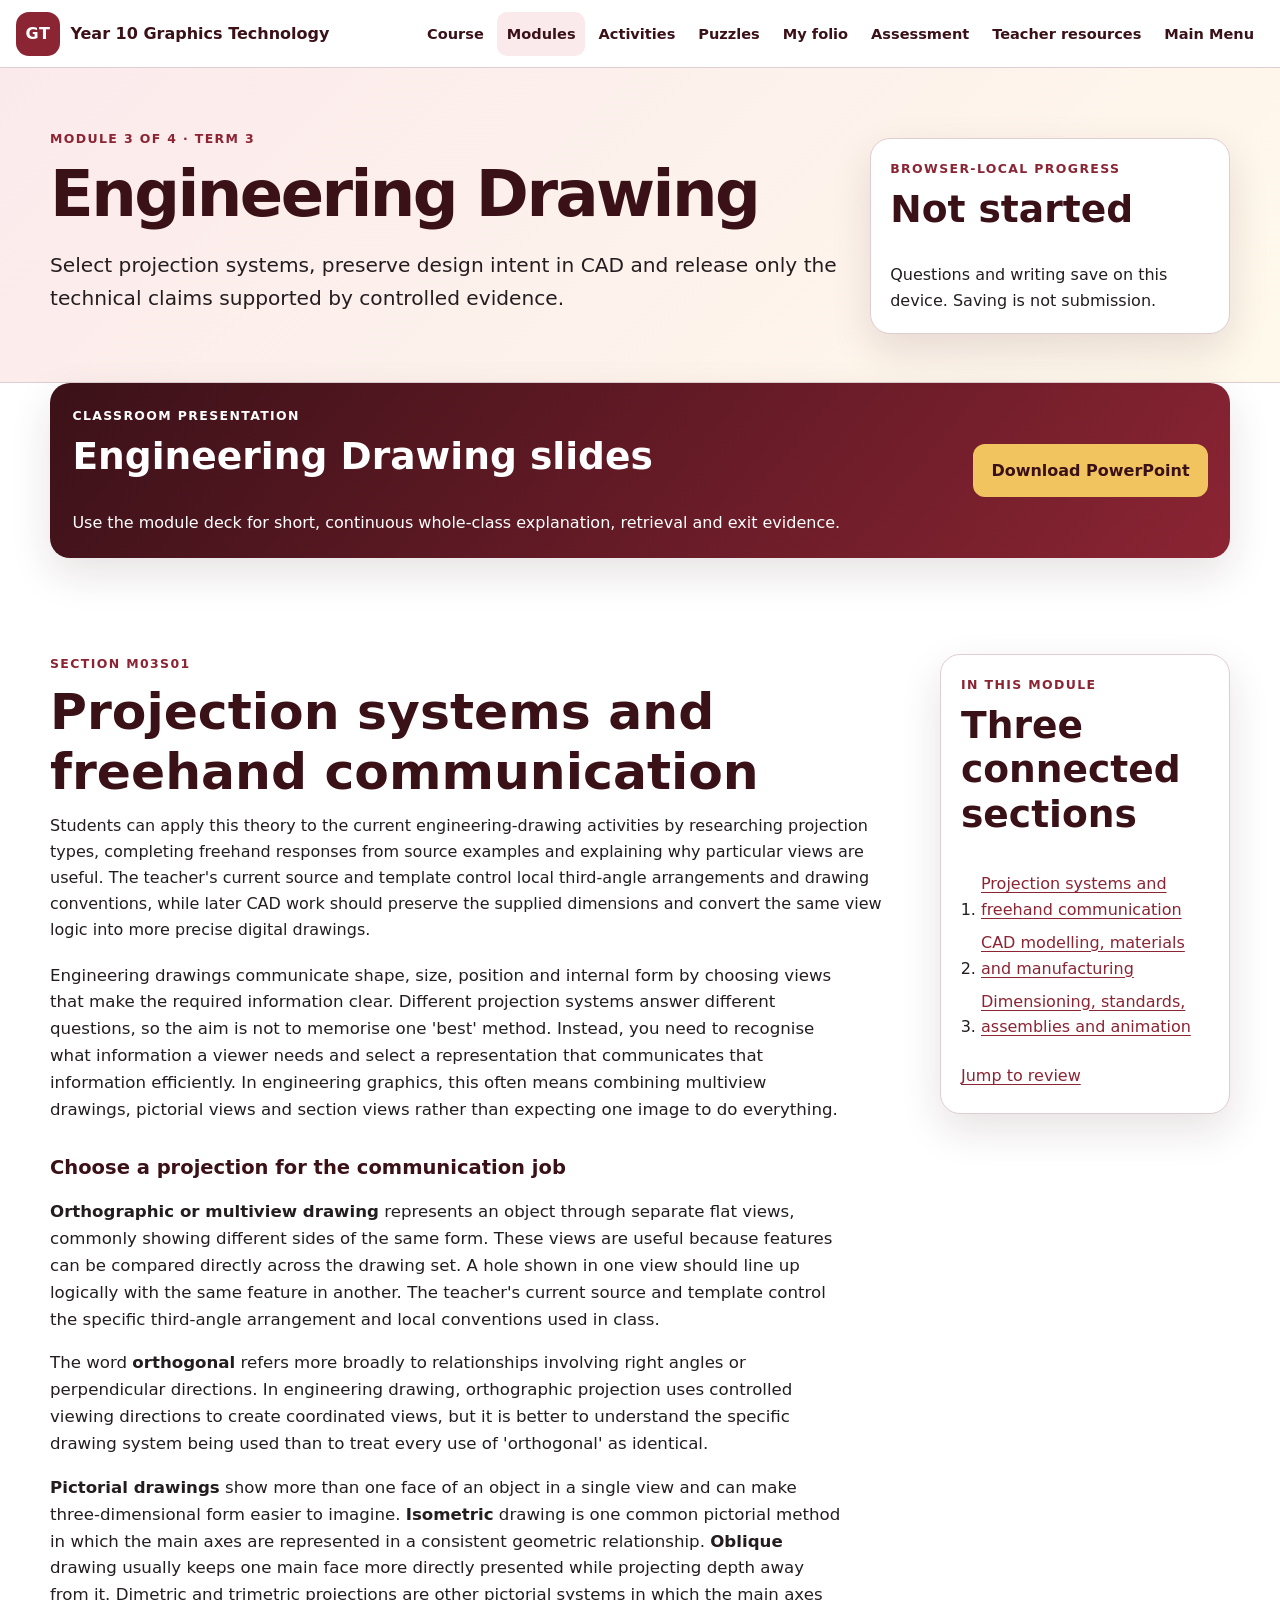
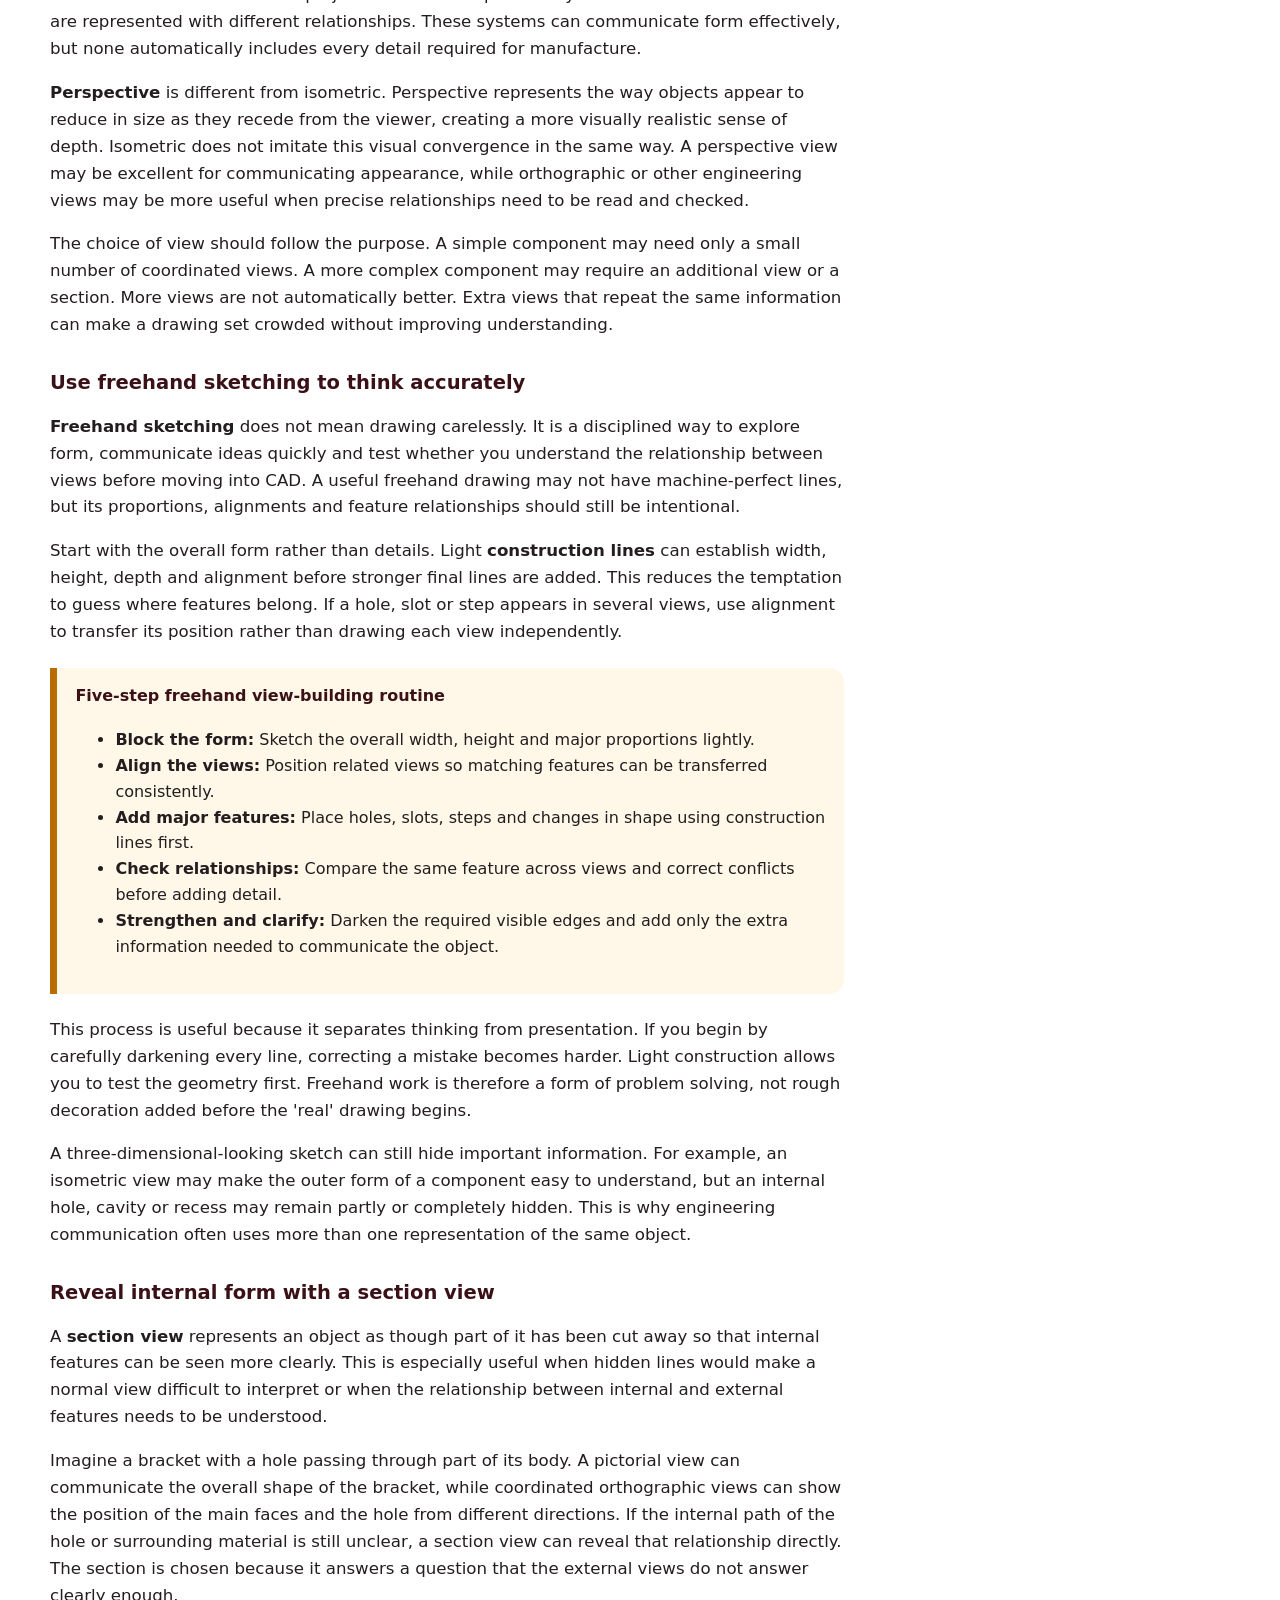
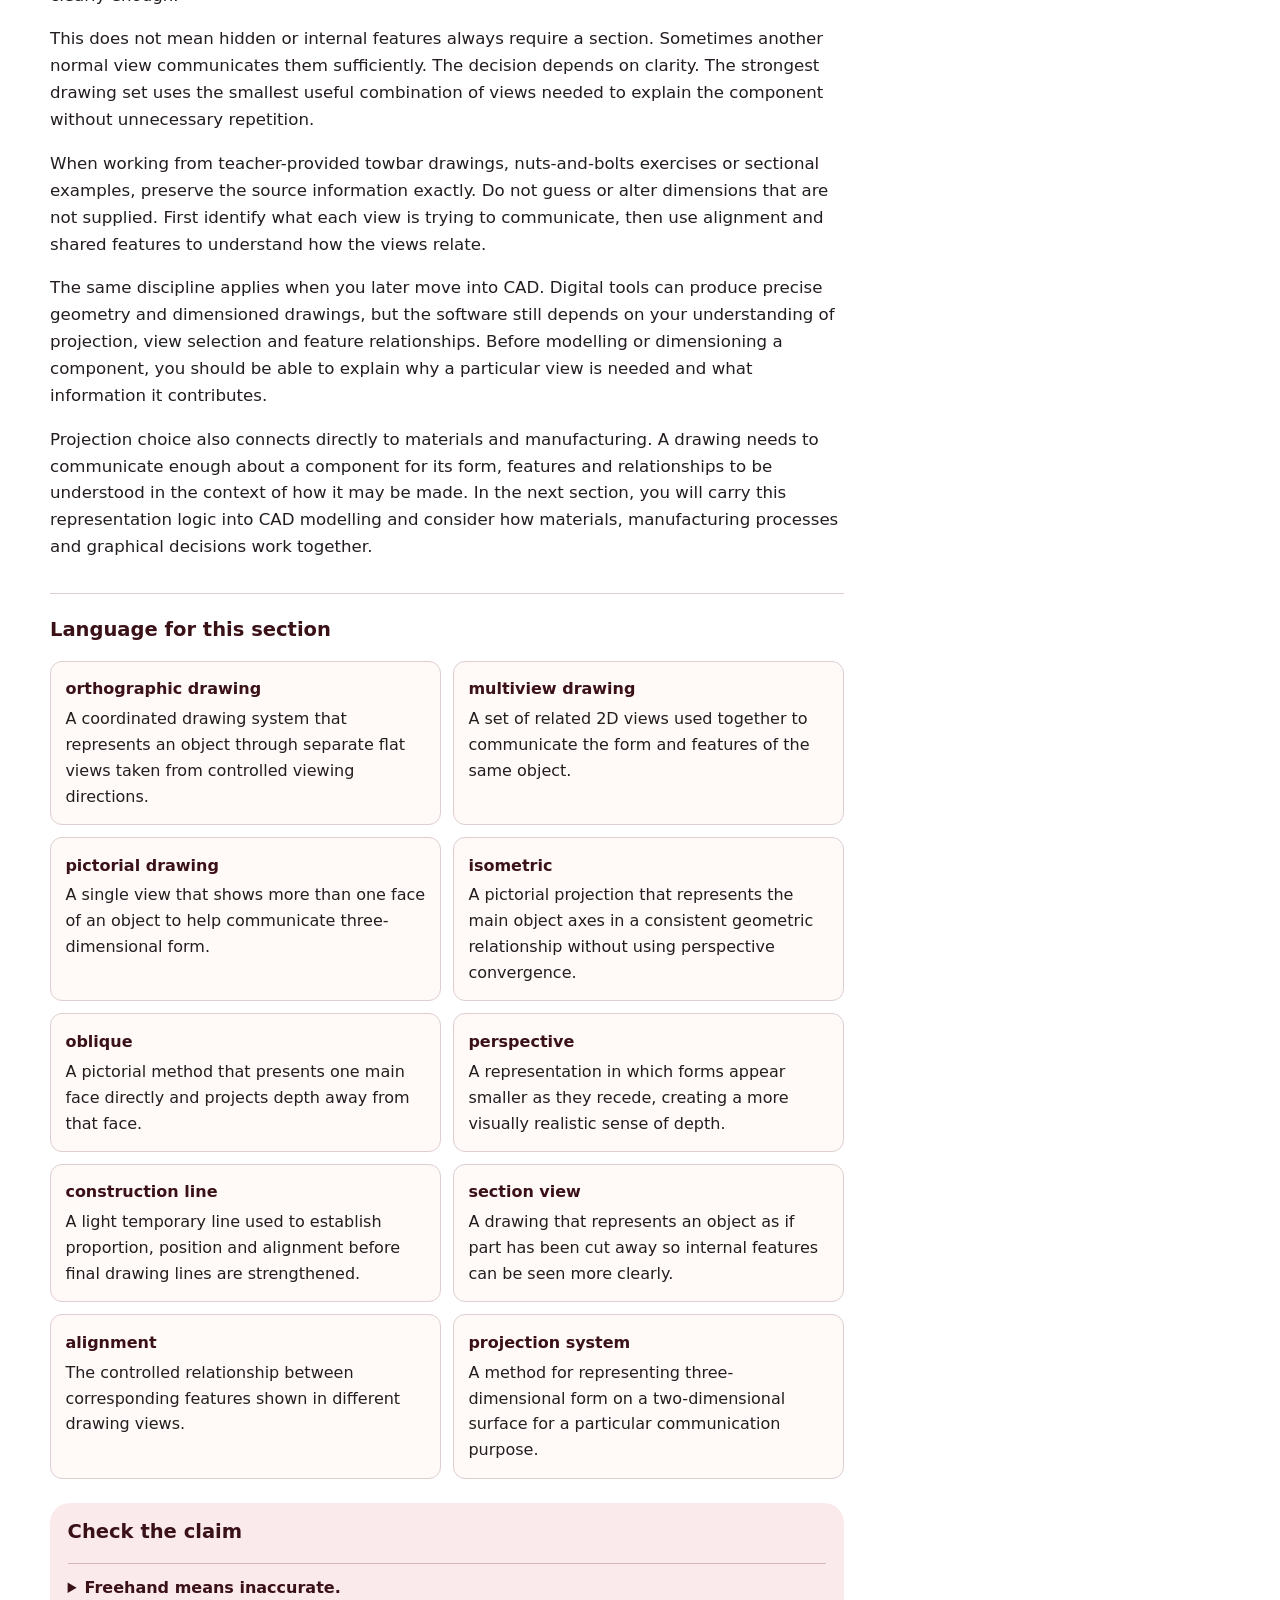
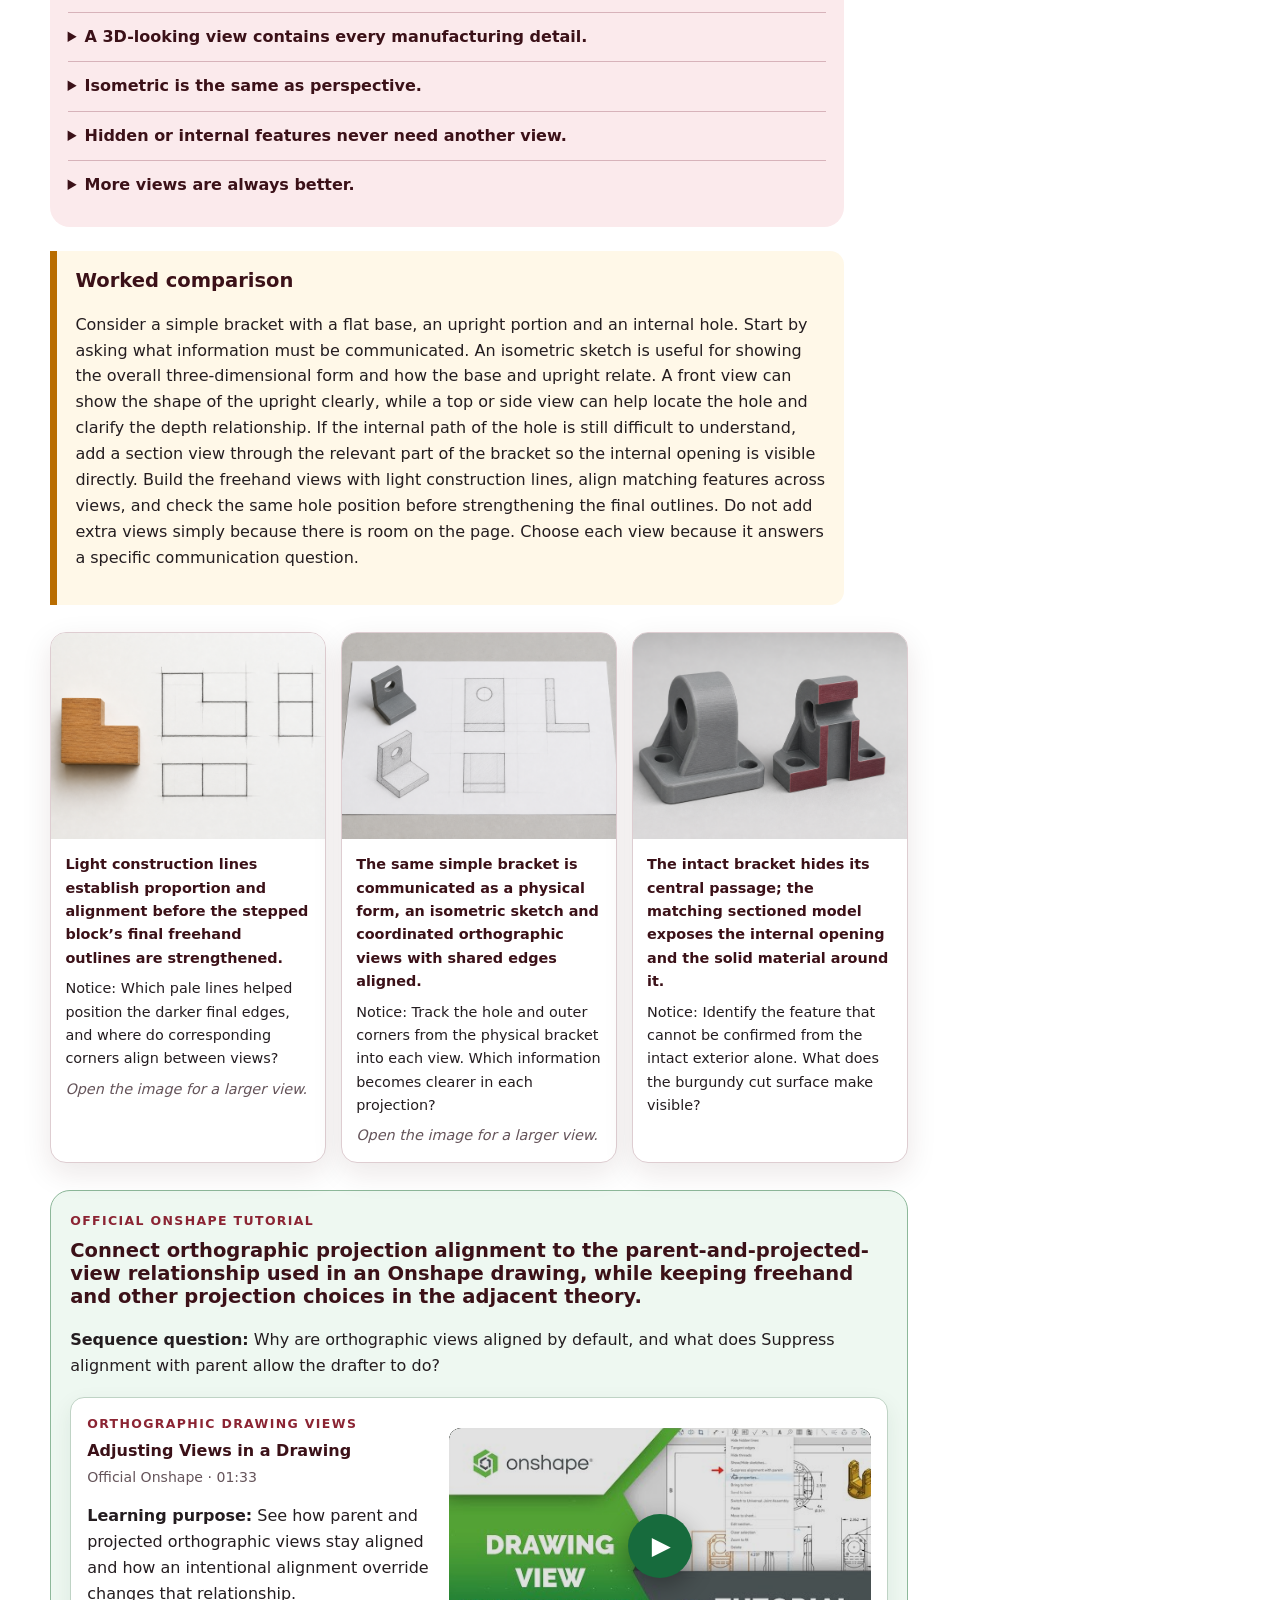
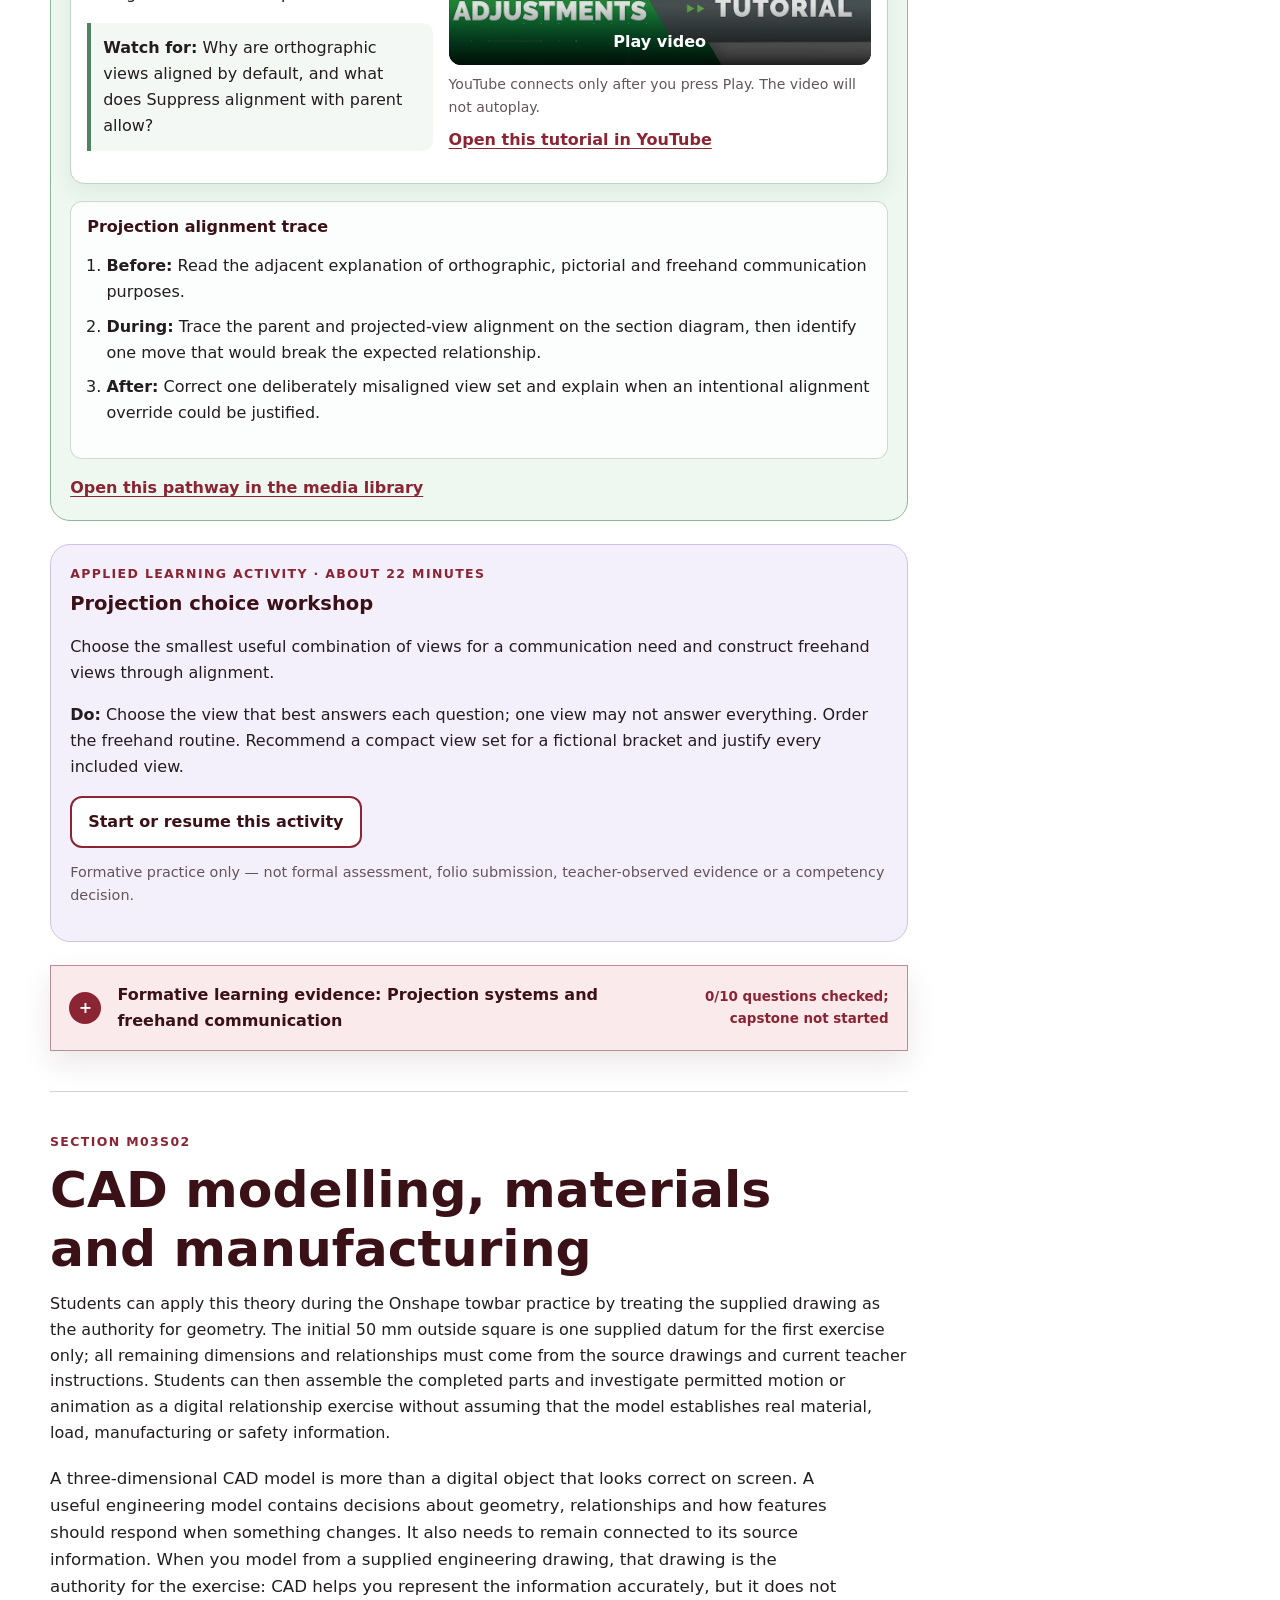
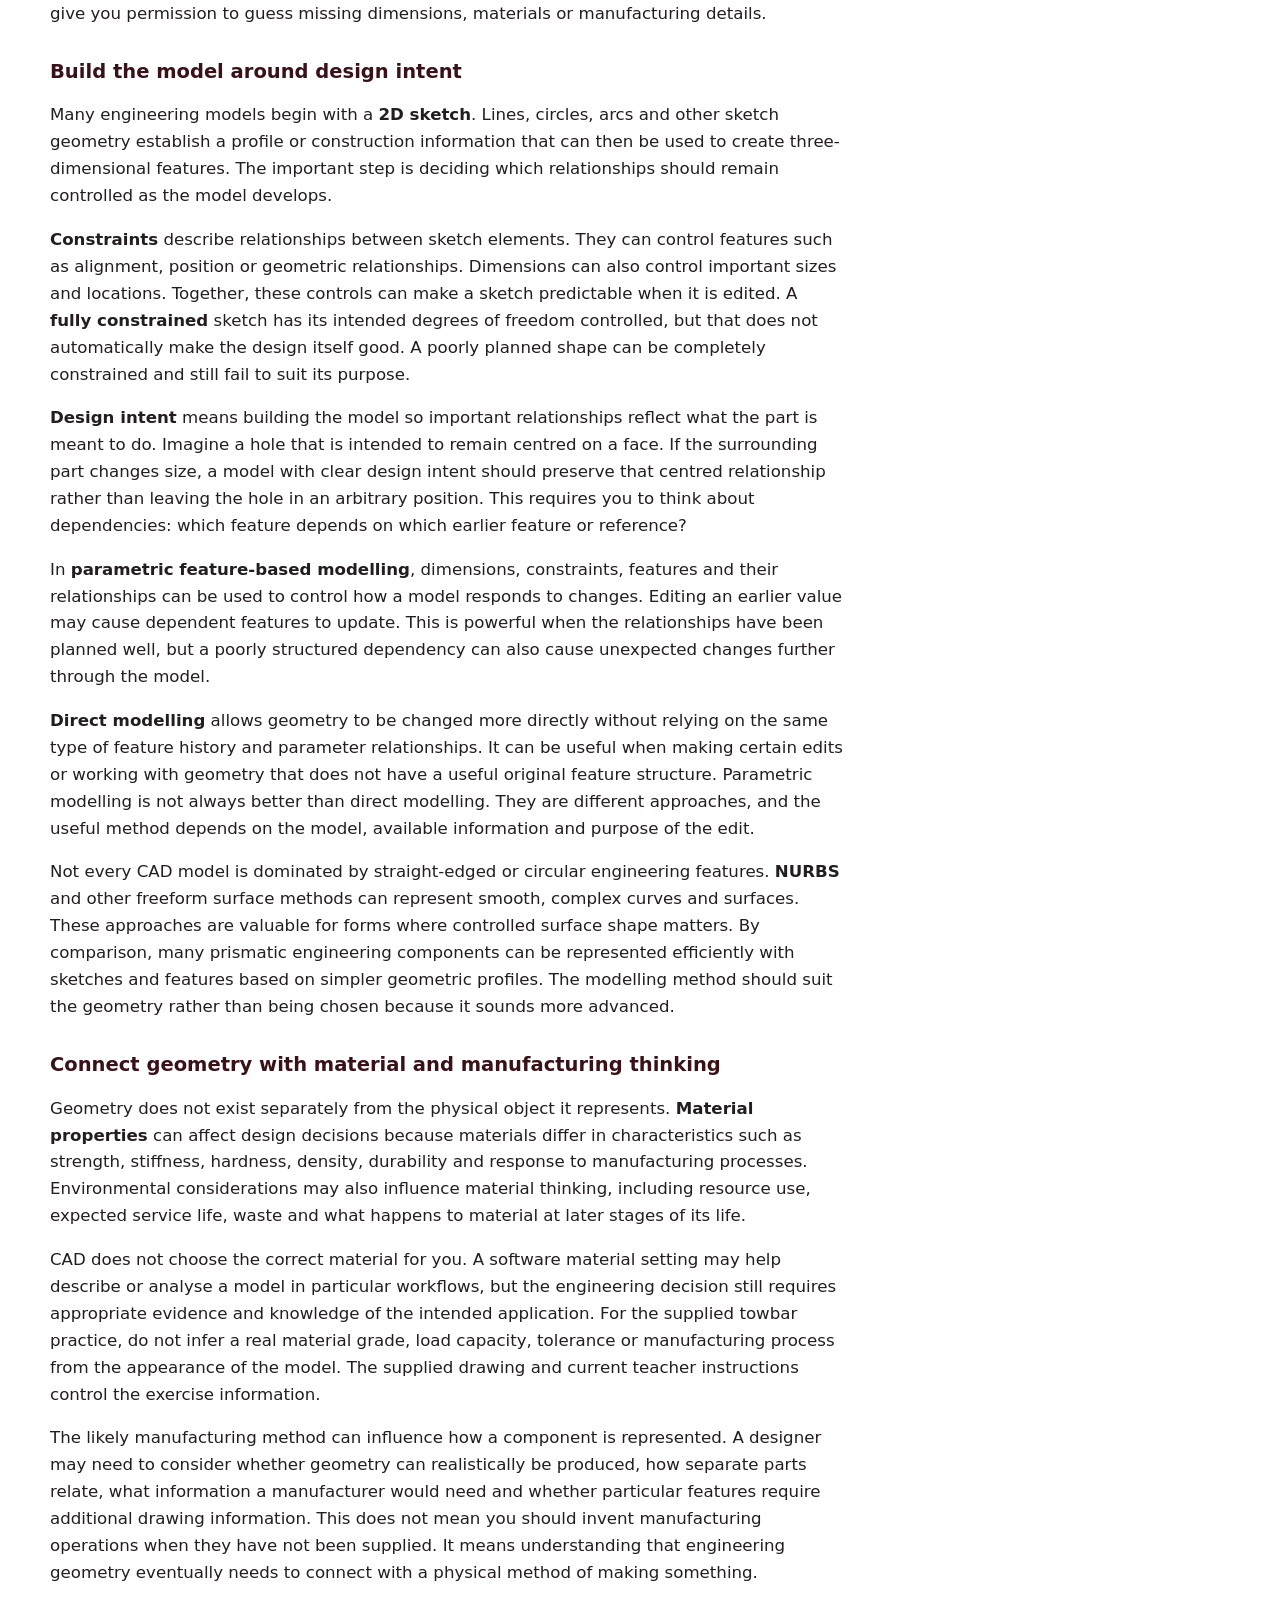
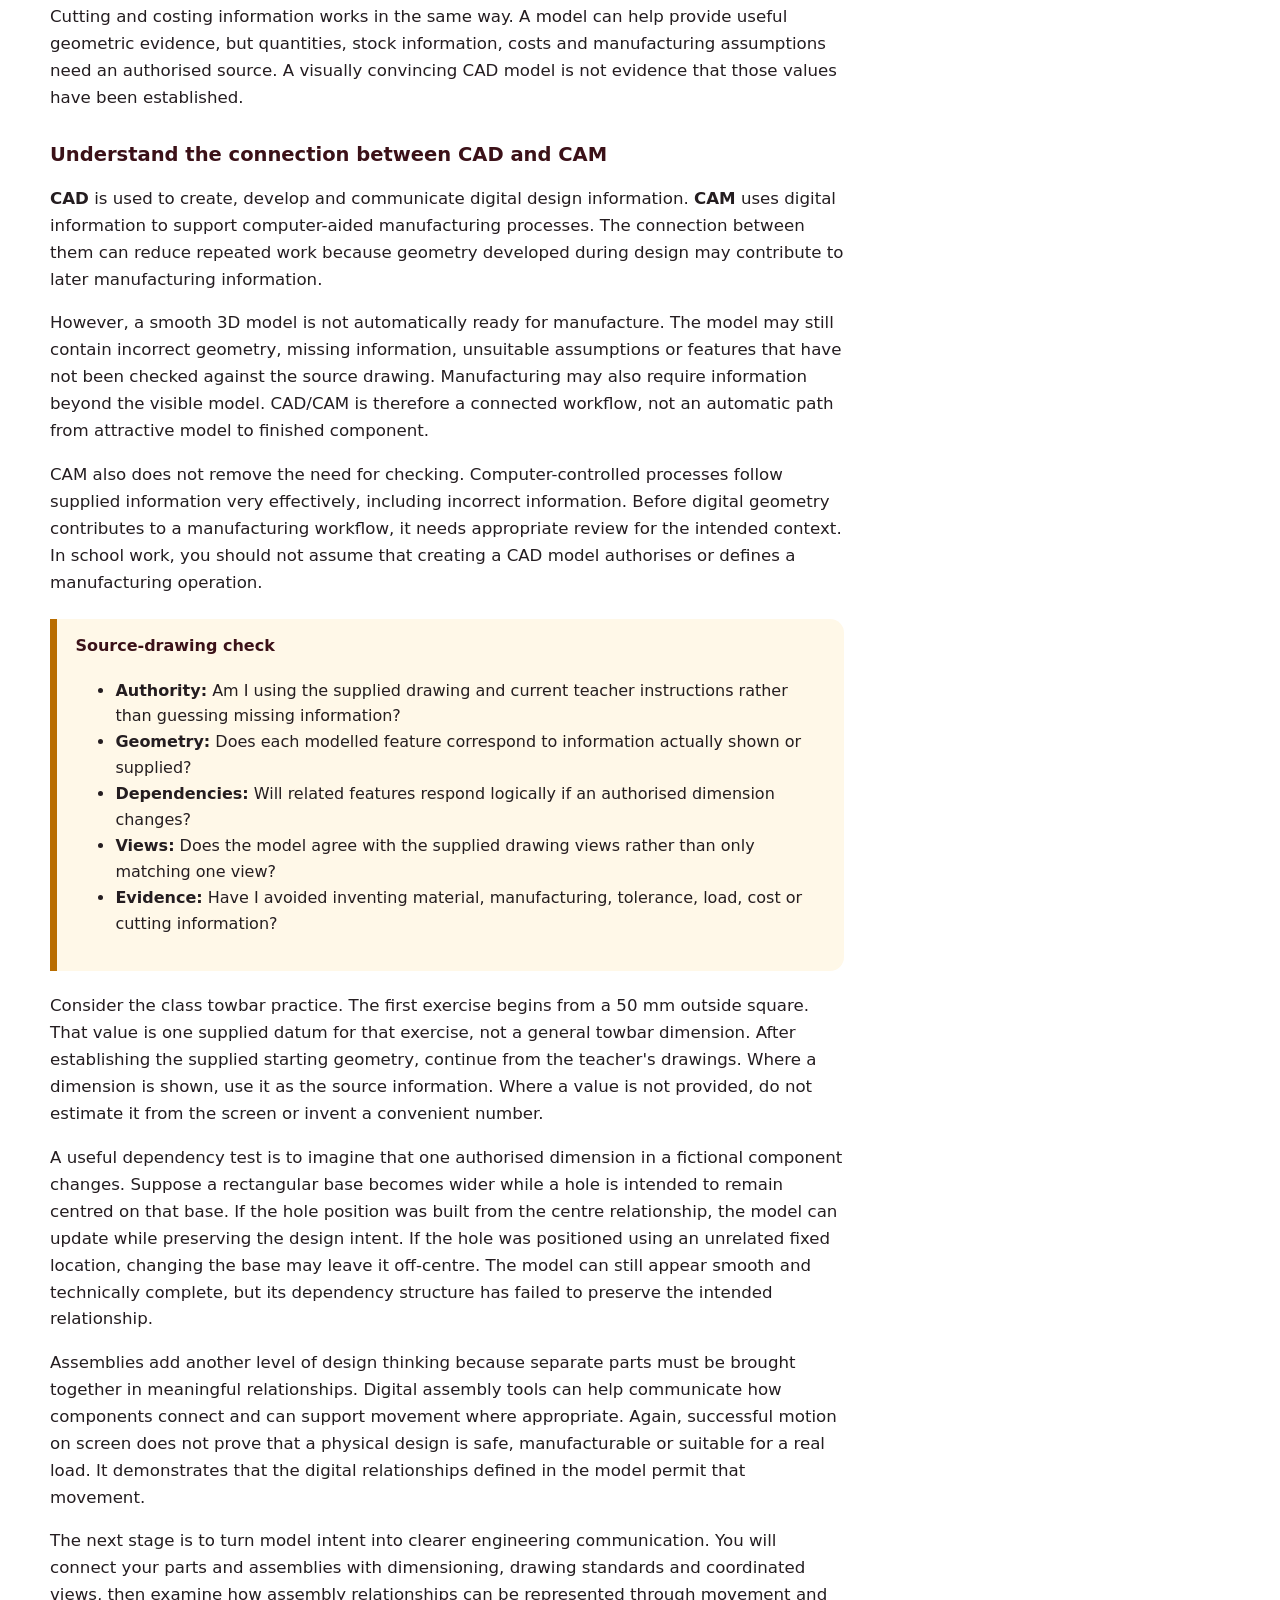
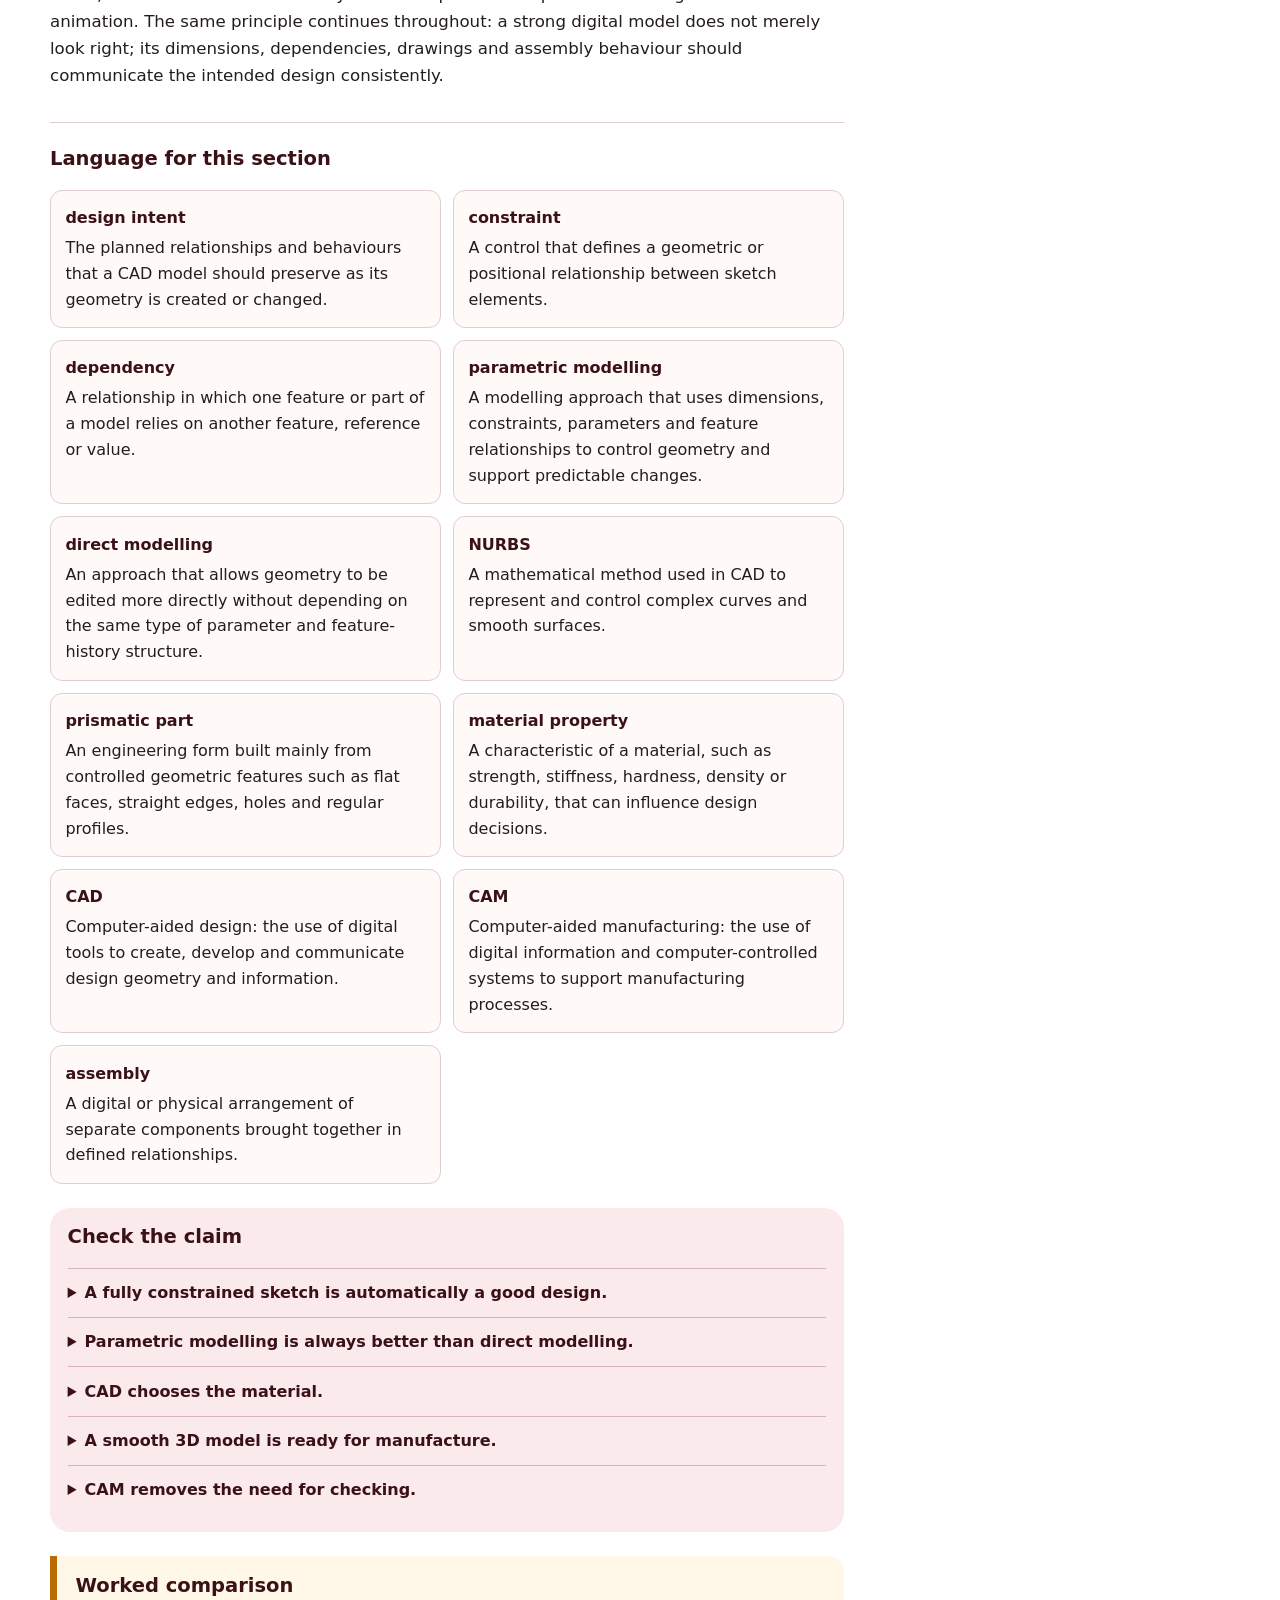
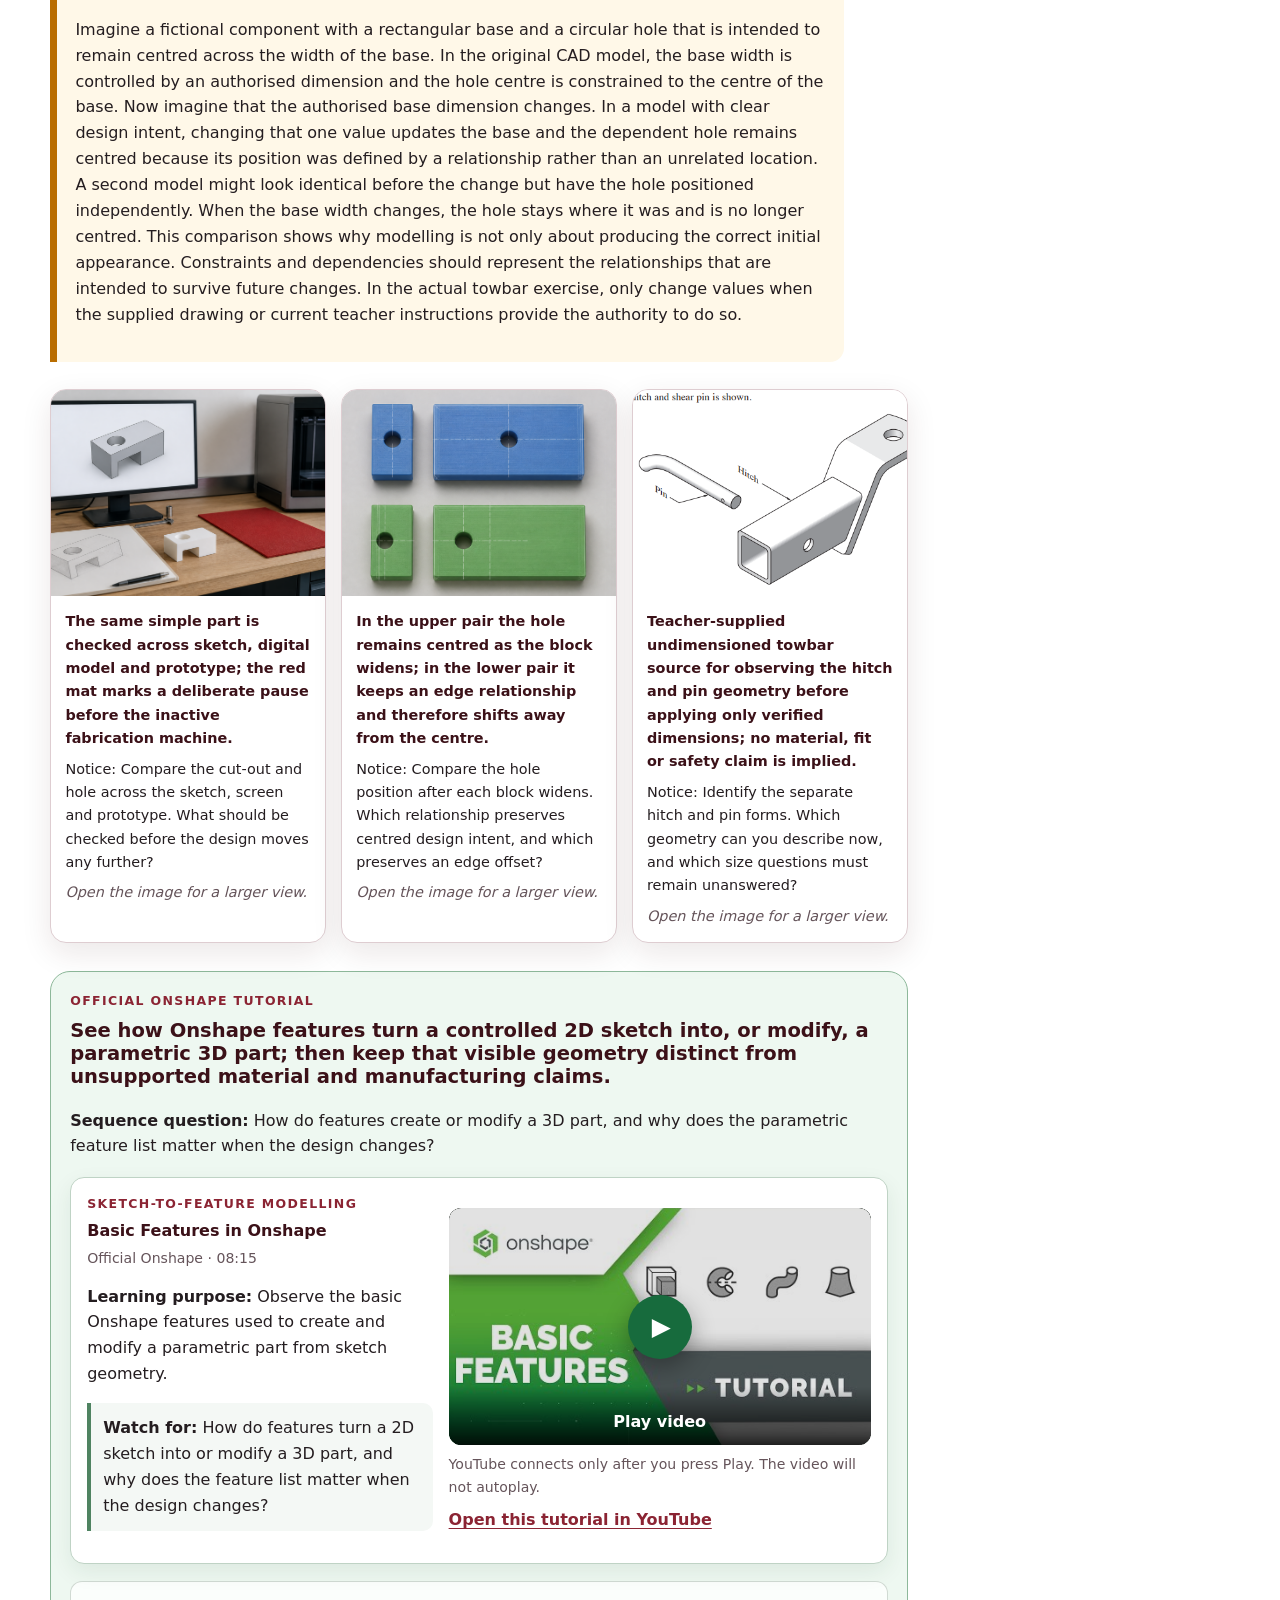
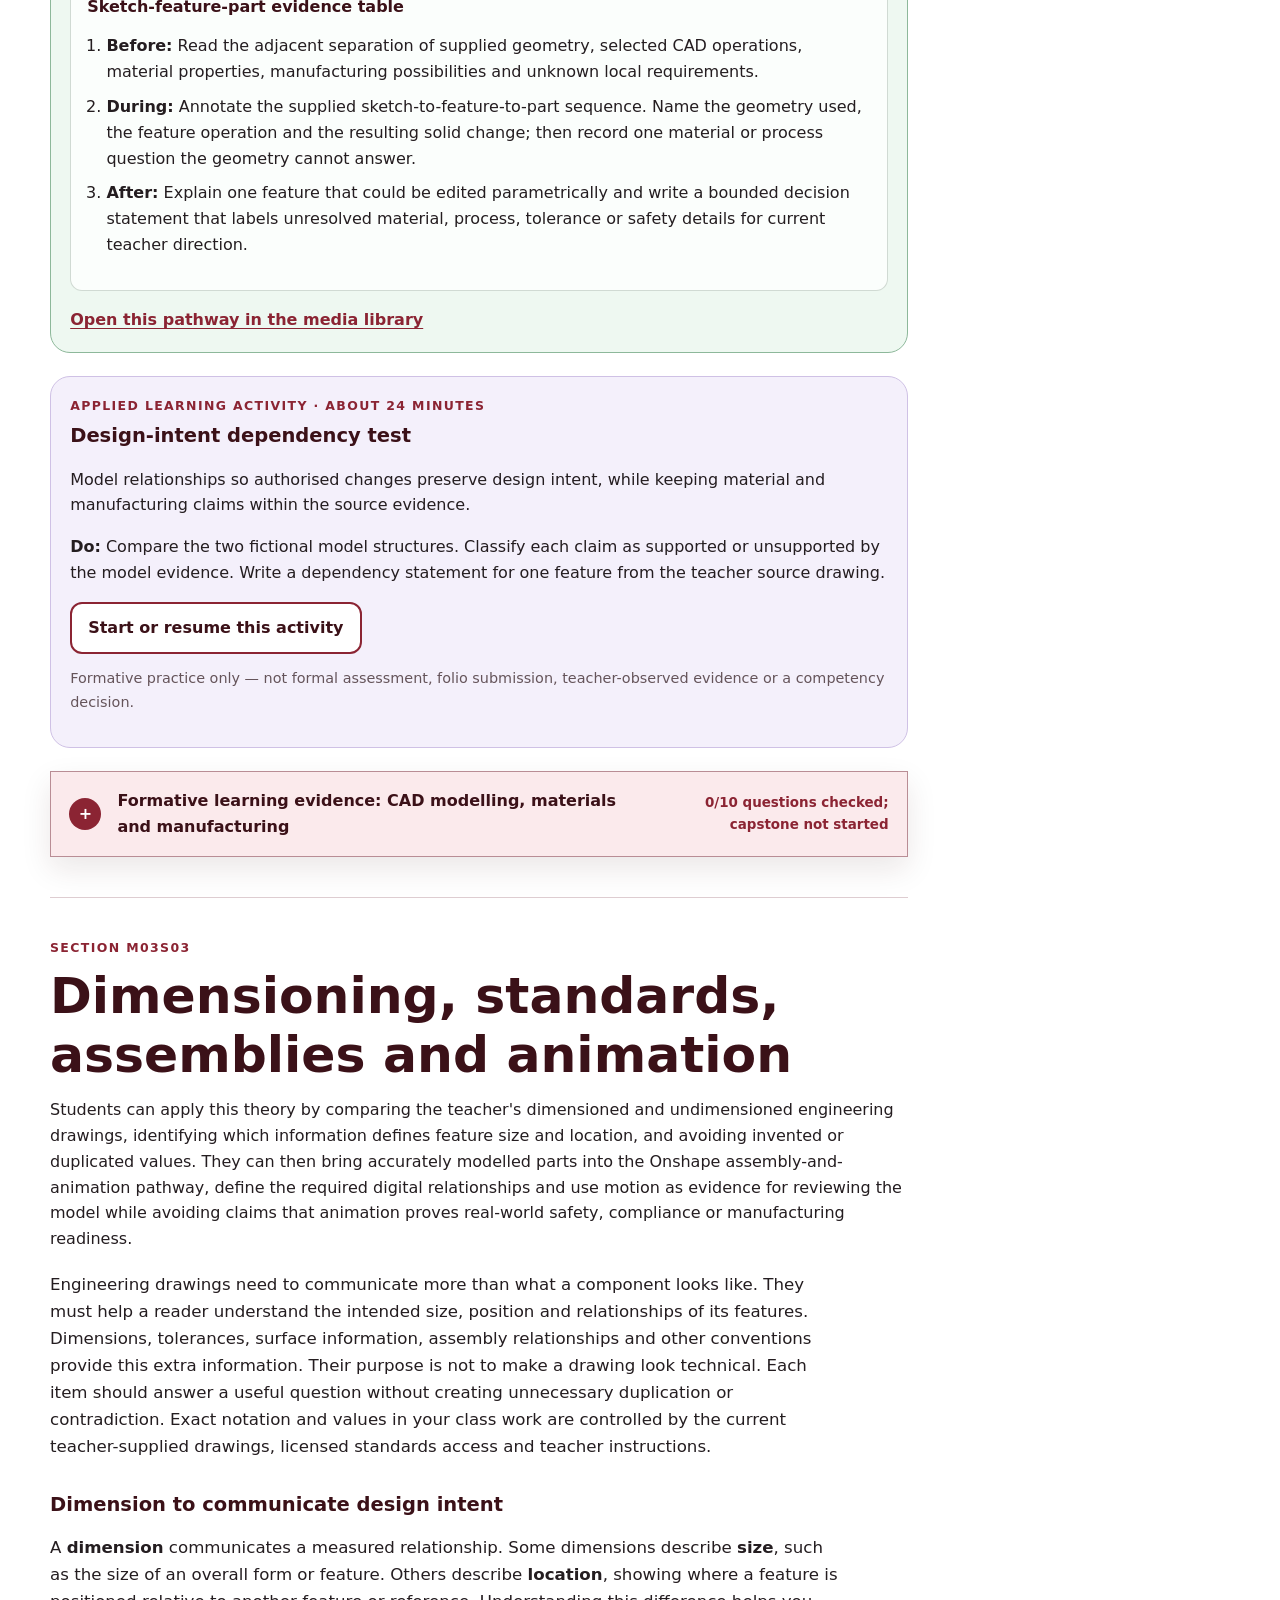
<file: modules/module-03.html>
<!doctype html>
<html lang="en-AU"><head><meta charset="utf-8"><meta name="viewport" content="width=device-width, initial-scale=1"><meta name="description" content="Select projection systems, preserve design intent in CAD and release only the technical claims supported by controlled evidence."><title>Module 3: Engineering Drawing | Year 10 Graphics Technology</title><link rel="stylesheet" href="../styles.css"><link rel="stylesheet" href="../course-progress.css"></head><body data-course-state="source-grounded-course"><a class="skip-link" href="#main">Skip to content</a><header class="course-family-nav screen-only"><div class="course-family-nav__inner"><a class="course-family-nav__brand" href="../index.html"><span class="course-family-nav__mark" aria-hidden="true">GT</span><span>Year 10 Graphics Technology</span></a><nav class="course-family-nav__links" aria-label="Course navigation"><a href="../index.html">Course</a><a aria-current="page" href="../index.html#modules">Modules</a><a href="../activities.html">Activities</a><a href="../puzzles.html">Puzzles</a><a href="../folio.html">My folio</a><a href="../assessment.html">Assessment</a><a href="../teacher-resources.html">Teacher resources</a><a href="https://stevencowell.github.io/Main-Page/">Main Menu</a></nav></div></header><main id="main"><section class="page-hero module-hero"><div class="wrap module-hero__inner"><div><p class="eyebrow">Module 3 of 4 · Term 3</p><h1>Engineering Drawing</h1><p class="lede">Select projection systems, preserve design intent in CAD and release only the technical claims supported by controlled evidence.</p></div><aside class="hero-progress"><p class="eyebrow">Browser-local progress</p><h2 data-module-progress="m03">Not started</h2><p>Questions and writing save on this device. Saving is not submission.</p></aside></div></section><section class="module-presentation-strip"><div class="wrap"><article class="presentation-card" id="module-presentation-m03" data-module-presentation><div id="m03-presentation"><p class="eyebrow">Classroom presentation</p><h2>Engineering Drawing slides</h2><p>Use the module deck for short, continuous whole-class explanation, retrieval and exit evidence.</p></div><a class="button" id="module-presentation-link-m03" data-module-presentation-download href="../assets/presentations/module-03-engineering-drawing.pptx" download>Download PowerPoint</a></article></div></section><section class="module-learning"><div class="wrap module-layout"><aside class="module-aside card" aria-label="Module map"><p class="eyebrow">In this module</p><h2>Three connected sections</h2><ol><li><a href="#m03s01">Projection systems and freehand communication</a></li><li><a href="#m03s02">CAD modelling, materials and manufacturing</a></li><li><a href="#m03s03">Dimensioning, standards, assemblies and animation</a></li></ol><a href="#m03-review">Jump to review</a></aside><article class="module-main"><section class="section-unit" id="m03s01" data-section-id="m03s01" data-section-container><header class="section-heading"><p class="eyebrow">Section M03S01</p><h2>Projection systems and freehand communication</h2><p>Students can apply this theory to the current engineering-drawing activities by researching projection types, completing freehand responses from source examples and explaining why particular views are useful. The teacher&#39;s current source and template control local third-angle arrangements and drawing conventions, while later CAD work should preserve the supplied dimensions and convert the same view logic into more precise digital drawings.</p></header><article class="theory-content" id="m03s01-theory"><p>Engineering drawings communicate shape, size, position and internal form by choosing views that make the required information clear. Different projection systems answer different questions, so the aim is not to memorise one 'best' method. Instead, you need to recognise what information a viewer needs and select a representation that communicates that information efficiently. In engineering graphics, this often means combining multiview drawings, pictorial views and section views rather than expecting one image to do everything.</p><h3 id='m03s01-projection-purpose'>Choose a projection for the communication job</h3><p><strong>Orthographic or multiview drawing</strong> represents an object through separate flat views, commonly showing different sides of the same form. These views are useful because features can be compared directly across the drawing set. A hole shown in one view should line up logically with the same feature in another. The teacher's current source and template control the specific third-angle arrangement and local conventions used in class.</p><p>The word <strong>orthogonal</strong> refers more broadly to relationships involving right angles or perpendicular directions. In engineering drawing, orthographic projection uses controlled viewing directions to create coordinated views, but it is better to understand the specific drawing system being used than to treat every use of 'orthogonal' as identical.</p><p><strong>Pictorial drawings</strong> show more than one face of an object in a single view and can make three-dimensional form easier to imagine. <strong>Isometric</strong> drawing is one common pictorial method in which the main axes are represented in a consistent geometric relationship. <strong>Oblique</strong> drawing usually keeps one main face more directly presented while projecting depth away from it. Dimetric and trimetric projections are other pictorial systems in which the main axes are represented with different relationships. These systems can communicate form effectively, but none automatically includes every detail required for manufacture.</p><p><strong>Perspective</strong> is different from isometric. Perspective represents the way objects appear to reduce in size as they recede from the viewer, creating a more visually realistic sense of depth. Isometric does not imitate this visual convergence in the same way. A perspective view may be excellent for communicating appearance, while orthographic or other engineering views may be more useful when precise relationships need to be read and checked.</p><p>The choice of view should follow the purpose. A simple component may need only a small number of coordinated views. A more complex component may require an additional view or a section. More views are not automatically better. Extra views that repeat the same information can make a drawing set crowded without improving understanding.</p><h3 id='m03s01-freehand-method'>Use freehand sketching to think accurately</h3><p><strong>Freehand sketching</strong> does not mean drawing carelessly. It is a disciplined way to explore form, communicate ideas quickly and test whether you understand the relationship between views before moving into CAD. A useful freehand drawing may not have machine-perfect lines, but its proportions, alignments and feature relationships should still be intentional.</p><p>Start with the overall form rather than details. Light <strong>construction lines</strong> can establish width, height, depth and alignment before stronger final lines are added. This reduces the temptation to guess where features belong. If a hole, slot or step appears in several views, use alignment to transfer its position rather than drawing each view independently.</p><aside><h4>Five-step freehand view-building routine</h4><ul><li><strong>Block the form:</strong> Sketch the overall width, height and major proportions lightly.</li><li><strong>Align the views:</strong> Position related views so matching features can be transferred consistently.</li><li><strong>Add major features:</strong> Place holes, slots, steps and changes in shape using construction lines first.</li><li><strong>Check relationships:</strong> Compare the same feature across views and correct conflicts before adding detail.</li><li><strong>Strengthen and clarify:</strong> Darken the required visible edges and add only the extra information needed to communicate the object.</li></ul></aside><p>This process is useful because it separates thinking from presentation. If you begin by carefully darkening every line, correcting a mistake becomes harder. Light construction allows you to test the geometry first. Freehand work is therefore a form of problem solving, not rough decoration added before the 'real' drawing begins.</p><p>A three-dimensional-looking sketch can still hide important information. For example, an isometric view may make the outer form of a component easy to understand, but an internal hole, cavity or recess may remain partly or completely hidden. This is why engineering communication often uses more than one representation of the same object.</p><h3 id='m03s01-section-view'>Reveal internal form with a section view</h3><p>A <strong>section view</strong> represents an object as though part of it has been cut away so that internal features can be seen more clearly. This is especially useful when hidden lines would make a normal view difficult to interpret or when the relationship between internal and external features needs to be understood.</p><p>Imagine a bracket with a hole passing through part of its body. A pictorial view can communicate the overall shape of the bracket, while coordinated orthographic views can show the position of the main faces and the hole from different directions. If the internal path of the hole or surrounding material is still unclear, a section view can reveal that relationship directly. The section is chosen because it answers a question that the external views do not answer clearly enough.</p><p>This does not mean hidden or internal features always require a section. Sometimes another normal view communicates them sufficiently. The decision depends on clarity. The strongest drawing set uses the smallest useful combination of views needed to explain the component without unnecessary repetition.</p><p>When working from teacher-provided towbar drawings, nuts-and-bolts exercises or sectional examples, preserve the source information exactly. Do not guess or alter dimensions that are not supplied. First identify what each view is trying to communicate, then use alignment and shared features to understand how the views relate.</p><p>The same discipline applies when you later move into CAD. Digital tools can produce precise geometry and dimensioned drawings, but the software still depends on your understanding of projection, view selection and feature relationships. Before modelling or dimensioning a component, you should be able to explain why a particular view is needed and what information it contributes.</p><p>Projection choice also connects directly to materials and manufacturing. A drawing needs to communicate enough about a component for its form, features and relationships to be understood in the context of how it may be made. In the next section, you will carry this representation logic into CAD modelling and consider how materials, manufacturing processes and graphical decisions work together.</p><section class="theory-support"><h3>Language for this section</h3><dl class="vocabulary-grid"><div><dt>orthographic drawing</dt><dd>A coordinated drawing system that represents an object through separate flat views taken from controlled viewing directions.</dd></div><div><dt>multiview drawing</dt><dd>A set of related 2D views used together to communicate the form and features of the same object.</dd></div><div><dt>pictorial drawing</dt><dd>A single view that shows more than one face of an object to help communicate three-dimensional form.</dd></div><div><dt>isometric</dt><dd>A pictorial projection that represents the main object axes in a consistent geometric relationship without using perspective convergence.</dd></div><div><dt>oblique</dt><dd>A pictorial method that presents one main face directly and projects depth away from that face.</dd></div><div><dt>perspective</dt><dd>A representation in which forms appear smaller as they recede, creating a more visually realistic sense of depth.</dd></div><div><dt>construction line</dt><dd>A light temporary line used to establish proportion, position and alignment before final drawing lines are strengthened.</dd></div><div><dt>section view</dt><dd>A drawing that represents an object as if part has been cut away so internal features can be seen more clearly.</dd></div><div><dt>alignment</dt><dd>The controlled relationship between corresponding features shown in different drawing views.</dd></div><div><dt>projection system</dt><dd>A method for representing three-dimensional form on a two-dimensional surface for a particular communication purpose.</dd></div></dl></section><aside class="misconception-panel"><h3>Check the claim</h3><details><summary>Freehand means inaccurate.</summary><p>Freehand drawing can be informal in line quality while still being accurate in proportion, alignment and feature relationships. Its purpose is disciplined visual thinking and communication.</p></details><details><summary>A 3D-looking view contains every manufacturing detail.</summary><p>A pictorial view can communicate overall form well but may hide dimensions, internal features or relationships that require additional views.</p></details><details><summary>Isometric is the same as perspective.</summary><p>Isometric uses a controlled geometric projection, while perspective represents visual depth through apparent convergence and reduction in size.</p></details><details><summary>Hidden or internal features never need another view.</summary><p>Internal features may require another normal view or a section when the existing views do not communicate them clearly enough.</p></details><details><summary>More views are always better.</summary><p>Extra views are useful only when they add necessary information. A strong drawing set uses enough views to communicate clearly without unnecessary repetition.</p></details></aside><aside class="worked-example"><h3>Worked comparison</h3><p>Consider a simple bracket with a flat base, an upright portion and an internal hole. Start by asking what information must be communicated. An isometric sketch is useful for showing the overall three-dimensional form and how the base and upright relate. A front view can show the shape of the upright clearly, while a top or side view can help locate the hole and clarify the depth relationship. If the internal path of the hole is still difficult to understand, add a section view through the relevant part of the bracket so the internal opening is visible directly. Build the freehand views with light construction lines, align matching features across views, and check the same hole position before strengthening the final outlines. Do not add extra views simply because there is room on the page. Choose each view because it answers a specific communication question.</p></aside></article><div class="visual-gallery" id="m03s01-visual" aria-label="Purposeful visuals for m03s01"><figure class="teaching-visual"><a href="../assets/images/m03s01-freehand-alignment-workspace.png" target="_blank" rel="noopener"><img src="../assets/images/m03s01-freehand-alignment-workspace.png" alt="Simple stepped wooden block beside three coordinated freehand orthographic pencil views with pale construction lines and darker resolved outlines." loading="lazy"></a><figcaption><strong>Light construction lines establish proportion and alignment before the stepped block’s final freehand outlines are strengthened.</strong><span>Notice: Which pale lines helped position the darker final edges, and where do corresponding corners align between views?</span><em>Open the image for a larger view.</em></figcaption></figure><figure class="teaching-visual"><a href="../assets/images/m03s01-projection-view-choice.png" target="_blank" rel="noopener"><img src="../assets/images/m03s01-projection-view-choice.png" alt="Grey L-shaped 3D-printed bracket beside a sheet containing one isometric sketch and three aligned orthographic pencil views of the same part." loading="lazy"></a><figcaption><strong>The same simple bracket is communicated as a physical form, an isometric sketch and coordinated orthographic views with shared edges aligned.</strong><span>Notice: Track the hole and outer corners from the physical bracket into each view. Which information becomes clearer in each projection?</span><em>Open the image for a larger view.</em></figcaption></figure><figure class="teaching-visual"><a href="../assets/images/m03s01-section-hidden-feature.png" target="_blank" rel="noopener"><img src="../assets/images/m03s01-section-hidden-feature.png" alt="Two matching grey bracket models, one intact and one cleanly sectioned with burgundy cut faces revealing a central cylindrical passage." loading="lazy"></a><figcaption><strong>The intact bracket hides its central passage; the matching sectioned model exposes the internal opening and the solid material around it.</strong><span>Notice: Identify the feature that cannot be confirmed from the intact exterior alone. What does the burgundy cut surface make visible?</span></figcaption></figure></div><aside class="media-pathway is-matched" id="m03s01-media"><p class="eyebrow">Official Onshape tutorial</p><h3>Connect orthographic projection alignment to the parent-and-projected-view relationship used in an Onshape drawing, while keeping freehand and other projection choices in the adjacent theory.</h3><p><strong>Sequence question:</strong> Why are orthographic views aligned by default, and what does Suppress alignment with parent allow the drafter to do?</p><div class="video-sequence"><article class="video-item" data-video-item><div class="video-copy"><p class="eyebrow">Orthographic drawing views</p><h4 id="m03s01-YDA4-arllZE-section-title">Adjusting Views in a Drawing</h4><p class="video-meta">Official Onshape · 01:33</p><p><strong>Learning purpose:</strong> See how parent and projected orthographic views stay aligned and how an intentional alignment override changes that relationship.</p><p class="watch-for"><strong>Watch for:</strong> Why are orthographic views aligned by default, and what does Suppress alignment with parent allow?</p></div><div class="video-player-column"><div class="video-frame" data-video-frame><button class="video-launch" type="button" data-video-launch data-video-id="YDA4-arllZE" data-video-title="Adjusting Views in a Drawing — Onshape" aria-label="Play Adjusting Views in a Drawing by Onshape"><img loading="eager" decoding="async" width="480" height="360" src="../assets/video-posters/onshape-YDA4-arllZE.jpg" alt="Official Onshape video thumbnail for Adjusting Views in a Drawing"><span class="video-play" aria-hidden="true">▶</span><span class="video-launch-label">Play video</span></button></div><p class="video-privacy">YouTube connects only after you press Play. The video will not autoplay.</p><p class="video-fallback"><a href="https://www.youtube.com/watch?v=YDA4-arllZE" target="_blank" rel="noopener noreferrer">Open this tutorial in YouTube</a></p></div></article></div><section class="equivalent-path" aria-label="Complete non-video pathway"><h4>Projection alignment trace</h4><ol><li><strong>Before:</strong> Read the adjacent explanation of orthographic, pictorial and freehand communication purposes.</li><li><strong>During:</strong> Trace the parent and projected-view alignment on the section diagram, then identify one move that would break the expected relationship.</li><li><strong>After:</strong> Correct one deliberately misaligned view set and explain when an intentional alignment override could be justified.</li></ol></section><p class="media-return"><a href="../videos.html#media-m03s01">Open this pathway in the media library</a></p></aside><article class="activity-bridge"><p class="eyebrow">Applied Learning Activity · about 22 minutes</p><h3>Projection choice workshop</h3><p>Choose the smallest useful combination of views for a communication need and construct freehand views through alignment.</p><p><strong>Do:</strong> Choose the view that best answers each question; one view may not answer everything. Order the freehand routine. Recommend a compact view set for a fictional bracket and justify every included view.</p><a class="button secondary" href="../activities.html#ala-m03s01-projection-choice-workshop-v1">Start or resume this activity</a><p class="fine">Formative practice only — not formal assessment, folio submission, teacher-observed evidence or a competency decision.</p></article><span class="learning-end-marker" id="m03s01-learning-end" aria-hidden="true"></span><details class="section-learning learning-package" id="m03s01-check" data-section-id="m03s01" data-storage-key="tas:year10-graphics:v1:section:m03s01"><summary id="m03s01-package-summary"><span>Formative learning evidence: Projection systems and freehand communication</span><strong data-package-summary>Not started</strong></summary><div class="slot-body"><p class="boundary-note"><strong>Practice, not submission.</strong> Your responses stay in this browser unless you export them.</p><a class="resume-package-anchor screen-only" id="m03s01-resume" href="#m03s01-long-response" data-resume-package>Resume this package</a><fieldset class="mcq" id="m03s01-q01" data-question-id="m03s01-q01"><legend><span>1</span>What is the strength of an orthographic multiview drawing?</legend><p class="hint">Hint: Several controlled flat views work together.</p><label><input type="radio" name="m03s01-q01" value="a"> <span>It communicates the same object through coordinated 2D views.</span></label><label><input type="radio" name="m03s01-q01" value="b"> <span>It creates realistic depth by converging lines.</span></label><label><input type="radio" name="m03s01-q01" value="c"> <span>It removes the need to align corresponding features.</span></label><div class="question-actions screen-only"><button type="button" class="button small" data-check-question>Check this response</button><a href="#m03s01-projection-purpose">Return to the explanation</a></div><p class="question-feedback" role="status" aria-live="polite" data-question-feedback></p></fieldset><fieldset class="mcq" id="m03s01-q02" data-question-id="m03s01-q02"><legend><span>2</span>When is a pictorial view most useful?</legend><p class="hint">Hint: Think about seeing more than one face in one image.</p><label><input type="radio" name="m03s01-q02" value="a"> <span>When the overall three-dimensional form needs to be understood quickly.</span></label><label><input type="radio" name="m03s01-q02" value="b"> <span>When every hidden internal feature and dimension must be explicit.</span></label><label><input type="radio" name="m03s01-q02" value="c"> <span>When an authoritative dimension is unavailable and must be guessed.</span></label><div class="question-actions screen-only"><button type="button" class="button small" data-check-question>Check this response</button><a href="#m03s01-projection-purpose">Return to the explanation</a></div><p class="question-feedback" role="status" aria-live="polite" data-question-feedback></p></fieldset><fieldset class="mcq" id="m03s01-q03" data-question-id="m03s01-q03"><legend><span>3</span>How does isometric differ from perspective?</legend><p class="hint">Hint: Compare controlled geometry with visual convergence.</p><label><input type="radio" name="m03s01-q03" value="a"> <span>Isometric uses a controlled axis relationship; perspective represents apparent convergence and reduced size with depth.</span></label><label><input type="radio" name="m03s01-q03" value="b"> <span>Isometric is a photograph and perspective is a CAD file.</span></label><label><input type="radio" name="m03s01-q03" value="c"> <span>They are identical except for line colour.</span></label><div class="question-actions screen-only"><button type="button" class="button small" data-check-question>Check this response</button><a href="#m03s01-projection-purpose">Return to the explanation</a></div><p class="question-feedback" role="status" aria-live="polite" data-question-feedback></p></fieldset><fieldset class="mcq" id="m03s01-q04" data-question-id="m03s01-q04"><legend><span>4</span>What characterises an oblique pictorial method?</legend><p class="hint">Hint: One face is presented directly.</p><label><input type="radio" name="m03s01-q04" value="a"> <span>A main face is shown directly and depth projects away from it.</span></label><label><input type="radio" name="m03s01-q04" value="b"> <span>All depth lines converge to produce realistic vision.</span></label><label><input type="radio" name="m03s01-q04" value="c"> <span>The object is shown only as separate flat views.</span></label><div class="question-actions screen-only"><button type="button" class="button small" data-check-question>Check this response</button><a href="#m03s01-projection-purpose">Return to the explanation</a></div><p class="question-feedback" role="status" aria-live="polite" data-question-feedback></p></fieldset><fieldset class="mcq" id="m03s01-q05" data-question-id="m03s01-q05"><legend><span>5</span>Which statement best describes accurate freehand communication?</legend><p class="hint">Hint: Line quality can be informal while relationships remain disciplined.</p><label><input type="radio" name="m03s01-q05" value="a"> <span>Freehand means proportions and alignment do not matter.</span></label><label><input type="radio" name="m03s01-q05" value="b"> <span>It can use informal lines while maintaining proportion, alignment and feature relationships.</span></label><label><input type="radio" name="m03s01-q05" value="c"> <span>It must reproduce every detail before the overall form is checked.</span></label><div class="question-actions screen-only"><button type="button" class="button small" data-check-question>Check this response</button><a href="#m03s01-freehand-method">Return to the explanation</a></div><p class="question-feedback" role="status" aria-live="polite" data-question-feedback></p></fieldset><fieldset class="mcq" id="m03s01-q06" data-question-id="m03s01-q06"><legend><span>6</span>Why are light construction lines useful?</legend><p class="hint">Hint: They support correction before final outlines are committed.</p><label><input type="radio" name="m03s01-q06" value="a"> <span>They establish proportion, position and alignment during development.</span></label><label><input type="radio" name="m03s01-q06" value="b"> <span>They replace the need for final visible lines.</span></label><label><input type="radio" name="m03s01-q06" value="c"> <span>They prove that every dimension is correct.</span></label><div class="question-actions screen-only"><button type="button" class="button small" data-check-question>Check this response</button><a href="#m03s01-freehand-method">Return to the explanation</a></div><p class="question-feedback" role="status" aria-live="polite" data-question-feedback></p></fieldset><fieldset class="mcq" id="m03s01-q07" data-question-id="m03s01-q07"><legend><span>7</span>What should be checked when the same hole appears in several views?</legend><p class="hint">Hint: Corresponding features must describe one object.</p><label><input type="radio" name="m03s01-q07" value="a"> <span>Its position and relationships align consistently across the views.</span></label><label><input type="radio" name="m03s01-q07" value="b"> <span>Each view uses a different hole location to show depth.</span></label><label><input type="radio" name="m03s01-q07" value="c"> <span>Only the darkest view needs to be accurate.</span></label><div class="question-actions screen-only"><button type="button" class="button small" data-check-question>Check this response</button><a href="#m03s01-freehand-method">Return to the explanation</a></div><p class="question-feedback" role="status" aria-live="polite" data-question-feedback></p></fieldset><fieldset class="mcq" id="m03s01-q08" data-question-id="m03s01-q08"><legend><span>8</span>When should a section view be considered?</legend><p class="hint">Hint: Use it when internal form remains unclear.</p><label><input type="radio" name="m03s01-q08" value="a"> <span>When part of the object must be imagined cut away to reveal internal features.</span></label><label><input type="radio" name="m03s01-q08" value="b"> <span>Whenever there is empty space left on the page.</span></label><label><input type="radio" name="m03s01-q08" value="c"> <span>Only when the object has no internal features.</span></label><div class="question-actions screen-only"><button type="button" class="button small" data-check-question>Check this response</button><a href="#m03s01-section-view">Return to the explanation</a></div><p class="question-feedback" role="status" aria-live="polite" data-question-feedback></p></fieldset><fieldset class="mcq" id="m03s01-q09" data-question-id="m03s01-q09"><legend><span>9</span>Why are more views not always better?</legend><p class="hint">Hint: Each view should answer a necessary question.</p><label><input type="radio" name="m03s01-q09" value="a"> <span>Unnecessary views can repeat information and add clutter.</span></label><label><input type="radio" name="m03s01-q09" value="b"> <span>Only one view is permitted for every object.</span></label><label><input type="radio" name="m03s01-q09" value="c"> <span>Extra views always change the object dimensions.</span></label><div class="question-actions screen-only"><button type="button" class="button small" data-check-question>Check this response</button><a href="#m03s01-section-view">Return to the explanation</a></div><p class="question-feedback" role="status" aria-live="polite" data-question-feedback></p></fieldset><fieldset class="mcq" id="m03s01-q10" data-question-id="m03s01-q10"><legend><span>10</span>Which view set best communicates a bracket with an internal hole?</legend><p class="hint">Hint: Choose complementary views that reveal both overall and internal form.</p><label><input type="radio" name="m03s01-q10" value="a"> <span>An isometric for overall form plus sufficient aligned orthographic views and a section if the hole remains unclear.</span></label><label><input type="radio" name="m03s01-q10" value="b"> <span>Ten unrelated pictorial views from arbitrary angles.</span></label><label><input type="radio" name="m03s01-q10" value="c"> <span>One realistic perspective with no supporting view.</span></label><div class="question-actions screen-only"><button type="button" class="button small" data-check-question>Check this response</button><a href="#m03s01-projection-purpose">Return to the explanation</a></div><p class="question-feedback" role="status" aria-live="polite" data-question-feedback></p></fieldset><section class="capstone"><p class="eyebrow">Higher-order capstone · justify</p><h3>Justify a concise set of freehand projection views for communicating a component with an internal feature, showing how each selected view contributes distinct evidence.</h3><ol><li>Identify what the reader needs to understand about overall form, feature position and the internal relationship.</li><li>Select and justify one pictorial view and the necessary orthographic views.</li><li>Explain whether a section view is required and what new information it would reveal.</li><li>Describe how light construction lines, proportion and alignment would keep the views consistent before final lines are strengthened.</li></ol><label for="m03s01-long-response"><strong>Your response</strong></label><textarea id="m03s01-long-response" rows="10" data-long-response placeholder="Plan, justify and revise your response here."></textarea><details><summary>Success criteria and planning help</summary><ul><li>Every selected view has a distinct, justified communication purpose with no unnecessary repetition.</li><li>Explains a disciplined freehand method that preserves proportion, alignment and source-bound geometry.</li></ul><p>Begin with communication needs, then justify the smallest complete view set and the checking method.</p></details></section><p class="save-status" id="m03s01-save-status" role="status" aria-live="polite" data-save-status></p><div class="package-actions screen-only"><button type="button" class="button secondary" data-export-package>Export this package</button><button type="button" class="button secondary" data-print-package>Print this package</button><button type="button" class="button quiet" data-reset-package>Reset only this package</button></div></div></details></section><section class="section-unit" id="m03s02" data-section-id="m03s02" data-section-container><header class="section-heading"><p class="eyebrow">Section M03S02</p><h2>CAD modelling, materials and manufacturing</h2><p>Students can apply this theory during the Onshape towbar practice by treating the supplied drawing as the authority for geometry. The initial 50 mm outside square is one supplied datum for the first exercise only; all remaining dimensions and relationships must come from the source drawings and current teacher instructions. Students can then assemble the completed parts and investigate permitted motion or animation as a digital relationship exercise without assuming that the model establishes real material, load, manufacturing or safety information.</p></header><article class="theory-content" id="m03s02-theory"><p>A three-dimensional CAD model is more than a digital object that looks correct on screen. A useful engineering model contains decisions about geometry, relationships and how features should respond when something changes. It also needs to remain connected to its source information. When you model from a supplied engineering drawing, that drawing is the authority for the exercise: CAD helps you represent the information accurately, but it does not give you permission to guess missing dimensions, materials or manufacturing details.</p><h3 id='m03s02-design-intent'>Build the model around design intent</h3><p>Many engineering models begin with a <strong>2D sketch</strong>. Lines, circles, arcs and other sketch geometry establish a profile or construction information that can then be used to create three-dimensional features. The important step is deciding which relationships should remain controlled as the model develops.</p><p><strong>Constraints</strong> describe relationships between sketch elements. They can control features such as alignment, position or geometric relationships. Dimensions can also control important sizes and locations. Together, these controls can make a sketch predictable when it is edited. A <strong>fully constrained</strong> sketch has its intended degrees of freedom controlled, but that does not automatically make the design itself good. A poorly planned shape can be completely constrained and still fail to suit its purpose.</p><p><strong>Design intent</strong> means building the model so important relationships reflect what the part is meant to do. Imagine a hole that is intended to remain centred on a face. If the surrounding part changes size, a model with clear design intent should preserve that centred relationship rather than leaving the hole in an arbitrary position. This requires you to think about dependencies: which feature depends on which earlier feature or reference?</p><p>In <strong>parametric feature-based modelling</strong>, dimensions, constraints, features and their relationships can be used to control how a model responds to changes. Editing an earlier value may cause dependent features to update. This is powerful when the relationships have been planned well, but a poorly structured dependency can also cause unexpected changes further through the model.</p><p><strong>Direct modelling</strong> allows geometry to be changed more directly without relying on the same type of feature history and parameter relationships. It can be useful when making certain edits or working with geometry that does not have a useful original feature structure. Parametric modelling is not always better than direct modelling. They are different approaches, and the useful method depends on the model, available information and purpose of the edit.</p><p>Not every CAD model is dominated by straight-edged or circular engineering features. <strong>NURBS</strong> and other freeform surface methods can represent smooth, complex curves and surfaces. These approaches are valuable for forms where controlled surface shape matters. By comparison, many prismatic engineering components can be represented efficiently with sketches and features based on simpler geometric profiles. The modelling method should suit the geometry rather than being chosen because it sounds more advanced.</p><h3 id='m03s02-material-method'>Connect geometry with material and manufacturing thinking</h3><p>Geometry does not exist separately from the physical object it represents. <strong>Material properties</strong> can affect design decisions because materials differ in characteristics such as strength, stiffness, hardness, density, durability and response to manufacturing processes. Environmental considerations may also influence material thinking, including resource use, expected service life, waste and what happens to material at later stages of its life.</p><p>CAD does not choose the correct material for you. A software material setting may help describe or analyse a model in particular workflows, but the engineering decision still requires appropriate evidence and knowledge of the intended application. For the supplied towbar practice, do not infer a real material grade, load capacity, tolerance or manufacturing process from the appearance of the model. The supplied drawing and current teacher instructions control the exercise information.</p><p>The likely manufacturing method can influence how a component is represented. A designer may need to consider whether geometry can realistically be produced, how separate parts relate, what information a manufacturer would need and whether particular features require additional drawing information. This does not mean you should invent manufacturing operations when they have not been supplied. It means understanding that engineering geometry eventually needs to connect with a physical method of making something.</p><p>Cutting and costing information works in the same way. A model can help provide useful geometric evidence, but quantities, stock information, costs and manufacturing assumptions need an authorised source. A visually convincing CAD model is not evidence that those values have been established.</p><h3 id='m03s02-cad-cam-check'>Understand the connection between CAD and CAM</h3><p><strong>CAD</strong> is used to create, develop and communicate digital design information. <strong>CAM</strong> uses digital information to support computer-aided manufacturing processes. The connection between them can reduce repeated work because geometry developed during design may contribute to later manufacturing information.</p><p>However, a smooth 3D model is not automatically ready for manufacture. The model may still contain incorrect geometry, missing information, unsuitable assumptions or features that have not been checked against the source drawing. Manufacturing may also require information beyond the visible model. CAD/CAM is therefore a connected workflow, not an automatic path from attractive model to finished component.</p><p>CAM also does not remove the need for checking. Computer-controlled processes follow supplied information very effectively, including incorrect information. Before digital geometry contributes to a manufacturing workflow, it needs appropriate review for the intended context. In school work, you should not assume that creating a CAD model authorises or defines a manufacturing operation.</p><aside><h4>Source-drawing check</h4><ul><li><strong>Authority:</strong> Am I using the supplied drawing and current teacher instructions rather than guessing missing information?</li><li><strong>Geometry:</strong> Does each modelled feature correspond to information actually shown or supplied?</li><li><strong>Dependencies:</strong> Will related features respond logically if an authorised dimension changes?</li><li><strong>Views:</strong> Does the model agree with the supplied drawing views rather than only matching one view?</li><li><strong>Evidence:</strong> Have I avoided inventing material, manufacturing, tolerance, load, cost or cutting information?</li></ul></aside><p>Consider the class towbar practice. The first exercise begins from a 50 mm outside square. That value is one supplied datum for that exercise, not a general towbar dimension. After establishing the supplied starting geometry, continue from the teacher's drawings. Where a dimension is shown, use it as the source information. Where a value is not provided, do not estimate it from the screen or invent a convenient number.</p><p>A useful dependency test is to imagine that one authorised dimension in a fictional component changes. Suppose a rectangular base becomes wider while a hole is intended to remain centred on that base. If the hole position was built from the centre relationship, the model can update while preserving the design intent. If the hole was positioned using an unrelated fixed location, changing the base may leave it off-centre. The model can still appear smooth and technically complete, but its dependency structure has failed to preserve the intended relationship.</p><p>Assemblies add another level of design thinking because separate parts must be brought together in meaningful relationships. Digital assembly tools can help communicate how components connect and can support movement where appropriate. Again, successful motion on screen does not prove that a physical design is safe, manufacturable or suitable for a real load. It demonstrates that the digital relationships defined in the model permit that movement.</p><p>The next stage is to turn model intent into clearer engineering communication. You will connect your parts and assemblies with dimensioning, drawing standards and coordinated views, then examine how assembly relationships can be represented through movement and animation. The same principle continues throughout: a strong digital model does not merely look right; its dimensions, dependencies, drawings and assembly behaviour should communicate the intended design consistently.</p><section class="theory-support"><h3>Language for this section</h3><dl class="vocabulary-grid"><div><dt>design intent</dt><dd>The planned relationships and behaviours that a CAD model should preserve as its geometry is created or changed.</dd></div><div><dt>constraint</dt><dd>A control that defines a geometric or positional relationship between sketch elements.</dd></div><div><dt>dependency</dt><dd>A relationship in which one feature or part of a model relies on another feature, reference or value.</dd></div><div><dt>parametric modelling</dt><dd>A modelling approach that uses dimensions, constraints, parameters and feature relationships to control geometry and support predictable changes.</dd></div><div><dt>direct modelling</dt><dd>An approach that allows geometry to be edited more directly without depending on the same type of parameter and feature-history structure.</dd></div><div><dt>NURBS</dt><dd>A mathematical method used in CAD to represent and control complex curves and smooth surfaces.</dd></div><div><dt>prismatic part</dt><dd>An engineering form built mainly from controlled geometric features such as flat faces, straight edges, holes and regular profiles.</dd></div><div><dt>material property</dt><dd>A characteristic of a material, such as strength, stiffness, hardness, density or durability, that can influence design decisions.</dd></div><div><dt>CAD</dt><dd>Computer-aided design: the use of digital tools to create, develop and communicate design geometry and information.</dd></div><div><dt>CAM</dt><dd>Computer-aided manufacturing: the use of digital information and computer-controlled systems to support manufacturing processes.</dd></div><div><dt>assembly</dt><dd>A digital or physical arrangement of separate components brought together in defined relationships.</dd></div></dl></section><aside class="misconception-panel"><h3>Check the claim</h3><details><summary>A fully constrained sketch is automatically a good design.</summary><p>Full constraint controls the intended degrees of freedom in sketch geometry, but it does not prove that the shape, dimensions or relationships suit the design purpose.</p></details><details><summary>Parametric modelling is always better than direct modelling.</summary><p>Parametric and direct modelling support different types of work. The better approach depends on the geometry, available model information, required changes and design purpose.</p></details><details><summary>CAD chooses the material.</summary><p>CAD can record or represent material information, but material selection is a design decision requiring appropriate evidence about properties, purpose, manufacturing and other relevant considerations.</p></details><details><summary>A smooth 3D model is ready for manufacture.</summary><p>Visual completeness does not prove that geometry, dimensions, materials, tolerances, manufacturing information or other requirements have been correctly established and checked.</p></details><details><summary>CAM removes the need for checking.</summary><p>CAM systems use supplied digital information and can act on incorrect information as effectively as correct information. Appropriate checking remains necessary before manufacturing information is used.</p></details></aside><aside class="worked-example"><h3>Worked comparison</h3><p>Imagine a fictional component with a rectangular base and a circular hole that is intended to remain centred across the width of the base. In the original CAD model, the base width is controlled by an authorised dimension and the hole centre is constrained to the centre of the base. Now imagine that the authorised base dimension changes. In a model with clear design intent, changing that one value updates the base and the dependent hole remains centred because its position was defined by a relationship rather than an unrelated location. A second model might look identical before the change but have the hole positioned independently. When the base width changes, the hole stays where it was and is no longer centred. This comparison shows why modelling is not only about producing the correct initial appearance. Constraints and dependencies should represent the relationships that are intended to survive future changes. In the actual towbar exercise, only change values when the supplied drawing or current teacher instructions provide the authority to do so.</p></aside></article><div class="visual-gallery" id="m03s02-visual" aria-label="Purposeful visuals for m03s02"><figure class="teaching-visual"><a href="../assets/images/m03s02-cad-cam-checkpoint.png" target="_blank" rel="noopener"><img src="../assets/images/m03s02-cad-cam-checkpoint.png" alt="Engineering design bench with a matching part sketch, CAD model and white prototype, followed by a red inspection mat and an inactive enclosed desktop fabrication machine." loading="lazy"></a><figcaption><strong>The same simple part is checked across sketch, digital model and prototype; the red mat marks a deliberate pause before the inactive fabrication machine.</strong><span>Notice: Compare the cut-out and hole across the sketch, screen and prototype. What should be checked before the design moves any further?</span><em>Open the image for a larger view.</em></figcaption></figure><figure class="teaching-visual"><a href="../assets/images/m03s02-constraint-dependency-workspace.png" target="_blank" rel="noopener"><img src="../assets/images/m03s02-constraint-dependency-workspace.png" alt="Two pairs of rectangular physical models comparing a circular hole that stays centred with one that becomes off-centre when the block widens." loading="lazy"></a><figcaption><strong>In the upper pair the hole remains centred as the block widens; in the lower pair it keeps an edge relationship and therefore shifts away from the centre.</strong><span>Notice: Compare the hole position after each block widens. Which relationship preserves centred design intent, and which preserves an edge offset?</span><em>Open the image for a larger view.</em></figcaption></figure><figure class="teaching-visual"><a href="../assets/images/m03s02-towbar-undimensioned-source.png" target="_blank" rel="noopener"><img src="../assets/images/m03s02-towbar-undimensioned-source.png" alt="Complete teacher-supplied undimensioned line drawing of a towbar hitch and separate pin, with the source labels Hitch and Pin." loading="lazy"></a><figcaption><strong>Teacher-supplied undimensioned towbar source for observing the hitch and pin geometry before applying only verified dimensions; no material, fit or safety claim is implied.</strong><span>Notice: Identify the separate hitch and pin forms. Which geometry can you describe now, and which size questions must remain unanswered?</span><em>Open the image for a larger view.</em></figcaption></figure></div><aside class="media-pathway is-matched" id="m03s02-media"><p class="eyebrow">Official Onshape tutorial</p><h3>See how Onshape features turn a controlled 2D sketch into, or modify, a parametric 3D part; then keep that visible geometry distinct from unsupported material and manufacturing claims.</h3><p><strong>Sequence question:</strong> How do features create or modify a 3D part, and why does the parametric feature list matter when the design changes?</p><div class="video-sequence"><article class="video-item" data-video-item><div class="video-copy"><p class="eyebrow">Sketch-to-feature modelling</p><h4 id="m03s02-9tWzPxuhD3A-section-title">Basic Features in Onshape</h4><p class="video-meta">Official Onshape · 08:15</p><p><strong>Learning purpose:</strong> Observe the basic Onshape features used to create and modify a parametric part from sketch geometry.</p><p class="watch-for"><strong>Watch for:</strong> How do features turn a 2D sketch into or modify a 3D part, and why does the feature list matter when the design changes?</p></div><div class="video-player-column"><div class="video-frame" data-video-frame><button class="video-launch" type="button" data-video-launch data-video-id="9tWzPxuhD3A" data-video-title="Basic Features in Onshape — Onshape" aria-label="Play Basic Features in Onshape by Onshape"><img loading="eager" decoding="async" width="480" height="360" src="../assets/video-posters/onshape-9tWzPxuhD3A.jpg" alt="Official Onshape video thumbnail for Basic Features in Onshape"><span class="video-play" aria-hidden="true">▶</span><span class="video-launch-label">Play video</span></button></div><p class="video-privacy">YouTube connects only after you press Play. The video will not autoplay.</p><p class="video-fallback"><a href="https://www.youtube.com/watch?v=9tWzPxuhD3A" target="_blank" rel="noopener noreferrer">Open this tutorial in YouTube</a></p></div></article></div><section class="equivalent-path" aria-label="Complete non-video pathway"><h4>Sketch-feature-part evidence table</h4><ol><li><strong>Before:</strong> Read the adjacent separation of supplied geometry, selected CAD operations, material properties, manufacturing possibilities and unknown local requirements.</li><li><strong>During:</strong> Annotate the supplied sketch-to-feature-to-part sequence. Name the geometry used, the feature operation and the resulting solid change; then record one material or process question the geometry cannot answer.</li><li><strong>After:</strong> Explain one feature that could be edited parametrically and write a bounded decision statement that labels unresolved material, process, tolerance or safety details for current teacher direction.</li></ol></section><p class="media-return"><a href="../videos.html#media-m03s02">Open this pathway in the media library</a></p></aside><article class="activity-bridge"><p class="eyebrow">Applied Learning Activity · about 24 minutes</p><h3>Design-intent dependency test</h3><p>Model relationships so authorised changes preserve design intent, while keeping material and manufacturing claims within the source evidence.</p><p><strong>Do:</strong> Compare the two fictional model structures. Classify each claim as supported or unsupported by the model evidence. Write a dependency statement for one feature from the teacher source drawing.</p><a class="button secondary" href="../activities.html#ala-m03s02-design-intent-dependency-test-v1">Start or resume this activity</a><p class="fine">Formative practice only — not formal assessment, folio submission, teacher-observed evidence or a competency decision.</p></article><span class="learning-end-marker" id="m03s02-learning-end" aria-hidden="true"></span><details class="section-learning learning-package" id="m03s02-check" data-section-id="m03s02" data-storage-key="tas:year10-graphics:v1:section:m03s02"><summary id="m03s02-package-summary"><span>Formative learning evidence: CAD modelling, materials and manufacturing</span><strong data-package-summary>Not started</strong></summary><div class="slot-body"><p class="boundary-note"><strong>Practice, not submission.</strong> Your responses stay in this browser unless you export them.</p><a class="resume-package-anchor screen-only" id="m03s02-resume" href="#m03s02-long-response" data-resume-package>Resume this package</a><fieldset class="mcq" id="m03s02-q01" data-question-id="m03s02-q01"><legend><span>1</span>Which model best preserves the design intent that a hole remain centred when a base width changes?</legend><p class="hint">Hint: Look for a geometric relationship rather than a coincidental position.</p><label><input type="radio" name="m03s02-q01" value="a"> <span>A model where the hole is independently placed and merely looks centred at first.</span></label><label><input type="radio" name="m03s02-q01" value="b"> <span>A model where the hole centre is constrained to the centre of the base.</span></label><label><input type="radio" name="m03s02-q01" value="c"> <span>A model exported as an image before the width changes.</span></label><div class="question-actions screen-only"><button type="button" class="button small" data-check-question>Check this response</button><a href="#m03s02-design-intent">Return to the explanation</a></div><p class="question-feedback" role="status" aria-live="polite" data-question-feedback></p></fieldset><fieldset class="mcq" id="m03s02-q02" data-question-id="m03s02-q02"><legend><span>2</span>What does a fully constrained sketch prove?</legend><p class="hint">Hint: Constraint status and design quality are different judgements.</p><label><input type="radio" name="m03s02-q02" value="a"> <span>It proves the design suits its purpose and is ready to manufacture.</span></label><label><input type="radio" name="m03s02-q02" value="b"> <span>It controls the intended degrees of freedom, but the design decisions still need checking.</span></label><label><input type="radio" name="m03s02-q02" value="c"> <span>It proves every entered dimension came from an authorised source.</span></label><div class="question-actions screen-only"><button type="button" class="button small" data-check-question>Check this response</button><a href="#m03s02-design-intent">Return to the explanation</a></div><p class="question-feedback" role="status" aria-live="polite" data-question-feedback></p></fieldset><fieldset class="mcq" id="m03s02-q03" data-question-id="m03s02-q03"><legend><span>3</span>How should parametric and direct modelling be compared?</legend><p class="hint">Hint: Match the approach to the task rather than declaring one universal winner.</p><label><input type="radio" name="m03s02-q03" value="a"> <span>Parametric modelling is always superior for every geometry.</span></label><label><input type="radio" name="m03s02-q03" value="b"> <span>Direct modelling is always more accurate because it has fewer rules.</span></label><label><input type="radio" name="m03s02-q03" value="c"> <span>Each supports different editing needs; the choice depends on purpose and expected changes.</span></label><div class="question-actions screen-only"><button type="button" class="button small" data-check-question>Check this response</button><a href="#m03s02-design-intent">Return to the explanation</a></div><p class="question-feedback" role="status" aria-live="polite" data-question-feedback></p></fieldset><fieldset class="mcq" id="m03s02-q04" data-question-id="m03s02-q04"><legend><span>4</span>What is NURBS used to represent in CAD?</legend><p class="hint">Hint: Think about mathematical control of non-prismatic form.</p><label><input type="radio" name="m03s02-q04" value="a"> <span>Complex curves and smooth surfaces.</span></label><label><input type="radio" name="m03s02-q04" value="b"> <span>Only flat text labels in a drawing.</span></label><label><input type="radio" name="m03s02-q04" value="c"> <span>A list of workshop safety procedures.</span></label><div class="question-actions screen-only"><button type="button" class="button small" data-check-question>Check this response</button><a href="#m03s02-design-intent">Return to the explanation</a></div><p class="question-feedback" role="status" aria-live="polite" data-question-feedback></p></fieldset><fieldset class="mcq" id="m03s02-q05" data-question-id="m03s02-q05"><legend><span>5</span>Which description best fits a prismatic part?</legend><p class="hint">Hint: Look for regular geometric features.</p><label><input type="radio" name="m03s02-q05" value="a"> <span>A form built mainly from flat faces, straight edges, holes and regular profiles.</span></label><label><input type="radio" name="m03s02-q05" value="b"> <span>A photographic texture applied to any shape.</span></label><label><input type="radio" name="m03s02-q05" value="c"> <span>A completely undefined freeform surface.</span></label><div class="question-actions screen-only"><button type="button" class="button small" data-check-question>Check this response</button><a href="#m03s02-design-intent">Return to the explanation</a></div><p class="question-feedback" role="status" aria-live="polite" data-question-feedback></p></fieldset><fieldset class="mcq" id="m03s02-q06" data-question-id="m03s02-q06"><legend><span>6</span>Who or what selects a suitable material for a design?</legend><p class="hint">Hint: CAD can store information but does not make an evidence-free design decision.</p><label><input type="radio" name="m03s02-q06" value="a"> <span>The CAD system automatically, once the model looks complete.</span></label><label><input type="radio" name="m03s02-q06" value="b"> <span>The designer, using appropriate evidence about properties, purpose and manufacturing.</span></label><label><input type="radio" name="m03s02-q06" value="c"> <span>The colour assigned to the model.</span></label><div class="question-actions screen-only"><button type="button" class="button small" data-check-question>Check this response</button><a href="#m03s02-material-method">Return to the explanation</a></div><p class="question-feedback" role="status" aria-live="polite" data-question-feedback></p></fieldset><fieldset class="mcq" id="m03s02-q07" data-question-id="m03s02-q07"><legend><span>7</span>Which statement correctly relates CAD and CAM?</legend><p class="hint">Hint: Separate design information from manufacturing use of digital information.</p><label><input type="radio" name="m03s02-q07" value="a"> <span>CAD develops design geometry and information; CAM uses digital information to support computer-controlled manufacturing.</span></label><label><input type="radio" name="m03s02-q07" value="b"> <span>CAD and CAM are two colour modes for the same image.</span></label><label><input type="radio" name="m03s02-q07" value="c"> <span>CAM corrects every mistake in the CAD model automatically.</span></label><div class="question-actions screen-only"><button type="button" class="button small" data-check-question>Check this response</button><a href="#m03s02-cad-cam-check">Return to the explanation</a></div><p class="question-feedback" role="status" aria-live="polite" data-question-feedback></p></fieldset><fieldset class="mcq" id="m03s02-q08" data-question-id="m03s02-q08"><legend><span>8</span>Why is a smooth-looking 3D model not automatically ready for manufacture?</legend><p class="hint">Hint: Visual completeness is not a complete specification.</p><label><input type="radio" name="m03s02-q08" value="a"> <span>It may still lack checked dimensions, material, tolerance and manufacturing information.</span></label><label><input type="radio" name="m03s02-q08" value="b"> <span>Manufacturing can use only freehand sketches.</span></label><label><input type="radio" name="m03s02-q08" value="c"> <span>Smooth surfaces are never manufactured.</span></label><div class="question-actions screen-only"><button type="button" class="button small" data-check-question>Check this response</button><a href="#m03s02-cad-cam-check">Return to the explanation</a></div><p class="question-feedback" role="status" aria-live="polite" data-question-feedback></p></fieldset><fieldset class="mcq" id="m03s02-q09" data-question-id="m03s02-q09"><legend><span>9</span>Why does CAM not remove the need for checking?</legend><p class="hint">Hint: A machine can follow bad data precisely.</p><label><input type="radio" name="m03s02-q09" value="a"> <span>CAM cannot read any digital geometry.</span></label><label><input type="radio" name="m03s02-q09" value="b"> <span>It can act on incorrect information as effectively as correct information.</span></label><label><input type="radio" name="m03s02-q09" value="c"> <span>Checking is needed only to improve the model colour.</span></label><div class="question-actions screen-only"><button type="button" class="button small" data-check-question>Check this response</button><a href="#m03s02-cad-cam-check">Return to the explanation</a></div><p class="question-feedback" role="status" aria-live="polite" data-question-feedback></p></fieldset><fieldset class="mcq" id="m03s02-q10" data-question-id="m03s02-q10"><legend><span>10</span>How should dimensions be handled in the Onshape towbar practice?</legend><p class="hint">Hint: The teacher source drawing controls the geometry.</p><label><input type="radio" name="m03s02-q10" value="a"> <span>Use the supplied 50 mm initial outside square and obtain all other values from the authorised drawing or current teacher instruction.</span></label><label><input type="radio" name="m03s02-q10" value="b"> <span>Estimate every remaining value from the screenshot.</span></label><label><input type="radio" name="m03s02-q10" value="c"> <span>Reuse dimensions remembered from a different towbar model.</span></label><div class="question-actions screen-only"><button type="button" class="button small" data-check-question>Check this response</button><a href="#m03s02-cad-cam-check">Return to the explanation</a></div><p class="question-feedback" role="status" aria-live="polite" data-question-feedback></p></fieldset><section class="capstone"><p class="eyebrow">Higher-order capstone · evaluate</p><h3>Evaluate a CAD model’s design intent and its readiness to inform material or manufacturing decisions, using only authorised geometry and evidence.</h3><ol><li>Identify the geometric relationships that should survive change and explain how constraints or dependencies represent them.</li><li>Compare how a parametric or direct-modelling approach could support the expected edits.</li><li>Identify the material-property and manufacturing evidence that is present, missing or still requires authority.</li><li>Judge what CAD/CAM use is justified now and what must be checked before any manufacturing claim.</li></ol><label for="m03s02-long-response"><strong>Your response</strong></label><textarea id="m03s02-long-response" rows="10" data-long-response placeholder="Plan, justify and revise your response here."></textarea><details><summary>Success criteria and planning help</summary><ul><li>Distinguishes controlled design intent from a model that only looks correct initially.</li><li>Makes a source-safe readiness judgement that does not invent dimensions, material properties or manufacturing requirements.</li></ul><p>Separate geometric evidence, editing behaviour, material evidence and manufacturing readiness before making the judgement.</p></details></section><p class="save-status" id="m03s02-save-status" role="status" aria-live="polite" data-save-status></p><div class="package-actions screen-only"><button type="button" class="button secondary" data-export-package>Export this package</button><button type="button" class="button secondary" data-print-package>Print this package</button><button type="button" class="button quiet" data-reset-package>Reset only this package</button></div></div></details></section><section class="section-unit" id="m03s03" data-section-id="m03s03" data-section-container><header class="section-heading"><p class="eyebrow">Section M03S03</p><h2>Dimensioning, standards, assemblies and animation</h2><p>Students can apply this theory by comparing the teacher&#39;s dimensioned and undimensioned engineering drawings, identifying which information defines feature size and location, and avoiding invented or duplicated values. They can then bring accurately modelled parts into the Onshape assembly-and-animation pathway, define the required digital relationships and use motion as evidence for reviewing the model while avoiding claims that animation proves real-world safety, compliance or manufacturing readiness.</p></header><article class="theory-content" id="m03s03-theory"><p>Engineering drawings need to communicate more than what a component looks like. They must help a reader understand the intended size, position and relationships of its features. Dimensions, tolerances, surface information, assembly relationships and other conventions provide this extra information. Their purpose is not to make a drawing look technical. Each item should answer a useful question without creating unnecessary duplication or contradiction. Exact notation and values in your class work are controlled by the current teacher-supplied drawings, licensed standards access and teacher instructions.</p><h3 id='m03s03-dimension-intent'>Dimension to communicate design intent</h3><p>A <strong>dimension</strong> communicates a measured relationship. Some dimensions describe <strong>size</strong>, such as the size of an overall form or feature. Others describe <strong>location</strong>, showing where a feature is positioned relative to another feature or reference. Understanding this difference helps you decide what information a drawing actually needs.</p><p>Imagine a plate containing a hole. Knowing the size of the hole does not tell the reader where the hole belongs. Location information is also required. In the same way, locating the centre of a hole does not communicate its size. A useful dimensioning system provides enough information to define the intended geometry without repeating the same relationship unnecessarily.</p><p>More dimensions do not automatically make a drawing better. Unnecessary duplication can create clutter and, more importantly, can create conflicting information if one value changes while a repeated value is not updated. Dimensions should therefore be selected as a coordinated system rather than added wherever there is empty space.</p><p>One issue to watch is a long <strong>dimension chain</strong>, where one feature is located from the next, then another from that feature, and so on. Chained relationships may be appropriate in some contexts, but they can also make the intended reference difficult to understand. If several important features are meant to relate to the same reference, communicating those relationships from that reference may make the design intent clearer. The correct approach depends on the controlled source and drawing purpose rather than a rule invented for one example.</p><p>Manufactured objects also involve variation. A <strong>nominal size</strong> is the stated or intended reference size of a feature. <strong>Upper and lower limits</strong> describe boundaries around permitted variation, while a <strong>tolerance</strong> expresses the allowable variation associated with a dimension. Tolerance does not mean acceptable carelessness. It is controlled information used because real manufacturing cannot produce every physical feature at one infinitely exact value.</p><p>Tolerances also relate to how mating parts behave. A <strong>clearance fit</strong> provides clearance between mating features. A <strong>transition fit</strong> describes a relationship in which the resulting fit can fall between clearance and interference conditions depending on the actual sizes produced. An <strong>interference fit</strong> creates interference between mating features. These concepts describe intended relationships; you should not select a fit simply because two CAD parts appear to touch or overlap on screen. Exact limits, notation and fit selection must come from the authorised source rather than guessed numerical thresholds.</p><p>Engineering drawings can also communicate requirements such as <strong>surface finish</strong> and welding information. Surface information helps describe requirements for the condition of a manufactured surface. Weld information can communicate how components are intended to be joined. These conventions have controlled notation, so their purpose can be understood in class without inventing or reproducing symbol tables. When exact notation is required, use the current teacher-supplied source, licensed standard access and teacher instructions.</p><h3 id='m03s03-assembly-motion'>Connect part drawings, assemblies and motion</h3><p>A <strong>part drawing</strong> communicates information about an individual component. An <strong>assembly drawing</strong> communicates how multiple components relate when brought together. The two are connected: if the geometry of a part is incorrect, the assembly may also become incorrect even if the components can still be positioned together digitally.</p><p>In CAD assemblies, <strong>mates</strong> or other assembly constraints define relationships between components. Depending on the relationship used, parts may be held in a particular position or permitted to move in a controlled way. This makes an assembly useful for investigating how components connect and how intended movement may occur.</p><p>Animation or a motion study can make those relationships easier to understand. Movement can reveal that a component travels in an unexpected direction, that a defined relationship permits too much or too little motion, or that visible geometry appears to pass through another component. It can therefore provide useful evidence for reviewing a digital design.</p><p>However, an assembly that moves on screen is not proof that the physical mechanism will work. A digital model may not include all relevant material behaviour, manufacturing variation, forces, loads, clearances or other real-world conditions. Likewise, an animation can sometimes conceal a problem because movement looks smooth when viewed from one angle. A different viewpoint, section or closer inspection may reveal interference that was difficult to see during the animation.</p><p>Animation also does not prove safety, compliance or manufacturability. It shows the behaviour of the relationships and geometry represented in the digital model. That evidence can support design thinking, but it cannot replace the additional checks required for a real physical product.</p><h3 id='m03s03-release-check'>Check the evidence before treating the model as resolved</h3><p>Before treating engineering work as ready for the next stage, check the drawing, assembly and motion evidence together. Software can generate precise-looking drawings and smooth animations from information that is incomplete or incorrect. A professional-looking output is therefore not the same as a verified design.</p><aside><h4>Release-check routine</h4><ul><li><strong>Drawing:</strong> Do the views communicate the part clearly, and do all dimensions come from the controlled source rather than guesses?</li><li><strong>Dimension intent:</strong> Are size and location defined sufficiently without unnecessary or conflicting duplication?</li><li><strong>Standards information:</strong> Have exact tolerances, fits, surface information, weld information and other controlled notation been taken only from the current authorised sources?</li><li><strong>Assembly:</strong> Do the parts correspond with their part drawings, and do their defined relationships represent the intended connection?</li><li><strong>Motion:</strong> Does movement behave as intended in the digital model, and has the assembly been inspected for visible conflicts or interference from useful viewpoints?</li><li><strong>Claim:</strong> Are you describing only what the drawing, model and animation actually demonstrate, without claiming physical safety, compliance or manufacturing readiness?</li></ul></aside><p>For example, consider a fictional plate with a hole whose centre must be located relative to two controlled reference edges. One approach could dimension the hole position from one nearby feature, then locate that feature from another, creating a chain. If the actual design intent is for the hole to remain located from the two reference edges, it may be clearer to communicate its location directly from those references. The hole size is then communicated separately from its location. Adding another dimension that simply repeats the same horizontal or vertical relationship would not add useful information and could create a contradiction later.</p><p>This reasoning matters when working from the teacher's dimensioned and undimensioned towbar drawings and Nuts and Bolts practice. The dimensioned source provides controlled information that can help you interpret the undimensioned representation. Do not fill apparent gaps by estimating measurements from an image. Similarly, the fact that CAD software can produce dimension annotations does not mean those dimensions are automatically correct or compliant with a standard.</p><p>Australian engineering drawing conventions provide a shared communication framework, including conventions associated with AS 1100. In this course, the goal is to understand why standardised communication matters and learn to read and apply the authorised examples provided to you. Exact standard wording, symbols, values and detailed requirements remain controlled information and should come from licensed access and the current teacher instructions.</p><p>You now have a connected engineering communication process: select useful views, build geometry with design intent, dimension from controlled information, organise parts into assemblies and test what digital motion can and cannot demonstrate. In the student-negotiated project, these skills become tools for responding to a new brief. Your challenge will be to decide which drawings, models, dimensions and visual evidence best communicate your own developing solution while keeping every claim tied to reliable information.</p><section class="theory-support"><h3>Language for this section</h3><dl class="vocabulary-grid"><div><dt>dimension</dt><dd>A graphical annotation that communicates a measured size, location or relationship.</dd></div><div><dt>design intent</dt><dd>The intended geometric and functional relationships that drawing and modelling information is meant to preserve.</dd></div><div><dt>nominal size</dt><dd>The stated or intended reference size used to describe a feature before allowable variation is considered.</dd></div><div><dt>limits</dt><dd>The upper and lower boundaries used to describe permitted variation in a controlled dimension.</dd></div><div><dt>tolerance</dt><dd>The permitted variation associated with a dimension, defined deliberately for a manufacturing or design purpose.</dd></div><div><dt>clearance fit</dt><dd>A fit relationship intended to provide clearance between mating features.</dd></div><div><dt>transition fit</dt><dd>A fit relationship in which actual manufactured sizes can produce a condition between clearance and interference.</dd></div><div><dt>interference fit</dt><dd>A fit relationship intended to create interference between mating features.</dd></div><div><dt>surface finish</dt><dd>Information describing a required condition or quality of a manufactured surface.</dd></div><div><dt>part drawing</dt><dd>A technical drawing that communicates information about an individual component.</dd></div><div><dt>assembly drawing</dt><dd>A drawing that communicates how multiple components relate when brought together.</dd></div><div><dt>mate</dt><dd>A CAD assembly relationship used to control the relative position or permitted movement of components.</dd></div><div><dt>animation</dt><dd>A visual representation of movement used to communicate or investigate how a digital assembly behaves over time.</dd></div></dl></section><aside class="misconception-panel"><h3>Check the claim</h3><details><summary>More dimensions always improve a drawing.</summary><p>A drawing needs sufficient dimensions to communicate the intended geometry, but unnecessary duplication can create clutter and potentially conflicting information.</p></details><details><summary>Tolerance means acceptable carelessness.</summary><p>Tolerance is deliberately controlled variation used because manufactured features cannot be produced at one infinitely exact physical value. It is part of engineering specification, not permission for careless work.</p></details><details><summary>A fit can be selected from appearance alone.</summary><p>Clearance, transition and interference fits describe controlled relationships between mating features. A visual impression from a CAD model is not enough to establish the required fit or its values.</p></details><details><summary>An assembly that moves on screen will work physically.</summary><p>Digital motion demonstrates the behaviour of the modelled geometry and assembly relationships. It does not automatically represent all real-world material, force, load, manufacturing or variation effects.</p></details><details><summary>Animation proves safety and compliance.</summary><p>Animation can provide useful evidence about digital movement, but it does not establish physical safety, standards compliance, manufacturability or approval.</p></details></aside><aside class="worked-example"><h3>Worked comparison</h3><p>Imagine a fictional plate containing a circular hole. The hole has both a size and a location, and these are different pieces of information. The design intent is that the centre of the hole is positioned relative to two controlled reference edges. A weak dimensioning approach locates the hole from a nearby secondary feature, locates that feature from another feature, and then adds an extra dimension from an edge that repeats the same overall relationship. This creates an unnecessary chain and possible duplication. A clearer approach, where supported by the controlled source, communicates the hole&#39;s location from the intended reference edges and communicates its size separately. If the surrounding geometry later changes, the reader can still see which relationships define the hole&#39;s intended position. No numerical values are needed to understand the principle: dimensions should explain the intended geometry with sufficient information and without contradictory repetition. In class exercises, the actual values and notation must come from the current teacher-supplied drawing rather than this conceptual example.</p></aside></article><div class="visual-gallery" id="m03s03-visual" aria-label="Purposeful visuals for m03s03"><figure class="teaching-visual"><a href="../assets/images/m03s03-assembly-motion-check.png" target="_blank" rel="noopener"><img src="../assets/images/m03s03-assembly-motion-check.png" alt="Grey base bracket, link and pin shown separately, then assembled, followed by three ghosted link positions rotating around the pin along a burgundy arc." loading="lazy"></a><figcaption><strong>A base, link and pin become one assembly; ghosted link positions then show controlled rotation about the same joint.</strong><span>Notice: Track which part stays fixed, which part moves and where the pin defines the motion. What could an animation help you check?</span></figcaption></figure><figure class="teaching-visual"><a href="../assets/images/m03s03-nuts-bolts-1-source.webp" target="_blank" rel="noopener"><img src="../assets/images/m03s03-nuts-bolts-1-source.webp" alt="Complete teacher-supplied reference sheet showing external and internal screw threads, a blind threaded hole, nuts and bolts, and diamond and straight knurling examples." loading="lazy"></a><figcaption><strong>Teacher-supplied historical reference sheet comparing thread, fastener and knurling representations. Use it to read the source’s visible conventions, not as proof of the current standard.</strong><span>Notice: Compare the visible and sectioned thread examples, then identify how diamond and straight knurling are distinguished in the source.</span><em>Open the image for a larger view.</em></figcaption></figure><figure class="teaching-visual"><a href="../assets/images/m03s03-towbar-dimensioned-source.png" target="_blank" rel="noopener"><img src="../assets/images/m03s03-towbar-dimensioned-source.png" alt="Complete teacher-supplied towbar assembly drawing with labelled parts, visible dimensions and a front-view direction marker." loading="lazy"></a><figcaption><strong>Teacher-supplied dimensioned towbar source for reading only the geometry, labels, dimensions and front-view direction that are visibly shown; no unshown specification or performance claim is implied.</strong><span>Notice: Separate size dimensions from location dimensions, then match each visible dimension to the assembly feature it controls.</span><em>Open the image for a larger view.</em></figcaption></figure></div><aside class="media-pathway is-matched" id="m03s03-media"><p class="eyebrow">Official Onshape tutorial sequence · 3 short clips</p><h3>Use three short Onshape demonstrations to distinguish drawing dimensions, mate-defined part relationships and animation of remaining movement without inventing tolerances or manufacturing requirements.</h3><p><strong>Sequence question:</strong> Across the sequence, what information comes from selected drawing geometry, what comes from mate connectors, and what remaining degree of freedom is animated?</p><div class="video-sequence"><article class="video-item" data-video-item><div class="video-copy"><p class="eyebrow">1 · Dimensioning</p><h4 id="m03s03-Vi49qhflx8s-section-title">Onshape Drawings: Master the Dimension Tool - Tech Tip</h4><p class="video-meta">Official Onshape · 01:17</p><p><strong>Learning purpose:</strong> See how the drawing Dimension tool changes its result according to the geometry selected.</p><p class="watch-for"><strong>Watch for:</strong> How does the basic Dimension tool change the result according to the geometry selected?</p></div><div class="video-player-column"><div class="video-frame" data-video-frame><button class="video-launch" type="button" data-video-launch data-video-id="Vi49qhflx8s" data-video-title="Onshape Drawings: Master the Dimension Tool - Tech Tip — Onshape" aria-label="Play Onshape Drawings: Master the Dimension Tool - Tech Tip by Onshape"><img loading="eager" decoding="async" width="480" height="360" src="../assets/video-posters/onshape-Vi49qhflx8s.jpg" alt="Official Onshape video thumbnail for Onshape Drawings: Master the Dimension Tool - Tech Tip"><span class="video-play" aria-hidden="true">▶</span><span class="video-launch-label">Play video</span></button></div><p class="video-privacy">YouTube connects only after you press Play. The video will not autoplay.</p><p class="video-fallback"><a href="https://www.youtube.com/watch?v=Vi49qhflx8s" target="_blank" rel="noopener noreferrer">Open this tutorial in YouTube</a></p></div></article><article class="video-item" data-video-item><div class="video-copy"><p class="eyebrow">2 · Assembly mates</p><h4 id="m03s03-Bj37KHK0ITo-section-title">How Assembly Mates Work in Onshape</h4><p class="video-meta">Official Onshape · 02:39</p><p><strong>Learning purpose:</strong> Identify the position and orientation information carried by mate connectors and how an Onshape mate defines part relationships.</p><p class="watch-for"><strong>Watch for:</strong> What position and orientation information does a mate connector carry, and why can one Onshape mate replace several lower-level constraints?</p></div><div class="video-player-column"><div class="video-frame" data-video-frame><button class="video-launch" type="button" data-video-launch data-video-id="Bj37KHK0ITo" data-video-title="How Assembly Mates Work in Onshape — Onshape" aria-label="Play How Assembly Mates Work in Onshape by Onshape"><img loading="eager" decoding="async" width="480" height="360" src="../assets/video-posters/onshape-Bj37KHK0ITo.jpg" alt="Official Onshape video thumbnail for How Assembly Mates Work in Onshape"><span class="video-play" aria-hidden="true">▶</span><span class="video-launch-label">Play video</span></button></div><p class="video-privacy">YouTube connects only after you press Play. The video will not autoplay.</p><p class="video-fallback"><a href="https://www.youtube.com/watch?v=Bj37KHK0ITo" target="_blank" rel="noopener noreferrer">Open this tutorial in YouTube</a></p></div></article><article class="video-item" data-video-item><div class="video-copy"><p class="eyebrow">3 · Assembly animation</p><h4 id="m03s03-SlXyulUxBsE-section-title">How to Visualize Assembly Motion</h4><p class="video-meta">Official Onshape · 04:32</p><p><strong>Learning purpose:</strong> Relate remaining degrees of freedom to Onshape&#39;s Animate command and use motion as communication evidence.</p><p class="watch-for"><strong>Watch for:</strong> Which remaining degree of freedom is being animated, and how do the Animate settings change the motion?</p></div><div class="video-player-column"><div class="video-frame" data-video-frame><button class="video-launch" type="button" data-video-launch data-video-id="SlXyulUxBsE" data-video-title="How to Visualize Assembly Motion — Onshape" aria-label="Play How to Visualize Assembly Motion by Onshape"><img loading="eager" decoding="async" width="480" height="360" src="../assets/video-posters/onshape-SlXyulUxBsE.jpg" alt="Official Onshape video thumbnail for How to Visualize Assembly Motion"><span class="video-play" aria-hidden="true">▶</span><span class="video-launch-label">Play video</span></button></div><p class="video-privacy">YouTube connects only after you press Play. The video will not autoplay.</p><p class="video-fallback"><a href="https://www.youtube.com/watch?v=SlXyulUxBsE" target="_blank" rel="noopener noreferrer">Open this tutorial in YouTube</a></p></div></article></div><section class="equivalent-path" aria-label="Complete non-video pathway"><h4>Dimension, mate and motion interpretation check</h4><ol><li><strong>Before:</strong> Read the adjacent explanation of functional dimensions, part relationships, assembly sequence and animation as communication evidence.</li><li><strong>During:</strong> Complete a dimension-selection reference, label two mate connectors and the degrees of freedom they control, then predict the part motion from the static assembly diagram.</li><li><strong>After:</strong> Write a three-step assembly interpretation and an animation observation goal. Do not invent tolerances, fits, surface finishes or manufacturing instructions.</li></ol></section><p class="media-return"><a href="../videos.html#media-m03s03">Open this pathway in the media library</a></p></aside><article class="activity-bridge"><p class="eyebrow">Applied Learning Activity · about 24 minutes</p><h3>Drawing and motion release audit</h3><p>Communicate size and location without duplication, and limit assembly or animation claims to what the digital evidence demonstrates.</p><p><strong>Do:</strong> Classify the drawing information. Check each release claim against the evidence described. Write one final release note that names both demonstrated evidence and a limitation.</p><a class="button secondary" href="../activities.html#ala-m03s03-drawing-release-audit-v1">Start or resume this activity</a><p class="fine">Formative practice only — not formal assessment, folio submission, teacher-observed evidence or a competency decision.</p></article><span class="learning-end-marker" id="m03s03-learning-end" aria-hidden="true"></span><details class="section-learning learning-package" id="m03s03-check" data-section-id="m03s03" data-storage-key="tas:year10-graphics:v1:section:m03s03"><summary id="m03s03-package-summary"><span>Formative learning evidence: Dimensioning, standards, assemblies and animation</span><strong data-package-summary>Not started</strong></summary><div class="slot-body"><p class="boundary-note"><strong>Practice, not submission.</strong> Your responses stay in this browser unless you export them.</p><a class="resume-package-anchor screen-only" id="m03s03-resume" href="#m03s03-long-response" data-resume-package>Resume this package</a><fieldset class="mcq" id="m03s03-q01" data-question-id="m03s03-q01"><legend><span>1</span>What is the strongest dimensioning approach?</legend><p class="hint">Hint: Aim for sufficient information without contradiction or clutter.</p><label><input type="radio" name="m03s03-q01" value="a"> <span>Add every possible dimension, including repeated relationships.</span></label><label><input type="radio" name="m03s03-q01" value="b"> <span>Communicate the intended geometry with sufficient, non-duplicated dimensions from controlled references.</span></label><label><input type="radio" name="m03s03-q01" value="c"> <span>Place dimensions wherever there is empty space.</span></label><div class="question-actions screen-only"><button type="button" class="button small" data-check-question>Check this response</button><a href="#m03s03-dimension-intent">Return to the explanation</a></div><p class="question-feedback" role="status" aria-live="polite" data-question-feedback></p></fieldset><fieldset class="mcq" id="m03s03-q02" data-question-id="m03s03-q02"><legend><span>2</span>How do nominal size and tolerance differ?</legend><p class="hint">Hint: One is the stated reference size; the other concerns permitted variation.</p><label><input type="radio" name="m03s03-q02" value="a"> <span>Nominal size is a reference size, while tolerance deliberately defines permitted variation.</span></label><label><input type="radio" name="m03s03-q02" value="b"> <span>Nominal size is a colour, while tolerance is a lineweight.</span></label><label><input type="radio" name="m03s03-q02" value="c"> <span>They are identical terms for the measured result.</span></label><div class="question-actions screen-only"><button type="button" class="button small" data-check-question>Check this response</button><a href="#m03s03-dimension-intent">Return to the explanation</a></div><p class="question-feedback" role="status" aria-live="polite" data-question-feedback></p></fieldset><fieldset class="mcq" id="m03s03-q03" data-question-id="m03s03-q03"><legend><span>3</span>Why is tolerance not permission for careless work?</legend><p class="hint">Hint: Manufactured features cannot be infinitely exact, so variation is controlled.</p><label><input type="radio" name="m03s03-q03" value="a"> <span>Tolerance is a deliberately specified variation for a design or manufacturing purpose.</span></label><label><input type="radio" name="m03s03-q03" value="b"> <span>Tolerance means any result is acceptable.</span></label><label><input type="radio" name="m03s03-q03" value="c"> <span>Tolerance removes the need to inspect a manufactured feature.</span></label><div class="question-actions screen-only"><button type="button" class="button small" data-check-question>Check this response</button><a href="#m03s03-dimension-intent">Return to the explanation</a></div><p class="question-feedback" role="status" aria-live="polite" data-question-feedback></p></fieldset><fieldset class="mcq" id="m03s03-q04" data-question-id="m03s03-q04"><legend><span>4</span>Can a clearance, transition or interference fit be selected from CAD appearance alone?</legend><p class="hint">Hint: A visual gap on screen is not a controlled fit specification.</p><label><input type="radio" name="m03s03-q04" value="a"> <span>Yes, if the rendering looks realistic.</span></label><label><input type="radio" name="m03s03-q04" value="b"> <span>No; the fit relationship and values require current authoritative specification.</span></label><label><input type="radio" name="m03s03-q04" value="c"> <span>Yes, if both parts are given the same colour.</span></label><div class="question-actions screen-only"><button type="button" class="button small" data-check-question>Check this response</button><a href="#m03s03-dimension-intent">Return to the explanation</a></div><p class="question-feedback" role="status" aria-live="polite" data-question-feedback></p></fieldset><fieldset class="mcq" id="m03s03-q05" data-question-id="m03s03-q05"><legend><span>5</span>How does a part drawing differ from an assembly drawing?</legend><p class="hint">Hint: One focuses on an individual component; the other on relationships among components.</p><label><input type="radio" name="m03s03-q05" value="a"> <span>A part drawing communicates one component; an assembly drawing shows how components relate together.</span></label><label><input type="radio" name="m03s03-q05" value="b"> <span>A part drawing always shows motion; an assembly drawing never does.</span></label><label><input type="radio" name="m03s03-q05" value="c"> <span>They are identical except for page colour.</span></label><div class="question-actions screen-only"><button type="button" class="button small" data-check-question>Check this response</button><a href="#m03s03-assembly-motion">Return to the explanation</a></div><p class="question-feedback" role="status" aria-live="polite" data-question-feedback></p></fieldset><fieldset class="mcq" id="m03s03-q06" data-question-id="m03s03-q06"><legend><span>6</span>What does a mate control in a CAD assembly?</legend><p class="hint">Hint: Think about the relative position or permitted movement of components.</p><label><input type="radio" name="m03s03-q06" value="a"> <span>The relationship between components in the digital assembly.</span></label><label><input type="radio" name="m03s03-q06" value="b"> <span>The legal permission to manufacture the product.</span></label><label><input type="radio" name="m03s03-q06" value="c"> <span>The material properties of every component.</span></label><div class="question-actions screen-only"><button type="button" class="button small" data-check-question>Check this response</button><a href="#m03s03-assembly-motion">Return to the explanation</a></div><p class="question-feedback" role="status" aria-live="polite" data-question-feedback></p></fieldset><fieldset class="mcq" id="m03s03-q07" data-question-id="m03s03-q07"><legend><span>7</span>What can an assembly animation legitimately demonstrate?</legend><p class="hint">Hint: Keep the conclusion inside the digital model.</p><label><input type="radio" name="m03s03-q07" value="a"> <span>The movement produced by the modelled geometry and assembly relationships.</span></label><label><input type="radio" name="m03s03-q07" value="b"> <span>Guaranteed real-world safety and compliance.</span></label><label><input type="radio" name="m03s03-q07" value="c"> <span>That every tolerance and material choice is correct.</span></label><div class="question-actions screen-only"><button type="button" class="button small" data-check-question>Check this response</button><a href="#m03s03-assembly-motion">Return to the explanation</a></div><p class="question-feedback" role="status" aria-live="polite" data-question-feedback></p></fieldset><fieldset class="mcq" id="m03s03-q08" data-question-id="m03s03-q08"><legend><span>8</span>Why should the size and location of a hole be dimensioned as distinct information?</legend><p class="hint">Hint: A reader needs to know both what the feature is and where it belongs.</p><label><input type="radio" name="m03s03-q08" value="a"> <span>They communicate different aspects of the feature’s design intent.</span></label><label><input type="radio" name="m03s03-q08" value="b"> <span>They must always use the same numerical value.</span></label><label><input type="radio" name="m03s03-q08" value="c"> <span>Location can be guessed if the hole looks centred.</span></label><div class="question-actions screen-only"><button type="button" class="button small" data-check-question>Check this response</button><a href="#m03s03-dimension-intent">Return to the explanation</a></div><p class="question-feedback" role="status" aria-live="polite" data-question-feedback></p></fieldset><fieldset class="mcq" id="m03s03-q09" data-question-id="m03s03-q09"><legend><span>9</span>What should happen before drawing or assembly information is treated as release-ready?</legend><p class="hint">Hint: Check authority, consistency and completeness rather than appearance alone.</p><label><input type="radio" name="m03s03-q09" value="a"> <span>Verify source dimensions and notation, coordinate related views and identify unresolved requirements.</span></label><label><input type="radio" name="m03s03-q09" value="b"> <span>Assume a polished animation proves the whole package.</span></label><label><input type="radio" name="m03s03-q09" value="c"> <span>Add plausible values wherever information is missing.</span></label><div class="question-actions screen-only"><button type="button" class="button small" data-check-question>Check this response</button><a href="#m03s03-release-check">Return to the explanation</a></div><p class="question-feedback" role="status" aria-live="polite" data-question-feedback></p></fieldset><fieldset class="mcq" id="m03s03-q10" data-question-id="m03s03-q10"><legend><span>10</span>How should surface-finish, weld or other controlled technical information be handled in class drawings?</legend><p class="hint">Hint: Do not invent specifications from a generic example.</p><label><input type="radio" name="m03s03-q10" value="a"> <span>Use only the notation and requirements supplied by the current authorised drawing or teacher instruction.</span></label><label><input type="radio" name="m03s03-q10" value="b"> <span>Choose whichever symbol makes the drawing look more complete.</span></label><label><input type="radio" name="m03s03-q10" value="c"> <span>Copy values from an unrelated online drawing.</span></label><div class="question-actions screen-only"><button type="button" class="button small" data-check-question>Check this response</button><a href="#m03s03-release-check">Return to the explanation</a></div><p class="question-feedback" role="status" aria-live="polite" data-question-feedback></p></fieldset><section class="capstone"><p class="eyebrow">Higher-order capstone · evaluate</p><h3>Evaluate whether a part-drawing, assembly and animation package is ready to communicate the intended design, and identify what evidence still prevents a physical or compliance claim.</h3><ol><li>Check whether dimensions communicate feature size and location without unnecessary duplication or unsupported values.</li><li>Explain how part drawings, assembly relationships and mates communicate different information.</li><li>Use the animation to identify what digital motion it demonstrates and what physical behaviour it cannot prove.</li><li>Identify any missing authority for tolerances, fits, surface finish, welds, materials, standards or safety before making a release judgement.</li></ol><label for="m03s03-long-response"><strong>Your response</strong></label><textarea id="m03s03-long-response" rows="10" data-long-response placeholder="Plan, justify and revise your response here."></textarea><details><summary>Success criteria and planning help</summary><ul><li>Makes an evidence-based readiness judgement across drawing, assembly and animation information.</li><li>Clearly separates digital model evidence from real-world manufacturing, safety and compliance claims.</li></ul><p>Audit dimension intent, assembly definition, animation evidence and unresolved controlled information in that order.</p></details></section><p class="save-status" id="m03s03-save-status" role="status" aria-live="polite" data-save-status></p><div class="package-actions screen-only"><button type="button" class="button secondary" data-export-package>Export this package</button><button type="button" class="button secondary" data-print-package>Print this package</button><button type="button" class="button quiet" data-reset-package>Reset only this package</button></div></div></details></section><section class="module-review" id="m03-review"><p class="eyebrow">End-of-module review</p><h2>Return to any learning package</h2><p>Completion means the questions were checked and the capstone has text saved. It does not mean submission or a formal mark.</p><ol id="m03-review-checklist"><li><a id="m03s01-review-link" data-review-link href="#m03s01-check"><span>Projection systems and freehand communication</span><strong data-review-status="m03s01">Not started</strong></a></li><li><a id="m03s02-review-link" data-review-link href="#m03s02-check"><span>CAD modelling, materials and manufacturing</span><strong data-review-status="m03s02">Not started</strong></a></li><li><a id="m03s03-review-link" data-review-link href="#m03s03-check"><span>Dimensioning, standards, assemblies and animation</span><strong data-review-status="m03s03">Not started</strong></a></li></ol><div class="page-actions"><a class="button secondary" href="module-02.html">Previous module</a><a class="button" href="module-04.html">Next module</a></div></section></article></div></section></main><footer class="footer"><div class="wrap footer-grid"><div><strong>Year 10 Graphics Technology</strong><p class="fine">Source-grounded course · browser-local work is not submitted automatically</p></div><p><a href="../index.html">Course home</a> · <a href="https://stevencowell.github.io/Main-Page/">TAS Main Menu</a><br><span data-year></span></p></div></footer><script src="../course-data.js"></script><script src="../shared.js"></script><script src="../site-runtime.js"></script><script src="../course-progress.js"></script></body></html>
</file>
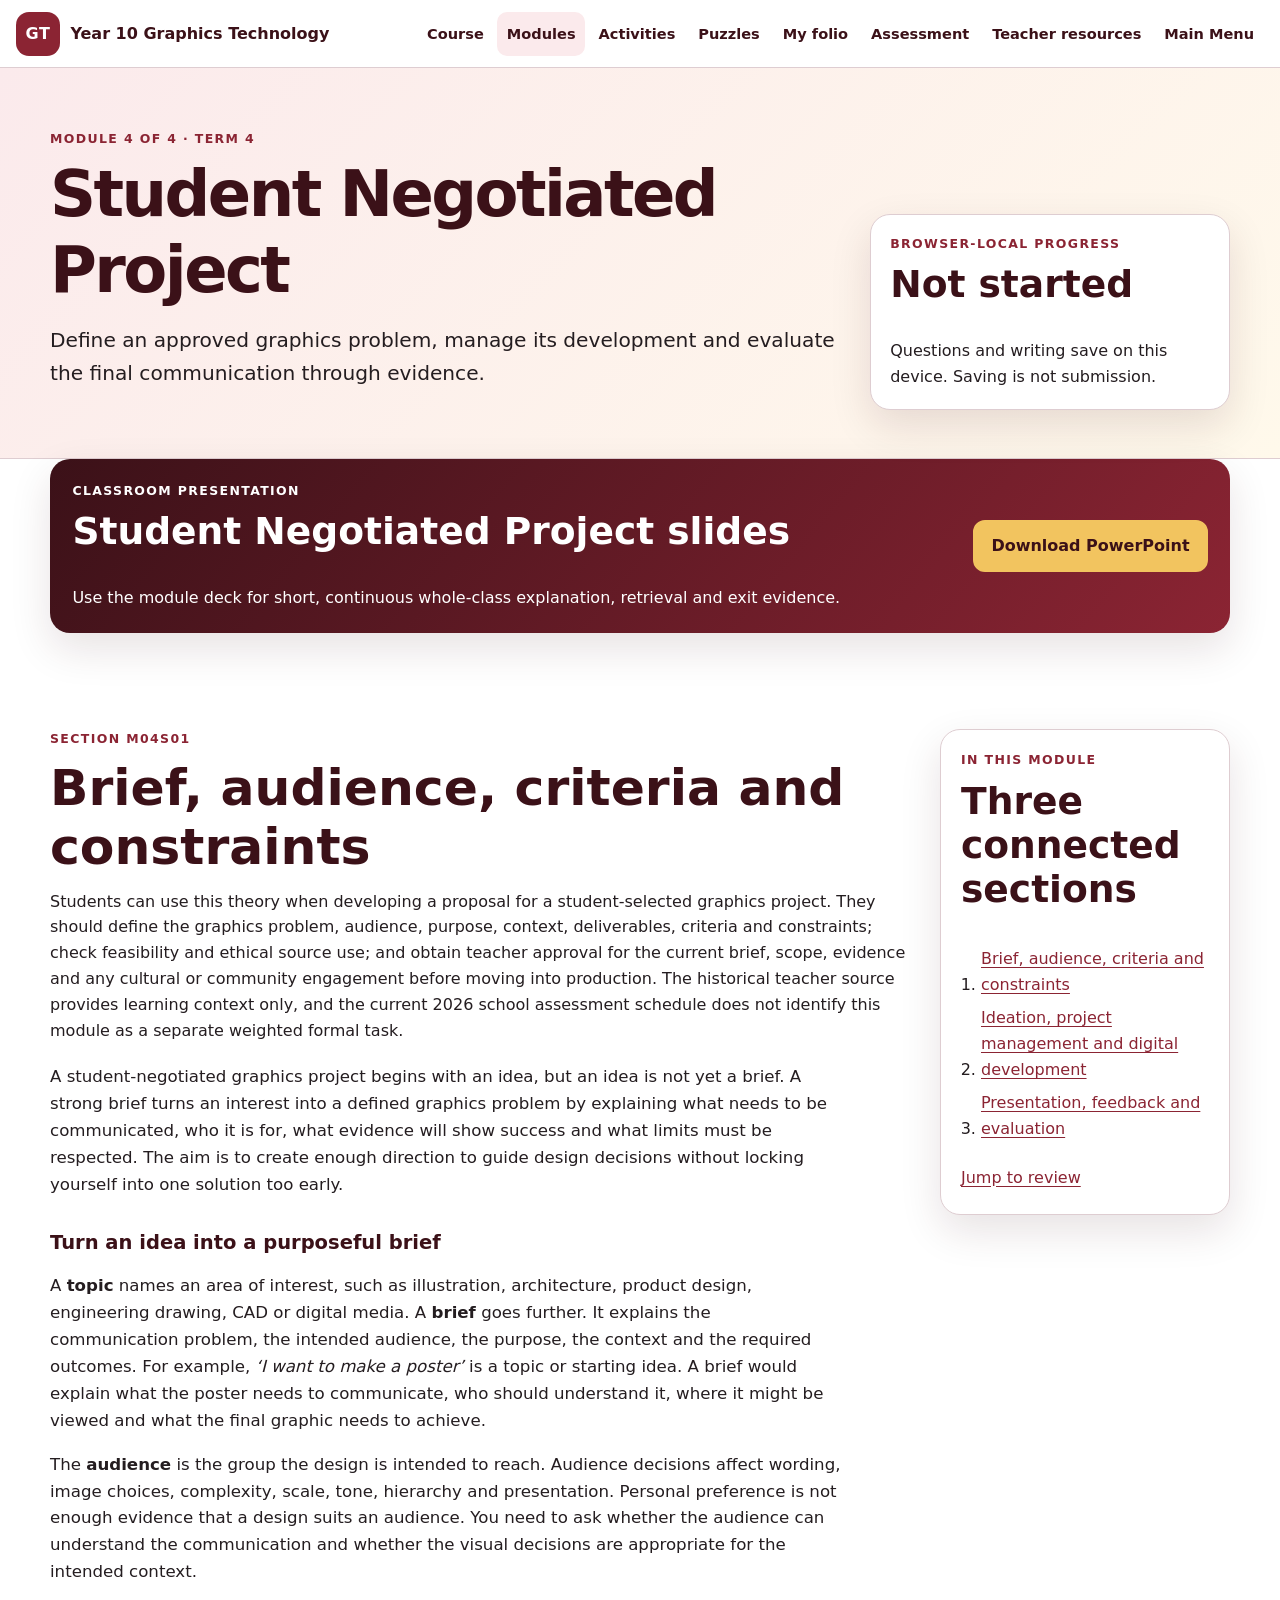
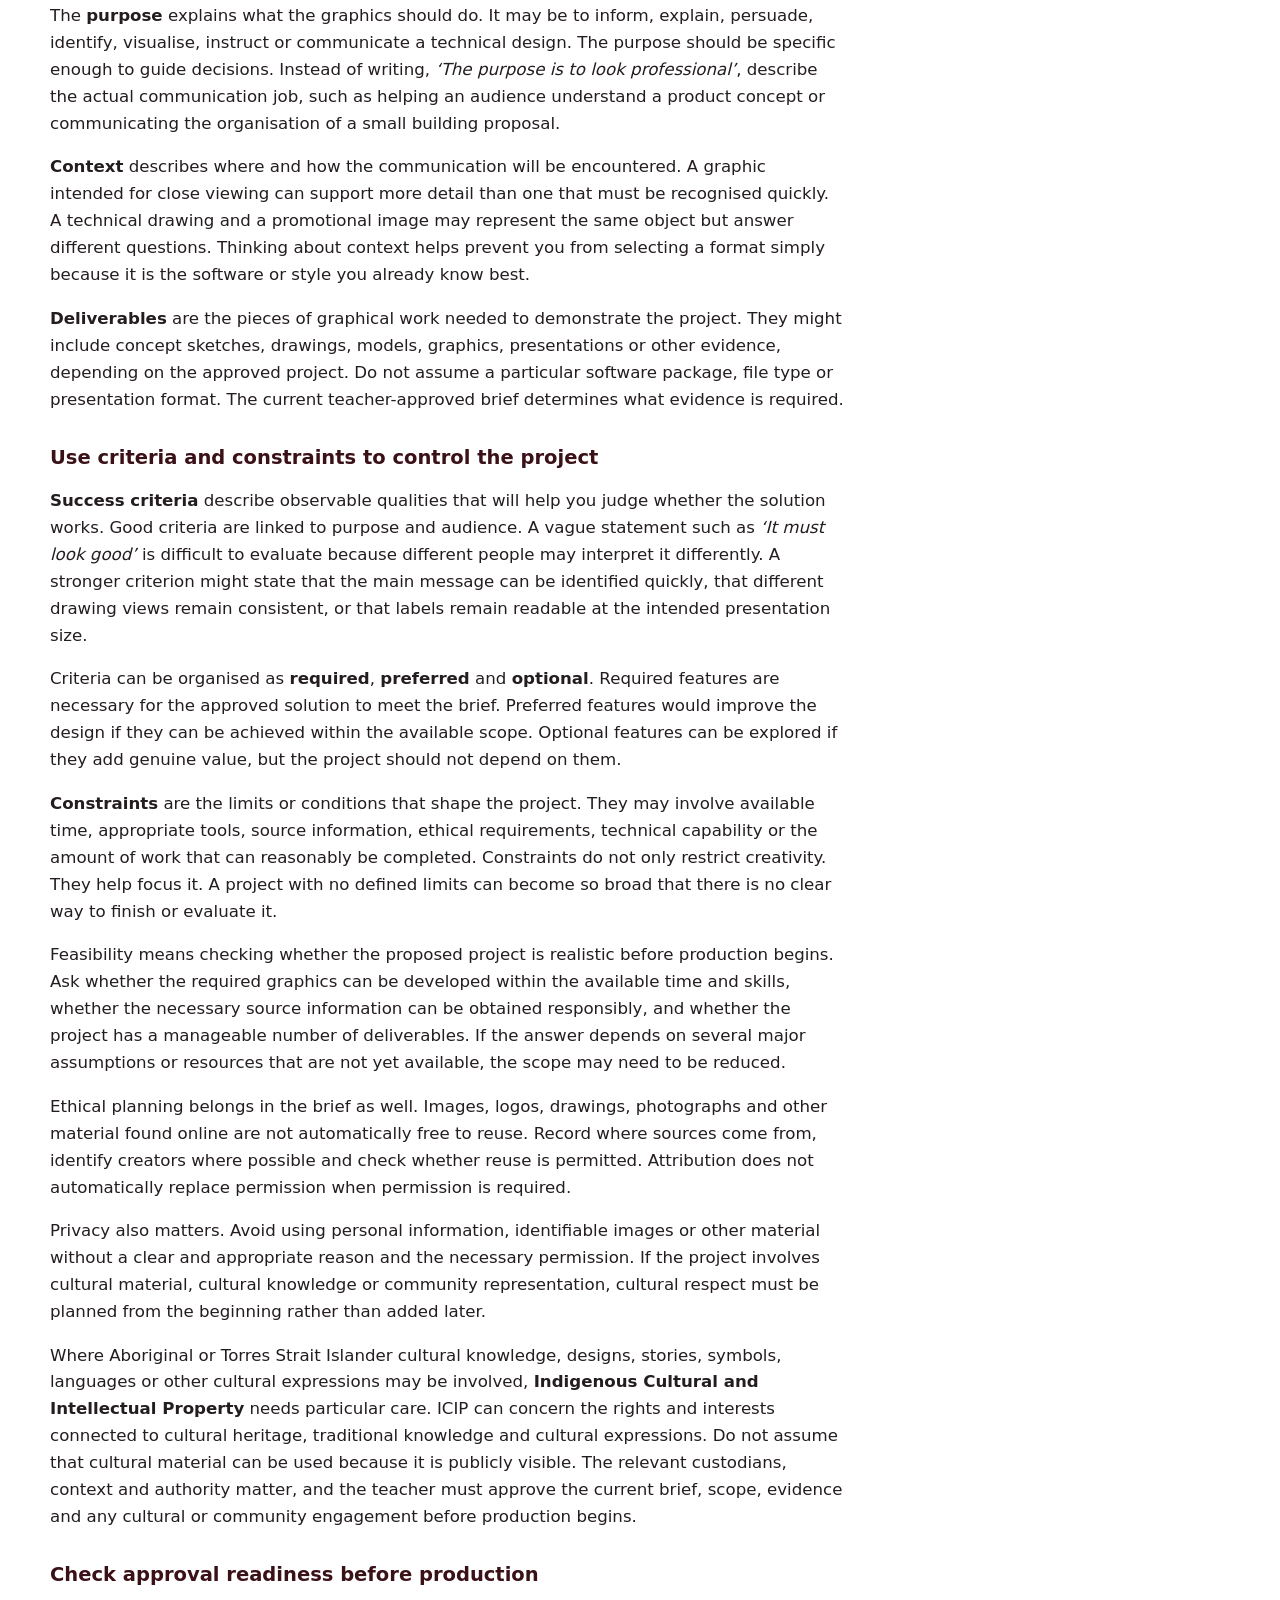
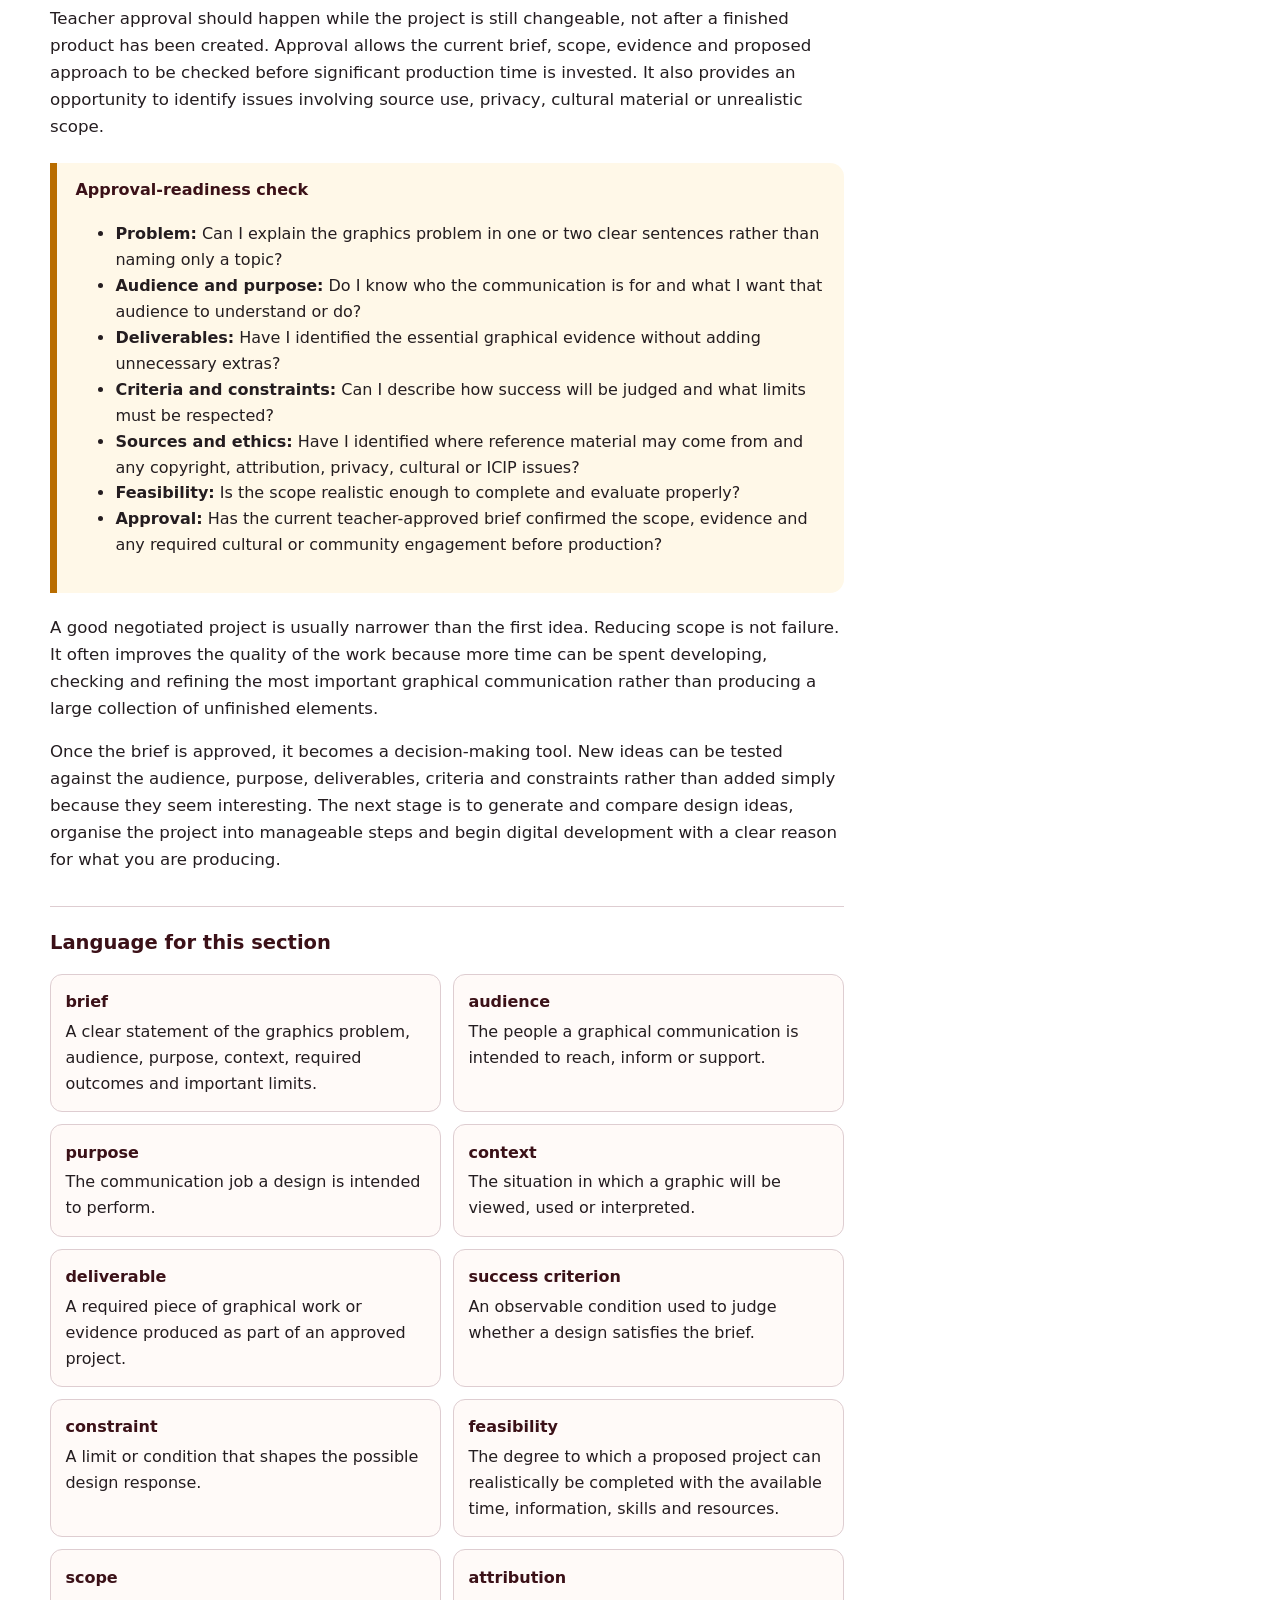
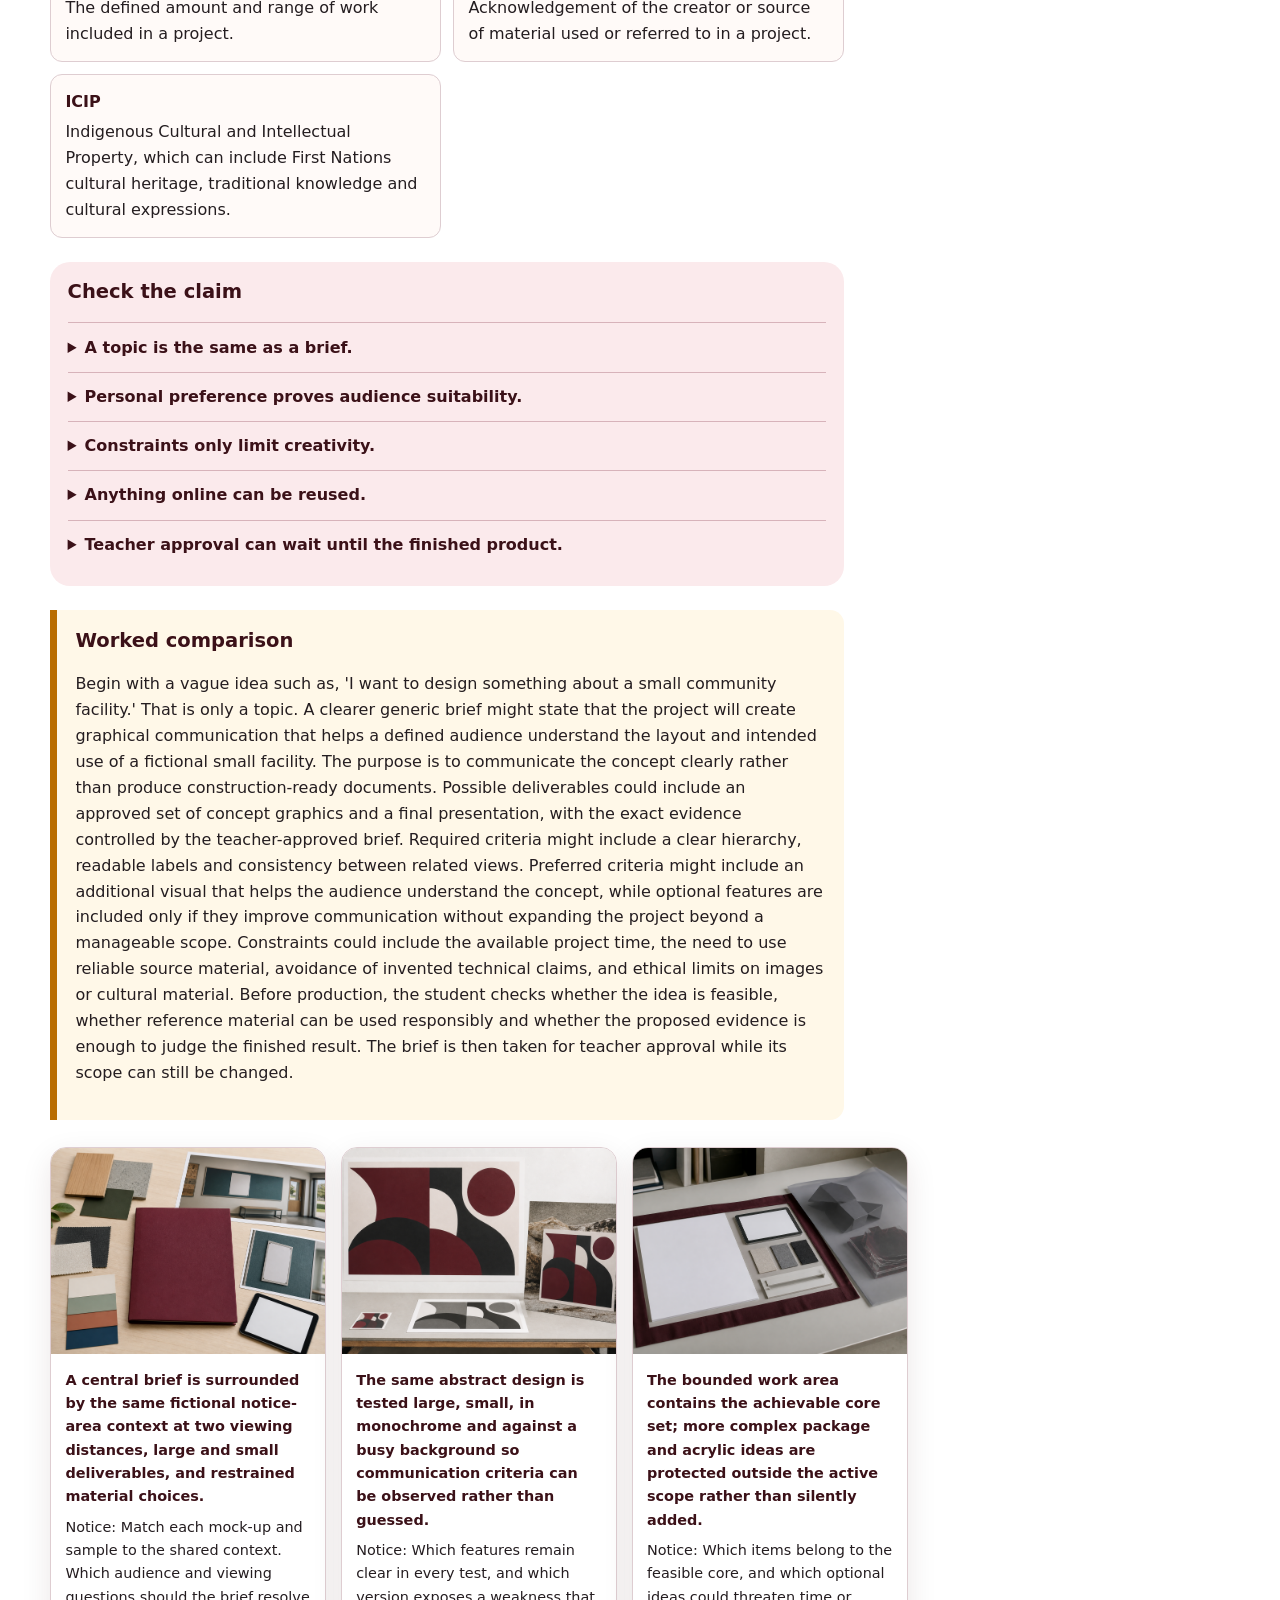
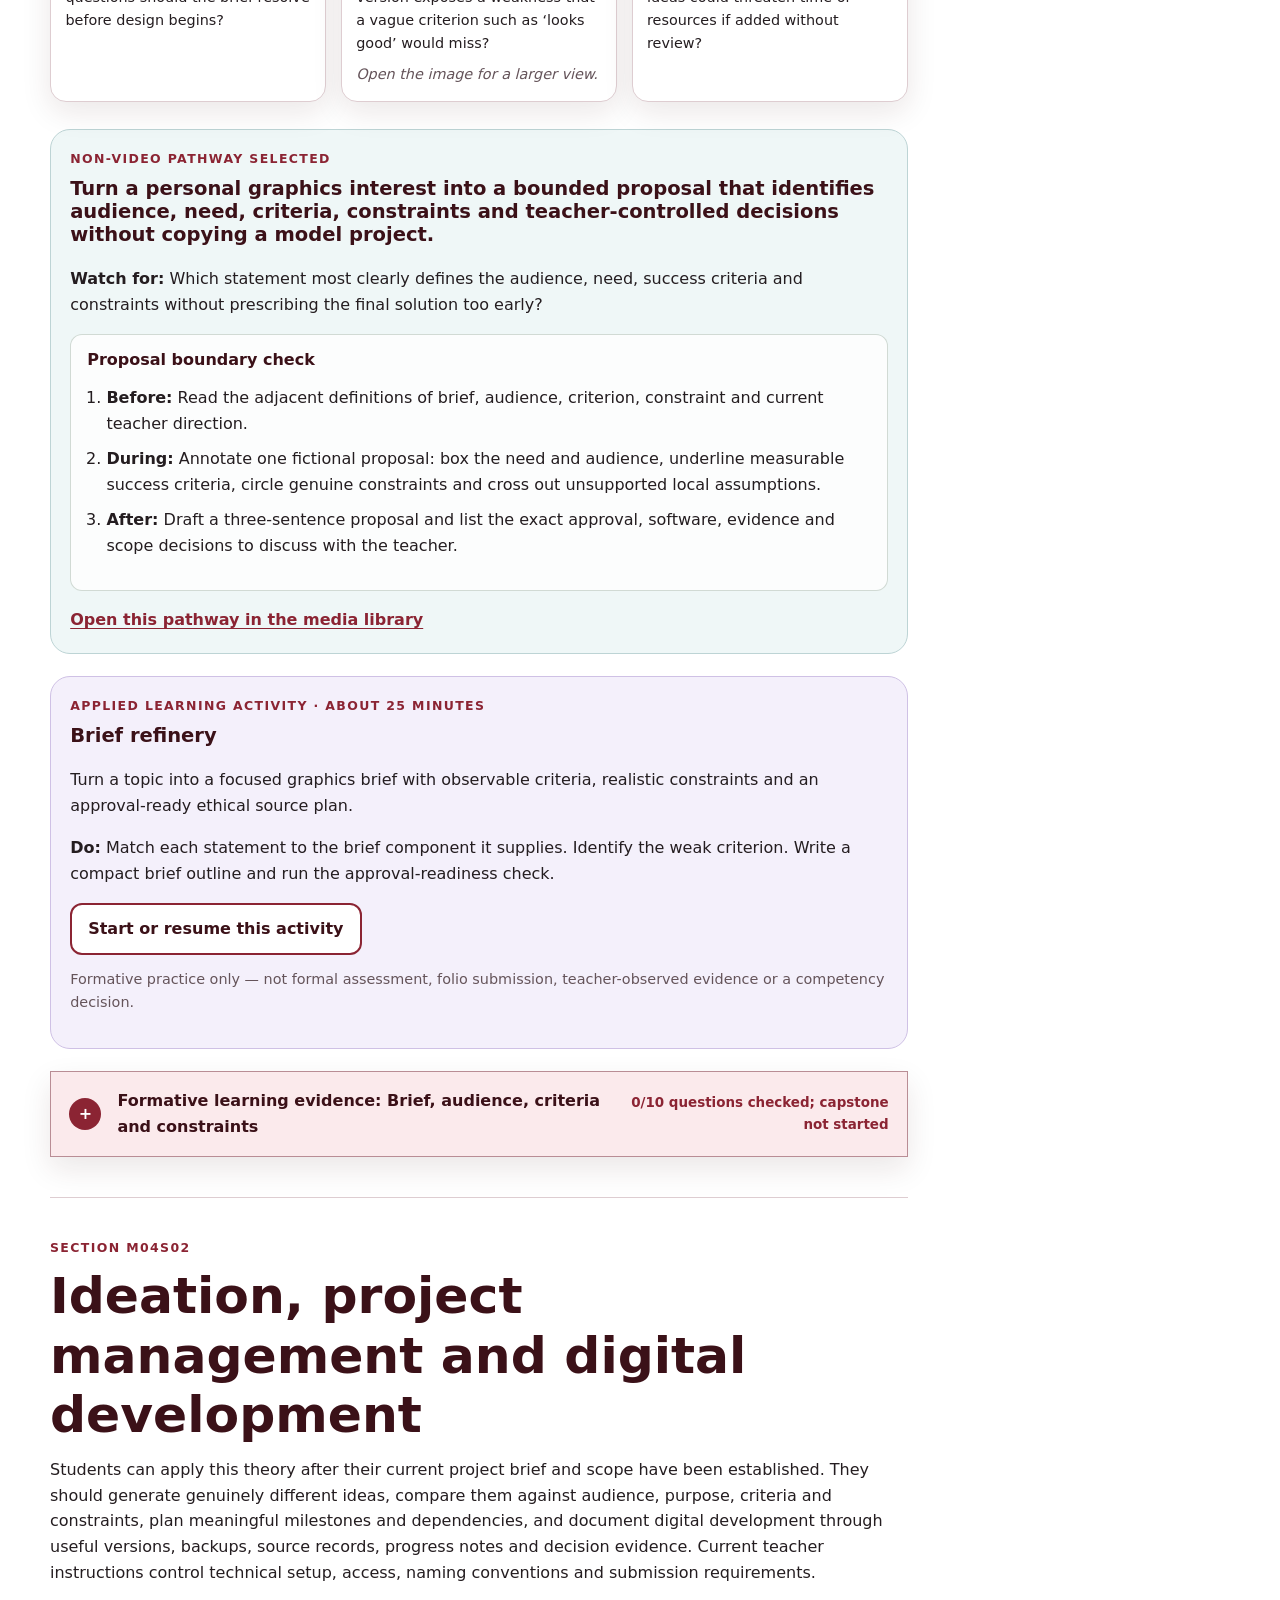
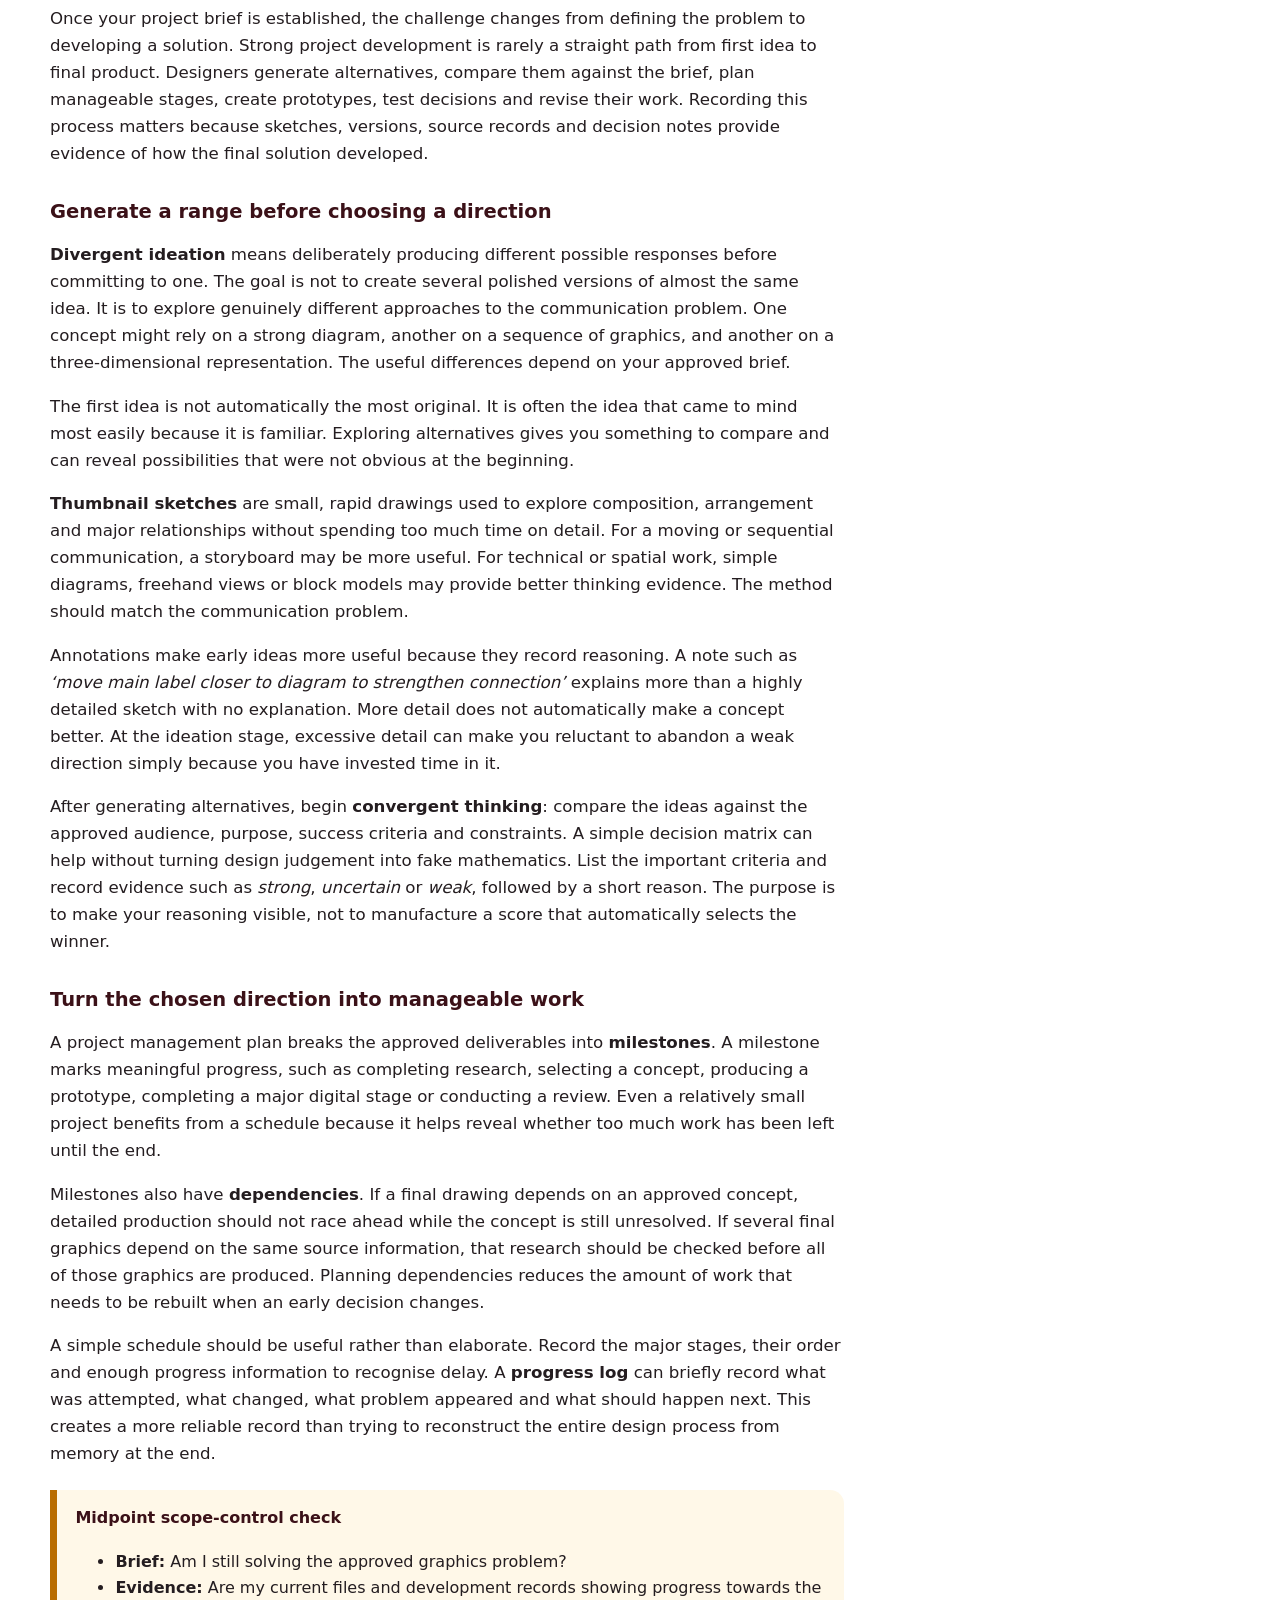
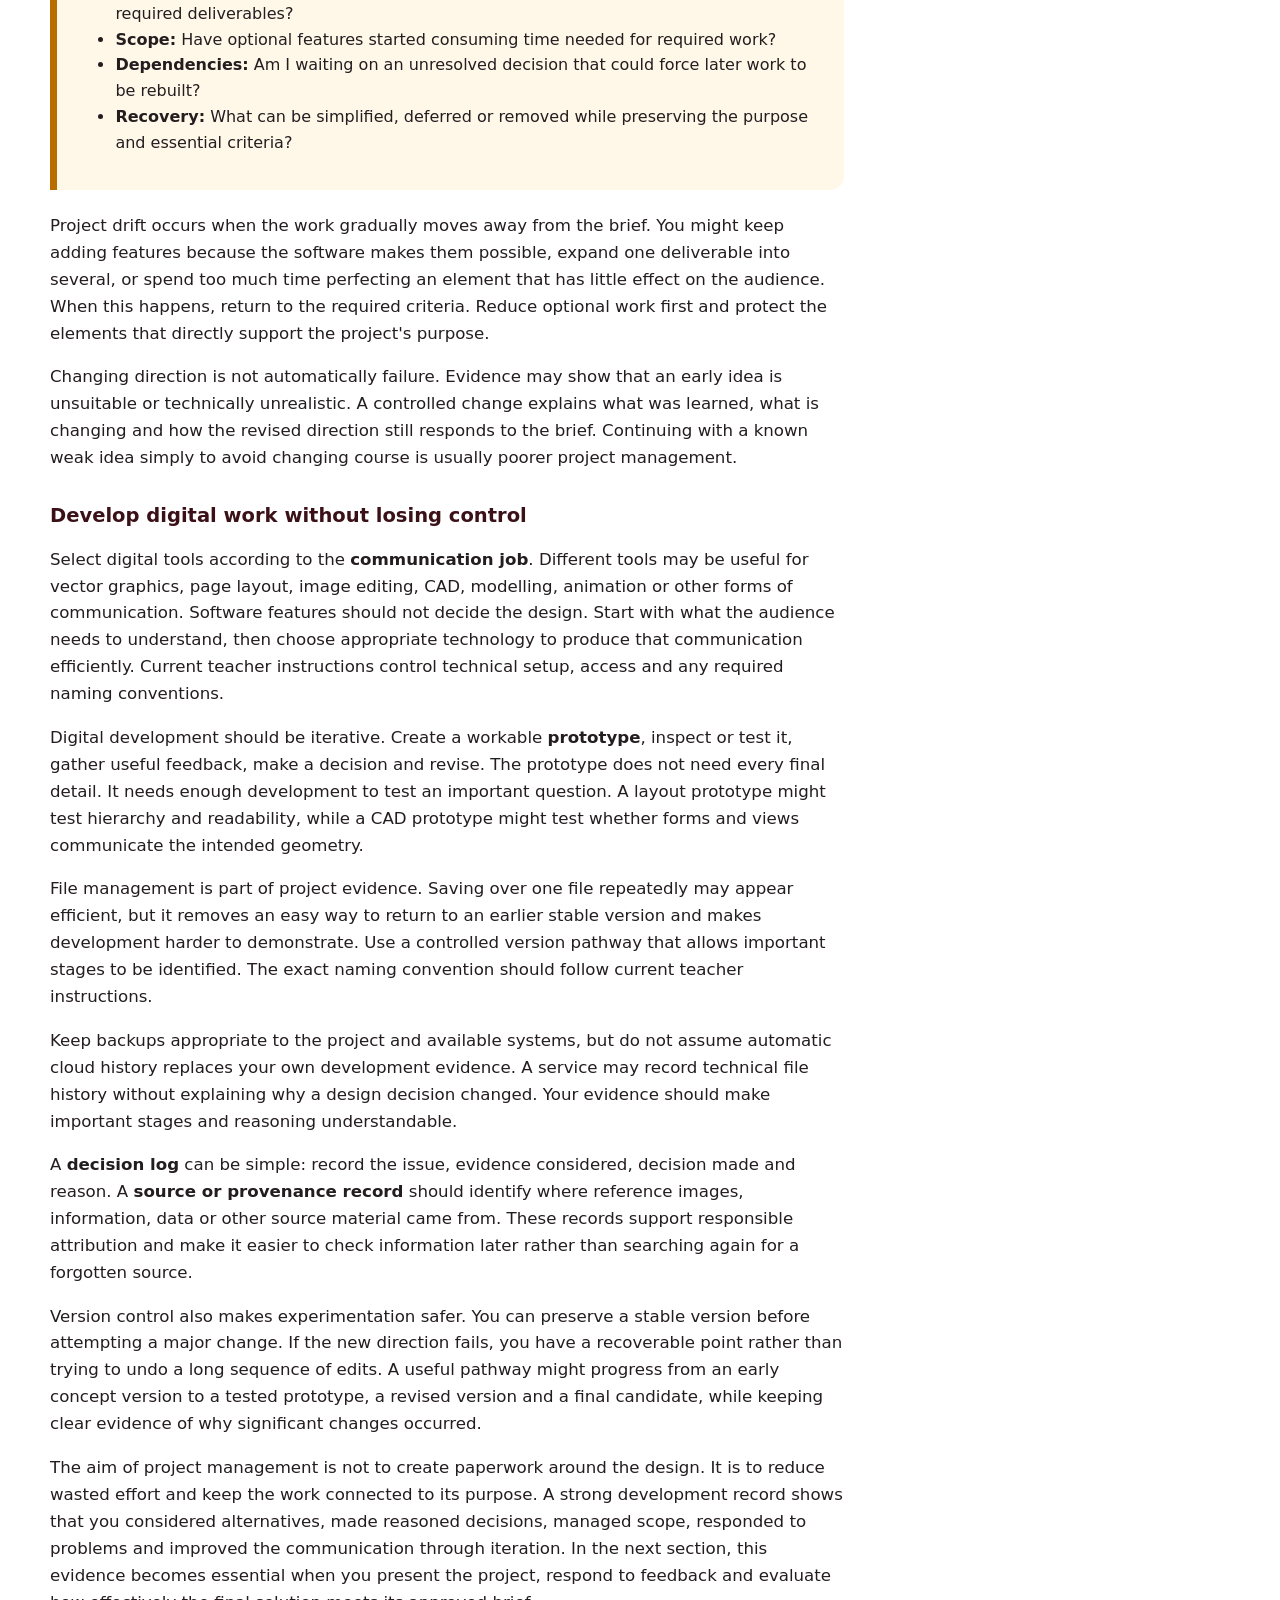
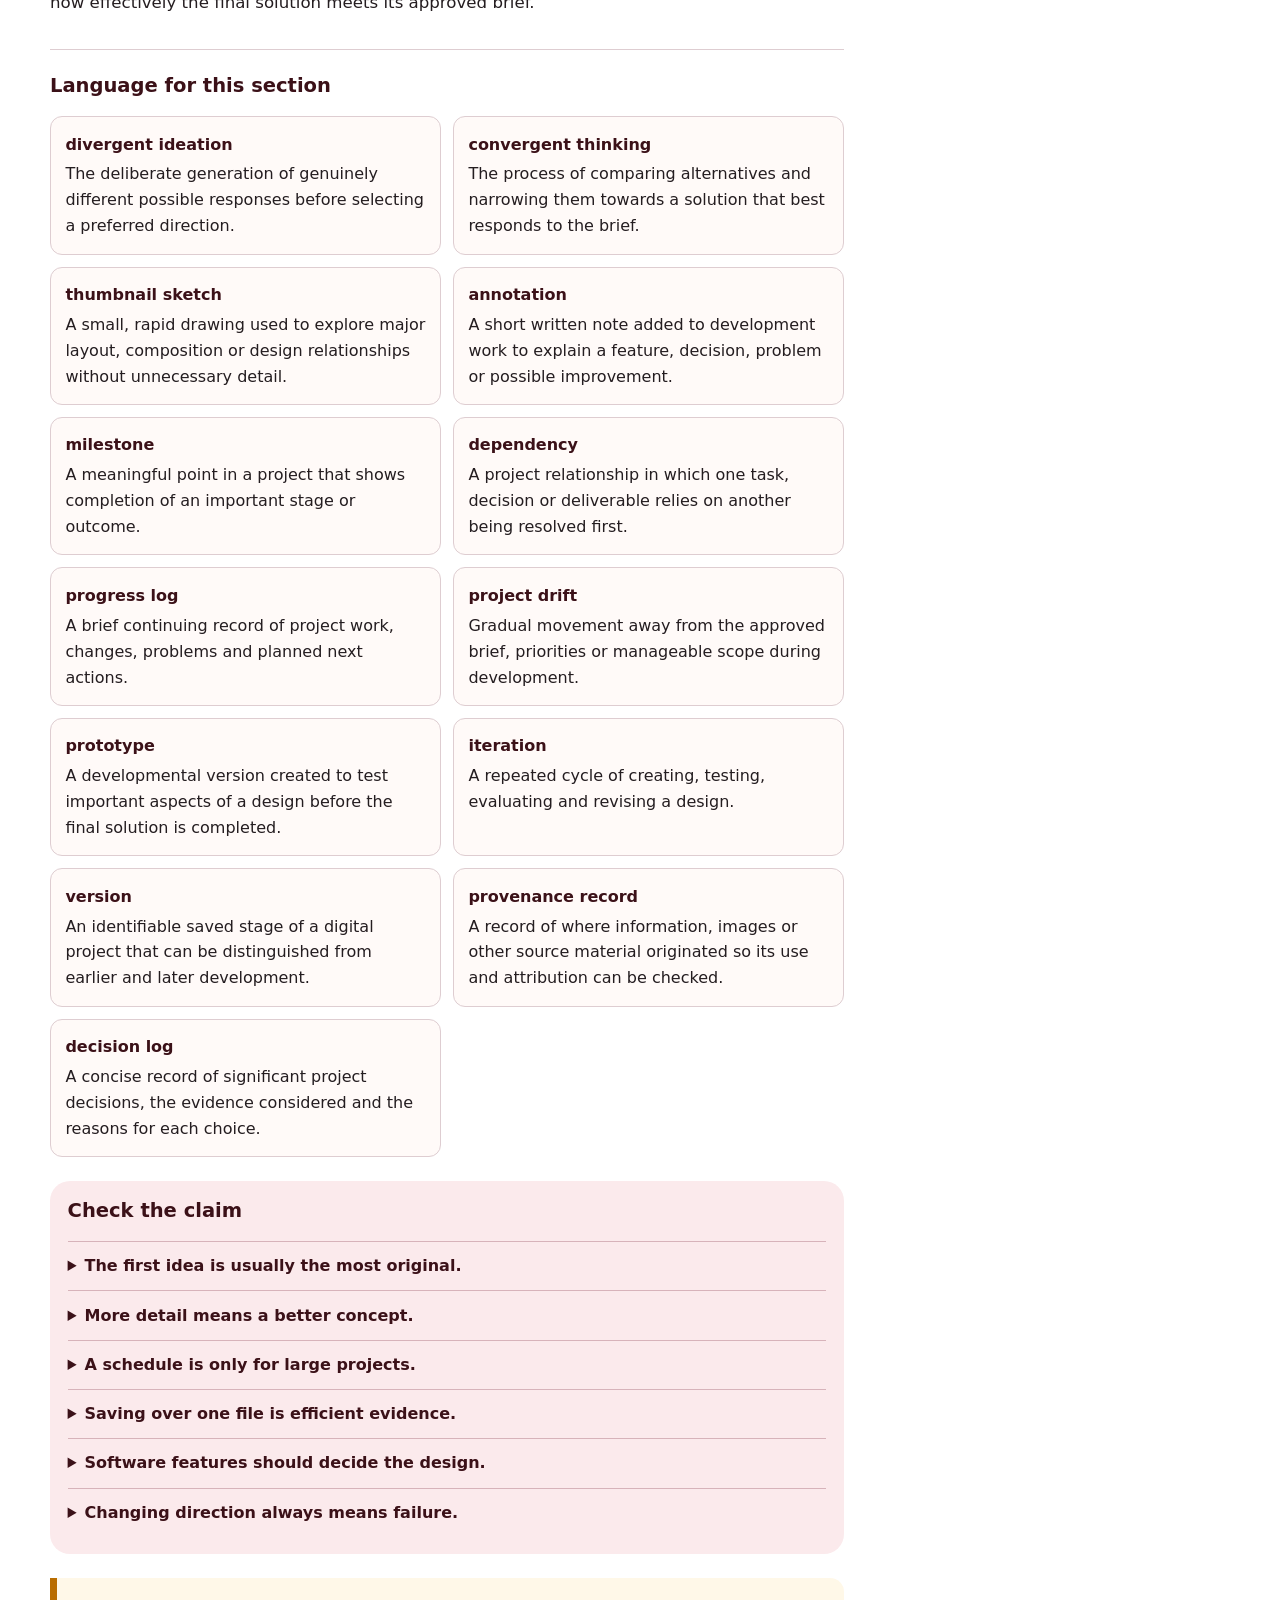
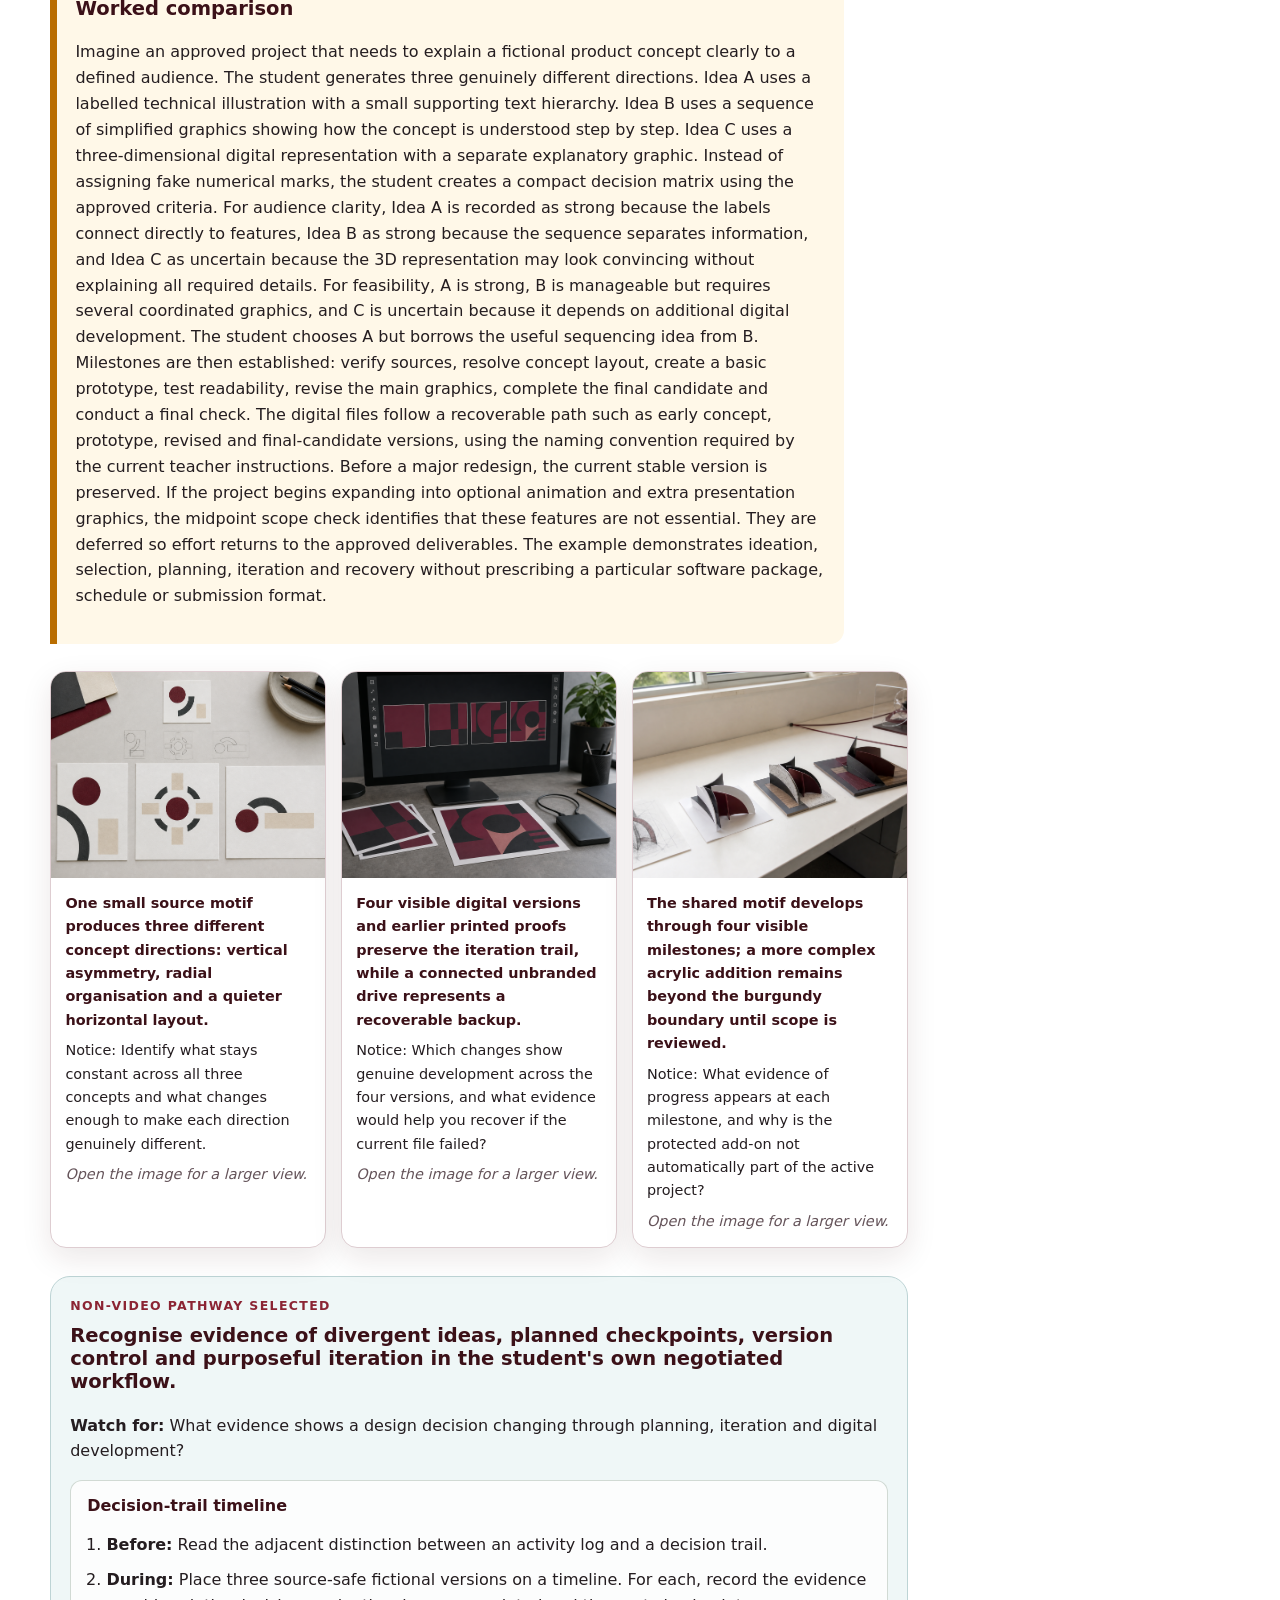
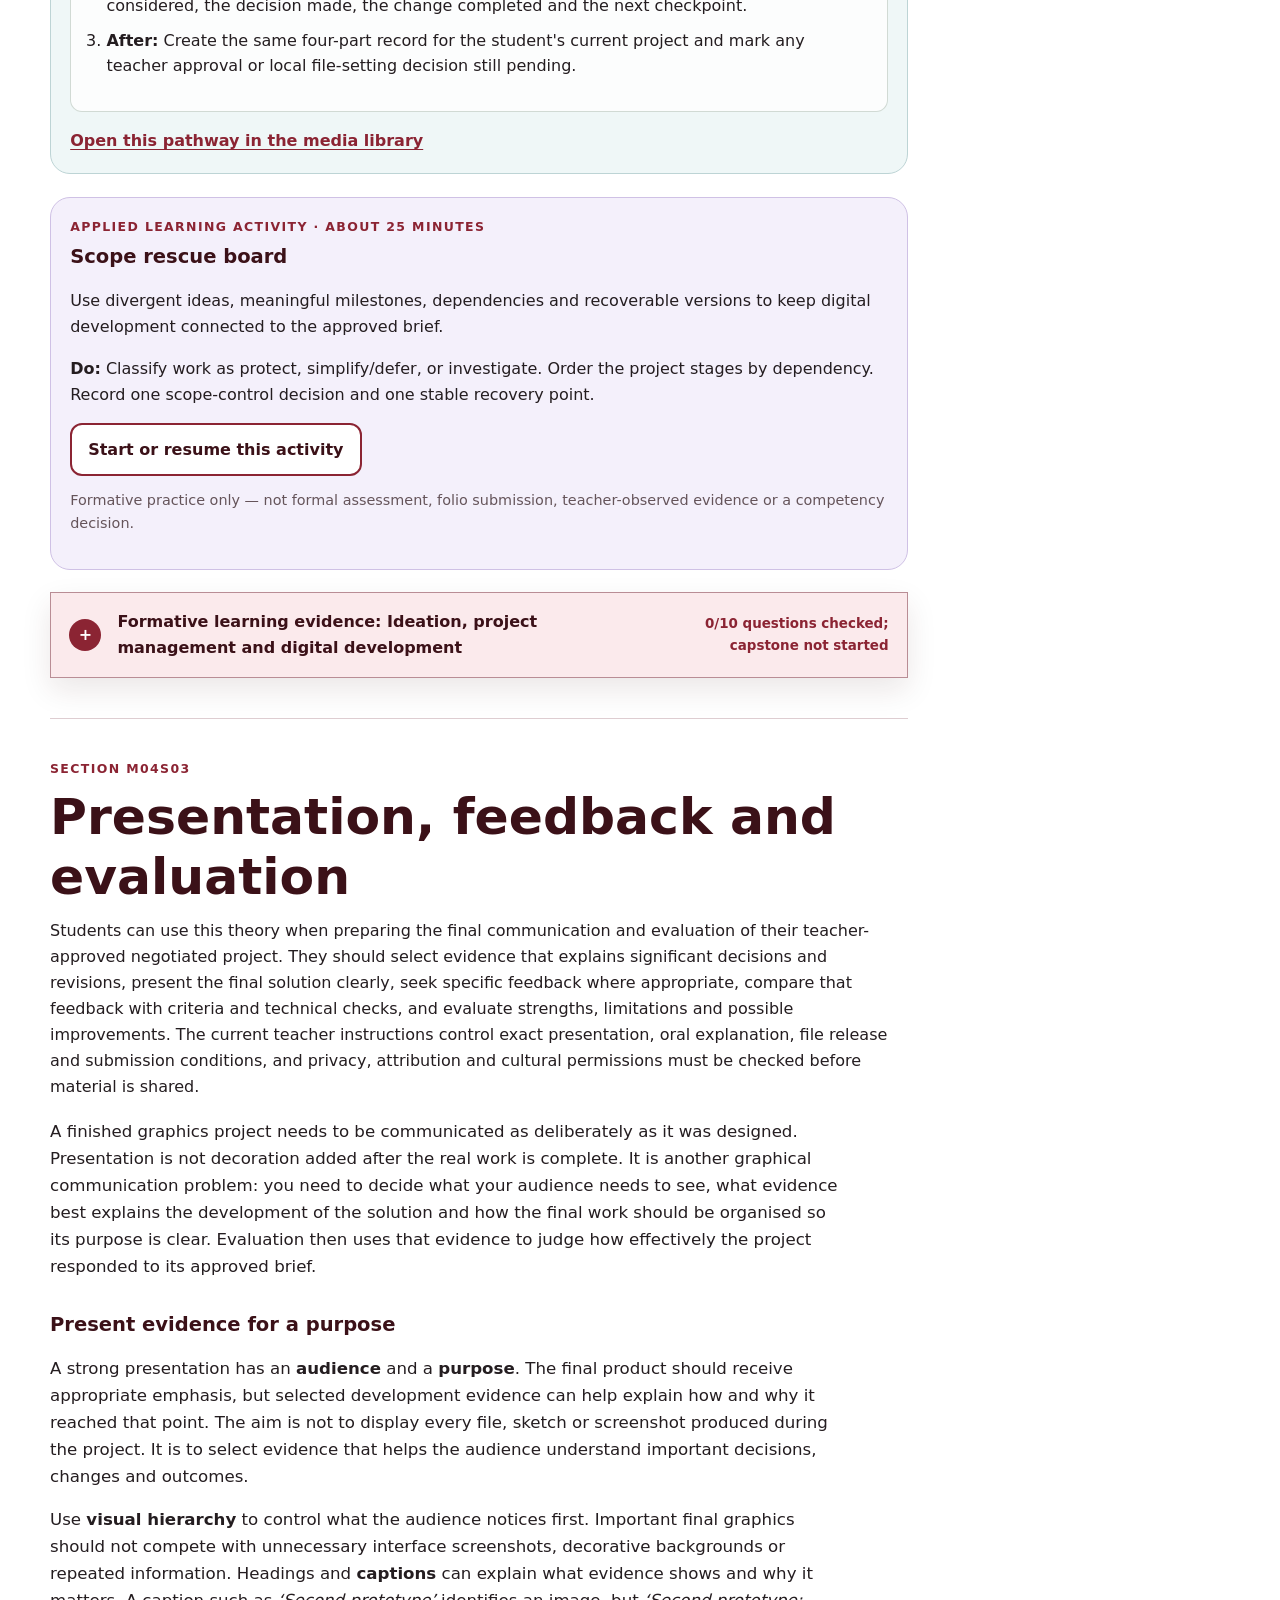
<file: modules/module-04.html>
<!doctype html>
<html lang="en-AU"><head><meta charset="utf-8"><meta name="viewport" content="width=device-width, initial-scale=1"><meta name="description" content="Define an approved graphics problem, manage its development and evaluate the final communication through evidence."><title>Module 4: Student Negotiated Project | Year 10 Graphics Technology</title><link rel="stylesheet" href="../styles.css"><link rel="stylesheet" href="../course-progress.css"></head><body data-course-state="source-grounded-course"><a class="skip-link" href="#main">Skip to content</a><header class="course-family-nav screen-only"><div class="course-family-nav__inner"><a class="course-family-nav__brand" href="../index.html"><span class="course-family-nav__mark" aria-hidden="true">GT</span><span>Year 10 Graphics Technology</span></a><nav class="course-family-nav__links" aria-label="Course navigation"><a href="../index.html">Course</a><a aria-current="page" href="../index.html#modules">Modules</a><a href="../activities.html">Activities</a><a href="../puzzles.html">Puzzles</a><a href="../folio.html">My folio</a><a href="../assessment.html">Assessment</a><a href="../teacher-resources.html">Teacher resources</a><a href="https://stevencowell.github.io/Main-Page/">Main Menu</a></nav></div></header><main id="main"><section class="page-hero module-hero"><div class="wrap module-hero__inner"><div><p class="eyebrow">Module 4 of 4 · Term 4</p><h1>Student Negotiated Project</h1><p class="lede">Define an approved graphics problem, manage its development and evaluate the final communication through evidence.</p></div><aside class="hero-progress"><p class="eyebrow">Browser-local progress</p><h2 data-module-progress="m04">Not started</h2><p>Questions and writing save on this device. Saving is not submission.</p></aside></div></section><section class="module-presentation-strip"><div class="wrap"><article class="presentation-card" id="module-presentation-m04" data-module-presentation><div id="m04-presentation"><p class="eyebrow">Classroom presentation</p><h2>Student Negotiated Project slides</h2><p>Use the module deck for short, continuous whole-class explanation, retrieval and exit evidence.</p></div><a class="button" id="module-presentation-link-m04" data-module-presentation-download href="../assets/presentations/module-04-student-negotiated-project.pptx" download>Download PowerPoint</a></article></div></section><section class="module-learning"><div class="wrap module-layout"><aside class="module-aside card" aria-label="Module map"><p class="eyebrow">In this module</p><h2>Three connected sections</h2><ol><li><a href="#m04s01">Brief, audience, criteria and constraints</a></li><li><a href="#m04s02">Ideation, project management and digital development</a></li><li><a href="#m04s03">Presentation, feedback and evaluation</a></li></ol><a href="#m04-review">Jump to review</a></aside><article class="module-main"><section class="section-unit" id="m04s01" data-section-id="m04s01" data-section-container><header class="section-heading"><p class="eyebrow">Section M04S01</p><h2>Brief, audience, criteria and constraints</h2><p>Students can use this theory when developing a proposal for a student-selected graphics project. They should define the graphics problem, audience, purpose, context, deliverables, criteria and constraints; check feasibility and ethical source use; and obtain teacher approval for the current brief, scope, evidence and any cultural or community engagement before moving into production. The historical teacher source provides learning context only, and the current 2026 school assessment schedule does not identify this module as a separate weighted formal task.</p></header><article class="theory-content" id="m04s01-theory"><p>A student-negotiated graphics project begins with an idea, but an idea is not yet a brief. A strong brief turns an interest into a defined graphics problem by explaining what needs to be communicated, who it is for, what evidence will show success and what limits must be respected. The aim is to create enough direction to guide design decisions without locking yourself into one solution too early.</p><h3 id='m04s01-brief-purpose'>Turn an idea into a purposeful brief</h3><p>A <strong>topic</strong> names an area of interest, such as illustration, architecture, product design, engineering drawing, CAD or digital media. A <strong>brief</strong> goes further. It explains the communication problem, the intended audience, the purpose, the context and the required outcomes. For example, <em>‘I want to make a poster’</em> is a topic or starting idea. A brief would explain what the poster needs to communicate, who should understand it, where it might be viewed and what the final graphic needs to achieve.</p><p>The <strong>audience</strong> is the group the design is intended to reach. Audience decisions affect wording, image choices, complexity, scale, tone, hierarchy and presentation. Personal preference is not enough evidence that a design suits an audience. You need to ask whether the audience can understand the communication and whether the visual decisions are appropriate for the intended context.</p><p>The <strong>purpose</strong> explains what the graphics should do. It may be to inform, explain, persuade, identify, visualise, instruct or communicate a technical design. The purpose should be specific enough to guide decisions. Instead of writing, <em>‘The purpose is to look professional’</em>, describe the actual communication job, such as helping an audience understand a product concept or communicating the organisation of a small building proposal.</p><p><strong>Context</strong> describes where and how the communication will be encountered. A graphic intended for close viewing can support more detail than one that must be recognised quickly. A technical drawing and a promotional image may represent the same object but answer different questions. Thinking about context helps prevent you from selecting a format simply because it is the software or style you already know best.</p><p><strong>Deliverables</strong> are the pieces of graphical work needed to demonstrate the project. They might include concept sketches, drawings, models, graphics, presentations or other evidence, depending on the approved project. Do not assume a particular software package, file type or presentation format. The current teacher-approved brief determines what evidence is required.</p><h3 id='m04s01-criteria-constraints'>Use criteria and constraints to control the project</h3><p><strong>Success criteria</strong> describe observable qualities that will help you judge whether the solution works. Good criteria are linked to purpose and audience. A vague statement such as <em>‘It must look good’</em> is difficult to evaluate because different people may interpret it differently. A stronger criterion might state that the main message can be identified quickly, that different drawing views remain consistent, or that labels remain readable at the intended presentation size.</p><p>Criteria can be organised as <strong>required</strong>, <strong>preferred</strong> and <strong>optional</strong>. Required features are necessary for the approved solution to meet the brief. Preferred features would improve the design if they can be achieved within the available scope. Optional features can be explored if they add genuine value, but the project should not depend on them.</p><p><strong>Constraints</strong> are the limits or conditions that shape the project. They may involve available time, appropriate tools, source information, ethical requirements, technical capability or the amount of work that can reasonably be completed. Constraints do not only restrict creativity. They help focus it. A project with no defined limits can become so broad that there is no clear way to finish or evaluate it.</p><p>Feasibility means checking whether the proposed project is realistic before production begins. Ask whether the required graphics can be developed within the available time and skills, whether the necessary source information can be obtained responsibly, and whether the project has a manageable number of deliverables. If the answer depends on several major assumptions or resources that are not yet available, the scope may need to be reduced.</p><p>Ethical planning belongs in the brief as well. Images, logos, drawings, photographs and other material found online are not automatically free to reuse. Record where sources come from, identify creators where possible and check whether reuse is permitted. Attribution does not automatically replace permission when permission is required.</p><p>Privacy also matters. Avoid using personal information, identifiable images or other material without a clear and appropriate reason and the necessary permission. If the project involves cultural material, cultural knowledge or community representation, cultural respect must be planned from the beginning rather than added later.</p><p>Where Aboriginal or Torres Strait Islander cultural knowledge, designs, stories, symbols, languages or other cultural expressions may be involved, <strong>Indigenous Cultural and Intellectual Property</strong> needs particular care. ICIP can concern the rights and interests connected to cultural heritage, traditional knowledge and cultural expressions. Do not assume that cultural material can be used because it is publicly visible. The relevant custodians, context and authority matter, and the teacher must approve the current brief, scope, evidence and any cultural or community engagement before production begins.</p><h3 id='m04s01-approval-check'>Check approval readiness before production</h3><p>Teacher approval should happen while the project is still changeable, not after a finished product has been created. Approval allows the current brief, scope, evidence and proposed approach to be checked before significant production time is invested. It also provides an opportunity to identify issues involving source use, privacy, cultural material or unrealistic scope.</p><aside><h4>Approval-readiness check</h4><ul><li><strong>Problem:</strong> Can I explain the graphics problem in one or two clear sentences rather than naming only a topic?</li><li><strong>Audience and purpose:</strong> Do I know who the communication is for and what I want that audience to understand or do?</li><li><strong>Deliverables:</strong> Have I identified the essential graphical evidence without adding unnecessary extras?</li><li><strong>Criteria and constraints:</strong> Can I describe how success will be judged and what limits must be respected?</li><li><strong>Sources and ethics:</strong> Have I identified where reference material may come from and any copyright, attribution, privacy, cultural or ICIP issues?</li><li><strong>Feasibility:</strong> Is the scope realistic enough to complete and evaluate properly?</li><li><strong>Approval:</strong> Has the current teacher-approved brief confirmed the scope, evidence and any required cultural or community engagement before production?</li></ul></aside><p>A good negotiated project is usually narrower than the first idea. Reducing scope is not failure. It often improves the quality of the work because more time can be spent developing, checking and refining the most important graphical communication rather than producing a large collection of unfinished elements.</p><p>Once the brief is approved, it becomes a decision-making tool. New ideas can be tested against the audience, purpose, deliverables, criteria and constraints rather than added simply because they seem interesting. The next stage is to generate and compare design ideas, organise the project into manageable steps and begin digital development with a clear reason for what you are producing.</p><section class="theory-support"><h3>Language for this section</h3><dl class="vocabulary-grid"><div><dt>brief</dt><dd>A clear statement of the graphics problem, audience, purpose, context, required outcomes and important limits.</dd></div><div><dt>audience</dt><dd>The people a graphical communication is intended to reach, inform or support.</dd></div><div><dt>purpose</dt><dd>The communication job a design is intended to perform.</dd></div><div><dt>context</dt><dd>The situation in which a graphic will be viewed, used or interpreted.</dd></div><div><dt>deliverable</dt><dd>A required piece of graphical work or evidence produced as part of an approved project.</dd></div><div><dt>success criterion</dt><dd>An observable condition used to judge whether a design satisfies the brief.</dd></div><div><dt>constraint</dt><dd>A limit or condition that shapes the possible design response.</dd></div><div><dt>feasibility</dt><dd>The degree to which a proposed project can realistically be completed with the available time, information, skills and resources.</dd></div><div><dt>scope</dt><dd>The defined amount and range of work included in a project.</dd></div><div><dt>attribution</dt><dd>Acknowledgement of the creator or source of material used or referred to in a project.</dd></div><div><dt>ICIP</dt><dd>Indigenous Cultural and Intellectual Property, which can include First Nations cultural heritage, traditional knowledge and cultural expressions.</dd></div></dl></section><aside class="misconception-panel"><h3>Check the claim</h3><details><summary>A topic is the same as a brief.</summary><p>A topic only identifies an area of interest. A brief defines the communication problem, audience, purpose, context, deliverables, criteria and constraints.</p></details><details><summary>Personal preference proves audience suitability.</summary><p>Liking a design yourself does not show that it communicates effectively for the intended audience. Audience suitability needs evidence linked to readability, understanding, context and purpose.</p></details><details><summary>Constraints only limit creativity.</summary><p>Constraints can focus creative effort by defining what matters, preventing uncontrolled scope and helping designers compare realistic solutions.</p></details><details><summary>Anything online can be reused.</summary><p>Public availability does not automatically provide permission to copy or reuse material. Source, creator, rights, licence, attribution and cultural considerations need to be checked.</p></details><details><summary>Teacher approval can wait until the finished product.</summary><p>The brief, scope, evidence and any cultural or community engagement need teacher approval before production so problems can be identified while the project is still practical to change.</p></details></aside><aside class="worked-example"><h3>Worked comparison</h3><p>Begin with a vague idea such as, &#39;I want to design something about a small community facility.&#39; That is only a topic. A clearer generic brief might state that the project will create graphical communication that helps a defined audience understand the layout and intended use of a fictional small facility. The purpose is to communicate the concept clearly rather than produce construction-ready documents. Possible deliverables could include an approved set of concept graphics and a final presentation, with the exact evidence controlled by the teacher-approved brief. Required criteria might include a clear hierarchy, readable labels and consistency between related views. Preferred criteria might include an additional visual that helps the audience understand the concept, while optional features are included only if they improve communication without expanding the project beyond a manageable scope. Constraints could include the available project time, the need to use reliable source material, avoidance of invented technical claims, and ethical limits on images or cultural material. Before production, the student checks whether the idea is feasible, whether reference material can be used responsibly and whether the proposed evidence is enough to judge the finished result. The brief is then taken for teacher approval while its scope can still be changed.</p></aside></article><div class="visual-gallery" id="m04s01-visual" aria-label="Purposeful visuals for m04s01"><figure class="teaching-visual"><a href="../assets/images/m04s01-brief-audience-workspace.png" target="_blank" rel="noopener"><img src="../assets/images/m04s01-brief-audience-workspace.png" alt="Burgundy project folder on a design table with two photographs of a blank community notice area, a blank small tablet and coordinated material and colour samples." loading="lazy"></a><figcaption><strong>A central brief is surrounded by the same fictional notice-area context at two viewing distances, large and small deliverables, and restrained material choices.</strong><span>Notice: Match each mock-up and sample to the shared context. Which audience and viewing questions should the brief resolve before design begins?</span></figcaption></figure><figure class="teaching-visual"><a href="../assets/images/m04s01-observable-criteria-test.png" target="_blank" rel="noopener"><img src="../assets/images/m04s01-observable-criteria-test.png" alt="Same burgundy and charcoal abstract graphic shown as a large wall proof, small paper proof, monochrome print and print against a busy stone background." loading="lazy"></a><figcaption><strong>The same abstract design is tested large, small, in monochrome and against a busy background so communication criteria can be observed rather than guessed.</strong><span>Notice: Which features remain clear in every test, and which version exposes a weakness that a vague criterion such as ‘looks good’ would miss?</span><em>Open the image for a larger view.</em></figcaption></figure><figure class="teaching-visual"><a href="../assets/images/m04s01-scope-feasibility-review.png" target="_blank" rel="noopener"><img src="../assets/images/m04s01-scope-feasibility-review.png" alt="Blank print, tablet mock-up, three material swatches and a simple mount inside a burgundy table boundary, with complex folded and acrylic objects under a translucent sheet outside it." loading="lazy"></a><figcaption><strong>The bounded work area contains the achievable core set; more complex package and acrylic ideas are protected outside the active scope rather than silently added.</strong><span>Notice: Which items belong to the feasible core, and which optional ideas could threaten time or resources if added without review?</span></figcaption></figure></div><aside class="media-pathway is-exception" id="m04s01-media"><p class="eyebrow">Non-video pathway selected</p><h3>Turn a personal graphics interest into a bounded proposal that identifies audience, need, criteria, constraints and teacher-controlled decisions without copying a model project.</h3><p><strong>Watch for:</strong> Which statement most clearly defines the audience, need, success criteria and constraints without prescribing the final solution too early?</p><section class="equivalent-path" aria-label="Complete non-video pathway"><h4>Proposal boundary check</h4><ol><li><strong>Before:</strong> Read the adjacent definitions of brief, audience, criterion, constraint and current teacher direction.</li><li><strong>During:</strong> Annotate one fictional proposal: box the need and audience, underline measurable success criteria, circle genuine constraints and cross out unsupported local assumptions.</li><li><strong>After:</strong> Draft a three-sentence proposal and list the exact approval, software, evidence and scope decisions to discuss with the teacher.</li></ol></section><p class="media-return"><a href="../videos.html#media-m04s01">Open this pathway in the media library</a></p></aside><article class="activity-bridge"><p class="eyebrow">Applied Learning Activity · about 25 minutes</p><h3>Brief refinery</h3><p>Turn a topic into a focused graphics brief with observable criteria, realistic constraints and an approval-ready ethical source plan.</p><p><strong>Do:</strong> Match each statement to the brief component it supplies. Identify the weak criterion. Write a compact brief outline and run the approval-readiness check.</p><a class="button secondary" href="../activities.html#ala-m04s01-brief-refinery-v1">Start or resume this activity</a><p class="fine">Formative practice only — not formal assessment, folio submission, teacher-observed evidence or a competency decision.</p></article><span class="learning-end-marker" id="m04s01-learning-end" aria-hidden="true"></span><details class="section-learning learning-package" id="m04s01-check" data-section-id="m04s01" data-storage-key="tas:year10-graphics:v1:section:m04s01"><summary id="m04s01-package-summary"><span>Formative learning evidence: Brief, audience, criteria and constraints</span><strong data-package-summary>Not started</strong></summary><div class="slot-body"><p class="boundary-note"><strong>Practice, not submission.</strong> Your responses stay in this browser unless you export them.</p><a class="resume-package-anchor screen-only" id="m04s01-resume" href="#m04s01-long-response" data-resume-package>Resume this package</a><fieldset class="mcq" id="m04s01-q01" data-question-id="m04s01-q01"><legend><span>1</span>Why is a topic not yet a complete design brief?</legend><p class="hint">Hint: Look for the information that turns an interest area into a defined communication problem.</p><label><input type="radio" name="m04s01-q01" value="a"> <span>A topic names an area, while a brief defines the problem, audience, purpose, context, outcomes and limits.</span></label><label><input type="radio" name="m04s01-q01" value="b"> <span>A topic always contains more detail than a brief.</span></label><label><input type="radio" name="m04s01-q01" value="c"> <span>A brief is only the final project title.</span></label><div class="question-actions screen-only"><button type="button" class="button small" data-check-question>Check this response</button><a href="#m04s01-brief-purpose">Return to the explanation</a></div><p class="question-feedback" role="status" aria-live="polite" data-question-feedback></p></fieldset><fieldset class="mcq" id="m04s01-q02" data-question-id="m04s01-q02"><legend><span>2</span>Which statement best connects audience, purpose and context?</legend><p class="hint">Hint: Consider who will view the work, what it must communicate and where it will be interpreted.</p><label><input type="radio" name="m04s01-q02" value="a"> <span>They guide communication decisions such as hierarchy, detail and presentation.</span></label><label><input type="radio" name="m04s01-q02" value="b"> <span>They are interchangeable words for the software used.</span></label><label><input type="radio" name="m04s01-q02" value="c"> <span>They matter only after the final graphic is complete.</span></label><div class="question-actions screen-only"><button type="button" class="button small" data-check-question>Check this response</button><a href="#m04s01-brief-purpose">Return to the explanation</a></div><p class="question-feedback" role="status" aria-live="polite" data-question-feedback></p></fieldset><fieldset class="mcq" id="m04s01-q03" data-question-id="m04s01-q03"><legend><span>3</span>What is a deliverable in a negotiated graphics project?</legend><p class="hint">Hint: Separate a required piece of work from a general aspiration.</p><label><input type="radio" name="m04s01-q03" value="a"> <span>A required graphical output or evidence named in the approved brief.</span></label><label><input type="radio" name="m04s01-q03" value="b"> <span>Any extra feature added because there is spare time.</span></label><label><input type="radio" name="m04s01-q03" value="c"> <span>A numerical mark invented by the student.</span></label><div class="question-actions screen-only"><button type="button" class="button small" data-check-question>Check this response</button><a href="#m04s01-brief-purpose">Return to the explanation</a></div><p class="question-feedback" role="status" aria-live="polite" data-question-feedback></p></fieldset><fieldset class="mcq" id="m04s01-q04" data-question-id="m04s01-q04"><legend><span>4</span>Which statement is the strongest success criterion?</legend><p class="hint">Hint: A useful criterion should be observable when the result is reviewed.</p><label><input type="radio" name="m04s01-q04" value="a"> <span>The final design will be awesome.</span></label><label><input type="radio" name="m04s01-q04" value="b"> <span>The intended audience can identify the main message from the final graphic hierarchy.</span></label><label><input type="radio" name="m04s01-q04" value="c"> <span>The student will use every available software effect.</span></label><div class="question-actions screen-only"><button type="button" class="button small" data-check-question>Check this response</button><a href="#m04s01-criteria-constraints">Return to the explanation</a></div><p class="question-feedback" role="status" aria-live="polite" data-question-feedback></p></fieldset><fieldset class="mcq" id="m04s01-q05" data-question-id="m04s01-q05"><legend><span>5</span>How can constraints support creativity?</legend><p class="hint">Hint: A useful limit can focus effort rather than simply block ideas.</p><label><input type="radio" name="m04s01-q05" value="a"> <span>They identify priorities and help compare realistic responses within a manageable scope.</span></label><label><input type="radio" name="m04s01-q05" value="b"> <span>They force every student to produce the same design.</span></label><label><input type="radio" name="m04s01-q05" value="c"> <span>They remove the need to generate alternatives.</span></label><div class="question-actions screen-only"><button type="button" class="button small" data-check-question>Check this response</button><a href="#m04s01-criteria-constraints">Return to the explanation</a></div><p class="question-feedback" role="status" aria-live="polite" data-question-feedback></p></fieldset><fieldset class="mcq" id="m04s01-q06" data-question-id="m04s01-q06"><legend><span>6</span>What does a feasibility check ask?</legend><p class="hint">Hint: Consider whether the proposal can be completed with the available conditions.</p><label><input type="radio" name="m04s01-q06" value="a"> <span>Whether the project is realistic for the available time, information, skills and resources.</span></label><label><input type="radio" name="m04s01-q06" value="b"> <span>Whether the project uses the largest possible number of outputs.</span></label><label><input type="radio" name="m04s01-q06" value="c"> <span>Whether technical values can be guessed when they are missing.</span></label><div class="question-actions screen-only"><button type="button" class="button small" data-check-question>Check this response</button><a href="#m04s01-criteria-constraints">Return to the explanation</a></div><p class="question-feedback" role="status" aria-live="polite" data-question-feedback></p></fieldset><fieldset class="mcq" id="m04s01-q07" data-question-id="m04s01-q07"><legend><span>7</span>Why should required, preferred and optional features be distinguished?</legend><p class="hint">Hint: Think about protecting the core outcome when time or evidence is limited.</p><label><input type="radio" name="m04s01-q07" value="a"> <span>So essential work remains clear and optional additions do not cause uncontrolled scope.</span></label><label><input type="radio" name="m04s01-q07" value="b"> <span>So optional features can replace every required deliverable.</span></label><label><input type="radio" name="m04s01-q07" value="c"> <span>So the project never needs teacher review.</span></label><div class="question-actions screen-only"><button type="button" class="button small" data-check-question>Check this response</button><a href="#m04s01-criteria-constraints">Return to the explanation</a></div><p class="question-feedback" role="status" aria-live="polite" data-question-feedback></p></fieldset><fieldset class="mcq" id="m04s01-q08" data-question-id="m04s01-q08"><legend><span>8</span>What should a student assume about an image found online?</legend><p class="hint">Hint: Public availability and reuse permission are different things.</p><label><input type="radio" name="m04s01-q08" value="a"> <span>It can be copied if the creator is difficult to identify.</span></label><label><input type="radio" name="m04s01-q08" value="b"> <span>Its source, creator, rights, licence and attribution needs must be checked.</span></label><label><input type="radio" name="m04s01-q08" value="c"> <span>It becomes original after one colour is changed.</span></label><div class="question-actions screen-only"><button type="button" class="button small" data-check-question>Check this response</button><a href="#m04s01-approval-check">Return to the explanation</a></div><p class="question-feedback" role="status" aria-live="polite" data-question-feedback></p></fieldset><fieldset class="mcq" id="m04s01-q09" data-question-id="m04s01-q09"><legend><span>9</span>What is required if a proposal may involve First Nations cultural material?</legend><p class="hint">Hint: Good intentions do not create cultural authority.</p><label><input type="radio" name="m04s01-q09" value="a"> <span>Proceed if the material is used respectfully in the student’s opinion.</span></label><label><input type="radio" name="m04s01-q09" value="b"> <span>Pause and obtain current teacher approval and appropriate cultural or community guidance before production.</span></label><label><input type="radio" name="m04s01-q09" value="c"> <span>Remove attribution so the material is less identifiable.</span></label><div class="question-actions screen-only"><button type="button" class="button small" data-check-question>Check this response</button><a href="#m04s01-approval-check">Return to the explanation</a></div><p class="question-feedback" role="status" aria-live="polite" data-question-feedback></p></fieldset><fieldset class="mcq" id="m04s01-q10" data-question-id="m04s01-q10"><legend><span>10</span>When should the brief, scope and proposed evidence be taken for teacher approval?</legend><p class="hint">Hint: Approval is most useful while change is still practical.</p><label><input type="radio" name="m04s01-q10" value="a"> <span>Before production begins, after feasibility and source checks have shaped the proposal.</span></label><label><input type="radio" name="m04s01-q10" value="b"> <span>Only after every final output has been completed.</span></label><label><input type="radio" name="m04s01-q10" value="c"> <span>Only if the student decides the project is important enough for review.</span></label><div class="question-actions screen-only"><button type="button" class="button small" data-check-question>Check this response</button><a href="#m04s01-approval-check">Return to the explanation</a></div><p class="question-feedback" role="status" aria-live="polite" data-question-feedback></p></fieldset><section class="capstone"><p class="eyebrow">Higher-order capstone · apply</p><h3>Apply the section framework to turn a selected graphics topic direction into a proposal-ready brief, then justify why its scope is feasible and ready for teacher review rather than production.</h3><ol><li>Define the graphics problem, intended audience, purpose and context without inventing a current teacher requirement.</li><li>Identify proposed deliverables and separate required, preferred and optional features for teacher approval.</li><li>Write observable success criteria and explain the constraints that keep the project feasible.</li><li>Audit sources, attribution, privacy and any cultural or community considerations, then identify what still requires teacher confirmation before production.</li></ol><label for="m04s01-long-response"><strong>Your response</strong></label><textarea id="m04s01-long-response" rows="10" data-long-response placeholder="Plan, justify and revise your response here."></textarea><details><summary>Success criteria and planning help</summary><ul><li>Produces a coherent brief whose audience, purpose, deliverables, criteria and constraints work together.</li><li>Makes an evidence-based feasibility and approval judgement without inventing assessment, software, resource or submission conditions.</li></ul><p>Use the order: problem, audience/purpose, deliverables, priorities, criteria, constraints, source checks and approval needs.</p></details></section><p class="save-status" id="m04s01-save-status" role="status" aria-live="polite" data-save-status></p><div class="package-actions screen-only"><button type="button" class="button secondary" data-export-package>Export this package</button><button type="button" class="button secondary" data-print-package>Print this package</button><button type="button" class="button quiet" data-reset-package>Reset only this package</button></div></div></details></section><section class="section-unit" id="m04s02" data-section-id="m04s02" data-section-container><header class="section-heading"><p class="eyebrow">Section M04S02</p><h2>Ideation, project management and digital development</h2><p>Students can apply this theory after their current project brief and scope have been established. They should generate genuinely different ideas, compare them against audience, purpose, criteria and constraints, plan meaningful milestones and dependencies, and document digital development through useful versions, backups, source records, progress notes and decision evidence. Current teacher instructions control technical setup, access, naming conventions and submission requirements.</p></header><article class="theory-content" id="m04s02-theory"><p>Once your project brief is established, the challenge changes from defining the problem to developing a solution. Strong project development is rarely a straight path from first idea to final product. Designers generate alternatives, compare them against the brief, plan manageable stages, create prototypes, test decisions and revise their work. Recording this process matters because sketches, versions, source records and decision notes provide evidence of how the final solution developed.</p><h3 id='m04s02-idea-range'>Generate a range before choosing a direction</h3><p><strong>Divergent ideation</strong> means deliberately producing different possible responses before committing to one. The goal is not to create several polished versions of almost the same idea. It is to explore genuinely different approaches to the communication problem. One concept might rely on a strong diagram, another on a sequence of graphics, and another on a three-dimensional representation. The useful differences depend on your approved brief.</p><p>The first idea is not automatically the most original. It is often the idea that came to mind most easily because it is familiar. Exploring alternatives gives you something to compare and can reveal possibilities that were not obvious at the beginning.</p><p><strong>Thumbnail sketches</strong> are small, rapid drawings used to explore composition, arrangement and major relationships without spending too much time on detail. For a moving or sequential communication, a storyboard may be more useful. For technical or spatial work, simple diagrams, freehand views or block models may provide better thinking evidence. The method should match the communication problem.</p><p>Annotations make early ideas more useful because they record reasoning. A note such as <em>‘move main label closer to diagram to strengthen connection’</em> explains more than a highly detailed sketch with no explanation. More detail does not automatically make a concept better. At the ideation stage, excessive detail can make you reluctant to abandon a weak direction simply because you have invested time in it.</p><p>After generating alternatives, begin <strong>convergent thinking</strong>: compare the ideas against the approved audience, purpose, success criteria and constraints. A simple decision matrix can help without turning design judgement into fake mathematics. List the important criteria and record evidence such as <em>strong</em>, <em>uncertain</em> or <em>weak</em>, followed by a short reason. The purpose is to make your reasoning visible, not to manufacture a score that automatically selects the winner.</p><h3 id='m04s02-project-control'>Turn the chosen direction into manageable work</h3><p>A project management plan breaks the approved deliverables into <strong>milestones</strong>. A milestone marks meaningful progress, such as completing research, selecting a concept, producing a prototype, completing a major digital stage or conducting a review. Even a relatively small project benefits from a schedule because it helps reveal whether too much work has been left until the end.</p><p>Milestones also have <strong>dependencies</strong>. If a final drawing depends on an approved concept, detailed production should not race ahead while the concept is still unresolved. If several final graphics depend on the same source information, that research should be checked before all of those graphics are produced. Planning dependencies reduces the amount of work that needs to be rebuilt when an early decision changes.</p><p>A simple schedule should be useful rather than elaborate. Record the major stages, their order and enough progress information to recognise delay. A <strong>progress log</strong> can briefly record what was attempted, what changed, what problem appeared and what should happen next. This creates a more reliable record than trying to reconstruct the entire design process from memory at the end.</p><aside><h4>Midpoint scope-control check</h4><ul><li><strong>Brief:</strong> Am I still solving the approved graphics problem?</li><li><strong>Evidence:</strong> Are my current files and development records showing progress towards the required deliverables?</li><li><strong>Scope:</strong> Have optional features started consuming time needed for required work?</li><li><strong>Dependencies:</strong> Am I waiting on an unresolved decision that could force later work to be rebuilt?</li><li><strong>Recovery:</strong> What can be simplified, deferred or removed while preserving the purpose and essential criteria?</li></ul></aside><p>Project drift occurs when the work gradually moves away from the brief. You might keep adding features because the software makes them possible, expand one deliverable into several, or spend too much time perfecting an element that has little effect on the audience. When this happens, return to the required criteria. Reduce optional work first and protect the elements that directly support the project's purpose.</p><p>Changing direction is not automatically failure. Evidence may show that an early idea is unsuitable or technically unrealistic. A controlled change explains what was learned, what is changing and how the revised direction still responds to the brief. Continuing with a known weak idea simply to avoid changing course is usually poorer project management.</p><h3 id='m04s02-digital-development'>Develop digital work without losing control</h3><p>Select digital tools according to the <strong>communication job</strong>. Different tools may be useful for vector graphics, page layout, image editing, CAD, modelling, animation or other forms of communication. Software features should not decide the design. Start with what the audience needs to understand, then choose appropriate technology to produce that communication efficiently. Current teacher instructions control technical setup, access and any required naming conventions.</p><p>Digital development should be iterative. Create a workable <strong>prototype</strong>, inspect or test it, gather useful feedback, make a decision and revise. The prototype does not need every final detail. It needs enough development to test an important question. A layout prototype might test hierarchy and readability, while a CAD prototype might test whether forms and views communicate the intended geometry.</p><p>File management is part of project evidence. Saving over one file repeatedly may appear efficient, but it removes an easy way to return to an earlier stable version and makes development harder to demonstrate. Use a controlled version pathway that allows important stages to be identified. The exact naming convention should follow current teacher instructions.</p><p>Keep backups appropriate to the project and available systems, but do not assume automatic cloud history replaces your own development evidence. A service may record technical file history without explaining why a design decision changed. Your evidence should make important stages and reasoning understandable.</p><p>A <strong>decision log</strong> can be simple: record the issue, evidence considered, decision made and reason. A <strong>source or provenance record</strong> should identify where reference images, information, data or other source material came from. These records support responsible attribution and make it easier to check information later rather than searching again for a forgotten source.</p><p>Version control also makes experimentation safer. You can preserve a stable version before attempting a major change. If the new direction fails, you have a recoverable point rather than trying to undo a long sequence of edits. A useful pathway might progress from an early concept version to a tested prototype, a revised version and a final candidate, while keeping clear evidence of why significant changes occurred.</p><p>The aim of project management is not to create paperwork around the design. It is to reduce wasted effort and keep the work connected to its purpose. A strong development record shows that you considered alternatives, made reasoned decisions, managed scope, responded to problems and improved the communication through iteration. In the next section, this evidence becomes essential when you present the project, respond to feedback and evaluate how effectively the final solution meets its approved brief.</p><section class="theory-support"><h3>Language for this section</h3><dl class="vocabulary-grid"><div><dt>divergent ideation</dt><dd>The deliberate generation of genuinely different possible responses before selecting a preferred direction.</dd></div><div><dt>convergent thinking</dt><dd>The process of comparing alternatives and narrowing them towards a solution that best responds to the brief.</dd></div><div><dt>thumbnail sketch</dt><dd>A small, rapid drawing used to explore major layout, composition or design relationships without unnecessary detail.</dd></div><div><dt>annotation</dt><dd>A short written note added to development work to explain a feature, decision, problem or possible improvement.</dd></div><div><dt>milestone</dt><dd>A meaningful point in a project that shows completion of an important stage or outcome.</dd></div><div><dt>dependency</dt><dd>A project relationship in which one task, decision or deliverable relies on another being resolved first.</dd></div><div><dt>progress log</dt><dd>A brief continuing record of project work, changes, problems and planned next actions.</dd></div><div><dt>project drift</dt><dd>Gradual movement away from the approved brief, priorities or manageable scope during development.</dd></div><div><dt>prototype</dt><dd>A developmental version created to test important aspects of a design before the final solution is completed.</dd></div><div><dt>iteration</dt><dd>A repeated cycle of creating, testing, evaluating and revising a design.</dd></div><div><dt>version</dt><dd>An identifiable saved stage of a digital project that can be distinguished from earlier and later development.</dd></div><div><dt>provenance record</dt><dd>A record of where information, images or other source material originated so its use and attribution can be checked.</dd></div><div><dt>decision log</dt><dd>A concise record of significant project decisions, the evidence considered and the reasons for each choice.</dd></div></dl></section><aside class="misconception-panel"><h3>Check the claim</h3><details><summary>The first idea is usually the most original.</summary><p>The first idea is often based on familiar solutions. Generating genuinely different alternatives creates opportunities to discover stronger or less obvious responses.</p></details><details><summary>More detail means a better concept.</summary><p>Early concepts need enough information to communicate and test the idea. Excessive detail can waste time and make students reluctant to replace a weak direction.</p></details><details><summary>A schedule is only for large projects.</summary><p>Even a small project benefits from identifying milestones, dependencies and progress because this helps prevent important work being left until the end.</p></details><details><summary>Saving over one file is efficient evidence.</summary><p>Repeatedly replacing one file can remove useful recovery points and make development difficult to demonstrate. Controlled versions provide clearer evidence and safer experimentation.</p></details><details><summary>Software features should decide the design.</summary><p>The audience, purpose, criteria and communication job should guide the design. Software is selected and used to support those decisions rather than determine them.</p></details><details><summary>Changing direction always means failure.</summary><p>A reasoned change can show effective design thinking when evidence reveals a weakness or better solution. The important issue is whether the revised direction remains controlled by the approved brief.</p></details></aside><aside class="worked-example"><h3>Worked comparison</h3><p>Imagine an approved project that needs to explain a fictional product concept clearly to a defined audience. The student generates three genuinely different directions. Idea A uses a labelled technical illustration with a small supporting text hierarchy. Idea B uses a sequence of simplified graphics showing how the concept is understood step by step. Idea C uses a three-dimensional digital representation with a separate explanatory graphic. Instead of assigning fake numerical marks, the student creates a compact decision matrix using the approved criteria. For audience clarity, Idea A is recorded as strong because the labels connect directly to features, Idea B as strong because the sequence separates information, and Idea C as uncertain because the 3D representation may look convincing without explaining all required details. For feasibility, A is strong, B is manageable but requires several coordinated graphics, and C is uncertain because it depends on additional digital development. The student chooses A but borrows the useful sequencing idea from B. Milestones are then established: verify sources, resolve concept layout, create a basic prototype, test readability, revise the main graphics, complete the final candidate and conduct a final check. The digital files follow a recoverable path such as early concept, prototype, revised and final-candidate versions, using the naming convention required by the current teacher instructions. Before a major redesign, the current stable version is preserved. If the project begins expanding into optional animation and extra presentation graphics, the midpoint scope check identifies that these features are not essential. They are deferred so effort returns to the approved deliverables. The example demonstrates ideation, selection, planning, iteration and recovery without prescribing a particular software package, schedule or submission format.</p></aside></article><div class="visual-gallery" id="m04s02-visual" aria-label="Purposeful visuals for m04s02"><figure class="teaching-visual"><a href="../assets/images/m04s02-concept-branching.png" target="_blank" rel="noopener"><img src="../assets/images/m04s02-concept-branching.png" alt="Small source tile with a burgundy circle, charcoal arc and cream rectangle above three large paper proofs using those elements in vertical, radial and horizontal arrangements." loading="lazy"></a><figcaption><strong>One small source motif produces three different concept directions: vertical asymmetry, radial organisation and a quieter horizontal layout.</strong><span>Notice: Identify what stays constant across all three concepts and what changes enough to make each direction genuinely different.</span><em>Open the image for a larger view.</em></figcaption></figure><figure class="teaching-visual"><a href="../assets/images/m04s02-iteration-versioning-workspace.png" target="_blank" rel="noopener"><img src="../assets/images/m04s02-iteration-versioning-workspace.png" alt="Design monitor with four icon-only previews of an abstract graphic developing over time, printed earlier versions on the desk and a connected unbranded external drive." loading="lazy"></a><figcaption><strong>Four visible digital versions and earlier printed proofs preserve the iteration trail, while a connected unbranded drive represents a recoverable backup.</strong><span>Notice: Which changes show genuine development across the four versions, and what evidence would help you recover if the current file failed?</span><em>Open the image for a larger view.</em></figcaption></figure><figure class="teaching-visual"><a href="../assets/images/m04s02-milestone-scope-control.png" target="_blank" rel="noopener"><img src="../assets/images/m04s02-milestone-scope-control.png" alt="Long studio bench with an abstract project developing from sketch through three-dimensional paper and material models, while a complex acrylic add-on sits behind a burgundy cord." loading="lazy"></a><figcaption><strong>The shared motif develops through four visible milestones; a more complex acrylic addition remains beyond the burgundy boundary until scope is reviewed.</strong><span>Notice: What evidence of progress appears at each milestone, and why is the protected add-on not automatically part of the active project?</span><em>Open the image for a larger view.</em></figcaption></figure></div><aside class="media-pathway is-exception" id="m04s02-media"><p class="eyebrow">Non-video pathway selected</p><h3>Recognise evidence of divergent ideas, planned checkpoints, version control and purposeful iteration in the student&#39;s own negotiated workflow.</h3><p><strong>Watch for:</strong> What evidence shows a design decision changing through planning, iteration and digital development?</p><section class="equivalent-path" aria-label="Complete non-video pathway"><h4>Decision-trail timeline</h4><ol><li><strong>Before:</strong> Read the adjacent distinction between an activity log and a decision trail.</li><li><strong>During:</strong> Place three source-safe fictional versions on a timeline. For each, record the evidence considered, the decision made, the change completed and the next checkpoint.</li><li><strong>After:</strong> Create the same four-part record for the student&#39;s current project and mark any teacher approval or local file-setting decision still pending.</li></ol></section><p class="media-return"><a href="../videos.html#media-m04s02">Open this pathway in the media library</a></p></aside><article class="activity-bridge"><p class="eyebrow">Applied Learning Activity · about 25 minutes</p><h3>Scope rescue board</h3><p>Use divergent ideas, meaningful milestones, dependencies and recoverable versions to keep digital development connected to the approved brief.</p><p><strong>Do:</strong> Classify work as protect, simplify/defer, or investigate. Order the project stages by dependency. Record one scope-control decision and one stable recovery point.</p><a class="button secondary" href="../activities.html#ala-m04s02-scope-rescue-board-v1">Start or resume this activity</a><p class="fine">Formative practice only — not formal assessment, folio submission, teacher-observed evidence or a competency decision.</p></article><span class="learning-end-marker" id="m04s02-learning-end" aria-hidden="true"></span><details class="section-learning learning-package" id="m04s02-check" data-section-id="m04s02" data-storage-key="tas:year10-graphics:v1:section:m04s02"><summary id="m04s02-package-summary"><span>Formative learning evidence: Ideation, project management and digital development</span><strong data-package-summary>Not started</strong></summary><div class="slot-body"><p class="boundary-note"><strong>Practice, not submission.</strong> Your responses stay in this browser unless you export them.</p><a class="resume-package-anchor screen-only" id="m04s02-resume" href="#m04s02-long-response" data-resume-package>Resume this package</a><fieldset class="mcq" id="m04s02-q01" data-question-id="m04s02-q01"><legend><span>1</span>What is the purpose of divergent ideation?</legend><p class="hint">Hint: The first phase should widen the range before selection begins.</p><label><input type="radio" name="m04s02-q01" value="a"> <span>To generate genuinely different possible responses to the brief.</span></label><label><input type="radio" name="m04s02-q01" value="b"> <span>To add detail to the first idea until no alternative is possible.</span></label><label><input type="radio" name="m04s02-q01" value="c"> <span>To choose software before the audience is considered.</span></label><div class="question-actions screen-only"><button type="button" class="button small" data-check-question>Check this response</button><a href="#m04s02-idea-range">Return to the explanation</a></div><p class="question-feedback" role="status" aria-live="polite" data-question-feedback></p></fieldset><fieldset class="mcq" id="m04s02-q02" data-question-id="m04s02-q02"><legend><span>2</span>Why is the first idea not automatically the most original?</legend><p class="hint">Hint: Initial responses often draw on familiar patterns.</p><label><input type="radio" name="m04s02-q02" value="a"> <span>It is often based on the first familiar solution that comes to mind.</span></label><label><input type="radio" name="m04s02-q02" value="b"> <span>Original ideas can only be created by software.</span></label><label><input type="radio" name="m04s02-q02" value="c"> <span>Every later idea must be better by definition.</span></label><div class="question-actions screen-only"><button type="button" class="button small" data-check-question>Check this response</button><a href="#m04s02-idea-range">Return to the explanation</a></div><p class="question-feedback" role="status" aria-live="polite" data-question-feedback></p></fieldset><fieldset class="mcq" id="m04s02-q03" data-question-id="m04s02-q03"><legend><span>3</span>What makes a thumbnail sketch useful during early ideation?</legend><p class="hint">Hint: It should communicate the major relationship without locking in unnecessary detail.</p><label><input type="radio" name="m04s02-q03" value="a"> <span>It rapidly explores layout, composition or form at a replaceable level of detail.</span></label><label><input type="radio" name="m04s02-q03" value="b"> <span>It proves the final solution is technically resolved.</span></label><label><input type="radio" name="m04s02-q03" value="c"> <span>It must contain every annotation and final graphical convention.</span></label><div class="question-actions screen-only"><button type="button" class="button small" data-check-question>Check this response</button><a href="#m04s02-idea-range">Return to the explanation</a></div><p class="question-feedback" role="status" aria-live="polite" data-question-feedback></p></fieldset><fieldset class="mcq" id="m04s02-q04" data-question-id="m04s02-q04"><legend><span>4</span>What does convergent thinking contribute after several ideas exist?</legend><p class="hint">Hint: Now the range is narrowed using evidence.</p><label><input type="radio" name="m04s02-q04" value="a"> <span>It compares alternatives against audience, purpose, criteria and constraints.</span></label><label><input type="radio" name="m04s02-q04" value="b"> <span>It selects the most visually detailed idea without checking the brief.</span></label><label><input type="radio" name="m04s02-q04" value="c"> <span>It removes the need to record why a direction was chosen.</span></label><div class="question-actions screen-only"><button type="button" class="button small" data-check-question>Check this response</button><a href="#m04s02-idea-range">Return to the explanation</a></div><p class="question-feedback" role="status" aria-live="polite" data-question-feedback></p></fieldset><fieldset class="mcq" id="m04s02-q05" data-question-id="m04s02-q05"><legend><span>5</span>How can a decision matrix be used without inventing fake precision?</legend><p class="hint">Hint: A comparison can be systematic without unsupported numerical scoring.</p><label><input type="radio" name="m04s02-q05" value="a"> <span>Record evidence-based judgements such as strong, manageable or uncertain against approved criteria.</span></label><label><input type="radio" name="m04s02-q05" value="b"> <span>Assign random marks so one concept has the highest total.</span></label><label><input type="radio" name="m04s02-q05" value="c"> <span>Use software features as the only criterion.</span></label><div class="question-actions screen-only"><button type="button" class="button small" data-check-question>Check this response</button><a href="#m04s02-idea-range">Return to the explanation</a></div><p class="question-feedback" role="status" aria-live="polite" data-question-feedback></p></fieldset><fieldset class="mcq" id="m04s02-q06" data-question-id="m04s02-q06"><legend><span>6</span>What is a meaningful project milestone?</legend><p class="hint">Hint: It should show that an important stage or outcome is complete.</p><label><input type="radio" name="m04s02-q06" value="a"> <span>A significant checkpoint such as a tested prototype or final-candidate review.</span></label><label><input type="radio" name="m04s02-q06" value="b"> <span>Any moment when the file is opened.</span></label><label><input type="radio" name="m04s02-q06" value="c"> <span>A due date invented because the current teacher schedule is unknown.</span></label><div class="question-actions screen-only"><button type="button" class="button small" data-check-question>Check this response</button><a href="#m04s02-project-control">Return to the explanation</a></div><p class="question-feedback" role="status" aria-live="polite" data-question-feedback></p></fieldset><fieldset class="mcq" id="m04s02-q07" data-question-id="m04s02-q07"><legend><span>7</span>Why should dependencies be identified in a project plan?</legend><p class="hint">Hint: Some work cannot proceed responsibly until another task or decision is resolved.</p><label><input type="radio" name="m04s02-q07" value="a"> <span>They show which tasks rely on earlier information or approval.</span></label><label><input type="radio" name="m04s02-q07" value="b"> <span>They prove that every task can be completed in any order.</span></label><label><input type="radio" name="m04s02-q07" value="c"> <span>They replace the need for progress checks.</span></label><div class="question-actions screen-only"><button type="button" class="button small" data-check-question>Check this response</button><a href="#m04s02-project-control">Return to the explanation</a></div><p class="question-feedback" role="status" aria-live="polite" data-question-feedback></p></fieldset><fieldset class="mcq" id="m04s02-q08" data-question-id="m04s02-q08"><legend><span>8</span>How can a midpoint scope check respond to project drift?</legend><p class="hint">Hint: Compare current work with the approved priorities.</p><label><input type="radio" name="m04s02-q08" value="a"> <span>Identify optional work that is consuming effort and return focus to required deliverables.</span></label><label><input type="radio" name="m04s02-q08" value="b"> <span>Add more outputs so the expanded project looks intentional.</span></label><label><input type="radio" name="m04s02-q08" value="c"> <span>Discard the brief because development has begun.</span></label><div class="question-actions screen-only"><button type="button" class="button small" data-check-question>Check this response</button><a href="#m04s02-project-control">Return to the explanation</a></div><p class="question-feedback" role="status" aria-live="polite" data-question-feedback></p></fieldset><fieldset class="mcq" id="m04s02-q09" data-question-id="m04s02-q09"><legend><span>9</span>Why are controlled file versions stronger evidence than repeatedly saving over one file?</legend><p class="hint">Hint: Think about recovery and visible development.</p><label><input type="radio" name="m04s02-q09" value="a"> <span>Versions preserve recovery points and show meaningful stages of iteration.</span></label><label><input type="radio" name="m04s02-q09" value="b"> <span>Versions guarantee that every design decision is correct.</span></label><label><input type="radio" name="m04s02-q09" value="c"> <span>Versions remove the need for backups.</span></label><div class="question-actions screen-only"><button type="button" class="button small" data-check-question>Check this response</button><a href="#m04s02-digital-development">Return to the explanation</a></div><p class="question-feedback" role="status" aria-live="polite" data-question-feedback></p></fieldset><fieldset class="mcq" id="m04s02-q10" data-question-id="m04s02-q10"><legend><span>10</span>Which digital-development approach keeps software subordinate to design intent?</legend><p class="hint">Hint: The communication job should control the tool use.</p><label><input type="radio" name="m04s02-q10" value="a"> <span>Choose features that help test and communicate the approved criteria, while recording sources and significant decisions.</span></label><label><input type="radio" name="m04s02-q10" value="b"> <span>Use every available effect and rewrite the brief to match the result.</span></label><label><input type="radio" name="m04s02-q10" value="c"> <span>Avoid saving prototypes so only the polished result remains.</span></label><div class="question-actions screen-only"><button type="button" class="button small" data-check-question>Check this response</button><a href="#m04s02-digital-development">Return to the explanation</a></div><p class="question-feedback" role="status" aria-live="polite" data-question-feedback></p></fieldset><section class="capstone"><p class="eyebrow">Higher-order capstone · evaluate</p><h3>Evaluate a development strategy for an approved graphics brief, showing how idea generation, evidence-based selection, project control and recoverable digital iteration will keep the work aligned and feasible.</h3><ol><li>Describe at least three genuinely different idea directions and the early evidence each would communicate.</li><li>Compare the ideas against audience, purpose, approved criteria, constraints and feasibility without using fake numerical precision.</li><li>Plan meaningful milestones and dependencies, including a midpoint scope check and a response to possible drift.</li><li>Explain the prototype, iteration, version, backup, progress-log, provenance and decision evidence that will make development recoverable and traceable.</li></ol><label for="m04s02-long-response"><strong>Your response</strong></label><textarea id="m04s02-long-response" rows="10" data-long-response placeholder="Plan, justify and revise your response here."></textarea><details><summary>Success criteria and planning help</summary><ul><li>Makes a justified concept-selection judgement based on the approved brief rather than detail or software novelty.</li><li>Presents a practical control and evidence strategy without inventing local software, naming, schedule or submission requirements.</li></ul><p>Organise the response as idea range, comparison, selected direction, milestone/dependency plan and digital evidence controls.</p></details></section><p class="save-status" id="m04s02-save-status" role="status" aria-live="polite" data-save-status></p><div class="package-actions screen-only"><button type="button" class="button secondary" data-export-package>Export this package</button><button type="button" class="button secondary" data-print-package>Print this package</button><button type="button" class="button quiet" data-reset-package>Reset only this package</button></div></div></details></section><section class="section-unit" id="m04s03" data-section-id="m04s03" data-section-container><header class="section-heading"><p class="eyebrow">Section M04S03</p><h2>Presentation, feedback and evaluation</h2><p>Students can use this theory when preparing the final communication and evaluation of their teacher-approved negotiated project. They should select evidence that explains significant decisions and revisions, present the final solution clearly, seek specific feedback where appropriate, compare that feedback with criteria and technical checks, and evaluate strengths, limitations and possible improvements. The current teacher instructions control exact presentation, oral explanation, file release and submission conditions, and privacy, attribution and cultural permissions must be checked before material is shared.</p></header><article class="theory-content" id="m04s03-theory"><p>A finished graphics project needs to be communicated as deliberately as it was designed. Presentation is not decoration added after the real work is complete. It is another graphical communication problem: you need to decide what your audience needs to see, what evidence best explains the development of the solution and how the final work should be organised so its purpose is clear. Evaluation then uses that evidence to judge how effectively the project responded to its approved brief.</p><h3 id='m04s03-presentation-purpose'>Present evidence for a purpose</h3><p>A strong presentation has an <strong>audience</strong> and a <strong>purpose</strong>. The final product should receive appropriate emphasis, but selected development evidence can help explain how and why it reached that point. The aim is not to display every file, sketch or screenshot produced during the project. It is to select evidence that helps the audience understand important decisions, changes and outcomes.</p><p>Use <strong>visual hierarchy</strong> to control what the audience notices first. Important final graphics should not compete with unnecessary interface screenshots, decorative backgrounds or repeated information. Headings and <strong>captions</strong> can explain what evidence shows and why it matters. A caption such as <em>‘Second prototype’</em> identifies an image, but <em>‘Second prototype: increased contrast after the main label was difficult to distinguish’</em> explains its significance.</p><p><strong>Before-and-after comparisons</strong> can provide particularly useful evidence when they show a meaningful revision. Place the earlier and revised versions in a relationship that makes the change easy to identify, then explain what evidence caused the change. This is more informative than displaying a long sequence of nearly identical screenshots.</p><p>More process screenshots do not prove better learning. A large quantity of files can actually hide the important evidence. Select examples that demonstrate significant stages such as alternative concepts, a tested prototype, a problem, a reasoned revision and the final response. The current teacher instructions control the exact presentation and any oral explanation.</p><p>An oral or written explanation should also move beyond description. <strong>Description</strong> tells the audience what is present: <em>‘The final graphic uses a large heading and three diagrams.’</em> <strong>Explanation</strong> connects features to their effect: <em>‘The large heading establishes the topic before the viewer moves through the three diagrams.’</em> <strong>Justification</strong> goes further by connecting the decision to the brief: <em>‘The heading was given visual priority because the intended audience needed to identify the purpose before interpreting the detailed graphics.’</em></p><aside><h4>Pre-presentation check</h4><ul><li><strong>Purpose:</strong> Does the presentation make the approved graphics problem and intended outcome clear?</li><li><strong>Selection:</strong> Have I included the strongest process and final evidence rather than every available file?</li><li><strong>Hierarchy:</strong> Can the audience identify the final solution and important development stages easily?</li><li><strong>Captions:</strong> Do captions explain the significance of evidence rather than merely name it?</li><li><strong>Reasoning:</strong> Can I explain and justify important decisions using the brief, criteria and development evidence?</li></ul></aside><h3 id='m04s03-feedback-cycle'>Use feedback as evidence, not a vote</h3><p>Useful feedback begins with a useful question. Asking someone <em>‘Do you like it?’</em> mainly collects personal preference. Asking <em>‘Which information do you notice first, and what makes it stand out?’</em> can provide evidence about hierarchy. Asking <em>‘What do you think this symbol is communicating?’</em> can test whether a graphic is being interpreted as intended.</p><p>Feedback is not a vote in which the most popular opinion automatically wins. Different people may respond differently because they have different experiences or preferences. Compare feedback with the approved audience and success criteria before deciding whether a change is justified. A comment from one person can reveal a genuine issue, but it can also represent individual taste rather than evidence of a communication problem.</p><p>One useful approach is to <strong>triangulate</strong> evidence. Compare three kinds of information: your stated success criteria, relevant audience response and technical checks of the work. If all three point towards the same problem, the evidence for revision becomes stronger. If they conflict, investigate why rather than immediately changing the design.</p><p>For example, a viewer may prefer a smaller heading because they think it looks more elegant. If the criterion requires the main message to be identified quickly and other evidence shows that the existing heading creates clear hierarchy, personal preference alone may not justify the change. In contrast, if intended viewers repeatedly misunderstand a diagram and your own communication check identifies weak labelling, revision has a stronger evidence base.</p><p>Where time, project scope and teacher approval permit, final feedback can lead to another revision. Not every suggestion needs to be implemented. Record important feedback, decide whether it relates to the brief, and explain why you accepted, modified or rejected it.</p><h3 id='m04s03-evaluation-evidence'>Evaluate with claims, evidence and reasoning</h3><p><strong>Evaluation</strong> is a judgement about effectiveness supported by evidence. It is not simply a list of what happened during the project. Statements such as <em>‘First I researched, then I sketched, then I used software’</em> describe a process but do not evaluate its success.</p><p>A useful evaluation can use a <strong>claim-evidence-reasoning</strong> structure. The claim states a judgement about the project. The evidence identifies something observable from the final work, development process, criteria, feedback or technical checks. The reasoning explains why that evidence supports the judgement.</p><p>Evaluation should identify both strengths and limitations. Claiming that every part of the project is successful usually produces a weaker evaluation because it leaves little evidence of critical judgement. A limitation is not automatically a failure. It may identify where a design works less effectively, where evidence remains uncertain or what you would change if the project continued.</p><p>A polished render does not prove that the brief has been met. Appearance is only one form of evidence. A technically impressive image may still fail to communicate clearly to its audience, may not satisfy an important criterion, or may contain inconsistencies with related drawings. Evaluate the solution against the approved objectives rather than against how finished it appears.</p><p>Your final evaluation should therefore return to the original brief. Which criteria were met strongly? Which were only partly achieved? What development decisions made the largest improvement? What challenges affected the solution, and how were they addressed? What evidence supports those conclusions? If the project continued, what specific next improvement would provide the greatest benefit?</p><aside><h4>Pre-release check</h4><ul><li><strong>Accuracy:</strong> Have I checked that the final files represent the version I intend to present or share?</li><li><strong>Sources:</strong> Are required source records and attribution complete and accurate?</li><li><strong>Privacy:</strong> Have I checked for identifiable people, personal information and other material that may require permission?</li><li><strong>Culture:</strong> Are any required cultural permissions, authority or community guidance resolved before sharing?</li><li><strong>Rights:</strong> Have I checked that removing names does not hide other copyright, ownership, privacy or cultural issues?</li><li><strong>Release:</strong> Have I followed current teacher instructions for file release and presentation?</li></ul></aside><p>Removing a person's name does not automatically make material safe to share. Images, locations, voices, distinctive details or other information may still identify someone, and copyright or cultural responsibilities remain even when personal names are absent. Before releasing project material beyond your working environment, check privacy, attribution, cultural permissions, file release and submission requirements with your teacher.</p><p>At the end of the project, return to the complete course evidence set rather than judging your learning from one polished final image. Your sketches, research, source records, drawings, models, prototypes, revisions, feedback, technical checks and final communication can show different parts of your development as a graphics student. Use the evidence that is relevant to the current teacher-approved course requirements, and keep every claim within what the evidence actually demonstrates.</p><section class="theory-support"><h3>Language for this section</h3><dl class="vocabulary-grid"><div><dt>presentation</dt><dd>The deliberate organisation and communication of selected project evidence for an intended audience and purpose.</dd></div><div><dt>visual hierarchy</dt><dd>The organisation of visual elements so the audience can recognise information in an intended order of importance.</dd></div><div><dt>caption</dt><dd>Concise text that identifies visual evidence and can explain why it is significant.</dd></div><div><dt>description</dt><dd>A statement of what is present or what happened without explaining its effect or significance.</dd></div><div><dt>justification</dt><dd>A reasoned explanation connecting a decision to evidence, audience, purpose, criteria or constraints.</dd></div><div><dt>feedback</dt><dd>Information from another person or source that can help test how a design is understood or performs.</dd></div><div><dt>triangulation</dt><dd>The comparison of different forms of evidence, such as criteria, audience response and technical checks, to support a stronger judgement.</dd></div><div><dt>evaluation</dt><dd>An evidence-based judgement about how effectively a design or process met its intended objectives.</dd></div><div><dt>claim</dt><dd>A judgement or conclusion that an evaluation makes about the project.</dd></div><div><dt>evidence</dt><dd>Observable information used to support a claim, such as design features, development records, feedback or technical checks.</dd></div><div><dt>reasoning</dt><dd>The explanation of how and why particular evidence supports an evaluation claim.</dd></div><div><dt>limitation</dt><dd>An aspect of a design, process or evidence set that is less effective, unresolved or capable of improvement.</dd></div></dl></section><aside class="misconception-panel"><h3>Check the claim</h3><details><summary>Presentation is decoration added at the end.</summary><p>Presentation is another graphical communication task. Evidence, hierarchy, captions and layout should be selected deliberately for the intended audience and purpose.</p></details><details><summary>More process screenshots prove better learning.</summary><p>Quantity does not demonstrate quality. Selected evidence that shows important decisions, problems, revisions and outcomes communicates development more effectively than an unfiltered file dump.</p></details><details><summary>Feedback is a vote.</summary><p>Feedback provides evidence to consider against the intended audience, criteria and technical checks. The most popular preference does not automatically identify the best design decision.</p></details><details><summary>Evaluation is a list of what happened.</summary><p>A process list describes events. Evaluation makes judgements about effectiveness and supports them with relevant evidence and reasoning.</p></details><details><summary>A polished render proves the brief was met.</summary><p>Visual polish is only one quality. The final solution needs to be judged against its approved purpose, audience, criteria, technical checks and other relevant evidence.</p></details><details><summary>Sharing is safe once names are removed.</summary><p>Removing names does not resolve every privacy, copyright, attribution or cultural issue. Other details can identify people, and rights or permissions may still apply to the material.</p></details></aside><aside class="worked-example"><h3>Worked comparison</h3><p>Imagine that a student has developed a final graphic intended to help a defined audience understand a fictional product concept. Asking a viewer, &#39;Does this look good?&#39; produces the response, &#39;Yes, it looks good.&#39; That provides little evidence because neither the criterion nor the feature being tested is clear. The student instead asks, &#39;What information do you notice first, and what do you think the main diagram is explaining?&#39; The response can now be compared with the intended hierarchy and communication purpose. Suppose the viewer correctly identifies the main message but hesitates over one secondary label. The student checks the approved criterion, inspects the label at its intended presentation size and finds that its contrast is weaker than surrounding information. Where time and teacher approval permit, the label is revised and checked again. A short evaluation could then state: &#39;The final graphic communicates the main concept effectively, although the first prototype had a weakness in its secondary labelling. Audience feedback identified hesitation when interpreting one label, and my visual check showed that its contrast was weaker than nearby information. Increasing the distinction of that label improved the hierarchy while keeping the main message dominant. This supports the judgement that the final version meets the communication criterion more effectively than the prototype, although further testing with the intended audience would provide stronger evidence.&#39; The paragraph makes a claim, identifies evidence and explains why the evidence matters without inventing perfect results.</p></aside></article><div class="visual-gallery" id="m04s03-visual" aria-label="Purposeful visuals for m04s03"><figure class="teaching-visual"><a href="../assets/images/m04s03-feedback-evaluation-review.png" target="_blank" rel="noopener"><img src="../assets/images/m04s03-feedback-evaluation-review.png" alt="Central burgundy, charcoal and cream design print with a community-wall mock-up, monochrome and small proofs, a transparent review overlay with burgundy circles and material samples." loading="lazy"></a><figcaption><strong>The central design is checked in its intended context, in monochrome, at small size and against specific review marks and material evidence.</strong><span>Notice: Which supporting proof tests audience communication, which tests reproduction, and which identifies a specific area for revision?</span><em>Open the image for a larger view.</em></figcaption></figure><figure class="teaching-visual"><a href="../assets/images/m04s03-meaningful-revision-comparison.png" target="_blank" rel="noopener"><img src="../assets/images/m04s03-meaningful-revision-comparison.png" alt="Two equal paper proofs using burgundy circles, a charcoal arc and cream rectangle, with a crowded arrangement on the left and a calmer aligned revision on the right, separated by tracing paper." loading="lazy"></a><figcaption><strong>The left proof has competing focal shapes; the right revision clarifies one dominant circle, aligns the supporting rectangle and gives the arc more space.</strong><span>Notice: Name the hierarchy, alignment and spacing changes. Which evidence supports the claim that the revision communicates more clearly?</span><em>Open the image for a larger view.</em></figcaption></figure><figure class="teaching-visual"><a href="../assets/images/m04-course-portfolio-presentation.png" target="_blank" rel="noopener"><img src="../assets/images/m04-course-portfolio-presentation.png" alt="Large burgundy, charcoal and cream abstract graphic mounted above a table with a thumbnail sheet, material-and-colour proof, refined print and closed black portfolio case." loading="lazy"></a><figcaption><strong>The resolved graphic dominates the presentation; an early thumbnail sheet, material proof and refined prototype provide a concise supporting process trail.</strong><span>Notice: Where does your eye land first, and how do the three selected artefacts explain development without competing with the final outcome?</span><em>Open the image for a larger view.</em></figcaption></figure></div><aside class="media-pathway is-exception" id="m04s03-media"><p class="eyebrow">Non-video pathway selected</p><h3>Use criteria, audience feedback and final evidence to explain strengths, limitations and a justified next improvement rather than simply describing the finished work.</h3><p><strong>Watch for:</strong> What comparison between the agreed criteria and the final evidence supports an honest evaluation?</p><section class="equivalent-path" aria-label="Complete non-video pathway"><h4>Criteria-to-evidence evaluation</h4><ol><li><strong>Before:</strong> Read the adjacent claim-evidence-reasoning scaffold and the difference between description, feedback and evaluation.</li><li><strong>During:</strong> Complete one row each for a criterion met, partly met and not yet evidenced. Pair every judgement with a visible artefact, test, audience response or teacher checkpoint.</li><li><strong>After:</strong> Write one strength, one limitation and one controlled next change. State the evidence limit instead of overstating success.</li></ol></section><p class="media-return"><a href="../videos.html#media-m04s03">Open this pathway in the media library</a></p></aside><article class="activity-bridge"><p class="eyebrow">Applied Learning Activity · about 25 minutes</p><h3>Evidence-to-evaluation studio</h3><p>Select meaningful presentation evidence, ask criterion-linked feedback questions and build evaluation through claim, evidence and reasoning.</p><p><strong>Do:</strong> Choose the more useful feedback question in each pair. Order claim, evidence and reasoning. Write an evaluation paragraph that includes a strength, limitation and next improvement.</p><a class="button secondary" href="../activities.html#ala-m04s03-evidence-evaluation-studio-v1">Start or resume this activity</a><p class="fine">Formative practice only — not formal assessment, folio submission, teacher-observed evidence or a competency decision.</p></article><span class="learning-end-marker" id="m04s03-learning-end" aria-hidden="true"></span><details class="section-learning learning-package" id="m04s03-check" data-section-id="m04s03" data-storage-key="tas:year10-graphics:v1:section:m04s03"><summary id="m04s03-package-summary"><span>Formative learning evidence: Presentation, feedback and evaluation</span><strong data-package-summary>Not started</strong></summary><div class="slot-body"><p class="boundary-note"><strong>Practice, not submission.</strong> Your responses stay in this browser unless you export them.</p><a class="resume-package-anchor screen-only" id="m04s03-resume" href="#m04s03-long-response" data-resume-package>Resume this package</a><fieldset class="mcq" id="m04s03-q01" data-question-id="m04s03-q01"><legend><span>1</span>Why is presentation more than decoration added at the end?</legend><p class="hint">Hint: Presentation is itself a graphical communication task.</p><label><input type="radio" name="m04s03-q01" value="a"> <span>It deliberately selects and organises evidence for an intended audience and purpose.</span></label><label><input type="radio" name="m04s03-q01" value="b"> <span>Its only job is to make every page visually busy.</span></label><label><input type="radio" name="m04s03-q01" value="c"> <span>It replaces the need to meet the approved brief.</span></label><div class="question-actions screen-only"><button type="button" class="button small" data-check-question>Check this response</button><a href="#m04s03-presentation-purpose">Return to the explanation</a></div><p class="question-feedback" role="status" aria-live="polite" data-question-feedback></p></fieldset><fieldset class="mcq" id="m04s03-q02" data-question-id="m04s03-q02"><legend><span>2</span>What is the most useful role of a caption beside project evidence?</legend><p class="hint">Hint: It should help the viewer understand significance, not just repeat the filename.</p><label><input type="radio" name="m04s03-q02" value="a"> <span>Identify the evidence and explain the decision, change or outcome it demonstrates.</span></label><label><input type="radio" name="m04s03-q02" value="b"> <span>List every software command used to create the image.</span></label><label><input type="radio" name="m04s03-q02" value="c"> <span>Claim that the image proves every criterion.</span></label><div class="question-actions screen-only"><button type="button" class="button small" data-check-question>Check this response</button><a href="#m04s03-presentation-purpose">Return to the explanation</a></div><p class="question-feedback" role="status" aria-live="polite" data-question-feedback></p></fieldset><fieldset class="mcq" id="m04s03-q03" data-question-id="m04s03-q03"><legend><span>3</span>Which process evidence is most valuable in a final presentation?</legend><p class="hint">Hint: Selection quality matters more than screenshot quantity.</p><label><input type="radio" name="m04s03-q03" value="a"> <span>A focused set showing significant decisions, problems, revisions and outcomes.</span></label><label><input type="radio" name="m04s03-q03" value="b"> <span>Every screenshot created during the project, in file-name order.</span></label><label><input type="radio" name="m04s03-q03" value="c"> <span>Only the final polished render.</span></label><div class="question-actions screen-only"><button type="button" class="button small" data-check-question>Check this response</button><a href="#m04s03-presentation-purpose">Return to the explanation</a></div><p class="question-feedback" role="status" aria-live="polite" data-question-feedback></p></fieldset><fieldset class="mcq" id="m04s03-q04" data-question-id="m04s03-q04"><legend><span>4</span>Which feedback question is most likely to produce useful evidence?</legend><p class="hint">Hint: Ask about the intended communication rather than seeking approval.</p><label><input type="radio" name="m04s03-q04" value="a"> <span>Does this look good?</span></label><label><input type="radio" name="m04s03-q04" value="b"> <span>What information do you notice first, and what do you think the main diagram explains?</span></label><label><input type="radio" name="m04s03-q04" value="c"> <span>Do you agree that my final design is perfect?</span></label><div class="question-actions screen-only"><button type="button" class="button small" data-check-question>Check this response</button><a href="#m04s03-feedback-cycle">Return to the explanation</a></div><p class="question-feedback" role="status" aria-live="polite" data-question-feedback></p></fieldset><fieldset class="mcq" id="m04s03-q05" data-question-id="m04s03-q05"><legend><span>5</span>Why should feedback be compared with criteria and technical checks?</legend><p class="hint">Hint: One person’s preference is only one form of evidence.</p><label><input type="radio" name="m04s03-q05" value="a"> <span>Triangulation helps test whether different evidence supports the same judgement.</span></label><label><input type="radio" name="m04s03-q05" value="b"> <span>The most popular response automatically decides the design.</span></label><label><input type="radio" name="m04s03-q05" value="c"> <span>Technical checks become unnecessary once feedback is positive.</span></label><div class="question-actions screen-only"><button type="button" class="button small" data-check-question>Check this response</button><a href="#m04s03-feedback-cycle">Return to the explanation</a></div><p class="question-feedback" role="status" aria-live="polite" data-question-feedback></p></fieldset><fieldset class="mcq" id="m04s03-q06" data-question-id="m04s03-q06"><legend><span>6</span>How does evaluation differ from description?</legend><p class="hint">Hint: Move from what happened to a judgement about effectiveness.</p><label><input type="radio" name="m04s03-q06" value="a"> <span>Evaluation makes a claim and supports it with evidence and reasoning.</span></label><label><input type="radio" name="m04s03-q06" value="b"> <span>Evaluation lists events in chronological order only.</span></label><label><input type="radio" name="m04s03-q06" value="c"> <span>Evaluation uses only positive adjectives.</span></label><div class="question-actions screen-only"><button type="button" class="button small" data-check-question>Check this response</button><a href="#m04s03-evaluation-evidence">Return to the explanation</a></div><p class="question-feedback" role="status" aria-live="polite" data-question-feedback></p></fieldset><fieldset class="mcq" id="m04s03-q07" data-question-id="m04s03-q07"><legend><span>7</span>What relationship should claim, evidence and reasoning have in an evaluation?</legend><p class="hint">Hint: The reasoning is the bridge between observation and judgement.</p><label><input type="radio" name="m04s03-q07" value="a"> <span>Evidence supports the claim, and reasoning explains why that evidence matters.</span></label><label><input type="radio" name="m04s03-q07" value="b"> <span>The claim replaces all need for evidence.</span></label><label><input type="radio" name="m04s03-q07" value="c"> <span>Evidence should be included without explaining its significance.</span></label><div class="question-actions screen-only"><button type="button" class="button small" data-check-question>Check this response</button><a href="#m04s03-evaluation-evidence">Return to the explanation</a></div><p class="question-feedback" role="status" aria-live="polite" data-question-feedback></p></fieldset><fieldset class="mcq" id="m04s03-q08" data-question-id="m04s03-q08"><legend><span>8</span>Why does a polished render not prove that the brief was met?</legend><p class="hint">Hint: Visual polish is only one quality among several approved objectives.</p><label><input type="radio" name="m04s03-q08" value="a"> <span>The work still needs to be judged against audience, purpose, criteria, technical checks and other evidence.</span></label><label><input type="radio" name="m04s03-q08" value="b"> <span>Polished renders can never communicate useful evidence.</span></label><label><input type="radio" name="m04s03-q08" value="c"> <span>The brief is no longer relevant after rendering.</span></label><div class="question-actions screen-only"><button type="button" class="button small" data-check-question>Check this response</button><a href="#m04s03-evaluation-evidence">Return to the explanation</a></div><p class="question-feedback" role="status" aria-live="polite" data-question-feedback></p></fieldset><fieldset class="mcq" id="m04s03-q09" data-question-id="m04s03-q09"><legend><span>9</span>What makes a limitation useful in an evaluation?</legend><p class="hint">Hint: A limitation should lead to a specific evidence-based improvement or next test.</p><label><input type="radio" name="m04s03-q09" value="a"> <span>It identifies an unresolved weakness, explains its effect and proposes a justified improvement.</span></label><label><input type="radio" name="m04s03-q09" value="b"> <span>It blames the audience for not understanding the design.</span></label><label><input type="radio" name="m04s03-q09" value="c"> <span>It adds a generic statement that more time would help.</span></label><div class="question-actions screen-only"><button type="button" class="button small" data-check-question>Check this response</button><a href="#m04s03-evaluation-evidence">Return to the explanation</a></div><p class="question-feedback" role="status" aria-live="polite" data-question-feedback></p></fieldset><fieldset class="mcq" id="m04s03-q10" data-question-id="m04s03-q10"><legend><span>10</span>Why is removing names not enough to make project evidence safe to share?</legend><p class="hint">Hint: Privacy is only one part of the release check.</p><label><input type="radio" name="m04s03-q10" value="a"> <span>Other details may identify people, and copyright, attribution, permission or cultural issues may still remain.</span></label><label><input type="radio" name="m04s03-q10" value="b"> <span>All unnamed material is automatically owned by the student.</span></label><label><input type="radio" name="m04s03-q10" value="c"> <span>A public link resolves every permission question.</span></label><div class="question-actions screen-only"><button type="button" class="button small" data-check-question>Check this response</button><a href="#m04s03-evaluation-evidence">Return to the explanation</a></div><p class="question-feedback" role="status" aria-live="polite" data-question-feedback></p></fieldset><section class="capstone"><p class="eyebrow">Higher-order capstone · evaluate</p><h3>Evaluate how effectively a final presentation communicates a teacher-approved graphics project, using selected development evidence, specific feedback, criteria and technical checks while respecting release boundaries.</h3><ol><li>Explain the intended audience, purpose and hierarchy of the final presentation, including how captions make selected evidence meaningful.</li><li>Select evidence of significant decisions, problems, revisions and final outcomes rather than an unfiltered process dump.</li><li>Describe one specific feedback question and compare the response with approved criteria and a relevant technical or visual check.</li><li>Write a claim-evidence-reasoning judgement that identifies a strength, a limitation and a justified improvement or further test, then state what privacy, rights, attribution or cultural approval must be checked before sharing.</li></ol><label for="m04s03-long-response"><strong>Your response</strong></label><textarea id="m04s03-long-response" rows="10" data-long-response placeholder="Plan, justify and revise your response here."></textarea><details><summary>Success criteria and planning help</summary><ul><li>Uses triangulated evidence and reasoning to judge communication effectiveness rather than only describing the process.</li><li>Selects purposeful presentation evidence and preserves current teacher control over presentation, release and submission conditions.</li></ul><p>Build the response from audience/purpose, evidence selection, feedback test, triangulated judgement, limitation and release check.</p></details></section><p class="save-status" id="m04s03-save-status" role="status" aria-live="polite" data-save-status></p><div class="package-actions screen-only"><button type="button" class="button secondary" data-export-package>Export this package</button><button type="button" class="button secondary" data-print-package>Print this package</button><button type="button" class="button quiet" data-reset-package>Reset only this package</button></div></div></details></section><section class="module-review" id="m04-review"><p class="eyebrow">End-of-module review</p><h2>Return to any learning package</h2><p>Completion means the questions were checked and the capstone has text saved. It does not mean submission or a formal mark.</p><ol id="m04-review-checklist"><li><a id="m04s01-review-link" data-review-link href="#m04s01-check"><span>Brief, audience, criteria and constraints</span><strong data-review-status="m04s01">Not started</strong></a></li><li><a id="m04s02-review-link" data-review-link href="#m04s02-check"><span>Ideation, project management and digital development</span><strong data-review-status="m04s02">Not started</strong></a></li><li><a id="m04s03-review-link" data-review-link href="#m04s03-check"><span>Presentation, feedback and evaluation</span><strong data-review-status="m04s03">Not started</strong></a></li></ol><div class="page-actions"><a class="button secondary" href="module-03.html">Previous module</a><a class="button" href="../folio.html">Open My folio</a></div></section></article></div></section></main><footer class="footer"><div class="wrap footer-grid"><div><strong>Year 10 Graphics Technology</strong><p class="fine">Source-grounded course · browser-local work is not submitted automatically</p></div><p><a href="../index.html">Course home</a> · <a href="https://stevencowell.github.io/Main-Page/">TAS Main Menu</a><br><span data-year></span></p></div></footer><script src="../course-data.js"></script><script src="../shared.js"></script><script src="../site-runtime.js"></script><script src="../course-progress.js"></script></body></html>
</file>
<file: styles.css>
:root {
  --graphics-accent: #8b2433;
  --graphics-soft: #fbeaec;
  --graphics-text: #3b1118;
  --ink: #241d20;
  --muted: #65545a;
  --paper: #ffffff;
  --surface: #fffaf8;
  --line: #decdd1;
  --highlight: #f2c45f;
  --shadow: 0 16px 42px rgba(59, 17, 24, 0.12);
  --radius: 20px;
}

* {
  box-sizing: border-box;
}

html {
  color-scheme: light;
  scroll-behavior: smooth;
}

body {
  margin: 0;
  color: var(--ink);
  background: var(--paper);
  font: 16px/1.62 system-ui, -apple-system, BlinkMacSystemFont, "Segoe UI", sans-serif;
}

body,
button,
a,
summary {
  overflow-wrap: anywhere;
}

a {
  color: var(--graphics-accent);
  text-underline-offset: 0.18em;
}

a:hover,
a:focus-visible {
  color: var(--graphics-text);
}

button,
.button {
  display: inline-flex;
  min-height: 44px;
  align-items: center;
  justify-content: center;
  padding: 0.7rem 1rem;
  border: 2px solid var(--graphics-accent);
  border-radius: 12px;
  color: #ffffff;
  background: var(--graphics-accent);
  font: inherit;
  font-weight: 800;
  text-decoration: none;
}

.button.secondary {
  color: var(--graphics-text);
  background: #ffffff;
}

.button:focus-visible,
button:focus-visible,
a:focus-visible,
summary:focus-visible {
  outline: 3px solid var(--highlight);
  outline-offset: 3px;
}

h1,
h2,
h3,
h4,
p {
  margin-top: 0;
}

h1,
h2,
h3,
h4 {
  color: var(--graphics-text);
  line-height: 1.18;
}

h1 {
  max-width: 16ch;
  margin-bottom: 1rem;
  font-size: clamp(2.35rem, 6vw, 4.9rem);
  letter-spacing: -0.04em;
}

h2 {
  font-size: clamp(1.55rem, 3.4vw, 2.35rem);
}

h3 {
  font-size: 1.22rem;
}

.wrap {
  width: min(1180px, calc(100% - 2rem));
  margin-inline: auto;
}

.skip-link {
  position: fixed;
  z-index: 1000;
  top: 0.5rem;
  left: 0.5rem;
  padding: 0.65rem 0.9rem;
  color: #ffffff;
  background: var(--graphics-text);
  border-radius: 10px;
  transform: translateY(-160%);
}

.skip-link:focus {
  transform: translateY(0);
}

.course-family-nav {
  position: relative;
  z-index: 20;
  width: 100%;
  background: #ffffff;
  border-bottom: 1px solid var(--line);
}

.course-family-nav__inner {
  width: min(1440px, calc(100% - 2rem));
  min-width: 0;
  margin-inline: auto;
  display: flex;
  align-items: center;
  gap: 1.2rem;
  padding-block: 0.72rem;
}

.course-family-nav__brand {
  display: inline-flex;
  flex: 0 0 auto;
  align-items: center;
  gap: 0.65rem;
  color: var(--graphics-text);
  font-weight: 900;
  text-decoration: none;
  white-space: nowrap;
}

.course-family-nav__mark {
  width: 44px;
  height: 44px;
  display: grid;
  place-items: center;
  color: #ffffff;
  background: var(--graphics-accent);
  border-radius: 13px;
  letter-spacing: 0.04em;
}

.course-family-nav__links {
  min-width: 0;
  margin-left: auto;
  display: flex;
  align-items: center;
  gap: 0.2rem;
  overflow-x: auto;
  overscroll-behavior-inline: contain;
  scrollbar-width: thin;
}

.course-family-nav__links a {
  flex: 0 0 auto;
  padding: 0.65rem 0.62rem;
  border-radius: 10px;
  color: var(--graphics-text);
  font-size: 0.91rem;
  font-weight: 760;
  text-decoration: none;
  white-space: nowrap;
}

.course-family-nav__links a:hover,
.course-family-nav__links a:focus-visible,
.course-family-nav__links a[aria-current="page"] {
  color: var(--graphics-text);
  background: var(--graphics-soft);
}

.eyebrow {
  margin-bottom: 0.5rem;
  color: var(--graphics-accent);
  font-size: 0.78rem;
  font-weight: 900;
  letter-spacing: 0.11em;
  text-transform: uppercase;
}

.hero {
  color: #ffffff;
  background: linear-gradient(135deg, var(--graphics-text), var(--graphics-accent));
}

.hero h1,
.hero h2,
.hero h3 {
  color: #ffffff;
}

.hero .eyebrow {
  color: #ffe0a3;
}

.hero-inner {
  min-height: 590px;
  display: grid;
  grid-template-columns: minmax(0, 1fr) minmax(340px, 440px);
  gap: 3rem;
  align-items: center;
  padding-block: 4.5rem;
}

.hero-copy {
  max-width: 700px;
}

.lede {
  max-width: 66ch;
  font-size: clamp(1.06rem, 2vw, 1.26rem);
}

.hero .lede {
  color: rgba(255, 255, 255, 0.9);
}

.actions,
.page-actions {
  display: flex;
  flex-wrap: wrap;
  gap: 0.75rem;
  margin-top: 1.25rem;
}

.hero .button {
  color: var(--graphics-text);
  background: var(--highlight);
  border-color: var(--highlight);
}

.hero .button.secondary {
  color: #ffffff;
  background: transparent;
  border-color: rgba(255, 255, 255, 0.78);
}

.hero-foundation-slot {
  align-self: stretch;
  min-width: 0;
  display: flex;
  flex-direction: column;
  justify-content: center;
  padding: 1.6rem;
  color: #ffffff;
  background: rgba(255, 255, 255, 0.1);
  border: 2px dashed rgba(255, 255, 255, 0.65);
  border-radius: var(--radius);
}

.hero-foundation-slot h2,
.hero-foundation-slot strong {
  color: #ffffff;
}

.hero-foundation-slot p:last-child {
  margin-bottom: 0;
}

.course-intro {
  padding-block: 4rem;
  background: var(--surface);
}

.course-intro__heading {
  max-width: 780px;
  margin-bottom: 2rem;
}

.rhythm-grid {
  display: grid;
  grid-template-columns: repeat(4, minmax(0, 1fr));
  gap: 1rem;
}

.card,
.rhythm-card,
.module-card {
  min-width: 0;
  padding: 1.25rem;
  background: #ffffff;
  border: 1px solid var(--line);
  border-radius: var(--radius);
  box-shadow: var(--shadow);
}

.rhythm-card h3 {
  margin-bottom: 0.45rem;
}

.rhythm-card p:last-child,
.module-card p:last-child,
.card p:last-child {
  margin-bottom: 0;
}

.save-note {
  color: #ffffff;
  background: var(--graphics-text);
}

.save-note .wrap {
  padding-block: 1rem;
}

.save-note strong {
  color: #ffe0a3;
}

.module-pathway,
.route-section,
.module-learning {
  padding-block: 4rem;
}

.module-grid {
  display: grid;
  grid-template-columns: repeat(2, minmax(0, 1fr));
  gap: 1rem;
  margin-top: 1.5rem;
}

.module-card {
  display: grid;
  grid-template-columns: auto minmax(0, 1fr);
  gap: 1rem;
  align-items: start;
}

.module-number {
  width: 48px;
  height: 48px;
  display: grid;
  place-items: center;
  color: #ffffff;
  background: var(--graphics-accent);
  border-radius: 14px;
  font-weight: 900;
}

.module-card ul,
.module-aside ol {
  margin: 0.8rem 0 1rem;
  padding-left: 1.25rem;
}

.foundation-boundary {
  margin-top: 2rem;
  border-left: 0.55rem solid var(--graphics-accent);
}

.page-hero {
  padding-block: 3.8rem 3rem;
  background: linear-gradient(135deg, var(--graphics-soft), #fff9eb);
  border-bottom: 1px solid var(--line);
}

.page-hero h1 {
  font-size: clamp(2.2rem, 5vw, 4.2rem);
}

.module-hero__inner {
  display: grid;
  grid-template-columns: minmax(0, 1fr) minmax(280px, 360px);
  gap: 2rem;
  align-items: end;
}

.hero-progress {
  padding: 1.2rem;
  background: #ffffff;
  border: 1px solid var(--line);
  border-radius: var(--radius);
  box-shadow: var(--shadow);
}

.hero-progress p:last-child {
  margin-bottom: 0;
}

.module-layout {
  display: grid;
  grid-template-columns: minmax(0, 1fr) 290px;
  grid-template-areas: "main aside";
  gap: 2rem;
  align-items: start;
}

.module-main {
  grid-area: main;
  min-width: 0;
}

.module-aside {
  grid-area: aside;
  position: sticky;
  top: 1rem;
}

.module-aside a {
  display: inline-block;
  padding-block: 0.22rem;
}

.presentation-slot {
  margin-bottom: 2rem;
  border-left: 0.55rem solid var(--graphics-accent);
}

.section-unit {
  margin-bottom: 2.5rem;
  padding-bottom: 2.5rem;
  border-bottom: 1px solid var(--line);
  scroll-margin-top: 1rem;
}

.section-unit > * {
  margin-bottom: 1rem;
}

.section-unit > :last-child {
  margin-bottom: 0;
}

.theory-slot,
.visual-slot,
.media-slot {
  min-height: 150px;
}

.visual-slot {
  display: block;
  margin-inline: 0;
}

.visual-slot figcaption {
  display: block;
}

.section-learning {
  padding: 0;
  overflow: clip;
}

.section-learning::before {
  display: none;
}

.section-learning > summary {
  min-height: 64px;
  display: flex;
  align-items: center;
  justify-content: space-between;
  gap: 1rem;
  padding: 1rem 1.15rem;
  cursor: pointer;
  color: var(--graphics-text);
  background: var(--graphics-soft);
  font-weight: 850;
  list-style: none;
}

.section-learning > summary::-webkit-details-marker {
  display: none;
}

.section-learning > summary::before {
  content: "+";
  flex: 0 0 auto;
  width: 2rem;
  height: 2rem;
  display: grid;
  place-items: center;
  color: #ffffff;
  background: var(--graphics-accent);
  border-radius: 50%;
}

.section-learning[open] > summary::before {
  content: "−";
}

.section-learning > summary strong {
  color: var(--graphics-accent);
  font-size: 0.84rem;
  text-align: right;
}

.slot-body {
  padding: 1.1rem;
  background: #ffffff;
}

.slot-body p:last-child {
  margin-bottom: 0;
}

.learning-end-marker {
  display: block;
  height: 0;
  margin: 0 !important;
}

.module-review {
  padding: 1.4rem;
  background: var(--graphics-soft);
  border: 1px solid #d8b7bd;
  border-radius: var(--radius);
}

.module-review ol {
  display: grid;
  gap: 0.7rem;
  padding: 0;
  list-style: none;
}

.module-review a {
  min-height: 52px;
  display: flex;
  align-items: center;
  justify-content: space-between;
  gap: 1rem;
  padding: 0.8rem 0.9rem;
  color: var(--graphics-text);
  background: #ffffff;
  border: 1px solid var(--line);
  border-radius: 12px;
  font-weight: 780;
  text-decoration: none;
}

.module-review a strong {
  color: var(--graphics-accent);
  font-size: 0.82rem;
  text-align: right;
}

.route-placeholder {
  max-width: 820px;
}

.placeholder-list {
  display: grid;
  gap: 1rem;
  margin-top: 1.5rem;
}

.program-labels {
  display: flex;
  flex-wrap: wrap;
  gap: 0.6rem;
  margin-top: 0.8rem;
}

.program-labels strong {
  padding: 0.45rem 0.7rem;
  color: var(--graphics-text);
  background: var(--graphics-soft);
  border-radius: 10px;
}

.footer {
  padding-block: 3rem;
  color: #ffffff;
  background: var(--graphics-text);
}

.footer-grid {
  display: grid;
  grid-template-columns: minmax(0, 1fr) auto;
  gap: 2rem;
  align-items: start;
}

.footer a,
.footer strong {
  color: #ffffff;
}

.fine {
  color: var(--muted);
  font-size: 0.9rem;
}

.footer .fine {
  color: rgba(255, 255, 255, 0.78);
}

[hidden] {
  display: none !important;
}

@media (max-width: 900px) {
  .rhythm-grid {
    grid-template-columns: repeat(2, minmax(0, 1fr));
  }

  .course-family-nav__inner {
    align-items: flex-start;
    flex-direction: column;
    gap: 0.45rem;
  }

  .course-family-nav__links {
    width: 100%;
    margin-left: 0;
  }
}

@media (max-width: 820px) {
  .hero-inner,
  .module-hero__inner {
    grid-template-columns: 1fr;
  }

  .hero-inner {
    min-height: 0;
    padding-block: 3rem;
  }

  .module-layout {
    grid-template-columns: minmax(0, 1fr);
    grid-template-areas:
      "aside"
      "main";
  }

  .module-aside {
    position: static;
  }

  .footer-grid {
    grid-template-columns: 1fr;
  }
}

@media (max-width: 560px) {
  .wrap,
  .course-family-nav__inner {
    width: min(100% - 1.25rem, 1180px);
  }

  .rhythm-grid,
  .module-grid {
    grid-template-columns: 1fr;
  }

  .module-card {
    grid-template-columns: 1fr;
  }

  .module-review a,
  .section-learning > summary {
    align-items: flex-start;
    flex-wrap: wrap;
  }

  .module-review a strong,
  .section-learning > summary strong {
    width: 100%;
    text-align: left;
  }

  .actions,
  .page-actions {
    display: grid;
  }

  .button {
    width: 100%;
  }
}

@media print {
  .course-family-nav,
  .skip-link,
  .screen-only {
    display: none !important;
  }

  body {
    font-size: 11pt;
  }

  .hero,
  .page-hero,
  .footer {
    color: #000000;
    background: #ffffff;
  }

  .hero h1,
  .hero h2,
  .hero h3,
  .hero .eyebrow,
  .footer a,
  .footer strong {
    color: #000000;
  }

  .card,
  .hero-progress,
  .module-review {
    box-shadow: none;
  }
}

/* Stage 13 integrated course treatments */
body[data-course-state="source-grounded-course"] {
  overflow-x: clip;
}

.hero-course-visual {
  min-width: 0;
  margin: 0;
  overflow: hidden;
  color: var(--graphics-text);
  background: #ffffff;
  border-radius: var(--radius);
  box-shadow: 0 20px 55px rgba(0, 0, 0, 0.28);
}

.hero-course-visual img {
  width: 100%;
  aspect-ratio: 3 / 2;
  display: block;
  object-fit: cover;
}

.hero-course-visual figcaption {
  padding: 1rem 1.1rem;
  font-weight: 780;
}

.assessment-snapshot {
  margin-top: 2rem;
  border-left: 0.55rem solid var(--graphics-accent);
}

.schedule-cards {
  display: grid;
  grid-template-columns: repeat(3, minmax(0, 1fr));
  gap: 0.8rem;
  margin-block: 1rem;
}

.schedule-cards div {
  min-width: 0;
  padding: 0.9rem;
  background: var(--graphics-soft);
  border-radius: 12px;
}

.schedule-cards strong,
.schedule-cards span {
  display: block;
}

.schedule-cards span {
  margin-top: 0.3rem;
  color: var(--muted);
}

.presentation-card {
  min-width: 0;
  display: flex;
  align-items: center;
  justify-content: space-between;
  gap: 1.5rem;
  margin-bottom: 2rem;
  padding: 1.4rem;
  color: #ffffff;
  background: linear-gradient(130deg, var(--graphics-text), var(--graphics-accent));
  border-radius: var(--radius);
  box-shadow: var(--shadow);
}

.presentation-card h2,
.presentation-card .eyebrow {
  color: #ffffff;
}

.presentation-card p:last-child {
  margin-bottom: 0;
}

.presentation-card .button {
  flex: 0 0 auto;
  color: var(--graphics-text);
  background: var(--highlight);
  border-color: var(--highlight);
}

.section-heading {
  margin-bottom: 1.25rem;
}

.section-heading h2 {
  max-width: 23ch;
  margin-bottom: 0.75rem;
  font-size: clamp(1.9rem, 4vw, 3.15rem);
}

.theory-content {
  max-width: 78ch;
}

.theory-content > p,
.theory-content > ul,
.theory-content > ol {
  font-size: 1.04rem;
}

.theory-content > h3 {
  margin-top: 2rem;
  scroll-margin-top: 1rem;
}

.theory-content aside:not(.misconception-panel),
.worked-example,
.boundary-note,
.build-note {
  margin-block: 1.4rem;
  padding: 1.15rem;
  background: #fff8e8;
  border-left: 0.45rem solid #b96d00;
  border-radius: 0 14px 14px 0;
}

.theory-support {
  margin-top: 2rem;
  padding-top: 1.5rem;
  border-top: 1px solid var(--line);
}

.vocabulary-grid {
  display: grid;
  grid-template-columns: repeat(2, minmax(0, 1fr));
  gap: 0.75rem;
}

.vocabulary-grid div {
  min-width: 0;
  padding: 0.9rem;
  background: var(--surface);
  border: 1px solid var(--line);
  border-radius: 12px;
}

.vocabulary-grid dt {
  color: var(--graphics-text);
  font-weight: 850;
}

.vocabulary-grid dd {
  margin: 0.25rem 0 0;
}

.misconception-panel {
  margin-block: 1.5rem;
  padding: 1.1rem;
  background: var(--graphics-soft);
  border-radius: var(--radius);
}

.misconception-panel details {
  padding: 0.7rem 0;
  border-top: 1px solid #d7b3ba;
}

.misconception-panel summary,
.low-tech summary,
.capstone details summary {
  cursor: pointer;
  color: var(--graphics-text);
  font-weight: 820;
}

.visual-gallery {
  display: grid;
  grid-template-columns: repeat(3, minmax(0, 1fr));
  gap: 0.9rem;
  margin-block: 1.7rem;
}

.teaching-visual {
  min-width: 0;
  margin: 0;
  overflow: hidden;
  background: #ffffff;
  border: 1px solid var(--line);
  border-radius: 16px;
  box-shadow: 0 10px 30px rgba(59, 17, 24, 0.1);
}

.teaching-visual a {
  display: block;
  overflow: hidden;
  background: #eee8e5;
}

.teaching-visual img {
  width: 100%;
  aspect-ratio: 4 / 3;
  display: block;
  object-fit: cover;
  transition: transform 180ms ease;
}

.teaching-visual img.rotate-source {
  object-fit: contain;
  transform: rotate(180deg);
}

.teaching-visual a:hover img:not(.rotate-source) {
  transform: scale(1.02);
}

.teaching-visual figcaption {
  display: grid;
  gap: 0.45rem;
  padding: 0.9rem;
  font-size: 0.9rem;
}

.teaching-visual figcaption strong {
  color: var(--graphics-text);
}

.teaching-visual figcaption em {
  color: var(--muted);
}

.media-pathway,
.activity-bridge {
  margin-block: 1.4rem;
  padding: 1.2rem;
  background: #eff7f7;
  border: 1px solid #bdd4d5;
  border-radius: var(--radius);
}

.media-pathway.is-gap {
  background: #fff8e8;
  border-color: #e3c47c;
}

.media-pathway.is-matched {
  background: #eef8f1;
  border-color: #8db89a;
}

.video-sequence {
  min-width: 0;
  display: grid;
  gap: 1rem;
  margin-block: 1.1rem;
}

.video-item {
  min-width: 0;
  max-width: 100%;
  display: grid;
  grid-template-columns: minmax(0, 0.9fr) minmax(280px, 1.1fr);
  gap: 1rem;
  align-items: center;
  padding: 1rem;
  background: #ffffff;
  border: 1px solid #bfd3c5;
  border-radius: 14px;
  box-shadow: 0 8px 22px rgba(24, 63, 41, 0.08);
}

.video-copy,
.video-player-column {
  min-width: 0;
  max-width: 100%;
}

.video-copy h4 {
  margin-bottom: 0.35rem;
}

.video-meta,
.video-privacy {
  color: var(--muted);
  font-size: 0.88rem;
}

.watch-for {
  padding: 0.75rem;
  background: #f4f8f5;
  border-left: 4px solid #4f8361;
  border-radius: 0 10px 10px 0;
}

.video-frame {
  position: relative;
  width: 100%;
  max-width: 100%;
  aspect-ratio: 16 / 9;
  overflow: hidden;
  background: #101712;
  border-radius: 12px;
}

.video-frame iframe {
  width: 100%;
  height: 100%;
  border: 0;
}

.video-launch {
  position: relative;
  width: 100%;
  height: 100%;
  display: block;
  overflow: hidden;
  padding: 0;
  color: #ffffff;
  background: #101712;
  border: 0;
  border-radius: 12px;
  cursor: pointer;
}

.video-launch img {
  width: 100%;
  height: 100%;
  display: block;
  object-fit: cover;
  opacity: 0.88;
  transition: transform 160ms ease, opacity 160ms ease;
}

.video-launch:hover img,
.video-launch:focus-visible img {
  transform: scale(1.02);
  opacity: 0.68;
}

.video-launch:focus-visible,
.video-close:focus-visible {
  outline: 4px solid #f2b544;
  outline-offset: 3px;
}

.video-play {
  position: absolute;
  inset: 50% auto auto 50%;
  width: 4rem;
  height: 4rem;
  display: grid;
  place-items: center;
  transform: translate(-50%, -50%);
  padding-left: 0.2rem;
  background: #176b3d;
  border-radius: 50%;
  box-shadow: 0 8px 24px rgba(0, 0, 0, 0.32);
  font-size: 1.55rem;
}

.video-launch-label {
  position: absolute;
  inset: auto 0 0;
  padding: 1.4rem 0.65rem 0.65rem;
  background: linear-gradient(transparent, rgba(0, 0, 0, 0.86));
  font-weight: 850;
  text-align: center;
}

.video-close {
  position: absolute;
  z-index: 2;
  top: 0.5rem;
  right: 0.5rem;
  min-height: 44px;
  padding: 0.55rem 0.75rem;
  color: #ffffff;
  background: rgba(11, 24, 16, 0.94);
  border: 2px solid #ffffff;
  border-radius: 9px;
  font-weight: 800;
  cursor: pointer;
}

.video-privacy,
.video-fallback {
  margin: 0.5rem 0 0;
}

.video-fallback {
  font-weight: 800;
}

.equivalent-path {
  margin-top: 1rem;
  padding: 1rem;
  background: rgba(255, 255, 255, 0.78);
  border: 1px solid rgba(71, 104, 82, 0.24);
  border-radius: 12px;
}

.equivalent-path h4 {
  margin-bottom: 0.55rem;
}

.media-return {
  margin: 1rem 0 0;
  font-weight: 800;
}

.media-pathway ol {
  padding-left: 1.2rem;
}

.media-pathway li + li {
  margin-top: 0.55rem;
}

.activity-bridge {
  background: #f4f0fb;
  border-color: #cfc1e5;
}

.activity-bridge .button {
  margin-bottom: 0.8rem;
}

.section-learning {
  border: 1px solid #b98d95;
  box-shadow: 0 12px 30px rgba(59, 17, 24, 0.1);
}

.boundary-note {
  color: var(--ink);
}

.mcq,
.practice-stage {
  min-width: 0;
  margin: 0 0 1.25rem;
  padding: 1rem;
  border: 1px solid var(--line);
  border-radius: 14px;
}

.mcq legend,
.practice-stage legend {
  max-width: 100%;
  padding: 0 0.25rem;
  color: var(--graphics-text);
  font-weight: 850;
}

.mcq legend span {
  width: 2rem;
  height: 2rem;
  display: inline-grid;
  place-items: center;
  margin-right: 0.55rem;
  color: #ffffff;
  background: var(--graphics-accent);
  border-radius: 50%;
}

.mcq > label,
.choice-group > label,
.practice-stage > label:not(.practice-row),
.check-row {
  min-height: 44px;
  display: flex;
  gap: 0.65rem;
  align-items: flex-start;
  padding: 0.55rem;
  border-radius: 9px;
}

.mcq > label:hover,
.choice-group > label:hover,
.check-row:hover {
  background: var(--surface);
}

input[type="radio"],
input[type="checkbox"] {
  flex: 0 0 auto;
  width: 1.2rem;
  height: 1.2rem;
  margin-top: 0.18rem;
  accent-color: var(--graphics-accent);
}

textarea,
select,
input[type="text"] {
  min-width: 0;
  max-width: 100%;
  padding: 0.7rem;
  color: var(--ink);
  background: #ffffff;
  border: 1px solid #9f858b;
  border-radius: 9px;
  font: inherit;
}

textarea {
  width: 100%;
  resize: vertical;
}

select {
  width: 100%;
  min-height: 44px;
}

.hint,
.save-status,
.practice-status {
  color: var(--muted);
  font-size: 0.9rem;
}

.question-actions,
.package-actions,
.practice-actions {
  display: flex;
  flex-wrap: wrap;
  gap: 0.65rem;
  align-items: center;
  margin-top: 0.75rem;
}

.button.small {
  min-height: 40px;
  padding: 0.45rem 0.75rem;
}

.button.quiet {
  color: var(--graphics-text);
  background: #ffffff;
  border-color: #9f858b;
}

.question-feedback,
.inline-feedback {
  display: block;
  margin-top: 0.55rem;
  padding: 0;
  font-weight: 740;
}

.question-feedback:not(:empty),
.inline-feedback:not(:empty) {
  padding: 0.65rem;
  background: #fff3db;
  border-radius: 9px;
}

.question-feedback[data-correct="true"],
.inline-feedback[data-correct="true"] {
  color: #174c2a;
  background: #e7f6eb;
}

.question-feedback[data-correct="false"],
.inline-feedback[data-correct="false"] {
  color: #6a2a00;
}

.capstone {
  margin-top: 2rem;
  padding: 1.2rem;
  background: var(--surface);
  border: 1px solid var(--line);
  border-radius: 16px;
}

.jump-list {
  display: flex;
  flex-wrap: wrap;
  gap: 0.6rem;
  margin-bottom: 2rem;
}

.jump-list a {
  padding: 0.65rem 0.8rem;
  color: var(--graphics-text);
  background: var(--graphics-soft);
  border-radius: 10px;
  font-weight: 800;
  text-decoration: none;
}

.bank-group {
  margin-bottom: 4rem;
  scroll-margin-top: 1rem;
}

.practice-card,
.media-library-card {
  min-width: 0;
  max-width: 100%;
  margin-block: 1.25rem;
  padding: 1.3rem;
  background: #ffffff;
  border: 1px solid var(--line);
  border-radius: var(--radius);
  box-shadow: var(--shadow);
  scroll-margin-top: 1rem;
}

.practice-card > header {
  max-width: 78ch;
}

.instruction-list {
  max-width: 78ch;
  margin-bottom: 1.4rem;
}

.practice-row {
  min-width: 0;
  max-width: 100%;
  display: grid;
  grid-template-columns: minmax(0, 1fr) minmax(220px, 0.55fr);
  gap: 0.7rem;
  align-items: center;
  margin-bottom: 0.75rem;
  padding: 0.75rem;
  background: var(--surface);
  border-radius: 11px;
}

.practice-row > *,
.choice-group,
.practice-stage {
  min-inline-size: 0;
  max-width: 100%;
}

.practice-stage > legend {
  max-width: calc(100% - 1rem);
  white-space: normal;
}

.practice-row .inline-feedback {
  grid-column: 1 / -1;
}

.choice-group {
  margin-bottom: 1rem;
  padding: 0.8rem;
  background: var(--surface);
  border-radius: 12px;
}

.response-field {
  display: grid;
  gap: 0.4rem;
  margin-bottom: 0.8rem;
  text-transform: capitalize;
}

.self-check {
  margin-top: 0.7rem;
}

.low-tech {
  margin-top: 1rem;
  padding: 0.8rem;
  background: #fff8e8;
  border-radius: 11px;
}

.puzzle-grid,
.media-library,
.teacher-grid {
  display: grid;
  gap: 1rem;
}

.table-scroll {
  max-width: 100%;
  overflow-x: auto;
  margin-block: 1.3rem;
}

.schedule-table {
  width: 100%;
  min-width: 760px;
  border-collapse: collapse;
}

.schedule-table th,
.schedule-table td {
  padding: 0.8rem;
  border: 1px solid var(--line);
  text-align: left;
  vertical-align: top;
}

.schedule-table th {
  color: var(--graphics-text);
  background: var(--graphics-soft);
}

.status-banner {
  padding: 1.15rem;
  color: #ffffff;
  background: var(--graphics-text);
  border-radius: var(--radius);
}

.status-banner strong,
.status-banner p {
  color: #ffffff;
}

.status-banner strong {
  display: block;
  margin-bottom: 0.35rem;
}

.status-banner p:last-child {
  margin-bottom: 0;
}

@media (max-width: 900px) {
  .video-item {
    grid-template-columns: 1fr;
  }

  .visual-gallery {
    grid-template-columns: repeat(2, minmax(0, 1fr));
  }

  .schedule-cards {
    grid-template-columns: 1fr;
  }
}

@media (max-width: 620px) {
  .visual-gallery,
  .vocabulary-grid {
    grid-template-columns: 1fr;
  }

  .presentation-card {
    align-items: flex-start;
    flex-direction: column;
  }

  .presentation-card .button {
    width: 100%;
  }

  .practice-row {
    grid-template-columns: 1fr;
  }

  .practice-row .inline-feedback {
    grid-column: 1;
  }

  .question-actions,
  .package-actions,
  .practice-actions {
    display: grid;
  }

  .question-actions > *,
  .package-actions > *,
  .practice-actions > * {
    width: 100%;
  }
}

@media print {
  .module-aside,
  .presentation-card,
  .media-pathway,
  .activity-bridge,
  .package-actions,
  .practice-actions,
  .jump-list,
  .footer {
    display: none !important;
  }

  .visual-gallery {
    grid-template-columns: repeat(2, 1fr);
  }

  .practice-card,
  .mcq,
  .practice-stage,
  .teaching-visual {
    break-inside: avoid;
    box-shadow: none;
  }

  .low-tech {
    display: block;
  }

  body[data-print-package] .section-unit,
  body[data-print-package] .page-hero,
  body[data-print-package] .module-review {
    display: none !important;
  }

  body[data-print-package="m01s01"] #m01s01,
  body[data-print-package="m01s02"] #m01s02,
  body[data-print-package="m01s03"] #m01s03,
  body[data-print-package="m02s01"] #m02s01,
  body[data-print-package="m02s02"] #m02s02,
  body[data-print-package="m02s03"] #m02s03,
  body[data-print-package="m03s01"] #m03s01,
  body[data-print-package="m03s02"] #m03s02,
  body[data-print-package="m03s03"] #m03s03,
  body[data-print-package="m04s01"] #m04s01,
  body[data-print-package="m04s02"] #m04s02,
  body[data-print-package="m04s03"] #m04s03 {
    display: block !important;
  }

  body[data-print-package] .section-heading,
  body[data-print-package] .theory-content,
  body[data-print-package] .visual-gallery,
  body[data-print-package] .media-pathway,
  body[data-print-package] .activity-bridge {
    display: none !important;
  }

  body[data-print-package] .section-learning {
    display: block;
  }

  body[data-print-package] .section-learning > summary {
    display: none;
  }
}
</file>
<file: course-progress.css>
.course-progress-section {
  padding-block: 3rem;
  background: linear-gradient(135deg, #fff9eb, var(--graphics-soft));
  border-bottom: 1px solid var(--line);
}

.course-progress {
  display: grid;
  grid-template-columns: minmax(0, 1.45fr) minmax(260px, 0.75fr);
  gap: 1.5rem;
  align-items: center;
  padding: clamp(1.25rem, 3vw, 2rem);
  background: #ffffff;
  border: 1px solid var(--line);
  border-left: 0.55rem solid var(--graphics-accent);
  border-radius: var(--radius);
  box-shadow: var(--shadow);
}

.course-progress h2 {
  margin-bottom: 0.5rem;
}

.course-progress__summary {
  margin-bottom: 0.8rem;
  color: var(--graphics-text);
  font-size: 1.05rem;
  font-weight: 800;
}

.course-progress progress {
  display: block;
  width: 100%;
  height: 1rem;
  overflow: hidden;
  accent-color: var(--graphics-accent);
  border: 0;
  border-radius: 999px;
  background: var(--graphics-soft);
}

.course-progress progress::-webkit-progress-bar {
  background: var(--graphics-soft);
  border-radius: 999px;
}

.course-progress progress::-webkit-progress-value {
  background: var(--graphics-accent);
  border-radius: 999px;
}

.course-progress progress::-moz-progress-bar {
  background: var(--graphics-accent);
  border-radius: 999px;
}

.course-progress__breakdown {
  display: grid;
  grid-template-columns: repeat(4, minmax(0, 1fr));
  gap: 0.65rem;
  margin: 1rem 0 0;
  padding: 0;
  list-style: none;
}

.course-progress__breakdown li {
  min-width: 0;
  padding: 0.75rem;
  background: var(--surface);
  border: 1px solid var(--line);
  border-radius: 12px;
}

.course-progress__breakdown span,
.course-progress__breakdown strong {
  display: block;
}

.course-progress__breakdown span {
  color: var(--muted);
  font-size: 0.82rem;
}

.course-progress__breakdown strong {
  margin-top: 0.15rem;
  color: var(--graphics-text);
}

.course-progress__action {
  min-width: 0;
  padding: 1.1rem;
  background: var(--graphics-text);
  border-radius: 16px;
}

.course-progress__action .button {
  width: 100%;
  color: var(--graphics-text);
  background: var(--highlight);
  border-color: var(--highlight);
}

.course-progress__action p,
.course-progress__action a:not(.button) {
  color: #ffffff;
}

.course-progress__action p:last-child {
  margin-bottom: 0;
}

.course-progress__action a:not(.button):focus-visible {
  color: #ffffff;
}

.course-progress[data-course-complete="true"] {
  border-left-color: #2f6b45;
}

@media (max-width: 800px) {
  .course-progress {
    grid-template-columns: 1fr;
  }
}

@media (max-width: 560px) {
  .course-progress-section {
    padding-block: 2rem;
  }

  .course-progress {
    padding: 1rem;
  }

  .course-progress__breakdown {
    grid-template-columns: repeat(2, minmax(0, 1fr));
  }
}

@media print {
  .course-progress-section {
    display: none;
  }
}
</file>
<file: folio-styles.css>
.folio-orientation,
.folio-dashboard,
.folio-card {
  background: #fff;
  border: 1px solid #e0d3d6;
  border-radius: 1rem;
}

.folio-orientation {
  padding: clamp(1.25rem, 3vw, 2rem);
  margin-block: 1.5rem;
}

.boundary-note {
  margin-top: 1.25rem;
  padding: 1rem 1.125rem;
  background: #fbf3f5;
  border-left: 0.3rem solid #8b2433;
}

.boundary-note h2 {
  margin: 0 0 0.35rem;
  font-size: 1.15rem;
}

.folio-dashboard {
  display: grid;
  grid-template-columns: minmax(0, 1.4fr) minmax(16rem, 0.8fr);
  gap: 1.5rem;
  padding: 1.25rem;
  margin-bottom: 1rem;
}

.folio-next {
  font-size: 1.1rem;
  font-weight: 700;
}

.folio-details {
  display: grid;
  grid-template-columns: auto minmax(0, 1fr);
  gap: 0.55rem 0.75rem;
  align-items: center;
}

.folio-details input,
.folio-card textarea,
.folio-card input[type="file"] {
  width: 100%;
}

.folio-details input,
.folio-card textarea {
  border: 1px solid #9e8d91;
  border-radius: 0.5rem;
  padding: 0.7rem;
  color: #25171a;
  background: #fff;
  font: inherit;
}

.folio-details input:focus-visible,
.folio-card textarea:focus-visible,
.folio-card input:focus-visible,
.folio-tools button:focus-visible {
  outline: 0.2rem solid #8b2433;
  outline-offset: 0.15rem;
}

.folio-tools {
  display: flex;
  flex-wrap: wrap;
  gap: 0.6rem;
  margin: 1rem 0 1.5rem;
}

.folio-grid {
  display: grid;
  gap: 1.25rem;
}

.folio-card {
  overflow: hidden;
  scroll-margin-top: 1rem;
}

.folio-card__header,
.folio-card__body {
  padding: clamp(1rem, 2.5vw, 1.5rem);
}

.folio-card__header {
  background: #fbf3f5;
  border-bottom: 1px solid #e0d3d6;
}

.folio-card__header h2 {
  margin: 0.25rem 0 0.8rem;
}

.folio-card__action,
.folio-card__why {
  margin: 0.45rem 0;
}

.folio-card label {
  display: block;
  margin: 1.15rem 0 0.4rem;
  font-weight: 700;
}

.folio-card textarea {
  min-height: 8rem;
  resize: vertical;
  line-height: 1.5;
}

.folio-support {
  margin-top: 0.7rem;
  padding: 0.65rem 0.8rem;
  background: #fcfaf8;
  border: 1px solid #e0d3d6;
  border-radius: 0.5rem;
}

.folio-support summary {
  cursor: pointer;
  font-weight: 700;
}

.folio-image-control {
  margin-top: 1rem;
  padding-top: 0.2rem;
}

.folio-image-preview {
  margin-top: 0.75rem;
  padding: 0.8rem;
  background: #fcfaf8;
  border: 1px dashed #b9a8ac;
  border-radius: 0.6rem;
}

.folio-image-preview img {
  display: block;
  max-width: min(100%, 38rem);
  max-height: 28rem;
  margin-bottom: 0.6rem;
  object-fit: contain;
}

.field-help,
.folio-card__status,
.save-status {
  color: #66585b;
  font-size: 0.92rem;
}

.folio-print-value {
  display: none;
  white-space: pre-wrap;
}

.folio-card__status {
  margin-top: 1rem;
  font-weight: 700;
}

@media (max-width: 48rem) {
  .folio-dashboard {
    grid-template-columns: 1fr;
  }

  .folio-details {
    grid-template-columns: 1fr;
  }

  .folio-tools .button {
    width: 100%;
  }
}

@media print {
  .folio-tools,
  .folio-support,
  .folio-card input[type="file"],
  .folio-card [data-remove-image] {
    display: none !important;
  }

  .folio-dashboard > :first-child {
    display: none;
  }

  .folio-dashboard {
    display: block;
    border: 0;
    padding: 0;
  }

  .folio-details {
    display: grid;
    grid-template-columns: auto minmax(0, 1fr);
  }

  .folio-card {
    break-inside: auto;
    margin-bottom: 1rem;
  }

  .folio-card textarea {
    display: none;
  }

  .folio-print-value {
    display: block;
    min-height: 3rem;
    margin-bottom: 0.8rem;
    padding: 0.7rem;
    border: 1px solid #777;
    border-radius: 0.35rem;
    color: #25171a;
    background: #fff;
    overflow-wrap: anywhere;
  }

  .folio-image-preview {
    break-inside: avoid;
  }
}
</file>
<file: assessment-owned.css>
:root {
  --ink: #241216;
  --muted: #62555a;
  --accent: #8b2433;
  --accent-dark: #671925;
  --soft: #fbeaec;
  --paper: #fffdfd;
  --line: #d7c9cc;
  --warning-bg: #fff5d8;
  --warning-border: #d19b16;
  --success-bg: #e9f7ed;
  --success-border: #2c7a48;
  font-family: Aptos, "Segoe UI", Arial, sans-serif;
  color: var(--ink);
  background: #f2edef;
}

* {
  box-sizing: border-box;
}

body {
  margin: 0;
  line-height: 1.55;
}

a {
  color: var(--accent-dark);
  text-underline-offset: 0.18em;
}

a:focus-visible,
button:focus-visible,
input:focus-visible {
  outline: 3px solid #1d6fa5;
  outline-offset: 3px;
}

.assessment-document {
  width: min(1040px, calc(100% - 32px));
  margin: 32px auto;
  background: var(--paper);
  border: 1px solid var(--line);
  border-radius: 18px;
  box-shadow: 0 16px 44px rgba(48, 25, 31, 0.12);
  overflow: hidden;
}

.document-header {
  padding: 36px 44px 30px;
  color: white;
  background: linear-gradient(135deg, var(--accent-dark), var(--accent));
}

.eyebrow {
  margin: 0 0 8px;
  font-size: 0.82rem;
  font-weight: 750;
  letter-spacing: 0.1em;
  text-transform: uppercase;
}

h1,
h2,
h3 {
  line-height: 1.2;
}

h1 {
  max-width: 820px;
  margin: 0;
  font-size: clamp(2rem, 5vw, 3.25rem);
}

.document-header p:last-child {
  max-width: 760px;
  margin-bottom: 0;
}

.document-body {
  padding: 34px 44px 44px;
}

.status-banner,
.boundary,
.source-note,
.acknowledgement {
  padding: 18px 20px;
  border-radius: 12px;
}

.status-banner,
.boundary {
  border-left: 5px solid var(--warning-border);
  background: var(--warning-bg);
}

.status-banner {
  margin-bottom: 24px;
}

.status-banner strong,
.boundary strong {
  display: block;
  margin-bottom: 4px;
}

.metadata-grid,
.confirm-grid,
.task-grid {
  display: grid;
  gap: 12px;
}

.metadata-grid {
  grid-template-columns: repeat(4, minmax(0, 1fr));
  margin: 24px 0 30px;
}

.metadata-card,
.confirm-card,
.task-card {
  min-width: 0;
  padding: 16px;
  border: 1px solid var(--line);
  border-radius: 12px;
  background: white;
}

.metadata-card dt,
.confirm-card dt {
  margin-bottom: 4px;
  color: var(--muted);
  font-size: 0.8rem;
  font-weight: 750;
  letter-spacing: 0.05em;
  text-transform: uppercase;
}

.metadata-card dd,
.confirm-card dd {
  margin: 0;
  font-weight: 700;
}

.confirm-grid {
  grid-template-columns: repeat(2, minmax(0, 1fr));
  margin: 12px 0 28px;
}

.confirm-card.is-confirmed {
  border-left: 5px solid var(--success-border);
  background: var(--success-bg);
}

.confirm-card.is-pending {
  border-left: 5px solid var(--warning-border);
  background: var(--warning-bg);
}

section + section {
  margin-top: 30px;
}

h2 {
  margin: 0 0 12px;
  color: var(--accent-dark);
  font-size: 1.55rem;
}

h3 {
  margin: 20px 0 8px;
  font-size: 1.08rem;
}

ul,
ol {
  padding-left: 1.4rem;
}

li + li {
  margin-top: 0.42rem;
}

.source-note {
  border: 1px solid #d5bcc1;
  background: var(--soft);
}

.criteria-table,
.schedule-table {
  width: 100%;
  border-collapse: collapse;
  margin: 12px 0;
}

.criteria-table th,
.criteria-table td,
.schedule-table th,
.schedule-table td {
  padding: 12px;
  border: 1px solid var(--line);
  text-align: left;
  vertical-align: top;
}

.criteria-table th,
.schedule-table th {
  background: var(--soft);
}

.schedule-table td:last-child {
  min-width: 170px;
}

.task-grid {
  grid-template-columns: repeat(3, minmax(0, 1fr));
}

.task-card h2 {
  font-size: 1.24rem;
}

.task-card p {
  margin: 0.55rem 0;
}

.acknowledgement {
  margin-top: 30px;
  border: 2px solid var(--accent);
  background: white;
}

.acknowledgement label {
  display: flex;
  gap: 12px;
  align-items: flex-start;
  font-weight: 700;
}

.acknowledgement input {
  width: 1.2rem;
  height: 1.2rem;
  margin-top: 0.15rem;
  flex: 0 0 auto;
}

.ack-actions {
  display: flex;
  flex-wrap: wrap;
  gap: 10px;
  margin-top: 14px;
}

button,
.button-link {
  display: inline-flex;
  align-items: center;
  justify-content: center;
  min-height: 44px;
  padding: 10px 16px;
  border: 2px solid var(--accent);
  border-radius: 8px;
  font: inherit;
  font-weight: 750;
  text-decoration: none;
  cursor: pointer;
}

button,
.button-link.primary {
  color: white;
  background: var(--accent);
}

button.secondary,
.button-link.secondary {
  color: var(--accent-dark);
  background: white;
}

button:disabled {
  cursor: not-allowed;
  opacity: 0.55;
}

.ack-status {
  min-height: 1.6em;
  margin: 12px 0 0;
  color: var(--muted);
}

.document-footer {
  display: flex;
  justify-content: space-between;
  gap: 18px;
  padding: 22px 44px;
  border-top: 1px solid var(--line);
  background: #fbf8f9;
  font-size: 0.9rem;
}

.document-footer p {
  margin: 0;
}

@media (max-width: 760px) {
  .assessment-document {
    width: 100%;
    margin: 0;
    border: 0;
    border-radius: 0;
    box-shadow: none;
  }

  .document-header,
  .document-body,
  .document-footer {
    padding-left: 20px;
    padding-right: 20px;
  }

  .metadata-grid,
  .confirm-grid,
  .task-grid {
    grid-template-columns: 1fr;
  }

  .table-scroll {
    overflow-x: auto;
    padding-bottom: 6px;
  }

  .schedule-table {
    min-width: 760px;
  }

  .document-footer {
    flex-direction: column;
  }
}

@page {
  size: A4;
  margin: 13mm;
}

@media print {
  :root {
    background: white;
  }

  body {
    color: black;
    background: white;
    font-size: 10pt;
  }

  .assessment-document {
    width: 100%;
    margin: 0;
    border: 0;
    border-radius: 0;
    box-shadow: none;
  }

  .document-header {
    padding: 0 0 8mm;
    color: black;
    background: white;
    border-bottom: 2px solid black;
  }

  h1 {
    font-size: 22pt;
  }

  h2 {
    color: black;
    font-size: 14pt;
  }

  .document-body {
    padding: 7mm 0 0;
  }

  .metadata-grid {
    grid-template-columns: repeat(4, minmax(0, 1fr));
  }

  .confirm-grid {
    grid-template-columns: repeat(2, minmax(0, 1fr));
  }

  .task-grid {
    grid-template-columns: 1fr;
  }

  .metadata-card,
  .confirm-card,
  .task-card,
  .status-banner,
  .boundary,
  .source-note,
  .acknowledgement {
    break-inside: avoid;
    color: black;
    background: white;
  }

  .criteria-table tr,
  .schedule-table tr {
    break-inside: avoid;
  }

  .ack-actions,
  .screen-only,
  button,
  .document-footer {
    display: none !important;
  }

  a {
    color: black;
    text-decoration: underline;
  }

  a[href^="http"]::after {
    content: " (" attr(href) ")";
    overflow-wrap: anywhere;
    font-size: 8pt;
  }
}
</file>
